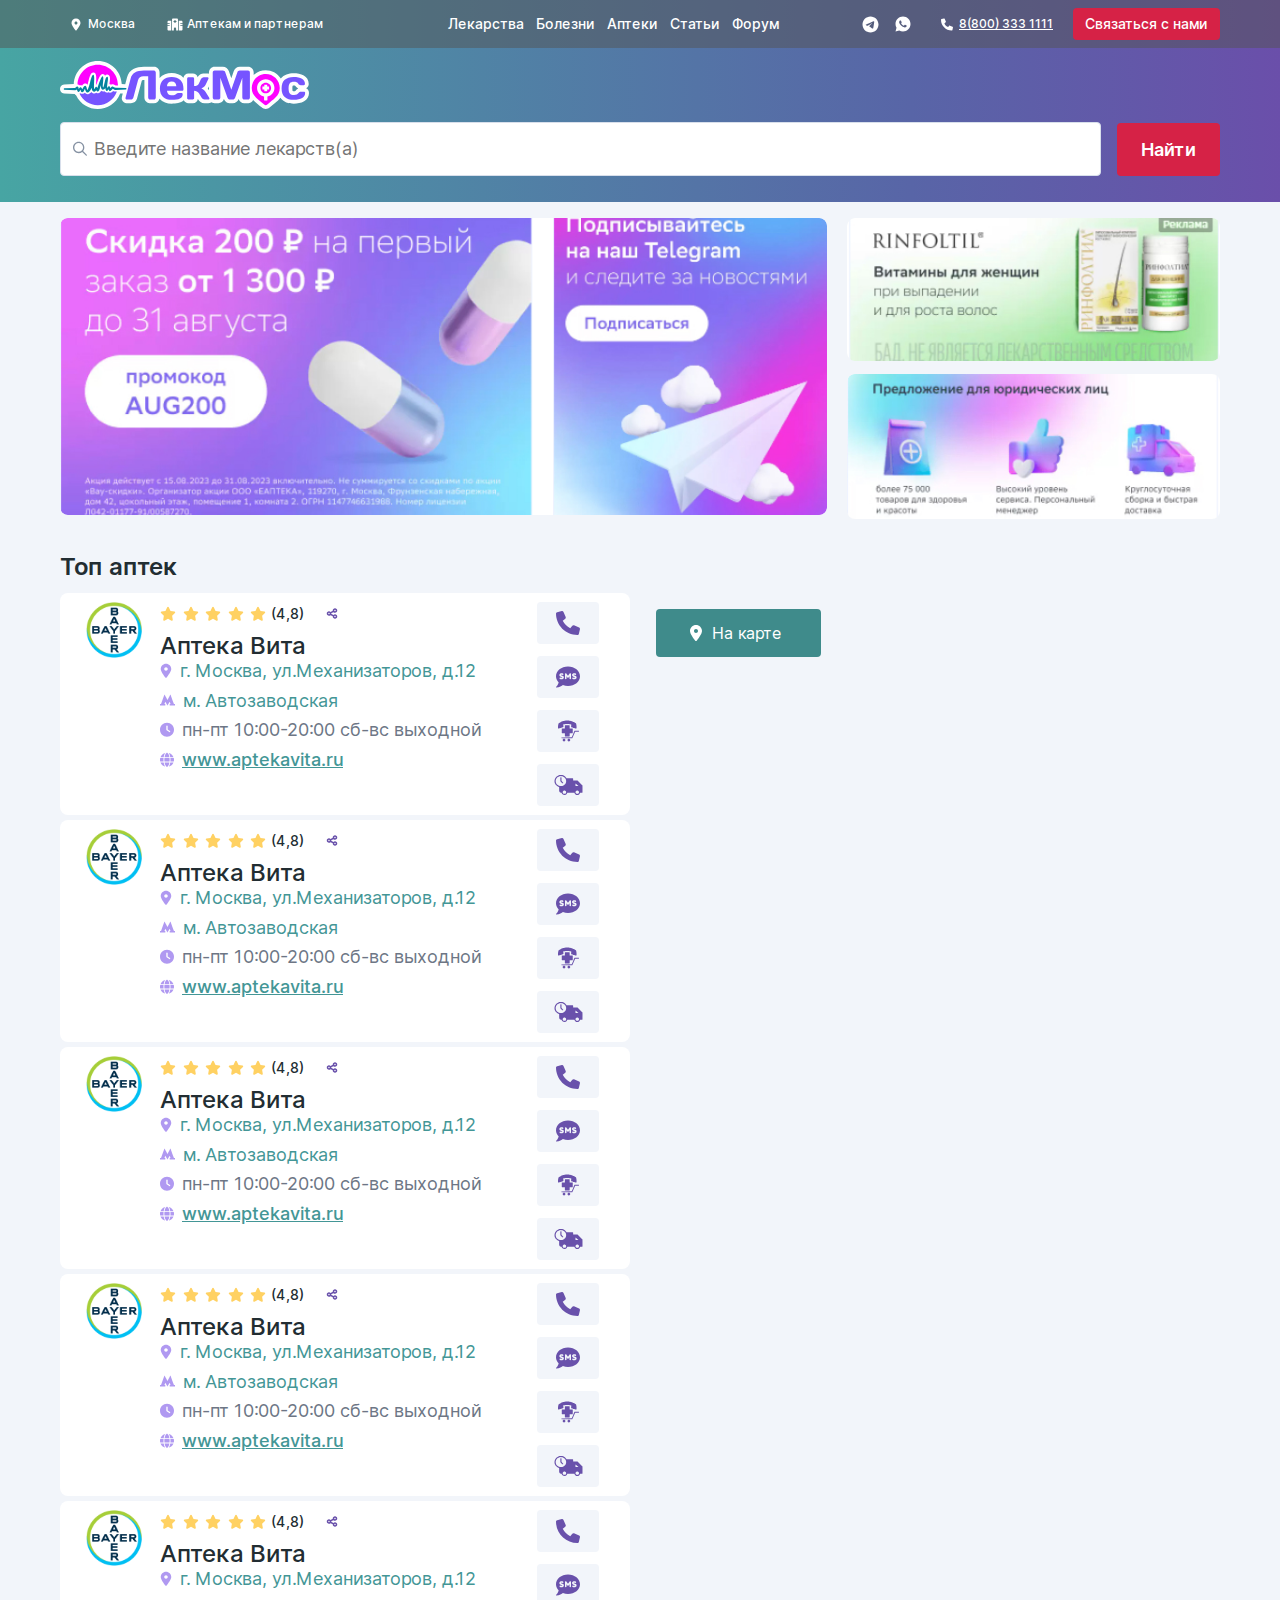
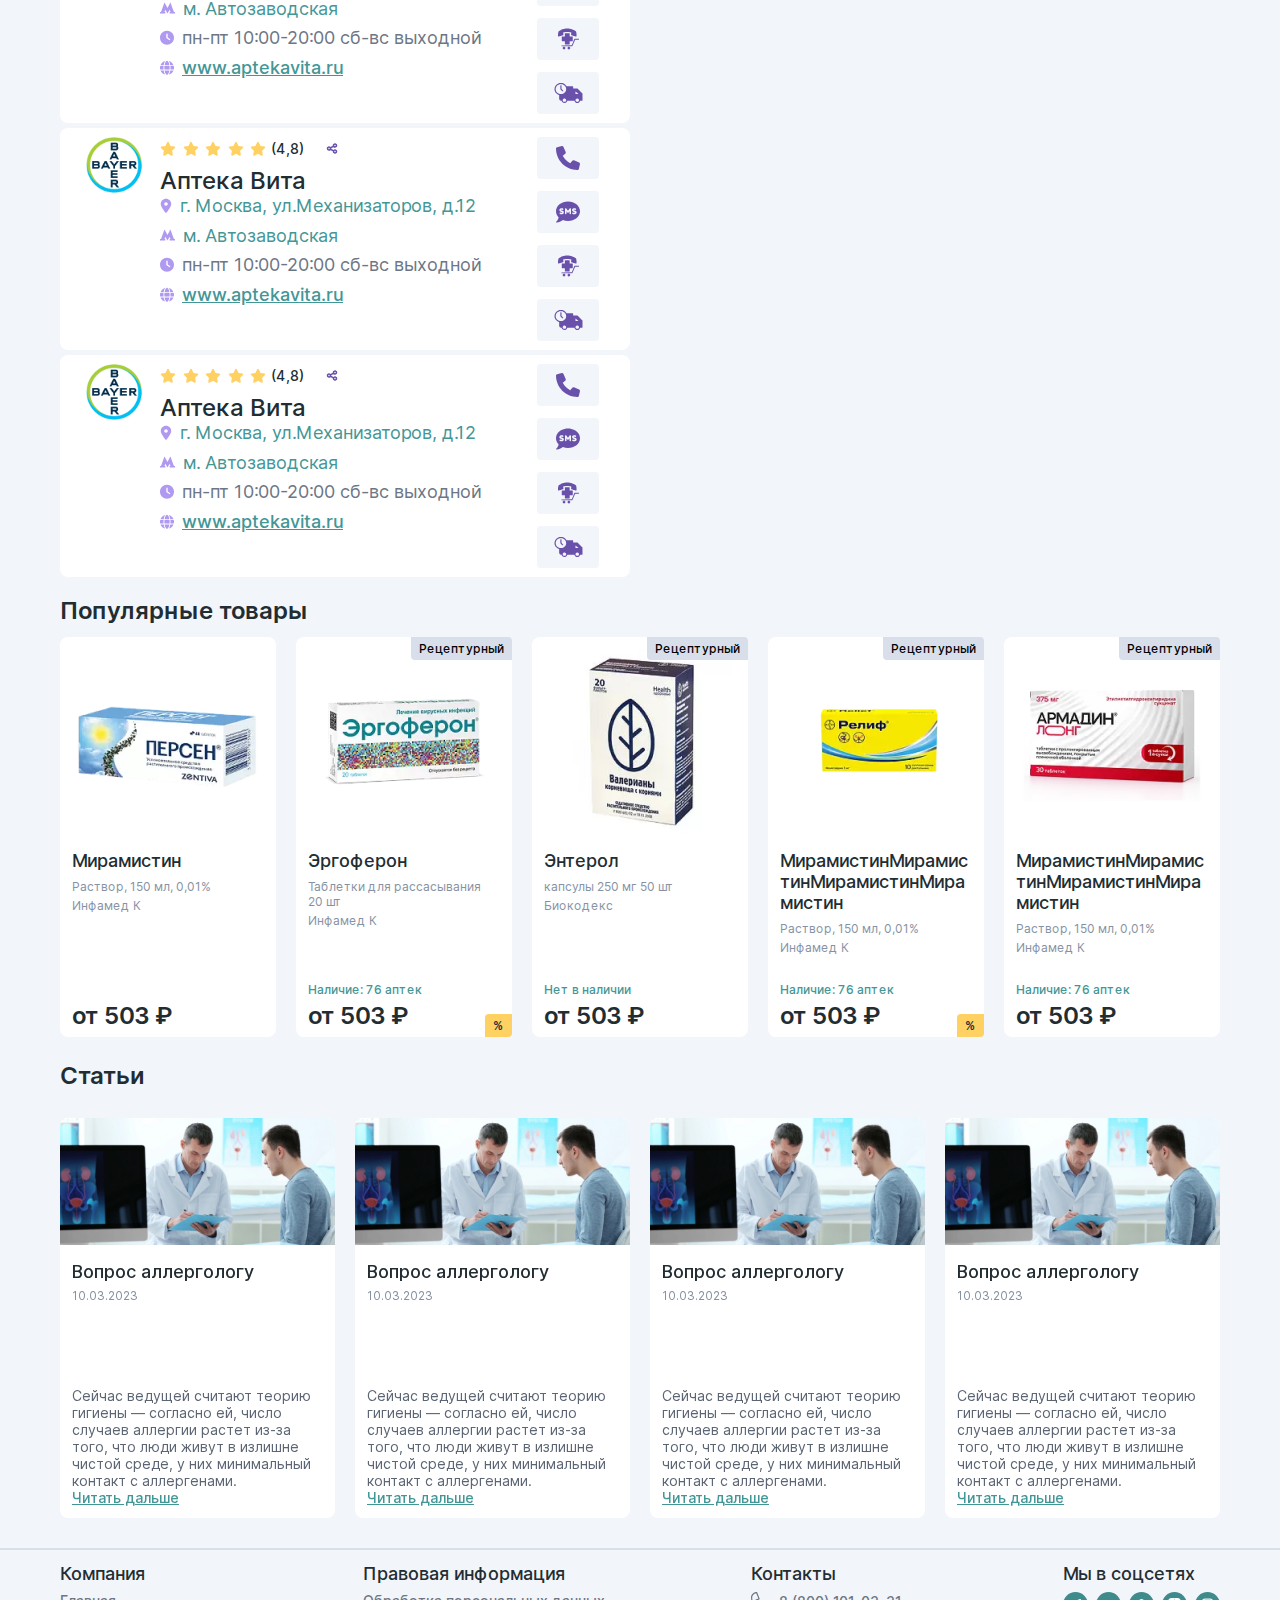
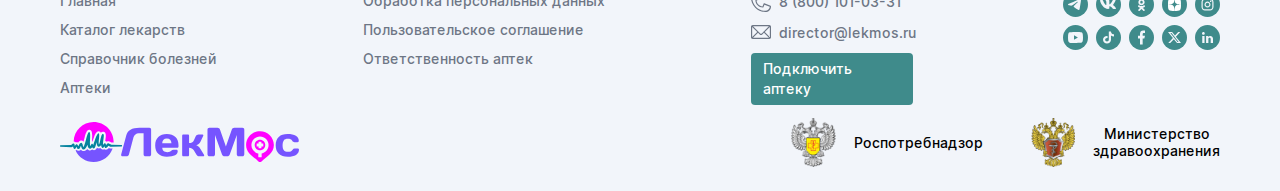
<file: index.html>
<!DOCTYPE html>
<html lang="ru">
  <head>
    <meta charset="UTF-8">
    <meta name="viewport" content="width=device-width, initial-scale=1.0">
    <title>Lekmos</title>
  
    <link rel="preload" href="fonts/Inter-Regular.woff" as="font" type="font/woff" crossorigin>
    <link rel="preload" href="fonts/Inter-Regular.woff2" as="font" type="font/woff" crossorigin>
    <link rel="preload" href="fonts/Inter-Medium.woff" as="font" type="font/woff2" crossorigin>
    <link rel="preload" href="fonts/Inter-Medium.woff2" as="font" type="font/woff2" crossorigin>
    <link rel="preload" href="fonts/Inter-SemiBold.woff" as="font" type="font/woff2" crossorigin>
    <link rel="preload" href="fonts/Inter-SemiBold.woff2" as="font" type="font/woff2" crossorigin>
    <link rel="preload" href="fonts/Inter-Bold.woff" as="font" type="font/woff2" crossorigin>
    <link rel="preload" href="fonts/Inter-Bold.woff2" as="font" type="font/woff2" crossorigin>
    <link rel="preload" href="fonts/fa-regular-400.woff2" as="font" type="font/woff2" crossorigin>
    <link rel="preload" href="fonts/fa-solid-900.woff2" as="font" type="font/woff2" crossorigin>
  
    <link rel="stylesheet" href="css/normalize.css">
    <link rel="stylesheet" href="css/swiper-bundle.min.css">
    <link rel="stylesheet" href="css/bootstrap.min.css">
    <link rel="stylesheet" href="css/style.css">
  
    <script defer src="js/swiper-bundle.min.js"></script>
    <script defer src="js/popper.min.js"></script>
    <script defer src="js/bootstrap.min.js"></script>
    <script src="https://api-maps.yandex.ru/2.1/?apikey=вашAPI-ключ&lang=ru_RU"></script>
    <script defer src="js/script.js"></script>
  </head>
<body id="scroll">
  <header class="header">
    <div class="header-up">
      <div class="container header-up__container">
        <div class="header-up__left-btn">
          <button class="header-up__location" id="modal__btn">
            <svg width="16" height="16" viewBox="0 0 16 16" fill="none" xmlns="http://www.w3.org/2000/svg">
              <path d="M7.4375 14.2188C6.21875 12.6953 3.5 9.0625 3.5 7C3.5 4.51562 5.49219 2.5 8 2.5C10.4844 2.5 12.5 4.51562 12.5 7C12.5 9.0625 9.75781 12.6953 8.53906 14.2188C8.25781 14.5703 7.71875 14.5703 7.4375 14.2188ZM8 8.5C8.82031 8.5 9.5 7.84375 9.5 7C9.5 6.17969 8.82031 5.5 8 5.5C7.15625 5.5 6.5 6.17969 6.5 7C6.5 7.84375 7.15625 8.5 8 8.5Z" fill="white"/>
            </svg>
            Москва
          </button>
          <a href="for_pharmacies.html" class="header-up__connect">
            <svg width="16" height="16" viewBox="0 0 16 16" fill="none" xmlns="http://www.w3.org/2000/svg">
              <path d="M5 3.625C5 3.01562 5.49219 2.5 6.125 2.5H9.875C10.4844 2.5 11 3.01562 11 3.625V14.5H9.125V12.625C9.125 12.0156 8.60938 11.5 8 11.5C7.36719 11.5 6.875 12.0156 6.875 12.625V14.5H5V3.625ZM7.8125 4C7.60156 4 7.4375 4.1875 7.4375 4.375V4.9375H6.875C6.66406 4.9375 6.5 5.125 6.5 5.3125V5.6875C6.5 5.89844 6.66406 6.0625 6.875 6.0625H7.4375V6.625C7.4375 6.83594 7.60156 7 7.8125 7H8.1875C8.375 7 8.5625 6.83594 8.5625 6.625V6.0625H9.125C9.3125 6.0625 9.5 5.89844 9.5 5.6875V5.3125C9.5 5.125 9.3125 4.9375 9.125 4.9375H8.5625V4.375C8.5625 4.1875 8.375 4 8.1875 4H7.8125ZM4.25 4.75V14.5H1.625C0.992188 14.5 0.5 14.0078 0.5 13.375V10H2.375C2.5625 10 2.75 9.83594 2.75 9.625C2.75 9.4375 2.5625 9.25 2.375 9.25H0.5V7.75H2.375C2.5625 7.75 2.75 7.58594 2.75 7.375C2.75 7.1875 2.5625 7 2.375 7H0.5V5.875C0.5 5.26562 0.992188 4.75 1.625 4.75H4.25ZM14.375 4.75C14.9844 4.75 15.5 5.26562 15.5 5.875V7H13.625C13.4141 7 13.25 7.1875 13.25 7.375C13.25 7.58594 13.4141 7.75 13.625 7.75H15.5V9.25H13.625C13.4141 9.25 13.25 9.4375 13.25 9.625C13.25 9.83594 13.4141 10 13.625 10H15.5V13.375C15.5 14.0078 14.9844 14.5 14.375 14.5H11.75V4.75H14.375Z" fill="white"/>
            </svg>
            <span class="header-up__connect-text">Аптекам и партнерам</span>
          </a>
        </div>
        <div class="modal" id="modal-connect">
          <div class="modal-content">
            <div class="modal-up">
              <button class="modal__btn-close modal-connect__btn-close"></button>
              <h2 class="modal-heading">Хотите разместить свою аптеку?</h2>
            </div>
            <div class="modal-main">
              <p class="modal-main__descr">Для размещения в информационной справке на сайте www.lekmos.ru и в голосовой электронной справке, заполните форму и наши менеджеры с вами свяжутся.</p>
              <form class="modal-form" action="#" autocomplete="off">
                <div class="input-box">
                  <label class="modal__label-form" for="name">Название аптеки (аптечной сети)</label>
                  <input class="modal__input-form" id="name" type="text" aria-label="Введите название аптеки" name="name">
                </div>
                <div class="input-box">
                  <label class="modal__label-form" for="email">E-mail</label>
                  <input class="modal__input-form" id="email" type="email" aria-label="Введите email" name="email">
                </div>
                <div class="input-box">
                  <label class="modal__label-form" for="phone">Телефон</label>
                  <input class="modal__input-form" id="phone" type="text" aria-label="Введите телефон" name="phone">
                </div>
                <div class="input-box">
                  <label class="modal__label-form" for="contact">Контактное лицо</label>
                  <input class="modal__input-form" id="contact" type="text" aria-label="Введите имя" name="contact">
                </div>
                <div class="modal-main__bottom">
                  <p class="modal-main__descr modal-main__descr-bottom">Либо свяжитесь с нами по адресам <a class="modal-link" href="mail:director@lekmos.ru">director@lekmos.ru </a><a class="modal-link" href="mail:admin@lekmos.ru">admin@lekmos.ru</a></p>
                  <p class="modal-main__descr modal-main__descr-bottom">или телефонам: <a class="modal-main__descr" href="tel:+79262440164">+7&nbsp;(926)&nbsp;244-01-64, </a><a class="modal-main__descr" href="tel:+79859927773">+7&nbsp;(985)&nbsp;992-77-73, </a><a class="modal-main__descr" href="tel:+79258804108">+7&nbsp;(925)&nbsp;880-41-08 </a><a class="modal-main__descr" href="tel:+79911256701">+7&nbsp;(991)&nbsp;125-67-01</a></p>
                </div>
                <button class="modal-main__btn green-btn" type="submit">Отправить</button>
              </form>
            </div>
          </div>
        </div>
        <div class="modal" id="modal-final">
          <div class="modal-content modal-content__final">
            <div class="modal-up">
              <button class="modal__btn-close modal-final__btn-close"></button>
              <h2 class="modal-heading">Данные отправлены</h2>
            </div>
            <div class="modal-main modal-main__final">
              <p class="modal-final__descr">
                <span class="modal-final__text">Благодарим за регистрацию!</span>
                <span class="modal-final__text">Наши менеджеры свяжутся с вами в ближайшее время</span>
              </p>
              <button class="modal-final__btn green-btn">ОК</button>
            </div>
          </div>
        </div>
        <div class="modal" id="modal__city">
          <div class="modal-content">
            <button class="modal__btn-close" id="close-city-btn"></button>
            <h2 class="modal-heading modal-heading__city">Выберите город</h2>
            <div class="modal-cont">
              <div class="modal-city">
                <ul class="modal-city__top-list">
                  <li class="modal-city__top-item"><a class="modal-city__top-link" href="#">Москва</a></li>
                  <li class="modal-city__top-item"><a class="modal-city__top-link" href="#">Санкт-Петербург</a></li>
                  <li class="modal-city__top-item"><a class="modal-city__top-link" href="#">Новосибирск</a></li>
                  <li class="modal-city__top-item"><a class="modal-city__top-link" href="#">Самара</a></li>
                  <li class="modal-city__top-item"><a class="modal-city__top-link" href="#">Казань</a></li>
                </ul>
                <form class="modal-city__form" action="#" autocomplete="off">
                  <div class="input-box modal-city__input-box">
                    <label class="modal-city__label" for="GET-name">Введите название города
                    </label>
                    <input class="modal-city__input" id="GET-name" type="text" aria-label="Введите город" placeholder="" name="name">
                  </div>
                  <button class="modal-city__form-btn" type="submit" aria-label="Начать поиск">
                    <svg width="24" height="24" viewBox="0 0 24 24" fill="none" xmlns="http://www.w3.org/2000/svg">
                      <path d="M11 20C15.9706 20 20 15.9706 20 11C20 6.02944 15.9706 2 11 2C6.02944 2 2 6.02944 2 11C2 15.9706 6.02944 20 11 20Z" stroke="#3F8B8B"/>
                      <path d="M22.0009 21.9999L18.7832 18.7822" stroke="#3F8B8B"/>
                    </svg>
                  </button>
                </form>
                <ul class="modal-city__bottom-list">
                  <li class="modal-city__top-item"><a class="modal-city__bottom-link" href="#">Брянск</a></li>
                  <li class="modal-city__top-item"><a class="modal-city__bottom-link" href="#">Брянск</a></li>
                  <li class="modal-city__top-item"><a class="modal-city__bottom-link" href="#">Брянск</a></li>
                  <li class="modal-city__top-item"><a class="modal-city__bottom-link" href="#">Брянск</a></li>
                  <li class="modal-city__top-item"><a class="modal-city__bottom-link" href="#">Дятьково</a></li>
                  <li class="modal-city__top-item"><a class="modal-city__bottom-link" href="#">Дятьково</a></li>
                  <li class="modal-city__top-item"><a class="modal-city__bottom-link" href="#">Дятьково</a></li>
                  <li class="modal-city__top-item"><a class="modal-city__bottom-link" href="#">Дятьково</a></li>
                  <li class="modal-city__top-item"><a class="modal-city__bottom-link" href="#">Клинцы</a></li>
                  <li class="modal-city__top-item"><a class="modal-city__bottom-link" href="#">Клинцы</a></li>
                  <li class="modal-city__top-item"><a class="modal-city__bottom-link" href="#">Клинцы</a></li>
                  <li class="modal-city__top-item"><a class="modal-city__bottom-link" href="#">Клинцы</a></li>
                  <li class="modal-city__top-item"><a class="modal-city__bottom-link" href="#">Новозыбков</a></li>
                  <li class="modal-city__top-item"><a class="modal-city__bottom-link" href="#">Новозыбков</a></li>
                  <li class="modal-city__top-item"><a class="modal-city__bottom-link" href="#">Новозыбков</a></li>
                  <li class="modal-city__top-item"><a class="modal-city__bottom-link" href="#">Новозыбков</a></li>
                  <li class="modal-city__top-item"><a class="modal-city__bottom-link" href="#">Унеча</a></li>
                  <li class="modal-city__top-item"><a class="modal-city__bottom-link" href="#">Унеча</a></li>
                  <li class="modal-city__top-item"><a class="modal-city__bottom-link" href="#">Унеча</a></li>
                  <li class="modal-city__top-item"><a class="modal-city__bottom-link" href="#">Унеча</a></li>
                  <li class="modal-city__top-item"><a class="modal-city__bottom-link" href="#">Бытошь</a></li>
                  <li class="modal-city__top-item"><a class="modal-city__bottom-link" href="#">Бытошь</a></li>
                  <li class="modal-city__top-item"><a class="modal-city__bottom-link" href="#">Бытошь</a></li>
                  <li class="modal-city__top-item"><a class="modal-city__bottom-link" href="#">Бытошь</a></li>
                  <li class="modal-city__top-item"><a class="modal-city__bottom-link" href="#">Выгоничи</a></li>
                  <li class="modal-city__top-item"><a class="modal-city__bottom-link" href="#">Выгоничи</a></li>
                  <li class="modal-city__top-item"><a class="modal-city__bottom-link" href="#">Выгоничи</a></li>
                  <li class="modal-city__top-item"><a class="modal-city__bottom-link" href="#">Выгоничи</a></li>
                  <li class="modal-city__top-item"><a class="modal-city__bottom-link" href="#">Глинищево</a></li>
                  <li class="modal-city__top-item"><a class="modal-city__bottom-link" href="#">Глинищево</a></li>
                  <li class="modal-city__top-item"><a class="modal-city__bottom-link" href="#">Глинищево</a></li>
                  <li class="modal-city__top-item"><a class="modal-city__bottom-link" href="#">Глинищево</a></li>
                </ul>
              </div>
            </div>
          </div>
        </div>
        <nav>
          <ul class="header-up__list">
            <li class="header-up__item"><a class="header-up__link" href="catalog.html">Лекарства</a></li>
            <li class="header-up__item"><a class="header-up__link" href="health.html">Болезни</a></li>
            <li class="header-up__item"><a class="header-up__link" href="pharmacies.html">Аптеки</a></li>
            <li class="header-up__item"><a class="header-up__link" href="article.html">Статьи</a></li>
            <li class="header-up__item"><a class="header-up__link" href="#">Форум</a></li>
          </ul>
        </nav>
        <button class="header-burger" aria-label="Открыть или закрыть меню"></button>
        <div class="header-mobile__burger-menu">
          <nav class="header-mobile__burger-nav">
            <ul class="header-mobile__list">
              <li class="header-mobile__item"><a class="header-mobile__link" href="catalog.html">Лекарства</a></li>
              <li class="header-mobile__item"><a class="header-mobile__link" href="health.html">Болезни</a></li>
              <li class="header-mobile__item"><a class="header-mobile__link" href="pharmacies.html">Аптеки</a></li>
              <li class="header-mobile__item"><a class="header-mobile__link" href="article.html">Статьи</a></li>
              <li class="header-mobile__item"><a class="header-mobile__link" href="#">Форум</a></li>
            </ul>
          </nav>
          <div class="header-mobile__bottom">
            <span class="header-mobile__social-title">Связаться</span>
            <ul class="header-mobile__social-list">
              <li class="header-up__social-item">
                <a class="section-hero__icon" href="tel:+78003331111" aria-label="Позвонить">
                  <svg width="23" height="23" viewBox="0 0 23 23" fill="none" xmlns="http://www.w3.org/2000/svg">
                    <path d="M21.957 17.3789L20.9258 21.7188C20.7969 22.3633 20.2812 22.793 19.6367 22.793C8.80859 22.75 0 13.9414 0 3.11328C0 2.46875 0.386719 1.95312 1.03125 1.82422L5.37109 0.792969C5.97266 0.664062 6.61719 1.00781 6.875 1.56641L8.89453 6.25C9.10938 6.80859 8.98047 7.45312 8.50781 7.79688L6.1875 9.6875C7.64844 12.6523 10.0547 15.0586 13.0625 16.5195L14.9531 14.1992C15.2969 13.7695 15.9414 13.5977 16.5 13.8125L21.1836 15.832C21.7422 16.1328 22.0859 16.7773 21.957 17.3789Z" fill="#6951AB"/>
                  </svg>
                </a>
              </li>
              <li class="header-up__social-item header-mobile__social-item">
                <a class="header-up__icon" href="#" aria-label="Ссылка на чат в Телеграм">
                  <svg width="30" height="30" viewBox="0 0 30 30" fill="none" xmlns="http://www.w3.org/2000/svg">
                    <path d="M15 3C8.376 3 3 8.376 3 15C3 21.624 8.376 27 15 27C21.624 27 27 21.624 27 15C27 8.376 21.624 3 15 3ZM20.568 11.16C20.388 13.056 19.608 17.664 19.212 19.788C19.044 20.688 18.708 20.988 18.396 21.024C17.7 21.084 17.172 20.568 16.5 20.124C15.444 19.428 14.844 18.996 13.824 18.324C12.636 17.544 13.404 17.112 14.088 16.416C14.268 16.236 17.34 13.44 17.4 13.188C17.4083 13.1498 17.4072 13.1102 17.3968 13.0726C17.3863 13.0349 17.3668 13.0004 17.34 12.972C17.268 12.912 17.172 12.936 17.088 12.948C16.98 12.972 15.3 14.088 12.024 16.296C11.544 16.62 11.112 16.788 10.728 16.776C10.296 16.764 9.48 16.536 8.868 16.332C8.112 16.092 7.524 15.96 7.572 15.54C7.596 15.324 7.896 15.108 8.46 14.88C11.964 13.356 14.292 12.348 15.456 11.868C18.792 10.476 19.476 10.236 19.932 10.236C20.028 10.236 20.256 10.26 20.4 10.38C20.52 10.476 20.556 10.608 20.568 10.704C20.556 10.776 20.58 10.992 20.568 11.16Z" fill="#6951AB"/>
                  </svg>
                </a>
              </li>
              <li class="header-up__social-item header-mobile__social-item">
                <a class="header-up__icon" href="#" aria-label="Ссылка на чат What's app">
                  <svg width="27" height="27" viewBox="0 0 27 27" fill="none" xmlns="http://www.w3.org/2000/svg">
                    <path d="M13.5012 2.25C19.7146 2.25 24.7512 7.28663 24.7512 13.5C24.7512 19.7134 19.7146 24.75 13.5012 24.75C11.5131 24.7532 9.55998 24.2271 7.84249 23.2256L2.25574 24.75L3.77674 19.161C2.77447 17.443 2.24792 15.489 2.25124 13.5C2.25124 7.28663 7.28786 2.25 13.5012 2.25ZM9.66724 8.2125L9.44224 8.2215C9.29657 8.23037 9.15421 8.26864 9.02374 8.334C8.9017 8.40311 8.7903 8.4895 8.69299 8.5905C8.55799 8.71763 8.48149 8.82788 8.39936 8.93475C7.98325 9.47577 7.75921 10.14 7.76261 10.8225C7.76486 11.3737 7.90886 11.9104 8.13386 12.4121C8.59399 13.4269 9.35111 14.5012 10.3501 15.4969C10.5909 15.7365 10.8271 15.9773 11.0814 16.2011C12.3227 17.294 13.8019 18.0822 15.4014 18.5029L16.0404 18.6007C16.2485 18.612 16.4566 18.5963 16.6659 18.5861C16.9935 18.5692 17.3134 18.4805 17.603 18.3263C17.7503 18.2504 17.8941 18.1678 18.0339 18.0787C18.0339 18.0787 18.0822 18.0472 18.1745 17.9775C18.3264 17.865 18.4197 17.7851 18.5457 17.6535C18.6391 17.5568 18.7201 17.4431 18.782 17.3138C18.8697 17.1304 18.9575 16.7805 18.9935 16.4891C19.0205 16.2664 19.0126 16.1449 19.0092 16.0695C19.0047 15.9491 18.9046 15.8243 18.7955 15.7714L18.1407 15.4778C18.1407 15.4778 17.162 15.0514 16.5635 14.7791C16.5009 14.7518 16.4338 14.7361 16.3655 14.733C16.2885 14.7251 16.2107 14.7338 16.1374 14.7584C16.064 14.783 15.9968 14.8231 15.9402 14.8759C15.9346 14.8736 15.8592 14.9377 15.0459 15.9233C14.9992 15.986 14.9349 16.0334 14.8611 16.0594C14.7874 16.0855 14.7076 16.089 14.6319 16.0695C14.5586 16.0498 14.4868 16.025 14.417 15.9953C14.2775 15.9368 14.2291 15.9142 14.1335 15.8737C13.4878 15.592 12.89 15.2113 12.3616 14.7454C12.2199 14.6216 12.0882 14.4866 11.9532 14.3561C11.5106 13.9323 11.1249 13.4528 10.8057 12.9296L10.7394 12.8228C10.6917 12.7509 10.6531 12.6735 10.6246 12.5921C10.5819 12.4268 10.6932 12.294 10.6932 12.294C10.6932 12.294 10.9666 11.9948 11.0937 11.8327C11.2175 11.6753 11.3221 11.5223 11.3896 11.4131C11.5224 11.1994 11.564 10.98 11.4942 10.8101C11.1792 10.0406 10.853 9.2745 10.5177 8.514C10.4514 8.36325 10.2545 8.25525 10.0756 8.23387C10.0149 8.22712 9.95411 8.22038 9.89336 8.21588C9.74228 8.20837 9.59089 8.20987 9.43999 8.22038L9.66611 8.21137L9.66724 8.2125Z" fill="#6951AB"/>
                  </svg>
                </a>
              </li>
              <li class="header-up__social-item header-mobile__social-item">
                <a class="header-up__icon" href="https://vk.com/lekmos" aria-label="Ссылка на группу вконтакте">
                  <svg width="25" height="25" viewBox="0 0 25 25" fill="none" xmlns="http://www.w3.org/2000/svg">
                    <circle cx="12.5" cy="12.5" r="12.5" fill="#6951AB"/>
                    <path fill-rule="evenodd" clip-rule="evenodd" d="M17.6051 16.9988H19.3566C19.856 16.9988 20.1069 16.7624 19.9568 16.3009C19.5799 15.5823 19.0816 14.9262 18.4814 14.3597C18.2803 14.1348 18.0319 13.9046 17.8096 13.6987C17.5753 13.4817 17.3704 13.2916 17.2809 13.164C17.0168 12.8446 17.0925 12.7025 17.2809 12.4298C18.2066 11.2383 18.9946 9.95599 19.6315 8.60518C19.7431 8.25056 19.6315 8.00165 19.1069 8.00165H17.3554C17.1913 7.99083 17.0279 8.03135 16.8903 8.11653C16.8375 8.14928 16.7896 8.18813 16.7476 8.23169C16.6799 8.30161 16.627 8.38403 16.5931 8.47449C16.0535 9.69625 15.3288 10.8373 14.4418 11.8615C14.0288 12.2524 13.8548 12.3707 13.6291 12.3707C13.5526 12.3707 13.4533 12.3162 13.3975 12.1703C13.371 12.1012 13.3542 12.0113 13.3542 11.8967V8.60518C13.3542 8.17897 13.2293 8.00165 12.8536 8.00165H10.1021C9.98981 7.99722 9.88009 8.03439 9.79629 8.10516C9.71238 8.17619 9.66112 8.27526 9.65308 8.38125C9.65308 8.53636 9.74563 8.64569 9.86376 8.78499C10.0524 9.00753 10.306 9.30667 10.3518 9.99066V12.4298C10.3518 12.9628 10.2533 13.0571 10.0276 13.0571C9.4394 13.0571 7.98921 10.9977 7.13925 8.62905C6.96282 8.19146 6.80074 8.00165 6.35056 8.00165H4.60024C4.09965 8.00165 4 8.22669 4 8.4756C4.45737 10.4852 5.40359 12.3662 6.76352 13.9687C7.33636 14.8383 8.11919 15.5665 9.04754 16.0936C9.97589 16.6207 11.0232 16.9311 12.1033 16.9999C13.2161 16.9999 13.3542 16.7635 13.3542 16.36V14.8688C13.3542 14.3949 13.4538 14.3006 13.8164 14.3006C14.0793 14.3006 14.5174 14.4188 15.5547 15.3655C15.9101 15.7022 16.1772 15.9835 16.3945 16.2127C16.9039 16.7493 17.1407 16.9988 17.6051 16.9988Z" fill="#F2F5FA"/>
                  </svg>
                </a>
              </li>
            </ul>
          </div>
        </div>
        <div class="header-up__right-btn">
          <a class="header-up__tg-btn" href="#" aria-label="Ссылка на чат в Телеграм"></a>
          <a class="header-up__wa-btn" href="#" aria-label="Ссылка на чат What's app"></a>
          <a href="tel:+78003331111" class="header-up__phone-btn">
            <svg class="header-up__contacts-icon" width="16" height="16" viewBox="0 0 16 16" fill="none" xmlns="http://www.w3.org/2000/svg">
              <path d="M13.9766 11.5703L13.4141 13.9375C13.3438 14.2891 13.0625 14.5234 12.7109 14.5234C6.80469 14.5 2 9.69531 2 3.78906C2 3.4375 2.21094 3.15625 2.5625 3.08594L4.92969 2.52344C5.25781 2.45312 5.60938 2.64062 5.75 2.94531L6.85156 5.5C6.96875 5.80469 6.89844 6.15625 6.64062 6.34375L5.375 7.375C6.17188 8.99219 7.48438 10.3047 9.125 11.1016L10.1562 9.83594C10.3438 9.60156 10.6953 9.50781 11 9.625L13.5547 10.7266C13.8594 10.8906 14.0469 11.2422 13.9766 11.5703Z" fill="white"/>
            </svg>
            <span class="header-up__contacts-text">8(800)&nbsp;333&nbsp;1111</span>
          </a>
          <button class="red-btn header-up__btn btnsConnect">Связаться с нами</button>
        </div>
      </div>
      <div class="header-middle container">
        <a href="tel:+78003331111" class="header-middle__phone-btn">
          <svg class="header-up__contacts-icon" width="16" height="16" viewBox="0 0 16 16" fill="none" xmlns="http://www.w3.org/2000/svg">
            <path d="M13.9766 11.5703L13.4141 13.9375C13.3438 14.2891 13.0625 14.5234 12.7109 14.5234C6.80469 14.5 2 9.69531 2 3.78906C2 3.4375 2.21094 3.15625 2.5625 3.08594L4.92969 2.52344C5.25781 2.45312 5.60938 2.64062 5.75 2.94531L6.85156 5.5C6.96875 5.80469 6.89844 6.15625 6.64062 6.34375L5.375 7.375C6.17188 8.99219 7.48438 10.3047 9.125 11.1016L10.1562 9.83594C10.3438 9.60156 10.6953 9.50781 11 9.625L13.5547 10.7266C13.8594 10.8906 14.0469 11.2422 13.9766 11.5703Z" fill="white"/>
          </svg>
          <span class="header-up__contacts-text">8(800)&nbsp;333&nbsp;1111</span>
        </a>
        <ul class="header-middle__social-list">
          <li class="header-middle__social-item">
            <a class="header-up__icon" href="#" aria-label="Ссылка на чат в Телеграм">
              <svg width="30" height="30" viewBox="0 0 30 30" fill="none" xmlns="http://www.w3.org/2000/svg">
                <path d="M15 3C8.376 3 3 8.376 3 15C3 21.624 8.376 27 15 27C21.624 27 27 21.624 27 15C27 8.376 21.624 3 15 3ZM20.568 11.16C20.388 13.056 19.608 17.664 19.212 19.788C19.044 20.688 18.708 20.988 18.396 21.024C17.7 21.084 17.172 20.568 16.5 20.124C15.444 19.428 14.844 18.996 13.824 18.324C12.636 17.544 13.404 17.112 14.088 16.416C14.268 16.236 17.34 13.44 17.4 13.188C17.4083 13.1498 17.4072 13.1102 17.3968 13.0726C17.3863 13.0349 17.3668 13.0004 17.34 12.972C17.268 12.912 17.172 12.936 17.088 12.948C16.98 12.972 15.3 14.088 12.024 16.296C11.544 16.62 11.112 16.788 10.728 16.776C10.296 16.764 9.48 16.536 8.868 16.332C8.112 16.092 7.524 15.96 7.572 15.54C7.596 15.324 7.896 15.108 8.46 14.88C11.964 13.356 14.292 12.348 15.456 11.868C18.792 10.476 19.476 10.236 19.932 10.236C20.028 10.236 20.256 10.26 20.4 10.38C20.52 10.476 20.556 10.608 20.568 10.704C20.556 10.776 20.58 10.992 20.568 11.16Z" fill="#6951AB"/>
              </svg>
            </a>
          </li>
          <li class="header-middle__social-item">
            <a class="header-up__icon header-middle__icon" href="#" aria-label="Ссылка на чат What's app">
              <svg width="27" height="27" viewBox="0 0 27 27" fill="none" xmlns="http://www.w3.org/2000/svg">
                <path d="M13.5012 2.25C19.7146 2.25 24.7512 7.28663 24.7512 13.5C24.7512 19.7134 19.7146 24.75 13.5012 24.75C11.5131 24.7532 9.55998 24.2271 7.84249 23.2256L2.25574 24.75L3.77674 19.161C2.77447 17.443 2.24792 15.489 2.25124 13.5C2.25124 7.28663 7.28786 2.25 13.5012 2.25ZM9.66724 8.2125L9.44224 8.2215C9.29657 8.23037 9.15421 8.26864 9.02374 8.334C8.9017 8.40311 8.7903 8.4895 8.69299 8.5905C8.55799 8.71763 8.48149 8.82788 8.39936 8.93475C7.98325 9.47577 7.75921 10.14 7.76261 10.8225C7.76486 11.3737 7.90886 11.9104 8.13386 12.4121C8.59399 13.4269 9.35111 14.5012 10.3501 15.4969C10.5909 15.7365 10.8271 15.9773 11.0814 16.2011C12.3227 17.294 13.8019 18.0822 15.4014 18.5029L16.0404 18.6007C16.2485 18.612 16.4566 18.5963 16.6659 18.5861C16.9935 18.5692 17.3134 18.4805 17.603 18.3263C17.7503 18.2504 17.8941 18.1678 18.0339 18.0787C18.0339 18.0787 18.0822 18.0472 18.1745 17.9775C18.3264 17.865 18.4197 17.7851 18.5457 17.6535C18.6391 17.5568 18.7201 17.4431 18.782 17.3138C18.8697 17.1304 18.9575 16.7805 18.9935 16.4891C19.0205 16.2664 19.0126 16.1449 19.0092 16.0695C19.0047 15.9491 18.9046 15.8243 18.7955 15.7714L18.1407 15.4778C18.1407 15.4778 17.162 15.0514 16.5635 14.7791C16.5009 14.7518 16.4338 14.7361 16.3655 14.733C16.2885 14.7251 16.2107 14.7338 16.1374 14.7584C16.064 14.783 15.9968 14.8231 15.9402 14.8759C15.9346 14.8736 15.8592 14.9377 15.0459 15.9233C14.9992 15.986 14.9349 16.0334 14.8611 16.0594C14.7874 16.0855 14.7076 16.089 14.6319 16.0695C14.5586 16.0498 14.4868 16.025 14.417 15.9953C14.2775 15.9368 14.2291 15.9142 14.1335 15.8737C13.4878 15.592 12.89 15.2113 12.3616 14.7454C12.2199 14.6216 12.0882 14.4866 11.9532 14.3561C11.5106 13.9323 11.1249 13.4528 10.8057 12.9296L10.7394 12.8228C10.6917 12.7509 10.6531 12.6735 10.6246 12.5921C10.5819 12.4268 10.6932 12.294 10.6932 12.294C10.6932 12.294 10.9666 11.9948 11.0937 11.8327C11.2175 11.6753 11.3221 11.5223 11.3896 11.4131C11.5224 11.1994 11.564 10.98 11.4942 10.8101C11.1792 10.0406 10.853 9.2745 10.5177 8.514C10.4514 8.36325 10.2545 8.25525 10.0756 8.23387C10.0149 8.22712 9.95411 8.22038 9.89336 8.21588C9.74228 8.20837 9.59089 8.20987 9.43999 8.22038L9.66611 8.21137L9.66724 8.2125Z" fill="#6951AB"/>
              </svg>
            </a>
          </li>
          <li class="header-middle__social-item">
            <a class="header-up__icon" href="https://vk.com/lekmos" aria-label="Ссылка на группу вконтакте">
              <svg width="25" height="25" viewBox="0 0 25 25" fill="none" xmlns="http://www.w3.org/2000/svg">
                <circle cx="12.5" cy="12.5" r="12.5" fill="#6951AB"/>
                <path fill-rule="evenodd" clip-rule="evenodd" d="M17.6051 16.9988H19.3566C19.856 16.9988 20.1069 16.7624 19.9568 16.3009C19.5799 15.5823 19.0816 14.9262 18.4814 14.3597C18.2803 14.1348 18.0319 13.9046 17.8096 13.6987C17.5753 13.4817 17.3704 13.2916 17.2809 13.164C17.0168 12.8446 17.0925 12.7025 17.2809 12.4298C18.2066 11.2383 18.9946 9.95599 19.6315 8.60518C19.7431 8.25056 19.6315 8.00165 19.1069 8.00165H17.3554C17.1913 7.99083 17.0279 8.03135 16.8903 8.11653C16.8375 8.14928 16.7896 8.18813 16.7476 8.23169C16.6799 8.30161 16.627 8.38403 16.5931 8.47449C16.0535 9.69625 15.3288 10.8373 14.4418 11.8615C14.0288 12.2524 13.8548 12.3707 13.6291 12.3707C13.5526 12.3707 13.4533 12.3162 13.3975 12.1703C13.371 12.1012 13.3542 12.0113 13.3542 11.8967V8.60518C13.3542 8.17897 13.2293 8.00165 12.8536 8.00165H10.1021C9.98981 7.99722 9.88009 8.03439 9.79629 8.10516C9.71238 8.17619 9.66112 8.27526 9.65308 8.38125C9.65308 8.53636 9.74563 8.64569 9.86376 8.78499C10.0524 9.00753 10.306 9.30667 10.3518 9.99066V12.4298C10.3518 12.9628 10.2533 13.0571 10.0276 13.0571C9.4394 13.0571 7.98921 10.9977 7.13925 8.62905C6.96282 8.19146 6.80074 8.00165 6.35056 8.00165H4.60024C4.09965 8.00165 4 8.22669 4 8.4756C4.45737 10.4852 5.40359 12.3662 6.76352 13.9687C7.33636 14.8383 8.11919 15.5665 9.04754 16.0936C9.97589 16.6207 11.0232 16.9311 12.1033 16.9999C13.2161 16.9999 13.3542 16.7635 13.3542 16.36V14.8688C13.3542 14.3949 13.4538 14.3006 13.8164 14.3006C14.0793 14.3006 14.5174 14.4188 15.5547 15.3655C15.9101 15.7022 16.1772 15.9835 16.3945 16.2127C16.9039 16.7493 17.1407 16.9988 17.6051 16.9988Z" fill="#F2F5FA"/>
              </svg>
            </a>
          </li>
        </ul>
      </div>
    </div>
    
    <div class="header-down container">
      <div class="header-down__logo">
        <img src="img/Logo-header.svg" alt="Логотип">
      </div>
      <form action="#" class="header-down__form">
        <input class="header-down__form-input" type="text" placeholder="Введите название лекарств(а)">
        <button class="header-down__form-btn red-btn" type="submit">Найти</button> 
      </form>
      <div class="modal-overlay" id="modal-dropdown"></div>
      <div class="header__dropdown-menu">
        <div class="dropdown-menu__item">
          <a class="dropdown-menu__link" href="#">
            <span class="dropdown-menu__name">Цитраль</span>
          </a>
        </div>
        <div class="dropdown-menu__item">
          <a class="dropdown-menu__link" href="#">
            <span class="dropdown-menu__name">Цитрамон П</span>
            <span class="dropdown-menu__count">544 шт от <span class="dropdown-menu__price">17₽</span></span>
          </a>
        </div>
        <div class="dropdown-menu__item">
          <a class="dropdown-menu__link" href="#">
            <span class="dropdown-menu__name">Магния цитрат</span>
            <span class="dropdown-menu__count">16 шт от <span class="dropdown-menu__price">670₽</span></span>
          </a>
        </div>
        <div class="dropdown-menu__item">
          <a class="dropdown-menu__link" href="#">
            <span class="dropdown-menu__name">Висмута трикалия дицитрат</span>
            <span class="dropdown-menu__count">90 шт от <span class="dropdown-menu__price">230₽</span></span>
          </a>
        </div>
        <div class="dropdown-menu__item">
          <a class="dropdown-menu__link" href="#">
            <span class="dropdown-menu__name">Цитрамон П</span>
            <span class="dropdown-menu__count">544 шт от <span class="dropdown-menu__price">17₽</span></span>
          </a>
        </div>
        <div class="dropdown-menu__item">
          <a class="dropdown-menu__link" href="#">
            <span class="dropdown-menu__name">Магния цитрат</span>
            <span class="dropdown-menu__count">16 шт от <span class="dropdown-menu__price">670₽</span></span>
          </a>
        </div>
        <div class="dropdown-menu__item">
          <a class="dropdown-menu__link" href="#">
            <span class="dropdown-menu__name">Висмута трикалия дицитрат</span>
            <span class="dropdown-menu__count">90 шт от <span class="dropdown-menu__price">230₽</span></span>
          </a>
        </div>
        <div class="dropdown-menu__item">
          <a class="dropdown-menu__link" href="#">
            <span class="dropdown-menu__name">Цитрамон П</span>
            <span class="dropdown-menu__count">544 шт от <span class="dropdown-menu__price">17₽</span></span>
          </a>
        </div>
        <div class="dropdown-menu__item">
          <a class="dropdown-menu__link" href="#">
            <span class="dropdown-menu__name">Магния цитрат</span>
            <span class="dropdown-menu__count">16 шт от <span class="dropdown-menu__price">670₽</span></span>
          </a>
        </div>
        <div class="dropdown-menu__item">
          <a class="dropdown-menu__link" href="#">
            <span class="dropdown-menu__name">Висмута трикалия дицитрат Висмута трикалия дицитрат Висмута трикалия дицитрат</span>
            <span class="dropdown-menu__count">90 шт от <span class="dropdown-menu__price">230₽</span></span>
          </a>
        </div>
      </div>
    </div>
  </header>
  <main class="index-main">
    <section class="section-nav container">
      <div class="section-nav__navigation">
        <button class="sw-btn section-nav__btn section-nav__btn-left"></button>
        <button class="sw-btn section-nav__btn section-nav__btn-right"></button>
      </div>
      <div class="section-nav__swiper swiper">
        <div class="swiper-wrapper">
          <a href="#" class="swiper-slide section-nav__slide">
            <img class="section-nav__img" src="img/лек-средства.svg" alt="Лекарственные средства">
            <span class="section-nav__text">Лекарственные средства</span>
          </a>
          <a href="#" class="swiper-slide section-nav__slide">
            <img class="section-nav__img" src="img/бад.svg" alt="БАДы">
            <span class="section-nav__text">БАДы</span>
          </a>
          <a href="#" class="swiper-slide section-nav__slide">
            <img class="section-nav__img" src="img/мед-техника.svg" alt="Мед.техника">
            <span class="section-nav__text">Мед.техника</span>
          </a>
          <a href="#" class="swiper-slide section-nav__slide">
            <img class="section-nav__img" src="img/оптика.svg" alt="Оптика">
            <span class="section-nav__text">Оптика</span>
          </a>
          <a href="#" class="swiper-slide section-nav__slide">
            <img class="section-nav__img" src="img/лек-средства2.svg" alt="Лекарственные средства">
            <span class="section-nav__text">Лекарственные средства</span>
          </a>
          <a href="#" class="swiper-slide section-nav__slide">
            <img class="section-nav__img" src="img/ср-ва-реаб.svg" alt="Средства реабилитации">
            <span class="section-nav__text">Средства реабилитации</span>
          </a>
        </div>
      </div>
    </section>
    <section class="section-banner">
      <ul class="section-banner__list container">
        <li class="section-banner__item">
          <a class="section-banner__link" href="#">
            <picture>
              <source class="section-banner__img" srcset="img/banner-mob.jpg" media="(max-width: 992px)">
              <img class="section-banner__img" src="img/banner1.jpg" alt="Баннер">
            </picture>
            
          </a>
        </li>
        <li class="section-banner__item">
          <a class="section-banner__link" href="#">
            <img class="section-banner__img" src="img/banner2.jpg" alt="Баннер">
          </a>
        </li>
        <li class="section-banner__item">
          <a class="section-banner__link" href="#">
            <img class="section-banner__img" src="img/banner3.jpg" alt="Баннер">
          </a>
        </li>
      </ul>
    </section>
    <section class="section-top">
      <div class="container">
        <h2 class="section-top__heading heading-h2">Топ аптек</h2>
        <div class="section-top__content section-top__content-pos">
          <button class="green-btn section-top__link-map">На карте</button>
          <ul class="section-top__list">
            <li class="section-top__card section-list__card">
              <div class="section-list__card-top">
                <img class="section-top__card-img" src="img/Лого-bayer.svg" alt="Логотип">
                <div class="section-top__card-info">
                <div class="section-top__rating-top">
                  <div class="section-top__rating">
                    <a href="pharma.html" class="section-top__stars">
                      <img class="section-top__stars-icon" src="img/star.svg" alt="Рейтинг">
                      <img class="section-top__stars-icon" src="img/star.svg" alt="Рейтинг">
                      <img class="section-top__stars-icon" src="img/star.svg" alt="Рейтинг">
                      <img class="section-top__stars-icon" src="img/star.svg" alt="Рейтинг">
                      <img class="section-top__stars-icon" src="img/star.svg" alt="Рейтинг">
                    </a>
                    <span class="section-top__stars-text">(4,8)</span>
                  </div>
                  <button class="section-top__btn-repost"></button>
                </div>
                <a href="pharma.html" class="section-top__card-name">Аптека Вита</a>
                <a href="https://yandex.ru/maps/-/CDUyQSjM" class="section-top__text section-top__address">
                  <svg width="12" height="15" viewBox="0 0 12 15" fill="none" xmlns="http://www.w3.org/2000/svg">
                    <path d="M5.34375 14.4219C3.92188 12.6445 0.75 8.40625 0.75 6C0.75 3.10156 3.07422 0.75 6 0.75C8.89844 0.75 11.25 3.10156 11.25 6C11.25 8.40625 8.05078 12.6445 6.62891 14.4219C6.30078 14.832 5.67188 14.832 5.34375 14.4219ZM6 7.75C6.95703 7.75 7.75 6.98438 7.75 6C7.75 5.04297 6.95703 4.25 6 4.25C5.01562 4.25 4.25 5.04297 4.25 6C4.25 6.98438 5.01562 7.75 6 7.75Z" fill="#B099F1"/>
                  </svg>
                  г. Москва, ул.Механизаторов, д.12
                </a>
                <a href="https://yandex.ru/maps/-/CDa6eDNz" class="section-top__text section-top__address">
                  <svg width="15" height="12" viewBox="0 0 15 12" fill="none" xmlns="http://www.w3.org/2000/svg">
                    <path fill-rule="evenodd" clip-rule="evenodd" d="M4.52348 0.500004C4.53286 0.497485 5.20188 1.72922 6.00939 3.23552C6.8169 4.74181 7.48122 5.97607 7.48826 5.98111C7.49531 5.98614 8.14789 4.767 8.94132 3.27582C9.73474 1.78464 10.3991 0.547863 10.4178 0.527712C10.439 0.507561 10.4577 0.494966 10.4601 0.502523C10.4648 0.507561 11.2535 2.63854 13.9601 9.95843L15 9.97103V11.4068H9.67136V9.97103L10.4624 9.95843L10.0939 8.81234C9.88967 8.18262 9.71596 7.66624 9.70892 7.66624C9.70188 7.66624 9.20423 8.5277 8.60329 9.5806C8.00235 10.6335 7.50235 11.4975 7.49296 11.5C7.48357 11.5025 6.98122 10.6335 5.26995 7.6335L4.89906 8.78211C4.69718 9.41687 4.53052 9.97103 4.53052 9.97103H5.30516V11.4068H0V9.97103H1.02113L2.72066 5.34131C3.65728 2.79723 4.44132 0.66625 4.46479 0.608316C4.48592 0.547862 4.51409 0.500004 4.52348 0.500004Z" fill="#B099F1"/>
                  </svg>
                  м. Автозаводская
                </a>
                <span class="section-top__text section-top__time">
                  <svg width="14" height="15" viewBox="0 0 14 15" fill="none" xmlns="http://www.w3.org/2000/svg">
                    <path d="M7 14.75C3.11719 14.75 0 11.6328 0 7.75C0 3.89453 3.11719 0.75 7 0.75C10.8555 0.75 14 3.89453 14 7.75C14 11.6328 10.8555 14.75 7 14.75ZM6.34375 7.75C6.34375 7.96875 6.45312 8.1875 6.61719 8.29688L9.24219 10.0469C9.54297 10.2656 9.95312 10.1836 10.1445 9.88281C10.3633 9.58203 10.2812 9.17188 9.98047 8.95312L7.65625 7.42188V4.03125C7.65625 3.67578 7.35547 3.375 6.97266 3.375C6.61719 3.375 6.31641 3.67578 6.31641 4.03125L6.34375 7.75Z" fill="#B099F1"/>
                  </svg>
                  пн-пт 10:00-20:00 сб-вс выходной
                </span>
                <span class="section-top__text section-top__text-last">
                  <svg width="14" height="15" viewBox="0 0 14 15" fill="none" xmlns="http://www.w3.org/2000/svg">
                    <path d="M9.625 7.75C9.625 8.37891 9.57031 8.95312 9.51562 9.5H4.45703C4.40234 8.95312 4.34766 8.37891 4.34766 7.75C4.34766 7.14844 4.40234 6.57422 4.45703 6H9.51562C9.57031 6.57422 9.625 7.14844 9.625 7.75ZM13.7539 6C13.918 6.57422 14 7.14844 14 7.75C14 8.37891 13.918 8.95312 13.7539 9.5H10.3906C10.4453 8.95312 10.5 8.35156 10.5 7.75C10.5 7.14844 10.4453 6.57422 10.3906 6H13.7539ZM13.4805 5.125H10.2812C10.0078 3.40234 9.46094 1.92578 8.77734 0.996094C10.9102 1.57031 12.6602 3.10156 13.4805 5.125ZM9.40625 5.125H4.56641C4.73047 4.14062 5.00391 3.26562 5.30469 2.55469C5.60547 1.89844 5.90625 1.43359 6.23438 1.13281C6.53516 0.859375 6.78125 0.75 7 0.75C7.19141 0.75 7.4375 0.859375 7.73828 1.13281C8.06641 1.43359 8.36719 1.89844 8.66797 2.55469C8.96875 3.26562 9.24219 4.14062 9.40625 5.125ZM0.492188 5.125C1.3125 3.10156 3.0625 1.57031 5.19531 0.996094C4.51172 1.92578 3.96484 3.40234 3.69141 5.125H0.492188ZM3.58203 6C3.52734 6.57422 3.47266 7.14844 3.47266 7.75C3.47266 8.35156 3.52734 8.95312 3.58203 9.5H0.21875C0.0546875 8.95312 0 8.37891 0 7.75C0 7.14844 0.0546875 6.57422 0.21875 6H3.58203ZM5.30469 12.9727C5.00391 12.2617 4.73047 11.3867 4.56641 10.375H9.40625C9.24219 11.3867 8.96875 12.2617 8.66797 12.9727C8.36719 13.6289 8.06641 14.0938 7.73828 14.3945C7.4375 14.668 7.19141 14.75 6.97266 14.75C6.78125 14.75 6.53516 14.668 6.23438 14.3945C5.90625 14.0938 5.60547 13.6289 5.30469 12.9727ZM5.19531 14.5312C3.0625 13.957 1.3125 12.4258 0.492188 10.375H3.69141C3.96484 12.125 4.51172 13.6016 5.19531 14.5312ZM8.77734 14.5312C9.46094 13.6016 10.0078 12.125 10.2812 10.375H13.4805C12.6602 12.4258 10.9102 13.957 8.77734 14.5312Z" fill="#B099F1"/>
                  </svg>
                  <a class="section-top__web" href="https://vitaexpress.ru/">www.aptekavita.ru</a>
                </span>
                </div>
              </div>
              <div class="section-top__btns-contact">
                <a href="tel:+78003331111" class="section-top__phone-btn section-top__btn"></a>
                <a href="#" class="section-top__sms-btn section-top__btn" data-bs-toggle="tooltip" data-bs-placement="top" data-bs-custom-class="custom-tooltip" title="Отправить себе информацию о препарате и адрес аптеки"></a>
                <span class="section-top__order-btn section-top__btn"></span>
                <span class="section-top__delivery-btn section-top__btn"></span>
              </div>
            </li>
            <li class="section-top__card section-list__card">
              <div class="section-list__card-top">
                <img class="section-top__card-img" src="img/Лого-bayer.svg" alt="Логотип">
                <div class="section-top__card-info">
                <div class="section-top__rating-top">
                  <div class="section-top__rating">
                    <a href="pharma.html" class="section-top__stars">
                      <img class="section-top__stars-icon" src="img/star.svg" alt="Рейтинг">
                      <img class="section-top__stars-icon" src="img/star.svg" alt="Рейтинг">
                      <img class="section-top__stars-icon" src="img/star.svg" alt="Рейтинг">
                      <img class="section-top__stars-icon" src="img/star.svg" alt="Рейтинг">
                      <img class="section-top__stars-icon" src="img/star.svg" alt="Рейтинг">
                    </a>
                    <span class="section-top__stars-text">(4,8)</span>
                  </div>
                  <button class="section-top__btn-repost"></button>
                </div>
                <a href="pharma.html" class="section-top__card-name">Аптека Вита</a>
                <a href="https://yandex.ru/maps/-/CDUyQSjM" class="section-top__text section-top__address">
                  <svg width="12" height="15" viewBox="0 0 12 15" fill="none" xmlns="http://www.w3.org/2000/svg">
                    <path d="M5.34375 14.4219C3.92188 12.6445 0.75 8.40625 0.75 6C0.75 3.10156 3.07422 0.75 6 0.75C8.89844 0.75 11.25 3.10156 11.25 6C11.25 8.40625 8.05078 12.6445 6.62891 14.4219C6.30078 14.832 5.67188 14.832 5.34375 14.4219ZM6 7.75C6.95703 7.75 7.75 6.98438 7.75 6C7.75 5.04297 6.95703 4.25 6 4.25C5.01562 4.25 4.25 5.04297 4.25 6C4.25 6.98438 5.01562 7.75 6 7.75Z" fill="#B099F1"/>
                  </svg>
                  г. Москва, ул.Механизаторов, д.12
                </a>
                <a href="https://yandex.ru/maps/-/CDa6eDNz" class="section-top__text section-top__address">
                  <svg width="15" height="12" viewBox="0 0 15 12" fill="none" xmlns="http://www.w3.org/2000/svg">
                    <path fill-rule="evenodd" clip-rule="evenodd" d="M4.52348 0.500004C4.53286 0.497485 5.20188 1.72922 6.00939 3.23552C6.8169 4.74181 7.48122 5.97607 7.48826 5.98111C7.49531 5.98614 8.14789 4.767 8.94132 3.27582C9.73474 1.78464 10.3991 0.547863 10.4178 0.527712C10.439 0.507561 10.4577 0.494966 10.4601 0.502523C10.4648 0.507561 11.2535 2.63854 13.9601 9.95843L15 9.97103V11.4068H9.67136V9.97103L10.4624 9.95843L10.0939 8.81234C9.88967 8.18262 9.71596 7.66624 9.70892 7.66624C9.70188 7.66624 9.20423 8.5277 8.60329 9.5806C8.00235 10.6335 7.50235 11.4975 7.49296 11.5C7.48357 11.5025 6.98122 10.6335 5.26995 7.6335L4.89906 8.78211C4.69718 9.41687 4.53052 9.97103 4.53052 9.97103H5.30516V11.4068H0V9.97103H1.02113L2.72066 5.34131C3.65728 2.79723 4.44132 0.66625 4.46479 0.608316C4.48592 0.547862 4.51409 0.500004 4.52348 0.500004Z" fill="#B099F1"/>
                  </svg>
                  м. Автозаводская
                </a>
                <span class="section-top__text section-top__time">
                  <svg width="14" height="15" viewBox="0 0 14 15" fill="none" xmlns="http://www.w3.org/2000/svg">
                    <path d="M7 14.75C3.11719 14.75 0 11.6328 0 7.75C0 3.89453 3.11719 0.75 7 0.75C10.8555 0.75 14 3.89453 14 7.75C14 11.6328 10.8555 14.75 7 14.75ZM6.34375 7.75C6.34375 7.96875 6.45312 8.1875 6.61719 8.29688L9.24219 10.0469C9.54297 10.2656 9.95312 10.1836 10.1445 9.88281C10.3633 9.58203 10.2812 9.17188 9.98047 8.95312L7.65625 7.42188V4.03125C7.65625 3.67578 7.35547 3.375 6.97266 3.375C6.61719 3.375 6.31641 3.67578 6.31641 4.03125L6.34375 7.75Z" fill="#B099F1"/>
                  </svg>
                  пн-пт 10:00-20:00 сб-вс выходной
                </span>
                <span class="section-top__text section-top__text-last">
                  <svg width="14" height="15" viewBox="0 0 14 15" fill="none" xmlns="http://www.w3.org/2000/svg">
                    <path d="M9.625 7.75C9.625 8.37891 9.57031 8.95312 9.51562 9.5H4.45703C4.40234 8.95312 4.34766 8.37891 4.34766 7.75C4.34766 7.14844 4.40234 6.57422 4.45703 6H9.51562C9.57031 6.57422 9.625 7.14844 9.625 7.75ZM13.7539 6C13.918 6.57422 14 7.14844 14 7.75C14 8.37891 13.918 8.95312 13.7539 9.5H10.3906C10.4453 8.95312 10.5 8.35156 10.5 7.75C10.5 7.14844 10.4453 6.57422 10.3906 6H13.7539ZM13.4805 5.125H10.2812C10.0078 3.40234 9.46094 1.92578 8.77734 0.996094C10.9102 1.57031 12.6602 3.10156 13.4805 5.125ZM9.40625 5.125H4.56641C4.73047 4.14062 5.00391 3.26562 5.30469 2.55469C5.60547 1.89844 5.90625 1.43359 6.23438 1.13281C6.53516 0.859375 6.78125 0.75 7 0.75C7.19141 0.75 7.4375 0.859375 7.73828 1.13281C8.06641 1.43359 8.36719 1.89844 8.66797 2.55469C8.96875 3.26562 9.24219 4.14062 9.40625 5.125ZM0.492188 5.125C1.3125 3.10156 3.0625 1.57031 5.19531 0.996094C4.51172 1.92578 3.96484 3.40234 3.69141 5.125H0.492188ZM3.58203 6C3.52734 6.57422 3.47266 7.14844 3.47266 7.75C3.47266 8.35156 3.52734 8.95312 3.58203 9.5H0.21875C0.0546875 8.95312 0 8.37891 0 7.75C0 7.14844 0.0546875 6.57422 0.21875 6H3.58203ZM5.30469 12.9727C5.00391 12.2617 4.73047 11.3867 4.56641 10.375H9.40625C9.24219 11.3867 8.96875 12.2617 8.66797 12.9727C8.36719 13.6289 8.06641 14.0938 7.73828 14.3945C7.4375 14.668 7.19141 14.75 6.97266 14.75C6.78125 14.75 6.53516 14.668 6.23438 14.3945C5.90625 14.0938 5.60547 13.6289 5.30469 12.9727ZM5.19531 14.5312C3.0625 13.957 1.3125 12.4258 0.492188 10.375H3.69141C3.96484 12.125 4.51172 13.6016 5.19531 14.5312ZM8.77734 14.5312C9.46094 13.6016 10.0078 12.125 10.2812 10.375H13.4805C12.6602 12.4258 10.9102 13.957 8.77734 14.5312Z" fill="#B099F1"/>
                  </svg>
                  <a class="section-top__web" href="https://vitaexpress.ru/">www.aptekavita.ru</a>
                </span>
                </div>
              </div>
              <div class="section-top__btns-contact">
                <a href="tel:+78003331111" class="section-top__phone-btn section-top__btn"></a>
                <a href="#" class="section-top__sms-btn section-top__btn" data-bs-toggle="tooltip" data-bs-placement="top" data-bs-custom-class="custom-tooltip" title="Отправить себе информацию о препарате и адрес аптеки"></a>
                <span class="section-top__order-btn section-top__btn"></span>
                <span class="section-top__delivery-btn section-top__btn"></span>
              </div>
            </li>
            <li class="section-top__card section-list__card">
              <div class="section-list__card-top">
                <img class="section-top__card-img" src="img/Лого-bayer.svg" alt="Логотип">
                <div class="section-top__card-info">
                <div class="section-top__rating-top">
                  <div class="section-top__rating">
                    <a href="pharma.html" class="section-top__stars">
                      <img class="section-top__stars-icon" src="img/star.svg" alt="Рейтинг">
                      <img class="section-top__stars-icon" src="img/star.svg" alt="Рейтинг">
                      <img class="section-top__stars-icon" src="img/star.svg" alt="Рейтинг">
                      <img class="section-top__stars-icon" src="img/star.svg" alt="Рейтинг">
                      <img class="section-top__stars-icon" src="img/star.svg" alt="Рейтинг">
                    </a>
                    <span class="section-top__stars-text">(4,8)</span>
                  </div>
                  <button class="section-top__btn-repost"></button>
                </div>
                <a href="pharma.html" class="section-top__card-name">Аптека Вита</a>
                <a href="https://yandex.ru/maps/-/CDUyQSjM" class="section-top__text section-top__address">
                  <svg width="12" height="15" viewBox="0 0 12 15" fill="none" xmlns="http://www.w3.org/2000/svg">
                    <path d="M5.34375 14.4219C3.92188 12.6445 0.75 8.40625 0.75 6C0.75 3.10156 3.07422 0.75 6 0.75C8.89844 0.75 11.25 3.10156 11.25 6C11.25 8.40625 8.05078 12.6445 6.62891 14.4219C6.30078 14.832 5.67188 14.832 5.34375 14.4219ZM6 7.75C6.95703 7.75 7.75 6.98438 7.75 6C7.75 5.04297 6.95703 4.25 6 4.25C5.01562 4.25 4.25 5.04297 4.25 6C4.25 6.98438 5.01562 7.75 6 7.75Z" fill="#B099F1"/>
                  </svg>
                  г. Москва, ул.Механизаторов, д.12
                </a>
                <a href="https://yandex.ru/maps/-/CDa6eDNz" class="section-top__text section-top__address">
                  <svg width="15" height="12" viewBox="0 0 15 12" fill="none" xmlns="http://www.w3.org/2000/svg">
                    <path fill-rule="evenodd" clip-rule="evenodd" d="M4.52348 0.500004C4.53286 0.497485 5.20188 1.72922 6.00939 3.23552C6.8169 4.74181 7.48122 5.97607 7.48826 5.98111C7.49531 5.98614 8.14789 4.767 8.94132 3.27582C9.73474 1.78464 10.3991 0.547863 10.4178 0.527712C10.439 0.507561 10.4577 0.494966 10.4601 0.502523C10.4648 0.507561 11.2535 2.63854 13.9601 9.95843L15 9.97103V11.4068H9.67136V9.97103L10.4624 9.95843L10.0939 8.81234C9.88967 8.18262 9.71596 7.66624 9.70892 7.66624C9.70188 7.66624 9.20423 8.5277 8.60329 9.5806C8.00235 10.6335 7.50235 11.4975 7.49296 11.5C7.48357 11.5025 6.98122 10.6335 5.26995 7.6335L4.89906 8.78211C4.69718 9.41687 4.53052 9.97103 4.53052 9.97103H5.30516V11.4068H0V9.97103H1.02113L2.72066 5.34131C3.65728 2.79723 4.44132 0.66625 4.46479 0.608316C4.48592 0.547862 4.51409 0.500004 4.52348 0.500004Z" fill="#B099F1"/>
                  </svg>
                  м. Автозаводская
                </a>
                <span class="section-top__text section-top__time">
                  <svg width="14" height="15" viewBox="0 0 14 15" fill="none" xmlns="http://www.w3.org/2000/svg">
                    <path d="M7 14.75C3.11719 14.75 0 11.6328 0 7.75C0 3.89453 3.11719 0.75 7 0.75C10.8555 0.75 14 3.89453 14 7.75C14 11.6328 10.8555 14.75 7 14.75ZM6.34375 7.75C6.34375 7.96875 6.45312 8.1875 6.61719 8.29688L9.24219 10.0469C9.54297 10.2656 9.95312 10.1836 10.1445 9.88281C10.3633 9.58203 10.2812 9.17188 9.98047 8.95312L7.65625 7.42188V4.03125C7.65625 3.67578 7.35547 3.375 6.97266 3.375C6.61719 3.375 6.31641 3.67578 6.31641 4.03125L6.34375 7.75Z" fill="#B099F1"/>
                  </svg>
                  пн-пт 10:00-20:00 сб-вс выходной
                </span>
                <span class="section-top__text section-top__text-last">
                  <svg width="14" height="15" viewBox="0 0 14 15" fill="none" xmlns="http://www.w3.org/2000/svg">
                    <path d="M9.625 7.75C9.625 8.37891 9.57031 8.95312 9.51562 9.5H4.45703C4.40234 8.95312 4.34766 8.37891 4.34766 7.75C4.34766 7.14844 4.40234 6.57422 4.45703 6H9.51562C9.57031 6.57422 9.625 7.14844 9.625 7.75ZM13.7539 6C13.918 6.57422 14 7.14844 14 7.75C14 8.37891 13.918 8.95312 13.7539 9.5H10.3906C10.4453 8.95312 10.5 8.35156 10.5 7.75C10.5 7.14844 10.4453 6.57422 10.3906 6H13.7539ZM13.4805 5.125H10.2812C10.0078 3.40234 9.46094 1.92578 8.77734 0.996094C10.9102 1.57031 12.6602 3.10156 13.4805 5.125ZM9.40625 5.125H4.56641C4.73047 4.14062 5.00391 3.26562 5.30469 2.55469C5.60547 1.89844 5.90625 1.43359 6.23438 1.13281C6.53516 0.859375 6.78125 0.75 7 0.75C7.19141 0.75 7.4375 0.859375 7.73828 1.13281C8.06641 1.43359 8.36719 1.89844 8.66797 2.55469C8.96875 3.26562 9.24219 4.14062 9.40625 5.125ZM0.492188 5.125C1.3125 3.10156 3.0625 1.57031 5.19531 0.996094C4.51172 1.92578 3.96484 3.40234 3.69141 5.125H0.492188ZM3.58203 6C3.52734 6.57422 3.47266 7.14844 3.47266 7.75C3.47266 8.35156 3.52734 8.95312 3.58203 9.5H0.21875C0.0546875 8.95312 0 8.37891 0 7.75C0 7.14844 0.0546875 6.57422 0.21875 6H3.58203ZM5.30469 12.9727C5.00391 12.2617 4.73047 11.3867 4.56641 10.375H9.40625C9.24219 11.3867 8.96875 12.2617 8.66797 12.9727C8.36719 13.6289 8.06641 14.0938 7.73828 14.3945C7.4375 14.668 7.19141 14.75 6.97266 14.75C6.78125 14.75 6.53516 14.668 6.23438 14.3945C5.90625 14.0938 5.60547 13.6289 5.30469 12.9727ZM5.19531 14.5312C3.0625 13.957 1.3125 12.4258 0.492188 10.375H3.69141C3.96484 12.125 4.51172 13.6016 5.19531 14.5312ZM8.77734 14.5312C9.46094 13.6016 10.0078 12.125 10.2812 10.375H13.4805C12.6602 12.4258 10.9102 13.957 8.77734 14.5312Z" fill="#B099F1"/>
                  </svg>
                  <a class="section-top__web" href="https://vitaexpress.ru/">www.aptekavita.ru</a>
                </span>
                </div>
              </div>
              <div class="section-top__btns-contact">
                <a href="tel:+78003331111" class="section-top__phone-btn section-top__btn"></a>
                <a href="#" class="section-top__sms-btn section-top__btn" data-bs-toggle="tooltip" data-bs-placement="top" data-bs-custom-class="custom-tooltip" title="Отправить себе информацию о препарате и адрес аптеки"></a>
                <span class="section-top__order-btn section-top__btn"></span>
                <span class="section-top__delivery-btn section-top__btn"></span>
              </div>
            </li>
            <li class="section-top__card section-list__card">
              <div class="section-list__card-top">
                <img class="section-top__card-img" src="img/Лого-bayer.svg" alt="Логотип">
                <div class="section-top__card-info">
                <div class="section-top__rating-top">
                  <div class="section-top__rating">
                    <a href="pharma.html" class="section-top__stars">
                      <img class="section-top__stars-icon" src="img/star.svg" alt="Рейтинг">
                      <img class="section-top__stars-icon" src="img/star.svg" alt="Рейтинг">
                      <img class="section-top__stars-icon" src="img/star.svg" alt="Рейтинг">
                      <img class="section-top__stars-icon" src="img/star.svg" alt="Рейтинг">
                      <img class="section-top__stars-icon" src="img/star.svg" alt="Рейтинг">
                    </a>
                    <span class="section-top__stars-text">(4,8)</span>
                  </div>
                  <button class="section-top__btn-repost"></button>
                </div>
                <a href="pharma.html" class="section-top__card-name">Аптека Вита</a>
                <a href="https://yandex.ru/maps/-/CDUyQSjM" class="section-top__text section-top__address">
                  <svg width="12" height="15" viewBox="0 0 12 15" fill="none" xmlns="http://www.w3.org/2000/svg">
                    <path d="M5.34375 14.4219C3.92188 12.6445 0.75 8.40625 0.75 6C0.75 3.10156 3.07422 0.75 6 0.75C8.89844 0.75 11.25 3.10156 11.25 6C11.25 8.40625 8.05078 12.6445 6.62891 14.4219C6.30078 14.832 5.67188 14.832 5.34375 14.4219ZM6 7.75C6.95703 7.75 7.75 6.98438 7.75 6C7.75 5.04297 6.95703 4.25 6 4.25C5.01562 4.25 4.25 5.04297 4.25 6C4.25 6.98438 5.01562 7.75 6 7.75Z" fill="#B099F1"/>
                  </svg>
                  г. Москва, ул.Механизаторов, д.12
                </a>
                <a href="https://yandex.ru/maps/-/CDa6eDNz" class="section-top__text section-top__address">
                  <svg width="15" height="12" viewBox="0 0 15 12" fill="none" xmlns="http://www.w3.org/2000/svg">
                    <path fill-rule="evenodd" clip-rule="evenodd" d="M4.52348 0.500004C4.53286 0.497485 5.20188 1.72922 6.00939 3.23552C6.8169 4.74181 7.48122 5.97607 7.48826 5.98111C7.49531 5.98614 8.14789 4.767 8.94132 3.27582C9.73474 1.78464 10.3991 0.547863 10.4178 0.527712C10.439 0.507561 10.4577 0.494966 10.4601 0.502523C10.4648 0.507561 11.2535 2.63854 13.9601 9.95843L15 9.97103V11.4068H9.67136V9.97103L10.4624 9.95843L10.0939 8.81234C9.88967 8.18262 9.71596 7.66624 9.70892 7.66624C9.70188 7.66624 9.20423 8.5277 8.60329 9.5806C8.00235 10.6335 7.50235 11.4975 7.49296 11.5C7.48357 11.5025 6.98122 10.6335 5.26995 7.6335L4.89906 8.78211C4.69718 9.41687 4.53052 9.97103 4.53052 9.97103H5.30516V11.4068H0V9.97103H1.02113L2.72066 5.34131C3.65728 2.79723 4.44132 0.66625 4.46479 0.608316C4.48592 0.547862 4.51409 0.500004 4.52348 0.500004Z" fill="#B099F1"/>
                  </svg>
                  м. Автозаводская
                </a>
                <span class="section-top__text section-top__time">
                  <svg width="14" height="15" viewBox="0 0 14 15" fill="none" xmlns="http://www.w3.org/2000/svg">
                    <path d="M7 14.75C3.11719 14.75 0 11.6328 0 7.75C0 3.89453 3.11719 0.75 7 0.75C10.8555 0.75 14 3.89453 14 7.75C14 11.6328 10.8555 14.75 7 14.75ZM6.34375 7.75C6.34375 7.96875 6.45312 8.1875 6.61719 8.29688L9.24219 10.0469C9.54297 10.2656 9.95312 10.1836 10.1445 9.88281C10.3633 9.58203 10.2812 9.17188 9.98047 8.95312L7.65625 7.42188V4.03125C7.65625 3.67578 7.35547 3.375 6.97266 3.375C6.61719 3.375 6.31641 3.67578 6.31641 4.03125L6.34375 7.75Z" fill="#B099F1"/>
                  </svg>
                  пн-пт 10:00-20:00 сб-вс выходной
                </span>
                <span class="section-top__text section-top__text-last">
                  <svg width="14" height="15" viewBox="0 0 14 15" fill="none" xmlns="http://www.w3.org/2000/svg">
                    <path d="M9.625 7.75C9.625 8.37891 9.57031 8.95312 9.51562 9.5H4.45703C4.40234 8.95312 4.34766 8.37891 4.34766 7.75C4.34766 7.14844 4.40234 6.57422 4.45703 6H9.51562C9.57031 6.57422 9.625 7.14844 9.625 7.75ZM13.7539 6C13.918 6.57422 14 7.14844 14 7.75C14 8.37891 13.918 8.95312 13.7539 9.5H10.3906C10.4453 8.95312 10.5 8.35156 10.5 7.75C10.5 7.14844 10.4453 6.57422 10.3906 6H13.7539ZM13.4805 5.125H10.2812C10.0078 3.40234 9.46094 1.92578 8.77734 0.996094C10.9102 1.57031 12.6602 3.10156 13.4805 5.125ZM9.40625 5.125H4.56641C4.73047 4.14062 5.00391 3.26562 5.30469 2.55469C5.60547 1.89844 5.90625 1.43359 6.23438 1.13281C6.53516 0.859375 6.78125 0.75 7 0.75C7.19141 0.75 7.4375 0.859375 7.73828 1.13281C8.06641 1.43359 8.36719 1.89844 8.66797 2.55469C8.96875 3.26562 9.24219 4.14062 9.40625 5.125ZM0.492188 5.125C1.3125 3.10156 3.0625 1.57031 5.19531 0.996094C4.51172 1.92578 3.96484 3.40234 3.69141 5.125H0.492188ZM3.58203 6C3.52734 6.57422 3.47266 7.14844 3.47266 7.75C3.47266 8.35156 3.52734 8.95312 3.58203 9.5H0.21875C0.0546875 8.95312 0 8.37891 0 7.75C0 7.14844 0.0546875 6.57422 0.21875 6H3.58203ZM5.30469 12.9727C5.00391 12.2617 4.73047 11.3867 4.56641 10.375H9.40625C9.24219 11.3867 8.96875 12.2617 8.66797 12.9727C8.36719 13.6289 8.06641 14.0938 7.73828 14.3945C7.4375 14.668 7.19141 14.75 6.97266 14.75C6.78125 14.75 6.53516 14.668 6.23438 14.3945C5.90625 14.0938 5.60547 13.6289 5.30469 12.9727ZM5.19531 14.5312C3.0625 13.957 1.3125 12.4258 0.492188 10.375H3.69141C3.96484 12.125 4.51172 13.6016 5.19531 14.5312ZM8.77734 14.5312C9.46094 13.6016 10.0078 12.125 10.2812 10.375H13.4805C12.6602 12.4258 10.9102 13.957 8.77734 14.5312Z" fill="#B099F1"/>
                  </svg>
                  <a class="section-top__web" href="https://vitaexpress.ru/">www.aptekavita.ru</a>
                </span>
                </div>
              </div>
              <div class="section-top__btns-contact">
                <a href="tel:+78003331111" class="section-top__phone-btn section-top__btn"></a>
                <a href="#" class="section-top__sms-btn section-top__btn" data-bs-toggle="tooltip" data-bs-placement="top" data-bs-custom-class="custom-tooltip" title="Отправить себе информацию о препарате и адрес аптеки"></a>
                <span class="section-top__order-btn section-top__btn"></span>
                <span class="section-top__delivery-btn section-top__btn"></span>
              </div>
            </li>
            <li class="section-top__card section-list__card">
              <div class="section-list__card-top">
                <img class="section-top__card-img" src="img/Лого-bayer.svg" alt="Логотип">
                <div class="section-top__card-info">
                <div class="section-top__rating-top">
                  <div class="section-top__rating">
                    <a href="pharma.html" class="section-top__stars">
                      <img class="section-top__stars-icon" src="img/star.svg" alt="Рейтинг">
                      <img class="section-top__stars-icon" src="img/star.svg" alt="Рейтинг">
                      <img class="section-top__stars-icon" src="img/star.svg" alt="Рейтинг">
                      <img class="section-top__stars-icon" src="img/star.svg" alt="Рейтинг">
                      <img class="section-top__stars-icon" src="img/star.svg" alt="Рейтинг">
                    </a>
                    <span class="section-top__stars-text">(4,8)</span>
                  </div>
                  <button class="section-top__btn-repost"></button>
                </div>
                <a href="pharma.html" class="section-top__card-name">Аптека Вита</a>
                <a href="https://yandex.ru/maps/-/CDUyQSjM" class="section-top__text section-top__address">
                  <svg width="12" height="15" viewBox="0 0 12 15" fill="none" xmlns="http://www.w3.org/2000/svg">
                    <path d="M5.34375 14.4219C3.92188 12.6445 0.75 8.40625 0.75 6C0.75 3.10156 3.07422 0.75 6 0.75C8.89844 0.75 11.25 3.10156 11.25 6C11.25 8.40625 8.05078 12.6445 6.62891 14.4219C6.30078 14.832 5.67188 14.832 5.34375 14.4219ZM6 7.75C6.95703 7.75 7.75 6.98438 7.75 6C7.75 5.04297 6.95703 4.25 6 4.25C5.01562 4.25 4.25 5.04297 4.25 6C4.25 6.98438 5.01562 7.75 6 7.75Z" fill="#B099F1"/>
                  </svg>
                  г. Москва, ул.Механизаторов, д.12
                </a>
                <a href="https://yandex.ru/maps/-/CDa6eDNz" class="section-top__text section-top__address">
                  <svg width="15" height="12" viewBox="0 0 15 12" fill="none" xmlns="http://www.w3.org/2000/svg">
                    <path fill-rule="evenodd" clip-rule="evenodd" d="M4.52348 0.500004C4.53286 0.497485 5.20188 1.72922 6.00939 3.23552C6.8169 4.74181 7.48122 5.97607 7.48826 5.98111C7.49531 5.98614 8.14789 4.767 8.94132 3.27582C9.73474 1.78464 10.3991 0.547863 10.4178 0.527712C10.439 0.507561 10.4577 0.494966 10.4601 0.502523C10.4648 0.507561 11.2535 2.63854 13.9601 9.95843L15 9.97103V11.4068H9.67136V9.97103L10.4624 9.95843L10.0939 8.81234C9.88967 8.18262 9.71596 7.66624 9.70892 7.66624C9.70188 7.66624 9.20423 8.5277 8.60329 9.5806C8.00235 10.6335 7.50235 11.4975 7.49296 11.5C7.48357 11.5025 6.98122 10.6335 5.26995 7.6335L4.89906 8.78211C4.69718 9.41687 4.53052 9.97103 4.53052 9.97103H5.30516V11.4068H0V9.97103H1.02113L2.72066 5.34131C3.65728 2.79723 4.44132 0.66625 4.46479 0.608316C4.48592 0.547862 4.51409 0.500004 4.52348 0.500004Z" fill="#B099F1"/>
                  </svg>
                  м. Автозаводская
                </a>
                <span class="section-top__text section-top__time">
                  <svg width="14" height="15" viewBox="0 0 14 15" fill="none" xmlns="http://www.w3.org/2000/svg">
                    <path d="M7 14.75C3.11719 14.75 0 11.6328 0 7.75C0 3.89453 3.11719 0.75 7 0.75C10.8555 0.75 14 3.89453 14 7.75C14 11.6328 10.8555 14.75 7 14.75ZM6.34375 7.75C6.34375 7.96875 6.45312 8.1875 6.61719 8.29688L9.24219 10.0469C9.54297 10.2656 9.95312 10.1836 10.1445 9.88281C10.3633 9.58203 10.2812 9.17188 9.98047 8.95312L7.65625 7.42188V4.03125C7.65625 3.67578 7.35547 3.375 6.97266 3.375C6.61719 3.375 6.31641 3.67578 6.31641 4.03125L6.34375 7.75Z" fill="#B099F1"/>
                  </svg>
                  пн-пт 10:00-20:00 сб-вс выходной
                </span>
                <span class="section-top__text section-top__text-last">
                  <svg width="14" height="15" viewBox="0 0 14 15" fill="none" xmlns="http://www.w3.org/2000/svg">
                    <path d="M9.625 7.75C9.625 8.37891 9.57031 8.95312 9.51562 9.5H4.45703C4.40234 8.95312 4.34766 8.37891 4.34766 7.75C4.34766 7.14844 4.40234 6.57422 4.45703 6H9.51562C9.57031 6.57422 9.625 7.14844 9.625 7.75ZM13.7539 6C13.918 6.57422 14 7.14844 14 7.75C14 8.37891 13.918 8.95312 13.7539 9.5H10.3906C10.4453 8.95312 10.5 8.35156 10.5 7.75C10.5 7.14844 10.4453 6.57422 10.3906 6H13.7539ZM13.4805 5.125H10.2812C10.0078 3.40234 9.46094 1.92578 8.77734 0.996094C10.9102 1.57031 12.6602 3.10156 13.4805 5.125ZM9.40625 5.125H4.56641C4.73047 4.14062 5.00391 3.26562 5.30469 2.55469C5.60547 1.89844 5.90625 1.43359 6.23438 1.13281C6.53516 0.859375 6.78125 0.75 7 0.75C7.19141 0.75 7.4375 0.859375 7.73828 1.13281C8.06641 1.43359 8.36719 1.89844 8.66797 2.55469C8.96875 3.26562 9.24219 4.14062 9.40625 5.125ZM0.492188 5.125C1.3125 3.10156 3.0625 1.57031 5.19531 0.996094C4.51172 1.92578 3.96484 3.40234 3.69141 5.125H0.492188ZM3.58203 6C3.52734 6.57422 3.47266 7.14844 3.47266 7.75C3.47266 8.35156 3.52734 8.95312 3.58203 9.5H0.21875C0.0546875 8.95312 0 8.37891 0 7.75C0 7.14844 0.0546875 6.57422 0.21875 6H3.58203ZM5.30469 12.9727C5.00391 12.2617 4.73047 11.3867 4.56641 10.375H9.40625C9.24219 11.3867 8.96875 12.2617 8.66797 12.9727C8.36719 13.6289 8.06641 14.0938 7.73828 14.3945C7.4375 14.668 7.19141 14.75 6.97266 14.75C6.78125 14.75 6.53516 14.668 6.23438 14.3945C5.90625 14.0938 5.60547 13.6289 5.30469 12.9727ZM5.19531 14.5312C3.0625 13.957 1.3125 12.4258 0.492188 10.375H3.69141C3.96484 12.125 4.51172 13.6016 5.19531 14.5312ZM8.77734 14.5312C9.46094 13.6016 10.0078 12.125 10.2812 10.375H13.4805C12.6602 12.4258 10.9102 13.957 8.77734 14.5312Z" fill="#B099F1"/>
                  </svg>
                  <a class="section-top__web" href="https://vitaexpress.ru/">www.aptekavita.ru</a>
                </span>
                </div>
              </div>
              <div class="section-top__btns-contact">
                <a href="tel:+78003331111" class="section-top__phone-btn section-top__btn"></a>
                <a href="#" class="section-top__sms-btn section-top__btn" data-bs-toggle="tooltip" data-bs-placement="top" data-bs-custom-class="custom-tooltip" title="Отправить себе информацию о препарате и адрес аптеки"></a>
                <span class="section-top__order-btn section-top__btn"></span>
                <span class="section-top__delivery-btn section-top__btn"></span>
              </div>
            </li>
            <li class="section-top__card section-list__card">
              <div class="section-list__card-top">
                <img class="section-top__card-img" src="img/Лого-bayer.svg" alt="Логотип">
                <div class="section-top__card-info">
                <div class="section-top__rating-top">
                  <div class="section-top__rating">
                    <a href="pharma.html" class="section-top__stars">
                      <img class="section-top__stars-icon" src="img/star.svg" alt="Рейтинг">
                      <img class="section-top__stars-icon" src="img/star.svg" alt="Рейтинг">
                      <img class="section-top__stars-icon" src="img/star.svg" alt="Рейтинг">
                      <img class="section-top__stars-icon" src="img/star.svg" alt="Рейтинг">
                      <img class="section-top__stars-icon" src="img/star.svg" alt="Рейтинг">
                    </a>
                    <span class="section-top__stars-text">(4,8)</span>
                  </div>
                  <button class="section-top__btn-repost"></button>
                </div>
                <a href="pharma.html" class="section-top__card-name">Аптека Вита</a>
                <a href="https://yandex.ru/maps/-/CDUyQSjM" class="section-top__text section-top__address">
                  <svg width="12" height="15" viewBox="0 0 12 15" fill="none" xmlns="http://www.w3.org/2000/svg">
                    <path d="M5.34375 14.4219C3.92188 12.6445 0.75 8.40625 0.75 6C0.75 3.10156 3.07422 0.75 6 0.75C8.89844 0.75 11.25 3.10156 11.25 6C11.25 8.40625 8.05078 12.6445 6.62891 14.4219C6.30078 14.832 5.67188 14.832 5.34375 14.4219ZM6 7.75C6.95703 7.75 7.75 6.98438 7.75 6C7.75 5.04297 6.95703 4.25 6 4.25C5.01562 4.25 4.25 5.04297 4.25 6C4.25 6.98438 5.01562 7.75 6 7.75Z" fill="#B099F1"/>
                  </svg>
                  г. Москва, ул.Механизаторов, д.12
                </a>
                <a href="https://yandex.ru/maps/-/CDa6eDNz" class="section-top__text section-top__address">
                  <svg width="15" height="12" viewBox="0 0 15 12" fill="none" xmlns="http://www.w3.org/2000/svg">
                    <path fill-rule="evenodd" clip-rule="evenodd" d="M4.52348 0.500004C4.53286 0.497485 5.20188 1.72922 6.00939 3.23552C6.8169 4.74181 7.48122 5.97607 7.48826 5.98111C7.49531 5.98614 8.14789 4.767 8.94132 3.27582C9.73474 1.78464 10.3991 0.547863 10.4178 0.527712C10.439 0.507561 10.4577 0.494966 10.4601 0.502523C10.4648 0.507561 11.2535 2.63854 13.9601 9.95843L15 9.97103V11.4068H9.67136V9.97103L10.4624 9.95843L10.0939 8.81234C9.88967 8.18262 9.71596 7.66624 9.70892 7.66624C9.70188 7.66624 9.20423 8.5277 8.60329 9.5806C8.00235 10.6335 7.50235 11.4975 7.49296 11.5C7.48357 11.5025 6.98122 10.6335 5.26995 7.6335L4.89906 8.78211C4.69718 9.41687 4.53052 9.97103 4.53052 9.97103H5.30516V11.4068H0V9.97103H1.02113L2.72066 5.34131C3.65728 2.79723 4.44132 0.66625 4.46479 0.608316C4.48592 0.547862 4.51409 0.500004 4.52348 0.500004Z" fill="#B099F1"/>
                  </svg>
                  м. Автозаводская
                </a>
                <span class="section-top__text section-top__time">
                  <svg width="14" height="15" viewBox="0 0 14 15" fill="none" xmlns="http://www.w3.org/2000/svg">
                    <path d="M7 14.75C3.11719 14.75 0 11.6328 0 7.75C0 3.89453 3.11719 0.75 7 0.75C10.8555 0.75 14 3.89453 14 7.75C14 11.6328 10.8555 14.75 7 14.75ZM6.34375 7.75C6.34375 7.96875 6.45312 8.1875 6.61719 8.29688L9.24219 10.0469C9.54297 10.2656 9.95312 10.1836 10.1445 9.88281C10.3633 9.58203 10.2812 9.17188 9.98047 8.95312L7.65625 7.42188V4.03125C7.65625 3.67578 7.35547 3.375 6.97266 3.375C6.61719 3.375 6.31641 3.67578 6.31641 4.03125L6.34375 7.75Z" fill="#B099F1"/>
                  </svg>
                  пн-пт 10:00-20:00 сб-вс выходной
                </span>
                <span class="section-top__text section-top__text-last">
                  <svg width="14" height="15" viewBox="0 0 14 15" fill="none" xmlns="http://www.w3.org/2000/svg">
                    <path d="M9.625 7.75C9.625 8.37891 9.57031 8.95312 9.51562 9.5H4.45703C4.40234 8.95312 4.34766 8.37891 4.34766 7.75C4.34766 7.14844 4.40234 6.57422 4.45703 6H9.51562C9.57031 6.57422 9.625 7.14844 9.625 7.75ZM13.7539 6C13.918 6.57422 14 7.14844 14 7.75C14 8.37891 13.918 8.95312 13.7539 9.5H10.3906C10.4453 8.95312 10.5 8.35156 10.5 7.75C10.5 7.14844 10.4453 6.57422 10.3906 6H13.7539ZM13.4805 5.125H10.2812C10.0078 3.40234 9.46094 1.92578 8.77734 0.996094C10.9102 1.57031 12.6602 3.10156 13.4805 5.125ZM9.40625 5.125H4.56641C4.73047 4.14062 5.00391 3.26562 5.30469 2.55469C5.60547 1.89844 5.90625 1.43359 6.23438 1.13281C6.53516 0.859375 6.78125 0.75 7 0.75C7.19141 0.75 7.4375 0.859375 7.73828 1.13281C8.06641 1.43359 8.36719 1.89844 8.66797 2.55469C8.96875 3.26562 9.24219 4.14062 9.40625 5.125ZM0.492188 5.125C1.3125 3.10156 3.0625 1.57031 5.19531 0.996094C4.51172 1.92578 3.96484 3.40234 3.69141 5.125H0.492188ZM3.58203 6C3.52734 6.57422 3.47266 7.14844 3.47266 7.75C3.47266 8.35156 3.52734 8.95312 3.58203 9.5H0.21875C0.0546875 8.95312 0 8.37891 0 7.75C0 7.14844 0.0546875 6.57422 0.21875 6H3.58203ZM5.30469 12.9727C5.00391 12.2617 4.73047 11.3867 4.56641 10.375H9.40625C9.24219 11.3867 8.96875 12.2617 8.66797 12.9727C8.36719 13.6289 8.06641 14.0938 7.73828 14.3945C7.4375 14.668 7.19141 14.75 6.97266 14.75C6.78125 14.75 6.53516 14.668 6.23438 14.3945C5.90625 14.0938 5.60547 13.6289 5.30469 12.9727ZM5.19531 14.5312C3.0625 13.957 1.3125 12.4258 0.492188 10.375H3.69141C3.96484 12.125 4.51172 13.6016 5.19531 14.5312ZM8.77734 14.5312C9.46094 13.6016 10.0078 12.125 10.2812 10.375H13.4805C12.6602 12.4258 10.9102 13.957 8.77734 14.5312Z" fill="#B099F1"/>
                  </svg>
                  <a class="section-top__web" href="https://vitaexpress.ru/">www.aptekavita.ru</a>
                </span>
                </div>
              </div>
              <div class="section-top__btns-contact">
                <a href="tel:+78003331111" class="section-top__phone-btn section-top__btn"></a>
                <a href="#" class="section-top__sms-btn section-top__btn" data-bs-toggle="tooltip" data-bs-placement="top" data-bs-custom-class="custom-tooltip" title="Отправить себе информацию о препарате и адрес аптеки"></a>
                <span class="section-top__order-btn section-top__btn"></span>
                <span class="section-top__delivery-btn section-top__btn"></span>
              </div>
            </li>
            <li class="section-top__card section-list__card">
              <div class="section-list__card-top">
                <img class="section-top__card-img" src="img/Лого-bayer.svg" alt="Логотип">
                <div class="section-top__card-info">
                <div class="section-top__rating-top">
                  <div class="section-top__rating">
                    <a href="pharma.html" class="section-top__stars">
                      <img class="section-top__stars-icon" src="img/star.svg" alt="Рейтинг">
                      <img class="section-top__stars-icon" src="img/star.svg" alt="Рейтинг">
                      <img class="section-top__stars-icon" src="img/star.svg" alt="Рейтинг">
                      <img class="section-top__stars-icon" src="img/star.svg" alt="Рейтинг">
                      <img class="section-top__stars-icon" src="img/star.svg" alt="Рейтинг">
                    </a>
                    <span class="section-top__stars-text">(4,8)</span>
                  </div>
                  <button class="section-top__btn-repost"></button>
                </div>
                <a href="pharma.html" class="section-top__card-name">Аптека Вита</a>
                <a href="https://yandex.ru/maps/-/CDUyQSjM" class="section-top__text section-top__address">
                  <svg width="12" height="15" viewBox="0 0 12 15" fill="none" xmlns="http://www.w3.org/2000/svg">
                    <path d="M5.34375 14.4219C3.92188 12.6445 0.75 8.40625 0.75 6C0.75 3.10156 3.07422 0.75 6 0.75C8.89844 0.75 11.25 3.10156 11.25 6C11.25 8.40625 8.05078 12.6445 6.62891 14.4219C6.30078 14.832 5.67188 14.832 5.34375 14.4219ZM6 7.75C6.95703 7.75 7.75 6.98438 7.75 6C7.75 5.04297 6.95703 4.25 6 4.25C5.01562 4.25 4.25 5.04297 4.25 6C4.25 6.98438 5.01562 7.75 6 7.75Z" fill="#B099F1"/>
                  </svg>
                  г. Москва, ул.Механизаторов, д.12
                </a>
                <a href="https://yandex.ru/maps/-/CDa6eDNz" class="section-top__text section-top__address">
                  <svg width="15" height="12" viewBox="0 0 15 12" fill="none" xmlns="http://www.w3.org/2000/svg">
                    <path fill-rule="evenodd" clip-rule="evenodd" d="M4.52348 0.500004C4.53286 0.497485 5.20188 1.72922 6.00939 3.23552C6.8169 4.74181 7.48122 5.97607 7.48826 5.98111C7.49531 5.98614 8.14789 4.767 8.94132 3.27582C9.73474 1.78464 10.3991 0.547863 10.4178 0.527712C10.439 0.507561 10.4577 0.494966 10.4601 0.502523C10.4648 0.507561 11.2535 2.63854 13.9601 9.95843L15 9.97103V11.4068H9.67136V9.97103L10.4624 9.95843L10.0939 8.81234C9.88967 8.18262 9.71596 7.66624 9.70892 7.66624C9.70188 7.66624 9.20423 8.5277 8.60329 9.5806C8.00235 10.6335 7.50235 11.4975 7.49296 11.5C7.48357 11.5025 6.98122 10.6335 5.26995 7.6335L4.89906 8.78211C4.69718 9.41687 4.53052 9.97103 4.53052 9.97103H5.30516V11.4068H0V9.97103H1.02113L2.72066 5.34131C3.65728 2.79723 4.44132 0.66625 4.46479 0.608316C4.48592 0.547862 4.51409 0.500004 4.52348 0.500004Z" fill="#B099F1"/>
                  </svg>
                  м. Автозаводская
                </a>
                <span class="section-top__text section-top__time">
                  <svg width="14" height="15" viewBox="0 0 14 15" fill="none" xmlns="http://www.w3.org/2000/svg">
                    <path d="M7 14.75C3.11719 14.75 0 11.6328 0 7.75C0 3.89453 3.11719 0.75 7 0.75C10.8555 0.75 14 3.89453 14 7.75C14 11.6328 10.8555 14.75 7 14.75ZM6.34375 7.75C6.34375 7.96875 6.45312 8.1875 6.61719 8.29688L9.24219 10.0469C9.54297 10.2656 9.95312 10.1836 10.1445 9.88281C10.3633 9.58203 10.2812 9.17188 9.98047 8.95312L7.65625 7.42188V4.03125C7.65625 3.67578 7.35547 3.375 6.97266 3.375C6.61719 3.375 6.31641 3.67578 6.31641 4.03125L6.34375 7.75Z" fill="#B099F1"/>
                  </svg>
                  пн-пт 10:00-20:00 сб-вс выходной
                </span>
                <span class="section-top__text section-top__text-last">
                  <svg width="14" height="15" viewBox="0 0 14 15" fill="none" xmlns="http://www.w3.org/2000/svg">
                    <path d="M9.625 7.75C9.625 8.37891 9.57031 8.95312 9.51562 9.5H4.45703C4.40234 8.95312 4.34766 8.37891 4.34766 7.75C4.34766 7.14844 4.40234 6.57422 4.45703 6H9.51562C9.57031 6.57422 9.625 7.14844 9.625 7.75ZM13.7539 6C13.918 6.57422 14 7.14844 14 7.75C14 8.37891 13.918 8.95312 13.7539 9.5H10.3906C10.4453 8.95312 10.5 8.35156 10.5 7.75C10.5 7.14844 10.4453 6.57422 10.3906 6H13.7539ZM13.4805 5.125H10.2812C10.0078 3.40234 9.46094 1.92578 8.77734 0.996094C10.9102 1.57031 12.6602 3.10156 13.4805 5.125ZM9.40625 5.125H4.56641C4.73047 4.14062 5.00391 3.26562 5.30469 2.55469C5.60547 1.89844 5.90625 1.43359 6.23438 1.13281C6.53516 0.859375 6.78125 0.75 7 0.75C7.19141 0.75 7.4375 0.859375 7.73828 1.13281C8.06641 1.43359 8.36719 1.89844 8.66797 2.55469C8.96875 3.26562 9.24219 4.14062 9.40625 5.125ZM0.492188 5.125C1.3125 3.10156 3.0625 1.57031 5.19531 0.996094C4.51172 1.92578 3.96484 3.40234 3.69141 5.125H0.492188ZM3.58203 6C3.52734 6.57422 3.47266 7.14844 3.47266 7.75C3.47266 8.35156 3.52734 8.95312 3.58203 9.5H0.21875C0.0546875 8.95312 0 8.37891 0 7.75C0 7.14844 0.0546875 6.57422 0.21875 6H3.58203ZM5.30469 12.9727C5.00391 12.2617 4.73047 11.3867 4.56641 10.375H9.40625C9.24219 11.3867 8.96875 12.2617 8.66797 12.9727C8.36719 13.6289 8.06641 14.0938 7.73828 14.3945C7.4375 14.668 7.19141 14.75 6.97266 14.75C6.78125 14.75 6.53516 14.668 6.23438 14.3945C5.90625 14.0938 5.60547 13.6289 5.30469 12.9727ZM5.19531 14.5312C3.0625 13.957 1.3125 12.4258 0.492188 10.375H3.69141C3.96484 12.125 4.51172 13.6016 5.19531 14.5312ZM8.77734 14.5312C9.46094 13.6016 10.0078 12.125 10.2812 10.375H13.4805C12.6602 12.4258 10.9102 13.957 8.77734 14.5312Z" fill="#B099F1"/>
                  </svg>
                  <a class="section-top__web" href="https://vitaexpress.ru/">www.aptekavita.ru</a>
                </span>
                </div>
              </div>
              <div class="section-top__btns-contact">
                <a href="tel:+78003331111" class="section-top__phone-btn section-top__btn"></a>
                <a href="#" class="section-top__sms-btn section-top__btn" data-bs-toggle="tooltip" data-bs-placement="top" data-bs-custom-class="custom-tooltip" title="Отправить себе информацию о препарате и адрес аптеки"></a>
                <span class="section-top__order-btn section-top__btn"></span>
                <span class="section-top__delivery-btn section-top__btn"></span>
              </div>
            </li>
          </ul>
          <div class="section-top__right">
            <button class="green-btn section-top__map-btn">На карте</button>
            <button class="green-btn section-top__list-btn">Списком</button>
            <div class="section-top__map" id="map"></div> 
          </div>
        </div>
      </div>
    </section>
    <section class="section-popular">
      <div class="container">
        <h2 class="section-popular__heading heading-h2">Популярные товары</h2>
        <div class="section-popular__list swiper">
          <div class="swiper-wrapper">
            <div class="section-popular__item swiper-slide">
              <a class="section-popular__item-img" href="#">
                <img src="img/popular1.png" alt="Фото препарата">
              </a>
              <a class="section-popular__item-name" href="#">Мирамистин</a>
              <span class="section-popular__item-text">Раствор, 150&nbsp;мл, 0,01%</span>
              <span class="section-popular__item-text">Инфамед К</span>
              <div class="section-popular__item-bottom">
                <span class="section-popular__item-price">от 503 ₽</span>
              </div>
            </div>
            <div class="section-popular__item swiper-slide">
              <span class="section-popular__sticker">Рецептурный</span>
              <a class="section-popular__item-img" href="#">
                <img src="img/popular2.png" alt="Фото препарата">
              </a>
              <a class="section-popular__item-name" href="#">Эргоферон</a>
              <span class="section-popular__item-text">Таблетки для рассасывания 20&nbsp;шт</span>
              <span class="section-popular__item-text">Инфамед К</span>
              <div class="section-popular__item-bottom">
                <span class="section-popular__item-count">Наличие: 76&nbsp;аптек</span>
                <span class="section-popular__item-price">от 503 ₽</span>
              </div>
              <span class="section-popular__item-sale" data-bs-toggle="tooltip" data-bs-placement="top" data-bs-custom-class="custom-tooltip" title="Скидки до 90% по бонусной программе «Максавит»">%</span>
            </div>
            <div class="section-popular__item swiper-slide">
              <span class="section-popular__sticker">Рецептурный</span>
              <a class="section-popular__item-img" href="#">
                <img src="img/popular3.png" alt="Фото препарата">
              </a>
              <a class="section-popular__item-name" href="#">Энтерол</a>
              <span class="section-popular__item-text">капсулы 250&nbsp;мг 50&nbsp;шт</span>
              <span class="section-popular__item-text">Биокодекс</span>
              <div class="section-popular__item-bottom">
                <span class="section-popular__item-count">Нет в наличии</span>
                <span class="section-popular__item-price">от 503 ₽</span>
              </div>
            </div>
            <div class="section-popular__item swiper-slide">
              <span class="section-popular__sticker">Рецептурный</span>
              <a class="section-popular__item-img" href="#">
                <img src="img/popular4.png" alt="Фото препарата">
              </a>
              <a class="section-popular__item-name" href="#">МирамистинМирамистинМирамистинМирамистин</a>
              <span class="section-popular__item-text">Раствор, 150&nbsp;мл, 0,01%</span>
              <span class="section-popular__item-text">Инфамед К</span>
              <div class="section-popular__item-bottom">
                <span class="section-popular__item-count">Наличие: 76&nbsp;аптек</span>
                <span class="section-popular__item-price">от 503 ₽</span>
              </div>
              <span class="section-popular__item-sale" data-bs-toggle="tooltip" data-bs-placement="top" data-bs-custom-class="custom-tooltip" title="Скидки до 90% по бонусной программе «Максавит»">%</span>
            </div>
            <div class="section-popular__item swiper-slide">
              <span class="section-popular__sticker">Рецептурный</span>
              <a class="section-popular__item-img" href="#">
                <img src="img/popular5.png" alt="Фото препарата">
              </a>
              <a class="section-popular__item-name" href="#">МирамистинМирамистинМирамистинМирамистин</a>
              <span class="section-popular__item-text">Раствор, 150&nbsp;мл, 0,01%</span>
              <span class="section-popular__item-text">Инфамед К</span>
              <div class="section-popular__item-bottom">
                <span class="section-popular__item-count">Наличие: 76&nbsp;аптек</span>
                <span class="section-popular__item-price">от 503 ₽</span>
              </div>
            </div>
            <div class="section-popular__item swiper-slide">
              <a class="section-popular__item-img" href="#">
                <img src="img/popular1.png" alt="Фото препарата">
              </a>
              <a class="section-popular__item-name" href="#">Мирамистин</a>
              <span class="section-popular__item-text">Раствор, 150&nbsp;мл, 0,01%</span>
              <span class="section-popular__item-text">Инфамед К</span>
              <div class="section-popular__item-bottom">
                <span class="section-popular__item-price">от 503 ₽</span>
              </div>
            </div>
          </div>
        </div>
      </div>
    </section>
    <section class="section-article">
      <div class="container section-article__container">
        <h2 class="section-article__heading heading-h2">Статьи</h2> 
        <div class="section-article__navigation">
          <button class="sw-btn section-article__btn section-article__btn-left"></button>
          <button class="sw-btn section-article__btn section-article__btn-right"></button>
        </div>
        <div class="swiper section-article__swiper-main">
          <div class="swiper-wrapper">
            <div class="swiper-slide section-article__slide">
              <a class="section-article__link" href="article-one.html">
                <div class="section-article__slide-top">
                  <picture>
                    <source class="section-article__slide-img" srcset="img/article_992.jpg" media="(max-width: 768px)">
                    <img class="section-article__slide-img" src="img/article_1920.jpg" alt="">
                  </picture>
                  <div class="section-article__slide-text">
                    <span class="section-article__slide-title">Вопрос аллергологу</span>
                    <span class="section-article__slide-date">10.03.2023</span>
                  </div>
                </div>
                <p class="section-article__descr">Сейчас ведущей считают теорию гигиены — согласно ей, число случаев аллергии растет из-за того, что люди живут в излишне чистой среде, у них минимальный контакт с аллергенами. <a href="article-one.html" class="btnsMore dots">Читать дальше</a></p>
              </a>
            </div>
            <div class="swiper-slide section-article__slide">
              <a class="section-article__link" href="article-one.html">
                <div class="section-article__slide-top">
                  <picture>
                    <source class="section-article__slide-img" srcset="img/article_992.jpg" media="(max-width: 768px)">
                    <img class="section-article__slide-img" src="img/article_1920.jpg" alt="">
                  </picture>
                  <div class="section-article__slide-text">
                    <span class="section-article__slide-title">Вопрос аллергологу</span>
                    <span class="section-article__slide-date">10.03.2023</span>
                  </div>
                </div>
                <p class="section-article__descr">Сейчас ведущей считают теорию гигиены — согласно ей, число случаев аллергии растет из-за того, что люди живут в излишне чистой среде, у них минимальный контакт с аллергенами. <a href="article-one.html" class="btnsMore dots">Читать дальше</a></p>
              </a>
            </div>
            <div class="swiper-slide section-article__slide">
              <a class="section-article__link" href="article-one.html">
                <div class="section-article__slide-top">
                  <picture>
                    <source class="section-article__slide-img" srcset="img/article_992.jpg" media="(max-width: 768px)">
                    <img class="section-article__slide-img" src="img/article_1920.jpg" alt="">
                  </picture>
                  <div class="section-article__slide-text">
                    <span class="section-article__slide-title">Вопрос аллергологу</span>
                    <span class="section-article__slide-date">10.03.2023</span>
                  </div>
                </div>
                <p class="section-article__descr">Сейчас ведущей считают теорию гигиены — согласно ей, число случаев аллергии растет из-за того, что люди живут в излишне чистой среде, у них минимальный контакт с аллергенами. <a href="article-one.html" class="btnsMore dots">Читать дальше</a></p>
              </a>
            </div>
            <div class="swiper-slide section-article__slide">
              <a class="section-article__link" href="article-one.html">
                <div class="section-article__slide-top">
                  <picture>
                    <source class="section-article__slide-img" srcset="img/article_992.jpg" media="(max-width: 768px)">
                    <img class="section-article__slide-img" src="img/article_1920.jpg" alt="">
                  </picture>
                  <div class="section-article__slide-text">
                    <span class="section-article__slide-title">Вопрос аллергологу</span>
                    <span class="section-article__slide-date">10.03.2023</span>
                  </div>
                </div>
                <p class="section-article__descr">Сейчас ведущей считают теорию гигиены — согласно ей, число случаев аллергии растет из-за того, что люди живут в излишне чистой среде, у них минимальный контакт с аллергенами. <a href="article-one.html" class="btnsMore dots">Читать дальше</a></p>
              </a>
            </div>
          </div>
        </div>
      </div>
    </section>
  </main>
  <footer class="footer">
    <div class="footer-up container">
      <ul class="footer-up__list">
        <li class="footer-up__item">
          <h2 class="footer-up__heading">Компания</h2>
          <nav>
            <ul class="footer-up__nav-list">
              <li class="footer-up__nav-item"><a class="footer-up__nav-link" href="index.html">Главная</a></li>
              <li class="footer-up__nav-item"><a class="footer-up__nav-link" href="catalog.html">Каталог лекарств</a></li>
              <li class="footer-up__nav-item"><a class="footer-up__nav-link" href="health.html">Справочник болезней</a></li>
              <li class="footer-up__nav-item"><a class="footer-up__nav-link" href="pharmacies.html">Аптеки</a></li>
            </ul>
          </nav>
        </li>
        <li class="footer-up__item">
          <h2 class="footer-up__heading">Правовая информация</h2>
          <nav>
            <ul class="footer-up__nav-list">
              <li class="footer-up__nav-item"><a class="footer-up__nav-link" href="#">Обработка персональных данных</a></li>
              <li class="footer-up__nav-item"><a class="footer-up__nav-link" href="#">Пользовательское соглашение</a></li>
              <li class="footer-up__nav-item"><a class="footer-up__nav-link" href="#">Ответственность аптек</a></li>
            </ul>
          </nav>
        </li>
        <li class="footer-up__item">
          <h2 class="footer-up__heading">Контакты</h2>
          <ul class="footer-up__nav-list">
            <li class="footer-up__nav-item">
              <a class="footer-up__nav-link footer-up__contact-link" href="tel:+78001010331">
                <svg class="footer-up__contact-icon" width="20" height="20" viewBox="0 0 20 20" fill="none" xmlns="http://www.w3.org/2000/svg">
                  <g id="icon/phone 1" clip-path="url(#clip0_701_9530)">
                  <path id="Vector" d="M14.3932 20C10.8871 20 7.14305 18.7117 4.21562 15.7843C1.29309 12.8618 0 9.12016 0 5.60676C0 2.51031 2.50516 0 5.60676 0C5.84637 0 6.0618 0.145859 6.15078 0.36832L8.66121 6.64437C8.78141 6.94484 8.63527 7.28582 8.33484 7.40602L5.57715 8.50906C5.77223 11.6816 8.31887 14.2281 11.4909 14.4229L12.594 11.6652C12.7139 11.3653 13.0548 11.2186 13.3557 11.3388L19.6316 13.8492C19.8541 13.9382 20 14.1536 20 14.3932C20 17.4897 17.4948 20 14.3932 20ZM5.2168 1.18867C2.97273 1.38285 1.17188 3.26465 1.17188 5.60676C1.17188 9.13832 2.54711 12.4585 5.0443 14.9557C7.54145 17.4529 10.8616 18.8281 14.3932 18.8281C16.7346 18.8281 18.617 17.0283 18.8114 14.7832L13.4645 12.6445L12.4268 15.2384C12.3379 15.4609 12.1224 15.6068 11.8828 15.6068C7.75277 15.6068 4.39324 12.2472 4.39324 8.11781C4.39324 7.87824 4.5391 7.66211 4.76156 7.57316L7.35555 6.53555L5.2168 1.18867Z" fill="#6D7685"/>
                  </g>
                  <defs>
                  <clipPath id="clip0_701_9530">
                  <rect width="20" height="20" fill="white"/>
                  </clipPath>
                  </defs>
                </svg>
                8&nbsp;(800)&nbsp;101-03-31
              </a>
            </li>
            <li class="footer-up__nav-item">
              <a class="footer-up__nav-link footer-up__contact-link" href="mailto:director@lekmos.ru">
                <svg class="footer-up__contact-icon" width="20" height="16" viewBox="0 0 20 16" fill="none" xmlns="http://www.w3.org/2000/svg">
                  <g id="Group">
                  <g id="Group_2">
                  <path id="Vector" d="M18.2422 0.96875H1.75781C0.790547 0.96875 0 1.75582 0 2.72656V13.2734C0 14.2445 0.791055 15.0312 1.75781 15.0312H18.2422C19.2095 15.0312 20 14.2442 20 13.2734V2.72656C20 1.75559 19.2091 0.96875 18.2422 0.96875ZM17.9723 2.14062C17.4039 2.71082 10.7283 9.4082 10.4541 9.68336C10.225 9.91313 9.77512 9.91328 9.54594 9.68336L2.02773 2.14062H17.9723ZM1.17188 13.058V2.94199L6.21348 8L1.17188 13.058ZM2.02773 13.8594L7.04078 8.83L8.71598 10.5107C9.40246 11.1994 10.5978 11.1991 11.2841 10.5107L12.9593 8.83004L17.9723 13.8594H2.02773ZM18.8281 13.058L13.7865 8L18.8281 2.94199V13.058Z" fill="#6D7685"/>
                  </g>
                  </g>
                </svg>
                director@lekmos.ru
              </a>
            </li>
            <li class="footer-up__nav-item">
              <a href="for_pharmacies.html" class="footer-up__nav-btn green-btn">Подключить аптеку</a>
            </li>
          </ul>
        </li>
        <li class="footer-up__item footer-up__item-last">
          <h2 class="footer-up__heading">Мы в соцсетях</h2>
          <ul class="footer-up__icon-list">
            <li class="footer-up__icon-item"><a class="footer-up__icon footer-up__icon-tg" href="#" target="_blank"></a></li>
            <li class="footer-up__icon-item"><a class="footer-up__icon footer-up__icon-vk" href="https://vk.com/lekmos" target="_blank"></a></li>
            <li class="footer-up__icon-item"><a class="footer-up__icon footer-up__icon-ok" href="https://ok.ru/group/70000004352516" target="_blank"></a></li>
            <li class="footer-up__icon-item"><a class="footer-up__icon footer-up__icon-dz" href="https://dzen.ru/lekmos" target="_blank"></a></li>
            <li class="footer-up__icon-item"><a class="footer-up__icon footer-up__icon-ins" href="#" target="_blank"></a></li>
            <li class="footer-up__icon-item"><a class="footer-up__icon footer-up__icon-yo" href="#" target="_blank"></a></li>
            <li class="footer-up__icon-item"><a class="footer-up__icon footer-up__icon-tt" href="https://www.tiktok.com/@lekmosru" target="_blank"></a></li>
            <li class="footer-up__icon-item"><a class="footer-up__icon footer-up__icon-fb" href="#" target="_blank"></a></li>
            <li class="footer-up__icon-item"><a class="footer-up__icon footer-up__icon-x" href="https://twitter.com/lekmosru" target="_blank"></a></li>
            <li class="footer-up__icon-item"><a class="footer-up__icon footer-up__icon-in" href="#" target="_blank"></a></li>
          </ul>
        </li>
      </ul>
    </div>
    <div class="footer-down container">
      <a href="index.html"><img class="footer-logo" src="img/logo-footer.svg" alt="Логотип"></a>
      <ul class="footer-down__logo-list">
        <li class="footer-down__logo-item">
          <picture class="footer-down__logo-img">
            <source srcset="img/footer_logo1.svg" media="(max-width: 700px)">
            <img class="footer-down__logo-mob" src="img/logo2-1.png" alt="Логотип роспотребнадзора">
          </picture>
          <a class="footer-down__logo-link" href="https://www.rospotrebnadzor.ru/">Роспотребнадзор</a>
        </li>
        <li class="footer-down__logo-item">
          <picture class="footer-down__logo-img">
            <source srcset="img/footer_logo2.svg" media="(max-width: 700px)">
            <img class="footer-down__logo-mob" src="img/logo2-2.png" alt="Логотип министерства здравоохранения">
          </picture>
          <a class="footer-down__logo-link" href="https://minzdrav.gov.ru/">Министерство <br>здравоохранения</a>
        </li>
      </ul>
    </div>
    <div id="overlay">
      <div class="popup">
        <p class="cookie-text">Продолжая пользоваться сайтом, вы соглашаетесь на использование <a class="cookie-link" href="#" target="_blank">cookie</a></p>
        <button id="popupClose" class="cookie-btn" onclick="document.getElementById('overlay').style.display='none';">Принять</button>
      </div>
    </div>
  </footer>
</body>
</html>
</file>
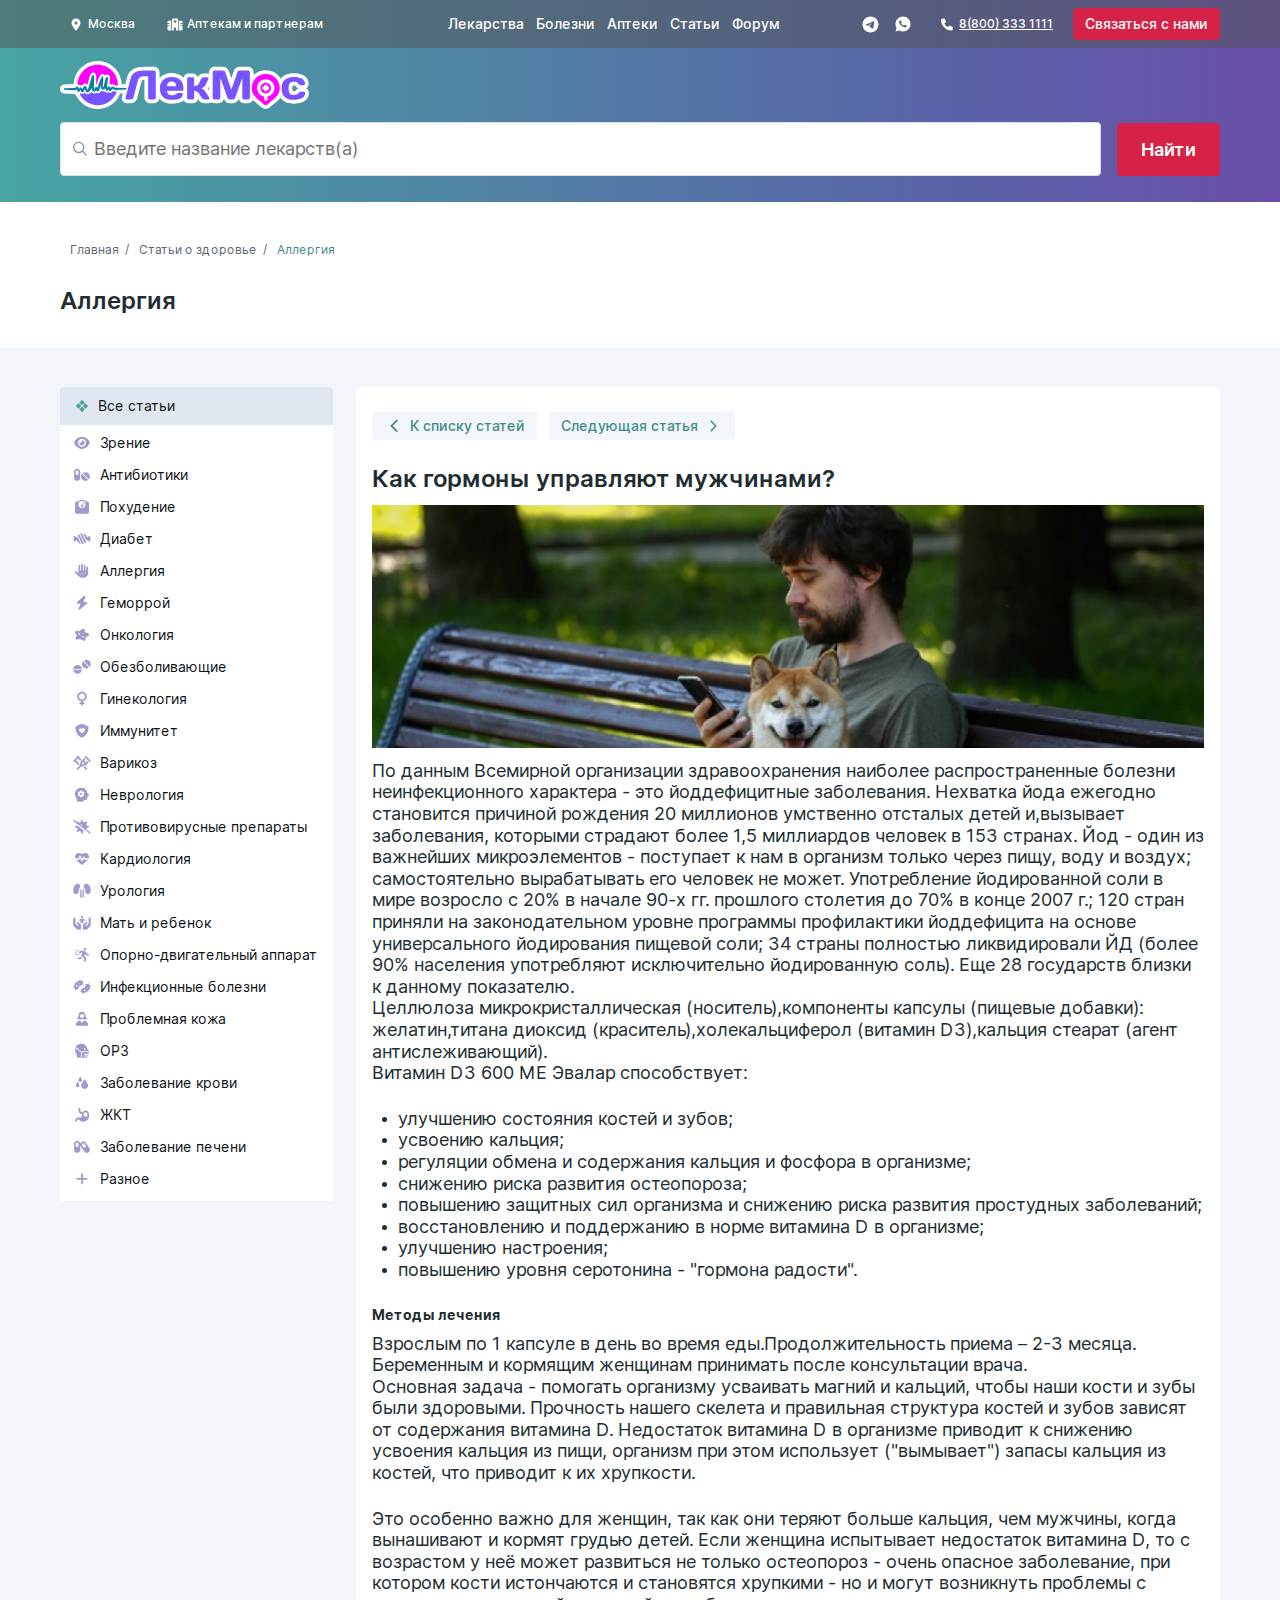
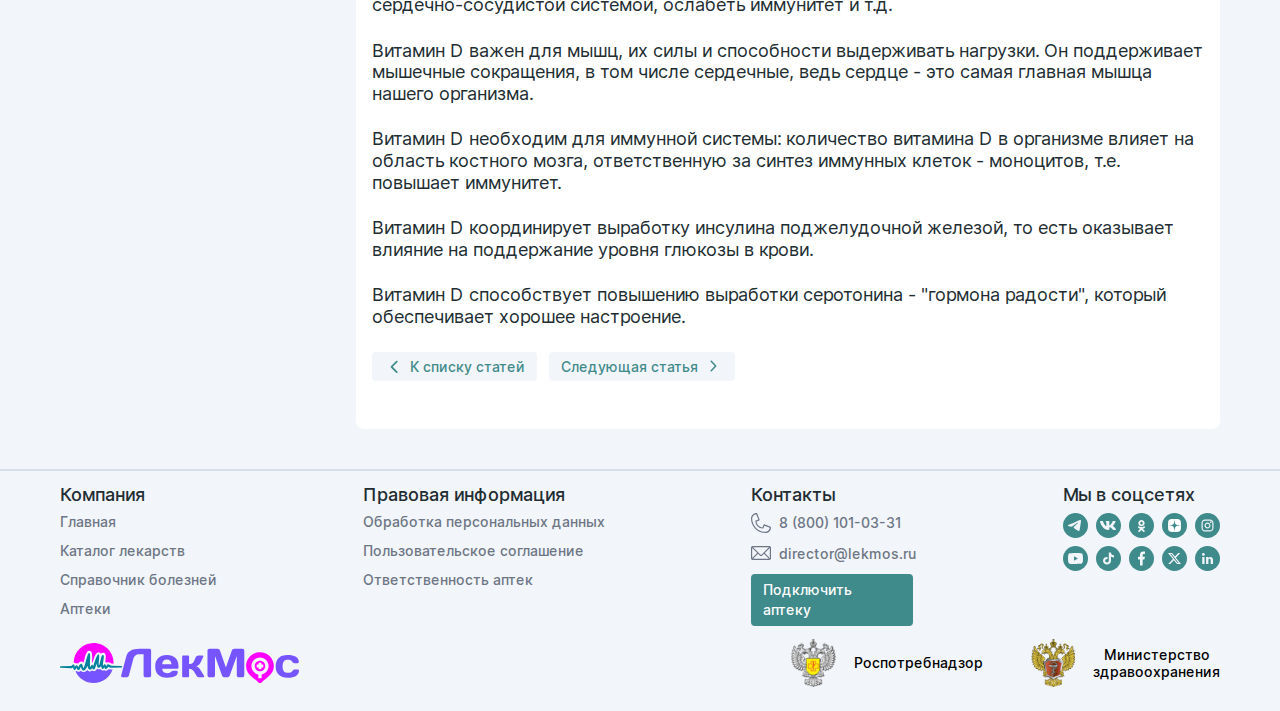
<file: article-one.html>
<!DOCTYPE html>
<html lang="ru">
  <head>
    <meta charset="UTF-8">
    <meta name="viewport" content="width=device-width, initial-scale=1.0">
    <title>Lekmos</title>
  
    <link rel="preload" href="fonts/Inter-Regular.woff" as="font" type="font/woff" crossorigin>
    <link rel="preload" href="fonts/Inter-Regular.woff2" as="font" type="font/woff" crossorigin>
    <link rel="preload" href="fonts/Inter-Medium.woff" as="font" type="font/woff2" crossorigin>
    <link rel="preload" href="fonts/Inter-Medium.woff2" as="font" type="font/woff2" crossorigin>
    <link rel="preload" href="fonts/Inter-SemiBold.woff" as="font" type="font/woff2" crossorigin>
    <link rel="preload" href="fonts/Inter-SemiBold.woff2" as="font" type="font/woff2" crossorigin>
    <link rel="preload" href="fonts/Inter-Bold.woff" as="font" type="font/woff2" crossorigin>
    <link rel="preload" href="fonts/Inter-Bold.woff2" as="font" type="font/woff2" crossorigin>
    <link rel="preload" href="fonts/fa-regular-400.woff2" as="font" type="font/woff2" crossorigin>
    <link rel="preload" href="fonts/fa-solid-900.woff2" as="font" type="font/woff2" crossorigin>
  
    <link rel="stylesheet" href="css/normalize.css">
    <link rel="stylesheet" href="css/swiper-bundle.min.css">
    <link rel="stylesheet" href="css/bootstrap.min.css">
    <link rel="stylesheet" href="css/style.css">
  
    <script defer src="js/swiper-bundle.min.js"></script>
    <script defer src="js/popper.min.js"></script>
    <script defer src="js/bootstrap.min.js"></script>
    <script defer src="js/script.js"></script>
  </head>
<body id="scroll">
  <header class="header">
    <div class="header-up">
      <div class="container header-up__container">
        <div class="header-up__left-btn">
          <button class="header-up__location" id="modal__btn">
            <svg width="16" height="16" viewBox="0 0 16 16" fill="none" xmlns="http://www.w3.org/2000/svg">
              <path d="M7.4375 14.2188C6.21875 12.6953 3.5 9.0625 3.5 7C3.5 4.51562 5.49219 2.5 8 2.5C10.4844 2.5 12.5 4.51562 12.5 7C12.5 9.0625 9.75781 12.6953 8.53906 14.2188C8.25781 14.5703 7.71875 14.5703 7.4375 14.2188ZM8 8.5C8.82031 8.5 9.5 7.84375 9.5 7C9.5 6.17969 8.82031 5.5 8 5.5C7.15625 5.5 6.5 6.17969 6.5 7C6.5 7.84375 7.15625 8.5 8 8.5Z" fill="white"/>
            </svg>
            Москва
          </button>
          <a href="for_pharmacies.html" class="header-up__connect">
            <svg width="16" height="16" viewBox="0 0 16 16" fill="none" xmlns="http://www.w3.org/2000/svg">
              <path d="M5 3.625C5 3.01562 5.49219 2.5 6.125 2.5H9.875C10.4844 2.5 11 3.01562 11 3.625V14.5H9.125V12.625C9.125 12.0156 8.60938 11.5 8 11.5C7.36719 11.5 6.875 12.0156 6.875 12.625V14.5H5V3.625ZM7.8125 4C7.60156 4 7.4375 4.1875 7.4375 4.375V4.9375H6.875C6.66406 4.9375 6.5 5.125 6.5 5.3125V5.6875C6.5 5.89844 6.66406 6.0625 6.875 6.0625H7.4375V6.625C7.4375 6.83594 7.60156 7 7.8125 7H8.1875C8.375 7 8.5625 6.83594 8.5625 6.625V6.0625H9.125C9.3125 6.0625 9.5 5.89844 9.5 5.6875V5.3125C9.5 5.125 9.3125 4.9375 9.125 4.9375H8.5625V4.375C8.5625 4.1875 8.375 4 8.1875 4H7.8125ZM4.25 4.75V14.5H1.625C0.992188 14.5 0.5 14.0078 0.5 13.375V10H2.375C2.5625 10 2.75 9.83594 2.75 9.625C2.75 9.4375 2.5625 9.25 2.375 9.25H0.5V7.75H2.375C2.5625 7.75 2.75 7.58594 2.75 7.375C2.75 7.1875 2.5625 7 2.375 7H0.5V5.875C0.5 5.26562 0.992188 4.75 1.625 4.75H4.25ZM14.375 4.75C14.9844 4.75 15.5 5.26562 15.5 5.875V7H13.625C13.4141 7 13.25 7.1875 13.25 7.375C13.25 7.58594 13.4141 7.75 13.625 7.75H15.5V9.25H13.625C13.4141 9.25 13.25 9.4375 13.25 9.625C13.25 9.83594 13.4141 10 13.625 10H15.5V13.375C15.5 14.0078 14.9844 14.5 14.375 14.5H11.75V4.75H14.375Z" fill="white"/>
            </svg>
            <span class="header-up__connect-text">Аптекам и партнерам</span>
          </a>
        </div>
        <div class="modal" id="modal-connect">
          <div class="modal-content">
            <div class="modal-up">
              <button class="modal__btn-close modal-connect__btn-close"></button>
              <h2 class="modal-heading">Хотите разместить свою аптеку?</h2>
            </div>
            <div class="modal-main">
              <p class="modal-main__descr">Для размещения в информационной справке на сайте www.lekmos.ru и в голосовой электронной справке, заполните форму и наши менеджеры с вами свяжутся.</p>
              <form class="modal-form" action="#" autocomplete="off">
                <div class="input-box">
                  <label class="modal__label-form" for="name">Название аптеки (аптечной сети)</label>
                  <input class="modal__input-form" id="name" type="text" aria-label="Введите название аптеки" name="name">
                </div>
                <div class="input-box">
                  <label class="modal__label-form" for="email">E-mail</label>
                  <input class="modal__input-form" id="email" type="email" aria-label="Введите email" name="email">
                </div>
                <div class="input-box">
                  <label class="modal__label-form" for="phone">Телефон</label>
                  <input class="modal__input-form" id="phone" type="text" aria-label="Введите телефон" name="phone">
                </div>
                <div class="input-box">
                  <label class="modal__label-form" for="contact">Контактное лицо</label>
                  <input class="modal__input-form" id="contact" type="text" aria-label="Введите имя" name="contact">
                </div>
                <div class="modal-main__bottom">
                  <p class="modal-main__descr modal-main__descr-bottom">Либо свяжитесь с нами по адресам <a class="modal-link" href="mail:director@lekmos.ru">director@lekmos.ru </a><a class="modal-link" href="mail:admin@lekmos.ru">admin@lekmos.ru</a></p>
                  <p class="modal-main__descr modal-main__descr-bottom">или телефонам: <a class="modal-main__descr" href="tel:+79262440164">+7&nbsp;(926)&nbsp;244-01-64, </a><a class="modal-main__descr" href="tel:+79859927773">+7&nbsp;(985)&nbsp;992-77-73, </a><a class="modal-main__descr" href="tel:+79258804108">+7&nbsp;(925)&nbsp;880-41-08 </a><a class="modal-main__descr" href="tel:+79911256701">+7&nbsp;(991)&nbsp;125-67-01</a></p>
                </div>
                <button class="modal-main__btn green-btn" type="submit">Отправить</button>
              </form>
            </div>
          </div>
        </div>
        <div class="modal" id="modal-final">
          <div class="modal-content modal-content__final">
            <div class="modal-up">
              <button class="modal__btn-close modal-final__btn-close"></button>
              <h2 class="modal-heading">Данные отправлены</h2>
            </div>
            <div class="modal-main modal-main__final">
              <p class="modal-final__descr">
                <span class="modal-final__text">Благодарим за регистрацию!</span>
                <span class="modal-final__text">Наши менеджеры свяжутся с вами в ближайшее время</span>
              </p>
              <button class="modal-final__btn green-btn">ОК</button>
            </div>
          </div>
        </div>
        <div class="modal" id="modal__city">
          <div class="modal-content">
            <button class="modal__btn-close" id="close-city-btn"></button>
            <h2 class="modal-heading modal-heading__city">Выберите город</h2>
            <div class="modal-cont">
              <div class="modal-city">
                <ul class="modal-city__top-list">
                  <li class="modal-city__top-item"><a class="modal-city__top-link" href="#">Москва</a></li>
                  <li class="modal-city__top-item"><a class="modal-city__top-link" href="#">Санкт-Петербург</a></li>
                  <li class="modal-city__top-item"><a class="modal-city__top-link" href="#">Новосибирск</a></li>
                  <li class="modal-city__top-item"><a class="modal-city__top-link" href="#">Самара</a></li>
                  <li class="modal-city__top-item"><a class="modal-city__top-link" href="#">Казань</a></li>
                </ul>
                <form class="modal-city__form" action="#" autocomplete="off">
                  <div class="input-box modal-city__input-box">
                    <label class="modal-city__label" for="GET-name">Введите название города
                    </label>
                    <input class="modal-city__input" id="GET-name" type="text" aria-label="Введите город" placeholder="" name="name">
                  </div>
                  <button class="modal-city__form-btn" type="submit" aria-label="Начать поиск">
                    <svg width="24" height="24" viewBox="0 0 24 24" fill="none" xmlns="http://www.w3.org/2000/svg">
                      <path d="M11 20C15.9706 20 20 15.9706 20 11C20 6.02944 15.9706 2 11 2C6.02944 2 2 6.02944 2 11C2 15.9706 6.02944 20 11 20Z" stroke="#3F8B8B"/>
                      <path d="M22.0009 21.9999L18.7832 18.7822" stroke="#3F8B8B"/>
                    </svg>
                  </button>
                </form>
                <ul class="modal-city__bottom-list">
                  <li class="modal-city__top-item"><a class="modal-city__bottom-link" href="#">Брянск</a></li>
                  <li class="modal-city__top-item"><a class="modal-city__bottom-link" href="#">Брянск</a></li>
                  <li class="modal-city__top-item"><a class="modal-city__bottom-link" href="#">Брянск</a></li>
                  <li class="modal-city__top-item"><a class="modal-city__bottom-link" href="#">Брянск</a></li>
                  <li class="modal-city__top-item"><a class="modal-city__bottom-link" href="#">Дятьково</a></li>
                  <li class="modal-city__top-item"><a class="modal-city__bottom-link" href="#">Дятьково</a></li>
                  <li class="modal-city__top-item"><a class="modal-city__bottom-link" href="#">Дятьково</a></li>
                  <li class="modal-city__top-item"><a class="modal-city__bottom-link" href="#">Дятьково</a></li>
                  <li class="modal-city__top-item"><a class="modal-city__bottom-link" href="#">Клинцы</a></li>
                  <li class="modal-city__top-item"><a class="modal-city__bottom-link" href="#">Клинцы</a></li>
                  <li class="modal-city__top-item"><a class="modal-city__bottom-link" href="#">Клинцы</a></li>
                  <li class="modal-city__top-item"><a class="modal-city__bottom-link" href="#">Клинцы</a></li>
                  <li class="modal-city__top-item"><a class="modal-city__bottom-link" href="#">Новозыбков</a></li>
                  <li class="modal-city__top-item"><a class="modal-city__bottom-link" href="#">Новозыбков</a></li>
                  <li class="modal-city__top-item"><a class="modal-city__bottom-link" href="#">Новозыбков</a></li>
                  <li class="modal-city__top-item"><a class="modal-city__bottom-link" href="#">Новозыбков</a></li>
                  <li class="modal-city__top-item"><a class="modal-city__bottom-link" href="#">Унеча</a></li>
                  <li class="modal-city__top-item"><a class="modal-city__bottom-link" href="#">Унеча</a></li>
                  <li class="modal-city__top-item"><a class="modal-city__bottom-link" href="#">Унеча</a></li>
                  <li class="modal-city__top-item"><a class="modal-city__bottom-link" href="#">Унеча</a></li>
                  <li class="modal-city__top-item"><a class="modal-city__bottom-link" href="#">Бытошь</a></li>
                  <li class="modal-city__top-item"><a class="modal-city__bottom-link" href="#">Бытошь</a></li>
                  <li class="modal-city__top-item"><a class="modal-city__bottom-link" href="#">Бытошь</a></li>
                  <li class="modal-city__top-item"><a class="modal-city__bottom-link" href="#">Бытошь</a></li>
                  <li class="modal-city__top-item"><a class="modal-city__bottom-link" href="#">Выгоничи</a></li>
                  <li class="modal-city__top-item"><a class="modal-city__bottom-link" href="#">Выгоничи</a></li>
                  <li class="modal-city__top-item"><a class="modal-city__bottom-link" href="#">Выгоничи</a></li>
                  <li class="modal-city__top-item"><a class="modal-city__bottom-link" href="#">Выгоничи</a></li>
                  <li class="modal-city__top-item"><a class="modal-city__bottom-link" href="#">Глинищево</a></li>
                  <li class="modal-city__top-item"><a class="modal-city__bottom-link" href="#">Глинищево</a></li>
                  <li class="modal-city__top-item"><a class="modal-city__bottom-link" href="#">Глинищево</a></li>
                  <li class="modal-city__top-item"><a class="modal-city__bottom-link" href="#">Глинищево</a></li>
                </ul>
              </div>
            </div>
          </div>
        </div>
        <nav>
          <ul class="header-up__list">
            <li class="header-up__item"><a class="header-up__link" href="catalog.html">Лекарства</a></li>
            <li class="header-up__item"><a class="header-up__link" href="health.html">Болезни</a></li>
            <li class="header-up__item"><a class="header-up__link" href="pharmacies.html">Аптеки</a></li>
            <li class="header-up__item"><a class="header-up__link" href="article.html">Статьи</a></li>
            <li class="header-up__item"><a class="header-up__link" href="#">Форум</a></li>
          </ul>
        </nav>
        <button class="header-burger" aria-label="Открыть или закрыть меню"></button>
        <div class="header-mobile__burger-menu">
          <nav class="header-mobile__burger-nav">
            <ul class="header-mobile__list">
              <li class="header-mobile__item"><a class="header-mobile__link" href="catalog.html">Лекарства</a></li>
              <li class="header-mobile__item"><a class="header-mobile__link" href="health.html">Болезни</a></li>
              <li class="header-mobile__item"><a class="header-mobile__link" href="pharmacies.html">Аптеки</a></li>
              <li class="header-mobile__item"><a class="header-mobile__link" href="article.html">Статьи</a></li>
              <li class="header-mobile__item"><a class="header-mobile__link" href="#">Форум</a></li>
            </ul>
          </nav>
          <div class="header-mobile__bottom">
            <span class="header-mobile__social-title">Связаться</span>
            <ul class="header-mobile__social-list">
              <li class="header-up__social-item">
                <a class="section-hero__icon" href="tel:+78003331111" aria-label="Позвонить">
                  <svg width="23" height="23" viewBox="0 0 23 23" fill="none" xmlns="http://www.w3.org/2000/svg">
                    <path d="M21.957 17.3789L20.9258 21.7188C20.7969 22.3633 20.2812 22.793 19.6367 22.793C8.80859 22.75 0 13.9414 0 3.11328C0 2.46875 0.386719 1.95312 1.03125 1.82422L5.37109 0.792969C5.97266 0.664062 6.61719 1.00781 6.875 1.56641L8.89453 6.25C9.10938 6.80859 8.98047 7.45312 8.50781 7.79688L6.1875 9.6875C7.64844 12.6523 10.0547 15.0586 13.0625 16.5195L14.9531 14.1992C15.2969 13.7695 15.9414 13.5977 16.5 13.8125L21.1836 15.832C21.7422 16.1328 22.0859 16.7773 21.957 17.3789Z" fill="#6951AB"/>
                  </svg>
                </a>
              </li>
              <li class="header-up__social-item header-mobile__social-item">
                <a class="header-up__icon" href="#" aria-label="Ссылка на чат в Телеграм">
                  <svg width="30" height="30" viewBox="0 0 30 30" fill="none" xmlns="http://www.w3.org/2000/svg">
                    <path d="M15 3C8.376 3 3 8.376 3 15C3 21.624 8.376 27 15 27C21.624 27 27 21.624 27 15C27 8.376 21.624 3 15 3ZM20.568 11.16C20.388 13.056 19.608 17.664 19.212 19.788C19.044 20.688 18.708 20.988 18.396 21.024C17.7 21.084 17.172 20.568 16.5 20.124C15.444 19.428 14.844 18.996 13.824 18.324C12.636 17.544 13.404 17.112 14.088 16.416C14.268 16.236 17.34 13.44 17.4 13.188C17.4083 13.1498 17.4072 13.1102 17.3968 13.0726C17.3863 13.0349 17.3668 13.0004 17.34 12.972C17.268 12.912 17.172 12.936 17.088 12.948C16.98 12.972 15.3 14.088 12.024 16.296C11.544 16.62 11.112 16.788 10.728 16.776C10.296 16.764 9.48 16.536 8.868 16.332C8.112 16.092 7.524 15.96 7.572 15.54C7.596 15.324 7.896 15.108 8.46 14.88C11.964 13.356 14.292 12.348 15.456 11.868C18.792 10.476 19.476 10.236 19.932 10.236C20.028 10.236 20.256 10.26 20.4 10.38C20.52 10.476 20.556 10.608 20.568 10.704C20.556 10.776 20.58 10.992 20.568 11.16Z" fill="#6951AB"/>
                  </svg>
                </a>
              </li>
              <li class="header-up__social-item header-mobile__social-item">
                <a class="header-up__icon" href="#" aria-label="Ссылка на чат What's app">
                  <svg width="27" height="27" viewBox="0 0 27 27" fill="none" xmlns="http://www.w3.org/2000/svg">
                    <path d="M13.5012 2.25C19.7146 2.25 24.7512 7.28663 24.7512 13.5C24.7512 19.7134 19.7146 24.75 13.5012 24.75C11.5131 24.7532 9.55998 24.2271 7.84249 23.2256L2.25574 24.75L3.77674 19.161C2.77447 17.443 2.24792 15.489 2.25124 13.5C2.25124 7.28663 7.28786 2.25 13.5012 2.25ZM9.66724 8.2125L9.44224 8.2215C9.29657 8.23037 9.15421 8.26864 9.02374 8.334C8.9017 8.40311 8.7903 8.4895 8.69299 8.5905C8.55799 8.71763 8.48149 8.82788 8.39936 8.93475C7.98325 9.47577 7.75921 10.14 7.76261 10.8225C7.76486 11.3737 7.90886 11.9104 8.13386 12.4121C8.59399 13.4269 9.35111 14.5012 10.3501 15.4969C10.5909 15.7365 10.8271 15.9773 11.0814 16.2011C12.3227 17.294 13.8019 18.0822 15.4014 18.5029L16.0404 18.6007C16.2485 18.612 16.4566 18.5963 16.6659 18.5861C16.9935 18.5692 17.3134 18.4805 17.603 18.3263C17.7503 18.2504 17.8941 18.1678 18.0339 18.0787C18.0339 18.0787 18.0822 18.0472 18.1745 17.9775C18.3264 17.865 18.4197 17.7851 18.5457 17.6535C18.6391 17.5568 18.7201 17.4431 18.782 17.3138C18.8697 17.1304 18.9575 16.7805 18.9935 16.4891C19.0205 16.2664 19.0126 16.1449 19.0092 16.0695C19.0047 15.9491 18.9046 15.8243 18.7955 15.7714L18.1407 15.4778C18.1407 15.4778 17.162 15.0514 16.5635 14.7791C16.5009 14.7518 16.4338 14.7361 16.3655 14.733C16.2885 14.7251 16.2107 14.7338 16.1374 14.7584C16.064 14.783 15.9968 14.8231 15.9402 14.8759C15.9346 14.8736 15.8592 14.9377 15.0459 15.9233C14.9992 15.986 14.9349 16.0334 14.8611 16.0594C14.7874 16.0855 14.7076 16.089 14.6319 16.0695C14.5586 16.0498 14.4868 16.025 14.417 15.9953C14.2775 15.9368 14.2291 15.9142 14.1335 15.8737C13.4878 15.592 12.89 15.2113 12.3616 14.7454C12.2199 14.6216 12.0882 14.4866 11.9532 14.3561C11.5106 13.9323 11.1249 13.4528 10.8057 12.9296L10.7394 12.8228C10.6917 12.7509 10.6531 12.6735 10.6246 12.5921C10.5819 12.4268 10.6932 12.294 10.6932 12.294C10.6932 12.294 10.9666 11.9948 11.0937 11.8327C11.2175 11.6753 11.3221 11.5223 11.3896 11.4131C11.5224 11.1994 11.564 10.98 11.4942 10.8101C11.1792 10.0406 10.853 9.2745 10.5177 8.514C10.4514 8.36325 10.2545 8.25525 10.0756 8.23387C10.0149 8.22712 9.95411 8.22038 9.89336 8.21588C9.74228 8.20837 9.59089 8.20987 9.43999 8.22038L9.66611 8.21137L9.66724 8.2125Z" fill="#6951AB"/>
                  </svg>
                </a>
              </li>
              <li class="header-up__social-item header-mobile__social-item">
                <a class="header-up__icon" href="https://vk.com/lekmos" aria-label="Ссылка на группу вконтакте">
                  <svg width="25" height="25" viewBox="0 0 25 25" fill="none" xmlns="http://www.w3.org/2000/svg">
                    <circle cx="12.5" cy="12.5" r="12.5" fill="#6951AB"/>
                    <path fill-rule="evenodd" clip-rule="evenodd" d="M17.6051 16.9988H19.3566C19.856 16.9988 20.1069 16.7624 19.9568 16.3009C19.5799 15.5823 19.0816 14.9262 18.4814 14.3597C18.2803 14.1348 18.0319 13.9046 17.8096 13.6987C17.5753 13.4817 17.3704 13.2916 17.2809 13.164C17.0168 12.8446 17.0925 12.7025 17.2809 12.4298C18.2066 11.2383 18.9946 9.95599 19.6315 8.60518C19.7431 8.25056 19.6315 8.00165 19.1069 8.00165H17.3554C17.1913 7.99083 17.0279 8.03135 16.8903 8.11653C16.8375 8.14928 16.7896 8.18813 16.7476 8.23169C16.6799 8.30161 16.627 8.38403 16.5931 8.47449C16.0535 9.69625 15.3288 10.8373 14.4418 11.8615C14.0288 12.2524 13.8548 12.3707 13.6291 12.3707C13.5526 12.3707 13.4533 12.3162 13.3975 12.1703C13.371 12.1012 13.3542 12.0113 13.3542 11.8967V8.60518C13.3542 8.17897 13.2293 8.00165 12.8536 8.00165H10.1021C9.98981 7.99722 9.88009 8.03439 9.79629 8.10516C9.71238 8.17619 9.66112 8.27526 9.65308 8.38125C9.65308 8.53636 9.74563 8.64569 9.86376 8.78499C10.0524 9.00753 10.306 9.30667 10.3518 9.99066V12.4298C10.3518 12.9628 10.2533 13.0571 10.0276 13.0571C9.4394 13.0571 7.98921 10.9977 7.13925 8.62905C6.96282 8.19146 6.80074 8.00165 6.35056 8.00165H4.60024C4.09965 8.00165 4 8.22669 4 8.4756C4.45737 10.4852 5.40359 12.3662 6.76352 13.9687C7.33636 14.8383 8.11919 15.5665 9.04754 16.0936C9.97589 16.6207 11.0232 16.9311 12.1033 16.9999C13.2161 16.9999 13.3542 16.7635 13.3542 16.36V14.8688C13.3542 14.3949 13.4538 14.3006 13.8164 14.3006C14.0793 14.3006 14.5174 14.4188 15.5547 15.3655C15.9101 15.7022 16.1772 15.9835 16.3945 16.2127C16.9039 16.7493 17.1407 16.9988 17.6051 16.9988Z" fill="#F2F5FA"/>
                  </svg>
                </a>
              </li>
            </ul>
          </div>
        </div>
        <div class="header-up__right-btn">
          <a class="header-up__tg-btn" href="#" aria-label="Ссылка на чат в Телеграм"></a>
          <a class="header-up__wa-btn" href="#" aria-label="Ссылка на чат What's app"></a>
          <a href="tel:+78003331111" class="header-up__phone-btn">
            <svg class="header-up__contacts-icon" width="16" height="16" viewBox="0 0 16 16" fill="none" xmlns="http://www.w3.org/2000/svg">
              <path d="M13.9766 11.5703L13.4141 13.9375C13.3438 14.2891 13.0625 14.5234 12.7109 14.5234C6.80469 14.5 2 9.69531 2 3.78906C2 3.4375 2.21094 3.15625 2.5625 3.08594L4.92969 2.52344C5.25781 2.45312 5.60938 2.64062 5.75 2.94531L6.85156 5.5C6.96875 5.80469 6.89844 6.15625 6.64062 6.34375L5.375 7.375C6.17188 8.99219 7.48438 10.3047 9.125 11.1016L10.1562 9.83594C10.3438 9.60156 10.6953 9.50781 11 9.625L13.5547 10.7266C13.8594 10.8906 14.0469 11.2422 13.9766 11.5703Z" fill="white"/>
            </svg>
            <span class="header-up__contacts-text">8(800)&nbsp;333&nbsp;1111</span>
          </a>
          <button class="red-btn header-up__btn btnsConnect">Связаться с нами</button>
        </div>
      </div>
      <div class="header-middle container">
        <a href="tel:+78003331111" class="header-middle__phone-btn">
          <svg class="header-up__contacts-icon" width="16" height="16" viewBox="0 0 16 16" fill="none" xmlns="http://www.w3.org/2000/svg">
            <path d="M13.9766 11.5703L13.4141 13.9375C13.3438 14.2891 13.0625 14.5234 12.7109 14.5234C6.80469 14.5 2 9.69531 2 3.78906C2 3.4375 2.21094 3.15625 2.5625 3.08594L4.92969 2.52344C5.25781 2.45312 5.60938 2.64062 5.75 2.94531L6.85156 5.5C6.96875 5.80469 6.89844 6.15625 6.64062 6.34375L5.375 7.375C6.17188 8.99219 7.48438 10.3047 9.125 11.1016L10.1562 9.83594C10.3438 9.60156 10.6953 9.50781 11 9.625L13.5547 10.7266C13.8594 10.8906 14.0469 11.2422 13.9766 11.5703Z" fill="white"/>
          </svg>
          <span class="header-up__contacts-text">8(800)&nbsp;333&nbsp;1111</span>
        </a>
        <ul class="header-middle__social-list">
          <li class="header-middle__social-item">
            <a class="header-up__icon" href="#" aria-label="Ссылка на чат в Телеграм">
              <svg width="30" height="30" viewBox="0 0 30 30" fill="none" xmlns="http://www.w3.org/2000/svg">
                <path d="M15 3C8.376 3 3 8.376 3 15C3 21.624 8.376 27 15 27C21.624 27 27 21.624 27 15C27 8.376 21.624 3 15 3ZM20.568 11.16C20.388 13.056 19.608 17.664 19.212 19.788C19.044 20.688 18.708 20.988 18.396 21.024C17.7 21.084 17.172 20.568 16.5 20.124C15.444 19.428 14.844 18.996 13.824 18.324C12.636 17.544 13.404 17.112 14.088 16.416C14.268 16.236 17.34 13.44 17.4 13.188C17.4083 13.1498 17.4072 13.1102 17.3968 13.0726C17.3863 13.0349 17.3668 13.0004 17.34 12.972C17.268 12.912 17.172 12.936 17.088 12.948C16.98 12.972 15.3 14.088 12.024 16.296C11.544 16.62 11.112 16.788 10.728 16.776C10.296 16.764 9.48 16.536 8.868 16.332C8.112 16.092 7.524 15.96 7.572 15.54C7.596 15.324 7.896 15.108 8.46 14.88C11.964 13.356 14.292 12.348 15.456 11.868C18.792 10.476 19.476 10.236 19.932 10.236C20.028 10.236 20.256 10.26 20.4 10.38C20.52 10.476 20.556 10.608 20.568 10.704C20.556 10.776 20.58 10.992 20.568 11.16Z" fill="#6951AB"/>
              </svg>
            </a>
          </li>
          <li class="header-middle__social-item">
            <a class="header-up__icon header-middle__icon" href="#" aria-label="Ссылка на чат What's app">
              <svg width="27" height="27" viewBox="0 0 27 27" fill="none" xmlns="http://www.w3.org/2000/svg">
                <path d="M13.5012 2.25C19.7146 2.25 24.7512 7.28663 24.7512 13.5C24.7512 19.7134 19.7146 24.75 13.5012 24.75C11.5131 24.7532 9.55998 24.2271 7.84249 23.2256L2.25574 24.75L3.77674 19.161C2.77447 17.443 2.24792 15.489 2.25124 13.5C2.25124 7.28663 7.28786 2.25 13.5012 2.25ZM9.66724 8.2125L9.44224 8.2215C9.29657 8.23037 9.15421 8.26864 9.02374 8.334C8.9017 8.40311 8.7903 8.4895 8.69299 8.5905C8.55799 8.71763 8.48149 8.82788 8.39936 8.93475C7.98325 9.47577 7.75921 10.14 7.76261 10.8225C7.76486 11.3737 7.90886 11.9104 8.13386 12.4121C8.59399 13.4269 9.35111 14.5012 10.3501 15.4969C10.5909 15.7365 10.8271 15.9773 11.0814 16.2011C12.3227 17.294 13.8019 18.0822 15.4014 18.5029L16.0404 18.6007C16.2485 18.612 16.4566 18.5963 16.6659 18.5861C16.9935 18.5692 17.3134 18.4805 17.603 18.3263C17.7503 18.2504 17.8941 18.1678 18.0339 18.0787C18.0339 18.0787 18.0822 18.0472 18.1745 17.9775C18.3264 17.865 18.4197 17.7851 18.5457 17.6535C18.6391 17.5568 18.7201 17.4431 18.782 17.3138C18.8697 17.1304 18.9575 16.7805 18.9935 16.4891C19.0205 16.2664 19.0126 16.1449 19.0092 16.0695C19.0047 15.9491 18.9046 15.8243 18.7955 15.7714L18.1407 15.4778C18.1407 15.4778 17.162 15.0514 16.5635 14.7791C16.5009 14.7518 16.4338 14.7361 16.3655 14.733C16.2885 14.7251 16.2107 14.7338 16.1374 14.7584C16.064 14.783 15.9968 14.8231 15.9402 14.8759C15.9346 14.8736 15.8592 14.9377 15.0459 15.9233C14.9992 15.986 14.9349 16.0334 14.8611 16.0594C14.7874 16.0855 14.7076 16.089 14.6319 16.0695C14.5586 16.0498 14.4868 16.025 14.417 15.9953C14.2775 15.9368 14.2291 15.9142 14.1335 15.8737C13.4878 15.592 12.89 15.2113 12.3616 14.7454C12.2199 14.6216 12.0882 14.4866 11.9532 14.3561C11.5106 13.9323 11.1249 13.4528 10.8057 12.9296L10.7394 12.8228C10.6917 12.7509 10.6531 12.6735 10.6246 12.5921C10.5819 12.4268 10.6932 12.294 10.6932 12.294C10.6932 12.294 10.9666 11.9948 11.0937 11.8327C11.2175 11.6753 11.3221 11.5223 11.3896 11.4131C11.5224 11.1994 11.564 10.98 11.4942 10.8101C11.1792 10.0406 10.853 9.2745 10.5177 8.514C10.4514 8.36325 10.2545 8.25525 10.0756 8.23387C10.0149 8.22712 9.95411 8.22038 9.89336 8.21588C9.74228 8.20837 9.59089 8.20987 9.43999 8.22038L9.66611 8.21137L9.66724 8.2125Z" fill="#6951AB"/>
              </svg>
            </a>
          </li>
          <li class="header-middle__social-item">
            <a class="header-up__icon" href="https://vk.com/lekmos" aria-label="Ссылка на группу вконтакте">
              <svg width="25" height="25" viewBox="0 0 25 25" fill="none" xmlns="http://www.w3.org/2000/svg">
                <circle cx="12.5" cy="12.5" r="12.5" fill="#6951AB"/>
                <path fill-rule="evenodd" clip-rule="evenodd" d="M17.6051 16.9988H19.3566C19.856 16.9988 20.1069 16.7624 19.9568 16.3009C19.5799 15.5823 19.0816 14.9262 18.4814 14.3597C18.2803 14.1348 18.0319 13.9046 17.8096 13.6987C17.5753 13.4817 17.3704 13.2916 17.2809 13.164C17.0168 12.8446 17.0925 12.7025 17.2809 12.4298C18.2066 11.2383 18.9946 9.95599 19.6315 8.60518C19.7431 8.25056 19.6315 8.00165 19.1069 8.00165H17.3554C17.1913 7.99083 17.0279 8.03135 16.8903 8.11653C16.8375 8.14928 16.7896 8.18813 16.7476 8.23169C16.6799 8.30161 16.627 8.38403 16.5931 8.47449C16.0535 9.69625 15.3288 10.8373 14.4418 11.8615C14.0288 12.2524 13.8548 12.3707 13.6291 12.3707C13.5526 12.3707 13.4533 12.3162 13.3975 12.1703C13.371 12.1012 13.3542 12.0113 13.3542 11.8967V8.60518C13.3542 8.17897 13.2293 8.00165 12.8536 8.00165H10.1021C9.98981 7.99722 9.88009 8.03439 9.79629 8.10516C9.71238 8.17619 9.66112 8.27526 9.65308 8.38125C9.65308 8.53636 9.74563 8.64569 9.86376 8.78499C10.0524 9.00753 10.306 9.30667 10.3518 9.99066V12.4298C10.3518 12.9628 10.2533 13.0571 10.0276 13.0571C9.4394 13.0571 7.98921 10.9977 7.13925 8.62905C6.96282 8.19146 6.80074 8.00165 6.35056 8.00165H4.60024C4.09965 8.00165 4 8.22669 4 8.4756C4.45737 10.4852 5.40359 12.3662 6.76352 13.9687C7.33636 14.8383 8.11919 15.5665 9.04754 16.0936C9.97589 16.6207 11.0232 16.9311 12.1033 16.9999C13.2161 16.9999 13.3542 16.7635 13.3542 16.36V14.8688C13.3542 14.3949 13.4538 14.3006 13.8164 14.3006C14.0793 14.3006 14.5174 14.4188 15.5547 15.3655C15.9101 15.7022 16.1772 15.9835 16.3945 16.2127C16.9039 16.7493 17.1407 16.9988 17.6051 16.9988Z" fill="#F2F5FA"/>
              </svg>
            </a>
          </li>
        </ul>
      </div>
    </div>
    
    <div class="header-down container">
      <div class="header-down__logo">
        <img src="img/Logo-header.svg" alt="Логотип">
      </div>
      <form action="#" class="header-down__form">
        <input class="header-down__form-input" type="text" placeholder="Введите название лекарств(а)">
        <button class="header-down__form-btn red-btn" type="submit">Найти</button> 
      </form>
      <div class="modal-overlay" id="modal-dropdown"></div>
      <div class="header__dropdown-menu">
        <div class="dropdown-menu__item">
          <a class="dropdown-menu__link" href="#">
            <span class="dropdown-menu__name">Цитраль</span>
          </a>
        </div>
        <div class="dropdown-menu__item">
          <a class="dropdown-menu__link" href="#">
            <span class="dropdown-menu__name">Цитрамон П</span>
            <span class="dropdown-menu__count">544 шт от <span class="dropdown-menu__price">17₽</span></span>
          </a>
        </div>
        <div class="dropdown-menu__item">
          <a class="dropdown-menu__link" href="#">
            <span class="dropdown-menu__name">Магния цитрат</span>
            <span class="dropdown-menu__count">16 шт от <span class="dropdown-menu__price">670₽</span></span>
          </a>
        </div>
        <div class="dropdown-menu__item">
          <a class="dropdown-menu__link" href="#">
            <span class="dropdown-menu__name">Висмута трикалия дицитрат</span>
            <span class="dropdown-menu__count">90 шт от <span class="dropdown-menu__price">230₽</span></span>
          </a>
        </div>
        <div class="dropdown-menu__item">
          <a class="dropdown-menu__link" href="#">
            <span class="dropdown-menu__name">Цитрамон П</span>
            <span class="dropdown-menu__count">544 шт от <span class="dropdown-menu__price">17₽</span></span>
          </a>
        </div>
        <div class="dropdown-menu__item">
          <a class="dropdown-menu__link" href="#">
            <span class="dropdown-menu__name">Магния цитрат</span>
            <span class="dropdown-menu__count">16 шт от <span class="dropdown-menu__price">670₽</span></span>
          </a>
        </div>
        <div class="dropdown-menu__item">
          <a class="dropdown-menu__link" href="#">
            <span class="dropdown-menu__name">Висмута трикалия дицитрат</span>
            <span class="dropdown-menu__count">90 шт от <span class="dropdown-menu__price">230₽</span></span>
          </a>
        </div>
        <div class="dropdown-menu__item">
          <a class="dropdown-menu__link" href="#">
            <span class="dropdown-menu__name">Цитрамон П</span>
            <span class="dropdown-menu__count">544 шт от <span class="dropdown-menu__price">17₽</span></span>
          </a>
        </div>
        <div class="dropdown-menu__item">
          <a class="dropdown-menu__link" href="#">
            <span class="dropdown-menu__name">Магния цитрат</span>
            <span class="dropdown-menu__count">16 шт от <span class="dropdown-menu__price">670₽</span></span>
          </a>
        </div>
        <div class="dropdown-menu__item">
          <a class="dropdown-menu__link" href="#">
            <span class="dropdown-menu__name">Висмута трикалия дицитрат Висмута трикалия дицитрат Висмута трикалия дицитрат</span>
            <span class="dropdown-menu__count">90 шт от <span class="dropdown-menu__price">230₽</span></span>
          </a>
        </div>
      </div>
    </div>
  </header>
  <main>
    <section class="section-group container">
      <ul class="breadcrumbs breadcrumbs-mb">
        <li class="breadcrumbs-item"><a class="breadcrumbs-link" href="index.html">Главная</a></li>
        <li class="breadcrumbs-item"><a class="breadcrumbs-link" href="article.html">Статьи о здоровье</a></li>
        <li class="breadcrumbs-item active"><span class="breadcrumbs-link">Аллергия</span></li>
      </ul>
      <h2 class="section-group__heading heading-h2">Аллергия</h2>
    </section>
    <section class="section-articleMain">
      <div class="container section-articleMain__container">
        <button class="section-articleMain__art-btn">Все статьи</button>
        <div class="section-category__left section-articleMain__left">
          <h3 class="section-articleMain__headind section-category__left-item" data-path="art-all">
            <svg width="20" height="20" viewBox="0 0 20 20" fill="none" xmlns="http://www.w3.org/2000/svg">
              <path fill-rule="evenodd" clip-rule="evenodd" d="M10.3445 4.14272C10.1543 3.95243 9.84574 3.95243 9.65545 4.14272L7.58817 6.21C7.39788 6.40028 7.39788 6.7088 7.58817 6.89909L9.65545 8.96637C9.84574 9.15666 10.1543 9.15666 10.3445 8.96637L12.4118 6.89909C12.6021 6.7088 12.6021 6.40028 12.4118 6.21L10.3445 4.14272ZM6.89909 7.58817C6.7088 7.39788 6.40028 7.39788 6.21 7.58817L4.14272 9.65545C3.95243 9.84574 3.95243 10.1543 4.14272 10.3445L6.21 12.4118C6.40028 12.6021 6.7088 12.6021 6.89909 12.4118L8.96637 10.3445C9.15666 10.1543 9.15666 9.84574 8.96637 9.65545L6.89909 7.58817ZM13.1009 7.58817C13.2912 7.39788 13.5997 7.39788 13.79 7.58817L15.8573 9.65545C16.0476 9.84574 16.0476 10.1543 15.8573 10.3445L13.79 12.4118C13.5997 12.6021 13.2912 12.6021 13.1009 12.4118L11.0336 10.3445C10.8433 10.1543 10.8433 9.84574 11.0336 9.65545L13.1009 7.58817ZM10.3445 11.0336C10.1543 10.8433 9.84574 10.8433 9.65545 11.0336L7.58817 13.1009C7.39788 13.2912 7.39788 13.5997 7.58817 13.79L9.65545 15.8573C9.84574 16.0476 10.1543 16.0476 10.3445 15.8573L12.4118 13.79C12.6021 13.5997 12.6021 13.2912 12.4118 13.1009L10.3445 11.0336Z" fill="#48A4A3"/>
            </svg>
            Все статьи
          </h3>
          <ul class="section-category__left-list">
            <li class="section-category__left-item" data-path="art1">
              <a class="section-category__left-link left-link-1" href="#">
                Зрение
              </a>
            </li>
            <li class="section-category__left-item" data-path="art2">
              <a class="section-category__left-link left-link-2" href="#">
                Антибиотики
              </a>
            </li>
            <li class="section-category__left-item" data-path="art3">
              <a class="section-category__left-link left-link-3" href="#">
                Похудение
              </a>
            </li>
            <li class="section-category__left-item" data-path="art4">
              <a class="section-category__left-link left-link-4" href="#">
                Диабет
              </a>
            </li>
            <li class="section-category__left-item" data-path="art5">
              <a class="section-category__left-link left-link-5" href="#">
                Аллергия
              </a>
            </li>
            <li class="section-category__left-item" data-path="art6">
              <a class="section-category__left-link left-link-6" href="#">
                Геморрой
              </a>
            </li>
            <li class="section-category__left-item" data-path="art7">
              <a class="section-category__left-link left-link-7" href="#">
                Онкология
              </a>
            </li>
            <li class="section-category__left-item" data-path="art8">
              <a class="section-category__left-link left-link-8" href="#">
                Обезболивающие
              </a>
            </li>
            <li class="section-category__left-item" data-path="art9">
              <a class="section-category__left-link left-link-9" href="#">
                Гинекология
              </a>
            </li>
            <li class="section-category__left-item" data-path="art10">
              <a class="section-category__left-link left-link-10" href="#">
                Иммунитет
              </a>
            </li>
            <li class="section-category__left-item" data-path="art11">
              <a class="section-category__left-link left-link-11" href="#">
                Варикоз
              </a>
            </li>
            <li class="section-category__left-item" data-path="art12">
              <a class="section-category__left-link left-link-12" href="#">
                Неврология
              </a>
            </li>
            <li class="section-category__left-item" data-path="art13">
              <a class="section-category__left-link left-link-13" href="#">
                Противовирусные препараты
              </a>
            </li>
            <li class="section-category__left-item" data-path="art14">
              <a class="section-category__left-link left-link-14" href="#">
                Кардиология
              </a>
            </li>
            <li class="section-category__left-item" data-path="art15">
              <a class="section-category__left-link left-link-15" href="#">
                Урология
              </a>
            </li>
            <li class="section-category__left-item" data-path="art16">
              <a class="section-category__left-link left-link-16" href="#">
                Мать и ребенок
              </a>
            </li>
            <li class="section-category__left-item" data-path="art17">
              <a class="section-category__left-link left-link-17" href="#">
                Опорно-двигательный аппарат
              </a>
            </li>
            <li class="section-category__left-item" data-path="art18">
              <a class="section-category__left-link left-link-18" href="#">
                Инфекционные болезни
              </a>
            </li>
            <li class="section-category__left-item" data-path="art19">
              <a class="section-category__left-link left-link-19" href="#">
                Проблемная кожа
              </a>
            </li>
            <li class="section-category__left-item" data-path="art20">
              <a class="section-category__left-link left-link-20" href="#">
                ОРЗ
              </a>
            </li>
            <li class="section-category__left-item" data-path="art21">
              <a class="section-category__left-link left-link-21" href="#">
                Заболевание крови
              </a>
            </li>
            <li class="section-category__left-item" data-path="art22">
              <a class="section-category__left-link left-link-22" href="#">
                ЖКТ
              </a>
            </li>
            <li class="section-category__left-item" data-path="art23">
              <a class="section-category__left-link left-link-23" href="#">
                Заболевание печени
              </a>
            </li>
            <li class="section-category__left-item" data-path="art24">
              <a class="section-category__left-link left-link-24" href="#">
                Разное
              </a>
            </li>
          </ul>
        </div>
        <div class="section-articleOne__right">
          <div class="section-articleOne__btn-wrap">
            <a class="section-articleOne__btn section-articleOne__btn-left" href="article.html">
              <svg width="8" height="13" viewBox="0 0 8 13" fill="none" xmlns="http://www.w3.org/2000/svg">
                <path d="M6.75 12.875C6.50391 12.875 6.28516 12.793 6.12109 12.6289L0.871094 7.37891C0.515625 7.05078 0.515625 6.47656 0.871094 6.14844L6.12109 0.898438C6.44922 0.542969 7.02344 0.542969 7.35156 0.898438C7.70703 1.22656 7.70703 1.80078 7.35156 2.12891L2.73047 6.75L7.35156 11.3984C7.70703 11.7266 7.70703 12.3008 7.35156 12.6289C7.1875 12.793 6.96875 12.875 6.75 12.875Z" fill="#3F8B8B"/>
              </svg>
              К списку статей
            </a>
            <a class="section-articleOne__btn section-articleOne__btn-right" href="#">
              Следующая статья
              <svg width="7" height="12" viewBox="0 0 7 12" fill="none" xmlns="http://www.w3.org/2000/svg">
                <path d="M1.78125 0.75L6.25 5.5C6.375 5.65625 6.46875 5.84375 6.46875 6C6.46875 6.1875 6.375 6.375 6.25 6.53125L1.78125 11.2812C1.5 11.5938 1.03125 11.5938 0.71875 11.3125C0.40625 11.0312 0.40625 10.5625 0.6875 10.25L4.6875 6L0.6875 1.78125C0.40625 1.46875 0.40625 1 0.71875 0.71875C1.03125 0.4375 1.5 0.4375 1.78125 0.75Z" fill="#3F8B8B"/>
              </svg>
            </a>
          </div>
          <div class="section-articleMain__content section-articleMain__content__active" data-target="art-all">
            <h2 class="section-articleOne__heading heading-h2">Как гормоны управляют мужчинами?</h2>
            <img class="section-articleOne__img" src="img/article-one.jpg" alt="Фото статьи">
            <p class="section-articleOne__descr">По данным Всемирной организации здравоохранения наиболее распространенные болезни неинфекционного характера - это йоддефицитные заболевания. Нехватка йода ежегодно становится причиной рождения 20 миллионов умственно отсталых детей и,вызывает заболевания, которыми страдают более 1,5 миллиардов человек в 153 странах. Йод - один из важнейших микроэлементов - поступает к нам в организм только через пищу, воду и воздух; самостоятельно вырабатывать его человек не может. Употребление йодированной соли в мире возросло с 20% в начале 90-х гг. прошлого столетия до 70% в конце 2007 г.; 120 стран приняли на законодательном уровне программы профилактики йоддефицита на основе универсального йодирования пищевой соли; 34 страны полностью ликвидировали ЙД (более 90% населения употребляют исключительно йодированную соль). Еще 28 государств близки к данному показателю.</p>
            <p class="section-articleOne__descr">Целлюлоза микрокристаллическая (носитель),компоненты капсулы (пищевые добавки): желатин,титана диоксид (краситель),холекальциферол (витамин D3),кальция стеарат (агент антислеживающий).</p>
            <p class="info-block__descr">Витамин D3 600 МЕ Эвалар способствует:</p>
            <ul class="info-block__indicat-list">
              <li class="info-block__indicat-item">улучшению состояния костей и зубов;</li>
              <li class="info-block__indicat-item">усвоению кальция;</li>
              <li class="info-block__indicat-item">регуляции обмена и содержания кальция и фосфора в организме;</li>
              <li class="info-block__indicat-item">снижению риска развития остеопороза;</li>
              <li class="info-block__indicat-item">повышению защитных сил организма и снижению риска развития простудных заболеваний;</li>
              <li class="info-block__indicat-item">восстановлению и поддержанию в норме витамина D в организме;</li>
              <li class="info-block__indicat-item">улучшению настроения;</li>
              <li class="info-block__indicat-item">повышению уровня серотонина - "гормона радости".</li>
            </ul>
            <h3 class="section-articleOne__title">Методы лечения</h3>
            <p class="section-articleOne__descr">Взрослым по 1 капсуле в день во время еды.Продолжительность приема – 2-3 месяца.</p>
            <p class="section-articleOne__descr">Беременным и кормящим женщинам принимать после консультации врача.</p>
            <p class="info-block__descr">Основная задача - помогать организму усваивать магний и кальций, чтобы наши кости и зубы были здоровыми. Прочность нашего скелета и правильная структура костей и зубов зависят от содержания витамина D. Недостаток витамина D в организме приводит к снижению усвоения кальция из пищи, организм при этом использует ("вымывает") запасы кальция из костей, что приводит к их хрупкости.</p>
            <p class="info-block__descr">Это особенно важно для женщин, так как они теряют больше кальция, чем мужчины, когда вынашивают и кормят грудью детей. Если женщина испытывает недостаток витамина D, то с возрастом у неё может развиться не только остеопороз - очень опасное заболевание, при котором кости истончаются и становятся хрупкими - но и могут возникнуть проблемы с сердечно-сосудистой системой, ослабеть иммунитет и т.д.</p>
            <p class="info-block__descr">Витамин D важен для мышц, их силы и способности выдерживать нагрузки. Он поддерживает мышечные сокращения, в том числе сердечные, ведь сердце - это самая главная мышца нашего организма.</p>
            <p class="info-block__descr">Витамин D необходим для иммунной системы: количество витамина D в организме влияет на область костного мозга, ответственную за синтез иммунных клеток - моноцитов, т.е. повышает иммунитет.</p>
            <p class="info-block__descr">Витамин D координирует выработку инсулина поджелудочной железой, то есть оказывает влияние на поддержание уровня глюкозы в крови.</p>
            <p class="info-block__descr">Витамин D способствует повышению выработки серотонина - "гормона радости", который обеспечивает хорошее настроение.</p>
          </div>
          <div class="section-articleMain__content" data-target="art1">
            <h2 class="section-articleOne__heading heading-h2">Как гормоны управляют женщинами?</h2>
            <img class="section-articleOne__img" src="img/article-woman.jpeg" alt="Фото статьи">
            <p class="section-articleOne__descr">По данным Всемирной организации здравоохранения наиболее распространенные болезни неинфекционного характера - это йоддефицитные заболевания. Нехватка йода ежегодно становится причиной рождения 20 миллионов умственно отсталых детей и,вызывает заболевания, которыми страдают более 1,5 миллиардов человек в 153 странах. Йод - один из важнейших микроэлементов - поступает к нам в организм только через пищу, воду и воздух; самостоятельно вырабатывать его человек не может. Употребление йодированной соли в мире возросло с 20% в начале 90-х гг. прошлого столетия до 70% в конце 2007 г.; 120 стран приняли на законодательном уровне программы профилактики йоддефицита на основе универсального йодирования пищевой соли; 34 страны полностью ликвидировали ЙД (более 90% населения употребляют исключительно йодированную соль). Еще 28 государств близки к данному показателю.</p>
            <p class="section-articleOne__descr">Целлюлоза микрокристаллическая (носитель),компоненты капсулы (пищевые добавки): желатин,титана диоксид (краситель),холекальциферол (витамин D3),кальция стеарат (агент антислеживающий).</p>
            <p class="info-block__descr">Витамин D3 600 МЕ Эвалар способствует:</p>
            <ul class="info-block__indicat-list">
              <li class="info-block__indicat-item">улучшению состояния костей и зубов;</li>
              <li class="info-block__indicat-item">усвоению кальция;</li>
              <li class="info-block__indicat-item">регуляции обмена и содержания кальция и фосфора в организме;</li>
              <li class="info-block__indicat-item">снижению риска развития остеопороза;</li>
              <li class="info-block__indicat-item">повышению защитных сил организма и снижению риска развития простудных заболеваний;</li>
              <li class="info-block__indicat-item">восстановлению и поддержанию в норме витамина D в организме;</li>
              <li class="info-block__indicat-item">улучшению настроения;</li>
              <li class="info-block__indicat-item">повышению уровня серотонина - "гормона радости".</li>
            </ul>
            <h3 class="section-articleOne__title">Методы лечения</h3>
            <p class="section-articleOne__descr">Взрослым по 1 капсуле в день во время еды.Продолжительность приема – 2-3 месяца.</p>
            <p class="section-articleOne__descr">Беременным и кормящим женщинам принимать после консультации врача.</p>
            <p class="info-block__descr">Основная задача - помогать организму усваивать магний и кальций, чтобы наши кости и зубы были здоровыми. Прочность нашего скелета и правильная структура костей и зубов зависят от содержания витамина D. Недостаток витамина D в организме приводит к снижению усвоения кальция из пищи, организм при этом использует ("вымывает") запасы кальция из костей, что приводит к их хрупкости.</p>
            <p class="info-block__descr">Это особенно важно для женщин, так как они теряют больше кальция, чем мужчины, когда вынашивают и кормят грудью детей. Если женщина испытывает недостаток витамина D, то с возрастом у неё может развиться не только остеопороз - очень опасное заболевание, при котором кости истончаются и становятся хрупкими - но и могут возникнуть проблемы с сердечно-сосудистой системой, ослабеть иммунитет и т.д.</p>
            <p class="info-block__descr">Витамин D важен для мышц, их силы и способности выдерживать нагрузки. Он поддерживает мышечные сокращения, в том числе сердечные, ведь сердце - это самая главная мышца нашего организма.</p>
            <p class="info-block__descr">Витамин D необходим для иммунной системы: количество витамина D в организме влияет на область костного мозга, ответственную за синтез иммунных клеток - моноцитов, т.е. повышает иммунитет.</p>
            <p class="info-block__descr">Витамин D координирует выработку инсулина поджелудочной железой, то есть оказывает влияние на поддержание уровня глюкозы в крови.</p>
            <p class="info-block__descr">Витамин D способствует повышению выработки серотонина - "гормона радости", который обеспечивает хорошее настроение.</p>
          </div>
          <div class="section-articleMain__content" data-target="art2">
            <h2 class="section-articleOne__heading heading-h2">Как гормоны управляют мужчинами?</h2>
            <img class="section-articleOne__img" src="img/article-one.jpg" alt="Фото статьи">
            <p class="section-articleOne__descr">По данным Всемирной организации здравоохранения наиболее распространенные болезни неинфекционного характера - это йоддефицитные заболевания. Нехватка йода ежегодно становится причиной рождения 20 миллионов умственно отсталых детей и,вызывает заболевания, которыми страдают более 1,5 миллиардов человек в 153 странах. Йод - один из важнейших микроэлементов - поступает к нам в организм только через пищу, воду и воздух; самостоятельно вырабатывать его человек не может. Употребление йодированной соли в мире возросло с 20% в начале 90-х гг. прошлого столетия до 70% в конце 2007 г.; 120 стран приняли на законодательном уровне программы профилактики йоддефицита на основе универсального йодирования пищевой соли; 34 страны полностью ликвидировали ЙД (более 90% населения употребляют исключительно йодированную соль). Еще 28 государств близки к данному показателю.</p>
            <p class="section-articleOne__descr">Целлюлоза микрокристаллическая (носитель),компоненты капсулы (пищевые добавки): желатин,титана диоксид (краситель),холекальциферол (витамин D3),кальция стеарат (агент антислеживающий).</p>
            <p class="info-block__descr">Витамин D3 600 МЕ Эвалар способствует:</p>
            <ul class="info-block__indicat-list">
              <li class="info-block__indicat-item">улучшению состояния костей и зубов;</li>
              <li class="info-block__indicat-item">усвоению кальция;</li>
              <li class="info-block__indicat-item">регуляции обмена и содержания кальция и фосфора в организме;</li>
              <li class="info-block__indicat-item">снижению риска развития остеопороза;</li>
              <li class="info-block__indicat-item">повышению защитных сил организма и снижению риска развития простудных заболеваний;</li>
              <li class="info-block__indicat-item">восстановлению и поддержанию в норме витамина D в организме;</li>
              <li class="info-block__indicat-item">улучшению настроения;</li>
              <li class="info-block__indicat-item">повышению уровня серотонина - "гормона радости".</li>
            </ul>
            <h3 class="section-articleOne__title">Методы лечения</h3>
            <p class="section-articleOne__descr">Взрослым по 1 капсуле в день во время еды.Продолжительность приема – 2-3 месяца.</p>
            <p class="section-articleOne__descr">Беременным и кормящим женщинам принимать после консультации врача.</p>
            <p class="info-block__descr">Основная задача - помогать организму усваивать магний и кальций, чтобы наши кости и зубы были здоровыми. Прочность нашего скелета и правильная структура костей и зубов зависят от содержания витамина D. Недостаток витамина D в организме приводит к снижению усвоения кальция из пищи, организм при этом использует ("вымывает") запасы кальция из костей, что приводит к их хрупкости.</p>
            <p class="info-block__descr">Это особенно важно для женщин, так как они теряют больше кальция, чем мужчины, когда вынашивают и кормят грудью детей. Если женщина испытывает недостаток витамина D, то с возрастом у неё может развиться не только остеопороз - очень опасное заболевание, при котором кости истончаются и становятся хрупкими - но и могут возникнуть проблемы с сердечно-сосудистой системой, ослабеть иммунитет и т.д.</p>
            <p class="info-block__descr">Витамин D важен для мышц, их силы и способности выдерживать нагрузки. Он поддерживает мышечные сокращения, в том числе сердечные, ведь сердце - это самая главная мышца нашего организма.</p>
            <p class="info-block__descr">Витамин D необходим для иммунной системы: количество витамина D в организме влияет на область костного мозга, ответственную за синтез иммунных клеток - моноцитов, т.е. повышает иммунитет.</p>
            <p class="info-block__descr">Витамин D координирует выработку инсулина поджелудочной железой, то есть оказывает влияние на поддержание уровня глюкозы в крови.</p>
            <p class="info-block__descr">Витамин D способствует повышению выработки серотонина - "гормона радости", который обеспечивает хорошее настроение.</p>
          </div>
          <div class="section-articleMain__content" data-target="art3">
            <h2 class="section-articleOne__heading heading-h2">Как гормоны управляют женщинами?</h2>
            <img class="section-articleOne__img" src="img/article-woman.jpeg" alt="Фото статьи">
            <p class="section-articleOne__descr">По данным Всемирной организации здравоохранения наиболее распространенные болезни неинфекционного характера - это йоддефицитные заболевания. Нехватка йода ежегодно становится причиной рождения 20 миллионов умственно отсталых детей и,вызывает заболевания, которыми страдают более 1,5 миллиардов человек в 153 странах. Йод - один из важнейших микроэлементов - поступает к нам в организм только через пищу, воду и воздух; самостоятельно вырабатывать его человек не может. Употребление йодированной соли в мире возросло с 20% в начале 90-х гг. прошлого столетия до 70% в конце 2007 г.; 120 стран приняли на законодательном уровне программы профилактики йоддефицита на основе универсального йодирования пищевой соли; 34 страны полностью ликвидировали ЙД (более 90% населения употребляют исключительно йодированную соль). Еще 28 государств близки к данному показателю.</p>
            <p class="section-articleOne__descr">Целлюлоза микрокристаллическая (носитель),компоненты капсулы (пищевые добавки): желатин,титана диоксид (краситель),холекальциферол (витамин D3),кальция стеарат (агент антислеживающий).</p>
            <p class="info-block__descr">Витамин D3 600 МЕ Эвалар способствует:</p>
            <ul class="info-block__indicat-list">
              <li class="info-block__indicat-item">улучшению состояния костей и зубов;</li>
              <li class="info-block__indicat-item">усвоению кальция;</li>
              <li class="info-block__indicat-item">регуляции обмена и содержания кальция и фосфора в организме;</li>
              <li class="info-block__indicat-item">снижению риска развития остеопороза;</li>
              <li class="info-block__indicat-item">повышению защитных сил организма и снижению риска развития простудных заболеваний;</li>
              <li class="info-block__indicat-item">восстановлению и поддержанию в норме витамина D в организме;</li>
              <li class="info-block__indicat-item">улучшению настроения;</li>
              <li class="info-block__indicat-item">повышению уровня серотонина - "гормона радости".</li>
            </ul>
            <h3 class="section-articleOne__title">Методы лечения</h3>
            <p class="section-articleOne__descr">Взрослым по 1 капсуле в день во время еды.Продолжительность приема – 2-3 месяца.</p>
            <p class="section-articleOne__descr">Беременным и кормящим женщинам принимать после консультации врача.</p>
            <p class="info-block__descr">Основная задача - помогать организму усваивать магний и кальций, чтобы наши кости и зубы были здоровыми. Прочность нашего скелета и правильная структура костей и зубов зависят от содержания витамина D. Недостаток витамина D в организме приводит к снижению усвоения кальция из пищи, организм при этом использует ("вымывает") запасы кальция из костей, что приводит к их хрупкости.</p>
            <p class="info-block__descr">Это особенно важно для женщин, так как они теряют больше кальция, чем мужчины, когда вынашивают и кормят грудью детей. Если женщина испытывает недостаток витамина D, то с возрастом у неё может развиться не только остеопороз - очень опасное заболевание, при котором кости истончаются и становятся хрупкими - но и могут возникнуть проблемы с сердечно-сосудистой системой, ослабеть иммунитет и т.д.</p>
            <p class="info-block__descr">Витамин D важен для мышц, их силы и способности выдерживать нагрузки. Он поддерживает мышечные сокращения, в том числе сердечные, ведь сердце - это самая главная мышца нашего организма.</p>
            <p class="info-block__descr">Витамин D необходим для иммунной системы: количество витамина D в организме влияет на область костного мозга, ответственную за синтез иммунных клеток - моноцитов, т.е. повышает иммунитет.</p>
            <p class="info-block__descr">Витамин D координирует выработку инсулина поджелудочной железой, то есть оказывает влияние на поддержание уровня глюкозы в крови.</p>
            <p class="info-block__descr">Витамин D способствует повышению выработки серотонина - "гормона радости", который обеспечивает хорошее настроение.</p>
          </div>
          <div class="section-articleMain__content" data-target="art4">
            <h2 class="section-articleOne__heading heading-h2">Как гормоны управляют мужчинами?</h2>
            <img class="section-articleOne__img" src="img/article-one.jpg" alt="Фото статьи">
            <p class="section-articleOne__descr">По данным Всемирной организации здравоохранения наиболее распространенные болезни неинфекционного характера - это йоддефицитные заболевания. Нехватка йода ежегодно становится причиной рождения 20 миллионов умственно отсталых детей и,вызывает заболевания, которыми страдают более 1,5 миллиардов человек в 153 странах. Йод - один из важнейших микроэлементов - поступает к нам в организм только через пищу, воду и воздух; самостоятельно вырабатывать его человек не может. Употребление йодированной соли в мире возросло с 20% в начале 90-х гг. прошлого столетия до 70% в конце 2007 г.; 120 стран приняли на законодательном уровне программы профилактики йоддефицита на основе универсального йодирования пищевой соли; 34 страны полностью ликвидировали ЙД (более 90% населения употребляют исключительно йодированную соль). Еще 28 государств близки к данному показателю.</p>
            <p class="section-articleOne__descr">Целлюлоза микрокристаллическая (носитель),компоненты капсулы (пищевые добавки): желатин,титана диоксид (краситель),холекальциферол (витамин D3),кальция стеарат (агент антислеживающий).</p>
            <p class="info-block__descr">Витамин D3 600 МЕ Эвалар способствует:</p>
            <ul class="info-block__indicat-list">
              <li class="info-block__indicat-item">улучшению состояния костей и зубов;</li>
              <li class="info-block__indicat-item">усвоению кальция;</li>
              <li class="info-block__indicat-item">регуляции обмена и содержания кальция и фосфора в организме;</li>
              <li class="info-block__indicat-item">снижению риска развития остеопороза;</li>
              <li class="info-block__indicat-item">повышению защитных сил организма и снижению риска развития простудных заболеваний;</li>
              <li class="info-block__indicat-item">восстановлению и поддержанию в норме витамина D в организме;</li>
              <li class="info-block__indicat-item">улучшению настроения;</li>
              <li class="info-block__indicat-item">повышению уровня серотонина - "гормона радости".</li>
            </ul>
            <h3 class="section-articleOne__title">Методы лечения</h3>
            <p class="section-articleOne__descr">Взрослым по 1 капсуле в день во время еды.Продолжительность приема – 2-3 месяца.</p>
            <p class="section-articleOne__descr">Беременным и кормящим женщинам принимать после консультации врача.</p>
            <p class="info-block__descr">Основная задача - помогать организму усваивать магний и кальций, чтобы наши кости и зубы были здоровыми. Прочность нашего скелета и правильная структура костей и зубов зависят от содержания витамина D. Недостаток витамина D в организме приводит к снижению усвоения кальция из пищи, организм при этом использует ("вымывает") запасы кальция из костей, что приводит к их хрупкости.</p>
            <p class="info-block__descr">Это особенно важно для женщин, так как они теряют больше кальция, чем мужчины, когда вынашивают и кормят грудью детей. Если женщина испытывает недостаток витамина D, то с возрастом у неё может развиться не только остеопороз - очень опасное заболевание, при котором кости истончаются и становятся хрупкими - но и могут возникнуть проблемы с сердечно-сосудистой системой, ослабеть иммунитет и т.д.</p>
            <p class="info-block__descr">Витамин D важен для мышц, их силы и способности выдерживать нагрузки. Он поддерживает мышечные сокращения, в том числе сердечные, ведь сердце - это самая главная мышца нашего организма.</p>
            <p class="info-block__descr">Витамин D необходим для иммунной системы: количество витамина D в организме влияет на область костного мозга, ответственную за синтез иммунных клеток - моноцитов, т.е. повышает иммунитет.</p>
            <p class="info-block__descr">Витамин D координирует выработку инсулина поджелудочной железой, то есть оказывает влияние на поддержание уровня глюкозы в крови.</p>
            <p class="info-block__descr">Витамин D способствует повышению выработки серотонина - "гормона радости", который обеспечивает хорошее настроение.</p>
          </div>
          <div class="section-articleMain__content" data-target="art5">
            <h2 class="section-articleOne__heading heading-h2">Как гормоны управляют женщинами?</h2>
            <img class="section-articleOne__img" src="img/article-woman.jpeg" alt="Фото статьи">
            <p class="section-articleOne__descr">По данным Всемирной организации здравоохранения наиболее распространенные болезни неинфекционного характера - это йоддефицитные заболевания. Нехватка йода ежегодно становится причиной рождения 20 миллионов умственно отсталых детей и,вызывает заболевания, которыми страдают более 1,5 миллиардов человек в 153 странах. Йод - один из важнейших микроэлементов - поступает к нам в организм только через пищу, воду и воздух; самостоятельно вырабатывать его человек не может. Употребление йодированной соли в мире возросло с 20% в начале 90-х гг. прошлого столетия до 70% в конце 2007 г.; 120 стран приняли на законодательном уровне программы профилактики йоддефицита на основе универсального йодирования пищевой соли; 34 страны полностью ликвидировали ЙД (более 90% населения употребляют исключительно йодированную соль). Еще 28 государств близки к данному показателю.</p>
            <p class="section-articleOne__descr">Целлюлоза микрокристаллическая (носитель),компоненты капсулы (пищевые добавки): желатин,титана диоксид (краситель),холекальциферол (витамин D3),кальция стеарат (агент антислеживающий).</p>
            <p class="info-block__descr">Витамин D3 600 МЕ Эвалар способствует:</p>
            <ul class="info-block__indicat-list">
              <li class="info-block__indicat-item">улучшению состояния костей и зубов;</li>
              <li class="info-block__indicat-item">усвоению кальция;</li>
              <li class="info-block__indicat-item">регуляции обмена и содержания кальция и фосфора в организме;</li>
              <li class="info-block__indicat-item">снижению риска развития остеопороза;</li>
              <li class="info-block__indicat-item">повышению защитных сил организма и снижению риска развития простудных заболеваний;</li>
              <li class="info-block__indicat-item">восстановлению и поддержанию в норме витамина D в организме;</li>
              <li class="info-block__indicat-item">улучшению настроения;</li>
              <li class="info-block__indicat-item">повышению уровня серотонина - "гормона радости".</li>
            </ul>
            <h3 class="section-articleOne__title">Методы лечения</h3>
            <p class="section-articleOne__descr">Взрослым по 1 капсуле в день во время еды.Продолжительность приема – 2-3 месяца.</p>
            <p class="section-articleOne__descr">Беременным и кормящим женщинам принимать после консультации врача.</p>
            <p class="info-block__descr">Основная задача - помогать организму усваивать магний и кальций, чтобы наши кости и зубы были здоровыми. Прочность нашего скелета и правильная структура костей и зубов зависят от содержания витамина D. Недостаток витамина D в организме приводит к снижению усвоения кальция из пищи, организм при этом использует ("вымывает") запасы кальция из костей, что приводит к их хрупкости.</p>
            <p class="info-block__descr">Это особенно важно для женщин, так как они теряют больше кальция, чем мужчины, когда вынашивают и кормят грудью детей. Если женщина испытывает недостаток витамина D, то с возрастом у неё может развиться не только остеопороз - очень опасное заболевание, при котором кости истончаются и становятся хрупкими - но и могут возникнуть проблемы с сердечно-сосудистой системой, ослабеть иммунитет и т.д.</p>
            <p class="info-block__descr">Витамин D важен для мышц, их силы и способности выдерживать нагрузки. Он поддерживает мышечные сокращения, в том числе сердечные, ведь сердце - это самая главная мышца нашего организма.</p>
            <p class="info-block__descr">Витамин D необходим для иммунной системы: количество витамина D в организме влияет на область костного мозга, ответственную за синтез иммунных клеток - моноцитов, т.е. повышает иммунитет.</p>
            <p class="info-block__descr">Витамин D координирует выработку инсулина поджелудочной железой, то есть оказывает влияние на поддержание уровня глюкозы в крови.</p>
            <p class="info-block__descr">Витамин D способствует повышению выработки серотонина - "гормона радости", который обеспечивает хорошее настроение.</p>
          </div>
          <div class="section-articleMain__content" data-target="art6">
            <h2 class="section-articleOne__heading heading-h2">Как гормоны управляют мужчинами?</h2>
            <img class="section-articleOne__img" src="img/article-one.jpg" alt="Фото статьи">
            <p class="section-articleOne__descr">По данным Всемирной организации здравоохранения наиболее распространенные болезни неинфекционного характера - это йоддефицитные заболевания. Нехватка йода ежегодно становится причиной рождения 20 миллионов умственно отсталых детей и,вызывает заболевания, которыми страдают более 1,5 миллиардов человек в 153 странах. Йод - один из важнейших микроэлементов - поступает к нам в организм только через пищу, воду и воздух; самостоятельно вырабатывать его человек не может. Употребление йодированной соли в мире возросло с 20% в начале 90-х гг. прошлого столетия до 70% в конце 2007 г.; 120 стран приняли на законодательном уровне программы профилактики йоддефицита на основе универсального йодирования пищевой соли; 34 страны полностью ликвидировали ЙД (более 90% населения употребляют исключительно йодированную соль). Еще 28 государств близки к данному показателю.</p>
            <p class="section-articleOne__descr">Целлюлоза микрокристаллическая (носитель),компоненты капсулы (пищевые добавки): желатин,титана диоксид (краситель),холекальциферол (витамин D3),кальция стеарат (агент антислеживающий).</p>
            <p class="info-block__descr">Витамин D3 600 МЕ Эвалар способствует:</p>
            <ul class="info-block__indicat-list">
              <li class="info-block__indicat-item">улучшению состояния костей и зубов;</li>
              <li class="info-block__indicat-item">усвоению кальция;</li>
              <li class="info-block__indicat-item">регуляции обмена и содержания кальция и фосфора в организме;</li>
              <li class="info-block__indicat-item">снижению риска развития остеопороза;</li>
              <li class="info-block__indicat-item">повышению защитных сил организма и снижению риска развития простудных заболеваний;</li>
              <li class="info-block__indicat-item">восстановлению и поддержанию в норме витамина D в организме;</li>
              <li class="info-block__indicat-item">улучшению настроения;</li>
              <li class="info-block__indicat-item">повышению уровня серотонина - "гормона радости".</li>
            </ul>
            <h3 class="section-articleOne__title">Методы лечения</h3>
            <p class="section-articleOne__descr">Взрослым по 1 капсуле в день во время еды.Продолжительность приема – 2-3 месяца.</p>
            <p class="section-articleOne__descr">Беременным и кормящим женщинам принимать после консультации врача.</p>
            <p class="info-block__descr">Основная задача - помогать организму усваивать магний и кальций, чтобы наши кости и зубы были здоровыми. Прочность нашего скелета и правильная структура костей и зубов зависят от содержания витамина D. Недостаток витамина D в организме приводит к снижению усвоения кальция из пищи, организм при этом использует ("вымывает") запасы кальция из костей, что приводит к их хрупкости.</p>
            <p class="info-block__descr">Это особенно важно для женщин, так как они теряют больше кальция, чем мужчины, когда вынашивают и кормят грудью детей. Если женщина испытывает недостаток витамина D, то с возрастом у неё может развиться не только остеопороз - очень опасное заболевание, при котором кости истончаются и становятся хрупкими - но и могут возникнуть проблемы с сердечно-сосудистой системой, ослабеть иммунитет и т.д.</p>
            <p class="info-block__descr">Витамин D важен для мышц, их силы и способности выдерживать нагрузки. Он поддерживает мышечные сокращения, в том числе сердечные, ведь сердце - это самая главная мышца нашего организма.</p>
            <p class="info-block__descr">Витамин D необходим для иммунной системы: количество витамина D в организме влияет на область костного мозга, ответственную за синтез иммунных клеток - моноцитов, т.е. повышает иммунитет.</p>
            <p class="info-block__descr">Витамин D координирует выработку инсулина поджелудочной железой, то есть оказывает влияние на поддержание уровня глюкозы в крови.</p>
            <p class="info-block__descr">Витамин D способствует повышению выработки серотонина - "гормона радости", который обеспечивает хорошее настроение.</p>
          </div>
          <div class="section-articleOne__btn-wrap">
            <a class="section-articleOne__btn section-articleOne__btn-left" href="article.html">
              <svg width="8" height="13" viewBox="0 0 8 13" fill="none" xmlns="http://www.w3.org/2000/svg">
                <path d="M6.75 12.875C6.50391 12.875 6.28516 12.793 6.12109 12.6289L0.871094 7.37891C0.515625 7.05078 0.515625 6.47656 0.871094 6.14844L6.12109 0.898438C6.44922 0.542969 7.02344 0.542969 7.35156 0.898438C7.70703 1.22656 7.70703 1.80078 7.35156 2.12891L2.73047 6.75L7.35156 11.3984C7.70703 11.7266 7.70703 12.3008 7.35156 12.6289C7.1875 12.793 6.96875 12.875 6.75 12.875Z" fill="#3F8B8B"/>
              </svg>
              К списку статей
            </a>
            <a class="section-articleOne__btn section-articleOne__btn-right" href="#">
              Следующая статья
              <svg width="7" height="12" viewBox="0 0 7 12" fill="none" xmlns="http://www.w3.org/2000/svg">
                <path d="M1.78125 0.75L6.25 5.5C6.375 5.65625 6.46875 5.84375 6.46875 6C6.46875 6.1875 6.375 6.375 6.25 6.53125L1.78125 11.2812C1.5 11.5938 1.03125 11.5938 0.71875 11.3125C0.40625 11.0312 0.40625 10.5625 0.6875 10.25L4.6875 6L0.6875 1.78125C0.40625 1.46875 0.40625 1 0.71875 0.71875C1.03125 0.4375 1.5 0.4375 1.78125 0.75Z" fill="#3F8B8B"/>
              </svg>
            </a>
          </div>
        </div>
      </div>
    </section>
  </main>
  <footer class="footer">
    <div class="footer-up container">
      <ul class="footer-up__list">
        <li class="footer-up__item">
          <h2 class="footer-up__heading">Компания</h2>
          <nav>
            <ul class="footer-up__nav-list">
              <li class="footer-up__nav-item"><a class="footer-up__nav-link" href="index.html">Главная</a></li>
              <li class="footer-up__nav-item"><a class="footer-up__nav-link" href="catalog.html">Каталог лекарств</a></li>
              <li class="footer-up__nav-item"><a class="footer-up__nav-link" href="health.html">Справочник болезней</a></li>
              <li class="footer-up__nav-item"><a class="footer-up__nav-link" href="pharmacies.html">Аптеки</a></li>
            </ul>
          </nav>
        </li>
        <li class="footer-up__item">
          <h2 class="footer-up__heading">Правовая информация</h2>
          <nav>
            <ul class="footer-up__nav-list">
              <li class="footer-up__nav-item"><a class="footer-up__nav-link" href="#">Обработка персональных данных</a></li>
              <li class="footer-up__nav-item"><a class="footer-up__nav-link" href="#">Пользовательское соглашение</a></li>
              <li class="footer-up__nav-item"><a class="footer-up__nav-link" href="#">Ответственность аптек</a></li>
            </ul>
          </nav>
        </li>
        <li class="footer-up__item">
          <h2 class="footer-up__heading">Контакты</h2>
          <ul class="footer-up__nav-list">
            <li class="footer-up__nav-item">
              <a class="footer-up__nav-link footer-up__contact-link" href="tel:+78001010331">
                <svg class="footer-up__contact-icon" width="20" height="20" viewBox="0 0 20 20" fill="none" xmlns="http://www.w3.org/2000/svg">
                  <g id="icon/phone 1" clip-path="url(#clip0_701_9530)">
                  <path id="Vector" d="M14.3932 20C10.8871 20 7.14305 18.7117 4.21562 15.7843C1.29309 12.8618 0 9.12016 0 5.60676C0 2.51031 2.50516 0 5.60676 0C5.84637 0 6.0618 0.145859 6.15078 0.36832L8.66121 6.64437C8.78141 6.94484 8.63527 7.28582 8.33484 7.40602L5.57715 8.50906C5.77223 11.6816 8.31887 14.2281 11.4909 14.4229L12.594 11.6652C12.7139 11.3653 13.0548 11.2186 13.3557 11.3388L19.6316 13.8492C19.8541 13.9382 20 14.1536 20 14.3932C20 17.4897 17.4948 20 14.3932 20ZM5.2168 1.18867C2.97273 1.38285 1.17188 3.26465 1.17188 5.60676C1.17188 9.13832 2.54711 12.4585 5.0443 14.9557C7.54145 17.4529 10.8616 18.8281 14.3932 18.8281C16.7346 18.8281 18.617 17.0283 18.8114 14.7832L13.4645 12.6445L12.4268 15.2384C12.3379 15.4609 12.1224 15.6068 11.8828 15.6068C7.75277 15.6068 4.39324 12.2472 4.39324 8.11781C4.39324 7.87824 4.5391 7.66211 4.76156 7.57316L7.35555 6.53555L5.2168 1.18867Z" fill="#6D7685"/>
                  </g>
                  <defs>
                  <clipPath id="clip0_701_9530">
                  <rect width="20" height="20" fill="white"/>
                  </clipPath>
                  </defs>
                </svg>
                8&nbsp;(800)&nbsp;101-03-31
              </a>
            </li>
            <li class="footer-up__nav-item">
              <a class="footer-up__nav-link footer-up__contact-link" href="mailto:director@lekmos.ru">
                <svg class="footer-up__contact-icon" width="20" height="16" viewBox="0 0 20 16" fill="none" xmlns="http://www.w3.org/2000/svg">
                  <g id="Group">
                  <g id="Group_2">
                  <path id="Vector" d="M18.2422 0.96875H1.75781C0.790547 0.96875 0 1.75582 0 2.72656V13.2734C0 14.2445 0.791055 15.0312 1.75781 15.0312H18.2422C19.2095 15.0312 20 14.2442 20 13.2734V2.72656C20 1.75559 19.2091 0.96875 18.2422 0.96875ZM17.9723 2.14062C17.4039 2.71082 10.7283 9.4082 10.4541 9.68336C10.225 9.91313 9.77512 9.91328 9.54594 9.68336L2.02773 2.14062H17.9723ZM1.17188 13.058V2.94199L6.21348 8L1.17188 13.058ZM2.02773 13.8594L7.04078 8.83L8.71598 10.5107C9.40246 11.1994 10.5978 11.1991 11.2841 10.5107L12.9593 8.83004L17.9723 13.8594H2.02773ZM18.8281 13.058L13.7865 8L18.8281 2.94199V13.058Z" fill="#6D7685"/>
                  </g>
                  </g>
                </svg>
                director@lekmos.ru
              </a>
            </li>
            <li class="footer-up__nav-item">
              <a href="for_pharmacies.html" class="footer-up__nav-btn green-btn">Подключить аптеку</a>
            </li>
          </ul>
        </li>
        <li class="footer-up__item footer-up__item-last">
          <h2 class="footer-up__heading">Мы в соцсетях</h2>
          <ul class="footer-up__icon-list">
            <li class="footer-up__icon-item"><a class="footer-up__icon footer-up__icon-tg" href="#" target="_blank"></a></li>
            <li class="footer-up__icon-item"><a class="footer-up__icon footer-up__icon-vk" href="https://vk.com/lekmos" target="_blank"></a></li>
            <li class="footer-up__icon-item"><a class="footer-up__icon footer-up__icon-ok" href="https://ok.ru/group/70000004352516" target="_blank"></a></li>
            <li class="footer-up__icon-item"><a class="footer-up__icon footer-up__icon-dz" href="https://dzen.ru/lekmos" target="_blank"></a></li>
            <li class="footer-up__icon-item"><a class="footer-up__icon footer-up__icon-ins" href="#" target="_blank"></a></li>
            <li class="footer-up__icon-item"><a class="footer-up__icon footer-up__icon-yo" href="#" target="_blank"></a></li>
            <li class="footer-up__icon-item"><a class="footer-up__icon footer-up__icon-tt" href="https://www.tiktok.com/@lekmosru" target="_blank"></a></li>
            <li class="footer-up__icon-item"><a class="footer-up__icon footer-up__icon-fb" href="#" target="_blank"></a></li>
            <li class="footer-up__icon-item"><a class="footer-up__icon footer-up__icon-x" href="https://twitter.com/lekmosru" target="_blank"></a></li>
            <li class="footer-up__icon-item"><a class="footer-up__icon footer-up__icon-in" href="#" target="_blank"></a></li>
          </ul>
        </li>
      </ul>
    </div>
    <div class="footer-down container">
      <a href="index.html"><img class="footer-logo" src="img/logo-footer.svg" alt="Логотип"></a>
      <ul class="footer-down__logo-list">
        <li class="footer-down__logo-item">
          <picture class="footer-down__logo-img">
            <source srcset="img/footer_logo1.svg" media="(max-width: 700px)">
            <img class="footer-down__logo-mob" src="img/logo2-1.png" alt="Логотип роспотребнадзора">
          </picture>
          <a class="footer-down__logo-link" href="https://www.rospotrebnadzor.ru/">Роспотребнадзор</a>
        </li>
        <li class="footer-down__logo-item">
          <picture class="footer-down__logo-img">
            <source srcset="img/footer_logo2.svg" media="(max-width: 700px)">
            <img class="footer-down__logo-mob" src="img/logo2-2.png" alt="Логотип министерства здравоохранения">
          </picture>
          <a class="footer-down__logo-link" href="https://minzdrav.gov.ru/">Министерство <br>здравоохранения</a>
        </li>
      </ul>
    </div>
    <div id="overlay">
      <div class="popup">
        <p class="cookie-text">Продолжая пользоваться сайтом, вы соглашаетесь на использование <a class="cookie-link" href="#" target="_blank">cookie</a></p>
        <button id="popupClose" class="cookie-btn" onclick="document.getElementById('overlay').style.display='none';">Принять</button>
      </div>
    </div>
  </footer>
</body>
</html>
</file>
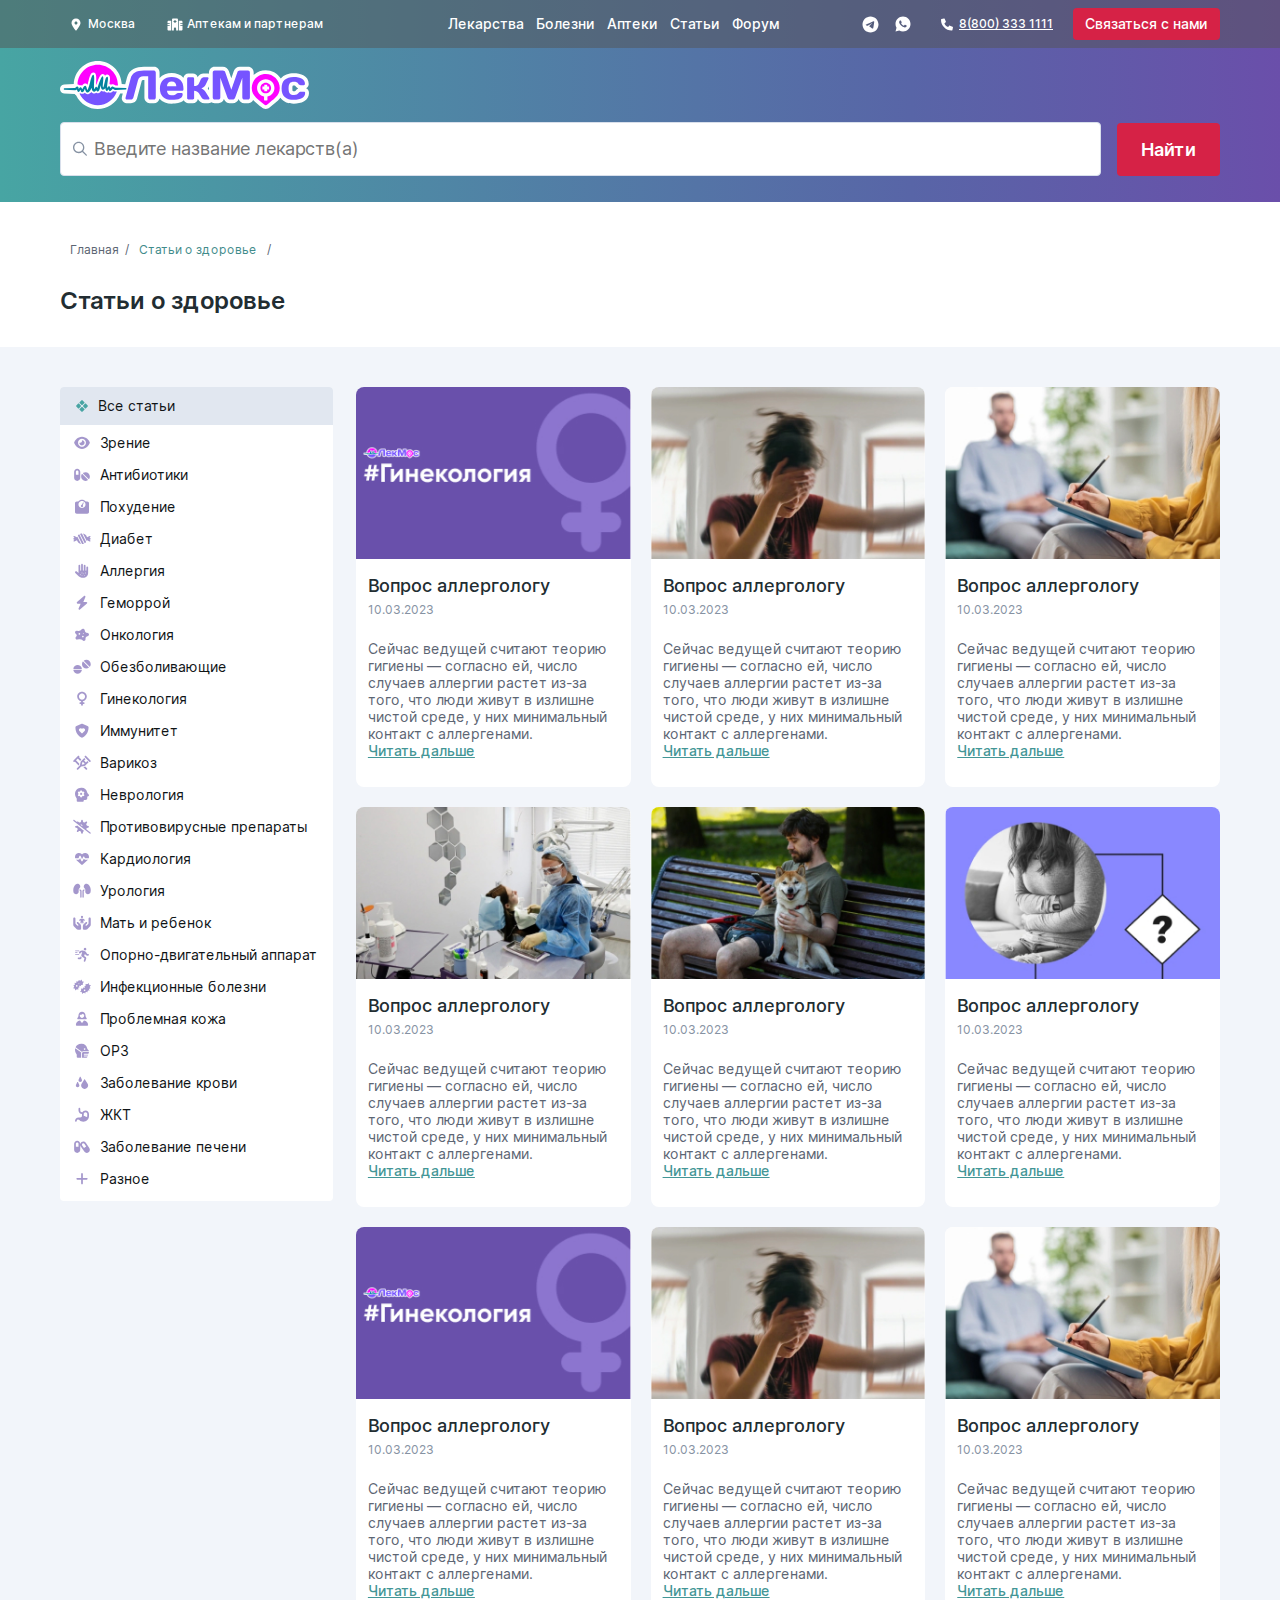
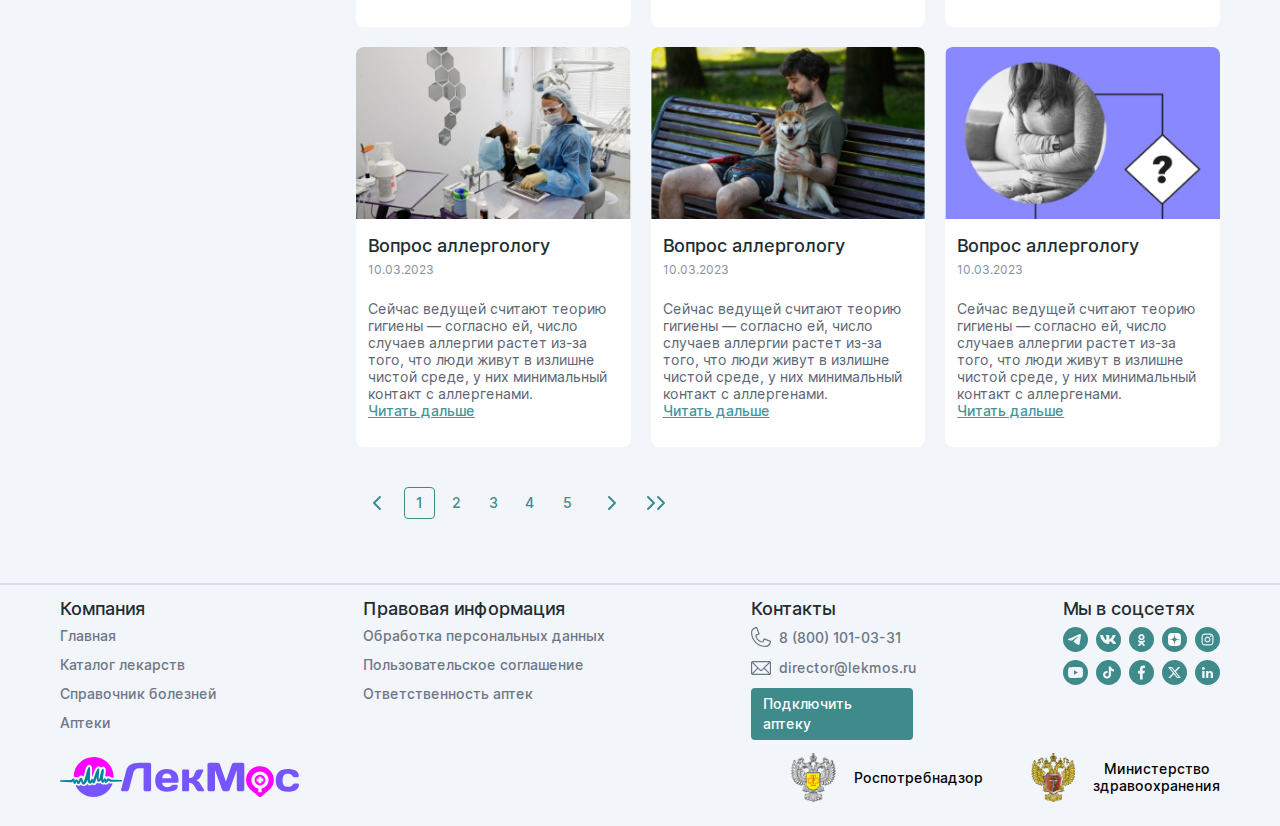
<file: article.html>
<!DOCTYPE html>
<html lang="ru">
  <head>
    <meta charset="UTF-8">
    <meta name="viewport" content="width=device-width, initial-scale=1.0">
    <title>Lekmos</title>
  
    <link rel="preload" href="fonts/Inter-Regular.woff" as="font" type="font/woff" crossorigin>
    <link rel="preload" href="fonts/Inter-Regular.woff2" as="font" type="font/woff" crossorigin>
    <link rel="preload" href="fonts/Inter-Medium.woff" as="font" type="font/woff2" crossorigin>
    <link rel="preload" href="fonts/Inter-Medium.woff2" as="font" type="font/woff2" crossorigin>
    <link rel="preload" href="fonts/Inter-SemiBold.woff" as="font" type="font/woff2" crossorigin>
    <link rel="preload" href="fonts/Inter-SemiBold.woff2" as="font" type="font/woff2" crossorigin>
    <link rel="preload" href="fonts/Inter-Bold.woff" as="font" type="font/woff2" crossorigin>
    <link rel="preload" href="fonts/Inter-Bold.woff2" as="font" type="font/woff2" crossorigin>
    <link rel="preload" href="fonts/fa-regular-400.woff2" as="font" type="font/woff2" crossorigin>
    <link rel="preload" href="fonts/fa-solid-900.woff2" as="font" type="font/woff2" crossorigin>
  
    <link rel="stylesheet" href="css/normalize.css">
    <link rel="stylesheet" href="css/swiper-bundle.min.css">
    <link rel="stylesheet" href="css/bootstrap.min.css">
    <link rel="stylesheet" href="css/style.css">
  
    <script defer src="js/swiper-bundle.min.js"></script>
    <script defer src="js/popper.min.js"></script>
    <script defer src="js/bootstrap.min.js"></script>
    <script defer src="js/script.js"></script>
  </head>
<body id="scroll">
  <header class="header">
    <div class="header-up">
      <div class="container header-up__container">
        <div class="header-up__left-btn">
          <button class="header-up__location" id="modal__btn">
            <svg width="16" height="16" viewBox="0 0 16 16" fill="none" xmlns="http://www.w3.org/2000/svg">
              <path d="M7.4375 14.2188C6.21875 12.6953 3.5 9.0625 3.5 7C3.5 4.51562 5.49219 2.5 8 2.5C10.4844 2.5 12.5 4.51562 12.5 7C12.5 9.0625 9.75781 12.6953 8.53906 14.2188C8.25781 14.5703 7.71875 14.5703 7.4375 14.2188ZM8 8.5C8.82031 8.5 9.5 7.84375 9.5 7C9.5 6.17969 8.82031 5.5 8 5.5C7.15625 5.5 6.5 6.17969 6.5 7C6.5 7.84375 7.15625 8.5 8 8.5Z" fill="white"/>
            </svg>
            Москва
          </button>
          <a href="for_pharmacies.html" class="header-up__connect">
            <svg width="16" height="16" viewBox="0 0 16 16" fill="none" xmlns="http://www.w3.org/2000/svg">
              <path d="M5 3.625C5 3.01562 5.49219 2.5 6.125 2.5H9.875C10.4844 2.5 11 3.01562 11 3.625V14.5H9.125V12.625C9.125 12.0156 8.60938 11.5 8 11.5C7.36719 11.5 6.875 12.0156 6.875 12.625V14.5H5V3.625ZM7.8125 4C7.60156 4 7.4375 4.1875 7.4375 4.375V4.9375H6.875C6.66406 4.9375 6.5 5.125 6.5 5.3125V5.6875C6.5 5.89844 6.66406 6.0625 6.875 6.0625H7.4375V6.625C7.4375 6.83594 7.60156 7 7.8125 7H8.1875C8.375 7 8.5625 6.83594 8.5625 6.625V6.0625H9.125C9.3125 6.0625 9.5 5.89844 9.5 5.6875V5.3125C9.5 5.125 9.3125 4.9375 9.125 4.9375H8.5625V4.375C8.5625 4.1875 8.375 4 8.1875 4H7.8125ZM4.25 4.75V14.5H1.625C0.992188 14.5 0.5 14.0078 0.5 13.375V10H2.375C2.5625 10 2.75 9.83594 2.75 9.625C2.75 9.4375 2.5625 9.25 2.375 9.25H0.5V7.75H2.375C2.5625 7.75 2.75 7.58594 2.75 7.375C2.75 7.1875 2.5625 7 2.375 7H0.5V5.875C0.5 5.26562 0.992188 4.75 1.625 4.75H4.25ZM14.375 4.75C14.9844 4.75 15.5 5.26562 15.5 5.875V7H13.625C13.4141 7 13.25 7.1875 13.25 7.375C13.25 7.58594 13.4141 7.75 13.625 7.75H15.5V9.25H13.625C13.4141 9.25 13.25 9.4375 13.25 9.625C13.25 9.83594 13.4141 10 13.625 10H15.5V13.375C15.5 14.0078 14.9844 14.5 14.375 14.5H11.75V4.75H14.375Z" fill="white"/>
            </svg>
            <span class="header-up__connect-text">Аптекам и партнерам</span>
          </a>
        </div>
        <div class="modal" id="modal-connect">
          <div class="modal-content">
            <div class="modal-up">
              <button class="modal__btn-close modal-connect__btn-close"></button>
              <h2 class="modal-heading">Хотите разместить свою аптеку?</h2>
            </div>
            <div class="modal-main">
              <p class="modal-main__descr">Для размещения в информационной справке на сайте www.lekmos.ru и в голосовой электронной справке, заполните форму и наши менеджеры с вами свяжутся.</p>
              <form class="modal-form" action="#" autocomplete="off">
                <div class="input-box">
                  <label class="modal__label-form" for="name">Название аптеки (аптечной сети)</label>
                  <input class="modal__input-form" id="name" type="text" aria-label="Введите название аптеки" name="name">
                </div>
                <div class="input-box">
                  <label class="modal__label-form" for="email">E-mail</label>
                  <input class="modal__input-form" id="email" type="email" aria-label="Введите email" name="email">
                </div>
                <div class="input-box">
                  <label class="modal__label-form" for="phone">Телефон</label>
                  <input class="modal__input-form" id="phone" type="text" aria-label="Введите телефон" name="phone">
                </div>
                <div class="input-box">
                  <label class="modal__label-form" for="contact">Контактное лицо</label>
                  <input class="modal__input-form" id="contact" type="text" aria-label="Введите имя" name="contact">
                </div>
                <div class="modal-main__bottom">
                  <p class="modal-main__descr modal-main__descr-bottom">Либо свяжитесь с нами по адресам <a class="modal-link" href="mail:director@lekmos.ru">director@lekmos.ru </a><a class="modal-link" href="mail:admin@lekmos.ru">admin@lekmos.ru</a></p>
                  <p class="modal-main__descr modal-main__descr-bottom">или телефонам: <a class="modal-main__descr" href="tel:+79262440164">+7&nbsp;(926)&nbsp;244-01-64, </a><a class="modal-main__descr" href="tel:+79859927773">+7&nbsp;(985)&nbsp;992-77-73, </a><a class="modal-main__descr" href="tel:+79258804108">+7&nbsp;(925)&nbsp;880-41-08 </a><a class="modal-main__descr" href="tel:+79911256701">+7&nbsp;(991)&nbsp;125-67-01</a></p>
                </div>
                <button class="modal-main__btn green-btn" type="submit">Отправить</button>
              </form>
            </div>
          </div>
        </div>
        <div class="modal" id="modal-final">
          <div class="modal-content modal-content__final">
            <div class="modal-up">
              <button class="modal__btn-close modal-final__btn-close"></button>
              <h2 class="modal-heading">Данные отправлены</h2>
            </div>
            <div class="modal-main modal-main__final">
              <p class="modal-final__descr">
                <span class="modal-final__text">Благодарим за регистрацию!</span>
                <span class="modal-final__text">Наши менеджеры свяжутся с вами в ближайшее время</span>
              </p>
              <button class="modal-final__btn green-btn">ОК</button>
            </div>
          </div>
        </div>
        <div class="modal" id="modal__city">
          <div class="modal-content">
            <button class="modal__btn-close" id="close-city-btn"></button>
            <h2 class="modal-heading modal-heading__city">Выберите город</h2>
            <div class="modal-cont">
              <div class="modal-city">
                <ul class="modal-city__top-list">
                  <li class="modal-city__top-item"><a class="modal-city__top-link" href="#">Москва</a></li>
                  <li class="modal-city__top-item"><a class="modal-city__top-link" href="#">Санкт-Петербург</a></li>
                  <li class="modal-city__top-item"><a class="modal-city__top-link" href="#">Новосибирск</a></li>
                  <li class="modal-city__top-item"><a class="modal-city__top-link" href="#">Самара</a></li>
                  <li class="modal-city__top-item"><a class="modal-city__top-link" href="#">Казань</a></li>
                </ul>
                <form class="modal-city__form" action="#" autocomplete="off">
                  <div class="input-box modal-city__input-box">
                    <label class="modal-city__label" for="GET-name">Введите название города
                    </label>
                    <input class="modal-city__input" id="GET-name" type="text" aria-label="Введите город" placeholder="" name="name">
                  </div>
                  <button class="modal-city__form-btn" type="submit" aria-label="Начать поиск">
                    <svg width="24" height="24" viewBox="0 0 24 24" fill="none" xmlns="http://www.w3.org/2000/svg">
                      <path d="M11 20C15.9706 20 20 15.9706 20 11C20 6.02944 15.9706 2 11 2C6.02944 2 2 6.02944 2 11C2 15.9706 6.02944 20 11 20Z" stroke="#3F8B8B"/>
                      <path d="M22.0009 21.9999L18.7832 18.7822" stroke="#3F8B8B"/>
                    </svg>
                  </button>
                </form>
                <ul class="modal-city__bottom-list">
                  <li class="modal-city__top-item"><a class="modal-city__bottom-link" href="#">Брянск</a></li>
                  <li class="modal-city__top-item"><a class="modal-city__bottom-link" href="#">Брянск</a></li>
                  <li class="modal-city__top-item"><a class="modal-city__bottom-link" href="#">Брянск</a></li>
                  <li class="modal-city__top-item"><a class="modal-city__bottom-link" href="#">Брянск</a></li>
                  <li class="modal-city__top-item"><a class="modal-city__bottom-link" href="#">Дятьково</a></li>
                  <li class="modal-city__top-item"><a class="modal-city__bottom-link" href="#">Дятьково</a></li>
                  <li class="modal-city__top-item"><a class="modal-city__bottom-link" href="#">Дятьково</a></li>
                  <li class="modal-city__top-item"><a class="modal-city__bottom-link" href="#">Дятьково</a></li>
                  <li class="modal-city__top-item"><a class="modal-city__bottom-link" href="#">Клинцы</a></li>
                  <li class="modal-city__top-item"><a class="modal-city__bottom-link" href="#">Клинцы</a></li>
                  <li class="modal-city__top-item"><a class="modal-city__bottom-link" href="#">Клинцы</a></li>
                  <li class="modal-city__top-item"><a class="modal-city__bottom-link" href="#">Клинцы</a></li>
                  <li class="modal-city__top-item"><a class="modal-city__bottom-link" href="#">Новозыбков</a></li>
                  <li class="modal-city__top-item"><a class="modal-city__bottom-link" href="#">Новозыбков</a></li>
                  <li class="modal-city__top-item"><a class="modal-city__bottom-link" href="#">Новозыбков</a></li>
                  <li class="modal-city__top-item"><a class="modal-city__bottom-link" href="#">Новозыбков</a></li>
                  <li class="modal-city__top-item"><a class="modal-city__bottom-link" href="#">Унеча</a></li>
                  <li class="modal-city__top-item"><a class="modal-city__bottom-link" href="#">Унеча</a></li>
                  <li class="modal-city__top-item"><a class="modal-city__bottom-link" href="#">Унеча</a></li>
                  <li class="modal-city__top-item"><a class="modal-city__bottom-link" href="#">Унеча</a></li>
                  <li class="modal-city__top-item"><a class="modal-city__bottom-link" href="#">Бытошь</a></li>
                  <li class="modal-city__top-item"><a class="modal-city__bottom-link" href="#">Бытошь</a></li>
                  <li class="modal-city__top-item"><a class="modal-city__bottom-link" href="#">Бытошь</a></li>
                  <li class="modal-city__top-item"><a class="modal-city__bottom-link" href="#">Бытошь</a></li>
                  <li class="modal-city__top-item"><a class="modal-city__bottom-link" href="#">Выгоничи</a></li>
                  <li class="modal-city__top-item"><a class="modal-city__bottom-link" href="#">Выгоничи</a></li>
                  <li class="modal-city__top-item"><a class="modal-city__bottom-link" href="#">Выгоничи</a></li>
                  <li class="modal-city__top-item"><a class="modal-city__bottom-link" href="#">Выгоничи</a></li>
                  <li class="modal-city__top-item"><a class="modal-city__bottom-link" href="#">Глинищево</a></li>
                  <li class="modal-city__top-item"><a class="modal-city__bottom-link" href="#">Глинищево</a></li>
                  <li class="modal-city__top-item"><a class="modal-city__bottom-link" href="#">Глинищево</a></li>
                  <li class="modal-city__top-item"><a class="modal-city__bottom-link" href="#">Глинищево</a></li>
                </ul>
              </div>
            </div>
          </div>
        </div>
        <nav>
          <ul class="header-up__list">
            <li class="header-up__item"><a class="header-up__link" href="catalog.html">Лекарства</a></li>
            <li class="header-up__item"><a class="header-up__link" href="health.html">Болезни</a></li>
            <li class="header-up__item"><a class="header-up__link" href="pharmacies.html">Аптеки</a></li>
            <li class="header-up__item"><a class="header-up__link" href="article.html">Статьи</a></li>
            <li class="header-up__item"><a class="header-up__link" href="#">Форум</a></li>
          </ul>
        </nav>
        <button class="header-burger" aria-label="Открыть или закрыть меню"></button>
        <div class="header-mobile__burger-menu">
          <nav class="header-mobile__burger-nav">
            <ul class="header-mobile__list">
              <li class="header-mobile__item"><a class="header-mobile__link" href="catalog.html">Лекарства</a></li>
              <li class="header-mobile__item"><a class="header-mobile__link" href="health.html">Болезни</a></li>
              <li class="header-mobile__item"><a class="header-mobile__link" href="pharmacies.html">Аптеки</a></li>
              <li class="header-mobile__item"><a class="header-mobile__link" href="article.html">Статьи</a></li>
              <li class="header-mobile__item"><a class="header-mobile__link" href="#">Форум</a></li>
            </ul>
          </nav>
          <div class="header-mobile__bottom">
            <span class="header-mobile__social-title">Связаться</span>
            <ul class="header-mobile__social-list">
              <li class="header-up__social-item">
                <a class="section-hero__icon" href="tel:+78003331111" aria-label="Позвонить">
                  <svg width="23" height="23" viewBox="0 0 23 23" fill="none" xmlns="http://www.w3.org/2000/svg">
                    <path d="M21.957 17.3789L20.9258 21.7188C20.7969 22.3633 20.2812 22.793 19.6367 22.793C8.80859 22.75 0 13.9414 0 3.11328C0 2.46875 0.386719 1.95312 1.03125 1.82422L5.37109 0.792969C5.97266 0.664062 6.61719 1.00781 6.875 1.56641L8.89453 6.25C9.10938 6.80859 8.98047 7.45312 8.50781 7.79688L6.1875 9.6875C7.64844 12.6523 10.0547 15.0586 13.0625 16.5195L14.9531 14.1992C15.2969 13.7695 15.9414 13.5977 16.5 13.8125L21.1836 15.832C21.7422 16.1328 22.0859 16.7773 21.957 17.3789Z" fill="#6951AB"/>
                  </svg>
                </a>
              </li>
              <li class="header-up__social-item header-mobile__social-item">
                <a class="header-up__icon" href="#" aria-label="Ссылка на чат в Телеграм">
                  <svg width="30" height="30" viewBox="0 0 30 30" fill="none" xmlns="http://www.w3.org/2000/svg">
                    <path d="M15 3C8.376 3 3 8.376 3 15C3 21.624 8.376 27 15 27C21.624 27 27 21.624 27 15C27 8.376 21.624 3 15 3ZM20.568 11.16C20.388 13.056 19.608 17.664 19.212 19.788C19.044 20.688 18.708 20.988 18.396 21.024C17.7 21.084 17.172 20.568 16.5 20.124C15.444 19.428 14.844 18.996 13.824 18.324C12.636 17.544 13.404 17.112 14.088 16.416C14.268 16.236 17.34 13.44 17.4 13.188C17.4083 13.1498 17.4072 13.1102 17.3968 13.0726C17.3863 13.0349 17.3668 13.0004 17.34 12.972C17.268 12.912 17.172 12.936 17.088 12.948C16.98 12.972 15.3 14.088 12.024 16.296C11.544 16.62 11.112 16.788 10.728 16.776C10.296 16.764 9.48 16.536 8.868 16.332C8.112 16.092 7.524 15.96 7.572 15.54C7.596 15.324 7.896 15.108 8.46 14.88C11.964 13.356 14.292 12.348 15.456 11.868C18.792 10.476 19.476 10.236 19.932 10.236C20.028 10.236 20.256 10.26 20.4 10.38C20.52 10.476 20.556 10.608 20.568 10.704C20.556 10.776 20.58 10.992 20.568 11.16Z" fill="#6951AB"/>
                  </svg>
                </a>
              </li>
              <li class="header-up__social-item header-mobile__social-item">
                <a class="header-up__icon" href="#" aria-label="Ссылка на чат What's app">
                  <svg width="27" height="27" viewBox="0 0 27 27" fill="none" xmlns="http://www.w3.org/2000/svg">
                    <path d="M13.5012 2.25C19.7146 2.25 24.7512 7.28663 24.7512 13.5C24.7512 19.7134 19.7146 24.75 13.5012 24.75C11.5131 24.7532 9.55998 24.2271 7.84249 23.2256L2.25574 24.75L3.77674 19.161C2.77447 17.443 2.24792 15.489 2.25124 13.5C2.25124 7.28663 7.28786 2.25 13.5012 2.25ZM9.66724 8.2125L9.44224 8.2215C9.29657 8.23037 9.15421 8.26864 9.02374 8.334C8.9017 8.40311 8.7903 8.4895 8.69299 8.5905C8.55799 8.71763 8.48149 8.82788 8.39936 8.93475C7.98325 9.47577 7.75921 10.14 7.76261 10.8225C7.76486 11.3737 7.90886 11.9104 8.13386 12.4121C8.59399 13.4269 9.35111 14.5012 10.3501 15.4969C10.5909 15.7365 10.8271 15.9773 11.0814 16.2011C12.3227 17.294 13.8019 18.0822 15.4014 18.5029L16.0404 18.6007C16.2485 18.612 16.4566 18.5963 16.6659 18.5861C16.9935 18.5692 17.3134 18.4805 17.603 18.3263C17.7503 18.2504 17.8941 18.1678 18.0339 18.0787C18.0339 18.0787 18.0822 18.0472 18.1745 17.9775C18.3264 17.865 18.4197 17.7851 18.5457 17.6535C18.6391 17.5568 18.7201 17.4431 18.782 17.3138C18.8697 17.1304 18.9575 16.7805 18.9935 16.4891C19.0205 16.2664 19.0126 16.1449 19.0092 16.0695C19.0047 15.9491 18.9046 15.8243 18.7955 15.7714L18.1407 15.4778C18.1407 15.4778 17.162 15.0514 16.5635 14.7791C16.5009 14.7518 16.4338 14.7361 16.3655 14.733C16.2885 14.7251 16.2107 14.7338 16.1374 14.7584C16.064 14.783 15.9968 14.8231 15.9402 14.8759C15.9346 14.8736 15.8592 14.9377 15.0459 15.9233C14.9992 15.986 14.9349 16.0334 14.8611 16.0594C14.7874 16.0855 14.7076 16.089 14.6319 16.0695C14.5586 16.0498 14.4868 16.025 14.417 15.9953C14.2775 15.9368 14.2291 15.9142 14.1335 15.8737C13.4878 15.592 12.89 15.2113 12.3616 14.7454C12.2199 14.6216 12.0882 14.4866 11.9532 14.3561C11.5106 13.9323 11.1249 13.4528 10.8057 12.9296L10.7394 12.8228C10.6917 12.7509 10.6531 12.6735 10.6246 12.5921C10.5819 12.4268 10.6932 12.294 10.6932 12.294C10.6932 12.294 10.9666 11.9948 11.0937 11.8327C11.2175 11.6753 11.3221 11.5223 11.3896 11.4131C11.5224 11.1994 11.564 10.98 11.4942 10.8101C11.1792 10.0406 10.853 9.2745 10.5177 8.514C10.4514 8.36325 10.2545 8.25525 10.0756 8.23387C10.0149 8.22712 9.95411 8.22038 9.89336 8.21588C9.74228 8.20837 9.59089 8.20987 9.43999 8.22038L9.66611 8.21137L9.66724 8.2125Z" fill="#6951AB"/>
                  </svg>
                </a>
              </li>
              <li class="header-up__social-item header-mobile__social-item">
                <a class="header-up__icon" href="https://vk.com/lekmos" aria-label="Ссылка на группу вконтакте">
                  <svg width="25" height="25" viewBox="0 0 25 25" fill="none" xmlns="http://www.w3.org/2000/svg">
                    <circle cx="12.5" cy="12.5" r="12.5" fill="#6951AB"/>
                    <path fill-rule="evenodd" clip-rule="evenodd" d="M17.6051 16.9988H19.3566C19.856 16.9988 20.1069 16.7624 19.9568 16.3009C19.5799 15.5823 19.0816 14.9262 18.4814 14.3597C18.2803 14.1348 18.0319 13.9046 17.8096 13.6987C17.5753 13.4817 17.3704 13.2916 17.2809 13.164C17.0168 12.8446 17.0925 12.7025 17.2809 12.4298C18.2066 11.2383 18.9946 9.95599 19.6315 8.60518C19.7431 8.25056 19.6315 8.00165 19.1069 8.00165H17.3554C17.1913 7.99083 17.0279 8.03135 16.8903 8.11653C16.8375 8.14928 16.7896 8.18813 16.7476 8.23169C16.6799 8.30161 16.627 8.38403 16.5931 8.47449C16.0535 9.69625 15.3288 10.8373 14.4418 11.8615C14.0288 12.2524 13.8548 12.3707 13.6291 12.3707C13.5526 12.3707 13.4533 12.3162 13.3975 12.1703C13.371 12.1012 13.3542 12.0113 13.3542 11.8967V8.60518C13.3542 8.17897 13.2293 8.00165 12.8536 8.00165H10.1021C9.98981 7.99722 9.88009 8.03439 9.79629 8.10516C9.71238 8.17619 9.66112 8.27526 9.65308 8.38125C9.65308 8.53636 9.74563 8.64569 9.86376 8.78499C10.0524 9.00753 10.306 9.30667 10.3518 9.99066V12.4298C10.3518 12.9628 10.2533 13.0571 10.0276 13.0571C9.4394 13.0571 7.98921 10.9977 7.13925 8.62905C6.96282 8.19146 6.80074 8.00165 6.35056 8.00165H4.60024C4.09965 8.00165 4 8.22669 4 8.4756C4.45737 10.4852 5.40359 12.3662 6.76352 13.9687C7.33636 14.8383 8.11919 15.5665 9.04754 16.0936C9.97589 16.6207 11.0232 16.9311 12.1033 16.9999C13.2161 16.9999 13.3542 16.7635 13.3542 16.36V14.8688C13.3542 14.3949 13.4538 14.3006 13.8164 14.3006C14.0793 14.3006 14.5174 14.4188 15.5547 15.3655C15.9101 15.7022 16.1772 15.9835 16.3945 16.2127C16.9039 16.7493 17.1407 16.9988 17.6051 16.9988Z" fill="#F2F5FA"/>
                  </svg>
                </a>
              </li>
            </ul>
          </div>
        </div>
        <div class="header-up__right-btn">
          <a class="header-up__tg-btn" href="#" aria-label="Ссылка на чат в Телеграм"></a>
          <a class="header-up__wa-btn" href="#" aria-label="Ссылка на чат What's app"></a>
          <a href="tel:+78003331111" class="header-up__phone-btn">
            <svg class="header-up__contacts-icon" width="16" height="16" viewBox="0 0 16 16" fill="none" xmlns="http://www.w3.org/2000/svg">
              <path d="M13.9766 11.5703L13.4141 13.9375C13.3438 14.2891 13.0625 14.5234 12.7109 14.5234C6.80469 14.5 2 9.69531 2 3.78906C2 3.4375 2.21094 3.15625 2.5625 3.08594L4.92969 2.52344C5.25781 2.45312 5.60938 2.64062 5.75 2.94531L6.85156 5.5C6.96875 5.80469 6.89844 6.15625 6.64062 6.34375L5.375 7.375C6.17188 8.99219 7.48438 10.3047 9.125 11.1016L10.1562 9.83594C10.3438 9.60156 10.6953 9.50781 11 9.625L13.5547 10.7266C13.8594 10.8906 14.0469 11.2422 13.9766 11.5703Z" fill="white"/>
            </svg>
            <span class="header-up__contacts-text">8(800)&nbsp;333&nbsp;1111</span>
          </a>
          <button class="red-btn header-up__btn btnsConnect">Связаться с нами</button>
        </div>
      </div>
      <div class="header-middle container">
        <a href="tel:+78003331111" class="header-middle__phone-btn">
          <svg class="header-up__contacts-icon" width="16" height="16" viewBox="0 0 16 16" fill="none" xmlns="http://www.w3.org/2000/svg">
            <path d="M13.9766 11.5703L13.4141 13.9375C13.3438 14.2891 13.0625 14.5234 12.7109 14.5234C6.80469 14.5 2 9.69531 2 3.78906C2 3.4375 2.21094 3.15625 2.5625 3.08594L4.92969 2.52344C5.25781 2.45312 5.60938 2.64062 5.75 2.94531L6.85156 5.5C6.96875 5.80469 6.89844 6.15625 6.64062 6.34375L5.375 7.375C6.17188 8.99219 7.48438 10.3047 9.125 11.1016L10.1562 9.83594C10.3438 9.60156 10.6953 9.50781 11 9.625L13.5547 10.7266C13.8594 10.8906 14.0469 11.2422 13.9766 11.5703Z" fill="white"/>
          </svg>
          <span class="header-up__contacts-text">8(800)&nbsp;333&nbsp;1111</span>
        </a>
        <ul class="header-middle__social-list">
          <li class="header-middle__social-item">
            <a class="header-up__icon" href="#" aria-label="Ссылка на чат в Телеграм">
              <svg width="30" height="30" viewBox="0 0 30 30" fill="none" xmlns="http://www.w3.org/2000/svg">
                <path d="M15 3C8.376 3 3 8.376 3 15C3 21.624 8.376 27 15 27C21.624 27 27 21.624 27 15C27 8.376 21.624 3 15 3ZM20.568 11.16C20.388 13.056 19.608 17.664 19.212 19.788C19.044 20.688 18.708 20.988 18.396 21.024C17.7 21.084 17.172 20.568 16.5 20.124C15.444 19.428 14.844 18.996 13.824 18.324C12.636 17.544 13.404 17.112 14.088 16.416C14.268 16.236 17.34 13.44 17.4 13.188C17.4083 13.1498 17.4072 13.1102 17.3968 13.0726C17.3863 13.0349 17.3668 13.0004 17.34 12.972C17.268 12.912 17.172 12.936 17.088 12.948C16.98 12.972 15.3 14.088 12.024 16.296C11.544 16.62 11.112 16.788 10.728 16.776C10.296 16.764 9.48 16.536 8.868 16.332C8.112 16.092 7.524 15.96 7.572 15.54C7.596 15.324 7.896 15.108 8.46 14.88C11.964 13.356 14.292 12.348 15.456 11.868C18.792 10.476 19.476 10.236 19.932 10.236C20.028 10.236 20.256 10.26 20.4 10.38C20.52 10.476 20.556 10.608 20.568 10.704C20.556 10.776 20.58 10.992 20.568 11.16Z" fill="#6951AB"/>
              </svg>
            </a>
          </li>
          <li class="header-middle__social-item">
            <a class="header-up__icon header-middle__icon" href="#" aria-label="Ссылка на чат What's app">
              <svg width="27" height="27" viewBox="0 0 27 27" fill="none" xmlns="http://www.w3.org/2000/svg">
                <path d="M13.5012 2.25C19.7146 2.25 24.7512 7.28663 24.7512 13.5C24.7512 19.7134 19.7146 24.75 13.5012 24.75C11.5131 24.7532 9.55998 24.2271 7.84249 23.2256L2.25574 24.75L3.77674 19.161C2.77447 17.443 2.24792 15.489 2.25124 13.5C2.25124 7.28663 7.28786 2.25 13.5012 2.25ZM9.66724 8.2125L9.44224 8.2215C9.29657 8.23037 9.15421 8.26864 9.02374 8.334C8.9017 8.40311 8.7903 8.4895 8.69299 8.5905C8.55799 8.71763 8.48149 8.82788 8.39936 8.93475C7.98325 9.47577 7.75921 10.14 7.76261 10.8225C7.76486 11.3737 7.90886 11.9104 8.13386 12.4121C8.59399 13.4269 9.35111 14.5012 10.3501 15.4969C10.5909 15.7365 10.8271 15.9773 11.0814 16.2011C12.3227 17.294 13.8019 18.0822 15.4014 18.5029L16.0404 18.6007C16.2485 18.612 16.4566 18.5963 16.6659 18.5861C16.9935 18.5692 17.3134 18.4805 17.603 18.3263C17.7503 18.2504 17.8941 18.1678 18.0339 18.0787C18.0339 18.0787 18.0822 18.0472 18.1745 17.9775C18.3264 17.865 18.4197 17.7851 18.5457 17.6535C18.6391 17.5568 18.7201 17.4431 18.782 17.3138C18.8697 17.1304 18.9575 16.7805 18.9935 16.4891C19.0205 16.2664 19.0126 16.1449 19.0092 16.0695C19.0047 15.9491 18.9046 15.8243 18.7955 15.7714L18.1407 15.4778C18.1407 15.4778 17.162 15.0514 16.5635 14.7791C16.5009 14.7518 16.4338 14.7361 16.3655 14.733C16.2885 14.7251 16.2107 14.7338 16.1374 14.7584C16.064 14.783 15.9968 14.8231 15.9402 14.8759C15.9346 14.8736 15.8592 14.9377 15.0459 15.9233C14.9992 15.986 14.9349 16.0334 14.8611 16.0594C14.7874 16.0855 14.7076 16.089 14.6319 16.0695C14.5586 16.0498 14.4868 16.025 14.417 15.9953C14.2775 15.9368 14.2291 15.9142 14.1335 15.8737C13.4878 15.592 12.89 15.2113 12.3616 14.7454C12.2199 14.6216 12.0882 14.4866 11.9532 14.3561C11.5106 13.9323 11.1249 13.4528 10.8057 12.9296L10.7394 12.8228C10.6917 12.7509 10.6531 12.6735 10.6246 12.5921C10.5819 12.4268 10.6932 12.294 10.6932 12.294C10.6932 12.294 10.9666 11.9948 11.0937 11.8327C11.2175 11.6753 11.3221 11.5223 11.3896 11.4131C11.5224 11.1994 11.564 10.98 11.4942 10.8101C11.1792 10.0406 10.853 9.2745 10.5177 8.514C10.4514 8.36325 10.2545 8.25525 10.0756 8.23387C10.0149 8.22712 9.95411 8.22038 9.89336 8.21588C9.74228 8.20837 9.59089 8.20987 9.43999 8.22038L9.66611 8.21137L9.66724 8.2125Z" fill="#6951AB"/>
              </svg>
            </a>
          </li>
          <li class="header-middle__social-item">
            <a class="header-up__icon" href="https://vk.com/lekmos" aria-label="Ссылка на группу вконтакте">
              <svg width="25" height="25" viewBox="0 0 25 25" fill="none" xmlns="http://www.w3.org/2000/svg">
                <circle cx="12.5" cy="12.5" r="12.5" fill="#6951AB"/>
                <path fill-rule="evenodd" clip-rule="evenodd" d="M17.6051 16.9988H19.3566C19.856 16.9988 20.1069 16.7624 19.9568 16.3009C19.5799 15.5823 19.0816 14.9262 18.4814 14.3597C18.2803 14.1348 18.0319 13.9046 17.8096 13.6987C17.5753 13.4817 17.3704 13.2916 17.2809 13.164C17.0168 12.8446 17.0925 12.7025 17.2809 12.4298C18.2066 11.2383 18.9946 9.95599 19.6315 8.60518C19.7431 8.25056 19.6315 8.00165 19.1069 8.00165H17.3554C17.1913 7.99083 17.0279 8.03135 16.8903 8.11653C16.8375 8.14928 16.7896 8.18813 16.7476 8.23169C16.6799 8.30161 16.627 8.38403 16.5931 8.47449C16.0535 9.69625 15.3288 10.8373 14.4418 11.8615C14.0288 12.2524 13.8548 12.3707 13.6291 12.3707C13.5526 12.3707 13.4533 12.3162 13.3975 12.1703C13.371 12.1012 13.3542 12.0113 13.3542 11.8967V8.60518C13.3542 8.17897 13.2293 8.00165 12.8536 8.00165H10.1021C9.98981 7.99722 9.88009 8.03439 9.79629 8.10516C9.71238 8.17619 9.66112 8.27526 9.65308 8.38125C9.65308 8.53636 9.74563 8.64569 9.86376 8.78499C10.0524 9.00753 10.306 9.30667 10.3518 9.99066V12.4298C10.3518 12.9628 10.2533 13.0571 10.0276 13.0571C9.4394 13.0571 7.98921 10.9977 7.13925 8.62905C6.96282 8.19146 6.80074 8.00165 6.35056 8.00165H4.60024C4.09965 8.00165 4 8.22669 4 8.4756C4.45737 10.4852 5.40359 12.3662 6.76352 13.9687C7.33636 14.8383 8.11919 15.5665 9.04754 16.0936C9.97589 16.6207 11.0232 16.9311 12.1033 16.9999C13.2161 16.9999 13.3542 16.7635 13.3542 16.36V14.8688C13.3542 14.3949 13.4538 14.3006 13.8164 14.3006C14.0793 14.3006 14.5174 14.4188 15.5547 15.3655C15.9101 15.7022 16.1772 15.9835 16.3945 16.2127C16.9039 16.7493 17.1407 16.9988 17.6051 16.9988Z" fill="#F2F5FA"/>
              </svg>
            </a>
          </li>
        </ul>
      </div>
    </div>
    
    <div class="header-down container">
      <div class="header-down__logo">
        <img src="img/Logo-header.svg" alt="Логотип">
      </div>
      <form action="#" class="header-down__form">
        <input class="header-down__form-input" type="text" placeholder="Введите название лекарств(а)">
        <button class="header-down__form-btn red-btn" type="submit">Найти</button> 
      </form>
      <div class="modal-overlay" id="modal-dropdown"></div>
      <div class="header__dropdown-menu">
        <div class="dropdown-menu__item">
          <a class="dropdown-menu__link" href="#">
            <span class="dropdown-menu__name">Цитраль</span>
          </a>
        </div>
        <div class="dropdown-menu__item">
          <a class="dropdown-menu__link" href="#">
            <span class="dropdown-menu__name">Цитрамон П</span>
            <span class="dropdown-menu__count">544 шт от <span class="dropdown-menu__price">17₽</span></span>
          </a>
        </div>
        <div class="dropdown-menu__item">
          <a class="dropdown-menu__link" href="#">
            <span class="dropdown-menu__name">Магния цитрат</span>
            <span class="dropdown-menu__count">16 шт от <span class="dropdown-menu__price">670₽</span></span>
          </a>
        </div>
        <div class="dropdown-menu__item">
          <a class="dropdown-menu__link" href="#">
            <span class="dropdown-menu__name">Висмута трикалия дицитрат</span>
            <span class="dropdown-menu__count">90 шт от <span class="dropdown-menu__price">230₽</span></span>
          </a>
        </div>
        <div class="dropdown-menu__item">
          <a class="dropdown-menu__link" href="#">
            <span class="dropdown-menu__name">Цитрамон П</span>
            <span class="dropdown-menu__count">544 шт от <span class="dropdown-menu__price">17₽</span></span>
          </a>
        </div>
        <div class="dropdown-menu__item">
          <a class="dropdown-menu__link" href="#">
            <span class="dropdown-menu__name">Магния цитрат</span>
            <span class="dropdown-menu__count">16 шт от <span class="dropdown-menu__price">670₽</span></span>
          </a>
        </div>
        <div class="dropdown-menu__item">
          <a class="dropdown-menu__link" href="#">
            <span class="dropdown-menu__name">Висмута трикалия дицитрат</span>
            <span class="dropdown-menu__count">90 шт от <span class="dropdown-menu__price">230₽</span></span>
          </a>
        </div>
        <div class="dropdown-menu__item">
          <a class="dropdown-menu__link" href="#">
            <span class="dropdown-menu__name">Цитрамон П</span>
            <span class="dropdown-menu__count">544 шт от <span class="dropdown-menu__price">17₽</span></span>
          </a>
        </div>
        <div class="dropdown-menu__item">
          <a class="dropdown-menu__link" href="#">
            <span class="dropdown-menu__name">Магния цитрат</span>
            <span class="dropdown-menu__count">16 шт от <span class="dropdown-menu__price">670₽</span></span>
          </a>
        </div>
        <div class="dropdown-menu__item">
          <a class="dropdown-menu__link" href="#">
            <span class="dropdown-menu__name">Висмута трикалия дицитрат Висмута трикалия дицитрат Висмута трикалия дицитрат</span>
            <span class="dropdown-menu__count">90 шт от <span class="dropdown-menu__price">230₽</span></span>
          </a>
        </div>
      </div>
    </div>
  </header>
  <main>
    <section class="section-group container">
      <ul class="breadcrumbs breadcrumbs-mb">
        <li class="breadcrumbs-item"><a class="breadcrumbs-link" href="index.html">Главная</a></li>
        <li class="breadcrumbs-item active"><a class="breadcrumbs-link" href="article.html">Статьи о здоровье</a></li>
        <li class="breadcrumbs-item breadcrumbs-item__hidden"><span class="breadcrumbs-link"></span></li>
      </ul>
      <h2 class="section-group__heading heading-h2">Статьи о здоровье</h2>
    </section>
    <section class="section-articleMain">
      <div class="container section-articleMain__container">
        <button class="section-articleMain__art-btn">Все статьи</button>
        <div class="section-category__left section-articleMain__left">
          <h3 class="section-articleMain__headind section-category__left-item" data-path="art-all">
            <svg width="20" height="20" viewBox="0 0 20 20" fill="none" xmlns="http://www.w3.org/2000/svg">
              <path fill-rule="evenodd" clip-rule="evenodd" d="M10.3445 4.14272C10.1543 3.95243 9.84574 3.95243 9.65545 4.14272L7.58817 6.21C7.39788 6.40028 7.39788 6.7088 7.58817 6.89909L9.65545 8.96637C9.84574 9.15666 10.1543 9.15666 10.3445 8.96637L12.4118 6.89909C12.6021 6.7088 12.6021 6.40028 12.4118 6.21L10.3445 4.14272ZM6.89909 7.58817C6.7088 7.39788 6.40028 7.39788 6.21 7.58817L4.14272 9.65545C3.95243 9.84574 3.95243 10.1543 4.14272 10.3445L6.21 12.4118C6.40028 12.6021 6.7088 12.6021 6.89909 12.4118L8.96637 10.3445C9.15666 10.1543 9.15666 9.84574 8.96637 9.65545L6.89909 7.58817ZM13.1009 7.58817C13.2912 7.39788 13.5997 7.39788 13.79 7.58817L15.8573 9.65545C16.0476 9.84574 16.0476 10.1543 15.8573 10.3445L13.79 12.4118C13.5997 12.6021 13.2912 12.6021 13.1009 12.4118L11.0336 10.3445C10.8433 10.1543 10.8433 9.84574 11.0336 9.65545L13.1009 7.58817ZM10.3445 11.0336C10.1543 10.8433 9.84574 10.8433 9.65545 11.0336L7.58817 13.1009C7.39788 13.2912 7.39788 13.5997 7.58817 13.79L9.65545 15.8573C9.84574 16.0476 10.1543 16.0476 10.3445 15.8573L12.4118 13.79C12.6021 13.5997 12.6021 13.2912 12.4118 13.1009L10.3445 11.0336Z" fill="#48A4A3"/>
            </svg>
            Все статьи
          </h3>
          <ul class="section-category__left-list">
            <li class="section-category__left-item" data-path="art1">
              <a class="section-category__left-link left-link-1" href="#">
                Зрение
              </a>
            </li>
            <li class="section-category__left-item" data-path="art2">
              <a class="section-category__left-link left-link-2" href="#">
                Антибиотики
              </a>
            </li>
            <li class="section-category__left-item" data-path="art3">
              <a class="section-category__left-link left-link-3" href="#">
                Похудение
              </a>
            </li>
            <li class="section-category__left-item" data-path="art4">
              <a class="section-category__left-link left-link-4" href="#">
                Диабет
              </a>
            </li>
            <li class="section-category__left-item" data-path="art5">
              <a class="section-category__left-link left-link-5" href="#">
                Аллергия
              </a>
            </li>
            <li class="section-category__left-item" data-path="art6">
              <a class="section-category__left-link left-link-6" href="#">
                Геморрой
              </a>
            </li>
            <li class="section-category__left-item" data-path="art7">
              <a class="section-category__left-link left-link-7" href="#">
                Онкология
              </a>
            </li>
            <li class="section-category__left-item" data-path="art8">
              <a class="section-category__left-link left-link-8" href="#">
                Обезболивающие
              </a>
            </li>
            <li class="section-category__left-item" data-path="art9">
              <a class="section-category__left-link left-link-9" href="#">
                Гинекология
              </a>
            </li>
            <li class="section-category__left-item" data-path="art10">
              <a class="section-category__left-link left-link-10" href="#">
                Иммунитет
              </a>
            </li>
            <li class="section-category__left-item" data-path="art11">
              <a class="section-category__left-link left-link-11" href="#">
                Варикоз
              </a>
            </li>
            <li class="section-category__left-item" data-path="art12">
              <a class="section-category__left-link left-link-12" href="#">
                Неврология
              </a>
            </li>
            <li class="section-category__left-item" data-path="art13">
              <a class="section-category__left-link left-link-13" href="#">
                Противовирусные препараты
              </a>
            </li>
            <li class="section-category__left-item" data-path="art14">
              <a class="section-category__left-link left-link-14" href="#">
                Кардиология
              </a>
            </li>
            <li class="section-category__left-item" data-path="art15">
              <a class="section-category__left-link left-link-15" href="#">
                Урология
              </a>
            </li>
            <li class="section-category__left-item" data-path="art16">
              <a class="section-category__left-link left-link-16" href="#">
                Мать и ребенок
              </a>
            </li>
            <li class="section-category__left-item" data-path="art17">
              <a class="section-category__left-link left-link-17" href="#">
                Опорно-двигательный аппарат
              </a>
            </li>
            <li class="section-category__left-item" data-path="art18">
              <a class="section-category__left-link left-link-18" href="#">
                Инфекционные болезни
              </a>
            </li>
            <li class="section-category__left-item" data-path="art19">
              <a class="section-category__left-link left-link-19" href="#">
                Проблемная кожа
              </a>
            </li>
            <li class="section-category__left-item" data-path="art20">
              <a class="section-category__left-link left-link-20" href="#">
                ОРЗ
              </a>
            </li>
            <li class="section-category__left-item" data-path="art21">
              <a class="section-category__left-link left-link-21" href="#">
                Заболевание крови
              </a>
            </li>
            <li class="section-category__left-item" data-path="art22">
              <a class="section-category__left-link left-link-22" href="#">
                ЖКТ
              </a>
            </li>
            <li class="section-category__left-item" data-path="art23">
              <a class="section-category__left-link left-link-23" href="#">
                Заболевание печени
              </a>
            </li>
            <li class="section-category__left-item" data-path="art24">
              <a class="section-category__left-link left-link-24" href="#">
                Разное
              </a>
            </li>
          </ul>
        </div>
        <div class="section-articleMain__right">
          <ul class="section-articleMain__list section-articleMain__list__active" data-target="art-all">
            <li class="section-category__item section-articleMain__item">
              <a class="section-articleMain__link" href="article-one.html">
                <div class="section-article__slide-top">
                  <picture>
                    <source class="section-article__slide-img" srcset="img/art1_mob.jpg" media="(max-width: 992px)">
                    <img class="section-article__slide-img" src="img/art1.jpg" alt="">
                  </picture>
                  <div class="section-article__slide-text">
                    <span class="section-article__slide-title">Вопрос аллергологу</span>
                    <span class="section-article__slide-date">10.03.2023</span>
                  </div>
                </div>
                <p class="section-article__descr">Сейчас ведущей считают теорию гигиены — согласно ей, число случаев аллергии растет из-за того, что люди живут в излишне чистой среде, у них минимальный контакт с аллергенами. <span class="btnsMore dots">Читать дальше</span><span class="more">Иммунная система не получает нужной нагрузки, а при встрече с аллергенами — продуктами, пыльцой растений и другими — на них формируются сверхсильные защитные реакции.</span></p>
              </a>
            </li>
            <li class="section-category__item section-articleMain__item">
              <a class="section-articleMain__link" href="article-one.html">
                <div class="section-article__slide-top">
                  <picture>
                    <source class="section-article__slide-img" srcset="img/art2_mob.jpg" media="(max-width: 992px)">
                    <img class="section-article__slide-img" src="img/art2.jpg" alt="">
                  </picture>
                  <div class="section-article__slide-text">
                    <span class="section-article__slide-title">Вопрос аллергологу</span>
                    <span class="section-article__slide-date">10.03.2023</span>
                  </div>
                </div>
                <p class="section-article__descr">Сейчас ведущей считают теорию гигиены — согласно ей, число случаев аллергии растет из-за того, что люди живут в излишне чистой среде, у них минимальный контакт с аллергенами. <span class="btnsMore dots">Читать дальше</span><span class="more">Иммунная система не получает нужной нагрузки, а при встрече с аллергенами — продуктами, пыльцой растений и другими — на них формируются сверхсильные защитные реакции.</span></p>
              </a>
            </li>
            <li class="section-category__item section-articleMain__item">
              <a class="section-articleMain__link" href="article-one.html">
                <div class="section-article__slide-top">
                  <picture>
                    <source class="section-article__slide-img" srcset="img/art3_mob.jpg" media="(max-width: 992px)">
                    <img class="section-article__slide-img" src="img/art3.jpg" alt="">
                  </picture>
                  <div class="section-article__slide-text">
                    <span class="section-article__slide-title">Вопрос аллергологу</span>
                    <span class="section-article__slide-date">10.03.2023</span>
                  </div>
                </div>
                <p class="section-article__descr">Сейчас ведущей считают теорию гигиены — согласно ей, число случаев аллергии растет из-за того, что люди живут в излишне чистой среде, у них минимальный контакт с аллергенами. <span class="btnsMore dots">Читать дальше</span><span class="more">Иммунная система не получает нужной нагрузки, а при встрече с аллергенами — продуктами, пыльцой растений и другими — на них формируются сверхсильные защитные реакции.</span></p>
              </a>
            </li>
            <li class="section-category__item section-articleMain__item">
              <a class="section-articleMain__link" href="article-one.html">
                <div class="section-article__slide-top">
                  <picture>
                    <source class="section-article__slide-img" srcset="img/art4_mob.jpg" media="(max-width: 992px)">
                    <img class="section-article__slide-img" src="img/art4.jpg" alt="">
                  </picture>
                  <div class="section-article__slide-text">
                    <span class="section-article__slide-title">Вопрос аллергологу</span>
                    <span class="section-article__slide-date">10.03.2023</span>
                  </div>
                </div>
                <p class="section-article__descr">Сейчас ведущей считают теорию гигиены — согласно ей, число случаев аллергии растет из-за того, что люди живут в излишне чистой среде, у них минимальный контакт с аллергенами. <span class="btnsMore dots">Читать дальше</span><span class="more">Иммунная система не получает нужной нагрузки, а при встрече с аллергенами — продуктами, пыльцой растений и другими — на них формируются сверхсильные защитные реакции.</span></p>
              </a>
            </li>
            <li class="section-category__item section-articleMain__item">
              <a class="section-articleMain__link" href="article-one.html">
                <div class="section-article__slide-top">
                  <picture>
                    <source class="section-article__slide-img" srcset="img/article_992.jpg" media="(max-width: 768px)">
                    <img class="section-article__slide-img" src="img/art5.jpg" alt="">
                  </picture>
                  <div class="section-article__slide-text">
                    <span class="section-article__slide-title">Вопрос аллергологу</span>
                    <span class="section-article__slide-date">10.03.2023</span>
                  </div>
                </div>
                <p class="section-article__descr">Сейчас ведущей считают теорию гигиены — согласно ей, число случаев аллергии растет из-за того, что люди живут в излишне чистой среде, у них минимальный контакт с аллергенами. <span class="btnsMore dots">Читать дальше</span><span class="more">Иммунная система не получает нужной нагрузки, а при встрече с аллергенами — продуктами, пыльцой растений и другими — на них формируются сверхсильные защитные реакции.</span></p>
              </a>
            </li>
            <li class="section-category__item section-articleMain__item">
              <a class="section-articleMain__link" href="article-one.html">
                <div class="section-article__slide-top">
                  <picture>
                    <source class="section-article__slide-img" srcset="img/article_992.jpg" media="(max-width: 768px)">
                    <img class="section-article__slide-img" src="img/art6.jpg" alt="">
                  </picture>
                  <div class="section-article__slide-text">
                    <span class="section-article__slide-title">Вопрос аллергологу</span>
                    <span class="section-article__slide-date">10.03.2023</span>
                  </div>
                </div>
                <p class="section-article__descr">Сейчас ведущей считают теорию гигиены — согласно ей, число случаев аллергии растет из-за того, что люди живут в излишне чистой среде, у них минимальный контакт с аллергенами. <span class="btnsMore dots">Читать дальше</span><span class="more">Иммунная система не получает нужной нагрузки, а при встрече с аллергенами — продуктами, пыльцой растений и другими — на них формируются сверхсильные защитные реакции.</span></p>
              </a>
            </li>
            <li class="section-category__item section-articleMain__item">
              <a class="section-articleMain__link" href="article-one.html">
                <div class="section-article__slide-top">
                  <picture>
                    <source class="section-article__slide-img" srcset="img/article_992.jpg" media="(max-width: 768px)">
                    <img class="section-article__slide-img" src="img/art1.jpg" alt="">
                  </picture>
                  <div class="section-article__slide-text">
                    <span class="section-article__slide-title">Вопрос аллергологу</span>
                    <span class="section-article__slide-date">10.03.2023</span>
                  </div>
                </div>
                <p class="section-article__descr">Сейчас ведущей считают теорию гигиены — согласно ей, число случаев аллергии растет из-за того, что люди живут в излишне чистой среде, у них минимальный контакт с аллергенами. <span class="btnsMore dots">Читать дальше</span><span class="more">Иммунная система не получает нужной нагрузки, а при встрече с аллергенами — продуктами, пыльцой растений и другими — на них формируются сверхсильные защитные реакции.</span></p>
              </a>
            </li>
            <li class="section-category__item section-articleMain__item">
              <a class="section-articleMain__link" href="article-one.html">
                <div class="section-article__slide-top">
                  <picture>
                    <source class="section-article__slide-img" srcset="img/article_992.jpg" media="(max-width: 768px)">
                    <img class="section-article__slide-img" src="img/art2.jpg" alt="">
                  </picture>
                  <div class="section-article__slide-text">
                    <span class="section-article__slide-title">Вопрос аллергологу</span>
                    <span class="section-article__slide-date">10.03.2023</span>
                  </div>
                </div>
                <p class="section-article__descr">Сейчас ведущей считают теорию гигиены — согласно ей, число случаев аллергии растет из-за того, что люди живут в излишне чистой среде, у них минимальный контакт с аллергенами. <span class="btnsMore dots">Читать дальше</span><span class="more">Иммунная система не получает нужной нагрузки, а при встрече с аллергенами — продуктами, пыльцой растений и другими — на них формируются сверхсильные защитные реакции.</span></p>
              </a>
            </li>
            <li class="section-category__item section-articleMain__item">
              <a class="section-articleMain__link" href="article-one.html">
                <div class="section-article__slide-top">
                  <picture>
                    <source class="section-article__slide-img" srcset="img/article_992.jpg" media="(max-width: 768px)">
                    <img class="section-article__slide-img" src="img/art3.jpg" alt="">
                  </picture>
                  <div class="section-article__slide-text">
                    <span class="section-article__slide-title">Вопрос аллергологу</span>
                    <span class="section-article__slide-date">10.03.2023</span>
                  </div>
                </div>
                <p class="section-article__descr">Сейчас ведущей считают теорию гигиены — согласно ей, число случаев аллергии растет из-за того, что люди живут в излишне чистой среде, у них минимальный контакт с аллергенами. <span class="btnsMore dots">Читать дальше</span><span class="more">Иммунная система не получает нужной нагрузки, а при встрече с аллергенами — продуктами, пыльцой растений и другими — на них формируются сверхсильные защитные реакции.</span></p>
              </a>
            </li>
            <li class="section-category__item section-articleMain__item">
              <a class="section-articleMain__link" href="article-one.html">
                <div class="section-article__slide-top">
                  <picture>
                    <source class="section-article__slide-img" srcset="img/article_992.jpg" media="(max-width: 768px)">
                    <img class="section-article__slide-img" src="img/art4.jpg" alt="">
                  </picture>
                  <div class="section-article__slide-text">
                    <span class="section-article__slide-title">Вопрос аллергологу</span>
                    <span class="section-article__slide-date">10.03.2023</span>
                  </div>
                </div>
                <p class="section-article__descr">Сейчас ведущей считают теорию гигиены — согласно ей, число случаев аллергии растет из-за того, что люди живут в излишне чистой среде, у них минимальный контакт с аллергенами. <span class="btnsMore dots">Читать дальше</span><span class="more">Иммунная система не получает нужной нагрузки, а при встрече с аллергенами — продуктами, пыльцой растений и другими — на них формируются сверхсильные защитные реакции.</span></p>
              </a>
            </li>
            <li class="section-category__item section-articleMain__item">
              <a class="section-articleMain__link" href="article-one.html">
                <div class="section-article__slide-top">
                  <picture>
                    <source class="section-article__slide-img" srcset="img/article_992.jpg" media="(max-width: 768px)">
                    <img class="section-article__slide-img" src="img/art5.jpg" alt="">
                  </picture>
                  <div class="section-article__slide-text">
                    <span class="section-article__slide-title">Вопрос аллергологу</span>
                    <span class="section-article__slide-date">10.03.2023</span>
                  </div>
                </div>
                <p class="section-article__descr">Сейчас ведущей считают теорию гигиены — согласно ей, число случаев аллергии растет из-за того, что люди живут в излишне чистой среде, у них минимальный контакт с аллергенами. <span class="btnsMore dots">Читать дальше</span><span class="more">Иммунная система не получает нужной нагрузки, а при встрече с аллергенами — продуктами, пыльцой растений и другими — на них формируются сверхсильные защитные реакции.</span></p>
              </a>
            </li>
            <li class="section-category__item section-articleMain__item">
              <a class="section-articleMain__link" href="article-one.html">
                <div class="section-article__slide-top">
                  <picture>
                    <source class="section-article__slide-img" srcset="img/article_992.jpg" media="(max-width: 768px)">
                    <img class="section-article__slide-img" src="img/art6.jpg" alt="">
                  </picture>
                  <div class="section-article__slide-text">
                    <span class="section-article__slide-title">Вопрос аллергологу</span>
                    <span class="section-article__slide-date">10.03.2023</span>
                  </div>
                </div>
                <p class="section-article__descr">Сейчас ведущей считают теорию гигиены — согласно ей, число случаев аллергии растет из-за того, что люди живут в излишне чистой среде, у них минимальный контакт с аллергенами. <span class="btnsMore dots">Читать дальше</span><span class="more">Иммунная система не получает нужной нагрузки, а при встрече с аллергенами — продуктами, пыльцой растений и другими — на них формируются сверхсильные защитные реакции.</span></p>
              </a>
            </li>
          </ul>
          <ul class="section-articleMain__list" data-target="art1">
            <li class="section-category__item section-articleMain__item">
              <a class="section-articleMain__link" href="article-one.html">
                <div class="section-article__slide-top">
                  <picture>
                    <source class="section-article__slide-img" srcset="img/art1_mob.jpg" media="(max-width: 992px)">
                    <img class="section-article__slide-img" src="img/art1.jpg" alt="">
                  </picture>
                  <div class="section-article__slide-text">
                    <span class="section-article__slide-title">Вопрос аллергологу</span>
                    <span class="section-article__slide-date">10.03.2023</span>
                  </div>
                </div>
                <p class="section-article__descr">Сейчас ведущей считают теорию гигиены — согласно ей, число случаев аллергии растет из-за того, что люди живут в излишне чистой среде, у них минимальный контакт с аллергенами. <span class="btnsMore dots">Читать дальше</span><span class="more">Иммунная система не получает нужной нагрузки, а при встрече с аллергенами — продуктами, пыльцой растений и другими — на них формируются сверхсильные защитные реакции.</span></p>
              </a>
            </li>
            <li class="section-category__item section-articleMain__item">
              <a class="section-articleMain__link" href="article-one.html">
                <div class="section-article__slide-top">
                  <picture>
                    <source class="section-article__slide-img" srcset="img/art2_mob.jpg" media="(max-width: 992px)">
                    <img class="section-article__slide-img" src="img/art2.jpg" alt="">
                  </picture>
                  <div class="section-article__slide-text">
                    <span class="section-article__slide-title">Вопрос аллергологу</span>
                    <span class="section-article__slide-date">10.03.2023</span>
                  </div>
                </div>
                <p class="section-article__descr">Сейчас ведущей считают теорию гигиены — согласно ей, число случаев аллергии растет из-за того, что люди живут в излишне чистой среде, у них минимальный контакт с аллергенами. <span class="btnsMore dots">Читать дальше</span><span class="more">Иммунная система не получает нужной нагрузки, а при встрече с аллергенами — продуктами, пыльцой растений и другими — на них формируются сверхсильные защитные реакции.</span></p>
              </a>
            </li>
            <li class="section-category__item section-articleMain__item">
              <a class="section-articleMain__link" href="article-one.html">
                <div class="section-article__slide-top">
                  <picture>
                    <source class="section-article__slide-img" srcset="img/art3_mob.jpg" media="(max-width: 992px)">
                    <img class="section-article__slide-img" src="img/art3.jpg" alt="">
                  </picture>
                  <div class="section-article__slide-text">
                    <span class="section-article__slide-title">Вопрос аллергологу</span>
                    <span class="section-article__slide-date">10.03.2023</span>
                  </div>
                </div>
                <p class="section-article__descr">Сейчас ведущей считают теорию гигиены — согласно ей, число случаев аллергии растет из-за того, что люди живут в излишне чистой среде, у них минимальный контакт с аллергенами. <span class="btnsMore dots">Читать дальше</span><span class="more">Иммунная система не получает нужной нагрузки, а при встрече с аллергенами — продуктами, пыльцой растений и другими — на них формируются сверхсильные защитные реакции.</span></p>
              </a>
            </li>
          </ul>
          <ul class="section-articleMain__list" data-target="art2">
            <li class="section-category__item section-articleMain__item">
              <a class="section-articleMain__link" href="article-one.html">
                <div class="section-article__slide-top">
                  <picture>
                    <source class="section-article__slide-img" srcset="img/art1_mob.jpg" media="(max-width: 992px)">
                    <img class="section-article__slide-img" src="img/art1.jpg" alt="">
                  </picture>
                  <div class="section-article__slide-text">
                    <span class="section-article__slide-title">Вопрос иммуннологу</span>
                    <span class="section-article__slide-date">10.03.2023</span>
                  </div>
                </div>
                <p class="section-article__descr">Сейчас ведущей считают теорию гигиены — согласно ей, число случаев аллергии растет из-за того, что люди живут в излишне чистой среде, у них минимальный контакт с аллергенами. <span class="btnsMore dots">Читать дальше</span><span class="more">Иммунная система не получает нужной нагрузки, а при встрече с аллергенами — продуктами, пыльцой растений и другими — на них формируются сверхсильные защитные реакции.</span></p>
              </a>
            </li>
            <li class="section-category__item section-articleMain__item">
              <a class="section-articleMain__link" href="article-one.html">
                <div class="section-article__slide-top">
                  <picture>
                    <source class="section-article__slide-img" srcset="img/art2_mob.jpg" media="(max-width: 992px)">
                    <img class="section-article__slide-img" src="img/art2.jpg" alt="">
                  </picture>
                  <div class="section-article__slide-text">
                    <span class="section-article__slide-title">Вопрос иммуннологу</span>
                    <span class="section-article__slide-date">10.03.2023</span>
                  </div>
                </div>
                <p class="section-article__descr">Сейчас ведущей считают теорию гигиены — согласно ей, число случаев аллергии растет из-за того, что люди живут в излишне чистой среде, у них минимальный контакт с аллергенами. <span class="btnsMore dots">Читать дальше</span><span class="more">Иммунная система не получает нужной нагрузки, а при встрече с аллергенами — продуктами, пыльцой растений и другими — на них формируются сверхсильные защитные реакции.</span></p>
              </a>
            </li>
            <li class="section-category__item section-articleMain__item">
              <a class="section-articleMain__link" href="article-one.html">
                <div class="section-article__slide-top">
                  <picture>
                    <source class="section-article__slide-img" srcset="img/art3_mob.jpg" media="(max-width: 992px)">
                    <img class="section-article__slide-img" src="img/art3.jpg" alt="">
                  </picture>
                  <div class="section-article__slide-text">
                    <span class="section-article__slide-title">Вопрос иммуннологу</span>
                    <span class="section-article__slide-date">10.03.2023</span>
                  </div>
                </div>
                <p class="section-article__descr">Сейчас ведущей считают теорию гигиены — согласно ей, число случаев аллергии растет из-за того, что люди живут в излишне чистой среде, у них минимальный контакт с аллергенами. <span class="btnsMore dots">Читать дальше</span><span class="more">Иммунная система не получает нужной нагрузки, а при встрече с аллергенами — продуктами, пыльцой растений и другими — на них формируются сверхсильные защитные реакции.</span></p>
              </a>
            </li>
          </ul>
          <ul class="section-articleMain__list" data-target="art3">
            <li class="section-category__item section-articleMain__item">
              <a class="section-articleMain__link" href="article-one.html">
                <div class="section-article__slide-top">
                  <picture>
                    <source class="section-article__slide-img" srcset="img/art1_mob.jpg" media="(max-width: 992px)">
                    <img class="section-article__slide-img" src="img/art1.jpg" alt="">
                  </picture>
                  <div class="section-article__slide-text">
                    <span class="section-article__slide-title">Вопрос кардиологу</span>
                    <span class="section-article__slide-date">10.03.2023</span>
                  </div>
                </div>
                <p class="section-article__descr">Сейчас ведущей считают теорию гигиены — согласно ей, число случаев аллергии растет из-за того, что люди живут в излишне чистой среде, у них минимальный контакт с аллергенами. <span class="btnsMore dots">Читать дальше</span><span class="more">Иммунная система не получает нужной нагрузки, а при встрече с аллергенами — продуктами, пыльцой растений и другими — на них формируются сверхсильные защитные реакции.</span></p>
              </a>
            </li>
            <li class="section-category__item section-articleMain__item">
              <a class="section-articleMain__link" href="article-one.html">
                <div class="section-article__slide-top">
                  <picture>
                    <source class="section-article__slide-img" srcset="img/art2_mob.jpg" media="(max-width: 992px)">
                    <img class="section-article__slide-img" src="img/art2.jpg" alt="">
                  </picture>
                  <div class="section-article__slide-text">
                    <span class="section-article__slide-title">Вопрос кардиологу</span>
                    <span class="section-article__slide-date">10.03.2023</span>
                  </div>
                </div>
                <p class="section-article__descr">Сейчас ведущей считают теорию гигиены — согласно ей, число случаев аллергии растет из-за того, что люди живут в излишне чистой среде, у них минимальный контакт с аллергенами. <span class="btnsMore dots">Читать дальше</span><span class="more">Иммунная система не получает нужной нагрузки, а при встрече с аллергенами — продуктами, пыльцой растений и другими — на них формируются сверхсильные защитные реакции.</span></p>
              </a>
            </li>
            <li class="section-category__item section-articleMain__item">
              <a class="section-articleMain__link" href="article-one.html">
                <div class="section-article__slide-top">
                  <picture>
                    <source class="section-article__slide-img" srcset="img/art3_mob.jpg" media="(max-width: 992px)">
                    <img class="section-article__slide-img" src="img/art3.jpg" alt="">
                  </picture>
                  <div class="section-article__slide-text">
                    <span class="section-article__slide-title">Вопрос кардиологу</span>
                    <span class="section-article__slide-date">10.03.2023</span>
                  </div>
                </div>
                <p class="section-article__descr">Сейчас ведущей считают теорию гигиены — согласно ей, число случаев аллергии растет из-за того, что люди живут в излишне чистой среде, у них минимальный контакт с аллергенами. <span class="btnsMore dots">Читать дальше</span><span class="more">Иммунная система не получает нужной нагрузки, а при встрече с аллергенами — продуктами, пыльцой растений и другими — на них формируются сверхсильные защитные реакции.</span></p>
              </a>
            </li>
          </ul>
          <ul class="section-articleMain__list" data-target="art4">
            <li class="section-category__item section-articleMain__item">
              <a class="section-articleMain__link" href="article-one.html">
                <div class="section-article__slide-top">
                  <picture>
                    <source class="section-article__slide-img" srcset="img/art1_mob.jpg" media="(max-width: 992px)">
                    <img class="section-article__slide-img" src="img/art1.jpg" alt="">
                  </picture>
                  <div class="section-article__slide-text">
                    <span class="section-article__slide-title">Вопрос терапевту</span>
                    <span class="section-article__slide-date">10.03.2023</span>
                  </div>
                </div>
                <p class="section-article__descr">Сейчас ведущей считают теорию гигиены — согласно ей, число случаев аллергии растет из-за того, что люди живут в излишне чистой среде, у них минимальный контакт с аллергенами. <span class="btnsMore dots">Читать дальше</span><span class="more">Иммунная система не получает нужной нагрузки, а при встрече с аллергенами — продуктами, пыльцой растений и другими — на них формируются сверхсильные защитные реакции.</span></p>
              </a>
            </li>
            <li class="section-category__item section-articleMain__item">
              <a class="section-articleMain__link" href="article-one.html">
                <div class="section-article__slide-top">
                  <picture>
                    <source class="section-article__slide-img" srcset="img/art2_mob.jpg" media="(max-width: 992px)">
                    <img class="section-article__slide-img" src="img/art2.jpg" alt="">
                  </picture>
                  <div class="section-article__slide-text">
                    <span class="section-article__slide-title">Вопрос терапевту</span>
                    <span class="section-article__slide-date">10.03.2023</span>
                  </div>
                </div>
                <p class="section-article__descr">Сейчас ведущей считают теорию гигиены — согласно ей, число случаев аллергии растет из-за того, что люди живут в излишне чистой среде, у них минимальный контакт с аллергенами. <span class="btnsMore dots">Читать дальше</span><span class="more">Иммунная система не получает нужной нагрузки, а при встрече с аллергенами — продуктами, пыльцой растений и другими — на них формируются сверхсильные защитные реакции.</span></p>
              </a>
            </li>
            <li class="section-category__item section-articleMain__item">
              <a class="section-articleMain__link" href="article-one.html">
                <div class="section-article__slide-top">
                  <picture>
                    <source class="section-article__slide-img" srcset="img/art3_mob.jpg" media="(max-width: 992px)">
                    <img class="section-article__slide-img" src="img/art3.jpg" alt="">
                  </picture>
                  <div class="section-article__slide-text">
                    <span class="section-article__slide-title">Вопрос терапевту</span>
                    <span class="section-article__slide-date">10.03.2023</span>
                  </div>
                </div>
                <p class="section-article__descr">Сейчас ведущей считают теорию гигиены — согласно ей, число случаев аллергии растет из-за того, что люди живут в излишне чистой среде, у них минимальный контакт с аллергенами. <span class="btnsMore dots">Читать дальше</span><span class="more">Иммунная система не получает нужной нагрузки, а при встрече с аллергенами — продуктами, пыльцой растений и другими — на них формируются сверхсильные защитные реакции.</span></p>
              </a>
            </li>
          </ul>
          <ul class="section-articleMain__list" data-target="art5">
            <li class="section-category__item section-articleMain__item">
              <a class="section-articleMain__link" href="article-one.html">
                <div class="section-article__slide-top">
                  <picture>
                    <source class="section-article__slide-img" srcset="img/art1_mob.jpg" media="(max-width: 992px)">
                    <img class="section-article__slide-img" src="img/art1.jpg" alt="">
                  </picture>
                  <div class="section-article__slide-text">
                    <span class="section-article__slide-title">Вопрос ЛОРу</span>
                    <span class="section-article__slide-date">10.03.2023</span>
                  </div>
                </div>
                <p class="section-article__descr">Сейчас ведущей считают теорию гигиены — согласно ей, число случаев аллергии растет из-за того, что люди живут в излишне чистой среде, у них минимальный контакт с аллергенами. <span class="btnsMore dots">Читать дальше</span><span class="more">Иммунная система не получает нужной нагрузки, а при встрече с аллергенами — продуктами, пыльцой растений и другими — на них формируются сверхсильные защитные реакции.</span></p>
              </a>
            </li>
            <li class="section-category__item section-articleMain__item">
              <a class="section-articleMain__link" href="article-one.html">
                <div class="section-article__slide-top">
                  <picture>
                    <source class="section-article__slide-img" srcset="img/art2_mob.jpg" media="(max-width: 992px)">
                    <img class="section-article__slide-img" src="img/art2.jpg" alt="">
                  </picture>
                  <div class="section-article__slide-text">
                    <span class="section-article__slide-title">Вопрос ЛОРу</span>
                    <span class="section-article__slide-date">10.03.2023</span>
                  </div>
                </div>
                <p class="section-article__descr">Сейчас ведущей считают теорию гигиены — согласно ей, число случаев аллергии растет из-за того, что люди живут в излишне чистой среде, у них минимальный контакт с аллергенами. <span class="btnsMore dots">Читать дальше</span><span class="more">Иммунная система не получает нужной нагрузки, а при встрече с аллергенами — продуктами, пыльцой растений и другими — на них формируются сверхсильные защитные реакции.</span></p>
              </a>
            </li>
            <li class="section-category__item section-articleMain__item">
              <a class="section-articleMain__link" href="article-one.html">
                <div class="section-article__slide-top">
                  <picture>
                    <source class="section-article__slide-img" srcset="img/art3_mob.jpg" media="(max-width: 992px)">
                    <img class="section-article__slide-img" src="img/art3.jpg" alt="">
                  </picture>
                  <div class="section-article__slide-text">
                    <span class="section-article__slide-title">Вопрос ЛОРу</span>
                    <span class="section-article__slide-date">10.03.2023</span>
                  </div>
                </div>
                <p class="section-article__descr">Сейчас ведущей считают теорию гигиены — согласно ей, число случаев аллергии растет из-за того, что люди живут в излишне чистой среде, у них минимальный контакт с аллергенами. <span class="btnsMore dots">Читать дальше</span><span class="more">Иммунная система не получает нужной нагрузки, а при встрече с аллергенами — продуктами, пыльцой растений и другими — на них формируются сверхсильные защитные реакции.</span></p>
              </a>
            </li>
          </ul>
          <ul class="section-articleMain__list" data-target="art6">
            <li class="section-category__item section-articleMain__item">
              <a class="section-articleMain__link" href="article-one.html">
                <div class="section-article__slide-top">
                  <picture>
                    <source class="section-article__slide-img" srcset="img/art1_mob.jpg" media="(max-width: 992px)">
                    <img class="section-article__slide-img" src="img/art1.jpg" alt="">
                  </picture>
                  <div class="section-article__slide-text">
                    <span class="section-article__slide-title">Вопрос неврологу</span>
                    <span class="section-article__slide-date">10.03.2023</span>
                  </div>
                </div>
                <p class="section-article__descr">Сейчас ведущей считают теорию гигиены — согласно ей, число случаев аллергии растет из-за того, что люди живут в излишне чистой среде, у них минимальный контакт с аллергенами. <span class="btnsMore dots">Читать дальше</span><span class="more">Иммунная система не получает нужной нагрузки, а при встрече с аллергенами — продуктами, пыльцой растений и другими — на них формируются сверхсильные защитные реакции.</span></p>
              </a>
            </li>
            <li class="section-category__item section-articleMain__item">
              <a class="section-articleMain__link" href="article-one.html">
                <div class="section-article__slide-top">
                  <picture>
                    <source class="section-article__slide-img" srcset="img/art2_mob.jpg" media="(max-width: 992px)">
                    <img class="section-article__slide-img" src="img/art2.jpg" alt="">
                  </picture>
                  <div class="section-article__slide-text">
                    <span class="section-article__slide-title">Вопрос неврологу</span>
                    <span class="section-article__slide-date">10.03.2023</span>
                  </div>
                </div>
                <p class="section-article__descr">Сейчас ведущей считают теорию гигиены — согласно ей, число случаев аллергии растет из-за того, что люди живут в излишне чистой среде, у них минимальный контакт с аллергенами. <span class="btnsMore dots">Читать дальше</span><span class="more">Иммунная система не получает нужной нагрузки, а при встрече с аллергенами — продуктами, пыльцой растений и другими — на них формируются сверхсильные защитные реакции.</span></p>
              </a>
            </li>
            <li class="section-category__item section-articleMain__item">
              <a class="section-articleMain__link" href="article-one.html">
                <div class="section-article__slide-top">
                  <picture>
                    <source class="section-article__slide-img" srcset="img/art3_mob.jpg" media="(max-width: 992px)">
                    <img class="section-article__slide-img" src="img/art3.jpg" alt="">
                  </picture>
                  <div class="section-article__slide-text">
                    <span class="section-article__slide-title">Вопрос неврологу</span>
                    <span class="section-article__slide-date">10.03.2023</span>
                  </div>
                </div>
                <p class="section-article__descr">Сейчас ведущей считают теорию гигиены — согласно ей, число случаев аллергии растет из-за того, что люди живут в излишне чистой среде, у них минимальный контакт с аллергенами. <span class="btnsMore dots">Читать дальше</span><span class="more">Иммунная система не получает нужной нагрузки, а при встрече с аллергенами — продуктами, пыльцой растений и другими — на них формируются сверхсильные защитные реакции.</span></p>
              </a>
            </li>
          </ul>
          <div class="section-list__pagination section-tab__pagination">
            <a class="section-list__pagination-left" href="#"></a>
            <a class="section-list__pagination-number section-list__pagination-active" href="#">1</a>
            <a class="section-list__pagination-number" href="#">2</a>
            <a class="section-list__pagination-number" href="#">3</a>
            <a class="section-list__pagination-number" href="#">4</a>
            <a class="section-list__pagination-number" href="#">5</a>
            <a class="section-list__pagination-right" href="#"></a>
            <a class="section-list__pagination-last" href="#"></a>
          </div>
        </div>
      </div>
    </section>
  </main>
  <footer class="footer">
    <div class="footer-up container">
      <ul class="footer-up__list">
        <li class="footer-up__item">
          <h2 class="footer-up__heading">Компания</h2>
          <nav>
            <ul class="footer-up__nav-list">
              <li class="footer-up__nav-item"><a class="footer-up__nav-link" href="index.html">Главная</a></li>
              <li class="footer-up__nav-item"><a class="footer-up__nav-link" href="catalog.html">Каталог лекарств</a></li>
              <li class="footer-up__nav-item"><a class="footer-up__nav-link" href="health.html">Справочник болезней</a></li>
              <li class="footer-up__nav-item"><a class="footer-up__nav-link" href="pharmacies.html">Аптеки</a></li>
            </ul>
          </nav>
        </li>
        <li class="footer-up__item">
          <h2 class="footer-up__heading">Правовая информация</h2>
          <nav>
            <ul class="footer-up__nav-list">
              <li class="footer-up__nav-item"><a class="footer-up__nav-link" href="#">Обработка персональных данных</a></li>
              <li class="footer-up__nav-item"><a class="footer-up__nav-link" href="#">Пользовательское соглашение</a></li>
              <li class="footer-up__nav-item"><a class="footer-up__nav-link" href="#">Ответственность аптек</a></li>
            </ul>
          </nav>
        </li>
        <li class="footer-up__item">
          <h2 class="footer-up__heading">Контакты</h2>
          <ul class="footer-up__nav-list">
            <li class="footer-up__nav-item">
              <a class="footer-up__nav-link footer-up__contact-link" href="tel:+78001010331">
                <svg class="footer-up__contact-icon" width="20" height="20" viewBox="0 0 20 20" fill="none" xmlns="http://www.w3.org/2000/svg">
                  <g id="icon/phone 1" clip-path="url(#clip0_701_9530)">
                  <path id="Vector" d="M14.3932 20C10.8871 20 7.14305 18.7117 4.21562 15.7843C1.29309 12.8618 0 9.12016 0 5.60676C0 2.51031 2.50516 0 5.60676 0C5.84637 0 6.0618 0.145859 6.15078 0.36832L8.66121 6.64437C8.78141 6.94484 8.63527 7.28582 8.33484 7.40602L5.57715 8.50906C5.77223 11.6816 8.31887 14.2281 11.4909 14.4229L12.594 11.6652C12.7139 11.3653 13.0548 11.2186 13.3557 11.3388L19.6316 13.8492C19.8541 13.9382 20 14.1536 20 14.3932C20 17.4897 17.4948 20 14.3932 20ZM5.2168 1.18867C2.97273 1.38285 1.17188 3.26465 1.17188 5.60676C1.17188 9.13832 2.54711 12.4585 5.0443 14.9557C7.54145 17.4529 10.8616 18.8281 14.3932 18.8281C16.7346 18.8281 18.617 17.0283 18.8114 14.7832L13.4645 12.6445L12.4268 15.2384C12.3379 15.4609 12.1224 15.6068 11.8828 15.6068C7.75277 15.6068 4.39324 12.2472 4.39324 8.11781C4.39324 7.87824 4.5391 7.66211 4.76156 7.57316L7.35555 6.53555L5.2168 1.18867Z" fill="#6D7685"/>
                  </g>
                  <defs>
                  <clipPath id="clip0_701_9530">
                  <rect width="20" height="20" fill="white"/>
                  </clipPath>
                  </defs>
                </svg>
                8&nbsp;(800)&nbsp;101-03-31
              </a>
            </li>
            <li class="footer-up__nav-item">
              <a class="footer-up__nav-link footer-up__contact-link" href="mailto:director@lekmos.ru">
                <svg class="footer-up__contact-icon" width="20" height="16" viewBox="0 0 20 16" fill="none" xmlns="http://www.w3.org/2000/svg">
                  <g id="Group">
                  <g id="Group_2">
                  <path id="Vector" d="M18.2422 0.96875H1.75781C0.790547 0.96875 0 1.75582 0 2.72656V13.2734C0 14.2445 0.791055 15.0312 1.75781 15.0312H18.2422C19.2095 15.0312 20 14.2442 20 13.2734V2.72656C20 1.75559 19.2091 0.96875 18.2422 0.96875ZM17.9723 2.14062C17.4039 2.71082 10.7283 9.4082 10.4541 9.68336C10.225 9.91313 9.77512 9.91328 9.54594 9.68336L2.02773 2.14062H17.9723ZM1.17188 13.058V2.94199L6.21348 8L1.17188 13.058ZM2.02773 13.8594L7.04078 8.83L8.71598 10.5107C9.40246 11.1994 10.5978 11.1991 11.2841 10.5107L12.9593 8.83004L17.9723 13.8594H2.02773ZM18.8281 13.058L13.7865 8L18.8281 2.94199V13.058Z" fill="#6D7685"/>
                  </g>
                  </g>
                </svg>
                director@lekmos.ru
              </a>
            </li>
            <li class="footer-up__nav-item">
              <a href="for_pharmacies.html" class="footer-up__nav-btn green-btn">Подключить аптеку</a>
            </li>
          </ul>
        </li>
        <li class="footer-up__item footer-up__item-last">
          <h2 class="footer-up__heading">Мы в соцсетях</h2>
          <ul class="footer-up__icon-list">
            <li class="footer-up__icon-item"><a class="footer-up__icon footer-up__icon-tg" href="#" target="_blank"></a></li>
            <li class="footer-up__icon-item"><a class="footer-up__icon footer-up__icon-vk" href="https://vk.com/lekmos" target="_blank"></a></li>
            <li class="footer-up__icon-item"><a class="footer-up__icon footer-up__icon-ok" href="https://ok.ru/group/70000004352516" target="_blank"></a></li>
            <li class="footer-up__icon-item"><a class="footer-up__icon footer-up__icon-dz" href="https://dzen.ru/lekmos" target="_blank"></a></li>
            <li class="footer-up__icon-item"><a class="footer-up__icon footer-up__icon-ins" href="#" target="_blank"></a></li>
            <li class="footer-up__icon-item"><a class="footer-up__icon footer-up__icon-yo" href="#" target="_blank"></a></li>
            <li class="footer-up__icon-item"><a class="footer-up__icon footer-up__icon-tt" href="https://www.tiktok.com/@lekmosru" target="_blank"></a></li>
            <li class="footer-up__icon-item"><a class="footer-up__icon footer-up__icon-fb" href="#" target="_blank"></a></li>
            <li class="footer-up__icon-item"><a class="footer-up__icon footer-up__icon-x" href="https://twitter.com/lekmosru" target="_blank"></a></li>
            <li class="footer-up__icon-item"><a class="footer-up__icon footer-up__icon-in" href="#" target="_blank"></a></li>
          </ul>
        </li>
      </ul>
    </div>
    <div class="footer-down container">
      <a href="index.html"><img class="footer-logo" src="img/logo-footer.svg" alt="Логотип"></a>
      <ul class="footer-down__logo-list">
        <li class="footer-down__logo-item">
          <picture class="footer-down__logo-img">
            <source srcset="img/footer_logo1.svg" media="(max-width: 700px)">
            <img class="footer-down__logo-mob" src="img/logo2-1.png" alt="Логотип роспотребнадзора">
          </picture>
          <a class="footer-down__logo-link" href="https://www.rospotrebnadzor.ru/">Роспотребнадзор</a>
        </li>
        <li class="footer-down__logo-item">
          <picture class="footer-down__logo-img">
            <source srcset="img/footer_logo2.svg" media="(max-width: 700px)">
            <img class="footer-down__logo-mob" src="img/logo2-2.png" alt="Логотип министерства здравоохранения">
          </picture>
          <a class="footer-down__logo-link" href="https://minzdrav.gov.ru/">Министерство <br>здравоохранения</a>
        </li>
      </ul>
    </div>
    <div id="overlay">
      <div class="popup">
        <p class="cookie-text">Продолжая пользоваться сайтом, вы соглашаетесь на использование <a class="cookie-link" href="#" target="_blank">cookie</a></p>
        <button id="popupClose" class="cookie-btn" onclick="document.getElementById('overlay').style.display='none';">Принять</button>
      </div>
    </div>
  </footer>
  
</body>
</html>
</file>
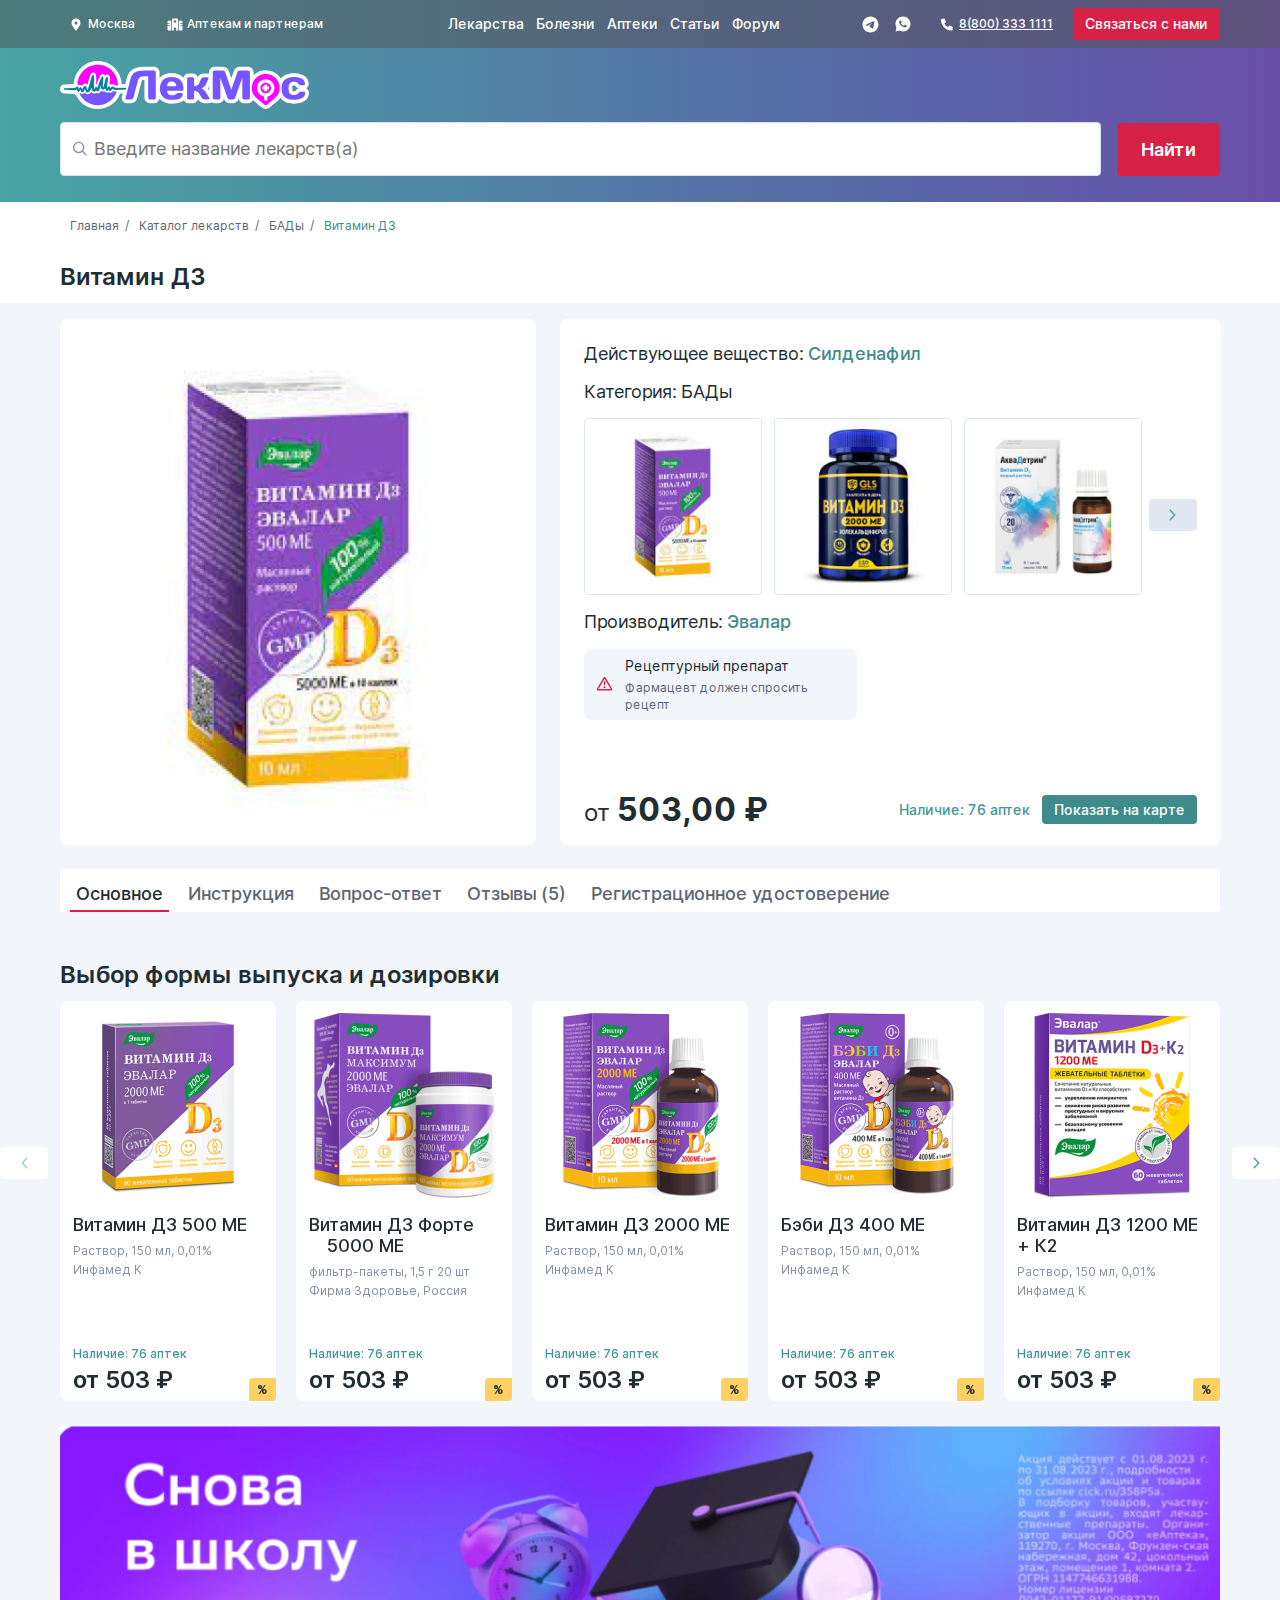
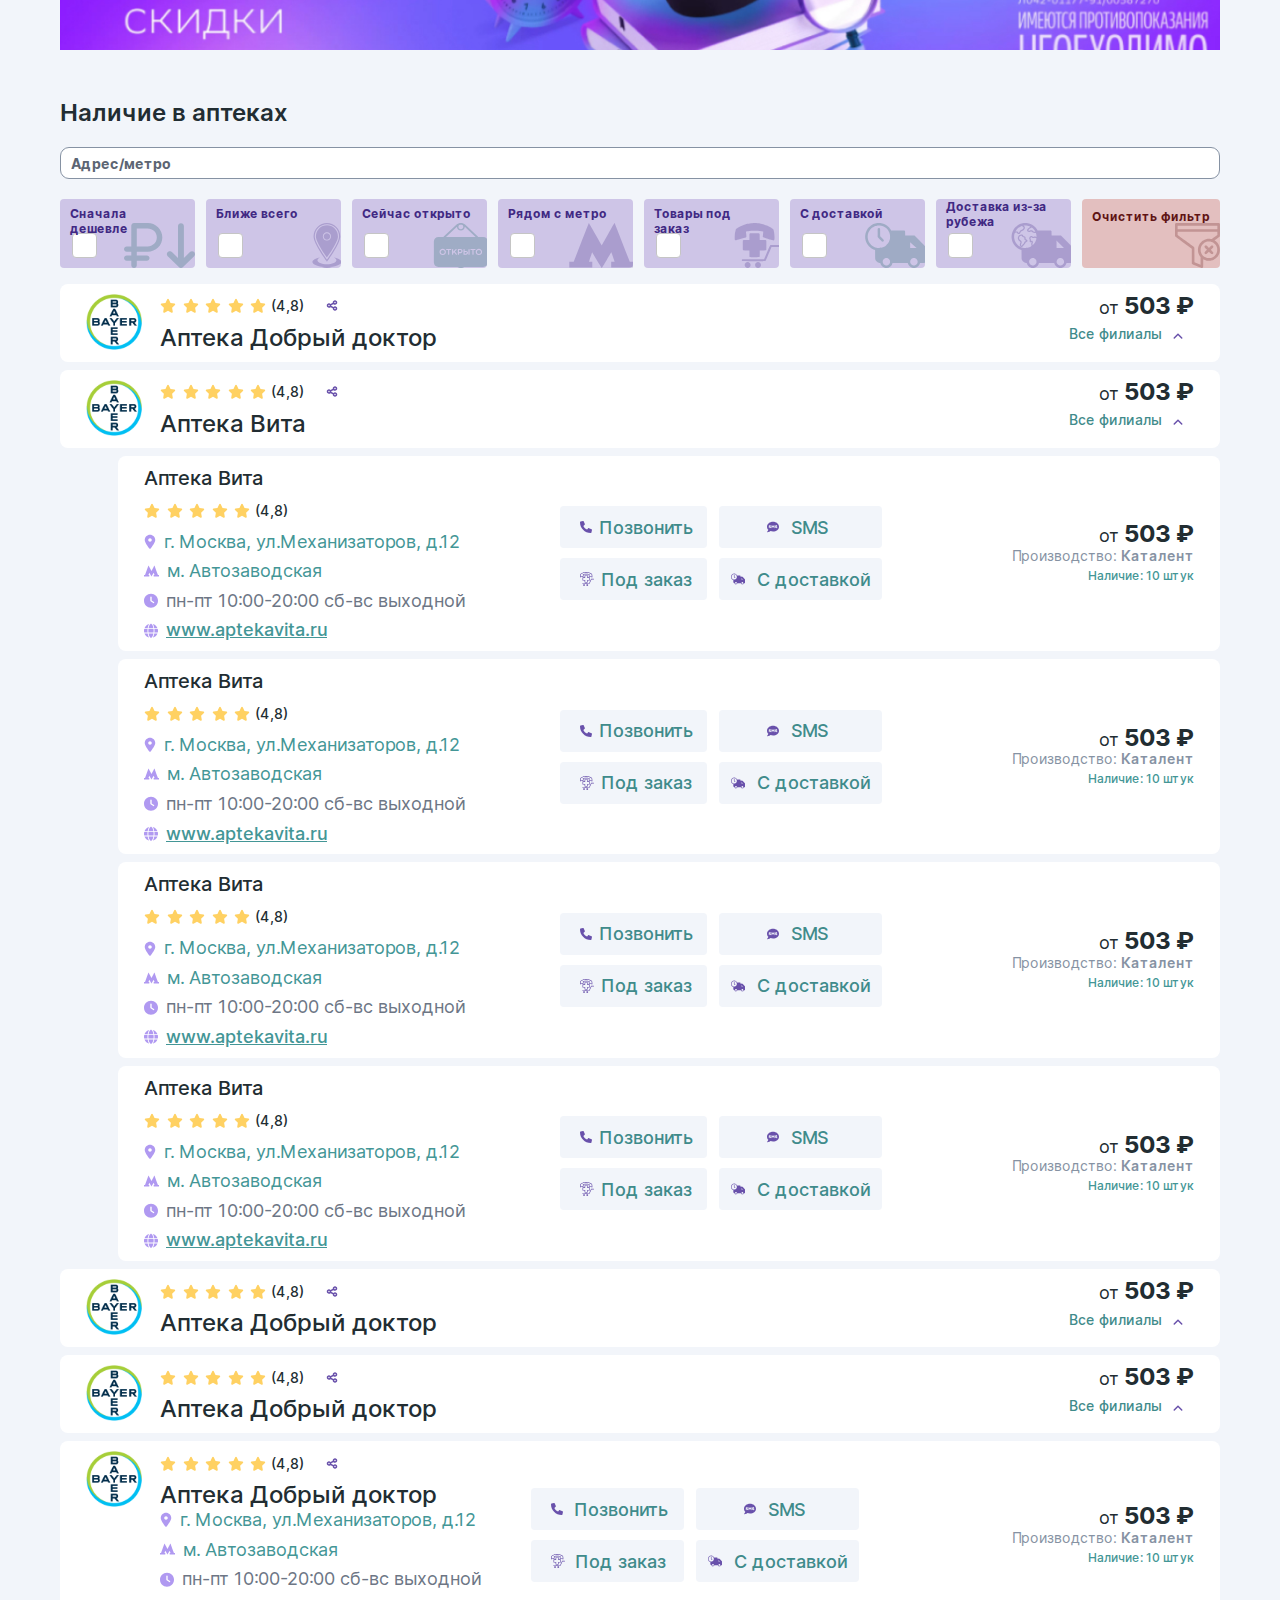
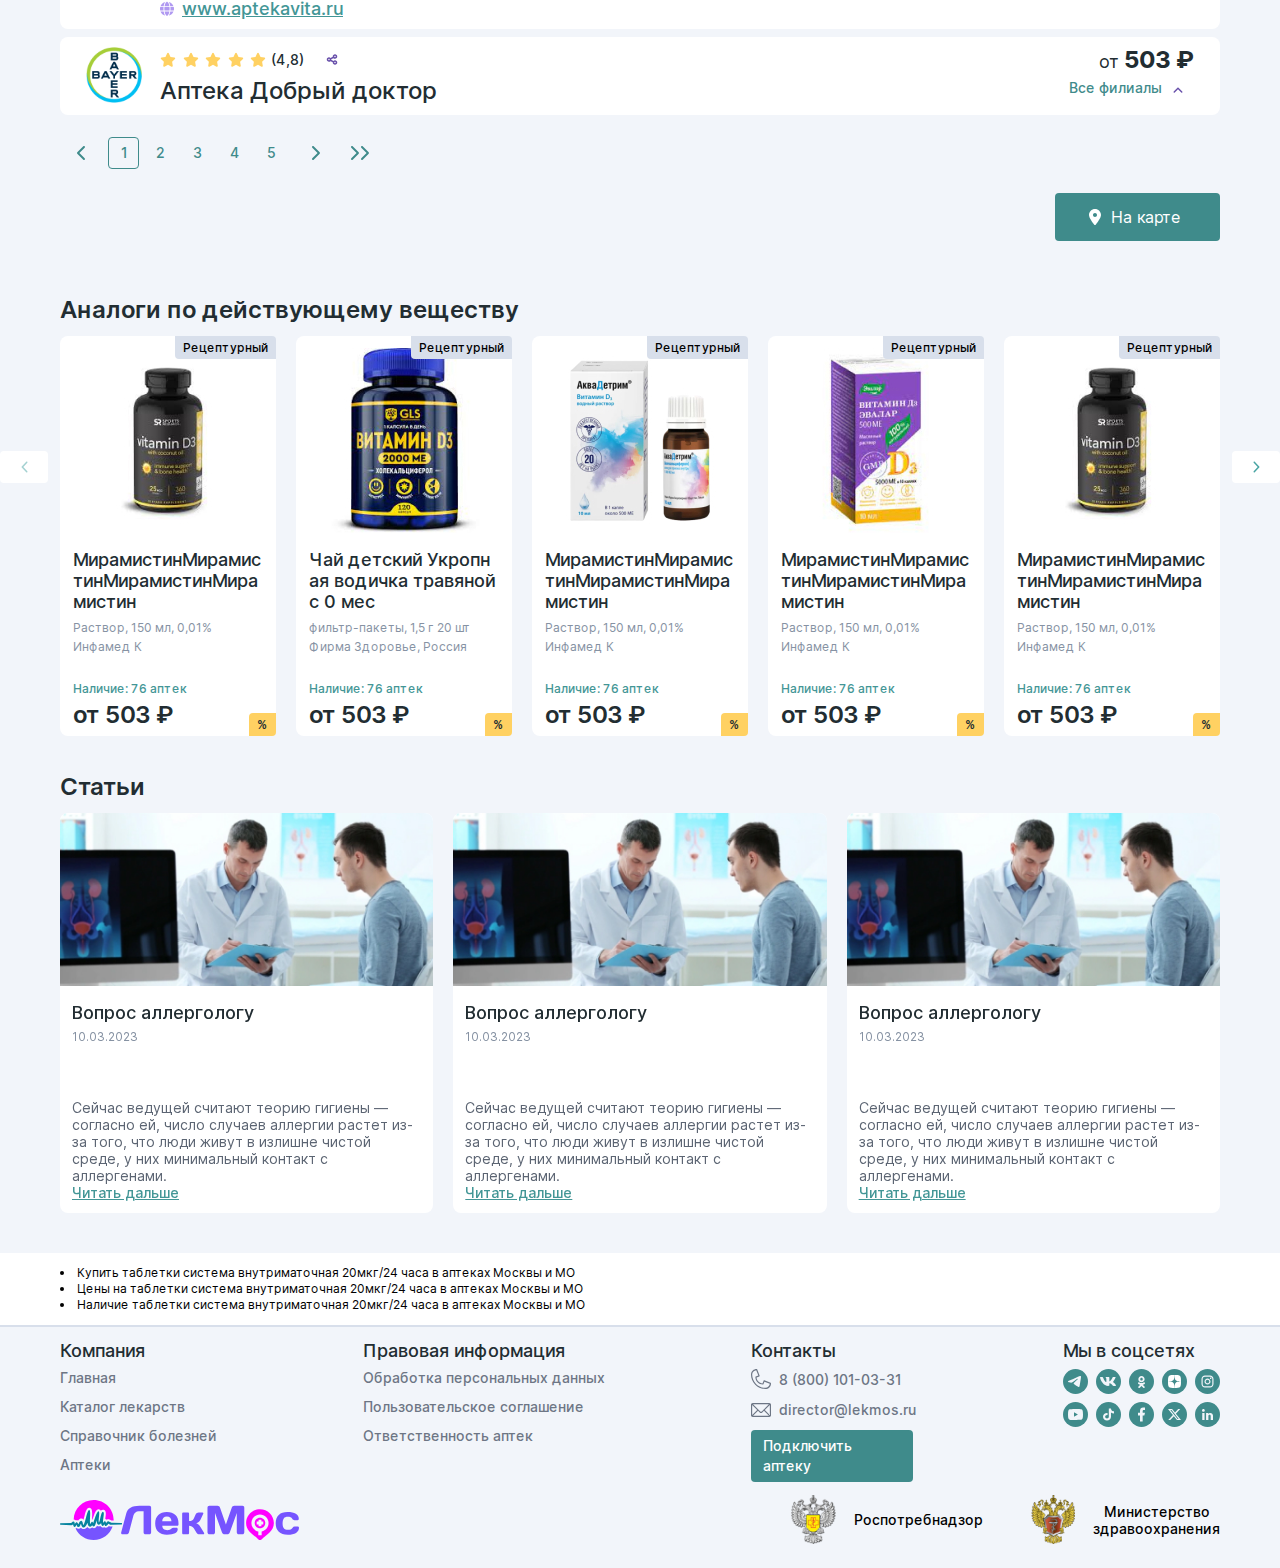
<file: card.html>
<!DOCTYPE html>
<html lang="ru">
  <head>
    <meta charset="UTF-8">
    <meta name="viewport" content="width=device-width, initial-scale=1.0">
    <title>Lekmos</title>
  
    <link rel="preload" href="fonts/Inter-Regular.woff" as="font" type="font/woff" crossorigin>
    <link rel="preload" href="fonts/Inter-Regular.woff2" as="font" type="font/woff" crossorigin>
    <link rel="preload" href="fonts/Inter-Medium.woff" as="font" type="font/woff2" crossorigin>
    <link rel="preload" href="fonts/Inter-Medium.woff2" as="font" type="font/woff2" crossorigin>
    <link rel="preload" href="fonts/Inter-SemiBold.woff" as="font" type="font/woff2" crossorigin>
    <link rel="preload" href="fonts/Inter-SemiBold.woff2" as="font" type="font/woff2" crossorigin>
    <link rel="preload" href="fonts/Inter-Bold.woff" as="font" type="font/woff2" crossorigin>
    <link rel="preload" href="fonts/Inter-Bold.woff2" as="font" type="font/woff2" crossorigin>
    <link rel="preload" href="fonts/fa-regular-400.woff2" as="font" type="font/woff2" crossorigin>
    <link rel="preload" href="fonts/fa-solid-900.woff2" as="font" type="font/woff2" crossorigin>
  
    <link rel="stylesheet" href="css/normalize.css">
    <link rel="stylesheet" href="css/swiper-bundle.min.css">
    <link rel="stylesheet" href="css/choices.min.css">
    <link rel="stylesheet" href="css/bootstrap.min.css">
    <link rel="stylesheet" href="css/style.css">
  
    <script defer src="js/swiper-bundle.min.js"></script>
    <script defer src="js/popper.min.js"></script>
    <script defer src="js/bootstrap.min.js"></script>
    <script defer src="js/choices.min.js"></script>
    <script src="https://api-maps.yandex.ru/2.1/?apikey=вашAPI-ключ&lang=ru_RU"></script>
    <script defer src="js/script.js"></script>
  </head>
<body id="scroll">
  <header class="header">
    <div class="header-up">
      <div class="container header-up__container">
        <div class="header-up__left-btn">
          <button class="header-up__location" id="modal__btn">
            <svg width="16" height="16" viewBox="0 0 16 16" fill="none" xmlns="http://www.w3.org/2000/svg">
              <path d="M7.4375 14.2188C6.21875 12.6953 3.5 9.0625 3.5 7C3.5 4.51562 5.49219 2.5 8 2.5C10.4844 2.5 12.5 4.51562 12.5 7C12.5 9.0625 9.75781 12.6953 8.53906 14.2188C8.25781 14.5703 7.71875 14.5703 7.4375 14.2188ZM8 8.5C8.82031 8.5 9.5 7.84375 9.5 7C9.5 6.17969 8.82031 5.5 8 5.5C7.15625 5.5 6.5 6.17969 6.5 7C6.5 7.84375 7.15625 8.5 8 8.5Z" fill="white"/>
            </svg>
            Москва
          </button>
          <a href="for_pharmacies.html" class="header-up__connect">
            <svg width="16" height="16" viewBox="0 0 16 16" fill="none" xmlns="http://www.w3.org/2000/svg">
              <path d="M5 3.625C5 3.01562 5.49219 2.5 6.125 2.5H9.875C10.4844 2.5 11 3.01562 11 3.625V14.5H9.125V12.625C9.125 12.0156 8.60938 11.5 8 11.5C7.36719 11.5 6.875 12.0156 6.875 12.625V14.5H5V3.625ZM7.8125 4C7.60156 4 7.4375 4.1875 7.4375 4.375V4.9375H6.875C6.66406 4.9375 6.5 5.125 6.5 5.3125V5.6875C6.5 5.89844 6.66406 6.0625 6.875 6.0625H7.4375V6.625C7.4375 6.83594 7.60156 7 7.8125 7H8.1875C8.375 7 8.5625 6.83594 8.5625 6.625V6.0625H9.125C9.3125 6.0625 9.5 5.89844 9.5 5.6875V5.3125C9.5 5.125 9.3125 4.9375 9.125 4.9375H8.5625V4.375C8.5625 4.1875 8.375 4 8.1875 4H7.8125ZM4.25 4.75V14.5H1.625C0.992188 14.5 0.5 14.0078 0.5 13.375V10H2.375C2.5625 10 2.75 9.83594 2.75 9.625C2.75 9.4375 2.5625 9.25 2.375 9.25H0.5V7.75H2.375C2.5625 7.75 2.75 7.58594 2.75 7.375C2.75 7.1875 2.5625 7 2.375 7H0.5V5.875C0.5 5.26562 0.992188 4.75 1.625 4.75H4.25ZM14.375 4.75C14.9844 4.75 15.5 5.26562 15.5 5.875V7H13.625C13.4141 7 13.25 7.1875 13.25 7.375C13.25 7.58594 13.4141 7.75 13.625 7.75H15.5V9.25H13.625C13.4141 9.25 13.25 9.4375 13.25 9.625C13.25 9.83594 13.4141 10 13.625 10H15.5V13.375C15.5 14.0078 14.9844 14.5 14.375 14.5H11.75V4.75H14.375Z" fill="white"/>
            </svg>
            <span class="header-up__connect-text">Аптекам и партнерам</span>
          </a>
        </div>
        <div class="modal" id="modal-connect">
          <div class="modal-content">
            <div class="modal-up">
              <button class="modal__btn-close modal-connect__btn-close"></button>
              <h2 class="modal-heading">Хотите разместить свою аптеку?</h2>
            </div>
            <div class="modal-main">
              <p class="modal-main__descr">Для размещения в информационной справке на сайте www.lekmos.ru и в голосовой электронной справке, заполните форму и наши менеджеры с вами свяжутся.</p>
              <form class="modal-form" action="#" autocomplete="off">
                <div class="input-box">
                  <label class="modal__label-form" for="name">Название аптеки (аптечной сети)</label>
                  <input class="modal__input-form" id="name" type="text" aria-label="Введите название аптеки" name="name">
                </div>
                <div class="input-box">
                  <label class="modal__label-form" for="email">E-mail</label>
                  <input class="modal__input-form" id="email" type="email" aria-label="Введите email" name="email">
                </div>
                <div class="input-box">
                  <label class="modal__label-form" for="phone">Телефон</label>
                  <input class="modal__input-form" id="phone" type="text" aria-label="Введите телефон" name="phone">
                </div>
                <div class="input-box">
                  <label class="modal__label-form" for="contact">Контактное лицо</label>
                  <input class="modal__input-form" id="contact" type="text" aria-label="Введите имя" name="contact">
                </div>
                <div class="modal-main__bottom">
                  <p class="modal-main__descr modal-main__descr-bottom">Либо свяжитесь с нами по адресам <a class="modal-link" href="mail:director@lekmos.ru">director@lekmos.ru </a><a class="modal-link" href="mail:admin@lekmos.ru">admin@lekmos.ru</a></p>
                  <p class="modal-main__descr modal-main__descr-bottom">или телефонам: <a class="modal-main__descr" href="tel:+79262440164">+7&nbsp;(926)&nbsp;244-01-64, </a><a class="modal-main__descr" href="tel:+79859927773">+7&nbsp;(985)&nbsp;992-77-73, </a><a class="modal-main__descr" href="tel:+79258804108">+7&nbsp;(925)&nbsp;880-41-08 </a><a class="modal-main__descr" href="tel:+79911256701">+7&nbsp;(991)&nbsp;125-67-01</a></p>
                </div>
                <button class="modal-main__btn green-btn" type="submit">Отправить</button>
              </form>
            </div>
          </div>
        </div>
        <div class="modal" id="modal-final">
          <div class="modal-content modal-content__final">
            <div class="modal-up">
              <button class="modal__btn-close modal-final__btn-close"></button>
              <h2 class="modal-heading">Данные отправлены</h2>
            </div>
            <div class="modal-main modal-main__final">
              <p class="modal-final__descr">
                <span class="modal-final__text">Благодарим за регистрацию!</span>
                <span class="modal-final__text">Наши менеджеры свяжутся с вами в ближайшее время</span>
              </p>
              <button class="modal-final__btn green-btn">ОК</button>
            </div>
          </div>
        </div>
        <div class="modal" id="modal__city">
          <div class="modal-content">
            <button class="modal__btn-close" id="close-city-btn"></button>
            <h2 class="modal-heading modal-heading__city">Выберите город</h2>
            <div class="modal-cont">
              <div class="modal-city">
                <ul class="modal-city__top-list">
                  <li class="modal-city__top-item"><a class="modal-city__top-link" href="#">Москва</a></li>
                  <li class="modal-city__top-item"><a class="modal-city__top-link" href="#">Санкт-Петербург</a></li>
                  <li class="modal-city__top-item"><a class="modal-city__top-link" href="#">Новосибирск</a></li>
                  <li class="modal-city__top-item"><a class="modal-city__top-link" href="#">Самара</a></li>
                  <li class="modal-city__top-item"><a class="modal-city__top-link" href="#">Казань</a></li>
                </ul>
                <form class="modal-city__form" action="#" autocomplete="off">
                  <div class="input-box modal-city__input-box">
                    <label class="modal-city__label" for="GET-name">Введите название города
                    </label>
                    <input class="modal-city__input" id="GET-name" type="text" aria-label="Введите город" placeholder="" name="name">
                  </div>
                  <button class="modal-city__form-btn" type="submit" aria-label="Начать поиск">
                    <svg width="24" height="24" viewBox="0 0 24 24" fill="none" xmlns="http://www.w3.org/2000/svg">
                      <path d="M11 20C15.9706 20 20 15.9706 20 11C20 6.02944 15.9706 2 11 2C6.02944 2 2 6.02944 2 11C2 15.9706 6.02944 20 11 20Z" stroke="#3F8B8B"/>
                      <path d="M22.0009 21.9999L18.7832 18.7822" stroke="#3F8B8B"/>
                    </svg>
                  </button>
                </form>
                <ul class="modal-city__bottom-list">
                  <li class="modal-city__top-item"><a class="modal-city__bottom-link" href="#">Брянск</a></li>
                  <li class="modal-city__top-item"><a class="modal-city__bottom-link" href="#">Брянск</a></li>
                  <li class="modal-city__top-item"><a class="modal-city__bottom-link" href="#">Брянск</a></li>
                  <li class="modal-city__top-item"><a class="modal-city__bottom-link" href="#">Брянск</a></li>
                  <li class="modal-city__top-item"><a class="modal-city__bottom-link" href="#">Дятьково</a></li>
                  <li class="modal-city__top-item"><a class="modal-city__bottom-link" href="#">Дятьково</a></li>
                  <li class="modal-city__top-item"><a class="modal-city__bottom-link" href="#">Дятьково</a></li>
                  <li class="modal-city__top-item"><a class="modal-city__bottom-link" href="#">Дятьково</a></li>
                  <li class="modal-city__top-item"><a class="modal-city__bottom-link" href="#">Клинцы</a></li>
                  <li class="modal-city__top-item"><a class="modal-city__bottom-link" href="#">Клинцы</a></li>
                  <li class="modal-city__top-item"><a class="modal-city__bottom-link" href="#">Клинцы</a></li>
                  <li class="modal-city__top-item"><a class="modal-city__bottom-link" href="#">Клинцы</a></li>
                  <li class="modal-city__top-item"><a class="modal-city__bottom-link" href="#">Новозыбков</a></li>
                  <li class="modal-city__top-item"><a class="modal-city__bottom-link" href="#">Новозыбков</a></li>
                  <li class="modal-city__top-item"><a class="modal-city__bottom-link" href="#">Новозыбков</a></li>
                  <li class="modal-city__top-item"><a class="modal-city__bottom-link" href="#">Новозыбков</a></li>
                  <li class="modal-city__top-item"><a class="modal-city__bottom-link" href="#">Унеча</a></li>
                  <li class="modal-city__top-item"><a class="modal-city__bottom-link" href="#">Унеча</a></li>
                  <li class="modal-city__top-item"><a class="modal-city__bottom-link" href="#">Унеча</a></li>
                  <li class="modal-city__top-item"><a class="modal-city__bottom-link" href="#">Унеча</a></li>
                  <li class="modal-city__top-item"><a class="modal-city__bottom-link" href="#">Бытошь</a></li>
                  <li class="modal-city__top-item"><a class="modal-city__bottom-link" href="#">Бытошь</a></li>
                  <li class="modal-city__top-item"><a class="modal-city__bottom-link" href="#">Бытошь</a></li>
                  <li class="modal-city__top-item"><a class="modal-city__bottom-link" href="#">Бытошь</a></li>
                  <li class="modal-city__top-item"><a class="modal-city__bottom-link" href="#">Выгоничи</a></li>
                  <li class="modal-city__top-item"><a class="modal-city__bottom-link" href="#">Выгоничи</a></li>
                  <li class="modal-city__top-item"><a class="modal-city__bottom-link" href="#">Выгоничи</a></li>
                  <li class="modal-city__top-item"><a class="modal-city__bottom-link" href="#">Выгоничи</a></li>
                  <li class="modal-city__top-item"><a class="modal-city__bottom-link" href="#">Глинищево</a></li>
                  <li class="modal-city__top-item"><a class="modal-city__bottom-link" href="#">Глинищево</a></li>
                  <li class="modal-city__top-item"><a class="modal-city__bottom-link" href="#">Глинищево</a></li>
                  <li class="modal-city__top-item"><a class="modal-city__bottom-link" href="#">Глинищево</a></li>
                </ul>
              </div>
            </div>
          </div>
        </div>
        <nav>
          <ul class="header-up__list">
            <li class="header-up__item"><a class="header-up__link" href="catalog.html">Лекарства</a></li>
            <li class="header-up__item"><a class="header-up__link" href="health.html">Болезни</a></li>
            <li class="header-up__item"><a class="header-up__link" href="pharmacies.html">Аптеки</a></li>
            <li class="header-up__item"><a class="header-up__link" href="article.html">Статьи</a></li>
            <li class="header-up__item"><a class="header-up__link" href="#">Форум</a></li>
          </ul>
        </nav>
        <button class="header-burger" aria-label="Открыть или закрыть меню"></button>
        <div class="header-mobile__burger-menu">
          <nav class="header-mobile__burger-nav">
            <ul class="header-mobile__list">
              <li class="header-mobile__item"><a class="header-mobile__link" href="catalog.html">Лекарства</a></li>
              <li class="header-mobile__item"><a class="header-mobile__link" href="health.html">Болезни</a></li>
              <li class="header-mobile__item"><a class="header-mobile__link" href="pharmacies.html">Аптеки</a></li>
              <li class="header-mobile__item"><a class="header-mobile__link" href="article.html">Статьи</a></li>
              <li class="header-mobile__item"><a class="header-mobile__link" href="#">Форум</a></li>
            </ul>
          </nav>
          <div class="header-mobile__bottom">
            <span class="header-mobile__social-title">Связаться</span>
            <ul class="header-mobile__social-list">
              <li class="header-up__social-item">
                <a class="section-hero__icon" href="tel:+78003331111" aria-label="Позвонить">
                  <svg width="23" height="23" viewBox="0 0 23 23" fill="none" xmlns="http://www.w3.org/2000/svg">
                    <path d="M21.957 17.3789L20.9258 21.7188C20.7969 22.3633 20.2812 22.793 19.6367 22.793C8.80859 22.75 0 13.9414 0 3.11328C0 2.46875 0.386719 1.95312 1.03125 1.82422L5.37109 0.792969C5.97266 0.664062 6.61719 1.00781 6.875 1.56641L8.89453 6.25C9.10938 6.80859 8.98047 7.45312 8.50781 7.79688L6.1875 9.6875C7.64844 12.6523 10.0547 15.0586 13.0625 16.5195L14.9531 14.1992C15.2969 13.7695 15.9414 13.5977 16.5 13.8125L21.1836 15.832C21.7422 16.1328 22.0859 16.7773 21.957 17.3789Z" fill="#6951AB"/>
                  </svg>
                </a>
              </li>
              <li class="header-up__social-item header-mobile__social-item">
                <a class="header-up__icon" href="#" aria-label="Ссылка на чат в Телеграм">
                  <svg width="30" height="30" viewBox="0 0 30 30" fill="none" xmlns="http://www.w3.org/2000/svg">
                    <path d="M15 3C8.376 3 3 8.376 3 15C3 21.624 8.376 27 15 27C21.624 27 27 21.624 27 15C27 8.376 21.624 3 15 3ZM20.568 11.16C20.388 13.056 19.608 17.664 19.212 19.788C19.044 20.688 18.708 20.988 18.396 21.024C17.7 21.084 17.172 20.568 16.5 20.124C15.444 19.428 14.844 18.996 13.824 18.324C12.636 17.544 13.404 17.112 14.088 16.416C14.268 16.236 17.34 13.44 17.4 13.188C17.4083 13.1498 17.4072 13.1102 17.3968 13.0726C17.3863 13.0349 17.3668 13.0004 17.34 12.972C17.268 12.912 17.172 12.936 17.088 12.948C16.98 12.972 15.3 14.088 12.024 16.296C11.544 16.62 11.112 16.788 10.728 16.776C10.296 16.764 9.48 16.536 8.868 16.332C8.112 16.092 7.524 15.96 7.572 15.54C7.596 15.324 7.896 15.108 8.46 14.88C11.964 13.356 14.292 12.348 15.456 11.868C18.792 10.476 19.476 10.236 19.932 10.236C20.028 10.236 20.256 10.26 20.4 10.38C20.52 10.476 20.556 10.608 20.568 10.704C20.556 10.776 20.58 10.992 20.568 11.16Z" fill="#6951AB"/>
                  </svg>
                </a>
              </li>
              <li class="header-up__social-item header-mobile__social-item">
                <a class="header-up__icon" href="#" aria-label="Ссылка на чат What's app">
                  <svg width="27" height="27" viewBox="0 0 27 27" fill="none" xmlns="http://www.w3.org/2000/svg">
                    <path d="M13.5012 2.25C19.7146 2.25 24.7512 7.28663 24.7512 13.5C24.7512 19.7134 19.7146 24.75 13.5012 24.75C11.5131 24.7532 9.55998 24.2271 7.84249 23.2256L2.25574 24.75L3.77674 19.161C2.77447 17.443 2.24792 15.489 2.25124 13.5C2.25124 7.28663 7.28786 2.25 13.5012 2.25ZM9.66724 8.2125L9.44224 8.2215C9.29657 8.23037 9.15421 8.26864 9.02374 8.334C8.9017 8.40311 8.7903 8.4895 8.69299 8.5905C8.55799 8.71763 8.48149 8.82788 8.39936 8.93475C7.98325 9.47577 7.75921 10.14 7.76261 10.8225C7.76486 11.3737 7.90886 11.9104 8.13386 12.4121C8.59399 13.4269 9.35111 14.5012 10.3501 15.4969C10.5909 15.7365 10.8271 15.9773 11.0814 16.2011C12.3227 17.294 13.8019 18.0822 15.4014 18.5029L16.0404 18.6007C16.2485 18.612 16.4566 18.5963 16.6659 18.5861C16.9935 18.5692 17.3134 18.4805 17.603 18.3263C17.7503 18.2504 17.8941 18.1678 18.0339 18.0787C18.0339 18.0787 18.0822 18.0472 18.1745 17.9775C18.3264 17.865 18.4197 17.7851 18.5457 17.6535C18.6391 17.5568 18.7201 17.4431 18.782 17.3138C18.8697 17.1304 18.9575 16.7805 18.9935 16.4891C19.0205 16.2664 19.0126 16.1449 19.0092 16.0695C19.0047 15.9491 18.9046 15.8243 18.7955 15.7714L18.1407 15.4778C18.1407 15.4778 17.162 15.0514 16.5635 14.7791C16.5009 14.7518 16.4338 14.7361 16.3655 14.733C16.2885 14.7251 16.2107 14.7338 16.1374 14.7584C16.064 14.783 15.9968 14.8231 15.9402 14.8759C15.9346 14.8736 15.8592 14.9377 15.0459 15.9233C14.9992 15.986 14.9349 16.0334 14.8611 16.0594C14.7874 16.0855 14.7076 16.089 14.6319 16.0695C14.5586 16.0498 14.4868 16.025 14.417 15.9953C14.2775 15.9368 14.2291 15.9142 14.1335 15.8737C13.4878 15.592 12.89 15.2113 12.3616 14.7454C12.2199 14.6216 12.0882 14.4866 11.9532 14.3561C11.5106 13.9323 11.1249 13.4528 10.8057 12.9296L10.7394 12.8228C10.6917 12.7509 10.6531 12.6735 10.6246 12.5921C10.5819 12.4268 10.6932 12.294 10.6932 12.294C10.6932 12.294 10.9666 11.9948 11.0937 11.8327C11.2175 11.6753 11.3221 11.5223 11.3896 11.4131C11.5224 11.1994 11.564 10.98 11.4942 10.8101C11.1792 10.0406 10.853 9.2745 10.5177 8.514C10.4514 8.36325 10.2545 8.25525 10.0756 8.23387C10.0149 8.22712 9.95411 8.22038 9.89336 8.21588C9.74228 8.20837 9.59089 8.20987 9.43999 8.22038L9.66611 8.21137L9.66724 8.2125Z" fill="#6951AB"/>
                  </svg>
                </a>
              </li>
              <li class="header-up__social-item header-mobile__social-item">
                <a class="header-up__icon" href="https://vk.com/lekmos" aria-label="Ссылка на группу вконтакте">
                  <svg width="25" height="25" viewBox="0 0 25 25" fill="none" xmlns="http://www.w3.org/2000/svg">
                    <circle cx="12.5" cy="12.5" r="12.5" fill="#6951AB"/>
                    <path fill-rule="evenodd" clip-rule="evenodd" d="M17.6051 16.9988H19.3566C19.856 16.9988 20.1069 16.7624 19.9568 16.3009C19.5799 15.5823 19.0816 14.9262 18.4814 14.3597C18.2803 14.1348 18.0319 13.9046 17.8096 13.6987C17.5753 13.4817 17.3704 13.2916 17.2809 13.164C17.0168 12.8446 17.0925 12.7025 17.2809 12.4298C18.2066 11.2383 18.9946 9.95599 19.6315 8.60518C19.7431 8.25056 19.6315 8.00165 19.1069 8.00165H17.3554C17.1913 7.99083 17.0279 8.03135 16.8903 8.11653C16.8375 8.14928 16.7896 8.18813 16.7476 8.23169C16.6799 8.30161 16.627 8.38403 16.5931 8.47449C16.0535 9.69625 15.3288 10.8373 14.4418 11.8615C14.0288 12.2524 13.8548 12.3707 13.6291 12.3707C13.5526 12.3707 13.4533 12.3162 13.3975 12.1703C13.371 12.1012 13.3542 12.0113 13.3542 11.8967V8.60518C13.3542 8.17897 13.2293 8.00165 12.8536 8.00165H10.1021C9.98981 7.99722 9.88009 8.03439 9.79629 8.10516C9.71238 8.17619 9.66112 8.27526 9.65308 8.38125C9.65308 8.53636 9.74563 8.64569 9.86376 8.78499C10.0524 9.00753 10.306 9.30667 10.3518 9.99066V12.4298C10.3518 12.9628 10.2533 13.0571 10.0276 13.0571C9.4394 13.0571 7.98921 10.9977 7.13925 8.62905C6.96282 8.19146 6.80074 8.00165 6.35056 8.00165H4.60024C4.09965 8.00165 4 8.22669 4 8.4756C4.45737 10.4852 5.40359 12.3662 6.76352 13.9687C7.33636 14.8383 8.11919 15.5665 9.04754 16.0936C9.97589 16.6207 11.0232 16.9311 12.1033 16.9999C13.2161 16.9999 13.3542 16.7635 13.3542 16.36V14.8688C13.3542 14.3949 13.4538 14.3006 13.8164 14.3006C14.0793 14.3006 14.5174 14.4188 15.5547 15.3655C15.9101 15.7022 16.1772 15.9835 16.3945 16.2127C16.9039 16.7493 17.1407 16.9988 17.6051 16.9988Z" fill="#F2F5FA"/>
                  </svg>
                </a>
              </li>
            </ul>
          </div>
        </div>
        <div class="header-up__right-btn">
          <a class="header-up__tg-btn" href="#" aria-label="Ссылка на чат в Телеграм"></a>
          <a class="header-up__wa-btn" href="#" aria-label="Ссылка на чат What's app"></a>
          <a href="tel:+78003331111" class="header-up__phone-btn">
            <svg class="header-up__contacts-icon" width="16" height="16" viewBox="0 0 16 16" fill="none" xmlns="http://www.w3.org/2000/svg">
              <path d="M13.9766 11.5703L13.4141 13.9375C13.3438 14.2891 13.0625 14.5234 12.7109 14.5234C6.80469 14.5 2 9.69531 2 3.78906C2 3.4375 2.21094 3.15625 2.5625 3.08594L4.92969 2.52344C5.25781 2.45312 5.60938 2.64062 5.75 2.94531L6.85156 5.5C6.96875 5.80469 6.89844 6.15625 6.64062 6.34375L5.375 7.375C6.17188 8.99219 7.48438 10.3047 9.125 11.1016L10.1562 9.83594C10.3438 9.60156 10.6953 9.50781 11 9.625L13.5547 10.7266C13.8594 10.8906 14.0469 11.2422 13.9766 11.5703Z" fill="white"/>
            </svg>
            <span class="header-up__contacts-text">8(800)&nbsp;333&nbsp;1111</span>
          </a>
          <button class="red-btn header-up__btn btnsConnect">Связаться с нами</button>
        </div>
      </div>
      <div class="header-middle container">
        <a href="tel:+78003331111" class="header-middle__phone-btn">
          <svg class="header-up__contacts-icon" width="16" height="16" viewBox="0 0 16 16" fill="none" xmlns="http://www.w3.org/2000/svg">
            <path d="M13.9766 11.5703L13.4141 13.9375C13.3438 14.2891 13.0625 14.5234 12.7109 14.5234C6.80469 14.5 2 9.69531 2 3.78906C2 3.4375 2.21094 3.15625 2.5625 3.08594L4.92969 2.52344C5.25781 2.45312 5.60938 2.64062 5.75 2.94531L6.85156 5.5C6.96875 5.80469 6.89844 6.15625 6.64062 6.34375L5.375 7.375C6.17188 8.99219 7.48438 10.3047 9.125 11.1016L10.1562 9.83594C10.3438 9.60156 10.6953 9.50781 11 9.625L13.5547 10.7266C13.8594 10.8906 14.0469 11.2422 13.9766 11.5703Z" fill="white"/>
          </svg>
          <span class="header-up__contacts-text">8(800)&nbsp;333&nbsp;1111</span>
        </a>
        <ul class="header-middle__social-list">
          <li class="header-middle__social-item">
            <a class="header-up__icon" href="#" aria-label="Ссылка на чат в Телеграм">
              <svg width="30" height="30" viewBox="0 0 30 30" fill="none" xmlns="http://www.w3.org/2000/svg">
                <path d="M15 3C8.376 3 3 8.376 3 15C3 21.624 8.376 27 15 27C21.624 27 27 21.624 27 15C27 8.376 21.624 3 15 3ZM20.568 11.16C20.388 13.056 19.608 17.664 19.212 19.788C19.044 20.688 18.708 20.988 18.396 21.024C17.7 21.084 17.172 20.568 16.5 20.124C15.444 19.428 14.844 18.996 13.824 18.324C12.636 17.544 13.404 17.112 14.088 16.416C14.268 16.236 17.34 13.44 17.4 13.188C17.4083 13.1498 17.4072 13.1102 17.3968 13.0726C17.3863 13.0349 17.3668 13.0004 17.34 12.972C17.268 12.912 17.172 12.936 17.088 12.948C16.98 12.972 15.3 14.088 12.024 16.296C11.544 16.62 11.112 16.788 10.728 16.776C10.296 16.764 9.48 16.536 8.868 16.332C8.112 16.092 7.524 15.96 7.572 15.54C7.596 15.324 7.896 15.108 8.46 14.88C11.964 13.356 14.292 12.348 15.456 11.868C18.792 10.476 19.476 10.236 19.932 10.236C20.028 10.236 20.256 10.26 20.4 10.38C20.52 10.476 20.556 10.608 20.568 10.704C20.556 10.776 20.58 10.992 20.568 11.16Z" fill="#6951AB"/>
              </svg>
            </a>
          </li>
          <li class="header-middle__social-item">
            <a class="header-up__icon header-middle__icon" href="#" aria-label="Ссылка на чат What's app">
              <svg width="27" height="27" viewBox="0 0 27 27" fill="none" xmlns="http://www.w3.org/2000/svg">
                <path d="M13.5012 2.25C19.7146 2.25 24.7512 7.28663 24.7512 13.5C24.7512 19.7134 19.7146 24.75 13.5012 24.75C11.5131 24.7532 9.55998 24.2271 7.84249 23.2256L2.25574 24.75L3.77674 19.161C2.77447 17.443 2.24792 15.489 2.25124 13.5C2.25124 7.28663 7.28786 2.25 13.5012 2.25ZM9.66724 8.2125L9.44224 8.2215C9.29657 8.23037 9.15421 8.26864 9.02374 8.334C8.9017 8.40311 8.7903 8.4895 8.69299 8.5905C8.55799 8.71763 8.48149 8.82788 8.39936 8.93475C7.98325 9.47577 7.75921 10.14 7.76261 10.8225C7.76486 11.3737 7.90886 11.9104 8.13386 12.4121C8.59399 13.4269 9.35111 14.5012 10.3501 15.4969C10.5909 15.7365 10.8271 15.9773 11.0814 16.2011C12.3227 17.294 13.8019 18.0822 15.4014 18.5029L16.0404 18.6007C16.2485 18.612 16.4566 18.5963 16.6659 18.5861C16.9935 18.5692 17.3134 18.4805 17.603 18.3263C17.7503 18.2504 17.8941 18.1678 18.0339 18.0787C18.0339 18.0787 18.0822 18.0472 18.1745 17.9775C18.3264 17.865 18.4197 17.7851 18.5457 17.6535C18.6391 17.5568 18.7201 17.4431 18.782 17.3138C18.8697 17.1304 18.9575 16.7805 18.9935 16.4891C19.0205 16.2664 19.0126 16.1449 19.0092 16.0695C19.0047 15.9491 18.9046 15.8243 18.7955 15.7714L18.1407 15.4778C18.1407 15.4778 17.162 15.0514 16.5635 14.7791C16.5009 14.7518 16.4338 14.7361 16.3655 14.733C16.2885 14.7251 16.2107 14.7338 16.1374 14.7584C16.064 14.783 15.9968 14.8231 15.9402 14.8759C15.9346 14.8736 15.8592 14.9377 15.0459 15.9233C14.9992 15.986 14.9349 16.0334 14.8611 16.0594C14.7874 16.0855 14.7076 16.089 14.6319 16.0695C14.5586 16.0498 14.4868 16.025 14.417 15.9953C14.2775 15.9368 14.2291 15.9142 14.1335 15.8737C13.4878 15.592 12.89 15.2113 12.3616 14.7454C12.2199 14.6216 12.0882 14.4866 11.9532 14.3561C11.5106 13.9323 11.1249 13.4528 10.8057 12.9296L10.7394 12.8228C10.6917 12.7509 10.6531 12.6735 10.6246 12.5921C10.5819 12.4268 10.6932 12.294 10.6932 12.294C10.6932 12.294 10.9666 11.9948 11.0937 11.8327C11.2175 11.6753 11.3221 11.5223 11.3896 11.4131C11.5224 11.1994 11.564 10.98 11.4942 10.8101C11.1792 10.0406 10.853 9.2745 10.5177 8.514C10.4514 8.36325 10.2545 8.25525 10.0756 8.23387C10.0149 8.22712 9.95411 8.22038 9.89336 8.21588C9.74228 8.20837 9.59089 8.20987 9.43999 8.22038L9.66611 8.21137L9.66724 8.2125Z" fill="#6951AB"/>
              </svg>
            </a>
          </li>
          <li class="header-middle__social-item">
            <a class="header-up__icon" href="https://vk.com/lekmos" aria-label="Ссылка на группу вконтакте">
              <svg width="25" height="25" viewBox="0 0 25 25" fill="none" xmlns="http://www.w3.org/2000/svg">
                <circle cx="12.5" cy="12.5" r="12.5" fill="#6951AB"/>
                <path fill-rule="evenodd" clip-rule="evenodd" d="M17.6051 16.9988H19.3566C19.856 16.9988 20.1069 16.7624 19.9568 16.3009C19.5799 15.5823 19.0816 14.9262 18.4814 14.3597C18.2803 14.1348 18.0319 13.9046 17.8096 13.6987C17.5753 13.4817 17.3704 13.2916 17.2809 13.164C17.0168 12.8446 17.0925 12.7025 17.2809 12.4298C18.2066 11.2383 18.9946 9.95599 19.6315 8.60518C19.7431 8.25056 19.6315 8.00165 19.1069 8.00165H17.3554C17.1913 7.99083 17.0279 8.03135 16.8903 8.11653C16.8375 8.14928 16.7896 8.18813 16.7476 8.23169C16.6799 8.30161 16.627 8.38403 16.5931 8.47449C16.0535 9.69625 15.3288 10.8373 14.4418 11.8615C14.0288 12.2524 13.8548 12.3707 13.6291 12.3707C13.5526 12.3707 13.4533 12.3162 13.3975 12.1703C13.371 12.1012 13.3542 12.0113 13.3542 11.8967V8.60518C13.3542 8.17897 13.2293 8.00165 12.8536 8.00165H10.1021C9.98981 7.99722 9.88009 8.03439 9.79629 8.10516C9.71238 8.17619 9.66112 8.27526 9.65308 8.38125C9.65308 8.53636 9.74563 8.64569 9.86376 8.78499C10.0524 9.00753 10.306 9.30667 10.3518 9.99066V12.4298C10.3518 12.9628 10.2533 13.0571 10.0276 13.0571C9.4394 13.0571 7.98921 10.9977 7.13925 8.62905C6.96282 8.19146 6.80074 8.00165 6.35056 8.00165H4.60024C4.09965 8.00165 4 8.22669 4 8.4756C4.45737 10.4852 5.40359 12.3662 6.76352 13.9687C7.33636 14.8383 8.11919 15.5665 9.04754 16.0936C9.97589 16.6207 11.0232 16.9311 12.1033 16.9999C13.2161 16.9999 13.3542 16.7635 13.3542 16.36V14.8688C13.3542 14.3949 13.4538 14.3006 13.8164 14.3006C14.0793 14.3006 14.5174 14.4188 15.5547 15.3655C15.9101 15.7022 16.1772 15.9835 16.3945 16.2127C16.9039 16.7493 17.1407 16.9988 17.6051 16.9988Z" fill="#F2F5FA"/>
              </svg>
            </a>
          </li>
        </ul>
      </div>
    </div>
    
    <div class="header-down container">
      <div class="header-down__logo">
        <img src="img/Logo-header.svg" alt="Логотип">
      </div>
      <form action="#" class="header-down__form">
        <input class="header-down__form-input" type="text" placeholder="Введите название лекарств(а)">
        <button class="header-down__form-btn red-btn" type="submit">Найти</button> 
      </form>
      <div class="modal-overlay" id="modal-dropdown"></div>
      <div class="header__dropdown-menu">
        <div class="dropdown-menu__item">
          <a class="dropdown-menu__link" href="#">
            <span class="dropdown-menu__name">Цитраль</span>
          </a>
        </div>
        <div class="dropdown-menu__item">
          <a class="dropdown-menu__link" href="#">
            <span class="dropdown-menu__name">Цитрамон П</span>
            <span class="dropdown-menu__count">544 шт от <span class="dropdown-menu__price">17₽</span></span>
          </a>
        </div>
        <div class="dropdown-menu__item">
          <a class="dropdown-menu__link" href="#">
            <span class="dropdown-menu__name">Магния цитрат</span>
            <span class="dropdown-menu__count">16 шт от <span class="dropdown-menu__price">670₽</span></span>
          </a>
        </div>
        <div class="dropdown-menu__item">
          <a class="dropdown-menu__link" href="#">
            <span class="dropdown-menu__name">Висмута трикалия дицитрат</span>
            <span class="dropdown-menu__count">90 шт от <span class="dropdown-menu__price">230₽</span></span>
          </a>
        </div>
        <div class="dropdown-menu__item">
          <a class="dropdown-menu__link" href="#">
            <span class="dropdown-menu__name">Цитрамон П</span>
            <span class="dropdown-menu__count">544 шт от <span class="dropdown-menu__price">17₽</span></span>
          </a>
        </div>
        <div class="dropdown-menu__item">
          <a class="dropdown-menu__link" href="#">
            <span class="dropdown-menu__name">Магния цитрат</span>
            <span class="dropdown-menu__count">16 шт от <span class="dropdown-menu__price">670₽</span></span>
          </a>
        </div>
        <div class="dropdown-menu__item">
          <a class="dropdown-menu__link" href="#">
            <span class="dropdown-menu__name">Висмута трикалия дицитрат</span>
            <span class="dropdown-menu__count">90 шт от <span class="dropdown-menu__price">230₽</span></span>
          </a>
        </div>
        <div class="dropdown-menu__item">
          <a class="dropdown-menu__link" href="#">
            <span class="dropdown-menu__name">Цитрамон П</span>
            <span class="dropdown-menu__count">544 шт от <span class="dropdown-menu__price">17₽</span></span>
          </a>
        </div>
        <div class="dropdown-menu__item">
          <a class="dropdown-menu__link" href="#">
            <span class="dropdown-menu__name">Магния цитрат</span>
            <span class="dropdown-menu__count">16 шт от <span class="dropdown-menu__price">670₽</span></span>
          </a>
        </div>
        <div class="dropdown-menu__item">
          <a class="dropdown-menu__link" href="#">
            <span class="dropdown-menu__name">Висмута трикалия дицитрат Висмута трикалия дицитрат Висмута трикалия дицитрат</span>
            <span class="dropdown-menu__count">90 шт от <span class="dropdown-menu__price">230₽</span></span>
          </a>
        </div>
      </div>
    </div>
  </header>
  <main>
    <section class="section-card">
        <div class="section-card__top">
          <div class="container">
            <ul class="breadcrumbs breadcrumbs-mb">
              <li class="breadcrumbs-item"><a class="breadcrumbs-link" href="index.html">Главная</a></li>
              <li class="breadcrumbs-item"><a class="breadcrumbs-link" href="catalog.html">Каталог лекарств</a></li>
              <li class="breadcrumbs-item"><a class="breadcrumbs-link" href="#">БАДы</a></li>
              <li class="breadcrumbs-item active"><span class="breadcrumbs-link">Витамин Д3</span></li>
            </ul>
            <h2 class="section-card__heading heading-h2">Витамин Д3</h2>
          </div>
        </div>
        <div class="section-card__main container">
          <div class="section-card__left">
            <div class="section-card__main-swiper swiper">
              <div class="swiper-wrapper">
                <div class="swiper-slide section-card__main-slide">
                  <img src="img/card-1.jpg" alt="Фото товара">
                </div>
                <div class="swiper-slide section-card__main-slide">
                  <img src="img/card-sm2.jpg" alt="Фото товара">
                </div>
                <div class="swiper-slide section-card__main-slide">
                  <img src="img/card-sm3.jpg" alt="Фото товара">
                </div>
                <div class="swiper-slide section-card__main-slide">
                  <img src="img/card-1.jpg" alt="Фото товара">
                </div>
              </div>
            </div>
          </div>
          <div class="section-card__right">
            <p class="section-card__right-descr section-card__right-descr__mob">Действующее вещество: <span class="section-card__descr-color">Силденафил</span></p>
            <span class="section-card__right-descr section-card__right-descr__mob">Категория: БАДы</span>
            <div class="section-card__right-bottom section-card__right-bottom__mob">
              <span class="section-card__right-price">от <span class="section-card__price-bold">503,00&nbsp;₽</span></span>
              <div class="section-card__right-all">
                <span class="section-card__right-count">Наличие: 76&nbsp;аптек</span>
                <a class="section-card__right-btn green-btn section-card__map-btn" href="#map-wrap">Показать на карте</a>
              </div>
            </div>
            <div class="section-card__prev-swiper swiper" thumbsSlider="">
              <div class="swiper-wrapper">
                <div class="swiper-slide section-card__prev-slide">
                  <img src="img/card-sm1.jpg" alt="Фото товара">
                </div>
                <div class="swiper-slide section-card__prev-slide">
                  <img src="img/card-sm2.jpg" alt="Фото товара">
                </div>
                <div class="swiper-slide section-card__prev-slide">
                  <img src="img/card-sm3.jpg" alt="Фото товара">
                </div>
                <div class="swiper-slide section-card__prev-slide">
                  <img src="img/card-sm1.jpg" alt="Фото товара">
                </div>
              </div>
            </div>
            <div class="section-card__navigation">
              <button class="sw-btn section-card__btn section-card__btn-right"></button>
            </div>
            <p class="section-card__right-descr">Производитель: <span class="section-card__descr-color">Эвалар</span></p>
            <div class="section-card__recipe">
              <svg width="20" height="17" viewBox="0 0 20 17" fill="none" xmlns="http://www.w3.org/2000/svg">
                <path d="M18.7891 13.9102C19.3516 14.8945 18.6484 16.125 17.4883 16.125H2.47656C1.31641 16.125 0.613281 14.8945 1.14062 13.9102L8.66406 1.11328C8.98047 0.621094 9.47266 0.375 10 0.375C10.4922 0.375 10.9844 0.621094 11.3008 1.11328L18.7891 13.9102ZM2.82812 14.4375H17.1367L9.96484 2.23828L2.82812 14.4375ZM10 11.1328C10.5977 11.1328 11.0898 11.625 11.0898 12.2227C11.0898 12.8203 10.5977 13.3125 10 13.3125C9.36719 13.3125 8.875 12.8203 8.875 12.2227C8.875 11.625 9.36719 11.1328 10 11.1328ZM9.15625 5.71875C9.15625 5.26172 9.50781 4.875 10 4.875C10.457 4.875 10.8438 5.26172 10.8438 5.71875V9.09375C10.8438 9.58594 10.457 9.9375 10 9.9375C9.50781 9.9375 9.15625 9.58594 9.15625 9.09375V5.71875Z" fill="#D62246"/>
              </svg>
              <div class="section-card__text">
                <span class="section-card__recipe-text">Рецептурный препарат</span>
                <span class="section-card__recipe-text-sm">Фармацевт должен спросить рецепт</span>
              </div>
            </div>
            <div class="section-card__right-bottom section-card__right-bottom__desk">
              <span class="section-card__right-price">от <span class="section-card__price-bold">503,00&nbsp;₽</span></span>
              <div class="section-card__right-all">
                <span class="section-card__right-count">Наличие: 76&nbsp;аптек</span>
                <a class="section-card__right-btn green-btn section-card__map-btn" href="#map-wrap">Показать на карте</a>
              </div>
            </div>
          </div>
        </div>
      </div>
    </section>
    <section class="section-content">
      <div class="container section-content__container">
        <div class="section-tab__btn-wrap section-content__btn-wrap">
          <button class="accent-btn section-content__tab-btn section-content__tab-btn__active" aria-label="Основное" data-path="tab1">Основное</button>
          <button class="light-btn section-content__tab-btn" aria-label="Инструкция" data-path="tab2">Инструкция</button>
          <button class="light-btn section-content__tab-btn" aria-label="Вопрос-ответ" data-path="tab3">Вопрос-ответ</button>
          <button class="light-btn section-content__tab-btn" aria-label="Отзывы" data-path="tab4">Отзывы (5)</button>
          <button class="light-btn section-content__tab-btn section-content__tab-btn__long" aria-label="Регистрационное удостоверение" data-path="tab5">Регистрационное удостоверение</button>
        </div>
        <div class="section-content__card section-content__card__active" data-target="tab1">
          <h2 class="section-content__heading heading-h2">Выбор формы выпуска и дозировки</h2>
          <div class="section-content__swiper swiper">
            <div class="swiper-wrapper">
              <div class="section-category__item swiper-slide">
                <a class="section-popular__item-img" href="#">
                  <img src="img/form1.jpg" alt="Фото препарата">
                </a>
                <a class="section-popular__item-name" href="#">Витамин Д3 500&nbsp;МЕ</a>
                <span class="section-popular__item-text">Раствор, 150&nbsp;мл, 0,01%</span>
                <span class="section-popular__item-text">Инфамед К</span>
                <div class="section-popular__item-bottom">
                  <span class="section-popular__item-count">Наличие: 76&nbsp;аптек</span>
                  <span class="section-popular__item-price">от 503 ₽</span>
                </div>
                <span class="section-popular__item-sale" data-bs-toggle="tooltip" data-bs-placement="top" data-bs-custom-class="custom-tooltip" title="Скидки до 90% по бонусной программе «Максавит»">%</span>
              </div>
              <div class="section-category__item swiper-slide">
                <a class="section-popular__item-img" href="#">
                  <img src="img/form2.jpg" alt="Фото препарата">
                </a>
                <a class="section-popular__item-name" href="#">Витамин&nbsp;Д3&nbsp;Форте&emsp;&emsp;5000&nbsp;МЕ</a>
                <span class="section-popular__item-text">фильтр-пакеты, 1,5&nbsp;г 20&nbsp;шт</span>
                <span class="section-popular__item-text">Фирма Здоровье, Россия</span>
                <div class="section-popular__item-bottom">
                  <span class="section-popular__item-count">Наличие: 76&nbsp;аптек</span>
                  <span class="section-popular__item-price">от 503 ₽</span>
                </div>
                <span class="section-popular__item-sale" data-bs-toggle="tooltip" data-bs-placement="top" data-bs-custom-class="custom-tooltip" title="Скидки до 90% по бонусной программе «Максавит»">%</span>
              </div>
              <div class="section-category__item swiper-slide">
                <a class="section-popular__item-img" href="#">
                  <img src="img/form3.jpg" alt="Фото препарата">
                </a>
                <a class="section-popular__item-name" href="#">Витамин Д3 2000&nbsp;МЕ</a>
                <span class="section-popular__item-text">Раствор, 150&nbsp;мл, 0,01%</span>
                <span class="section-popular__item-text">Инфамед К</span>
                <div class="section-popular__item-bottom">
                  <span class="section-popular__item-count">Наличие: 76&nbsp;аптек</span>
                  <span class="section-popular__item-price">от 503 ₽</span>
                </div>
                <span class="section-popular__item-sale" data-bs-toggle="tooltip" data-bs-placement="top" data-bs-custom-class="custom-tooltip" title="Скидки до 90% по бонусной программе «Максавит»">%</span>
              </div>
              <div class="section-category__item swiper-slide">
                <a class="section-popular__item-img" href="#">
                  <img src="img/form4.jpg" alt="Фото препарата">
                </a>
                <a class="section-popular__item-name" href="#">Бэби Д3 400&nbsp;МЕ</a>
                <span class="section-popular__item-text">Раствор, 150&nbsp;мл, 0,01%</span>
                <span class="section-popular__item-text">Инфамед К</span>
                <div class="section-popular__item-bottom">
                  <span class="section-popular__item-count">Наличие: 76&nbsp;аптек</span>
                  <span class="section-popular__item-price">от 503 ₽</span>
                </div>
                <span class="section-popular__item-sale" data-bs-toggle="tooltip" data-bs-placement="top" data-bs-custom-class="custom-tooltip" title="Скидки до 90% по бонусной программе «Максавит»">%</span>
              </div>
              <div class="section-category__item swiper-slide">
                <a class="section-popular__item-img" href="#">
                  <img src="img/form5.jpg" alt="Фото препарата">
                </a>
                <a class="section-popular__item-name" href="#">Витамин Д3 1200&nbsp;МЕ + К2</a>
                <span class="section-popular__item-text">Раствор, 150&nbsp;мл, 0,01%</span>
                <span class="section-popular__item-text">Инфамед К</span>
                <div class="section-popular__item-bottom">
                  <span class="section-popular__item-count">Наличие: 76&nbsp;аптек</span>
                  <span class="section-popular__item-price">от 503 ₽</span>
                </div>
                <span class="section-popular__item-sale" data-bs-toggle="tooltip" data-bs-placement="top" data-bs-custom-class="custom-tooltip" title="Скидки до 90% по бонусной программе «Максавит»">%</span>
              </div>
            </div>
          </div>
          <div class="section-content__navigation">
            <button class="sw-btn section-content__btn section-content__btn-left"></button>
            <button class="sw-btn section-content__btn section-content__btn-right"></button>
          </div>
          <div class="section-content__banner">
            <img src="img/banner-img.jpg" alt="Баннер">
          </div>
          <h2 class="block-count__heading heading-h2">Наличие в аптеках</h2>
          <form class="block-count__dropdown-form" action="#">
            <div class="block-count__search-wrap">
              <input class="section-content__input" type="text" name="station-search" id="station-search" placeholder="Адрес/метро">
            </div>

            <div class="block-count__check">
              <div class="block-count__check-wrap filter_1">
                <input class="block-count__input-check" type="checkbox" id="cheap" name="filter" value="cheap" />
                <label class="block-count__label-check" for="cheap">Сначала дешевле</label>
              </div>
              <div class="block-count__check-wrap filter_2">
                <input class="block-count__input-check" type="checkbox" id="near" name="filter" value="near" />
                <label class="block-count__label-check" for="near">Ближе всего</label>
              </div>
              <div class="block-count__check-wrap filter_3">
                <input class="block-count__input-check" type="checkbox" id="open" name="filter" value="open" />
                <label class="block-count__label-check" for="open">Сейчас открыто</label>
              </div>
              <div class="block-count__check-wrap filter_4">
                <input class="block-count__input-check" type="checkbox" id="underground" name="filter" value="underground" />
                <label class="block-count__label-check" for="underground">Рядом с метро</label>
              </div>
              <div class="block-count__check-wrap filter_5">
                <input class="block-count__input-check" type="checkbox" id="order" name="filter" value="order" />
                <label class="block-count__label-check" for="order">Товары под заказ</label>
              </div>
              <div class="block-count__check-wrap filter_6">
                <input class="block-count__input-check" type="checkbox" id="delivery" name="filter" value="delivery" />
                <label class="block-count__label-check" for="delivery">С доставкой</label>
              </div>
              <div class="block-count__check-wrap filter_7">
                <input class="block-count__input-check" type="checkbox" id="delivery2" name="filter" value="delivery2" />
                <label class="block-count__label-check" for="delivery2">Доставка из-за рубежа</label>
              </div>
              <button type="reset" class="block-count__form-btn">Очистить фильтр</button>
            </div>
          </form>
          <div class="block-count">
            
            
            <div class="block-count__list">
              <div class="section-search__card block-count__card">
                <div class="section-search__card-left">
                  <img class="section-top__card-img" src="img/Лого-bayer.svg" alt="Логотип">
                  <div class="section-top__card-info">
                    <div class="section-top__rating-top">
                      <div class="section-top__rating">
                        <a href="pharma.html" class="section-top__stars">
                          <img class="section-top__stars-icon" src="img/star.svg" alt="Рейтинг">
                          <img class="section-top__stars-icon" src="img/star.svg" alt="Рейтинг">
                          <img class="section-top__stars-icon" src="img/star.svg" alt="Рейтинг">
                          <img class="section-top__stars-icon" src="img/star.svg" alt="Рейтинг">
                          <img class="section-top__stars-icon" src="img/star.svg" alt="Рейтинг">
                        </a>
                        <span class="section-top__stars-text">(4,8)</span>
                      </div>
                      <button class="section-top__btn-repost"></button>
                    </div>
                    <a href="pharma.html" class="section-top__card-name">Аптека Добрый доктор</a>
                  </div>
                </div>
                <div class="section-search__card-right">
                  <div class="block-count__right-price">
                    <span class="section-search__price-text">от <span class="section-search__bold-price">503&nbsp;₽</span></span>
                    <button class="block-count__right-btn" data-path="pharma-1">Все филиалы</button>
                  </div>
                </div>
              </div>
              <div class="block-count__item-fil">
                <div class="section-search__card">
                  <div class="section-search__card-left">
                    <div class="section-top__card-info">
                      <a href="pharma.html" class="section-top__card-title">Аптека Добрый доктор</a>
                      <div class="section-top__rating block-count__rating">
                        <a href="pharma.html" class="section-top__stars">
                          <img class="section-top__stars-icon" src="img/star.svg" alt="Рейтинг">
                          <img class="section-top__stars-icon" src="img/star.svg" alt="Рейтинг">
                          <img class="section-top__stars-icon" src="img/star.svg" alt="Рейтинг">
                          <img class="section-top__stars-icon" src="img/star.svg" alt="Рейтинг">
                          <img class="section-top__stars-icon" src="img/star.svg" alt="Рейтинг">
                        </a>
                        <span class="section-top__stars-text">(4,8)</span>
                      </div>
                      <a href="https://yandex.ru/maps/-/CDUyQSjM" class="section-top__text section-top__address">
                        <svg width="12" height="15" viewBox="0 0 12 15" fill="none" xmlns="http://www.w3.org/2000/svg">
                          <path d="M5.34375 14.4219C3.92188 12.6445 0.75 8.40625 0.75 6C0.75 3.10156 3.07422 0.75 6 0.75C8.89844 0.75 11.25 3.10156 11.25 6C11.25 8.40625 8.05078 12.6445 6.62891 14.4219C6.30078 14.832 5.67188 14.832 5.34375 14.4219ZM6 7.75C6.95703 7.75 7.75 6.98438 7.75 6C7.75 5.04297 6.95703 4.25 6 4.25C5.01562 4.25 4.25 5.04297 4.25 6C4.25 6.98438 5.01562 7.75 6 7.75Z" fill="#B099F1"/>
                        </svg>
                        г. Москва, ул.Механизаторов, д.12
                      </a>
                      <a href="https://yandex.ru/maps/-/CDa6eDNz" class="section-top__text section-top__address">
                        <svg width="15" height="12" viewBox="0 0 15 12" fill="none" xmlns="http://www.w3.org/2000/svg">
                          <path fill-rule="evenodd" clip-rule="evenodd" d="M4.52348 0.500004C4.53286 0.497485 5.20188 1.72922 6.00939 3.23552C6.8169 4.74181 7.48122 5.97607 7.48826 5.98111C7.49531 5.98614 8.14789 4.767 8.94132 3.27582C9.73474 1.78464 10.3991 0.547863 10.4178 0.527712C10.439 0.507561 10.4577 0.494966 10.4601 0.502523C10.4648 0.507561 11.2535 2.63854 13.9601 9.95843L15 9.97103V11.4068H9.67136V9.97103L10.4624 9.95843L10.0939 8.81234C9.88967 8.18262 9.71596 7.66624 9.70892 7.66624C9.70188 7.66624 9.20423 8.5277 8.60329 9.5806C8.00235 10.6335 7.50235 11.4975 7.49296 11.5C7.48357 11.5025 6.98122 10.6335 5.26995 7.6335L4.89906 8.78211C4.69718 9.41687 4.53052 9.97103 4.53052 9.97103H5.30516V11.4068H0V9.97103H1.02113L2.72066 5.34131C3.65728 2.79723 4.44132 0.66625 4.46479 0.608316C4.48592 0.547862 4.51409 0.500004 4.52348 0.500004Z" fill="#B099F1"/>
                        </svg>
                        м. Автозаводская
                      </a>
                      <span class="section-top__text section-top__time">
                        <svg width="14" height="15" viewBox="0 0 14 15" fill="none" xmlns="http://www.w3.org/2000/svg">
                          <path d="M7 14.75C3.11719 14.75 0 11.6328 0 7.75C0 3.89453 3.11719 0.75 7 0.75C10.8555 0.75 14 3.89453 14 7.75C14 11.6328 10.8555 14.75 7 14.75ZM6.34375 7.75C6.34375 7.96875 6.45312 8.1875 6.61719 8.29688L9.24219 10.0469C9.54297 10.2656 9.95312 10.1836 10.1445 9.88281C10.3633 9.58203 10.2812 9.17188 9.98047 8.95312L7.65625 7.42188V4.03125C7.65625 3.67578 7.35547 3.375 6.97266 3.375C6.61719 3.375 6.31641 3.67578 6.31641 4.03125L6.34375 7.75Z" fill="#B099F1"/>
                        </svg>
                        пн-пт 10:00-20:00 сб-вс выходной
                      </span>
                      <span class="section-top__text section-top__text-last">
                        <svg width="14" height="15" viewBox="0 0 14 15" fill="none" xmlns="http://www.w3.org/2000/svg">
                          <path d="M9.625 7.75C9.625 8.37891 9.57031 8.95312 9.51562 9.5H4.45703C4.40234 8.95312 4.34766 8.37891 4.34766 7.75C4.34766 7.14844 4.40234 6.57422 4.45703 6H9.51562C9.57031 6.57422 9.625 7.14844 9.625 7.75ZM13.7539 6C13.918 6.57422 14 7.14844 14 7.75C14 8.37891 13.918 8.95312 13.7539 9.5H10.3906C10.4453 8.95312 10.5 8.35156 10.5 7.75C10.5 7.14844 10.4453 6.57422 10.3906 6H13.7539ZM13.4805 5.125H10.2812C10.0078 3.40234 9.46094 1.92578 8.77734 0.996094C10.9102 1.57031 12.6602 3.10156 13.4805 5.125ZM9.40625 5.125H4.56641C4.73047 4.14062 5.00391 3.26562 5.30469 2.55469C5.60547 1.89844 5.90625 1.43359 6.23438 1.13281C6.53516 0.859375 6.78125 0.75 7 0.75C7.19141 0.75 7.4375 0.859375 7.73828 1.13281C8.06641 1.43359 8.36719 1.89844 8.66797 2.55469C8.96875 3.26562 9.24219 4.14062 9.40625 5.125ZM0.492188 5.125C1.3125 3.10156 3.0625 1.57031 5.19531 0.996094C4.51172 1.92578 3.96484 3.40234 3.69141 5.125H0.492188ZM3.58203 6C3.52734 6.57422 3.47266 7.14844 3.47266 7.75C3.47266 8.35156 3.52734 8.95312 3.58203 9.5H0.21875C0.0546875 8.95312 0 8.37891 0 7.75C0 7.14844 0.0546875 6.57422 0.21875 6H3.58203ZM5.30469 12.9727C5.00391 12.2617 4.73047 11.3867 4.56641 10.375H9.40625C9.24219 11.3867 8.96875 12.2617 8.66797 12.9727C8.36719 13.6289 8.06641 14.0938 7.73828 14.3945C7.4375 14.668 7.19141 14.75 6.97266 14.75C6.78125 14.75 6.53516 14.668 6.23438 14.3945C5.90625 14.0938 5.60547 13.6289 5.30469 12.9727ZM5.19531 14.5312C3.0625 13.957 1.3125 12.4258 0.492188 10.375H3.69141C3.96484 12.125 4.51172 13.6016 5.19531 14.5312ZM8.77734 14.5312C9.46094 13.6016 10.0078 12.125 10.2812 10.375H13.4805C12.6602 12.4258 10.9102 13.957 8.77734 14.5312Z" fill="#B099F1"/>
                        </svg>
                        <a class="section-top__web" href="https://vitaexpress.ru/">www.aptekavita.ru</a>
                      </span>
                    </div>
                  </div>
                  <div class="section-search__card-center">
                    <a href="tel:+78003331111" class="section-search__phone-btn section-search__btn">
                      <span class="section-search__center-btn">Позвонить</span>
                    </a>
                    <a href="#" class="section-search__sms-btn section-search__btn" data-bs-toggle="tooltip" data-bs-placement="top" data-bs-custom-class="custom-tooltip" title="Отправить себе информацию о препарате и адрес аптеки">
                      <span class="section-search__center-btn">SMS</span>
                    </a>
                    <span class="section-search__order-btn section-search__btn">
                      <span class="section-search__center-btn">Под заказ</span>
                    </span>
                    <span class="section-search__delivery-btn section-search__btn">
                      <span class="section-search__center-btn">С доставкой</span>
                    </span>
                  </div>
                  <div class="section-search__card-right">
                    <span class="section-search__price-text">от <span class="section-search__bold-price">503&nbsp;₽</span></span>
                    <p class="section-search__right-location">Производство: <span class="section-search__location-bold">Каталент</span></p>
                    <span class="section-search__right-count">Наличие: 10 штук</span>
                  </div>
                </div>
                <div class="section-search__card">
                  <div class="section-search__card-left">
                    <div class="section-top__card-info">
                      <a href="pharma.html" class="section-top__card-title">Аптека Добрый доктор</a>
                      <div class="section-top__rating block-count__rating">
                        <a href="pharma.html" class="section-top__stars">
                          <img class="section-top__stars-icon" src="img/star.svg" alt="Рейтинг">
                          <img class="section-top__stars-icon" src="img/star.svg" alt="Рейтинг">
                          <img class="section-top__stars-icon" src="img/star.svg" alt="Рейтинг">
                          <img class="section-top__stars-icon" src="img/star.svg" alt="Рейтинг">
                          <img class="section-top__stars-icon" src="img/star.svg" alt="Рейтинг">
                        </a>
                        <span class="section-top__stars-text">(4,8)</span>
                      </div>
                      <a href="https://yandex.ru/maps/-/CDUyQSjM" class="section-top__text section-top__address">
                        <svg width="12" height="15" viewBox="0 0 12 15" fill="none" xmlns="http://www.w3.org/2000/svg">
                          <path d="M5.34375 14.4219C3.92188 12.6445 0.75 8.40625 0.75 6C0.75 3.10156 3.07422 0.75 6 0.75C8.89844 0.75 11.25 3.10156 11.25 6C11.25 8.40625 8.05078 12.6445 6.62891 14.4219C6.30078 14.832 5.67188 14.832 5.34375 14.4219ZM6 7.75C6.95703 7.75 7.75 6.98438 7.75 6C7.75 5.04297 6.95703 4.25 6 4.25C5.01562 4.25 4.25 5.04297 4.25 6C4.25 6.98438 5.01562 7.75 6 7.75Z" fill="#B099F1"/>
                        </svg>
                        г. Москва, ул.Механизаторов, д.12
                      </a>
                      <a href="https://yandex.ru/maps/-/CDa6eDNz" class="section-top__text section-top__address">
                        <svg width="15" height="12" viewBox="0 0 15 12" fill="none" xmlns="http://www.w3.org/2000/svg">
                          <path fill-rule="evenodd" clip-rule="evenodd" d="M4.52348 0.500004C4.53286 0.497485 5.20188 1.72922 6.00939 3.23552C6.8169 4.74181 7.48122 5.97607 7.48826 5.98111C7.49531 5.98614 8.14789 4.767 8.94132 3.27582C9.73474 1.78464 10.3991 0.547863 10.4178 0.527712C10.439 0.507561 10.4577 0.494966 10.4601 0.502523C10.4648 0.507561 11.2535 2.63854 13.9601 9.95843L15 9.97103V11.4068H9.67136V9.97103L10.4624 9.95843L10.0939 8.81234C9.88967 8.18262 9.71596 7.66624 9.70892 7.66624C9.70188 7.66624 9.20423 8.5277 8.60329 9.5806C8.00235 10.6335 7.50235 11.4975 7.49296 11.5C7.48357 11.5025 6.98122 10.6335 5.26995 7.6335L4.89906 8.78211C4.69718 9.41687 4.53052 9.97103 4.53052 9.97103H5.30516V11.4068H0V9.97103H1.02113L2.72066 5.34131C3.65728 2.79723 4.44132 0.66625 4.46479 0.608316C4.48592 0.547862 4.51409 0.500004 4.52348 0.500004Z" fill="#B099F1"/>
                        </svg>
                        м. Автозаводская
                      </a>
                      <span class="section-top__text section-top__time">
                        <svg width="14" height="15" viewBox="0 0 14 15" fill="none" xmlns="http://www.w3.org/2000/svg">
                          <path d="M7 14.75C3.11719 14.75 0 11.6328 0 7.75C0 3.89453 3.11719 0.75 7 0.75C10.8555 0.75 14 3.89453 14 7.75C14 11.6328 10.8555 14.75 7 14.75ZM6.34375 7.75C6.34375 7.96875 6.45312 8.1875 6.61719 8.29688L9.24219 10.0469C9.54297 10.2656 9.95312 10.1836 10.1445 9.88281C10.3633 9.58203 10.2812 9.17188 9.98047 8.95312L7.65625 7.42188V4.03125C7.65625 3.67578 7.35547 3.375 6.97266 3.375C6.61719 3.375 6.31641 3.67578 6.31641 4.03125L6.34375 7.75Z" fill="#B099F1"/>
                        </svg>
                        пн-пт 10:00-20:00 сб-вс выходной
                      </span>
                      <span class="section-top__text section-top__text-last">
                        <svg width="14" height="15" viewBox="0 0 14 15" fill="none" xmlns="http://www.w3.org/2000/svg">
                          <path d="M9.625 7.75C9.625 8.37891 9.57031 8.95312 9.51562 9.5H4.45703C4.40234 8.95312 4.34766 8.37891 4.34766 7.75C4.34766 7.14844 4.40234 6.57422 4.45703 6H9.51562C9.57031 6.57422 9.625 7.14844 9.625 7.75ZM13.7539 6C13.918 6.57422 14 7.14844 14 7.75C14 8.37891 13.918 8.95312 13.7539 9.5H10.3906C10.4453 8.95312 10.5 8.35156 10.5 7.75C10.5 7.14844 10.4453 6.57422 10.3906 6H13.7539ZM13.4805 5.125H10.2812C10.0078 3.40234 9.46094 1.92578 8.77734 0.996094C10.9102 1.57031 12.6602 3.10156 13.4805 5.125ZM9.40625 5.125H4.56641C4.73047 4.14062 5.00391 3.26562 5.30469 2.55469C5.60547 1.89844 5.90625 1.43359 6.23438 1.13281C6.53516 0.859375 6.78125 0.75 7 0.75C7.19141 0.75 7.4375 0.859375 7.73828 1.13281C8.06641 1.43359 8.36719 1.89844 8.66797 2.55469C8.96875 3.26562 9.24219 4.14062 9.40625 5.125ZM0.492188 5.125C1.3125 3.10156 3.0625 1.57031 5.19531 0.996094C4.51172 1.92578 3.96484 3.40234 3.69141 5.125H0.492188ZM3.58203 6C3.52734 6.57422 3.47266 7.14844 3.47266 7.75C3.47266 8.35156 3.52734 8.95312 3.58203 9.5H0.21875C0.0546875 8.95312 0 8.37891 0 7.75C0 7.14844 0.0546875 6.57422 0.21875 6H3.58203ZM5.30469 12.9727C5.00391 12.2617 4.73047 11.3867 4.56641 10.375H9.40625C9.24219 11.3867 8.96875 12.2617 8.66797 12.9727C8.36719 13.6289 8.06641 14.0938 7.73828 14.3945C7.4375 14.668 7.19141 14.75 6.97266 14.75C6.78125 14.75 6.53516 14.668 6.23438 14.3945C5.90625 14.0938 5.60547 13.6289 5.30469 12.9727ZM5.19531 14.5312C3.0625 13.957 1.3125 12.4258 0.492188 10.375H3.69141C3.96484 12.125 4.51172 13.6016 5.19531 14.5312ZM8.77734 14.5312C9.46094 13.6016 10.0078 12.125 10.2812 10.375H13.4805C12.6602 12.4258 10.9102 13.957 8.77734 14.5312Z" fill="#B099F1"/>
                        </svg>
                        <a class="section-top__web" href="https://vitaexpress.ru/">www.aptekavita.ru</a>
                      </span>
                    </div>
                  </div>
                  <div class="section-search__card-center">
                    <a href="tel:+78003331111" class="section-search__phone-btn section-search__btn">
                      <span class="section-search__center-btn">Позвонить</span>
                    </a>
                    <a href="#" class="section-search__sms-btn section-search__btn" data-bs-toggle="tooltip" data-bs-placement="top" data-bs-custom-class="custom-tooltip" title="Отправить себе информацию о препарате и адрес аптеки">
                      <span class="section-search__center-btn">SMS</span>
                    </a>
                    <span class="section-search__order-btn section-search__btn">
                      <span class="section-search__center-btn">Под заказ</span>
                    </span>
                    <span class="section-search__delivery-btn section-search__btn">
                      <span class="section-search__center-btn">С доставкой</span>
                    </span>
                  </div>
                  <div class="section-search__card-right">
                    <span class="section-search__price-text">от <span class="section-search__bold-price">503&nbsp;₽</span></span>
                    <p class="section-search__right-location">Производство: <span class="section-search__location-bold">Каталент</span></p>
                    <span class="section-search__right-count">Наличие: 10 штук</span>
                  </div>
                </div>
                <div class="section-search__card">
                  <div class="section-search__card-left">
                    <div class="section-top__card-info">
                      <a href="pharma.html" class="section-top__card-title">Аптека Добрый доктор</a>
                      <div class="section-top__rating block-count__rating">
                        <a href="pharma.html" class="section-top__stars">
                          <img class="section-top__stars-icon" src="img/star.svg" alt="Рейтинг">
                          <img class="section-top__stars-icon" src="img/star.svg" alt="Рейтинг">
                          <img class="section-top__stars-icon" src="img/star.svg" alt="Рейтинг">
                          <img class="section-top__stars-icon" src="img/star.svg" alt="Рейтинг">
                          <img class="section-top__stars-icon" src="img/star.svg" alt="Рейтинг">
                        </a>
                        <span class="section-top__stars-text">(4,8)</span>
                      </div>
                      <a href="https://yandex.ru/maps/-/CDUyQSjM" class="section-top__text section-top__address">
                        <svg width="12" height="15" viewBox="0 0 12 15" fill="none" xmlns="http://www.w3.org/2000/svg">
                          <path d="M5.34375 14.4219C3.92188 12.6445 0.75 8.40625 0.75 6C0.75 3.10156 3.07422 0.75 6 0.75C8.89844 0.75 11.25 3.10156 11.25 6C11.25 8.40625 8.05078 12.6445 6.62891 14.4219C6.30078 14.832 5.67188 14.832 5.34375 14.4219ZM6 7.75C6.95703 7.75 7.75 6.98438 7.75 6C7.75 5.04297 6.95703 4.25 6 4.25C5.01562 4.25 4.25 5.04297 4.25 6C4.25 6.98438 5.01562 7.75 6 7.75Z" fill="#B099F1"/>
                        </svg>
                        г. Москва, ул.Механизаторов, д.12
                      </a>
                      <a href="https://yandex.ru/maps/-/CDa6eDNz" class="section-top__text section-top__address">
                        <svg width="15" height="12" viewBox="0 0 15 12" fill="none" xmlns="http://www.w3.org/2000/svg">
                          <path fill-rule="evenodd" clip-rule="evenodd" d="M4.52348 0.500004C4.53286 0.497485 5.20188 1.72922 6.00939 3.23552C6.8169 4.74181 7.48122 5.97607 7.48826 5.98111C7.49531 5.98614 8.14789 4.767 8.94132 3.27582C9.73474 1.78464 10.3991 0.547863 10.4178 0.527712C10.439 0.507561 10.4577 0.494966 10.4601 0.502523C10.4648 0.507561 11.2535 2.63854 13.9601 9.95843L15 9.97103V11.4068H9.67136V9.97103L10.4624 9.95843L10.0939 8.81234C9.88967 8.18262 9.71596 7.66624 9.70892 7.66624C9.70188 7.66624 9.20423 8.5277 8.60329 9.5806C8.00235 10.6335 7.50235 11.4975 7.49296 11.5C7.48357 11.5025 6.98122 10.6335 5.26995 7.6335L4.89906 8.78211C4.69718 9.41687 4.53052 9.97103 4.53052 9.97103H5.30516V11.4068H0V9.97103H1.02113L2.72066 5.34131C3.65728 2.79723 4.44132 0.66625 4.46479 0.608316C4.48592 0.547862 4.51409 0.500004 4.52348 0.500004Z" fill="#B099F1"/>
                        </svg>
                        м. Автозаводская
                      </a>
                      <span class="section-top__text section-top__time">
                        <svg width="14" height="15" viewBox="0 0 14 15" fill="none" xmlns="http://www.w3.org/2000/svg">
                          <path d="M7 14.75C3.11719 14.75 0 11.6328 0 7.75C0 3.89453 3.11719 0.75 7 0.75C10.8555 0.75 14 3.89453 14 7.75C14 11.6328 10.8555 14.75 7 14.75ZM6.34375 7.75C6.34375 7.96875 6.45312 8.1875 6.61719 8.29688L9.24219 10.0469C9.54297 10.2656 9.95312 10.1836 10.1445 9.88281C10.3633 9.58203 10.2812 9.17188 9.98047 8.95312L7.65625 7.42188V4.03125C7.65625 3.67578 7.35547 3.375 6.97266 3.375C6.61719 3.375 6.31641 3.67578 6.31641 4.03125L6.34375 7.75Z" fill="#B099F1"/>
                        </svg>
                        пн-пт 10:00-20:00 сб-вс выходной
                      </span>
                      <span class="section-top__text section-top__text-last">
                        <svg width="14" height="15" viewBox="0 0 14 15" fill="none" xmlns="http://www.w3.org/2000/svg">
                          <path d="M9.625 7.75C9.625 8.37891 9.57031 8.95312 9.51562 9.5H4.45703C4.40234 8.95312 4.34766 8.37891 4.34766 7.75C4.34766 7.14844 4.40234 6.57422 4.45703 6H9.51562C9.57031 6.57422 9.625 7.14844 9.625 7.75ZM13.7539 6C13.918 6.57422 14 7.14844 14 7.75C14 8.37891 13.918 8.95312 13.7539 9.5H10.3906C10.4453 8.95312 10.5 8.35156 10.5 7.75C10.5 7.14844 10.4453 6.57422 10.3906 6H13.7539ZM13.4805 5.125H10.2812C10.0078 3.40234 9.46094 1.92578 8.77734 0.996094C10.9102 1.57031 12.6602 3.10156 13.4805 5.125ZM9.40625 5.125H4.56641C4.73047 4.14062 5.00391 3.26562 5.30469 2.55469C5.60547 1.89844 5.90625 1.43359 6.23438 1.13281C6.53516 0.859375 6.78125 0.75 7 0.75C7.19141 0.75 7.4375 0.859375 7.73828 1.13281C8.06641 1.43359 8.36719 1.89844 8.66797 2.55469C8.96875 3.26562 9.24219 4.14062 9.40625 5.125ZM0.492188 5.125C1.3125 3.10156 3.0625 1.57031 5.19531 0.996094C4.51172 1.92578 3.96484 3.40234 3.69141 5.125H0.492188ZM3.58203 6C3.52734 6.57422 3.47266 7.14844 3.47266 7.75C3.47266 8.35156 3.52734 8.95312 3.58203 9.5H0.21875C0.0546875 8.95312 0 8.37891 0 7.75C0 7.14844 0.0546875 6.57422 0.21875 6H3.58203ZM5.30469 12.9727C5.00391 12.2617 4.73047 11.3867 4.56641 10.375H9.40625C9.24219 11.3867 8.96875 12.2617 8.66797 12.9727C8.36719 13.6289 8.06641 14.0938 7.73828 14.3945C7.4375 14.668 7.19141 14.75 6.97266 14.75C6.78125 14.75 6.53516 14.668 6.23438 14.3945C5.90625 14.0938 5.60547 13.6289 5.30469 12.9727ZM5.19531 14.5312C3.0625 13.957 1.3125 12.4258 0.492188 10.375H3.69141C3.96484 12.125 4.51172 13.6016 5.19531 14.5312ZM8.77734 14.5312C9.46094 13.6016 10.0078 12.125 10.2812 10.375H13.4805C12.6602 12.4258 10.9102 13.957 8.77734 14.5312Z" fill="#B099F1"/>
                        </svg>
                        <a class="section-top__web" href="https://vitaexpress.ru/">www.aptekavita.ru</a>
                      </span>
                    </div>
                  </div>
                  <div class="section-search__card-center">
                    <a href="tel:+78003331111" class="section-search__phone-btn section-search__btn">
                      <span class="section-search__center-btn">Позвонить</span>
                    </a>
                    <a href="#" class="section-search__sms-btn section-search__btn" data-bs-toggle="tooltip" data-bs-placement="top" data-bs-custom-class="custom-tooltip" title="Отправить себе информацию о препарате и адрес аптеки">
                      <span class="section-search__center-btn">SMS</span>
                    </a>
                    <span class="section-search__order-btn section-search__btn">
                      <span class="section-search__center-btn">Под заказ</span>
                    </span>
                    <span class="section-search__delivery-btn section-search__btn">
                      <span class="section-search__center-btn">С доставкой</span>
                    </span>
                  </div>
                  <div class="section-search__card-right">
                    <span class="section-search__price-text">от <span class="section-search__bold-price">503&nbsp;₽</span></span>
                    <p class="section-search__right-location">Производство: <span class="section-search__location-bold">Каталент</span></p>
                    <span class="section-search__right-count">Наличие: 10 штук</span>
                  </div>
                </div>
                <div class="section-search__card">
                  <div class="section-search__card-left">
                    <div class="section-top__card-info">
                      <a href="pharma.html" class="section-top__card-title">Аптека Добрый доктор</a>
                      <div class="section-top__rating block-count__rating">
                        <a href="pharma.html" class="section-top__stars">
                          <img class="section-top__stars-icon" src="img/star.svg" alt="Рейтинг">
                          <img class="section-top__stars-icon" src="img/star.svg" alt="Рейтинг">
                          <img class="section-top__stars-icon" src="img/star.svg" alt="Рейтинг">
                          <img class="section-top__stars-icon" src="img/star.svg" alt="Рейтинг">
                          <img class="section-top__stars-icon" src="img/star.svg" alt="Рейтинг">
                        </a>
                        <span class="section-top__stars-text">(4,8)</span>
                      </div>
                      <a href="https://yandex.ru/maps/-/CDUyQSjM" class="section-top__text section-top__address">
                        <svg width="12" height="15" viewBox="0 0 12 15" fill="none" xmlns="http://www.w3.org/2000/svg">
                          <path d="M5.34375 14.4219C3.92188 12.6445 0.75 8.40625 0.75 6C0.75 3.10156 3.07422 0.75 6 0.75C8.89844 0.75 11.25 3.10156 11.25 6C11.25 8.40625 8.05078 12.6445 6.62891 14.4219C6.30078 14.832 5.67188 14.832 5.34375 14.4219ZM6 7.75C6.95703 7.75 7.75 6.98438 7.75 6C7.75 5.04297 6.95703 4.25 6 4.25C5.01562 4.25 4.25 5.04297 4.25 6C4.25 6.98438 5.01562 7.75 6 7.75Z" fill="#B099F1"/>
                        </svg>
                        г. Москва, ул.Механизаторов, д.12
                      </a>
                      <a href="https://yandex.ru/maps/-/CDa6eDNz" class="section-top__text section-top__address">
                        <svg width="15" height="12" viewBox="0 0 15 12" fill="none" xmlns="http://www.w3.org/2000/svg">
                          <path fill-rule="evenodd" clip-rule="evenodd" d="M4.52348 0.500004C4.53286 0.497485 5.20188 1.72922 6.00939 3.23552C6.8169 4.74181 7.48122 5.97607 7.48826 5.98111C7.49531 5.98614 8.14789 4.767 8.94132 3.27582C9.73474 1.78464 10.3991 0.547863 10.4178 0.527712C10.439 0.507561 10.4577 0.494966 10.4601 0.502523C10.4648 0.507561 11.2535 2.63854 13.9601 9.95843L15 9.97103V11.4068H9.67136V9.97103L10.4624 9.95843L10.0939 8.81234C9.88967 8.18262 9.71596 7.66624 9.70892 7.66624C9.70188 7.66624 9.20423 8.5277 8.60329 9.5806C8.00235 10.6335 7.50235 11.4975 7.49296 11.5C7.48357 11.5025 6.98122 10.6335 5.26995 7.6335L4.89906 8.78211C4.69718 9.41687 4.53052 9.97103 4.53052 9.97103H5.30516V11.4068H0V9.97103H1.02113L2.72066 5.34131C3.65728 2.79723 4.44132 0.66625 4.46479 0.608316C4.48592 0.547862 4.51409 0.500004 4.52348 0.500004Z" fill="#B099F1"/>
                        </svg>
                        м. Автозаводская
                      </a>
                      <span class="section-top__text section-top__time">
                        <svg width="14" height="15" viewBox="0 0 14 15" fill="none" xmlns="http://www.w3.org/2000/svg">
                          <path d="M7 14.75C3.11719 14.75 0 11.6328 0 7.75C0 3.89453 3.11719 0.75 7 0.75C10.8555 0.75 14 3.89453 14 7.75C14 11.6328 10.8555 14.75 7 14.75ZM6.34375 7.75C6.34375 7.96875 6.45312 8.1875 6.61719 8.29688L9.24219 10.0469C9.54297 10.2656 9.95312 10.1836 10.1445 9.88281C10.3633 9.58203 10.2812 9.17188 9.98047 8.95312L7.65625 7.42188V4.03125C7.65625 3.67578 7.35547 3.375 6.97266 3.375C6.61719 3.375 6.31641 3.67578 6.31641 4.03125L6.34375 7.75Z" fill="#B099F1"/>
                        </svg>
                        пн-пт 10:00-20:00 сб-вс выходной
                      </span>
                      <span class="section-top__text section-top__text-last">
                        <svg width="14" height="15" viewBox="0 0 14 15" fill="none" xmlns="http://www.w3.org/2000/svg">
                          <path d="M9.625 7.75C9.625 8.37891 9.57031 8.95312 9.51562 9.5H4.45703C4.40234 8.95312 4.34766 8.37891 4.34766 7.75C4.34766 7.14844 4.40234 6.57422 4.45703 6H9.51562C9.57031 6.57422 9.625 7.14844 9.625 7.75ZM13.7539 6C13.918 6.57422 14 7.14844 14 7.75C14 8.37891 13.918 8.95312 13.7539 9.5H10.3906C10.4453 8.95312 10.5 8.35156 10.5 7.75C10.5 7.14844 10.4453 6.57422 10.3906 6H13.7539ZM13.4805 5.125H10.2812C10.0078 3.40234 9.46094 1.92578 8.77734 0.996094C10.9102 1.57031 12.6602 3.10156 13.4805 5.125ZM9.40625 5.125H4.56641C4.73047 4.14062 5.00391 3.26562 5.30469 2.55469C5.60547 1.89844 5.90625 1.43359 6.23438 1.13281C6.53516 0.859375 6.78125 0.75 7 0.75C7.19141 0.75 7.4375 0.859375 7.73828 1.13281C8.06641 1.43359 8.36719 1.89844 8.66797 2.55469C8.96875 3.26562 9.24219 4.14062 9.40625 5.125ZM0.492188 5.125C1.3125 3.10156 3.0625 1.57031 5.19531 0.996094C4.51172 1.92578 3.96484 3.40234 3.69141 5.125H0.492188ZM3.58203 6C3.52734 6.57422 3.47266 7.14844 3.47266 7.75C3.47266 8.35156 3.52734 8.95312 3.58203 9.5H0.21875C0.0546875 8.95312 0 8.37891 0 7.75C0 7.14844 0.0546875 6.57422 0.21875 6H3.58203ZM5.30469 12.9727C5.00391 12.2617 4.73047 11.3867 4.56641 10.375H9.40625C9.24219 11.3867 8.96875 12.2617 8.66797 12.9727C8.36719 13.6289 8.06641 14.0938 7.73828 14.3945C7.4375 14.668 7.19141 14.75 6.97266 14.75C6.78125 14.75 6.53516 14.668 6.23438 14.3945C5.90625 14.0938 5.60547 13.6289 5.30469 12.9727ZM5.19531 14.5312C3.0625 13.957 1.3125 12.4258 0.492188 10.375H3.69141C3.96484 12.125 4.51172 13.6016 5.19531 14.5312ZM8.77734 14.5312C9.46094 13.6016 10.0078 12.125 10.2812 10.375H13.4805C12.6602 12.4258 10.9102 13.957 8.77734 14.5312Z" fill="#B099F1"/>
                        </svg>
                        <a class="section-top__web" href="https://vitaexpress.ru/">www.aptekavita.ru</a>
                      </span>
                    </div>
                  </div>
                  <div class="section-search__card-center">
                    <a href="tel:+78003331111" class="section-search__phone-btn section-search__btn">
                      <span class="section-search__center-btn">Позвонить</span>
                    </a>
                    <a href="#" class="section-search__sms-btn section-search__btn" data-bs-toggle="tooltip" data-bs-placement="top" data-bs-custom-class="custom-tooltip" title="Отправить себе информацию о препарате и адрес аптеки">
                      <span class="section-search__center-btn">SMS</span>
                    </a>
                    <span class="section-search__order-btn section-search__btn">
                      <span class="section-search__center-btn">Под заказ</span>
                    </span>
                    <span class="section-search__delivery-btn section-search__btn">
                      <span class="section-search__center-btn">С доставкой</span>
                    </span>
                  </div>
                  <div class="section-search__card-right">
                    <span class="section-search__price-text">от <span class="section-search__bold-price">503&nbsp;₽</span></span>
                    <p class="section-search__right-location">Производство: <span class="section-search__location-bold">Каталент</span></p>
                    <span class="section-search__right-count">Наличие: 10 штук</span>
                  </div>
                </div>
              </div>
            </div>

            <div class="block-count__list">
              <div class="section-search__card block-count__card">
                <div class="section-search__card-left">
                  <img class="section-top__card-img" src="img/Лого-bayer.svg" alt="Логотип">
                  <div class="section-top__card-info">
                    <div class="section-top__rating-top">
                      <div class="section-top__rating">
                        <a href="pharma.html" class="section-top__stars">
                          <img class="section-top__stars-icon" src="img/star.svg" alt="Рейтинг">
                          <img class="section-top__stars-icon" src="img/star.svg" alt="Рейтинг">
                          <img class="section-top__stars-icon" src="img/star.svg" alt="Рейтинг">
                          <img class="section-top__stars-icon" src="img/star.svg" alt="Рейтинг">
                          <img class="section-top__stars-icon" src="img/star.svg" alt="Рейтинг">
                        </a>
                        <span class="section-top__stars-text">(4,8)</span>
                      </div>
                      <button class="section-top__btn-repost"></button>
                    </div>
                    <a href="pharma.html" class="section-top__card-name">Аптека Вита</a>
                  </div>
                </div>
                <div class="section-search__card-right">
                  <div class="block-count__right-price">
                    <span class="section-search__price-text">от <span class="section-search__bold-price">503&nbsp;₽</span></span>
                    <button class="block-count__right-btn" data-path="pharma-2">Все филиалы</button>
                  </div>
                </div>
              </div>

              <div class="block-count__item-fil block-count__item-fil__active">
                <div class="section-search__card">
                  <div class="section-search__card-left">
                    <div class="section-top__card-info">
                      <a href="pharma.html" class="section-top__card-title">Аптека Вита</a>
                      <div class="section-top__rating block-count__rating">
                        <a href="pharma.html" class="section-top__stars">
                          <img class="section-top__stars-icon" src="img/star.svg" alt="Рейтинг">
                          <img class="section-top__stars-icon" src="img/star.svg" alt="Рейтинг">
                          <img class="section-top__stars-icon" src="img/star.svg" alt="Рейтинг">
                          <img class="section-top__stars-icon" src="img/star.svg" alt="Рейтинг">
                          <img class="section-top__stars-icon" src="img/star.svg" alt="Рейтинг">
                        </a>
                        <span class="section-top__stars-text">(4,8)</span>
                      </div>
                      <a href="https://yandex.ru/maps/-/CDUyQSjM" class="section-top__text section-top__address">
                        <svg width="12" height="15" viewBox="0 0 12 15" fill="none" xmlns="http://www.w3.org/2000/svg">
                          <path d="M5.34375 14.4219C3.92188 12.6445 0.75 8.40625 0.75 6C0.75 3.10156 3.07422 0.75 6 0.75C8.89844 0.75 11.25 3.10156 11.25 6C11.25 8.40625 8.05078 12.6445 6.62891 14.4219C6.30078 14.832 5.67188 14.832 5.34375 14.4219ZM6 7.75C6.95703 7.75 7.75 6.98438 7.75 6C7.75 5.04297 6.95703 4.25 6 4.25C5.01562 4.25 4.25 5.04297 4.25 6C4.25 6.98438 5.01562 7.75 6 7.75Z" fill="#B099F1"/>
                        </svg>
                        г. Москва, ул.Механизаторов, д.12
                      </a>
                      <a href="https://yandex.ru/maps/-/CDa6eDNz" class="section-top__text section-top__address">
                        <svg width="15" height="12" viewBox="0 0 15 12" fill="none" xmlns="http://www.w3.org/2000/svg">
                          <path fill-rule="evenodd" clip-rule="evenodd" d="M4.52348 0.500004C4.53286 0.497485 5.20188 1.72922 6.00939 3.23552C6.8169 4.74181 7.48122 5.97607 7.48826 5.98111C7.49531 5.98614 8.14789 4.767 8.94132 3.27582C9.73474 1.78464 10.3991 0.547863 10.4178 0.527712C10.439 0.507561 10.4577 0.494966 10.4601 0.502523C10.4648 0.507561 11.2535 2.63854 13.9601 9.95843L15 9.97103V11.4068H9.67136V9.97103L10.4624 9.95843L10.0939 8.81234C9.88967 8.18262 9.71596 7.66624 9.70892 7.66624C9.70188 7.66624 9.20423 8.5277 8.60329 9.5806C8.00235 10.6335 7.50235 11.4975 7.49296 11.5C7.48357 11.5025 6.98122 10.6335 5.26995 7.6335L4.89906 8.78211C4.69718 9.41687 4.53052 9.97103 4.53052 9.97103H5.30516V11.4068H0V9.97103H1.02113L2.72066 5.34131C3.65728 2.79723 4.44132 0.66625 4.46479 0.608316C4.48592 0.547862 4.51409 0.500004 4.52348 0.500004Z" fill="#B099F1"/>
                        </svg>
                        м. Автозаводская
                      </a>
                      <span class="section-top__text section-top__time">
                        <svg width="14" height="15" viewBox="0 0 14 15" fill="none" xmlns="http://www.w3.org/2000/svg">
                          <path d="M7 14.75C3.11719 14.75 0 11.6328 0 7.75C0 3.89453 3.11719 0.75 7 0.75C10.8555 0.75 14 3.89453 14 7.75C14 11.6328 10.8555 14.75 7 14.75ZM6.34375 7.75C6.34375 7.96875 6.45312 8.1875 6.61719 8.29688L9.24219 10.0469C9.54297 10.2656 9.95312 10.1836 10.1445 9.88281C10.3633 9.58203 10.2812 9.17188 9.98047 8.95312L7.65625 7.42188V4.03125C7.65625 3.67578 7.35547 3.375 6.97266 3.375C6.61719 3.375 6.31641 3.67578 6.31641 4.03125L6.34375 7.75Z" fill="#B099F1"/>
                        </svg>
                        пн-пт 10:00-20:00 сб-вс выходной
                      </span>
                      <span class="section-top__text section-top__text-last">
                        <svg width="14" height="15" viewBox="0 0 14 15" fill="none" xmlns="http://www.w3.org/2000/svg">
                          <path d="M9.625 7.75C9.625 8.37891 9.57031 8.95312 9.51562 9.5H4.45703C4.40234 8.95312 4.34766 8.37891 4.34766 7.75C4.34766 7.14844 4.40234 6.57422 4.45703 6H9.51562C9.57031 6.57422 9.625 7.14844 9.625 7.75ZM13.7539 6C13.918 6.57422 14 7.14844 14 7.75C14 8.37891 13.918 8.95312 13.7539 9.5H10.3906C10.4453 8.95312 10.5 8.35156 10.5 7.75C10.5 7.14844 10.4453 6.57422 10.3906 6H13.7539ZM13.4805 5.125H10.2812C10.0078 3.40234 9.46094 1.92578 8.77734 0.996094C10.9102 1.57031 12.6602 3.10156 13.4805 5.125ZM9.40625 5.125H4.56641C4.73047 4.14062 5.00391 3.26562 5.30469 2.55469C5.60547 1.89844 5.90625 1.43359 6.23438 1.13281C6.53516 0.859375 6.78125 0.75 7 0.75C7.19141 0.75 7.4375 0.859375 7.73828 1.13281C8.06641 1.43359 8.36719 1.89844 8.66797 2.55469C8.96875 3.26562 9.24219 4.14062 9.40625 5.125ZM0.492188 5.125C1.3125 3.10156 3.0625 1.57031 5.19531 0.996094C4.51172 1.92578 3.96484 3.40234 3.69141 5.125H0.492188ZM3.58203 6C3.52734 6.57422 3.47266 7.14844 3.47266 7.75C3.47266 8.35156 3.52734 8.95312 3.58203 9.5H0.21875C0.0546875 8.95312 0 8.37891 0 7.75C0 7.14844 0.0546875 6.57422 0.21875 6H3.58203ZM5.30469 12.9727C5.00391 12.2617 4.73047 11.3867 4.56641 10.375H9.40625C9.24219 11.3867 8.96875 12.2617 8.66797 12.9727C8.36719 13.6289 8.06641 14.0938 7.73828 14.3945C7.4375 14.668 7.19141 14.75 6.97266 14.75C6.78125 14.75 6.53516 14.668 6.23438 14.3945C5.90625 14.0938 5.60547 13.6289 5.30469 12.9727ZM5.19531 14.5312C3.0625 13.957 1.3125 12.4258 0.492188 10.375H3.69141C3.96484 12.125 4.51172 13.6016 5.19531 14.5312ZM8.77734 14.5312C9.46094 13.6016 10.0078 12.125 10.2812 10.375H13.4805C12.6602 12.4258 10.9102 13.957 8.77734 14.5312Z" fill="#B099F1"/>
                        </svg>
                        <a class="section-top__web" href="https://vitaexpress.ru/">www.aptekavita.ru</a>
                      </span>
                    </div>
                  </div>
                  <div class="section-search__card-center">
                    <a href="tel:+78003331111" class="section-search__phone-btn section-search__btn">
                      <span class="section-search__center-btn">Позвонить</span>
                    </a>
                    <a href="#" class="section-search__sms-btn section-search__btn" data-bs-toggle="tooltip" data-bs-placement="top" data-bs-custom-class="custom-tooltip" title="Отправить себе информацию о препарате и адрес аптеки">
                      <span class="section-search__center-btn">SMS</span>
                    </a>
                    <span class="section-search__order-btn section-search__btn">
                      <span class="section-search__center-btn">Под заказ</span>
                    </span>
                    <span class="section-search__delivery-btn section-search__btn">
                      <span class="section-search__center-btn">С доставкой</span>
                    </span>
                  </div>
                  <div class="section-search__card-right">
                    <span class="section-search__price-text">от <span class="section-search__bold-price">503&nbsp;₽</span></span>
                    <p class="section-search__right-location">Производство: <span class="section-search__location-bold">Каталент</span></p>
                    <span class="section-search__right-count">Наличие: 10 штук</span>
                  </div>
                </div>
                <div class="section-search__card">
                  <div class="section-search__card-left">
                    <div class="section-top__card-info">
                      <a href="pharma.html" class="section-top__card-title">Аптека Вита</a>
                      <div class="section-top__rating block-count__rating">
                        <a href="pharma.html" class="section-top__stars">
                          <img class="section-top__stars-icon" src="img/star.svg" alt="Рейтинг">
                          <img class="section-top__stars-icon" src="img/star.svg" alt="Рейтинг">
                          <img class="section-top__stars-icon" src="img/star.svg" alt="Рейтинг">
                          <img class="section-top__stars-icon" src="img/star.svg" alt="Рейтинг">
                          <img class="section-top__stars-icon" src="img/star.svg" alt="Рейтинг">
                        </a>
                        <span class="section-top__stars-text">(4,8)</span>
                      </div>
                      <a href="https://yandex.ru/maps/-/CDUyQSjM" class="section-top__text section-top__address">
                        <svg width="12" height="15" viewBox="0 0 12 15" fill="none" xmlns="http://www.w3.org/2000/svg">
                          <path d="M5.34375 14.4219C3.92188 12.6445 0.75 8.40625 0.75 6C0.75 3.10156 3.07422 0.75 6 0.75C8.89844 0.75 11.25 3.10156 11.25 6C11.25 8.40625 8.05078 12.6445 6.62891 14.4219C6.30078 14.832 5.67188 14.832 5.34375 14.4219ZM6 7.75C6.95703 7.75 7.75 6.98438 7.75 6C7.75 5.04297 6.95703 4.25 6 4.25C5.01562 4.25 4.25 5.04297 4.25 6C4.25 6.98438 5.01562 7.75 6 7.75Z" fill="#B099F1"/>
                        </svg>
                        г. Москва, ул.Механизаторов, д.12
                      </a>
                      <a href="https://yandex.ru/maps/-/CDa6eDNz" class="section-top__text section-top__address">
                        <svg width="15" height="12" viewBox="0 0 15 12" fill="none" xmlns="http://www.w3.org/2000/svg">
                          <path fill-rule="evenodd" clip-rule="evenodd" d="M4.52348 0.500004C4.53286 0.497485 5.20188 1.72922 6.00939 3.23552C6.8169 4.74181 7.48122 5.97607 7.48826 5.98111C7.49531 5.98614 8.14789 4.767 8.94132 3.27582C9.73474 1.78464 10.3991 0.547863 10.4178 0.527712C10.439 0.507561 10.4577 0.494966 10.4601 0.502523C10.4648 0.507561 11.2535 2.63854 13.9601 9.95843L15 9.97103V11.4068H9.67136V9.97103L10.4624 9.95843L10.0939 8.81234C9.88967 8.18262 9.71596 7.66624 9.70892 7.66624C9.70188 7.66624 9.20423 8.5277 8.60329 9.5806C8.00235 10.6335 7.50235 11.4975 7.49296 11.5C7.48357 11.5025 6.98122 10.6335 5.26995 7.6335L4.89906 8.78211C4.69718 9.41687 4.53052 9.97103 4.53052 9.97103H5.30516V11.4068H0V9.97103H1.02113L2.72066 5.34131C3.65728 2.79723 4.44132 0.66625 4.46479 0.608316C4.48592 0.547862 4.51409 0.500004 4.52348 0.500004Z" fill="#B099F1"/>
                        </svg>
                        м. Автозаводская
                      </a>
                      <span class="section-top__text section-top__time">
                        <svg width="14" height="15" viewBox="0 0 14 15" fill="none" xmlns="http://www.w3.org/2000/svg">
                          <path d="M7 14.75C3.11719 14.75 0 11.6328 0 7.75C0 3.89453 3.11719 0.75 7 0.75C10.8555 0.75 14 3.89453 14 7.75C14 11.6328 10.8555 14.75 7 14.75ZM6.34375 7.75C6.34375 7.96875 6.45312 8.1875 6.61719 8.29688L9.24219 10.0469C9.54297 10.2656 9.95312 10.1836 10.1445 9.88281C10.3633 9.58203 10.2812 9.17188 9.98047 8.95312L7.65625 7.42188V4.03125C7.65625 3.67578 7.35547 3.375 6.97266 3.375C6.61719 3.375 6.31641 3.67578 6.31641 4.03125L6.34375 7.75Z" fill="#B099F1"/>
                        </svg>
                        пн-пт 10:00-20:00 сб-вс выходной
                      </span>
                      <span class="section-top__text section-top__text-last">
                        <svg width="14" height="15" viewBox="0 0 14 15" fill="none" xmlns="http://www.w3.org/2000/svg">
                          <path d="M9.625 7.75C9.625 8.37891 9.57031 8.95312 9.51562 9.5H4.45703C4.40234 8.95312 4.34766 8.37891 4.34766 7.75C4.34766 7.14844 4.40234 6.57422 4.45703 6H9.51562C9.57031 6.57422 9.625 7.14844 9.625 7.75ZM13.7539 6C13.918 6.57422 14 7.14844 14 7.75C14 8.37891 13.918 8.95312 13.7539 9.5H10.3906C10.4453 8.95312 10.5 8.35156 10.5 7.75C10.5 7.14844 10.4453 6.57422 10.3906 6H13.7539ZM13.4805 5.125H10.2812C10.0078 3.40234 9.46094 1.92578 8.77734 0.996094C10.9102 1.57031 12.6602 3.10156 13.4805 5.125ZM9.40625 5.125H4.56641C4.73047 4.14062 5.00391 3.26562 5.30469 2.55469C5.60547 1.89844 5.90625 1.43359 6.23438 1.13281C6.53516 0.859375 6.78125 0.75 7 0.75C7.19141 0.75 7.4375 0.859375 7.73828 1.13281C8.06641 1.43359 8.36719 1.89844 8.66797 2.55469C8.96875 3.26562 9.24219 4.14062 9.40625 5.125ZM0.492188 5.125C1.3125 3.10156 3.0625 1.57031 5.19531 0.996094C4.51172 1.92578 3.96484 3.40234 3.69141 5.125H0.492188ZM3.58203 6C3.52734 6.57422 3.47266 7.14844 3.47266 7.75C3.47266 8.35156 3.52734 8.95312 3.58203 9.5H0.21875C0.0546875 8.95312 0 8.37891 0 7.75C0 7.14844 0.0546875 6.57422 0.21875 6H3.58203ZM5.30469 12.9727C5.00391 12.2617 4.73047 11.3867 4.56641 10.375H9.40625C9.24219 11.3867 8.96875 12.2617 8.66797 12.9727C8.36719 13.6289 8.06641 14.0938 7.73828 14.3945C7.4375 14.668 7.19141 14.75 6.97266 14.75C6.78125 14.75 6.53516 14.668 6.23438 14.3945C5.90625 14.0938 5.60547 13.6289 5.30469 12.9727ZM5.19531 14.5312C3.0625 13.957 1.3125 12.4258 0.492188 10.375H3.69141C3.96484 12.125 4.51172 13.6016 5.19531 14.5312ZM8.77734 14.5312C9.46094 13.6016 10.0078 12.125 10.2812 10.375H13.4805C12.6602 12.4258 10.9102 13.957 8.77734 14.5312Z" fill="#B099F1"/>
                        </svg>
                        <a class="section-top__web" href="https://vitaexpress.ru/">www.aptekavita.ru</a>
                      </span>
                    </div>
                  </div>
                  <div class="section-search__card-center">
                    <a href="tel:+78003331111" class="section-search__phone-btn section-search__btn">
                      <span class="section-search__center-btn">Позвонить</span>
                    </a>
                    <a href="#" class="section-search__sms-btn section-search__btn" data-bs-toggle="tooltip" data-bs-placement="top" data-bs-custom-class="custom-tooltip" title="Отправить себе информацию о препарате и адрес аптеки">
                      <span class="section-search__center-btn">SMS</span>
                    </a>
                    <span class="section-search__order-btn section-search__btn">
                      <span class="section-search__center-btn">Под заказ</span>
                    </span>
                    <span class="section-search__delivery-btn section-search__btn">
                      <span class="section-search__center-btn">С доставкой</span>
                    </span>
                  </div>
                  <div class="section-search__card-right">
                    <span class="section-search__price-text">от <span class="section-search__bold-price">503&nbsp;₽</span></span>
                    <p class="section-search__right-location">Производство: <span class="section-search__location-bold">Каталент</span></p>
                    <span class="section-search__right-count">Наличие: 10 штук</span>
                  </div>
                </div>
                <div class="section-search__card">
                  <div class="section-search__card-left">
                    <div class="section-top__card-info">
                      <a href="pharma.html" class="section-top__card-title">Аптека Вита</a>
                      <div class="section-top__rating block-count__rating">
                        <a href="pharma.html" class="section-top__stars">
                          <img class="section-top__stars-icon" src="img/star.svg" alt="Рейтинг">
                          <img class="section-top__stars-icon" src="img/star.svg" alt="Рейтинг">
                          <img class="section-top__stars-icon" src="img/star.svg" alt="Рейтинг">
                          <img class="section-top__stars-icon" src="img/star.svg" alt="Рейтинг">
                          <img class="section-top__stars-icon" src="img/star.svg" alt="Рейтинг">
                        </a>
                        <span class="section-top__stars-text">(4,8)</span>
                      </div>
                      <a href="https://yandex.ru/maps/-/CDUyQSjM" class="section-top__text section-top__address">
                        <svg width="12" height="15" viewBox="0 0 12 15" fill="none" xmlns="http://www.w3.org/2000/svg">
                          <path d="M5.34375 14.4219C3.92188 12.6445 0.75 8.40625 0.75 6C0.75 3.10156 3.07422 0.75 6 0.75C8.89844 0.75 11.25 3.10156 11.25 6C11.25 8.40625 8.05078 12.6445 6.62891 14.4219C6.30078 14.832 5.67188 14.832 5.34375 14.4219ZM6 7.75C6.95703 7.75 7.75 6.98438 7.75 6C7.75 5.04297 6.95703 4.25 6 4.25C5.01562 4.25 4.25 5.04297 4.25 6C4.25 6.98438 5.01562 7.75 6 7.75Z" fill="#B099F1"/>
                        </svg>
                        г. Москва, ул.Механизаторов, д.12
                      </a>
                      <a href="https://yandex.ru/maps/-/CDa6eDNz" class="section-top__text section-top__address">
                        <svg width="15" height="12" viewBox="0 0 15 12" fill="none" xmlns="http://www.w3.org/2000/svg">
                          <path fill-rule="evenodd" clip-rule="evenodd" d="M4.52348 0.500004C4.53286 0.497485 5.20188 1.72922 6.00939 3.23552C6.8169 4.74181 7.48122 5.97607 7.48826 5.98111C7.49531 5.98614 8.14789 4.767 8.94132 3.27582C9.73474 1.78464 10.3991 0.547863 10.4178 0.527712C10.439 0.507561 10.4577 0.494966 10.4601 0.502523C10.4648 0.507561 11.2535 2.63854 13.9601 9.95843L15 9.97103V11.4068H9.67136V9.97103L10.4624 9.95843L10.0939 8.81234C9.88967 8.18262 9.71596 7.66624 9.70892 7.66624C9.70188 7.66624 9.20423 8.5277 8.60329 9.5806C8.00235 10.6335 7.50235 11.4975 7.49296 11.5C7.48357 11.5025 6.98122 10.6335 5.26995 7.6335L4.89906 8.78211C4.69718 9.41687 4.53052 9.97103 4.53052 9.97103H5.30516V11.4068H0V9.97103H1.02113L2.72066 5.34131C3.65728 2.79723 4.44132 0.66625 4.46479 0.608316C4.48592 0.547862 4.51409 0.500004 4.52348 0.500004Z" fill="#B099F1"/>
                        </svg>
                        м. Автозаводская
                      </a>
                      <span class="section-top__text section-top__time">
                        <svg width="14" height="15" viewBox="0 0 14 15" fill="none" xmlns="http://www.w3.org/2000/svg">
                          <path d="M7 14.75C3.11719 14.75 0 11.6328 0 7.75C0 3.89453 3.11719 0.75 7 0.75C10.8555 0.75 14 3.89453 14 7.75C14 11.6328 10.8555 14.75 7 14.75ZM6.34375 7.75C6.34375 7.96875 6.45312 8.1875 6.61719 8.29688L9.24219 10.0469C9.54297 10.2656 9.95312 10.1836 10.1445 9.88281C10.3633 9.58203 10.2812 9.17188 9.98047 8.95312L7.65625 7.42188V4.03125C7.65625 3.67578 7.35547 3.375 6.97266 3.375C6.61719 3.375 6.31641 3.67578 6.31641 4.03125L6.34375 7.75Z" fill="#B099F1"/>
                        </svg>
                        пн-пт 10:00-20:00 сб-вс выходной
                      </span>
                      <span class="section-top__text section-top__text-last">
                        <svg width="14" height="15" viewBox="0 0 14 15" fill="none" xmlns="http://www.w3.org/2000/svg">
                          <path d="M9.625 7.75C9.625 8.37891 9.57031 8.95312 9.51562 9.5H4.45703C4.40234 8.95312 4.34766 8.37891 4.34766 7.75C4.34766 7.14844 4.40234 6.57422 4.45703 6H9.51562C9.57031 6.57422 9.625 7.14844 9.625 7.75ZM13.7539 6C13.918 6.57422 14 7.14844 14 7.75C14 8.37891 13.918 8.95312 13.7539 9.5H10.3906C10.4453 8.95312 10.5 8.35156 10.5 7.75C10.5 7.14844 10.4453 6.57422 10.3906 6H13.7539ZM13.4805 5.125H10.2812C10.0078 3.40234 9.46094 1.92578 8.77734 0.996094C10.9102 1.57031 12.6602 3.10156 13.4805 5.125ZM9.40625 5.125H4.56641C4.73047 4.14062 5.00391 3.26562 5.30469 2.55469C5.60547 1.89844 5.90625 1.43359 6.23438 1.13281C6.53516 0.859375 6.78125 0.75 7 0.75C7.19141 0.75 7.4375 0.859375 7.73828 1.13281C8.06641 1.43359 8.36719 1.89844 8.66797 2.55469C8.96875 3.26562 9.24219 4.14062 9.40625 5.125ZM0.492188 5.125C1.3125 3.10156 3.0625 1.57031 5.19531 0.996094C4.51172 1.92578 3.96484 3.40234 3.69141 5.125H0.492188ZM3.58203 6C3.52734 6.57422 3.47266 7.14844 3.47266 7.75C3.47266 8.35156 3.52734 8.95312 3.58203 9.5H0.21875C0.0546875 8.95312 0 8.37891 0 7.75C0 7.14844 0.0546875 6.57422 0.21875 6H3.58203ZM5.30469 12.9727C5.00391 12.2617 4.73047 11.3867 4.56641 10.375H9.40625C9.24219 11.3867 8.96875 12.2617 8.66797 12.9727C8.36719 13.6289 8.06641 14.0938 7.73828 14.3945C7.4375 14.668 7.19141 14.75 6.97266 14.75C6.78125 14.75 6.53516 14.668 6.23438 14.3945C5.90625 14.0938 5.60547 13.6289 5.30469 12.9727ZM5.19531 14.5312C3.0625 13.957 1.3125 12.4258 0.492188 10.375H3.69141C3.96484 12.125 4.51172 13.6016 5.19531 14.5312ZM8.77734 14.5312C9.46094 13.6016 10.0078 12.125 10.2812 10.375H13.4805C12.6602 12.4258 10.9102 13.957 8.77734 14.5312Z" fill="#B099F1"/>
                        </svg>
                        <a class="section-top__web" href="https://vitaexpress.ru/">www.aptekavita.ru</a>
                      </span>
                    </div>
                  </div>
                  <div class="section-search__card-center">
                    <a href="tel:+78003331111" class="section-search__phone-btn section-search__btn">
                      <span class="section-search__center-btn">Позвонить</span>
                    </a>
                    <a href="#" class="section-search__sms-btn section-search__btn" data-bs-toggle="tooltip" data-bs-placement="top" data-bs-custom-class="custom-tooltip" title="Отправить себе информацию о препарате и адрес аптеки">
                      <span class="section-search__center-btn">SMS</span>
                    </a>
                    <span class="section-search__order-btn section-search__btn">
                      <span class="section-search__center-btn">Под заказ</span>
                    </span>
                    <span class="section-search__delivery-btn section-search__btn">
                      <span class="section-search__center-btn">С доставкой</span>
                    </span>
                  </div>
                  <div class="section-search__card-right">
                    <span class="section-search__price-text">от <span class="section-search__bold-price">503&nbsp;₽</span></span>
                    <p class="section-search__right-location">Производство: <span class="section-search__location-bold">Каталент</span></p>
                    <span class="section-search__right-count">Наличие: 10 штук</span>
                  </div>
                </div>
                <div class="section-search__card">
                  <div class="section-search__card-left">
                    <div class="section-top__card-info">
                      <a href="pharma.html" class="section-top__card-title">Аптека Вита</a>
                      <div class="section-top__rating block-count__rating">
                        <a href="pharma.html" class="section-top__stars">
                          <img class="section-top__stars-icon" src="img/star.svg" alt="Рейтинг">
                          <img class="section-top__stars-icon" src="img/star.svg" alt="Рейтинг">
                          <img class="section-top__stars-icon" src="img/star.svg" alt="Рейтинг">
                          <img class="section-top__stars-icon" src="img/star.svg" alt="Рейтинг">
                          <img class="section-top__stars-icon" src="img/star.svg" alt="Рейтинг">
                        </a>
                        <span class="section-top__stars-text">(4,8)</span>
                      </div>
                      <a href="https://yandex.ru/maps/-/CDUyQSjM" class="section-top__text section-top__address">
                        <svg width="12" height="15" viewBox="0 0 12 15" fill="none" xmlns="http://www.w3.org/2000/svg">
                          <path d="M5.34375 14.4219C3.92188 12.6445 0.75 8.40625 0.75 6C0.75 3.10156 3.07422 0.75 6 0.75C8.89844 0.75 11.25 3.10156 11.25 6C11.25 8.40625 8.05078 12.6445 6.62891 14.4219C6.30078 14.832 5.67188 14.832 5.34375 14.4219ZM6 7.75C6.95703 7.75 7.75 6.98438 7.75 6C7.75 5.04297 6.95703 4.25 6 4.25C5.01562 4.25 4.25 5.04297 4.25 6C4.25 6.98438 5.01562 7.75 6 7.75Z" fill="#B099F1"/>
                        </svg>
                        г. Москва, ул.Механизаторов, д.12
                      </a>
                      <a href="https://yandex.ru/maps/-/CDa6eDNz" class="section-top__text section-top__address">
                        <svg width="15" height="12" viewBox="0 0 15 12" fill="none" xmlns="http://www.w3.org/2000/svg">
                          <path fill-rule="evenodd" clip-rule="evenodd" d="M4.52348 0.500004C4.53286 0.497485 5.20188 1.72922 6.00939 3.23552C6.8169 4.74181 7.48122 5.97607 7.48826 5.98111C7.49531 5.98614 8.14789 4.767 8.94132 3.27582C9.73474 1.78464 10.3991 0.547863 10.4178 0.527712C10.439 0.507561 10.4577 0.494966 10.4601 0.502523C10.4648 0.507561 11.2535 2.63854 13.9601 9.95843L15 9.97103V11.4068H9.67136V9.97103L10.4624 9.95843L10.0939 8.81234C9.88967 8.18262 9.71596 7.66624 9.70892 7.66624C9.70188 7.66624 9.20423 8.5277 8.60329 9.5806C8.00235 10.6335 7.50235 11.4975 7.49296 11.5C7.48357 11.5025 6.98122 10.6335 5.26995 7.6335L4.89906 8.78211C4.69718 9.41687 4.53052 9.97103 4.53052 9.97103H5.30516V11.4068H0V9.97103H1.02113L2.72066 5.34131C3.65728 2.79723 4.44132 0.66625 4.46479 0.608316C4.48592 0.547862 4.51409 0.500004 4.52348 0.500004Z" fill="#B099F1"/>
                        </svg>
                        м. Автозаводская
                      </a>
                      <span class="section-top__text section-top__time">
                        <svg width="14" height="15" viewBox="0 0 14 15" fill="none" xmlns="http://www.w3.org/2000/svg">
                          <path d="M7 14.75C3.11719 14.75 0 11.6328 0 7.75C0 3.89453 3.11719 0.75 7 0.75C10.8555 0.75 14 3.89453 14 7.75C14 11.6328 10.8555 14.75 7 14.75ZM6.34375 7.75C6.34375 7.96875 6.45312 8.1875 6.61719 8.29688L9.24219 10.0469C9.54297 10.2656 9.95312 10.1836 10.1445 9.88281C10.3633 9.58203 10.2812 9.17188 9.98047 8.95312L7.65625 7.42188V4.03125C7.65625 3.67578 7.35547 3.375 6.97266 3.375C6.61719 3.375 6.31641 3.67578 6.31641 4.03125L6.34375 7.75Z" fill="#B099F1"/>
                        </svg>
                        пн-пт 10:00-20:00 сб-вс выходной
                      </span>
                      <span class="section-top__text section-top__text-last">
                        <svg width="14" height="15" viewBox="0 0 14 15" fill="none" xmlns="http://www.w3.org/2000/svg">
                          <path d="M9.625 7.75C9.625 8.37891 9.57031 8.95312 9.51562 9.5H4.45703C4.40234 8.95312 4.34766 8.37891 4.34766 7.75C4.34766 7.14844 4.40234 6.57422 4.45703 6H9.51562C9.57031 6.57422 9.625 7.14844 9.625 7.75ZM13.7539 6C13.918 6.57422 14 7.14844 14 7.75C14 8.37891 13.918 8.95312 13.7539 9.5H10.3906C10.4453 8.95312 10.5 8.35156 10.5 7.75C10.5 7.14844 10.4453 6.57422 10.3906 6H13.7539ZM13.4805 5.125H10.2812C10.0078 3.40234 9.46094 1.92578 8.77734 0.996094C10.9102 1.57031 12.6602 3.10156 13.4805 5.125ZM9.40625 5.125H4.56641C4.73047 4.14062 5.00391 3.26562 5.30469 2.55469C5.60547 1.89844 5.90625 1.43359 6.23438 1.13281C6.53516 0.859375 6.78125 0.75 7 0.75C7.19141 0.75 7.4375 0.859375 7.73828 1.13281C8.06641 1.43359 8.36719 1.89844 8.66797 2.55469C8.96875 3.26562 9.24219 4.14062 9.40625 5.125ZM0.492188 5.125C1.3125 3.10156 3.0625 1.57031 5.19531 0.996094C4.51172 1.92578 3.96484 3.40234 3.69141 5.125H0.492188ZM3.58203 6C3.52734 6.57422 3.47266 7.14844 3.47266 7.75C3.47266 8.35156 3.52734 8.95312 3.58203 9.5H0.21875C0.0546875 8.95312 0 8.37891 0 7.75C0 7.14844 0.0546875 6.57422 0.21875 6H3.58203ZM5.30469 12.9727C5.00391 12.2617 4.73047 11.3867 4.56641 10.375H9.40625C9.24219 11.3867 8.96875 12.2617 8.66797 12.9727C8.36719 13.6289 8.06641 14.0938 7.73828 14.3945C7.4375 14.668 7.19141 14.75 6.97266 14.75C6.78125 14.75 6.53516 14.668 6.23438 14.3945C5.90625 14.0938 5.60547 13.6289 5.30469 12.9727ZM5.19531 14.5312C3.0625 13.957 1.3125 12.4258 0.492188 10.375H3.69141C3.96484 12.125 4.51172 13.6016 5.19531 14.5312ZM8.77734 14.5312C9.46094 13.6016 10.0078 12.125 10.2812 10.375H13.4805C12.6602 12.4258 10.9102 13.957 8.77734 14.5312Z" fill="#B099F1"/>
                        </svg>
                        <a class="section-top__web" href="https://vitaexpress.ru/">www.aptekavita.ru</a>
                      </span>
                    </div>
                  </div>
                  <div class="section-search__card-center">
                    <a href="tel:+78003331111" class="section-search__phone-btn section-search__btn">
                      <span class="section-search__center-btn">Позвонить</span>
                    </a>
                    <a href="#" class="section-search__sms-btn section-search__btn" data-bs-toggle="tooltip" data-bs-placement="top" data-bs-custom-class="custom-tooltip" title="Отправить себе информацию о препарате и адрес аптеки">
                      <span class="section-search__center-btn">SMS</span>
                    </a>
                    <span class="section-search__order-btn section-search__btn">
                      <span class="section-search__center-btn">Под заказ</span>
                    </span>
                    <span class="section-search__delivery-btn section-search__btn">
                      <span class="section-search__center-btn">С доставкой</span>
                    </span>
                  </div>
                  <div class="section-search__card-right">
                    <span class="section-search__price-text">от <span class="section-search__bold-price">503&nbsp;₽</span></span>
                    <p class="section-search__right-location">Производство: <span class="section-search__location-bold">Каталент</span></p>
                    <span class="section-search__right-count">Наличие: 10 штук</span>
                  </div>
                </div>
              </div>
            </div>

            <div class="block-count__list">
              <div class="section-search__card block-count__card">
                <div class="section-search__card-left">
                  <img class="section-top__card-img" src="img/Лого-bayer.svg" alt="Логотип">
                  <div class="section-top__card-info">
                    <div class="section-top__rating-top">
                      <div class="section-top__rating">
                        <a href="pharma.html" class="section-top__stars">
                          <img class="section-top__stars-icon" src="img/star.svg" alt="Рейтинг">
                          <img class="section-top__stars-icon" src="img/star.svg" alt="Рейтинг">
                          <img class="section-top__stars-icon" src="img/star.svg" alt="Рейтинг">
                          <img class="section-top__stars-icon" src="img/star.svg" alt="Рейтинг">
                          <img class="section-top__stars-icon" src="img/star.svg" alt="Рейтинг">
                        </a>
                        <span class="section-top__stars-text">(4,8)</span>
                      </div>
                      <button class="section-top__btn-repost"></button>
                    </div>
                    <a href="pharma.html" class="section-top__card-name">Аптека Добрый доктор</a>
                  </div>
                </div>
                <div class="section-search__card-right">
                  <div class="block-count__right-price">
                    <span class="section-search__price-text">от <span class="section-search__bold-price">503&nbsp;₽</span></span>
                    <button class="block-count__right-btn" data-path="pharma-3">Все филиалы</button>
                  </div>
                </div>
              </div>
              <div class="block-count__item-fil" data-target="pharma-3">
                <div class="section-search__card">
                  <div class="section-search__card-left">
                    <div class="section-top__card-info">
                      <a href="pharma.html" class="section-top__card-title">Аптека Добрый доктор</a>
                      <div class="section-top__rating block-count__rating">
                        <a href="pharma.html" class="section-top__stars">
                          <img class="section-top__stars-icon" src="img/star.svg" alt="Рейтинг">
                          <img class="section-top__stars-icon" src="img/star.svg" alt="Рейтинг">
                          <img class="section-top__stars-icon" src="img/star.svg" alt="Рейтинг">
                          <img class="section-top__stars-icon" src="img/star.svg" alt="Рейтинг">
                          <img class="section-top__stars-icon" src="img/star.svg" alt="Рейтинг">
                        </a>
                        <span class="section-top__stars-text">(4,8)</span>
                      </div>
                      <a href="https://yandex.ru/maps/-/CDUyQSjM" class="section-top__text section-top__address">
                        <svg width="12" height="15" viewBox="0 0 12 15" fill="none" xmlns="http://www.w3.org/2000/svg">
                          <path d="M5.34375 14.4219C3.92188 12.6445 0.75 8.40625 0.75 6C0.75 3.10156 3.07422 0.75 6 0.75C8.89844 0.75 11.25 3.10156 11.25 6C11.25 8.40625 8.05078 12.6445 6.62891 14.4219C6.30078 14.832 5.67188 14.832 5.34375 14.4219ZM6 7.75C6.95703 7.75 7.75 6.98438 7.75 6C7.75 5.04297 6.95703 4.25 6 4.25C5.01562 4.25 4.25 5.04297 4.25 6C4.25 6.98438 5.01562 7.75 6 7.75Z" fill="#B099F1"/>
                        </svg>
                        г. Москва, ул.Механизаторов, д.12
                      </a>
                      <a href="https://yandex.ru/maps/-/CDa6eDNz" class="section-top__text section-top__address">
                        <svg width="15" height="12" viewBox="0 0 15 12" fill="none" xmlns="http://www.w3.org/2000/svg">
                          <path fill-rule="evenodd" clip-rule="evenodd" d="M4.52348 0.500004C4.53286 0.497485 5.20188 1.72922 6.00939 3.23552C6.8169 4.74181 7.48122 5.97607 7.48826 5.98111C7.49531 5.98614 8.14789 4.767 8.94132 3.27582C9.73474 1.78464 10.3991 0.547863 10.4178 0.527712C10.439 0.507561 10.4577 0.494966 10.4601 0.502523C10.4648 0.507561 11.2535 2.63854 13.9601 9.95843L15 9.97103V11.4068H9.67136V9.97103L10.4624 9.95843L10.0939 8.81234C9.88967 8.18262 9.71596 7.66624 9.70892 7.66624C9.70188 7.66624 9.20423 8.5277 8.60329 9.5806C8.00235 10.6335 7.50235 11.4975 7.49296 11.5C7.48357 11.5025 6.98122 10.6335 5.26995 7.6335L4.89906 8.78211C4.69718 9.41687 4.53052 9.97103 4.53052 9.97103H5.30516V11.4068H0V9.97103H1.02113L2.72066 5.34131C3.65728 2.79723 4.44132 0.66625 4.46479 0.608316C4.48592 0.547862 4.51409 0.500004 4.52348 0.500004Z" fill="#B099F1"/>
                        </svg>
                        м. Автозаводская
                      </a>
                      <span class="section-top__text section-top__time">
                        <svg width="14" height="15" viewBox="0 0 14 15" fill="none" xmlns="http://www.w3.org/2000/svg">
                          <path d="M7 14.75C3.11719 14.75 0 11.6328 0 7.75C0 3.89453 3.11719 0.75 7 0.75C10.8555 0.75 14 3.89453 14 7.75C14 11.6328 10.8555 14.75 7 14.75ZM6.34375 7.75C6.34375 7.96875 6.45312 8.1875 6.61719 8.29688L9.24219 10.0469C9.54297 10.2656 9.95312 10.1836 10.1445 9.88281C10.3633 9.58203 10.2812 9.17188 9.98047 8.95312L7.65625 7.42188V4.03125C7.65625 3.67578 7.35547 3.375 6.97266 3.375C6.61719 3.375 6.31641 3.67578 6.31641 4.03125L6.34375 7.75Z" fill="#B099F1"/>
                        </svg>
                        пн-пт 10:00-20:00 сб-вс выходной
                      </span>
                      <span class="section-top__text section-top__text-last">
                        <svg width="14" height="15" viewBox="0 0 14 15" fill="none" xmlns="http://www.w3.org/2000/svg">
                          <path d="M9.625 7.75C9.625 8.37891 9.57031 8.95312 9.51562 9.5H4.45703C4.40234 8.95312 4.34766 8.37891 4.34766 7.75C4.34766 7.14844 4.40234 6.57422 4.45703 6H9.51562C9.57031 6.57422 9.625 7.14844 9.625 7.75ZM13.7539 6C13.918 6.57422 14 7.14844 14 7.75C14 8.37891 13.918 8.95312 13.7539 9.5H10.3906C10.4453 8.95312 10.5 8.35156 10.5 7.75C10.5 7.14844 10.4453 6.57422 10.3906 6H13.7539ZM13.4805 5.125H10.2812C10.0078 3.40234 9.46094 1.92578 8.77734 0.996094C10.9102 1.57031 12.6602 3.10156 13.4805 5.125ZM9.40625 5.125H4.56641C4.73047 4.14062 5.00391 3.26562 5.30469 2.55469C5.60547 1.89844 5.90625 1.43359 6.23438 1.13281C6.53516 0.859375 6.78125 0.75 7 0.75C7.19141 0.75 7.4375 0.859375 7.73828 1.13281C8.06641 1.43359 8.36719 1.89844 8.66797 2.55469C8.96875 3.26562 9.24219 4.14062 9.40625 5.125ZM0.492188 5.125C1.3125 3.10156 3.0625 1.57031 5.19531 0.996094C4.51172 1.92578 3.96484 3.40234 3.69141 5.125H0.492188ZM3.58203 6C3.52734 6.57422 3.47266 7.14844 3.47266 7.75C3.47266 8.35156 3.52734 8.95312 3.58203 9.5H0.21875C0.0546875 8.95312 0 8.37891 0 7.75C0 7.14844 0.0546875 6.57422 0.21875 6H3.58203ZM5.30469 12.9727C5.00391 12.2617 4.73047 11.3867 4.56641 10.375H9.40625C9.24219 11.3867 8.96875 12.2617 8.66797 12.9727C8.36719 13.6289 8.06641 14.0938 7.73828 14.3945C7.4375 14.668 7.19141 14.75 6.97266 14.75C6.78125 14.75 6.53516 14.668 6.23438 14.3945C5.90625 14.0938 5.60547 13.6289 5.30469 12.9727ZM5.19531 14.5312C3.0625 13.957 1.3125 12.4258 0.492188 10.375H3.69141C3.96484 12.125 4.51172 13.6016 5.19531 14.5312ZM8.77734 14.5312C9.46094 13.6016 10.0078 12.125 10.2812 10.375H13.4805C12.6602 12.4258 10.9102 13.957 8.77734 14.5312Z" fill="#B099F1"/>
                        </svg>
                        <a class="section-top__web" href="https://vitaexpress.ru/">www.aptekavita.ru</a>
                      </span>
                    </div>
                  </div>
                  <div class="section-search__card-center">
                    <a href="tel:+78003331111" class="section-search__phone-btn section-search__btn">
                      <span class="section-search__center-btn">Позвонить</span>
                    </a>
                    <a href="#" class="section-search__sms-btn section-search__btn" data-bs-toggle="tooltip" data-bs-placement="top" data-bs-custom-class="custom-tooltip" title="Отправить себе информацию о препарате и адрес аптеки">
                      <span class="section-search__center-btn">SMS</span>
                    </a>
                    <span class="section-search__order-btn section-search__btn">
                      <span class="section-search__center-btn">Под заказ</span>
                    </span>
                    <span class="section-search__delivery-btn section-search__btn">
                      <span class="section-search__center-btn">С доставкой</span>
                    </span>
                  </div>
                  <div class="section-search__card-right">
                    <span class="section-search__price-text">от <span class="section-search__bold-price">503&nbsp;₽</span></span>
                    <p class="section-search__right-location">Производство: <span class="section-search__location-bold">Каталент</span></p>
                    <span class="section-search__right-count">Наличие: 10 штук</span>
                  </div>
                </div>
                <div class="section-search__card">
                  <div class="section-search__card-left">
                    <div class="section-top__card-info">
                      <a href="pharma.html" class="section-top__card-title">Аптека Добрый доктор</a>
                      <div class="section-top__rating block-count__rating">
                        <a href="pharma.html" class="section-top__stars">
                          <img class="section-top__stars-icon" src="img/star.svg" alt="Рейтинг">
                          <img class="section-top__stars-icon" src="img/star.svg" alt="Рейтинг">
                          <img class="section-top__stars-icon" src="img/star.svg" alt="Рейтинг">
                          <img class="section-top__stars-icon" src="img/star.svg" alt="Рейтинг">
                          <img class="section-top__stars-icon" src="img/star.svg" alt="Рейтинг">
                        </a>
                        <span class="section-top__stars-text">(4,8)</span>
                      </div>
                      <a href="https://yandex.ru/maps/-/CDUyQSjM" class="section-top__text section-top__address">
                        <svg width="12" height="15" viewBox="0 0 12 15" fill="none" xmlns="http://www.w3.org/2000/svg">
                          <path d="M5.34375 14.4219C3.92188 12.6445 0.75 8.40625 0.75 6C0.75 3.10156 3.07422 0.75 6 0.75C8.89844 0.75 11.25 3.10156 11.25 6C11.25 8.40625 8.05078 12.6445 6.62891 14.4219C6.30078 14.832 5.67188 14.832 5.34375 14.4219ZM6 7.75C6.95703 7.75 7.75 6.98438 7.75 6C7.75 5.04297 6.95703 4.25 6 4.25C5.01562 4.25 4.25 5.04297 4.25 6C4.25 6.98438 5.01562 7.75 6 7.75Z" fill="#B099F1"/>
                        </svg>
                        г. Москва, ул.Механизаторов, д.12
                      </a>
                      <a href="https://yandex.ru/maps/-/CDa6eDNz" class="section-top__text section-top__address">
                        <svg width="15" height="12" viewBox="0 0 15 12" fill="none" xmlns="http://www.w3.org/2000/svg">
                          <path fill-rule="evenodd" clip-rule="evenodd" d="M4.52348 0.500004C4.53286 0.497485 5.20188 1.72922 6.00939 3.23552C6.8169 4.74181 7.48122 5.97607 7.48826 5.98111C7.49531 5.98614 8.14789 4.767 8.94132 3.27582C9.73474 1.78464 10.3991 0.547863 10.4178 0.527712C10.439 0.507561 10.4577 0.494966 10.4601 0.502523C10.4648 0.507561 11.2535 2.63854 13.9601 9.95843L15 9.97103V11.4068H9.67136V9.97103L10.4624 9.95843L10.0939 8.81234C9.88967 8.18262 9.71596 7.66624 9.70892 7.66624C9.70188 7.66624 9.20423 8.5277 8.60329 9.5806C8.00235 10.6335 7.50235 11.4975 7.49296 11.5C7.48357 11.5025 6.98122 10.6335 5.26995 7.6335L4.89906 8.78211C4.69718 9.41687 4.53052 9.97103 4.53052 9.97103H5.30516V11.4068H0V9.97103H1.02113L2.72066 5.34131C3.65728 2.79723 4.44132 0.66625 4.46479 0.608316C4.48592 0.547862 4.51409 0.500004 4.52348 0.500004Z" fill="#B099F1"/>
                        </svg>
                        м. Автозаводская
                      </a>
                      <span class="section-top__text section-top__time">
                        <svg width="14" height="15" viewBox="0 0 14 15" fill="none" xmlns="http://www.w3.org/2000/svg">
                          <path d="M7 14.75C3.11719 14.75 0 11.6328 0 7.75C0 3.89453 3.11719 0.75 7 0.75C10.8555 0.75 14 3.89453 14 7.75C14 11.6328 10.8555 14.75 7 14.75ZM6.34375 7.75C6.34375 7.96875 6.45312 8.1875 6.61719 8.29688L9.24219 10.0469C9.54297 10.2656 9.95312 10.1836 10.1445 9.88281C10.3633 9.58203 10.2812 9.17188 9.98047 8.95312L7.65625 7.42188V4.03125C7.65625 3.67578 7.35547 3.375 6.97266 3.375C6.61719 3.375 6.31641 3.67578 6.31641 4.03125L6.34375 7.75Z" fill="#B099F1"/>
                        </svg>
                        пн-пт 10:00-20:00 сб-вс выходной
                      </span>
                      <span class="section-top__text section-top__text-last">
                        <svg width="14" height="15" viewBox="0 0 14 15" fill="none" xmlns="http://www.w3.org/2000/svg">
                          <path d="M9.625 7.75C9.625 8.37891 9.57031 8.95312 9.51562 9.5H4.45703C4.40234 8.95312 4.34766 8.37891 4.34766 7.75C4.34766 7.14844 4.40234 6.57422 4.45703 6H9.51562C9.57031 6.57422 9.625 7.14844 9.625 7.75ZM13.7539 6C13.918 6.57422 14 7.14844 14 7.75C14 8.37891 13.918 8.95312 13.7539 9.5H10.3906C10.4453 8.95312 10.5 8.35156 10.5 7.75C10.5 7.14844 10.4453 6.57422 10.3906 6H13.7539ZM13.4805 5.125H10.2812C10.0078 3.40234 9.46094 1.92578 8.77734 0.996094C10.9102 1.57031 12.6602 3.10156 13.4805 5.125ZM9.40625 5.125H4.56641C4.73047 4.14062 5.00391 3.26562 5.30469 2.55469C5.60547 1.89844 5.90625 1.43359 6.23438 1.13281C6.53516 0.859375 6.78125 0.75 7 0.75C7.19141 0.75 7.4375 0.859375 7.73828 1.13281C8.06641 1.43359 8.36719 1.89844 8.66797 2.55469C8.96875 3.26562 9.24219 4.14062 9.40625 5.125ZM0.492188 5.125C1.3125 3.10156 3.0625 1.57031 5.19531 0.996094C4.51172 1.92578 3.96484 3.40234 3.69141 5.125H0.492188ZM3.58203 6C3.52734 6.57422 3.47266 7.14844 3.47266 7.75C3.47266 8.35156 3.52734 8.95312 3.58203 9.5H0.21875C0.0546875 8.95312 0 8.37891 0 7.75C0 7.14844 0.0546875 6.57422 0.21875 6H3.58203ZM5.30469 12.9727C5.00391 12.2617 4.73047 11.3867 4.56641 10.375H9.40625C9.24219 11.3867 8.96875 12.2617 8.66797 12.9727C8.36719 13.6289 8.06641 14.0938 7.73828 14.3945C7.4375 14.668 7.19141 14.75 6.97266 14.75C6.78125 14.75 6.53516 14.668 6.23438 14.3945C5.90625 14.0938 5.60547 13.6289 5.30469 12.9727ZM5.19531 14.5312C3.0625 13.957 1.3125 12.4258 0.492188 10.375H3.69141C3.96484 12.125 4.51172 13.6016 5.19531 14.5312ZM8.77734 14.5312C9.46094 13.6016 10.0078 12.125 10.2812 10.375H13.4805C12.6602 12.4258 10.9102 13.957 8.77734 14.5312Z" fill="#B099F1"/>
                        </svg>
                        <a class="section-top__web" href="https://vitaexpress.ru/">www.aptekavita.ru</a>
                      </span>
                    </div>
                  </div>
                  <div class="section-search__card-center">
                    <a href="tel:+78003331111" class="section-search__phone-btn section-search__btn">
                      <span class="section-search__center-btn">Позвонить</span>
                    </a>
                    <a href="#" class="section-search__sms-btn section-search__btn" data-bs-toggle="tooltip" data-bs-placement="top" data-bs-custom-class="custom-tooltip" title="Отправить себе информацию о препарате и адрес аптеки">
                      <span class="section-search__center-btn">SMS</span>
                    </a>
                    <span class="section-search__order-btn section-search__btn">
                      <span class="section-search__center-btn">Под заказ</span>
                    </span>
                    <span class="section-search__delivery-btn section-search__btn">
                      <span class="section-search__center-btn">С доставкой</span>
                    </span>
                  </div>
                  <div class="section-search__card-right">
                    <span class="section-search__price-text">от <span class="section-search__bold-price">503&nbsp;₽</span></span>
                    <p class="section-search__right-location">Производство: <span class="section-search__location-bold">Каталент</span></p>
                    <span class="section-search__right-count">Наличие: 10 штук</span>
                  </div>
                </div>
                <div class="section-search__card">
                  <div class="section-search__card-left">
                    <div class="section-top__card-info">
                      <a href="pharma.html" class="section-top__card-title">Аптека Добрый доктор</a>
                      <div class="section-top__rating block-count__rating">
                        <a href="pharma.html" class="section-top__stars">
                          <img class="section-top__stars-icon" src="img/star.svg" alt="Рейтинг">
                          <img class="section-top__stars-icon" src="img/star.svg" alt="Рейтинг">
                          <img class="section-top__stars-icon" src="img/star.svg" alt="Рейтинг">
                          <img class="section-top__stars-icon" src="img/star.svg" alt="Рейтинг">
                          <img class="section-top__stars-icon" src="img/star.svg" alt="Рейтинг">
                        </a>
                        <span class="section-top__stars-text">(4,8)</span>
                      </div>
                      <a href="https://yandex.ru/maps/-/CDUyQSjM" class="section-top__text section-top__address">
                        <svg width="12" height="15" viewBox="0 0 12 15" fill="none" xmlns="http://www.w3.org/2000/svg">
                          <path d="M5.34375 14.4219C3.92188 12.6445 0.75 8.40625 0.75 6C0.75 3.10156 3.07422 0.75 6 0.75C8.89844 0.75 11.25 3.10156 11.25 6C11.25 8.40625 8.05078 12.6445 6.62891 14.4219C6.30078 14.832 5.67188 14.832 5.34375 14.4219ZM6 7.75C6.95703 7.75 7.75 6.98438 7.75 6C7.75 5.04297 6.95703 4.25 6 4.25C5.01562 4.25 4.25 5.04297 4.25 6C4.25 6.98438 5.01562 7.75 6 7.75Z" fill="#B099F1"/>
                        </svg>
                        г. Москва, ул.Механизаторов, д.12
                      </a>
                      <a href="https://yandex.ru/maps/-/CDa6eDNz" class="section-top__text section-top__address">
                        <svg width="15" height="12" viewBox="0 0 15 12" fill="none" xmlns="http://www.w3.org/2000/svg">
                          <path fill-rule="evenodd" clip-rule="evenodd" d="M4.52348 0.500004C4.53286 0.497485 5.20188 1.72922 6.00939 3.23552C6.8169 4.74181 7.48122 5.97607 7.48826 5.98111C7.49531 5.98614 8.14789 4.767 8.94132 3.27582C9.73474 1.78464 10.3991 0.547863 10.4178 0.527712C10.439 0.507561 10.4577 0.494966 10.4601 0.502523C10.4648 0.507561 11.2535 2.63854 13.9601 9.95843L15 9.97103V11.4068H9.67136V9.97103L10.4624 9.95843L10.0939 8.81234C9.88967 8.18262 9.71596 7.66624 9.70892 7.66624C9.70188 7.66624 9.20423 8.5277 8.60329 9.5806C8.00235 10.6335 7.50235 11.4975 7.49296 11.5C7.48357 11.5025 6.98122 10.6335 5.26995 7.6335L4.89906 8.78211C4.69718 9.41687 4.53052 9.97103 4.53052 9.97103H5.30516V11.4068H0V9.97103H1.02113L2.72066 5.34131C3.65728 2.79723 4.44132 0.66625 4.46479 0.608316C4.48592 0.547862 4.51409 0.500004 4.52348 0.500004Z" fill="#B099F1"/>
                        </svg>
                        м. Автозаводская
                      </a>
                      <span class="section-top__text section-top__time">
                        <svg width="14" height="15" viewBox="0 0 14 15" fill="none" xmlns="http://www.w3.org/2000/svg">
                          <path d="M7 14.75C3.11719 14.75 0 11.6328 0 7.75C0 3.89453 3.11719 0.75 7 0.75C10.8555 0.75 14 3.89453 14 7.75C14 11.6328 10.8555 14.75 7 14.75ZM6.34375 7.75C6.34375 7.96875 6.45312 8.1875 6.61719 8.29688L9.24219 10.0469C9.54297 10.2656 9.95312 10.1836 10.1445 9.88281C10.3633 9.58203 10.2812 9.17188 9.98047 8.95312L7.65625 7.42188V4.03125C7.65625 3.67578 7.35547 3.375 6.97266 3.375C6.61719 3.375 6.31641 3.67578 6.31641 4.03125L6.34375 7.75Z" fill="#B099F1"/>
                        </svg>
                        пн-пт 10:00-20:00 сб-вс выходной
                      </span>
                      <span class="section-top__text section-top__text-last">
                        <svg width="14" height="15" viewBox="0 0 14 15" fill="none" xmlns="http://www.w3.org/2000/svg">
                          <path d="M9.625 7.75C9.625 8.37891 9.57031 8.95312 9.51562 9.5H4.45703C4.40234 8.95312 4.34766 8.37891 4.34766 7.75C4.34766 7.14844 4.40234 6.57422 4.45703 6H9.51562C9.57031 6.57422 9.625 7.14844 9.625 7.75ZM13.7539 6C13.918 6.57422 14 7.14844 14 7.75C14 8.37891 13.918 8.95312 13.7539 9.5H10.3906C10.4453 8.95312 10.5 8.35156 10.5 7.75C10.5 7.14844 10.4453 6.57422 10.3906 6H13.7539ZM13.4805 5.125H10.2812C10.0078 3.40234 9.46094 1.92578 8.77734 0.996094C10.9102 1.57031 12.6602 3.10156 13.4805 5.125ZM9.40625 5.125H4.56641C4.73047 4.14062 5.00391 3.26562 5.30469 2.55469C5.60547 1.89844 5.90625 1.43359 6.23438 1.13281C6.53516 0.859375 6.78125 0.75 7 0.75C7.19141 0.75 7.4375 0.859375 7.73828 1.13281C8.06641 1.43359 8.36719 1.89844 8.66797 2.55469C8.96875 3.26562 9.24219 4.14062 9.40625 5.125ZM0.492188 5.125C1.3125 3.10156 3.0625 1.57031 5.19531 0.996094C4.51172 1.92578 3.96484 3.40234 3.69141 5.125H0.492188ZM3.58203 6C3.52734 6.57422 3.47266 7.14844 3.47266 7.75C3.47266 8.35156 3.52734 8.95312 3.58203 9.5H0.21875C0.0546875 8.95312 0 8.37891 0 7.75C0 7.14844 0.0546875 6.57422 0.21875 6H3.58203ZM5.30469 12.9727C5.00391 12.2617 4.73047 11.3867 4.56641 10.375H9.40625C9.24219 11.3867 8.96875 12.2617 8.66797 12.9727C8.36719 13.6289 8.06641 14.0938 7.73828 14.3945C7.4375 14.668 7.19141 14.75 6.97266 14.75C6.78125 14.75 6.53516 14.668 6.23438 14.3945C5.90625 14.0938 5.60547 13.6289 5.30469 12.9727ZM5.19531 14.5312C3.0625 13.957 1.3125 12.4258 0.492188 10.375H3.69141C3.96484 12.125 4.51172 13.6016 5.19531 14.5312ZM8.77734 14.5312C9.46094 13.6016 10.0078 12.125 10.2812 10.375H13.4805C12.6602 12.4258 10.9102 13.957 8.77734 14.5312Z" fill="#B099F1"/>
                        </svg>
                        <a class="section-top__web" href="https://vitaexpress.ru/">www.aptekavita.ru</a>
                      </span>
                    </div>
                  </div>
                  <div class="section-search__card-center">
                    <a href="tel:+78003331111" class="section-search__phone-btn section-search__btn">
                      <span class="section-search__center-btn">Позвонить</span>
                    </a>
                    <a href="#" class="section-search__sms-btn section-search__btn" data-bs-toggle="tooltip" data-bs-placement="top" data-bs-custom-class="custom-tooltip" title="Отправить себе информацию о препарате и адрес аптеки">
                      <span class="section-search__center-btn">SMS</span>
                    </a>
                    <span class="section-search__order-btn section-search__btn">
                      <span class="section-search__center-btn">Под заказ</span>
                    </span>
                    <span class="section-search__delivery-btn section-search__btn">
                      <span class="section-search__center-btn">С доставкой</span>
                    </span>
                  </div>
                  <div class="section-search__card-right">
                    <span class="section-search__price-text">от <span class="section-search__bold-price">503&nbsp;₽</span></span>
                    <p class="section-search__right-location">Производство: <span class="section-search__location-bold">Каталент</span></p>
                    <span class="section-search__right-count">Наличие: 10 штук</span>
                  </div>
                </div>
                <div class="section-search__card">
                  <div class="section-search__card-left">
                    <div class="section-top__card-info">
                      <a href="pharma.html" class="section-top__card-title">Аптека Добрый доктор</a>
                      <div class="section-top__rating block-count__rating">
                        <a href="pharma.html" class="section-top__stars">
                          <img class="section-top__stars-icon" src="img/star.svg" alt="Рейтинг">
                          <img class="section-top__stars-icon" src="img/star.svg" alt="Рейтинг">
                          <img class="section-top__stars-icon" src="img/star.svg" alt="Рейтинг">
                          <img class="section-top__stars-icon" src="img/star.svg" alt="Рейтинг">
                          <img class="section-top__stars-icon" src="img/star.svg" alt="Рейтинг">
                        </a>
                        <span class="section-top__stars-text">(4,8)</span>
                      </div>
                      <a href="https://yandex.ru/maps/-/CDUyQSjM" class="section-top__text section-top__address">
                        <svg width="12" height="15" viewBox="0 0 12 15" fill="none" xmlns="http://www.w3.org/2000/svg">
                          <path d="M5.34375 14.4219C3.92188 12.6445 0.75 8.40625 0.75 6C0.75 3.10156 3.07422 0.75 6 0.75C8.89844 0.75 11.25 3.10156 11.25 6C11.25 8.40625 8.05078 12.6445 6.62891 14.4219C6.30078 14.832 5.67188 14.832 5.34375 14.4219ZM6 7.75C6.95703 7.75 7.75 6.98438 7.75 6C7.75 5.04297 6.95703 4.25 6 4.25C5.01562 4.25 4.25 5.04297 4.25 6C4.25 6.98438 5.01562 7.75 6 7.75Z" fill="#B099F1"/>
                        </svg>
                        г. Москва, ул.Механизаторов, д.12
                      </a>
                      <a href="https://yandex.ru/maps/-/CDa6eDNz" class="section-top__text section-top__address">
                        <svg width="15" height="12" viewBox="0 0 15 12" fill="none" xmlns="http://www.w3.org/2000/svg">
                          <path fill-rule="evenodd" clip-rule="evenodd" d="M4.52348 0.500004C4.53286 0.497485 5.20188 1.72922 6.00939 3.23552C6.8169 4.74181 7.48122 5.97607 7.48826 5.98111C7.49531 5.98614 8.14789 4.767 8.94132 3.27582C9.73474 1.78464 10.3991 0.547863 10.4178 0.527712C10.439 0.507561 10.4577 0.494966 10.4601 0.502523C10.4648 0.507561 11.2535 2.63854 13.9601 9.95843L15 9.97103V11.4068H9.67136V9.97103L10.4624 9.95843L10.0939 8.81234C9.88967 8.18262 9.71596 7.66624 9.70892 7.66624C9.70188 7.66624 9.20423 8.5277 8.60329 9.5806C8.00235 10.6335 7.50235 11.4975 7.49296 11.5C7.48357 11.5025 6.98122 10.6335 5.26995 7.6335L4.89906 8.78211C4.69718 9.41687 4.53052 9.97103 4.53052 9.97103H5.30516V11.4068H0V9.97103H1.02113L2.72066 5.34131C3.65728 2.79723 4.44132 0.66625 4.46479 0.608316C4.48592 0.547862 4.51409 0.500004 4.52348 0.500004Z" fill="#B099F1"/>
                        </svg>
                        м. Автозаводская
                      </a>
                      <span class="section-top__text section-top__time">
                        <svg width="14" height="15" viewBox="0 0 14 15" fill="none" xmlns="http://www.w3.org/2000/svg">
                          <path d="M7 14.75C3.11719 14.75 0 11.6328 0 7.75C0 3.89453 3.11719 0.75 7 0.75C10.8555 0.75 14 3.89453 14 7.75C14 11.6328 10.8555 14.75 7 14.75ZM6.34375 7.75C6.34375 7.96875 6.45312 8.1875 6.61719 8.29688L9.24219 10.0469C9.54297 10.2656 9.95312 10.1836 10.1445 9.88281C10.3633 9.58203 10.2812 9.17188 9.98047 8.95312L7.65625 7.42188V4.03125C7.65625 3.67578 7.35547 3.375 6.97266 3.375C6.61719 3.375 6.31641 3.67578 6.31641 4.03125L6.34375 7.75Z" fill="#B099F1"/>
                        </svg>
                        пн-пт 10:00-20:00 сб-вс выходной
                      </span>
                      <span class="section-top__text section-top__text-last">
                        <svg width="14" height="15" viewBox="0 0 14 15" fill="none" xmlns="http://www.w3.org/2000/svg">
                          <path d="M9.625 7.75C9.625 8.37891 9.57031 8.95312 9.51562 9.5H4.45703C4.40234 8.95312 4.34766 8.37891 4.34766 7.75C4.34766 7.14844 4.40234 6.57422 4.45703 6H9.51562C9.57031 6.57422 9.625 7.14844 9.625 7.75ZM13.7539 6C13.918 6.57422 14 7.14844 14 7.75C14 8.37891 13.918 8.95312 13.7539 9.5H10.3906C10.4453 8.95312 10.5 8.35156 10.5 7.75C10.5 7.14844 10.4453 6.57422 10.3906 6H13.7539ZM13.4805 5.125H10.2812C10.0078 3.40234 9.46094 1.92578 8.77734 0.996094C10.9102 1.57031 12.6602 3.10156 13.4805 5.125ZM9.40625 5.125H4.56641C4.73047 4.14062 5.00391 3.26562 5.30469 2.55469C5.60547 1.89844 5.90625 1.43359 6.23438 1.13281C6.53516 0.859375 6.78125 0.75 7 0.75C7.19141 0.75 7.4375 0.859375 7.73828 1.13281C8.06641 1.43359 8.36719 1.89844 8.66797 2.55469C8.96875 3.26562 9.24219 4.14062 9.40625 5.125ZM0.492188 5.125C1.3125 3.10156 3.0625 1.57031 5.19531 0.996094C4.51172 1.92578 3.96484 3.40234 3.69141 5.125H0.492188ZM3.58203 6C3.52734 6.57422 3.47266 7.14844 3.47266 7.75C3.47266 8.35156 3.52734 8.95312 3.58203 9.5H0.21875C0.0546875 8.95312 0 8.37891 0 7.75C0 7.14844 0.0546875 6.57422 0.21875 6H3.58203ZM5.30469 12.9727C5.00391 12.2617 4.73047 11.3867 4.56641 10.375H9.40625C9.24219 11.3867 8.96875 12.2617 8.66797 12.9727C8.36719 13.6289 8.06641 14.0938 7.73828 14.3945C7.4375 14.668 7.19141 14.75 6.97266 14.75C6.78125 14.75 6.53516 14.668 6.23438 14.3945C5.90625 14.0938 5.60547 13.6289 5.30469 12.9727ZM5.19531 14.5312C3.0625 13.957 1.3125 12.4258 0.492188 10.375H3.69141C3.96484 12.125 4.51172 13.6016 5.19531 14.5312ZM8.77734 14.5312C9.46094 13.6016 10.0078 12.125 10.2812 10.375H13.4805C12.6602 12.4258 10.9102 13.957 8.77734 14.5312Z" fill="#B099F1"/>
                        </svg>
                        <a class="section-top__web" href="https://vitaexpress.ru/">www.aptekavita.ru</a>
                      </span>
                    </div>
                  </div>
                  <div class="section-search__card-center">
                    <a href="tel:+78003331111" class="section-search__phone-btn section-search__btn">
                      <span class="section-search__center-btn">Позвонить</span>
                    </a>
                    <a href="#" class="section-search__sms-btn section-search__btn" data-bs-toggle="tooltip" data-bs-placement="top" data-bs-custom-class="custom-tooltip" title="Отправить себе информацию о препарате и адрес аптеки">
                      <span class="section-search__center-btn">SMS</span>
                    </a>
                    <span class="section-search__order-btn section-search__btn">
                      <span class="section-search__center-btn">Под заказ</span>
                    </span>
                    <span class="section-search__delivery-btn section-search__btn">
                      <span class="section-search__center-btn">С доставкой</span>
                    </span>
                  </div>
                  <div class="section-search__card-right">
                    <span class="section-search__price-text">от <span class="section-search__bold-price">503&nbsp;₽</span></span>
                    <p class="section-search__right-location">Производство: <span class="section-search__location-bold">Каталент</span></p>
                    <span class="section-search__right-count">Наличие: 10 штук</span>
                  </div>
                </div>
              </div>
            </div>

            <div class="block-count__list">
              <div class="section-search__card block-count__card">
                <div class="section-search__card-left">
                  <img class="section-top__card-img" src="img/Лого-bayer.svg" alt="Логотип">
                  <div class="section-top__card-info">
                    <div class="section-top__rating-top">
                      <div class="section-top__rating">
                        <a href="pharma.html" class="section-top__stars">
                          <img class="section-top__stars-icon" src="img/star.svg" alt="Рейтинг">
                          <img class="section-top__stars-icon" src="img/star.svg" alt="Рейтинг">
                          <img class="section-top__stars-icon" src="img/star.svg" alt="Рейтинг">
                          <img class="section-top__stars-icon" src="img/star.svg" alt="Рейтинг">
                          <img class="section-top__stars-icon" src="img/star.svg" alt="Рейтинг">
                        </a>
                        <span class="section-top__stars-text">(4,8)</span>
                      </div>
                      <button class="section-top__btn-repost"></button>
                    </div>
                    <a href="pharma.html" class="section-top__card-name">Аптека Добрый доктор</a>
                  </div>
                </div>
                <div class="section-search__card-right">
                  <div class="block-count__right-price">
                    <span class="section-search__price-text">от <span class="section-search__bold-price">503&nbsp;₽</span></span>
                    <button class="block-count__right-btn" data-path="pharma-4">Все филиалы</button>
                  </div>
                </div>
              </div>
              <div class="block-count__item-fil" data-target="pharma-4">
                <div class="section-search__card">
                  <div class="section-search__card-left">
                    <div class="section-top__card-info">
                      <a href="pharma.html" class="section-top__card-title">Аптека Добрый доктор</a>
                      <div class="section-top__rating block-count__rating">
                        <a href="pharma.html" class="section-top__stars">
                          <img class="section-top__stars-icon" src="img/star.svg" alt="Рейтинг">
                          <img class="section-top__stars-icon" src="img/star.svg" alt="Рейтинг">
                          <img class="section-top__stars-icon" src="img/star.svg" alt="Рейтинг">
                          <img class="section-top__stars-icon" src="img/star.svg" alt="Рейтинг">
                          <img class="section-top__stars-icon" src="img/star.svg" alt="Рейтинг">
                        </a>
                        <span class="section-top__stars-text">(4,8)</span>
                      </div>
                      <a href="https://yandex.ru/maps/-/CDUyQSjM" class="section-top__text section-top__address">
                        <svg width="12" height="15" viewBox="0 0 12 15" fill="none" xmlns="http://www.w3.org/2000/svg">
                          <path d="M5.34375 14.4219C3.92188 12.6445 0.75 8.40625 0.75 6C0.75 3.10156 3.07422 0.75 6 0.75C8.89844 0.75 11.25 3.10156 11.25 6C11.25 8.40625 8.05078 12.6445 6.62891 14.4219C6.30078 14.832 5.67188 14.832 5.34375 14.4219ZM6 7.75C6.95703 7.75 7.75 6.98438 7.75 6C7.75 5.04297 6.95703 4.25 6 4.25C5.01562 4.25 4.25 5.04297 4.25 6C4.25 6.98438 5.01562 7.75 6 7.75Z" fill="#B099F1"/>
                        </svg>
                        г. Москва, ул.Механизаторов, д.12
                      </a>
                      <a href="https://yandex.ru/maps/-/CDa6eDNz" class="section-top__text section-top__address">
                        <svg width="15" height="12" viewBox="0 0 15 12" fill="none" xmlns="http://www.w3.org/2000/svg">
                          <path fill-rule="evenodd" clip-rule="evenodd" d="M4.52348 0.500004C4.53286 0.497485 5.20188 1.72922 6.00939 3.23552C6.8169 4.74181 7.48122 5.97607 7.48826 5.98111C7.49531 5.98614 8.14789 4.767 8.94132 3.27582C9.73474 1.78464 10.3991 0.547863 10.4178 0.527712C10.439 0.507561 10.4577 0.494966 10.4601 0.502523C10.4648 0.507561 11.2535 2.63854 13.9601 9.95843L15 9.97103V11.4068H9.67136V9.97103L10.4624 9.95843L10.0939 8.81234C9.88967 8.18262 9.71596 7.66624 9.70892 7.66624C9.70188 7.66624 9.20423 8.5277 8.60329 9.5806C8.00235 10.6335 7.50235 11.4975 7.49296 11.5C7.48357 11.5025 6.98122 10.6335 5.26995 7.6335L4.89906 8.78211C4.69718 9.41687 4.53052 9.97103 4.53052 9.97103H5.30516V11.4068H0V9.97103H1.02113L2.72066 5.34131C3.65728 2.79723 4.44132 0.66625 4.46479 0.608316C4.48592 0.547862 4.51409 0.500004 4.52348 0.500004Z" fill="#B099F1"/>
                        </svg>
                        м. Автозаводская
                      </a>
                      <span class="section-top__text section-top__time">
                        <svg width="14" height="15" viewBox="0 0 14 15" fill="none" xmlns="http://www.w3.org/2000/svg">
                          <path d="M7 14.75C3.11719 14.75 0 11.6328 0 7.75C0 3.89453 3.11719 0.75 7 0.75C10.8555 0.75 14 3.89453 14 7.75C14 11.6328 10.8555 14.75 7 14.75ZM6.34375 7.75C6.34375 7.96875 6.45312 8.1875 6.61719 8.29688L9.24219 10.0469C9.54297 10.2656 9.95312 10.1836 10.1445 9.88281C10.3633 9.58203 10.2812 9.17188 9.98047 8.95312L7.65625 7.42188V4.03125C7.65625 3.67578 7.35547 3.375 6.97266 3.375C6.61719 3.375 6.31641 3.67578 6.31641 4.03125L6.34375 7.75Z" fill="#B099F1"/>
                        </svg>
                        пн-пт 10:00-20:00 сб-вс выходной
                      </span>
                      <span class="section-top__text section-top__text-last">
                        <svg width="14" height="15" viewBox="0 0 14 15" fill="none" xmlns="http://www.w3.org/2000/svg">
                          <path d="M9.625 7.75C9.625 8.37891 9.57031 8.95312 9.51562 9.5H4.45703C4.40234 8.95312 4.34766 8.37891 4.34766 7.75C4.34766 7.14844 4.40234 6.57422 4.45703 6H9.51562C9.57031 6.57422 9.625 7.14844 9.625 7.75ZM13.7539 6C13.918 6.57422 14 7.14844 14 7.75C14 8.37891 13.918 8.95312 13.7539 9.5H10.3906C10.4453 8.95312 10.5 8.35156 10.5 7.75C10.5 7.14844 10.4453 6.57422 10.3906 6H13.7539ZM13.4805 5.125H10.2812C10.0078 3.40234 9.46094 1.92578 8.77734 0.996094C10.9102 1.57031 12.6602 3.10156 13.4805 5.125ZM9.40625 5.125H4.56641C4.73047 4.14062 5.00391 3.26562 5.30469 2.55469C5.60547 1.89844 5.90625 1.43359 6.23438 1.13281C6.53516 0.859375 6.78125 0.75 7 0.75C7.19141 0.75 7.4375 0.859375 7.73828 1.13281C8.06641 1.43359 8.36719 1.89844 8.66797 2.55469C8.96875 3.26562 9.24219 4.14062 9.40625 5.125ZM0.492188 5.125C1.3125 3.10156 3.0625 1.57031 5.19531 0.996094C4.51172 1.92578 3.96484 3.40234 3.69141 5.125H0.492188ZM3.58203 6C3.52734 6.57422 3.47266 7.14844 3.47266 7.75C3.47266 8.35156 3.52734 8.95312 3.58203 9.5H0.21875C0.0546875 8.95312 0 8.37891 0 7.75C0 7.14844 0.0546875 6.57422 0.21875 6H3.58203ZM5.30469 12.9727C5.00391 12.2617 4.73047 11.3867 4.56641 10.375H9.40625C9.24219 11.3867 8.96875 12.2617 8.66797 12.9727C8.36719 13.6289 8.06641 14.0938 7.73828 14.3945C7.4375 14.668 7.19141 14.75 6.97266 14.75C6.78125 14.75 6.53516 14.668 6.23438 14.3945C5.90625 14.0938 5.60547 13.6289 5.30469 12.9727ZM5.19531 14.5312C3.0625 13.957 1.3125 12.4258 0.492188 10.375H3.69141C3.96484 12.125 4.51172 13.6016 5.19531 14.5312ZM8.77734 14.5312C9.46094 13.6016 10.0078 12.125 10.2812 10.375H13.4805C12.6602 12.4258 10.9102 13.957 8.77734 14.5312Z" fill="#B099F1"/>
                        </svg>
                        <a class="section-top__web" href="https://vitaexpress.ru/">www.aptekavita.ru</a>
                      </span>
                    </div>
                  </div>
                  <div class="section-search__card-center">
                    <a href="tel:+78003331111" class="section-search__phone-btn section-search__btn">
                      <span class="section-search__center-btn">Позвонить</span>
                    </a>
                    <a href="#" class="section-search__sms-btn section-search__btn" data-bs-toggle="tooltip" data-bs-placement="top" data-bs-custom-class="custom-tooltip" title="Отправить себе информацию о препарате и адрес аптеки">
                      <span class="section-search__center-btn">SMS</span>
                    </a>
                    <span class="section-search__order-btn section-search__btn">
                      <span class="section-search__center-btn">Под заказ</span>
                    </span>
                    <span class="section-search__delivery-btn section-search__btn">
                      <span class="section-search__center-btn">С доставкой</span>
                    </span>
                  </div>
                  <div class="section-search__card-right">
                    <span class="section-search__price-text">от <span class="section-search__bold-price">503&nbsp;₽</span></span>
                    <p class="section-search__right-location">Производство: <span class="section-search__location-bold">Каталент</span></p>
                    <span class="section-search__right-count">Наличие: 10 штук</span>
                  </div>
                </div>
                <div class="section-search__card">
                  <div class="section-search__card-left">
                    <div class="section-top__card-info">
                      <a href="pharma.html" class="section-top__card-title">Аптека Добрый доктор</a>
                      <div class="section-top__rating block-count__rating">
                        <a href="pharma.html" class="section-top__stars">
                          <img class="section-top__stars-icon" src="img/star.svg" alt="Рейтинг">
                          <img class="section-top__stars-icon" src="img/star.svg" alt="Рейтинг">
                          <img class="section-top__stars-icon" src="img/star.svg" alt="Рейтинг">
                          <img class="section-top__stars-icon" src="img/star.svg" alt="Рейтинг">
                          <img class="section-top__stars-icon" src="img/star.svg" alt="Рейтинг">
                        </a>
                        <span class="section-top__stars-text">(4,8)</span>
                      </div>
                      <a href="https://yandex.ru/maps/-/CDUyQSjM" class="section-top__text section-top__address">
                        <svg width="12" height="15" viewBox="0 0 12 15" fill="none" xmlns="http://www.w3.org/2000/svg">
                          <path d="M5.34375 14.4219C3.92188 12.6445 0.75 8.40625 0.75 6C0.75 3.10156 3.07422 0.75 6 0.75C8.89844 0.75 11.25 3.10156 11.25 6C11.25 8.40625 8.05078 12.6445 6.62891 14.4219C6.30078 14.832 5.67188 14.832 5.34375 14.4219ZM6 7.75C6.95703 7.75 7.75 6.98438 7.75 6C7.75 5.04297 6.95703 4.25 6 4.25C5.01562 4.25 4.25 5.04297 4.25 6C4.25 6.98438 5.01562 7.75 6 7.75Z" fill="#B099F1"/>
                        </svg>
                        г. Москва, ул.Механизаторов, д.12
                      </a>
                      <a href="https://yandex.ru/maps/-/CDa6eDNz" class="section-top__text section-top__address">
                        <svg width="15" height="12" viewBox="0 0 15 12" fill="none" xmlns="http://www.w3.org/2000/svg">
                          <path fill-rule="evenodd" clip-rule="evenodd" d="M4.52348 0.500004C4.53286 0.497485 5.20188 1.72922 6.00939 3.23552C6.8169 4.74181 7.48122 5.97607 7.48826 5.98111C7.49531 5.98614 8.14789 4.767 8.94132 3.27582C9.73474 1.78464 10.3991 0.547863 10.4178 0.527712C10.439 0.507561 10.4577 0.494966 10.4601 0.502523C10.4648 0.507561 11.2535 2.63854 13.9601 9.95843L15 9.97103V11.4068H9.67136V9.97103L10.4624 9.95843L10.0939 8.81234C9.88967 8.18262 9.71596 7.66624 9.70892 7.66624C9.70188 7.66624 9.20423 8.5277 8.60329 9.5806C8.00235 10.6335 7.50235 11.4975 7.49296 11.5C7.48357 11.5025 6.98122 10.6335 5.26995 7.6335L4.89906 8.78211C4.69718 9.41687 4.53052 9.97103 4.53052 9.97103H5.30516V11.4068H0V9.97103H1.02113L2.72066 5.34131C3.65728 2.79723 4.44132 0.66625 4.46479 0.608316C4.48592 0.547862 4.51409 0.500004 4.52348 0.500004Z" fill="#B099F1"/>
                        </svg>
                        м. Автозаводская
                      </a>
                      <span class="section-top__text section-top__time">
                        <svg width="14" height="15" viewBox="0 0 14 15" fill="none" xmlns="http://www.w3.org/2000/svg">
                          <path d="M7 14.75C3.11719 14.75 0 11.6328 0 7.75C0 3.89453 3.11719 0.75 7 0.75C10.8555 0.75 14 3.89453 14 7.75C14 11.6328 10.8555 14.75 7 14.75ZM6.34375 7.75C6.34375 7.96875 6.45312 8.1875 6.61719 8.29688L9.24219 10.0469C9.54297 10.2656 9.95312 10.1836 10.1445 9.88281C10.3633 9.58203 10.2812 9.17188 9.98047 8.95312L7.65625 7.42188V4.03125C7.65625 3.67578 7.35547 3.375 6.97266 3.375C6.61719 3.375 6.31641 3.67578 6.31641 4.03125L6.34375 7.75Z" fill="#B099F1"/>
                        </svg>
                        пн-пт 10:00-20:00 сб-вс выходной
                      </span>
                      <span class="section-top__text section-top__text-last">
                        <svg width="14" height="15" viewBox="0 0 14 15" fill="none" xmlns="http://www.w3.org/2000/svg">
                          <path d="M9.625 7.75C9.625 8.37891 9.57031 8.95312 9.51562 9.5H4.45703C4.40234 8.95312 4.34766 8.37891 4.34766 7.75C4.34766 7.14844 4.40234 6.57422 4.45703 6H9.51562C9.57031 6.57422 9.625 7.14844 9.625 7.75ZM13.7539 6C13.918 6.57422 14 7.14844 14 7.75C14 8.37891 13.918 8.95312 13.7539 9.5H10.3906C10.4453 8.95312 10.5 8.35156 10.5 7.75C10.5 7.14844 10.4453 6.57422 10.3906 6H13.7539ZM13.4805 5.125H10.2812C10.0078 3.40234 9.46094 1.92578 8.77734 0.996094C10.9102 1.57031 12.6602 3.10156 13.4805 5.125ZM9.40625 5.125H4.56641C4.73047 4.14062 5.00391 3.26562 5.30469 2.55469C5.60547 1.89844 5.90625 1.43359 6.23438 1.13281C6.53516 0.859375 6.78125 0.75 7 0.75C7.19141 0.75 7.4375 0.859375 7.73828 1.13281C8.06641 1.43359 8.36719 1.89844 8.66797 2.55469C8.96875 3.26562 9.24219 4.14062 9.40625 5.125ZM0.492188 5.125C1.3125 3.10156 3.0625 1.57031 5.19531 0.996094C4.51172 1.92578 3.96484 3.40234 3.69141 5.125H0.492188ZM3.58203 6C3.52734 6.57422 3.47266 7.14844 3.47266 7.75C3.47266 8.35156 3.52734 8.95312 3.58203 9.5H0.21875C0.0546875 8.95312 0 8.37891 0 7.75C0 7.14844 0.0546875 6.57422 0.21875 6H3.58203ZM5.30469 12.9727C5.00391 12.2617 4.73047 11.3867 4.56641 10.375H9.40625C9.24219 11.3867 8.96875 12.2617 8.66797 12.9727C8.36719 13.6289 8.06641 14.0938 7.73828 14.3945C7.4375 14.668 7.19141 14.75 6.97266 14.75C6.78125 14.75 6.53516 14.668 6.23438 14.3945C5.90625 14.0938 5.60547 13.6289 5.30469 12.9727ZM5.19531 14.5312C3.0625 13.957 1.3125 12.4258 0.492188 10.375H3.69141C3.96484 12.125 4.51172 13.6016 5.19531 14.5312ZM8.77734 14.5312C9.46094 13.6016 10.0078 12.125 10.2812 10.375H13.4805C12.6602 12.4258 10.9102 13.957 8.77734 14.5312Z" fill="#B099F1"/>
                        </svg>
                        <a class="section-top__web" href="https://vitaexpress.ru/">www.aptekavita.ru</a>
                      </span>
                    </div>
                  </div>
                  <div class="section-search__card-center">
                    <a href="tel:+78003331111" class="section-search__phone-btn section-search__btn">
                      <span class="section-search__center-btn">Позвонить</span>
                    </a>
                    <a href="#" class="section-search__sms-btn section-search__btn" data-bs-toggle="tooltip" data-bs-placement="top" data-bs-custom-class="custom-tooltip" title="Отправить себе информацию о препарате и адрес аптеки">
                      <span class="section-search__center-btn">SMS</span>
                    </a>
                    <span class="section-search__order-btn section-search__btn">
                      <span class="section-search__center-btn">Под заказ</span>
                    </span>
                    <span class="section-search__delivery-btn section-search__btn">
                      <span class="section-search__center-btn">С доставкой</span>
                    </span>
                  </div>
                  <div class="section-search__card-right">
                    <span class="section-search__price-text">от <span class="section-search__bold-price">503&nbsp;₽</span></span>
                    <p class="section-search__right-location">Производство: <span class="section-search__location-bold">Каталент</span></p>
                    <span class="section-search__right-count">Наличие: 10 штук</span>
                  </div>
                </div>
                <div class="section-search__card">
                  <div class="section-search__card-left">
                    <div class="section-top__card-info">
                      <a href="pharma.html" class="section-top__card-title">Аптека Добрый доктор</a>
                      <div class="section-top__rating block-count__rating">
                        <a href="pharma.html" class="section-top__stars">
                          <img class="section-top__stars-icon" src="img/star.svg" alt="Рейтинг">
                          <img class="section-top__stars-icon" src="img/star.svg" alt="Рейтинг">
                          <img class="section-top__stars-icon" src="img/star.svg" alt="Рейтинг">
                          <img class="section-top__stars-icon" src="img/star.svg" alt="Рейтинг">
                          <img class="section-top__stars-icon" src="img/star.svg" alt="Рейтинг">
                        </a>
                        <span class="section-top__stars-text">(4,8)</span>
                      </div>
                      <a href="https://yandex.ru/maps/-/CDUyQSjM" class="section-top__text section-top__address">
                        <svg width="12" height="15" viewBox="0 0 12 15" fill="none" xmlns="http://www.w3.org/2000/svg">
                          <path d="M5.34375 14.4219C3.92188 12.6445 0.75 8.40625 0.75 6C0.75 3.10156 3.07422 0.75 6 0.75C8.89844 0.75 11.25 3.10156 11.25 6C11.25 8.40625 8.05078 12.6445 6.62891 14.4219C6.30078 14.832 5.67188 14.832 5.34375 14.4219ZM6 7.75C6.95703 7.75 7.75 6.98438 7.75 6C7.75 5.04297 6.95703 4.25 6 4.25C5.01562 4.25 4.25 5.04297 4.25 6C4.25 6.98438 5.01562 7.75 6 7.75Z" fill="#B099F1"/>
                        </svg>
                        г. Москва, ул.Механизаторов, д.12
                      </a>
                      <a href="https://yandex.ru/maps/-/CDa6eDNz" class="section-top__text section-top__address">
                        <svg width="15" height="12" viewBox="0 0 15 12" fill="none" xmlns="http://www.w3.org/2000/svg">
                          <path fill-rule="evenodd" clip-rule="evenodd" d="M4.52348 0.500004C4.53286 0.497485 5.20188 1.72922 6.00939 3.23552C6.8169 4.74181 7.48122 5.97607 7.48826 5.98111C7.49531 5.98614 8.14789 4.767 8.94132 3.27582C9.73474 1.78464 10.3991 0.547863 10.4178 0.527712C10.439 0.507561 10.4577 0.494966 10.4601 0.502523C10.4648 0.507561 11.2535 2.63854 13.9601 9.95843L15 9.97103V11.4068H9.67136V9.97103L10.4624 9.95843L10.0939 8.81234C9.88967 8.18262 9.71596 7.66624 9.70892 7.66624C9.70188 7.66624 9.20423 8.5277 8.60329 9.5806C8.00235 10.6335 7.50235 11.4975 7.49296 11.5C7.48357 11.5025 6.98122 10.6335 5.26995 7.6335L4.89906 8.78211C4.69718 9.41687 4.53052 9.97103 4.53052 9.97103H5.30516V11.4068H0V9.97103H1.02113L2.72066 5.34131C3.65728 2.79723 4.44132 0.66625 4.46479 0.608316C4.48592 0.547862 4.51409 0.500004 4.52348 0.500004Z" fill="#B099F1"/>
                        </svg>
                        м. Автозаводская
                      </a>
                      <span class="section-top__text section-top__time">
                        <svg width="14" height="15" viewBox="0 0 14 15" fill="none" xmlns="http://www.w3.org/2000/svg">
                          <path d="M7 14.75C3.11719 14.75 0 11.6328 0 7.75C0 3.89453 3.11719 0.75 7 0.75C10.8555 0.75 14 3.89453 14 7.75C14 11.6328 10.8555 14.75 7 14.75ZM6.34375 7.75C6.34375 7.96875 6.45312 8.1875 6.61719 8.29688L9.24219 10.0469C9.54297 10.2656 9.95312 10.1836 10.1445 9.88281C10.3633 9.58203 10.2812 9.17188 9.98047 8.95312L7.65625 7.42188V4.03125C7.65625 3.67578 7.35547 3.375 6.97266 3.375C6.61719 3.375 6.31641 3.67578 6.31641 4.03125L6.34375 7.75Z" fill="#B099F1"/>
                        </svg>
                        пн-пт 10:00-20:00 сб-вс выходной
                      </span>
                      <span class="section-top__text section-top__text-last">
                        <svg width="14" height="15" viewBox="0 0 14 15" fill="none" xmlns="http://www.w3.org/2000/svg">
                          <path d="M9.625 7.75C9.625 8.37891 9.57031 8.95312 9.51562 9.5H4.45703C4.40234 8.95312 4.34766 8.37891 4.34766 7.75C4.34766 7.14844 4.40234 6.57422 4.45703 6H9.51562C9.57031 6.57422 9.625 7.14844 9.625 7.75ZM13.7539 6C13.918 6.57422 14 7.14844 14 7.75C14 8.37891 13.918 8.95312 13.7539 9.5H10.3906C10.4453 8.95312 10.5 8.35156 10.5 7.75C10.5 7.14844 10.4453 6.57422 10.3906 6H13.7539ZM13.4805 5.125H10.2812C10.0078 3.40234 9.46094 1.92578 8.77734 0.996094C10.9102 1.57031 12.6602 3.10156 13.4805 5.125ZM9.40625 5.125H4.56641C4.73047 4.14062 5.00391 3.26562 5.30469 2.55469C5.60547 1.89844 5.90625 1.43359 6.23438 1.13281C6.53516 0.859375 6.78125 0.75 7 0.75C7.19141 0.75 7.4375 0.859375 7.73828 1.13281C8.06641 1.43359 8.36719 1.89844 8.66797 2.55469C8.96875 3.26562 9.24219 4.14062 9.40625 5.125ZM0.492188 5.125C1.3125 3.10156 3.0625 1.57031 5.19531 0.996094C4.51172 1.92578 3.96484 3.40234 3.69141 5.125H0.492188ZM3.58203 6C3.52734 6.57422 3.47266 7.14844 3.47266 7.75C3.47266 8.35156 3.52734 8.95312 3.58203 9.5H0.21875C0.0546875 8.95312 0 8.37891 0 7.75C0 7.14844 0.0546875 6.57422 0.21875 6H3.58203ZM5.30469 12.9727C5.00391 12.2617 4.73047 11.3867 4.56641 10.375H9.40625C9.24219 11.3867 8.96875 12.2617 8.66797 12.9727C8.36719 13.6289 8.06641 14.0938 7.73828 14.3945C7.4375 14.668 7.19141 14.75 6.97266 14.75C6.78125 14.75 6.53516 14.668 6.23438 14.3945C5.90625 14.0938 5.60547 13.6289 5.30469 12.9727ZM5.19531 14.5312C3.0625 13.957 1.3125 12.4258 0.492188 10.375H3.69141C3.96484 12.125 4.51172 13.6016 5.19531 14.5312ZM8.77734 14.5312C9.46094 13.6016 10.0078 12.125 10.2812 10.375H13.4805C12.6602 12.4258 10.9102 13.957 8.77734 14.5312Z" fill="#B099F1"/>
                        </svg>
                        <a class="section-top__web" href="https://vitaexpress.ru/">www.aptekavita.ru</a>
                      </span>
                    </div>
                  </div>
                  <div class="section-search__card-center">
                    <a href="tel:+78003331111" class="section-search__phone-btn section-search__btn">
                      <span class="section-search__center-btn">Позвонить</span>
                    </a>
                    <a href="#" class="section-search__sms-btn section-search__btn" data-bs-toggle="tooltip" data-bs-placement="top" data-bs-custom-class="custom-tooltip" title="Отправить себе информацию о препарате и адрес аптеки">
                      <span class="section-search__center-btn">SMS</span>
                    </a>
                    <span class="section-search__order-btn section-search__btn">
                      <span class="section-search__center-btn">Под заказ</span>
                    </span>
                    <span class="section-search__delivery-btn section-search__btn">
                      <span class="section-search__center-btn">С доставкой</span>
                    </span>
                  </div>
                  <div class="section-search__card-right">
                    <span class="section-search__price-text">от <span class="section-search__bold-price">503&nbsp;₽</span></span>
                    <p class="section-search__right-location">Производство: <span class="section-search__location-bold">Каталент</span></p>
                    <span class="section-search__right-count">Наличие: 10 штук</span>
                  </div>
                </div>
                <div class="section-search__card">
                  <div class="section-search__card-left">
                    <div class="section-top__card-info">
                      <a href="pharma.html" class="section-top__card-title">Аптека Добрый доктор</a>
                      <div class="section-top__rating block-count__rating">
                        <a href="pharma.html" class="section-top__stars">
                          <img class="section-top__stars-icon" src="img/star.svg" alt="Рейтинг">
                          <img class="section-top__stars-icon" src="img/star.svg" alt="Рейтинг">
                          <img class="section-top__stars-icon" src="img/star.svg" alt="Рейтинг">
                          <img class="section-top__stars-icon" src="img/star.svg" alt="Рейтинг">
                          <img class="section-top__stars-icon" src="img/star.svg" alt="Рейтинг">
                        </a>
                        <span class="section-top__stars-text">(4,8)</span>
                      </div>
                      <a href="https://yandex.ru/maps/-/CDUyQSjM" class="section-top__text section-top__address">
                        <svg width="12" height="15" viewBox="0 0 12 15" fill="none" xmlns="http://www.w3.org/2000/svg">
                          <path d="M5.34375 14.4219C3.92188 12.6445 0.75 8.40625 0.75 6C0.75 3.10156 3.07422 0.75 6 0.75C8.89844 0.75 11.25 3.10156 11.25 6C11.25 8.40625 8.05078 12.6445 6.62891 14.4219C6.30078 14.832 5.67188 14.832 5.34375 14.4219ZM6 7.75C6.95703 7.75 7.75 6.98438 7.75 6C7.75 5.04297 6.95703 4.25 6 4.25C5.01562 4.25 4.25 5.04297 4.25 6C4.25 6.98438 5.01562 7.75 6 7.75Z" fill="#B099F1"/>
                        </svg>
                        г. Москва, ул.Механизаторов, д.12
                      </a>
                      <a href="https://yandex.ru/maps/-/CDa6eDNz" class="section-top__text section-top__address">
                        <svg width="15" height="12" viewBox="0 0 15 12" fill="none" xmlns="http://www.w3.org/2000/svg">
                          <path fill-rule="evenodd" clip-rule="evenodd" d="M4.52348 0.500004C4.53286 0.497485 5.20188 1.72922 6.00939 3.23552C6.8169 4.74181 7.48122 5.97607 7.48826 5.98111C7.49531 5.98614 8.14789 4.767 8.94132 3.27582C9.73474 1.78464 10.3991 0.547863 10.4178 0.527712C10.439 0.507561 10.4577 0.494966 10.4601 0.502523C10.4648 0.507561 11.2535 2.63854 13.9601 9.95843L15 9.97103V11.4068H9.67136V9.97103L10.4624 9.95843L10.0939 8.81234C9.88967 8.18262 9.71596 7.66624 9.70892 7.66624C9.70188 7.66624 9.20423 8.5277 8.60329 9.5806C8.00235 10.6335 7.50235 11.4975 7.49296 11.5C7.48357 11.5025 6.98122 10.6335 5.26995 7.6335L4.89906 8.78211C4.69718 9.41687 4.53052 9.97103 4.53052 9.97103H5.30516V11.4068H0V9.97103H1.02113L2.72066 5.34131C3.65728 2.79723 4.44132 0.66625 4.46479 0.608316C4.48592 0.547862 4.51409 0.500004 4.52348 0.500004Z" fill="#B099F1"/>
                        </svg>
                        м. Автозаводская
                      </a>
                      <span class="section-top__text section-top__time">
                        <svg width="14" height="15" viewBox="0 0 14 15" fill="none" xmlns="http://www.w3.org/2000/svg">
                          <path d="M7 14.75C3.11719 14.75 0 11.6328 0 7.75C0 3.89453 3.11719 0.75 7 0.75C10.8555 0.75 14 3.89453 14 7.75C14 11.6328 10.8555 14.75 7 14.75ZM6.34375 7.75C6.34375 7.96875 6.45312 8.1875 6.61719 8.29688L9.24219 10.0469C9.54297 10.2656 9.95312 10.1836 10.1445 9.88281C10.3633 9.58203 10.2812 9.17188 9.98047 8.95312L7.65625 7.42188V4.03125C7.65625 3.67578 7.35547 3.375 6.97266 3.375C6.61719 3.375 6.31641 3.67578 6.31641 4.03125L6.34375 7.75Z" fill="#B099F1"/>
                        </svg>
                        пн-пт 10:00-20:00 сб-вс выходной
                      </span>
                      <span class="section-top__text section-top__text-last">
                        <svg width="14" height="15" viewBox="0 0 14 15" fill="none" xmlns="http://www.w3.org/2000/svg">
                          <path d="M9.625 7.75C9.625 8.37891 9.57031 8.95312 9.51562 9.5H4.45703C4.40234 8.95312 4.34766 8.37891 4.34766 7.75C4.34766 7.14844 4.40234 6.57422 4.45703 6H9.51562C9.57031 6.57422 9.625 7.14844 9.625 7.75ZM13.7539 6C13.918 6.57422 14 7.14844 14 7.75C14 8.37891 13.918 8.95312 13.7539 9.5H10.3906C10.4453 8.95312 10.5 8.35156 10.5 7.75C10.5 7.14844 10.4453 6.57422 10.3906 6H13.7539ZM13.4805 5.125H10.2812C10.0078 3.40234 9.46094 1.92578 8.77734 0.996094C10.9102 1.57031 12.6602 3.10156 13.4805 5.125ZM9.40625 5.125H4.56641C4.73047 4.14062 5.00391 3.26562 5.30469 2.55469C5.60547 1.89844 5.90625 1.43359 6.23438 1.13281C6.53516 0.859375 6.78125 0.75 7 0.75C7.19141 0.75 7.4375 0.859375 7.73828 1.13281C8.06641 1.43359 8.36719 1.89844 8.66797 2.55469C8.96875 3.26562 9.24219 4.14062 9.40625 5.125ZM0.492188 5.125C1.3125 3.10156 3.0625 1.57031 5.19531 0.996094C4.51172 1.92578 3.96484 3.40234 3.69141 5.125H0.492188ZM3.58203 6C3.52734 6.57422 3.47266 7.14844 3.47266 7.75C3.47266 8.35156 3.52734 8.95312 3.58203 9.5H0.21875C0.0546875 8.95312 0 8.37891 0 7.75C0 7.14844 0.0546875 6.57422 0.21875 6H3.58203ZM5.30469 12.9727C5.00391 12.2617 4.73047 11.3867 4.56641 10.375H9.40625C9.24219 11.3867 8.96875 12.2617 8.66797 12.9727C8.36719 13.6289 8.06641 14.0938 7.73828 14.3945C7.4375 14.668 7.19141 14.75 6.97266 14.75C6.78125 14.75 6.53516 14.668 6.23438 14.3945C5.90625 14.0938 5.60547 13.6289 5.30469 12.9727ZM5.19531 14.5312C3.0625 13.957 1.3125 12.4258 0.492188 10.375H3.69141C3.96484 12.125 4.51172 13.6016 5.19531 14.5312ZM8.77734 14.5312C9.46094 13.6016 10.0078 12.125 10.2812 10.375H13.4805C12.6602 12.4258 10.9102 13.957 8.77734 14.5312Z" fill="#B099F1"/>
                        </svg>
                        <a class="section-top__web" href="https://vitaexpress.ru/">www.aptekavita.ru</a>
                      </span>
                    </div>
                  </div>
                  <div class="section-search__card-center">
                    <a href="tel:+78003331111" class="section-search__phone-btn section-search__btn">
                      <span class="section-search__center-btn">Позвонить</span>
                    </a>
                    <a href="#" class="section-search__sms-btn section-search__btn" data-bs-toggle="tooltip" data-bs-placement="top" data-bs-custom-class="custom-tooltip" title="Отправить себе информацию о препарате и адрес аптеки">
                      <span class="section-search__center-btn">SMS</span>
                    </a>
                    <span class="section-search__order-btn section-search__btn">
                      <span class="section-search__center-btn">Под заказ</span>
                    </span>
                    <span class="section-search__delivery-btn section-search__btn">
                      <span class="section-search__center-btn">С доставкой</span>
                    </span>
                  </div>
                  <div class="section-search__card-right">
                    <span class="section-search__price-text">от <span class="section-search__bold-price">503&nbsp;₽</span></span>
                    <p class="section-search__right-location">Производство: <span class="section-search__location-bold">Каталент</span></p>
                    <span class="section-search__right-count">Наличие: 10 штук</span>
                  </div>
                </div>
              </div>
            </div>

            <div class="section-search__card section-search__card-big">
              <div class="section-search__card-left">
                <img class="section-top__card-img" src="img/Лого-bayer.svg" alt="Логотип">
                <div class="section-top__card-info">
                  <div class="section-top__rating-top">
                    <div class="section-top__rating">
                      <a href="pharma.html" class="section-top__stars">
                        <img class="section-top__stars-icon" src="img/star.svg" alt="Рейтинг">
                        <img class="section-top__stars-icon" src="img/star.svg" alt="Рейтинг">
                        <img class="section-top__stars-icon" src="img/star.svg" alt="Рейтинг">
                        <img class="section-top__stars-icon" src="img/star.svg" alt="Рейтинг">
                        <img class="section-top__stars-icon" src="img/star.svg" alt="Рейтинг">
                      </a>
                      <span class="section-top__stars-text">(4,8)</span>
                    </div>
                    <button class="section-top__btn-repost"></button>
                  </div>
                  <a href="pharma.html" class="section-top__card-name">Аптека Добрый доктор</a>
                  <a href="https://yandex.ru/maps/-/CDUyQSjM" class="section-top__text section-top__address">
                    <svg width="12" height="15" viewBox="0 0 12 15" fill="none" xmlns="http://www.w3.org/2000/svg">
                      <path d="M5.34375 14.4219C3.92188 12.6445 0.75 8.40625 0.75 6C0.75 3.10156 3.07422 0.75 6 0.75C8.89844 0.75 11.25 3.10156 11.25 6C11.25 8.40625 8.05078 12.6445 6.62891 14.4219C6.30078 14.832 5.67188 14.832 5.34375 14.4219ZM6 7.75C6.95703 7.75 7.75 6.98438 7.75 6C7.75 5.04297 6.95703 4.25 6 4.25C5.01562 4.25 4.25 5.04297 4.25 6C4.25 6.98438 5.01562 7.75 6 7.75Z" fill="#B099F1"/>
                    </svg>
                    г. Москва, ул.Механизаторов, д.12
                  </a>
                  <a href="https://yandex.ru/maps/-/CDa6eDNz" class="section-top__text section-top__address">
                    <svg width="15" height="12" viewBox="0 0 15 12" fill="none" xmlns="http://www.w3.org/2000/svg">
                      <path fill-rule="evenodd" clip-rule="evenodd" d="M4.52348 0.500004C4.53286 0.497485 5.20188 1.72922 6.00939 3.23552C6.8169 4.74181 7.48122 5.97607 7.48826 5.98111C7.49531 5.98614 8.14789 4.767 8.94132 3.27582C9.73474 1.78464 10.3991 0.547863 10.4178 0.527712C10.439 0.507561 10.4577 0.494966 10.4601 0.502523C10.4648 0.507561 11.2535 2.63854 13.9601 9.95843L15 9.97103V11.4068H9.67136V9.97103L10.4624 9.95843L10.0939 8.81234C9.88967 8.18262 9.71596 7.66624 9.70892 7.66624C9.70188 7.66624 9.20423 8.5277 8.60329 9.5806C8.00235 10.6335 7.50235 11.4975 7.49296 11.5C7.48357 11.5025 6.98122 10.6335 5.26995 7.6335L4.89906 8.78211C4.69718 9.41687 4.53052 9.97103 4.53052 9.97103H5.30516V11.4068H0V9.97103H1.02113L2.72066 5.34131C3.65728 2.79723 4.44132 0.66625 4.46479 0.608316C4.48592 0.547862 4.51409 0.500004 4.52348 0.500004Z" fill="#B099F1"/>
                    </svg>
                    м. Автозаводская
                  </a>
                  <span class="section-top__text section-top__time">
                    <svg width="14" height="15" viewBox="0 0 14 15" fill="none" xmlns="http://www.w3.org/2000/svg">
                      <path d="M7 14.75C3.11719 14.75 0 11.6328 0 7.75C0 3.89453 3.11719 0.75 7 0.75C10.8555 0.75 14 3.89453 14 7.75C14 11.6328 10.8555 14.75 7 14.75ZM6.34375 7.75C6.34375 7.96875 6.45312 8.1875 6.61719 8.29688L9.24219 10.0469C9.54297 10.2656 9.95312 10.1836 10.1445 9.88281C10.3633 9.58203 10.2812 9.17188 9.98047 8.95312L7.65625 7.42188V4.03125C7.65625 3.67578 7.35547 3.375 6.97266 3.375C6.61719 3.375 6.31641 3.67578 6.31641 4.03125L6.34375 7.75Z" fill="#B099F1"/>
                    </svg>
                    пн-пт 10:00-20:00 сб-вс выходной
                  </span>
                  <span class="section-top__text section-top__text-last">
                    <svg width="14" height="15" viewBox="0 0 14 15" fill="none" xmlns="http://www.w3.org/2000/svg">
                      <path d="M9.625 7.75C9.625 8.37891 9.57031 8.95312 9.51562 9.5H4.45703C4.40234 8.95312 4.34766 8.37891 4.34766 7.75C4.34766 7.14844 4.40234 6.57422 4.45703 6H9.51562C9.57031 6.57422 9.625 7.14844 9.625 7.75ZM13.7539 6C13.918 6.57422 14 7.14844 14 7.75C14 8.37891 13.918 8.95312 13.7539 9.5H10.3906C10.4453 8.95312 10.5 8.35156 10.5 7.75C10.5 7.14844 10.4453 6.57422 10.3906 6H13.7539ZM13.4805 5.125H10.2812C10.0078 3.40234 9.46094 1.92578 8.77734 0.996094C10.9102 1.57031 12.6602 3.10156 13.4805 5.125ZM9.40625 5.125H4.56641C4.73047 4.14062 5.00391 3.26562 5.30469 2.55469C5.60547 1.89844 5.90625 1.43359 6.23438 1.13281C6.53516 0.859375 6.78125 0.75 7 0.75C7.19141 0.75 7.4375 0.859375 7.73828 1.13281C8.06641 1.43359 8.36719 1.89844 8.66797 2.55469C8.96875 3.26562 9.24219 4.14062 9.40625 5.125ZM0.492188 5.125C1.3125 3.10156 3.0625 1.57031 5.19531 0.996094C4.51172 1.92578 3.96484 3.40234 3.69141 5.125H0.492188ZM3.58203 6C3.52734 6.57422 3.47266 7.14844 3.47266 7.75C3.47266 8.35156 3.52734 8.95312 3.58203 9.5H0.21875C0.0546875 8.95312 0 8.37891 0 7.75C0 7.14844 0.0546875 6.57422 0.21875 6H3.58203ZM5.30469 12.9727C5.00391 12.2617 4.73047 11.3867 4.56641 10.375H9.40625C9.24219 11.3867 8.96875 12.2617 8.66797 12.9727C8.36719 13.6289 8.06641 14.0938 7.73828 14.3945C7.4375 14.668 7.19141 14.75 6.97266 14.75C6.78125 14.75 6.53516 14.668 6.23438 14.3945C5.90625 14.0938 5.60547 13.6289 5.30469 12.9727ZM5.19531 14.5312C3.0625 13.957 1.3125 12.4258 0.492188 10.375H3.69141C3.96484 12.125 4.51172 13.6016 5.19531 14.5312ZM8.77734 14.5312C9.46094 13.6016 10.0078 12.125 10.2812 10.375H13.4805C12.6602 12.4258 10.9102 13.957 8.77734 14.5312Z" fill="#B099F1"/>
                    </svg>
                    <a class="section-top__web" href="https://vitaexpress.ru/">www.aptekavita.ru</a>
                  </span>
                </div>
              </div>
              <div class="section-search__card-center">
                <a href="tel:+78003331111" class="section-search__phone-btn section-search__btn">
                  <span class="section-search__center-btn">Позвонить</span>
                </a>
                <a href="#" class="section-search__sms-btn section-search__btn" data-bs-toggle="tooltip" data-bs-placement="top" data-bs-custom-class="custom-tooltip" title="Отправить себе информацию о препарате и адрес аптеки">
                  <span class="section-search__center-btn">SMS</span>
                </a>
                <span class="section-search__order-btn section-search__btn">
                  <span class="section-search__center-btn">Под заказ</span>
                </span>
                <span class="section-search__delivery-btn section-search__btn">
                  <span class="section-search__center-btn">С доставкой</span>
                </span>
              </div>
              <div class="section-search__card-right">
                <div class="block-count__right-price">
                  <span class="section-search__price-text">от <span class="section-search__bold-price">503&nbsp;₽</span></span>
                </div>
                <p class="section-search__right-location">Производство: <span class="section-search__location-bold">Каталент</span></p>
                <span class="section-search__right-count">Наличие: 10 штук</span>
              </div>
            </div>

            <div class="block-count__list">
              <div class="section-search__card block-count__card">
                <div class="section-search__card-left">
                  <img class="section-top__card-img" src="img/Лого-bayer.svg" alt="Логотип">
                  <div class="section-top__card-info">
                    <div class="section-top__rating-top">
                      <div class="section-top__rating">
                        <a href="pharma.html" class="section-top__stars">
                          <img class="section-top__stars-icon" src="img/star.svg" alt="Рейтинг">
                          <img class="section-top__stars-icon" src="img/star.svg" alt="Рейтинг">
                          <img class="section-top__stars-icon" src="img/star.svg" alt="Рейтинг">
                          <img class="section-top__stars-icon" src="img/star.svg" alt="Рейтинг">
                          <img class="section-top__stars-icon" src="img/star.svg" alt="Рейтинг">
                        </a>
                        <span class="section-top__stars-text">(4,8)</span>
                      </div>
                      <button class="section-top__btn-repost"></button>
                    </div>
                    <a href="pharma.html" class="section-top__card-name">Аптека Добрый доктор</a>
                  </div>
                </div>
                <div class="section-search__card-right">
                  <div class="block-count__right-price">
                    <span class="section-search__price-text">от <span class="section-search__bold-price">503&nbsp;₽</span></span>
                    <button class="block-count__right-btn" data-path="pharma-5">Все филиалы</button>
                  </div>
                </div>
              </div>
              <div class="block-count__item-fil" data-target="pharma-5">
                <div class="section-search__card">
                  <div class="section-search__card-left">
                    <div class="section-top__card-info">
                      <a href="pharma.html" class="section-top__card-title">Аптека Добрый доктор</a>
                      <div class="section-top__rating block-count__rating">
                        <a href="pharma.html" class="section-top__stars">
                          <img class="section-top__stars-icon" src="img/star.svg" alt="Рейтинг">
                          <img class="section-top__stars-icon" src="img/star.svg" alt="Рейтинг">
                          <img class="section-top__stars-icon" src="img/star.svg" alt="Рейтинг">
                          <img class="section-top__stars-icon" src="img/star.svg" alt="Рейтинг">
                          <img class="section-top__stars-icon" src="img/star.svg" alt="Рейтинг">
                        </a>
                        <span class="section-top__stars-text">(4,8)</span>
                      </div>
                      <a href="https://yandex.ru/maps/-/CDUyQSjM" class="section-top__text section-top__address">
                        <svg width="12" height="15" viewBox="0 0 12 15" fill="none" xmlns="http://www.w3.org/2000/svg">
                          <path d="M5.34375 14.4219C3.92188 12.6445 0.75 8.40625 0.75 6C0.75 3.10156 3.07422 0.75 6 0.75C8.89844 0.75 11.25 3.10156 11.25 6C11.25 8.40625 8.05078 12.6445 6.62891 14.4219C6.30078 14.832 5.67188 14.832 5.34375 14.4219ZM6 7.75C6.95703 7.75 7.75 6.98438 7.75 6C7.75 5.04297 6.95703 4.25 6 4.25C5.01562 4.25 4.25 5.04297 4.25 6C4.25 6.98438 5.01562 7.75 6 7.75Z" fill="#B099F1"/>
                        </svg>
                        г. Москва, ул.Механизаторов, д.12
                      </a>
                      <a href="https://yandex.ru/maps/-/CDa6eDNz" class="section-top__text section-top__address">
                        <svg width="15" height="12" viewBox="0 0 15 12" fill="none" xmlns="http://www.w3.org/2000/svg">
                          <path fill-rule="evenodd" clip-rule="evenodd" d="M4.52348 0.500004C4.53286 0.497485 5.20188 1.72922 6.00939 3.23552C6.8169 4.74181 7.48122 5.97607 7.48826 5.98111C7.49531 5.98614 8.14789 4.767 8.94132 3.27582C9.73474 1.78464 10.3991 0.547863 10.4178 0.527712C10.439 0.507561 10.4577 0.494966 10.4601 0.502523C10.4648 0.507561 11.2535 2.63854 13.9601 9.95843L15 9.97103V11.4068H9.67136V9.97103L10.4624 9.95843L10.0939 8.81234C9.88967 8.18262 9.71596 7.66624 9.70892 7.66624C9.70188 7.66624 9.20423 8.5277 8.60329 9.5806C8.00235 10.6335 7.50235 11.4975 7.49296 11.5C7.48357 11.5025 6.98122 10.6335 5.26995 7.6335L4.89906 8.78211C4.69718 9.41687 4.53052 9.97103 4.53052 9.97103H5.30516V11.4068H0V9.97103H1.02113L2.72066 5.34131C3.65728 2.79723 4.44132 0.66625 4.46479 0.608316C4.48592 0.547862 4.51409 0.500004 4.52348 0.500004Z" fill="#B099F1"/>
                        </svg>
                        м. Автозаводская
                      </a>
                      <span class="section-top__text section-top__time">
                        <svg width="14" height="15" viewBox="0 0 14 15" fill="none" xmlns="http://www.w3.org/2000/svg">
                          <path d="M7 14.75C3.11719 14.75 0 11.6328 0 7.75C0 3.89453 3.11719 0.75 7 0.75C10.8555 0.75 14 3.89453 14 7.75C14 11.6328 10.8555 14.75 7 14.75ZM6.34375 7.75C6.34375 7.96875 6.45312 8.1875 6.61719 8.29688L9.24219 10.0469C9.54297 10.2656 9.95312 10.1836 10.1445 9.88281C10.3633 9.58203 10.2812 9.17188 9.98047 8.95312L7.65625 7.42188V4.03125C7.65625 3.67578 7.35547 3.375 6.97266 3.375C6.61719 3.375 6.31641 3.67578 6.31641 4.03125L6.34375 7.75Z" fill="#B099F1"/>
                        </svg>
                        пн-пт 10:00-20:00 сб-вс выходной
                      </span>
                      <span class="section-top__text section-top__text-last">
                        <svg width="14" height="15" viewBox="0 0 14 15" fill="none" xmlns="http://www.w3.org/2000/svg">
                          <path d="M9.625 7.75C9.625 8.37891 9.57031 8.95312 9.51562 9.5H4.45703C4.40234 8.95312 4.34766 8.37891 4.34766 7.75C4.34766 7.14844 4.40234 6.57422 4.45703 6H9.51562C9.57031 6.57422 9.625 7.14844 9.625 7.75ZM13.7539 6C13.918 6.57422 14 7.14844 14 7.75C14 8.37891 13.918 8.95312 13.7539 9.5H10.3906C10.4453 8.95312 10.5 8.35156 10.5 7.75C10.5 7.14844 10.4453 6.57422 10.3906 6H13.7539ZM13.4805 5.125H10.2812C10.0078 3.40234 9.46094 1.92578 8.77734 0.996094C10.9102 1.57031 12.6602 3.10156 13.4805 5.125ZM9.40625 5.125H4.56641C4.73047 4.14062 5.00391 3.26562 5.30469 2.55469C5.60547 1.89844 5.90625 1.43359 6.23438 1.13281C6.53516 0.859375 6.78125 0.75 7 0.75C7.19141 0.75 7.4375 0.859375 7.73828 1.13281C8.06641 1.43359 8.36719 1.89844 8.66797 2.55469C8.96875 3.26562 9.24219 4.14062 9.40625 5.125ZM0.492188 5.125C1.3125 3.10156 3.0625 1.57031 5.19531 0.996094C4.51172 1.92578 3.96484 3.40234 3.69141 5.125H0.492188ZM3.58203 6C3.52734 6.57422 3.47266 7.14844 3.47266 7.75C3.47266 8.35156 3.52734 8.95312 3.58203 9.5H0.21875C0.0546875 8.95312 0 8.37891 0 7.75C0 7.14844 0.0546875 6.57422 0.21875 6H3.58203ZM5.30469 12.9727C5.00391 12.2617 4.73047 11.3867 4.56641 10.375H9.40625C9.24219 11.3867 8.96875 12.2617 8.66797 12.9727C8.36719 13.6289 8.06641 14.0938 7.73828 14.3945C7.4375 14.668 7.19141 14.75 6.97266 14.75C6.78125 14.75 6.53516 14.668 6.23438 14.3945C5.90625 14.0938 5.60547 13.6289 5.30469 12.9727ZM5.19531 14.5312C3.0625 13.957 1.3125 12.4258 0.492188 10.375H3.69141C3.96484 12.125 4.51172 13.6016 5.19531 14.5312ZM8.77734 14.5312C9.46094 13.6016 10.0078 12.125 10.2812 10.375H13.4805C12.6602 12.4258 10.9102 13.957 8.77734 14.5312Z" fill="#B099F1"/>
                        </svg>
                        <a class="section-top__web" href="https://vitaexpress.ru/">www.aptekavita.ru</a>
                      </span>
                    </div>
                  </div>
                  <div class="section-search__card-center">
                    <a href="tel:+78003331111" class="section-search__phone-btn section-search__btn">
                      <span class="section-search__center-btn">Позвонить</span>
                    </a>
                    <a href="#" class="section-search__sms-btn section-search__btn" data-bs-toggle="tooltip" data-bs-placement="top" data-bs-custom-class="custom-tooltip" title="Отправить себе информацию о препарате и адрес аптеки">
                      <span class="section-search__center-btn">SMS</span>
                    </a>
                    <span class="section-search__order-btn section-search__btn">
                      <span class="section-search__center-btn">Под заказ</span>
                    </span>
                    <span class="section-search__delivery-btn section-search__btn">
                      <span class="section-search__center-btn">С доставкой</span>
                    </span>
                  </div>
                  <div class="section-search__card-right">
                    <span class="section-search__price-text">от <span class="section-search__bold-price">503&nbsp;₽</span></span>
                    <p class="section-search__right-location">Производство: <span class="section-search__location-bold">Каталент</span></p>
                    <span class="section-search__right-count">Наличие: 10 штук</span>
                  </div>
                </div>
                <div class="section-search__card">
                  <div class="section-search__card-left">
                    <div class="section-top__card-info">
                      <a href="pharma.html" class="section-top__card-title">Аптека Добрый доктор</a>
                      <div class="section-top__rating block-count__rating">
                        <a href="pharma.html" class="section-top__stars">
                          <img class="section-top__stars-icon" src="img/star.svg" alt="Рейтинг">
                          <img class="section-top__stars-icon" src="img/star.svg" alt="Рейтинг">
                          <img class="section-top__stars-icon" src="img/star.svg" alt="Рейтинг">
                          <img class="section-top__stars-icon" src="img/star.svg" alt="Рейтинг">
                          <img class="section-top__stars-icon" src="img/star.svg" alt="Рейтинг">
                        </a>
                        <span class="section-top__stars-text">(4,8)</span>
                      </div>
                      <a href="https://yandex.ru/maps/-/CDUyQSjM" class="section-top__text section-top__address">
                        <svg width="12" height="15" viewBox="0 0 12 15" fill="none" xmlns="http://www.w3.org/2000/svg">
                          <path d="M5.34375 14.4219C3.92188 12.6445 0.75 8.40625 0.75 6C0.75 3.10156 3.07422 0.75 6 0.75C8.89844 0.75 11.25 3.10156 11.25 6C11.25 8.40625 8.05078 12.6445 6.62891 14.4219C6.30078 14.832 5.67188 14.832 5.34375 14.4219ZM6 7.75C6.95703 7.75 7.75 6.98438 7.75 6C7.75 5.04297 6.95703 4.25 6 4.25C5.01562 4.25 4.25 5.04297 4.25 6C4.25 6.98438 5.01562 7.75 6 7.75Z" fill="#B099F1"/>
                        </svg>
                        г. Москва, ул.Механизаторов, д.12
                      </a>
                      <a href="https://yandex.ru/maps/-/CDa6eDNz" class="section-top__text section-top__address">
                        <svg width="15" height="12" viewBox="0 0 15 12" fill="none" xmlns="http://www.w3.org/2000/svg">
                          <path fill-rule="evenodd" clip-rule="evenodd" d="M4.52348 0.500004C4.53286 0.497485 5.20188 1.72922 6.00939 3.23552C6.8169 4.74181 7.48122 5.97607 7.48826 5.98111C7.49531 5.98614 8.14789 4.767 8.94132 3.27582C9.73474 1.78464 10.3991 0.547863 10.4178 0.527712C10.439 0.507561 10.4577 0.494966 10.4601 0.502523C10.4648 0.507561 11.2535 2.63854 13.9601 9.95843L15 9.97103V11.4068H9.67136V9.97103L10.4624 9.95843L10.0939 8.81234C9.88967 8.18262 9.71596 7.66624 9.70892 7.66624C9.70188 7.66624 9.20423 8.5277 8.60329 9.5806C8.00235 10.6335 7.50235 11.4975 7.49296 11.5C7.48357 11.5025 6.98122 10.6335 5.26995 7.6335L4.89906 8.78211C4.69718 9.41687 4.53052 9.97103 4.53052 9.97103H5.30516V11.4068H0V9.97103H1.02113L2.72066 5.34131C3.65728 2.79723 4.44132 0.66625 4.46479 0.608316C4.48592 0.547862 4.51409 0.500004 4.52348 0.500004Z" fill="#B099F1"/>
                        </svg>
                        м. Автозаводская
                      </a>
                      <span class="section-top__text section-top__time">
                        <svg width="14" height="15" viewBox="0 0 14 15" fill="none" xmlns="http://www.w3.org/2000/svg">
                          <path d="M7 14.75C3.11719 14.75 0 11.6328 0 7.75C0 3.89453 3.11719 0.75 7 0.75C10.8555 0.75 14 3.89453 14 7.75C14 11.6328 10.8555 14.75 7 14.75ZM6.34375 7.75C6.34375 7.96875 6.45312 8.1875 6.61719 8.29688L9.24219 10.0469C9.54297 10.2656 9.95312 10.1836 10.1445 9.88281C10.3633 9.58203 10.2812 9.17188 9.98047 8.95312L7.65625 7.42188V4.03125C7.65625 3.67578 7.35547 3.375 6.97266 3.375C6.61719 3.375 6.31641 3.67578 6.31641 4.03125L6.34375 7.75Z" fill="#B099F1"/>
                        </svg>
                        пн-пт 10:00-20:00 сб-вс выходной
                      </span>
                      <span class="section-top__text section-top__text-last">
                        <svg width="14" height="15" viewBox="0 0 14 15" fill="none" xmlns="http://www.w3.org/2000/svg">
                          <path d="M9.625 7.75C9.625 8.37891 9.57031 8.95312 9.51562 9.5H4.45703C4.40234 8.95312 4.34766 8.37891 4.34766 7.75C4.34766 7.14844 4.40234 6.57422 4.45703 6H9.51562C9.57031 6.57422 9.625 7.14844 9.625 7.75ZM13.7539 6C13.918 6.57422 14 7.14844 14 7.75C14 8.37891 13.918 8.95312 13.7539 9.5H10.3906C10.4453 8.95312 10.5 8.35156 10.5 7.75C10.5 7.14844 10.4453 6.57422 10.3906 6H13.7539ZM13.4805 5.125H10.2812C10.0078 3.40234 9.46094 1.92578 8.77734 0.996094C10.9102 1.57031 12.6602 3.10156 13.4805 5.125ZM9.40625 5.125H4.56641C4.73047 4.14062 5.00391 3.26562 5.30469 2.55469C5.60547 1.89844 5.90625 1.43359 6.23438 1.13281C6.53516 0.859375 6.78125 0.75 7 0.75C7.19141 0.75 7.4375 0.859375 7.73828 1.13281C8.06641 1.43359 8.36719 1.89844 8.66797 2.55469C8.96875 3.26562 9.24219 4.14062 9.40625 5.125ZM0.492188 5.125C1.3125 3.10156 3.0625 1.57031 5.19531 0.996094C4.51172 1.92578 3.96484 3.40234 3.69141 5.125H0.492188ZM3.58203 6C3.52734 6.57422 3.47266 7.14844 3.47266 7.75C3.47266 8.35156 3.52734 8.95312 3.58203 9.5H0.21875C0.0546875 8.95312 0 8.37891 0 7.75C0 7.14844 0.0546875 6.57422 0.21875 6H3.58203ZM5.30469 12.9727C5.00391 12.2617 4.73047 11.3867 4.56641 10.375H9.40625C9.24219 11.3867 8.96875 12.2617 8.66797 12.9727C8.36719 13.6289 8.06641 14.0938 7.73828 14.3945C7.4375 14.668 7.19141 14.75 6.97266 14.75C6.78125 14.75 6.53516 14.668 6.23438 14.3945C5.90625 14.0938 5.60547 13.6289 5.30469 12.9727ZM5.19531 14.5312C3.0625 13.957 1.3125 12.4258 0.492188 10.375H3.69141C3.96484 12.125 4.51172 13.6016 5.19531 14.5312ZM8.77734 14.5312C9.46094 13.6016 10.0078 12.125 10.2812 10.375H13.4805C12.6602 12.4258 10.9102 13.957 8.77734 14.5312Z" fill="#B099F1"/>
                        </svg>
                        <a class="section-top__web" href="https://vitaexpress.ru/">www.aptekavita.ru</a>
                      </span>
                    </div>
                  </div>
                  <div class="section-search__card-center">
                    <a href="tel:+78003331111" class="section-search__phone-btn section-search__btn">
                      <span class="section-search__center-btn">Позвонить</span>
                    </a>
                    <a href="#" class="section-search__sms-btn section-search__btn" data-bs-toggle="tooltip" data-bs-placement="top" data-bs-custom-class="custom-tooltip" title="Отправить себе информацию о препарате и адрес аптеки">
                      <span class="section-search__center-btn">SMS</span>
                    </a>
                    <span class="section-search__order-btn section-search__btn">
                      <span class="section-search__center-btn">Под заказ</span>
                    </span>
                    <span class="section-search__delivery-btn section-search__btn">
                      <span class="section-search__center-btn">С доставкой</span>
                    </span>
                  </div>
                  <div class="section-search__card-right">
                    <span class="section-search__price-text">от <span class="section-search__bold-price">503&nbsp;₽</span></span>
                    <p class="section-search__right-location">Производство: <span class="section-search__location-bold">Каталент</span></p>
                    <span class="section-search__right-count">Наличие: 10 штук</span>
                  </div>
                </div>
                <div class="section-search__card">
                  <div class="section-search__card-left">
                    <div class="section-top__card-info">
                      <a href="pharma.html" class="section-top__card-title">Аптека Добрый доктор</a>
                      <div class="section-top__rating block-count__rating">
                        <a href="pharma.html" class="section-top__stars">
                          <img class="section-top__stars-icon" src="img/star.svg" alt="Рейтинг">
                          <img class="section-top__stars-icon" src="img/star.svg" alt="Рейтинг">
                          <img class="section-top__stars-icon" src="img/star.svg" alt="Рейтинг">
                          <img class="section-top__stars-icon" src="img/star.svg" alt="Рейтинг">
                          <img class="section-top__stars-icon" src="img/star.svg" alt="Рейтинг">
                        </a>
                        <span class="section-top__stars-text">(4,8)</span>
                      </div>
                      <a href="https://yandex.ru/maps/-/CDUyQSjM" class="section-top__text section-top__address">
                        <svg width="12" height="15" viewBox="0 0 12 15" fill="none" xmlns="http://www.w3.org/2000/svg">
                          <path d="M5.34375 14.4219C3.92188 12.6445 0.75 8.40625 0.75 6C0.75 3.10156 3.07422 0.75 6 0.75C8.89844 0.75 11.25 3.10156 11.25 6C11.25 8.40625 8.05078 12.6445 6.62891 14.4219C6.30078 14.832 5.67188 14.832 5.34375 14.4219ZM6 7.75C6.95703 7.75 7.75 6.98438 7.75 6C7.75 5.04297 6.95703 4.25 6 4.25C5.01562 4.25 4.25 5.04297 4.25 6C4.25 6.98438 5.01562 7.75 6 7.75Z" fill="#B099F1"/>
                        </svg>
                        г. Москва, ул.Механизаторов, д.12
                      </a>
                      <a href="https://yandex.ru/maps/-/CDa6eDNz" class="section-top__text section-top__address">
                        <svg width="15" height="12" viewBox="0 0 15 12" fill="none" xmlns="http://www.w3.org/2000/svg">
                          <path fill-rule="evenodd" clip-rule="evenodd" d="M4.52348 0.500004C4.53286 0.497485 5.20188 1.72922 6.00939 3.23552C6.8169 4.74181 7.48122 5.97607 7.48826 5.98111C7.49531 5.98614 8.14789 4.767 8.94132 3.27582C9.73474 1.78464 10.3991 0.547863 10.4178 0.527712C10.439 0.507561 10.4577 0.494966 10.4601 0.502523C10.4648 0.507561 11.2535 2.63854 13.9601 9.95843L15 9.97103V11.4068H9.67136V9.97103L10.4624 9.95843L10.0939 8.81234C9.88967 8.18262 9.71596 7.66624 9.70892 7.66624C9.70188 7.66624 9.20423 8.5277 8.60329 9.5806C8.00235 10.6335 7.50235 11.4975 7.49296 11.5C7.48357 11.5025 6.98122 10.6335 5.26995 7.6335L4.89906 8.78211C4.69718 9.41687 4.53052 9.97103 4.53052 9.97103H5.30516V11.4068H0V9.97103H1.02113L2.72066 5.34131C3.65728 2.79723 4.44132 0.66625 4.46479 0.608316C4.48592 0.547862 4.51409 0.500004 4.52348 0.500004Z" fill="#B099F1"/>
                        </svg>
                        м. Автозаводская
                      </a>
                      <span class="section-top__text section-top__time">
                        <svg width="14" height="15" viewBox="0 0 14 15" fill="none" xmlns="http://www.w3.org/2000/svg">
                          <path d="M7 14.75C3.11719 14.75 0 11.6328 0 7.75C0 3.89453 3.11719 0.75 7 0.75C10.8555 0.75 14 3.89453 14 7.75C14 11.6328 10.8555 14.75 7 14.75ZM6.34375 7.75C6.34375 7.96875 6.45312 8.1875 6.61719 8.29688L9.24219 10.0469C9.54297 10.2656 9.95312 10.1836 10.1445 9.88281C10.3633 9.58203 10.2812 9.17188 9.98047 8.95312L7.65625 7.42188V4.03125C7.65625 3.67578 7.35547 3.375 6.97266 3.375C6.61719 3.375 6.31641 3.67578 6.31641 4.03125L6.34375 7.75Z" fill="#B099F1"/>
                        </svg>
                        пн-пт 10:00-20:00 сб-вс выходной
                      </span>
                      <span class="section-top__text section-top__text-last">
                        <svg width="14" height="15" viewBox="0 0 14 15" fill="none" xmlns="http://www.w3.org/2000/svg">
                          <path d="M9.625 7.75C9.625 8.37891 9.57031 8.95312 9.51562 9.5H4.45703C4.40234 8.95312 4.34766 8.37891 4.34766 7.75C4.34766 7.14844 4.40234 6.57422 4.45703 6H9.51562C9.57031 6.57422 9.625 7.14844 9.625 7.75ZM13.7539 6C13.918 6.57422 14 7.14844 14 7.75C14 8.37891 13.918 8.95312 13.7539 9.5H10.3906C10.4453 8.95312 10.5 8.35156 10.5 7.75C10.5 7.14844 10.4453 6.57422 10.3906 6H13.7539ZM13.4805 5.125H10.2812C10.0078 3.40234 9.46094 1.92578 8.77734 0.996094C10.9102 1.57031 12.6602 3.10156 13.4805 5.125ZM9.40625 5.125H4.56641C4.73047 4.14062 5.00391 3.26562 5.30469 2.55469C5.60547 1.89844 5.90625 1.43359 6.23438 1.13281C6.53516 0.859375 6.78125 0.75 7 0.75C7.19141 0.75 7.4375 0.859375 7.73828 1.13281C8.06641 1.43359 8.36719 1.89844 8.66797 2.55469C8.96875 3.26562 9.24219 4.14062 9.40625 5.125ZM0.492188 5.125C1.3125 3.10156 3.0625 1.57031 5.19531 0.996094C4.51172 1.92578 3.96484 3.40234 3.69141 5.125H0.492188ZM3.58203 6C3.52734 6.57422 3.47266 7.14844 3.47266 7.75C3.47266 8.35156 3.52734 8.95312 3.58203 9.5H0.21875C0.0546875 8.95312 0 8.37891 0 7.75C0 7.14844 0.0546875 6.57422 0.21875 6H3.58203ZM5.30469 12.9727C5.00391 12.2617 4.73047 11.3867 4.56641 10.375H9.40625C9.24219 11.3867 8.96875 12.2617 8.66797 12.9727C8.36719 13.6289 8.06641 14.0938 7.73828 14.3945C7.4375 14.668 7.19141 14.75 6.97266 14.75C6.78125 14.75 6.53516 14.668 6.23438 14.3945C5.90625 14.0938 5.60547 13.6289 5.30469 12.9727ZM5.19531 14.5312C3.0625 13.957 1.3125 12.4258 0.492188 10.375H3.69141C3.96484 12.125 4.51172 13.6016 5.19531 14.5312ZM8.77734 14.5312C9.46094 13.6016 10.0078 12.125 10.2812 10.375H13.4805C12.6602 12.4258 10.9102 13.957 8.77734 14.5312Z" fill="#B099F1"/>
                        </svg>
                        <a class="section-top__web" href="https://vitaexpress.ru/">www.aptekavita.ru</a>
                      </span>
                    </div>
                  </div>
                  <div class="section-search__card-center">
                    <a href="tel:+78003331111" class="section-search__phone-btn section-search__btn">
                      <span class="section-search__center-btn">Позвонить</span>
                    </a>
                    <a href="#" class="section-search__sms-btn section-search__btn" data-bs-toggle="tooltip" data-bs-placement="top" data-bs-custom-class="custom-tooltip" title="Отправить себе информацию о препарате и адрес аптеки">
                      <span class="section-search__center-btn">SMS</span>
                    </a>
                    <span class="section-search__order-btn section-search__btn">
                      <span class="section-search__center-btn">Под заказ</span>
                    </span>
                    <span class="section-search__delivery-btn section-search__btn">
                      <span class="section-search__center-btn">С доставкой</span>
                    </span>
                  </div>
                  <div class="section-search__card-right">
                    <span class="section-search__price-text">от <span class="section-search__bold-price">503&nbsp;₽</span></span>
                    <p class="section-search__right-location">Производство: <span class="section-search__location-bold">Каталент</span></p>
                    <span class="section-search__right-count">Наличие: 10 штук</span>
                  </div>
                </div>
                <div class="section-search__card">
                  <div class="section-search__card-left">
                    <div class="section-top__card-info">
                      <a href="pharma.html" class="section-top__card-title">Аптека Добрый доктор</a>
                      <div class="section-top__rating block-count__rating">
                        <a href="pharma.html" class="section-top__stars">
                          <img class="section-top__stars-icon" src="img/star.svg" alt="Рейтинг">
                          <img class="section-top__stars-icon" src="img/star.svg" alt="Рейтинг">
                          <img class="section-top__stars-icon" src="img/star.svg" alt="Рейтинг">
                          <img class="section-top__stars-icon" src="img/star.svg" alt="Рейтинг">
                          <img class="section-top__stars-icon" src="img/star.svg" alt="Рейтинг">
                        </a>
                        <span class="section-top__stars-text">(4,8)</span>
                      </div>
                      <a href="https://yandex.ru/maps/-/CDUyQSjM" class="section-top__text section-top__address">
                        <svg width="12" height="15" viewBox="0 0 12 15" fill="none" xmlns="http://www.w3.org/2000/svg">
                          <path d="M5.34375 14.4219C3.92188 12.6445 0.75 8.40625 0.75 6C0.75 3.10156 3.07422 0.75 6 0.75C8.89844 0.75 11.25 3.10156 11.25 6C11.25 8.40625 8.05078 12.6445 6.62891 14.4219C6.30078 14.832 5.67188 14.832 5.34375 14.4219ZM6 7.75C6.95703 7.75 7.75 6.98438 7.75 6C7.75 5.04297 6.95703 4.25 6 4.25C5.01562 4.25 4.25 5.04297 4.25 6C4.25 6.98438 5.01562 7.75 6 7.75Z" fill="#B099F1"/>
                        </svg>
                        г. Москва, ул.Механизаторов, д.12
                      </a>
                      <a href="https://yandex.ru/maps/-/CDa6eDNz" class="section-top__text section-top__address">
                        <svg width="15" height="12" viewBox="0 0 15 12" fill="none" xmlns="http://www.w3.org/2000/svg">
                          <path fill-rule="evenodd" clip-rule="evenodd" d="M4.52348 0.500004C4.53286 0.497485 5.20188 1.72922 6.00939 3.23552C6.8169 4.74181 7.48122 5.97607 7.48826 5.98111C7.49531 5.98614 8.14789 4.767 8.94132 3.27582C9.73474 1.78464 10.3991 0.547863 10.4178 0.527712C10.439 0.507561 10.4577 0.494966 10.4601 0.502523C10.4648 0.507561 11.2535 2.63854 13.9601 9.95843L15 9.97103V11.4068H9.67136V9.97103L10.4624 9.95843L10.0939 8.81234C9.88967 8.18262 9.71596 7.66624 9.70892 7.66624C9.70188 7.66624 9.20423 8.5277 8.60329 9.5806C8.00235 10.6335 7.50235 11.4975 7.49296 11.5C7.48357 11.5025 6.98122 10.6335 5.26995 7.6335L4.89906 8.78211C4.69718 9.41687 4.53052 9.97103 4.53052 9.97103H5.30516V11.4068H0V9.97103H1.02113L2.72066 5.34131C3.65728 2.79723 4.44132 0.66625 4.46479 0.608316C4.48592 0.547862 4.51409 0.500004 4.52348 0.500004Z" fill="#B099F1"/>
                        </svg>
                        м. Автозаводская
                      </a>
                      <span class="section-top__text section-top__time">
                        <svg width="14" height="15" viewBox="0 0 14 15" fill="none" xmlns="http://www.w3.org/2000/svg">
                          <path d="M7 14.75C3.11719 14.75 0 11.6328 0 7.75C0 3.89453 3.11719 0.75 7 0.75C10.8555 0.75 14 3.89453 14 7.75C14 11.6328 10.8555 14.75 7 14.75ZM6.34375 7.75C6.34375 7.96875 6.45312 8.1875 6.61719 8.29688L9.24219 10.0469C9.54297 10.2656 9.95312 10.1836 10.1445 9.88281C10.3633 9.58203 10.2812 9.17188 9.98047 8.95312L7.65625 7.42188V4.03125C7.65625 3.67578 7.35547 3.375 6.97266 3.375C6.61719 3.375 6.31641 3.67578 6.31641 4.03125L6.34375 7.75Z" fill="#B099F1"/>
                        </svg>
                        пн-пт 10:00-20:00 сб-вс выходной
                      </span>
                      <span class="section-top__text section-top__text-last">
                        <svg width="14" height="15" viewBox="0 0 14 15" fill="none" xmlns="http://www.w3.org/2000/svg">
                          <path d="M9.625 7.75C9.625 8.37891 9.57031 8.95312 9.51562 9.5H4.45703C4.40234 8.95312 4.34766 8.37891 4.34766 7.75C4.34766 7.14844 4.40234 6.57422 4.45703 6H9.51562C9.57031 6.57422 9.625 7.14844 9.625 7.75ZM13.7539 6C13.918 6.57422 14 7.14844 14 7.75C14 8.37891 13.918 8.95312 13.7539 9.5H10.3906C10.4453 8.95312 10.5 8.35156 10.5 7.75C10.5 7.14844 10.4453 6.57422 10.3906 6H13.7539ZM13.4805 5.125H10.2812C10.0078 3.40234 9.46094 1.92578 8.77734 0.996094C10.9102 1.57031 12.6602 3.10156 13.4805 5.125ZM9.40625 5.125H4.56641C4.73047 4.14062 5.00391 3.26562 5.30469 2.55469C5.60547 1.89844 5.90625 1.43359 6.23438 1.13281C6.53516 0.859375 6.78125 0.75 7 0.75C7.19141 0.75 7.4375 0.859375 7.73828 1.13281C8.06641 1.43359 8.36719 1.89844 8.66797 2.55469C8.96875 3.26562 9.24219 4.14062 9.40625 5.125ZM0.492188 5.125C1.3125 3.10156 3.0625 1.57031 5.19531 0.996094C4.51172 1.92578 3.96484 3.40234 3.69141 5.125H0.492188ZM3.58203 6C3.52734 6.57422 3.47266 7.14844 3.47266 7.75C3.47266 8.35156 3.52734 8.95312 3.58203 9.5H0.21875C0.0546875 8.95312 0 8.37891 0 7.75C0 7.14844 0.0546875 6.57422 0.21875 6H3.58203ZM5.30469 12.9727C5.00391 12.2617 4.73047 11.3867 4.56641 10.375H9.40625C9.24219 11.3867 8.96875 12.2617 8.66797 12.9727C8.36719 13.6289 8.06641 14.0938 7.73828 14.3945C7.4375 14.668 7.19141 14.75 6.97266 14.75C6.78125 14.75 6.53516 14.668 6.23438 14.3945C5.90625 14.0938 5.60547 13.6289 5.30469 12.9727ZM5.19531 14.5312C3.0625 13.957 1.3125 12.4258 0.492188 10.375H3.69141C3.96484 12.125 4.51172 13.6016 5.19531 14.5312ZM8.77734 14.5312C9.46094 13.6016 10.0078 12.125 10.2812 10.375H13.4805C12.6602 12.4258 10.9102 13.957 8.77734 14.5312Z" fill="#B099F1"/>
                        </svg>
                        <a class="section-top__web" href="https://vitaexpress.ru/">www.aptekavita.ru</a>
                      </span>
                    </div>
                  </div>
                  <div class="section-search__card-center">
                    <a href="tel:+78003331111" class="section-search__phone-btn section-search__btn">
                      <span class="section-search__center-btn">Позвонить</span>
                    </a>
                    <a href="#" class="section-search__sms-btn section-search__btn" data-bs-toggle="tooltip" data-bs-placement="top" data-bs-custom-class="custom-tooltip" title="Отправить себе информацию о препарате и адрес аптеки">
                      <span class="section-search__center-btn">SMS</span>
                    </a>
                    <span class="section-search__order-btn section-search__btn">
                      <span class="section-search__center-btn">Под заказ</span>
                    </span>
                    <span class="section-search__delivery-btn section-search__btn">
                      <span class="section-search__center-btn">С доставкой</span>
                    </span>
                  </div>
                  <div class="section-search__card-right">
                    <span class="section-search__price-text">от <span class="section-search__bold-price">503&nbsp;₽</span></span>
                    <p class="section-search__right-location">Производство: <span class="section-search__location-bold">Каталент</span></p>
                    <span class="section-search__right-count">Наличие: 10 штук</span>
                  </div>
                </div>
              </div>
            </div>

          </div>
          <div class="section-list__pagination section-tab__pagination block-count__pagination">
            <a class="section-list__pagination-left" href="#"></a>
            <a class="section-list__pagination-number section-list__pagination-active" href="#">1</a>
            <a class="section-list__pagination-number" href="#">2</a>
            <a class="section-list__pagination-number" href="#">3</a>
            <a class="section-list__pagination-number" href="#">4</a>
            <a class="section-list__pagination-number" href="#">5</a>
            <a class="section-list__pagination-right" href="#"></a>
            <a class="section-list__pagination-last" href="#"></a>
          </div>
          <div class="block-count__map-wrap" id="map-wrap">
            <button class="green-btn block-count__map-btn">На карте</button>
            <button class="green-btn block-count__list-btn">Списком</button>
            <div class="block-count__map-3" id="map3"></div> 
            <div class="block-count__map-4" id="map4"></div> 
          </div>
          
          <div class="block-analogue">
            <h2 class="block-analogue__heading heading-h2">Аналоги по действующему веществу</h2>
            <div class="block-analogue__swiper swiper">
              <div class="swiper-wrapper">
                <div class="block-analogue__item swiper-slide">
                  <span class="section-popular__sticker">Рецептурный</span>
                  <a class="section-popular__item-img" href="#">
                    <img src="img/analog1.jpg" alt="Фото препарата">
                  </a>
                  <a class="section-popular__item-name" href="#">МирамистинМирамистинМирамистинМирамистин</a>
                  <span class="section-popular__item-text">Раствор, 150&nbsp;мл, 0,01%</span>
                  <span class="section-popular__item-text">Инфамед К</span>
                  <div class="section-popular__item-bottom">
                    <span class="section-popular__item-count">Наличие: 76&nbsp;аптек</span>
                    <span class="section-popular__item-price">от 503 ₽</span>
                  </div>
                  <span class="section-popular__item-sale" data-bs-toggle="tooltip" data-bs-placement="top" data-bs-custom-class="custom-tooltip" title="Скидки до 90% по бонусной программе «Максавит»">%</span>
                </div>
                <div class="block-analogue__item swiper-slide">
                  <span class="section-popular__sticker">Рецептурный</span>
                  <a class="section-popular__item-img" href="#">
                    <img src="img/analog2.jpg" alt="Фото препарата">
                  </a>
                  <a class="section-popular__item-name" href="#">Чай детский Укропная водичка травяной с 0 мес</a>
                  <span class="section-popular__item-text">фильтр-пакеты, 1,5&nbsp;г 20&nbsp;шт</span>
                  <span class="section-popular__item-text">Фирма Здоровье, Россия</span>
                  <div class="section-popular__item-bottom">
                    <span class="section-popular__item-count">Наличие: 76&nbsp;аптек</span>
                    <span class="section-popular__item-price">от 503 ₽</span>
                  </div>
                  <span class="section-popular__item-sale" data-bs-toggle="tooltip" data-bs-placement="top" data-bs-custom-class="custom-tooltip" title="Скидки до 90% по бонусной программе «Максавит»">%</span>
                </div>
                <div class="block-analogue__item swiper-slide">
                  <span class="section-popular__sticker">Рецептурный</span>
                  <a class="section-popular__item-img" href="#">
                    <img src="img/analog3.jpg" alt="Фото препарата">
                  </a>
                  <a class="section-popular__item-name" href="#">МирамистинМирамистинМирамистинМирамистин</a>
                  <span class="section-popular__item-text">Раствор, 150&nbsp;мл, 0,01%</span>
                  <span class="section-popular__item-text">Инфамед К</span>
                  <div class="section-popular__item-bottom">
                    <span class="section-popular__item-count">Наличие: 76&nbsp;аптек</span>
                    <span class="section-popular__item-price">от 503 ₽</span>
                  </div>
                  <span class="section-popular__item-sale" data-bs-toggle="tooltip" data-bs-placement="top" data-bs-custom-class="custom-tooltip" title="Скидки до 90% по бонусной программе «Максавит»">%</span>
                </div>
                <div class="block-analogue__item swiper-slide">
                  <span class="section-popular__sticker">Рецептурный</span>
                  <a class="section-popular__item-img" href="#">
                    <img src="img/analog4.jpg" alt="Фото препарата">
                  </a>
                  <a class="section-popular__item-name" href="#">МирамистинМирамистинМирамистинМирамистин</a>
                  <span class="section-popular__item-text">Раствор, 150&nbsp;мл, 0,01%</span>
                  <span class="section-popular__item-text">Инфамед К</span>
                  <div class="section-popular__item-bottom">
                    <span class="section-popular__item-count">Наличие: 76&nbsp;аптек</span>
                    <span class="section-popular__item-price">от 503 ₽</span>
                  </div>
                  <span class="section-popular__item-sale" data-bs-toggle="tooltip" data-bs-placement="top" data-bs-custom-class="custom-tooltip" title="Скидки до 90% по бонусной программе «Максавит»">%</span>
                </div>
                <div class="block-analogue__item swiper-slide">
                  <span class="section-popular__sticker">Рецептурный</span>
                  <a class="section-popular__item-img" href="#">
                    <img src="img/analog5.jpg" alt="Фото препарата">
                  </a>
                  <a class="section-popular__item-name" href="#">МирамистинМирамистинМирамистинМирамистин</a>
                  <span class="section-popular__item-text">Раствор, 150&nbsp;мл, 0,01%</span>
                  <span class="section-popular__item-text">Инфамед К</span>
                  <div class="section-popular__item-bottom">
                    <span class="section-popular__item-count">Наличие: 76&nbsp;аптек</span>
                    <span class="section-popular__item-price">от 503 ₽</span>
                  </div>
                  <span class="section-popular__item-sale" data-bs-toggle="tooltip" data-bs-placement="top" data-bs-custom-class="custom-tooltip" title="Скидки до 90% по бонусной программе «Максавит»">%</span>
                </div>
              </div>
            </div>
            <div class="block-analogue__navigation">
              <button class="sw-btn block-analogue__btn block-analogue__btn-left"></button>
              <button class="sw-btn block-analogue__btn block-analogue__btn-right"></button>
            </div>
          </div>
          <div class="section-article">
            <div class="section-article__container">
              <h2 class="section-article__heading heading-h2" id="article">Статьи</h2> 
              <div class="swiper section-article__swiper">
                <div class="swiper-wrapper">
                  <div class="swiper-slide section-article__slide">
                    <a class="section-article__link" href="article-one.html">
                      <div class="section-article__slide-top">
                        <picture>
                          <source class="section-article__slide-img" srcset="img/article_992.jpg" media="(max-width: 768px)">
                          <img class="section-article__slide-img" src="img/article_1920.jpg" alt="">
                        </picture>
                        <div class="section-article__slide-text">
                          <span class="section-article__slide-title">Вопрос аллергологу</span>
                          <span class="section-article__slide-date">10.03.2023</span>
                        </div>
                      </div>
                      <p class="section-article__descr">Сейчас ведущей считают теорию гигиены — согласно ей, число случаев аллергии растет из-за того, что люди живут в излишне чистой среде, у них минимальный контакт с аллергенами. <a href="article-one.html" class="btnsMore dots">Читать дальше</a></p>
                    </a>
                  </div>
                  <div class="swiper-slide section-article__slide">
                    <a class="section-article__link" href="article-one.html">
                      <div class="section-article__slide-top">
                        <picture>
                          <source class="section-article__slide-img" srcset="img/article_992.jpg" media="(max-width: 768px)">
                          <img class="section-article__slide-img" src="img/article_1920.jpg" alt="">
                        </picture>
                        <div class="section-article__slide-text">
                          <span class="section-article__slide-title">Вопрос аллергологу</span>
                          <span class="section-article__slide-date">10.03.2023</span>
                        </div>
                      </div>
                      <p class="section-article__descr">Сейчас ведущей считают теорию гигиены — согласно ей, число случаев аллергии растет из-за того, что люди живут в излишне чистой среде, у них минимальный контакт с аллергенами. <a href="article-one.html" class="btnsMore dots">Читать дальше</a></p>
                    </a>
                  </div>
                  <div class="swiper-slide section-article__slide">
                    <a class="section-article__link" href="article-one.html">
                      <div class="section-article__slide-top">
                        <picture>
                          <source class="section-article__slide-img" srcset="img/article_992.jpg" media="(max-width: 768px)">
                          <img class="section-article__slide-img" src="img/article_1920.jpg" alt="">
                        </picture>
                        <div class="section-article__slide-text">
                          <span class="section-article__slide-title">Вопрос аллергологу</span>
                          <span class="section-article__slide-date">10.03.2023</span>
                        </div>
                      </div>
                      <p class="section-article__descr">Сейчас ведущей считают теорию гигиены — согласно ей, число случаев аллергии растет из-за того, что люди живут в излишне чистой среде, у них минимальный контакт с аллергенами. <a href="article-one.html" class="btnsMore dots">Читать дальше</a></p>
                    </a>
                  </div>
                  <div class="swiper-slide section-article__slide">
                    <a class="section-article__link" href="article-one.html">
                      <div class="section-article__slide-top">
                        <picture>
                          <source class="section-article__slide-img" srcset="img/article_992.jpg" media="(max-width: 768px)">
                          <img class="section-article__slide-img" src="img/article_1920.jpg" alt="">
                        </picture>
                        <div class="section-article__slide-text">
                          <span class="section-article__slide-title">Вопрос аллергологу</span>
                          <span class="section-article__slide-date">10.03.2023</span>
                        </div>
                      </div>
                      <p class="section-article__descr">Сейчас ведущей считают теорию гигиены — согласно ей, число случаев аллергии растет из-за того, что люди живут в излишне чистой среде, у них минимальный контакт с аллергенами. <a href="article-one.html" class="btnsMore dots">Читать дальше</a></p>
                    </a>
                  </div>
                </div>
              </div>
            </div>
          </div>
        </div>
        <div class="section-content__card section-content__card info-block" data-target="tab2">
          
          <ul class="info-block__list">
            <li class="info-block__item"><a class="info-block__link" href="#producer">Производитель</a></li>
            <li class="info-block__item"><a class="info-block__link" href="#about">Кратко о товаре</a></li>
            <li class="info-block__item"><a class="info-block__link" href="#substance">Действующее вещество</a></li>
            <li class="info-block__item"><a class="info-block__link" href="#compound">Состав</a></li>
            <li class="info-block__item"><a class="info-block__link" href="#doses">Способ применения и дозы</a></li>
            <li class="info-block__item"><a class="info-block__link" href="#if">Условия отпуска из аптек</a></li>
            <li class="info-block__item"><a class="info-block__link" href="#сontr">Противопоказания</a></li>
          </ul>
          <h2 class="info-block__heading heading-h2" id="producer">Произоводитель</h2>
          <p class="info-block__descr">Эвалар, Россия</p>
          <h2 class="info-block__heading heading-h2">Состав</h2>
          <p class="info-block__descr" id="substance">Целлюлоза микрокристаллическая (носитель),компоненты капсулы (пищевые добавки): желатин,титана диоксид (краситель),холекальциферол (витамин D3),кальция стеарат (агент антислеживающий).</p>
          <h2 class="info-block__heading heading-h2">Показания</h2>
          <p class="info-block__descr">Витамин D3 600 МЕ Эвалар способствует:</p>
          <ul class="info-block__indicat-list">
            <li class="info-block__indicat-item">улучшению состояния костей и зубов;</li>
            <li class="info-block__indicat-item">усвоению кальция;</li>
            <li class="info-block__indicat-item">регуляции обмена и содержания кальция и фосфора в организме;</li>
            <li class="info-block__indicat-item">снижению риска развития остеопороза;</li>
            <li class="info-block__indicat-item">повышению защитных сил организма и снижению риска развития простудных заболеваний;</li>
            <li class="info-block__indicat-item">восстановлению и поддержанию в норме витамина D в организме;</li>
            <li class="info-block__indicat-item">улучшению настроения;</li>
            <li class="info-block__indicat-item">повышению уровня серотонина - "гормона радости".</li>
          </ul>
          <h2 class="info-block__heading heading-h2" id="doses">Рекомендации по применению</h2>
          <p class="info-block__descr info-block__descr-mb">Взрослым по 1 капсуле в день во время еды.Продолжительность приема – 2-3 месяца.</p>
          <p class="info-block__descr" id="if">Беременным и кормящим женщинам принимать после консультации врача.</p>
          <h2 class="info-block__heading heading-h2">Описание</h2>
          <p class="info-block__descr" id="about">Основная задача - помогать организму усваивать магний и кальций, чтобы наши кости и зубы были здоровыми. Прочность нашего скелета и правильная структура костей и зубов зависят от содержания витамина D. Недостаток витамина D в организме приводит к снижению усвоения кальция из пищи, организм при этом использует ("вымывает") запасы кальция из костей, что приводит к их хрупкости.</p>
          <p class="info-block__descr">Это особенно важно для женщин, так как они теряют больше кальция, чем мужчины, когда вынашивают и кормят грудью детей. Если женщина испытывает недостаток витамина D, то с возрастом у неё может развиться не только остеопороз - очень опасное заболевание, при котором кости истончаются и становятся хрупкими - но и могут возникнуть проблемы с сердечно-сосудистой системой, ослабеть иммунитет и т.д.</p>
          <p class="info-block__descr">Витамин D важен для мышц, их силы и способности выдерживать нагрузки. Он поддерживает мышечные сокращения, в том числе сердечные, ведь сердце - это самая главная мышца нашего организма.</p>
          <p class="info-block__descr">Витамин D необходим для иммунной системы: количество витамина D в организме влияет на область костного мозга, ответственную за синтез иммунных клеток - моноцитов, т.е. повышает иммунитет.</p>
          <p class="info-block__descr">Витамин D координирует выработку инсулина поджелудочной железой, то есть оказывает влияние на поддержание уровня глюкозы в крови.</p>
          <p class="info-block__descr">Витамин D способствует повышению выработки серотонина - "гормона радости", который обеспечивает хорошее настроение.</p>
          <h2 class="info-block__heading heading-h2">Противопоказания</h2>
          <p class="info-block__descr info-block__descr-mb" id="сontr">Индивидуальная непереносимость компонентов. Перед применением рекомендуется проконсультироваться с врачом.</p>
        </div> 
        <div class="section-content__card section-content__card question-block" data-target="tab3">
          
          <div class="question-block__container">
            <button class="section-tab__question-btn green-btn">Оставить вопрос</button>
            <form class="question-block__form" action="#" autocomplete="off">
              <button class="question-block__close-btn">
                <svg width="10" height="10" viewBox="0 0 10 10" fill="none" xmlns="http://www.w3.org/2000/svg">
                  <path d="M9.53125 8.50391C9.77734 8.77734 9.77734 9.1875 9.53125 9.43359C9.25781 9.70703 8.84766 9.70703 8.60156 9.43359L5.375 6.17969L2.12109 9.43359C1.84766 9.70703 1.4375 9.70703 1.19141 9.43359C0.917969 9.1875 0.917969 8.77734 1.19141 8.50391L4.44531 5.25L1.19141 1.99609C0.917969 1.72266 0.917969 1.3125 1.19141 1.06641C1.4375 0.792969 1.84766 0.792969 2.09375 1.06641L5.375 4.34766L8.62891 1.09375C8.875 0.820312 9.28516 0.820312 9.53125 1.09375C9.80469 1.33984 9.80469 1.75 9.53125 2.02344L6.27734 5.25L9.53125 8.50391Z" fill="#8692A3"/>
                </svg>
              </button>
              <span class="review-block__title">Представьтесь, пожалуйста</span>
              <input class="review-block__form-input" type="text" placeholder="Имя" aria-label="Введите имя">
              <input class="review-block__form-input" type="email" placeholder="Электронная почта" aria-label="Введите электронную почту">
              <textarea class="review-block__form-input review-block__textarea" name="" id="" cols="30" rows="7" placeholder="Ваш вопрос" aria-label="Введите вопрос"></textarea>
              <button class="green-btn review-block__submit-btn" type="submit">Отправить</button>
            </form>
            <h3 class="question-block__question">Подскажите пожалуйста где лучше хранить после открытия? В холодильнике не потеряет своих свойств,или лучше открытую баночку хранить при комнатной температуре?</h3>
            <div class="question-block__answer">
              <span class="question-block__answer-text">Ответ</span>
              <p class="question-block__answer-descr">Прием удобный – раз в сутки, для забывчивых ,как я это важно! Цена адекватная и не в ущерб качеству, перешла на этот вариант витамина Д около года назад, стала чувствовать себя крепче, он дешевле моего прежнего поэтому чаще могу пить, что на здоровье сразу сказывается).</p>
            </div>
            <h3 class="question-block__question">GMP имеется?</h3>
            <div class="question-block__answer">
              <span class="question-block__answer-text">Ответ</span>
              <p class="question-block__answer-descr">Хорошие витамины. Доступная цена. Заметно улучшилось настроение.</p>
            </div>
            <h3 class="question-block__question">В наборе присутствует лак, объёма лака хватает на всю картину?</h3>
            <div class="question-block__answer">
              <span class="question-block__answer-text">Ответ</span>
              <p class="question-block__answer-descr">Спасение зимой при недостатке солнечных лучей. Упаковки хватает на долго.</p>
            </div>
            <h3 class="question-block__question">Почему омега у вас дешевле, чем на официальном сайте?</h3>
            <div class="question-block__answer">
              <span class="question-block__answer-text">Ответ</span>
              <p class="question-block__answer-descr">Мне понравились, такие витамины обязательно надо пропивать время от времени. способствует усвоению кальция и магния, что крайне важно.</p>
            </div>
            <h3 class="question-block__question">В наборе присутствует лак, объёма лака хватает на всю картину?</h3>
            <div class="question-block__answer">
              <span class="question-block__answer-text">Ответ</span>
              <p class="question-block__answer-descr">Прием удобный – раз в сутки, для забывчивых ,как я это важно! Цена адекватная и не в ущерб качеству, перешла на этот вариант витамина Д около года назад, стала чувствовать себя крепче, он дешевле моего прежнего поэтому чаще могу пить, что на здоровье сразу сказывается).</p>
            </div>
          </div>
        </div>
        <div class="section-content__card section-content__card review-block" data-target="tab4">
          
          <button class="section-tab__review-btn green-btn">Оставить отзыв</button>
          <form class="review-block__form" action="#" autocomplete="off">
            <button class="review-block__close-btn">
              <svg width="10" height="10" viewBox="0 0 10 10" fill="none" xmlns="http://www.w3.org/2000/svg">
                <path d="M9.53125 8.50391C9.77734 8.77734 9.77734 9.1875 9.53125 9.43359C9.25781 9.70703 8.84766 9.70703 8.60156 9.43359L5.375 6.17969L2.12109 9.43359C1.84766 9.70703 1.4375 9.70703 1.19141 9.43359C0.917969 9.1875 0.917969 8.77734 1.19141 8.50391L4.44531 5.25L1.19141 1.99609C0.917969 1.72266 0.917969 1.3125 1.19141 1.06641C1.4375 0.792969 1.84766 0.792969 2.09375 1.06641L5.375 4.34766L8.62891 1.09375C8.875 0.820312 9.28516 0.820312 9.53125 1.09375C9.80469 1.33984 9.80469 1.75 9.53125 2.02344L6.27734 5.25L9.53125 8.50391Z" fill="#8692A3"/>
              </svg>
            </button>
            <span class="review-block__title">Оценка</span>
            <div class="full-stars">
              <div class="rating-group">
                <input name="fst" value="0" type="radio" disabled checked />
                <!-- рейтинг 1 -->    
                <label for="fst-1">
                  <svg width="20" height="20" viewBox="0 0 20 20" fill="none" xmlns="http://www.w3.org/2000/svg">
                    <path d="M17.7359 6.89649L12.7769 6.17579L10.5601 1.68165C10.4996 1.5586 10.4 1.45899 10.2769 1.39844C9.96833 1.2461 9.59333 1.37305 9.43903 1.68165L7.22223 6.17579L2.26325 6.89649C2.12653 6.91602 2.00153 6.98048 1.90583 7.07813C1.79013 7.19705 1.72637 7.35704 1.72857 7.52294C1.73077 7.68884 1.79874 7.84708 1.91755 7.9629L5.50544 11.4609L4.65778 16.4004C4.6379 16.5153 4.65062 16.6335 4.69448 16.7415C4.73835 16.8496 4.81161 16.9432 4.90596 17.0117C5.00031 17.0802 5.11197 17.1209 5.22829 17.1292C5.3446 17.1375 5.46091 17.113 5.56403 17.0586L9.99958 14.7266L14.4351 17.0586C14.5562 17.1231 14.6968 17.1445 14.8316 17.1211C15.1715 17.0625 15.4 16.7402 15.3414 16.4004L14.4937 11.4609L18.0816 7.9629C18.1793 7.86719 18.2437 7.74219 18.2633 7.60548C18.316 7.26368 18.0777 6.94727 17.7359 6.89649Z"/>
                  </svg>
                </label>
                <input name="fst" id="fst-1" value="1" type="radio" />
                <!-- рейтинг 2 -->    
                <label for="fst-2">
                  <svg width="20" height="20" viewBox="0 0 20 20" fill="none" xmlns="http://www.w3.org/2000/svg">
                    <path d="M17.7359 6.89649L12.7769 6.17579L10.5601 1.68165C10.4996 1.5586 10.4 1.45899 10.2769 1.39844C9.96833 1.2461 9.59333 1.37305 9.43903 1.68165L7.22223 6.17579L2.26325 6.89649C2.12653 6.91602 2.00153 6.98048 1.90583 7.07813C1.79013 7.19705 1.72637 7.35704 1.72857 7.52294C1.73077 7.68884 1.79874 7.84708 1.91755 7.9629L5.50544 11.4609L4.65778 16.4004C4.6379 16.5153 4.65062 16.6335 4.69448 16.7415C4.73835 16.8496 4.81161 16.9432 4.90596 17.0117C5.00031 17.0802 5.11197 17.1209 5.22829 17.1292C5.3446 17.1375 5.46091 17.113 5.56403 17.0586L9.99958 14.7266L14.4351 17.0586C14.5562 17.1231 14.6968 17.1445 14.8316 17.1211C15.1715 17.0625 15.4 16.7402 15.3414 16.4004L14.4937 11.4609L18.0816 7.9629C18.1793 7.86719 18.2437 7.74219 18.2633 7.60548C18.316 7.26368 18.0777 6.94727 17.7359 6.89649Z"/>
                  </svg>
                </label>
                <input name="fst" id="fst-2" value="2" type="radio" />
                <!-- рейтинг 3 -->    
                <label for="fst-3">
                  <svg width="20" height="20" viewBox="0 0 20 20" fill="none" xmlns="http://www.w3.org/2000/svg">
                    <path d="M17.7359 6.89649L12.7769 6.17579L10.5601 1.68165C10.4996 1.5586 10.4 1.45899 10.2769 1.39844C9.96833 1.2461 9.59333 1.37305 9.43903 1.68165L7.22223 6.17579L2.26325 6.89649C2.12653 6.91602 2.00153 6.98048 1.90583 7.07813C1.79013 7.19705 1.72637 7.35704 1.72857 7.52294C1.73077 7.68884 1.79874 7.84708 1.91755 7.9629L5.50544 11.4609L4.65778 16.4004C4.6379 16.5153 4.65062 16.6335 4.69448 16.7415C4.73835 16.8496 4.81161 16.9432 4.90596 17.0117C5.00031 17.0802 5.11197 17.1209 5.22829 17.1292C5.3446 17.1375 5.46091 17.113 5.56403 17.0586L9.99958 14.7266L14.4351 17.0586C14.5562 17.1231 14.6968 17.1445 14.8316 17.1211C15.1715 17.0625 15.4 16.7402 15.3414 16.4004L14.4937 11.4609L18.0816 7.9629C18.1793 7.86719 18.2437 7.74219 18.2633 7.60548C18.316 7.26368 18.0777 6.94727 17.7359 6.89649Z"/>
                  </svg>
                </label>
                <input name="fst" id="fst-3" value="3" type="radio" />
                <!-- рейтинг 4 -->        
                <label for="fst-4">
                  <svg width="20" height="20" viewBox="0 0 20 20" fill="none" xmlns="http://www.w3.org/2000/svg">
                    <path d="M17.7359 6.89649L12.7769 6.17579L10.5601 1.68165C10.4996 1.5586 10.4 1.45899 10.2769 1.39844C9.96833 1.2461 9.59333 1.37305 9.43903 1.68165L7.22223 6.17579L2.26325 6.89649C2.12653 6.91602 2.00153 6.98048 1.90583 7.07813C1.79013 7.19705 1.72637 7.35704 1.72857 7.52294C1.73077 7.68884 1.79874 7.84708 1.91755 7.9629L5.50544 11.4609L4.65778 16.4004C4.6379 16.5153 4.65062 16.6335 4.69448 16.7415C4.73835 16.8496 4.81161 16.9432 4.90596 17.0117C5.00031 17.0802 5.11197 17.1209 5.22829 17.1292C5.3446 17.1375 5.46091 17.113 5.56403 17.0586L9.99958 14.7266L14.4351 17.0586C14.5562 17.1231 14.6968 17.1445 14.8316 17.1211C15.1715 17.0625 15.4 16.7402 15.3414 16.4004L14.4937 11.4609L18.0816 7.9629C18.1793 7.86719 18.2437 7.74219 18.2633 7.60548C18.316 7.26368 18.0777 6.94727 17.7359 6.89649Z"/>
                  </svg>
                </label>
                <input name="fst" id="fst-4" value="4" type="radio" />
                <!-- рейтинг 5 -->    
                <label for="fst-5">
                  <svg width="20" height="20" viewBox="0 0 20 20" fill="none" xmlns="http://www.w3.org/2000/svg">
                    <path d="M17.7359 6.89649L12.7769 6.17579L10.5601 1.68165C10.4996 1.5586 10.4 1.45899 10.2769 1.39844C9.96833 1.2461 9.59333 1.37305 9.43903 1.68165L7.22223 6.17579L2.26325 6.89649C2.12653 6.91602 2.00153 6.98048 1.90583 7.07813C1.79013 7.19705 1.72637 7.35704 1.72857 7.52294C1.73077 7.68884 1.79874 7.84708 1.91755 7.9629L5.50544 11.4609L4.65778 16.4004C4.6379 16.5153 4.65062 16.6335 4.69448 16.7415C4.73835 16.8496 4.81161 16.9432 4.90596 17.0117C5.00031 17.0802 5.11197 17.1209 5.22829 17.1292C5.3446 17.1375 5.46091 17.113 5.56403 17.0586L9.99958 14.7266L14.4351 17.0586C14.5562 17.1231 14.6968 17.1445 14.8316 17.1211C15.1715 17.0625 15.4 16.7402 15.3414 16.4004L14.4937 11.4609L18.0816 7.9629C18.1793 7.86719 18.2437 7.74219 18.2633 7.60548C18.316 7.26368 18.0777 6.94727 17.7359 6.89649Z"/>
                  </svg>
                </label>
                <input name="fst" id="fst-5" value="5" type="radio" />
              </div>
            </div>
            <span class="review-block__title">Представьтесь, пожалуйста</span>
            <input class="review-block__form-input" type="text" placeholder="Имя" aria-label="Введите имя">
            <input class="review-block__form-input" type="email" placeholder="Электронная почта" aria-label="Введите электронную почту">
            <textarea class="review-block__form-input review-block__textarea" name="" id="" cols="30" rows="7" placeholder="Ваш комментарий" aria-label="Введите комментарий"></textarea>
            <button class="green-btn review-block__submit-btn" type="submit">Отправить</button>
          </form>
          <ul class="section-tab__review-list">
            <li class="section-tab__review-item">
              <a href="pharma.html" class="section-top__stars section-tab__stars">
                <img class="section-top__stars-icon" src="img/star.svg" alt="Рейтинг">
                <img class="section-top__stars-icon" src="img/star.svg" alt="Рейтинг">
                <img class="section-top__stars-icon" src="img/star.svg" alt="Рейтинг">
                <img class="section-top__stars-icon" src="img/star.svg" alt="Рейтинг">
                <img class="section-top__stars-icon" src="img/star.svg" alt="Рейтинг">
              </a>
              <p class="section-tab__review-descr">Прием удобный – раз в сутки, для забывчивых ,как я это важно! Цена адекватная и не в ущерб качеству, перешла на этот вариант витамина Д около года назад, стала чувствовать себя крепче, он дешевле моего прежнего поэтому чаще могу пить, что на здоровье сразу сказывается).</p>
              <p class="section-tab__review-author"><span>Автор отзыва: </span><span class="section-tab__author-name">Виктория</span></p>
              <span class="section-tab__review-date">15  июня 2020</span>
            </li>
            <li class="section-tab__review-item">
              <a href="pharma.html" class="section-top__stars section-tab__stars">
                <img class="section-top__stars-icon" src="img/star.svg" alt="Рейтинг">
                <img class="section-top__stars-icon" src="img/star.svg" alt="Рейтинг">
                <img class="section-top__stars-icon" src="img/star.svg" alt="Рейтинг">
                <img class="section-top__stars-icon" src="img/star-gray.svg" alt="Рейтинг">
                <img class="section-top__stars-icon" src="img/star-gray.svg" alt="Рейтинг">
              </a>
              <p class="section-tab__review-descr">Хорошие витамины. Доступная цена. Заметно улучшилось настроение.</p>
              <p class="section-tab__review-author"><span>Автор отзыва: </span><span class="section-tab__author-name">Виктория</span></p>
              <span class="section-tab__review-date">15  июня 2020</span>
            </li>
            <li class="section-tab__review-item">
              <a href="pharma.html" class="section-top__stars section-tab__stars">
                <img class="section-top__stars-icon" src="img/star.svg" alt="Рейтинг">
                <img class="section-top__stars-icon" src="img/star.svg" alt="Рейтинг">
                <img class="section-top__stars-icon" src="img/star.svg" alt="Рейтинг">
                <img class="section-top__stars-icon" src="img/star.svg" alt="Рейтинг">
                <img class="section-top__stars-icon" src="img/star.svg" alt="Рейтинг">
              </a>
              <p class="section-tab__review-descr">Спасение зимой при недостатке солнечных лучей. Упаковки хватает на долго.</p>
              <p class="section-tab__review-author"><span>Автор отзыва: </span><span class="section-tab__author-name">Виктория</span></p>
              <span class="section-tab__review-date">15  июня 2020</span>
            </li>
            <li class="section-tab__review-item">
              <a href="pharma.html" class="section-top__stars section-tab__stars">
                <img class="section-top__stars-icon" src="img/star.svg" alt="Рейтинг">
                <img class="section-top__stars-icon" src="img/star.svg" alt="Рейтинг">
                <img class="section-top__stars-icon" src="img/star.svg" alt="Рейтинг">
                <img class="section-top__stars-icon" src="img/star.svg" alt="Рейтинг">
                <img class="section-top__stars-icon" src="img/star.svg" alt="Рейтинг">
              </a>
              <p class="section-tab__review-descr">Мне понравились, такие витамины обязательно надо пропивать время от времени. способствует усвоению кальция и магния, что крайне важно.</p>
              <p class="section-tab__review-author"><span>Автор отзыва: </span><span class="section-tab__author-name">Виктория</span></p>
              <span class="section-tab__review-date">15  июня 2020</span>
            </li>
            <li class="section-tab__review-item">
              <a href="pharma.html" class="section-top__stars section-tab__stars">
                <img class="section-top__stars-icon" src="img/star.svg" alt="Рейтинг">
                <img class="section-top__stars-icon" src="img/star.svg" alt="Рейтинг">
                <img class="section-top__stars-icon" src="img/star.svg" alt="Рейтинг">
                <img class="section-top__stars-icon" src="img/star.svg" alt="Рейтинг">
                <img class="section-top__stars-icon" src="img/star.svg" alt="Рейтинг">
              </a>
              <p class="section-tab__review-descr">Прием удобный – раз в сутки, для забывчивых ,как я это важно! Цена адекватная и не в ущерб качеству, перешла на этот вариант витамина Д около года назад, стала чувствовать себя крепче, он дешевле моего прежнего поэтому чаще могу пить, что на здоровье сразу сказывается).</p>
              <p class="section-tab__review-author"><span>Автор отзыва: </span><span class="section-tab__author-name">Виктория</span></p>
              <span class="section-tab__review-date">15  июня 2020</span>
            </li>
          </ul>
        </div>
        <div class="section-content__card section-content__card reg-block" data-target="tab5">
          <div class="reg-block__left">
            <span class="reg-block__left-text">Номер регистрационного удостоверения: <span class="reg-block__thin-text">П03-1961</span></span>
            <span class="reg-block__left-text">Владелец регистрационного удостоверения: <span class="reg-block__thin-text">ООО &laquo;ЛекМос&raquo;</span></span>
            <span class="reg-block__left-text">Страна: <span class="reg-block__thin-text">Россия</span></span>
            <span class="reg-block__left-text reg-block__last-text">Дата получения: <span class="reg-block__thin-text">21.01.2001</span></span>
          </div>
          <div class="reg-block__right">
            <p class="reg-block__right-text">Вы можете ознакомиться с удостоверением в Государственном реестре лекарственных средств или скачать его по кнопке ниже:</p>
            <div class="reg-block__right-wrap">
              <a class="green-btn reg-block__right-link" href="#">Скачать удостоверение</a>
              <a class="green-btn reg-block__right-link" href="#" target="_blank">Государственный реестр</a>
            </div>

          </div>

        </div>
      </div>
    </section>
    <div class="block-seo">
      <div class="container">
        <ul class="block-seo__list">
          <li class="block-seo__item">Купить таблетки система внутриматочная 20мкг/24 часа в аптеках Москвы и МО</li>
          <li class="block-seo__item">Цены на таблетки система внутриматочная 20мкг/24 часа в аптеках Москвы и МО</li>
          <li class="block-seo__item">Наличие таблетки система внутриматочная 20мкг/24 часа в аптеках Москвы и МО </li>
        </ul>
      </div>
    </div>
  </main>
  <footer class="footer">
    <div class="footer-up container">
      <ul class="footer-up__list">
        <li class="footer-up__item">
          <h2 class="footer-up__heading">Компания</h2>
          <nav>
            <ul class="footer-up__nav-list">
              <li class="footer-up__nav-item"><a class="footer-up__nav-link" href="index.html">Главная</a></li>
              <li class="footer-up__nav-item"><a class="footer-up__nav-link" href="catalog.html">Каталог лекарств</a></li>
              <li class="footer-up__nav-item"><a class="footer-up__nav-link" href="health.html">Справочник болезней</a></li>
              <li class="footer-up__nav-item"><a class="footer-up__nav-link" href="pharmacies.html">Аптеки</a></li>
            </ul>
          </nav>
        </li>
        <li class="footer-up__item">
          <h2 class="footer-up__heading">Правовая информация</h2>
          <nav>
            <ul class="footer-up__nav-list">
              <li class="footer-up__nav-item"><a class="footer-up__nav-link" href="#">Обработка персональных данных</a></li>
              <li class="footer-up__nav-item"><a class="footer-up__nav-link" href="#">Пользовательское соглашение</a></li>
              <li class="footer-up__nav-item"><a class="footer-up__nav-link" href="#">Ответственность аптек</a></li>
            </ul>
          </nav>
        </li>
        <li class="footer-up__item">
          <h2 class="footer-up__heading">Контакты</h2>
          <ul class="footer-up__nav-list">
            <li class="footer-up__nav-item">
              <a class="footer-up__nav-link footer-up__contact-link" href="tel:+78001010331">
                <svg class="footer-up__contact-icon" width="20" height="20" viewBox="0 0 20 20" fill="none" xmlns="http://www.w3.org/2000/svg">
                  <g id="icon/phone 1" clip-path="url(#clip0_701_9530)">
                  <path id="Vector" d="M14.3932 20C10.8871 20 7.14305 18.7117 4.21562 15.7843C1.29309 12.8618 0 9.12016 0 5.60676C0 2.51031 2.50516 0 5.60676 0C5.84637 0 6.0618 0.145859 6.15078 0.36832L8.66121 6.64437C8.78141 6.94484 8.63527 7.28582 8.33484 7.40602L5.57715 8.50906C5.77223 11.6816 8.31887 14.2281 11.4909 14.4229L12.594 11.6652C12.7139 11.3653 13.0548 11.2186 13.3557 11.3388L19.6316 13.8492C19.8541 13.9382 20 14.1536 20 14.3932C20 17.4897 17.4948 20 14.3932 20ZM5.2168 1.18867C2.97273 1.38285 1.17188 3.26465 1.17188 5.60676C1.17188 9.13832 2.54711 12.4585 5.0443 14.9557C7.54145 17.4529 10.8616 18.8281 14.3932 18.8281C16.7346 18.8281 18.617 17.0283 18.8114 14.7832L13.4645 12.6445L12.4268 15.2384C12.3379 15.4609 12.1224 15.6068 11.8828 15.6068C7.75277 15.6068 4.39324 12.2472 4.39324 8.11781C4.39324 7.87824 4.5391 7.66211 4.76156 7.57316L7.35555 6.53555L5.2168 1.18867Z" fill="#6D7685"/>
                  </g>
                  <defs>
                  <clipPath id="clip0_701_9530">
                  <rect width="20" height="20" fill="white"/>
                  </clipPath>
                  </defs>
                </svg>
                8&nbsp;(800)&nbsp;101-03-31
              </a>
            </li>
            <li class="footer-up__nav-item">
              <a class="footer-up__nav-link footer-up__contact-link" href="mailto:director@lekmos.ru">
                <svg class="footer-up__contact-icon" width="20" height="16" viewBox="0 0 20 16" fill="none" xmlns="http://www.w3.org/2000/svg">
                  <g id="Group">
                  <g id="Group_2">
                  <path id="Vector" d="M18.2422 0.96875H1.75781C0.790547 0.96875 0 1.75582 0 2.72656V13.2734C0 14.2445 0.791055 15.0312 1.75781 15.0312H18.2422C19.2095 15.0312 20 14.2442 20 13.2734V2.72656C20 1.75559 19.2091 0.96875 18.2422 0.96875ZM17.9723 2.14062C17.4039 2.71082 10.7283 9.4082 10.4541 9.68336C10.225 9.91313 9.77512 9.91328 9.54594 9.68336L2.02773 2.14062H17.9723ZM1.17188 13.058V2.94199L6.21348 8L1.17188 13.058ZM2.02773 13.8594L7.04078 8.83L8.71598 10.5107C9.40246 11.1994 10.5978 11.1991 11.2841 10.5107L12.9593 8.83004L17.9723 13.8594H2.02773ZM18.8281 13.058L13.7865 8L18.8281 2.94199V13.058Z" fill="#6D7685"/>
                  </g>
                  </g>
                </svg>
                director@lekmos.ru
              </a>
            </li>
            <li class="footer-up__nav-item">
              <a href="for_pharmacies.html" class="footer-up__nav-btn green-btn">Подключить аптеку</a>
            </li>
          </ul>
        </li>
        <li class="footer-up__item footer-up__item-last">
          <h2 class="footer-up__heading">Мы в соцсетях</h2>
          <ul class="footer-up__icon-list">
            <li class="footer-up__icon-item"><a class="footer-up__icon footer-up__icon-tg" href="#" target="_blank"></a></li>
            <li class="footer-up__icon-item"><a class="footer-up__icon footer-up__icon-vk" href="https://vk.com/lekmos" target="_blank"></a></li>
            <li class="footer-up__icon-item"><a class="footer-up__icon footer-up__icon-ok" href="https://ok.ru/group/70000004352516" target="_blank"></a></li>
            <li class="footer-up__icon-item"><a class="footer-up__icon footer-up__icon-dz" href="https://dzen.ru/lekmos" target="_blank"></a></li>
            <li class="footer-up__icon-item"><a class="footer-up__icon footer-up__icon-ins" href="#" target="_blank"></a></li>
            <li class="footer-up__icon-item"><a class="footer-up__icon footer-up__icon-yo" href="#" target="_blank"></a></li>
            <li class="footer-up__icon-item"><a class="footer-up__icon footer-up__icon-tt" href="https://www.tiktok.com/@lekmosru" target="_blank"></a></li>
            <li class="footer-up__icon-item"><a class="footer-up__icon footer-up__icon-fb" href="#" target="_blank"></a></li>
            <li class="footer-up__icon-item"><a class="footer-up__icon footer-up__icon-x" href="https://twitter.com/lekmosru" target="_blank"></a></li>
            <li class="footer-up__icon-item"><a class="footer-up__icon footer-up__icon-in" href="#" target="_blank"></a></li>
          </ul>
        </li>
      </ul>
    </div>
    <div class="footer-down container">
      <a href="index.html"><img class="footer-logo" src="img/logo-footer.svg" alt="Логотип"></a>
      <ul class="footer-down__logo-list">
        <li class="footer-down__logo-item">
          <picture class="footer-down__logo-img">
            <source srcset="img/footer_logo1.svg" media="(max-width: 700px)">
            <img class="footer-down__logo-mob" src="img/logo2-1.png" alt="Логотип роспотребнадзора">
          </picture>
          <a class="footer-down__logo-link" href="https://www.rospotrebnadzor.ru/">Роспотребнадзор</a>
        </li>
        <li class="footer-down__logo-item">
          <picture class="footer-down__logo-img">
            <source srcset="img/footer_logo2.svg" media="(max-width: 700px)">
            <img class="footer-down__logo-mob" src="img/logo2-2.png" alt="Логотип министерства здравоохранения">
          </picture>
          <a class="footer-down__logo-link" href="https://minzdrav.gov.ru/">Министерство <br>здравоохранения</a>
        </li>
      </ul>
    </div>
    <div id="overlay">
      <div class="popup">
        <p class="cookie-text">Продолжая пользоваться сайтом, вы соглашаетесь на использование <a class="cookie-link" href="#" target="_blank">cookie</a></p>
        <button id="popupClose" class="cookie-btn" onclick="document.getElementById('overlay').style.display='none';">Принять</button>
      </div>
    </div>
  </footer>
</body>
</html>
</file>
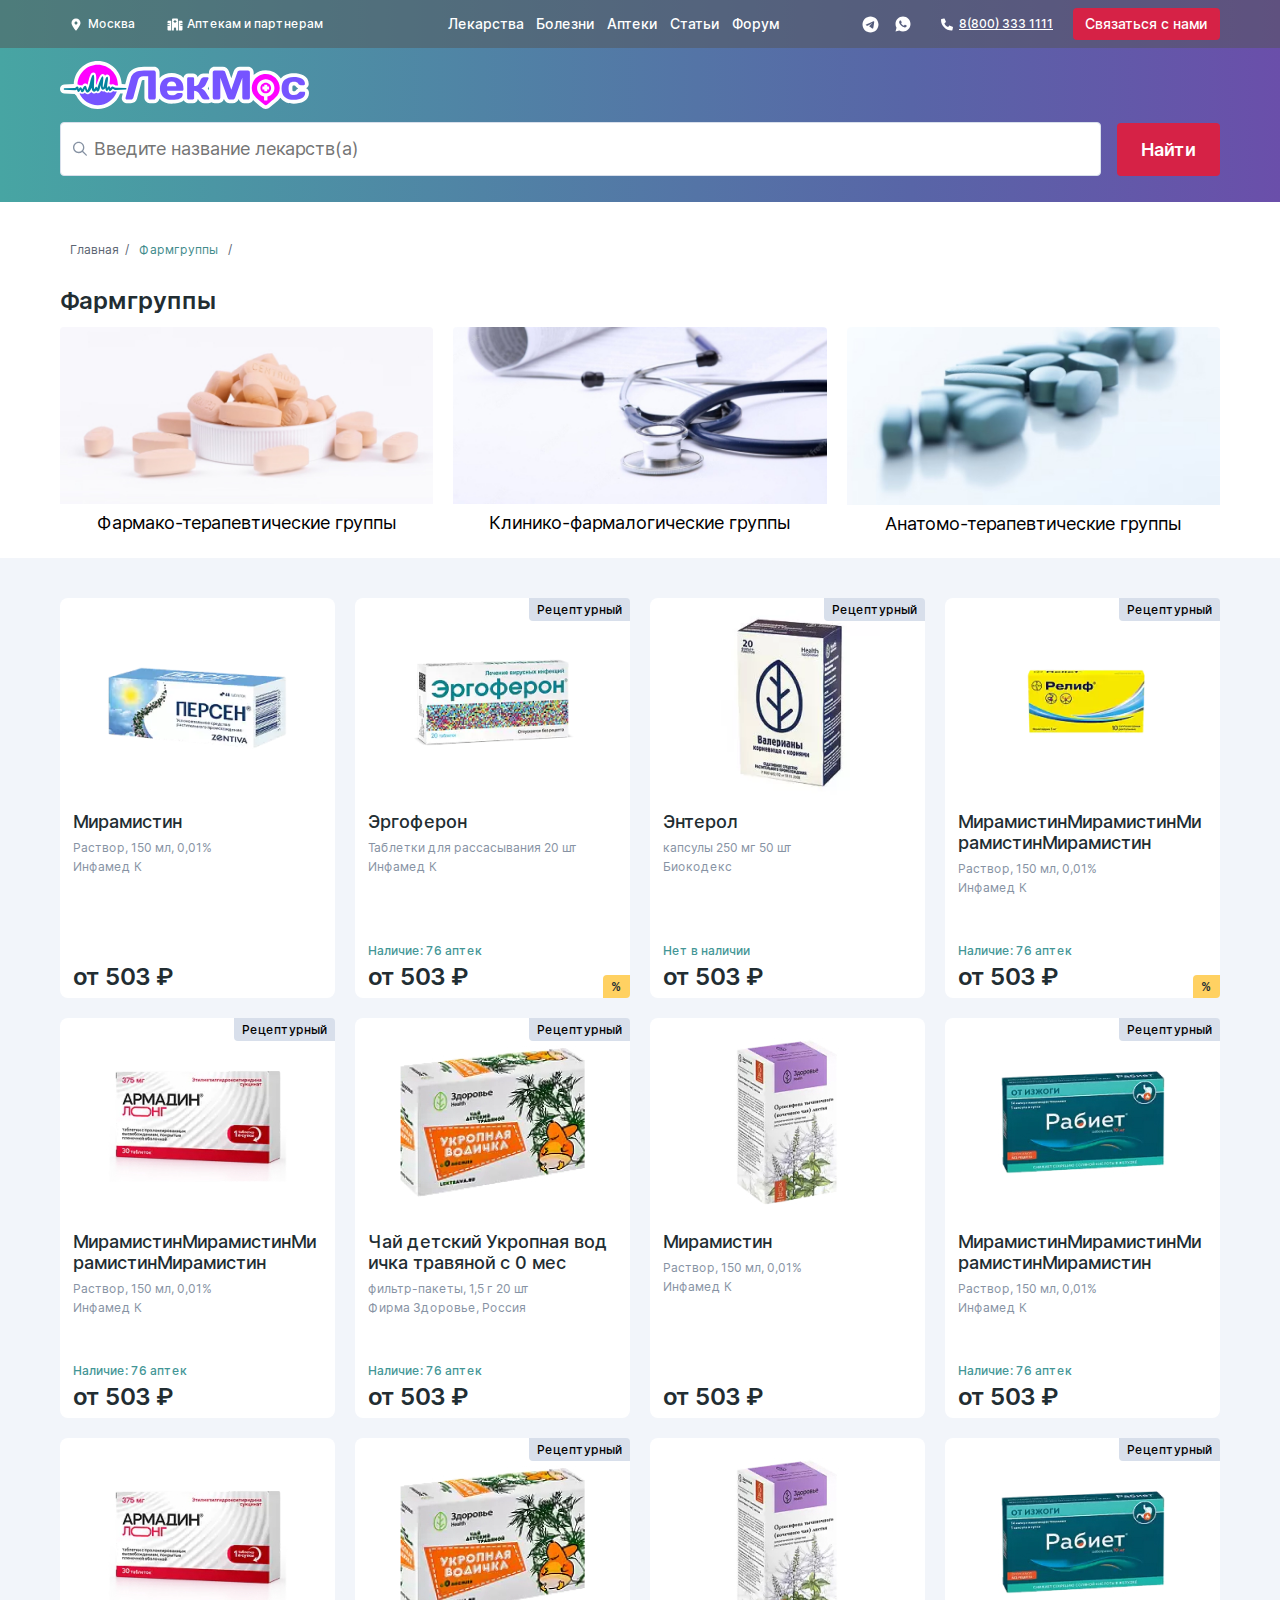
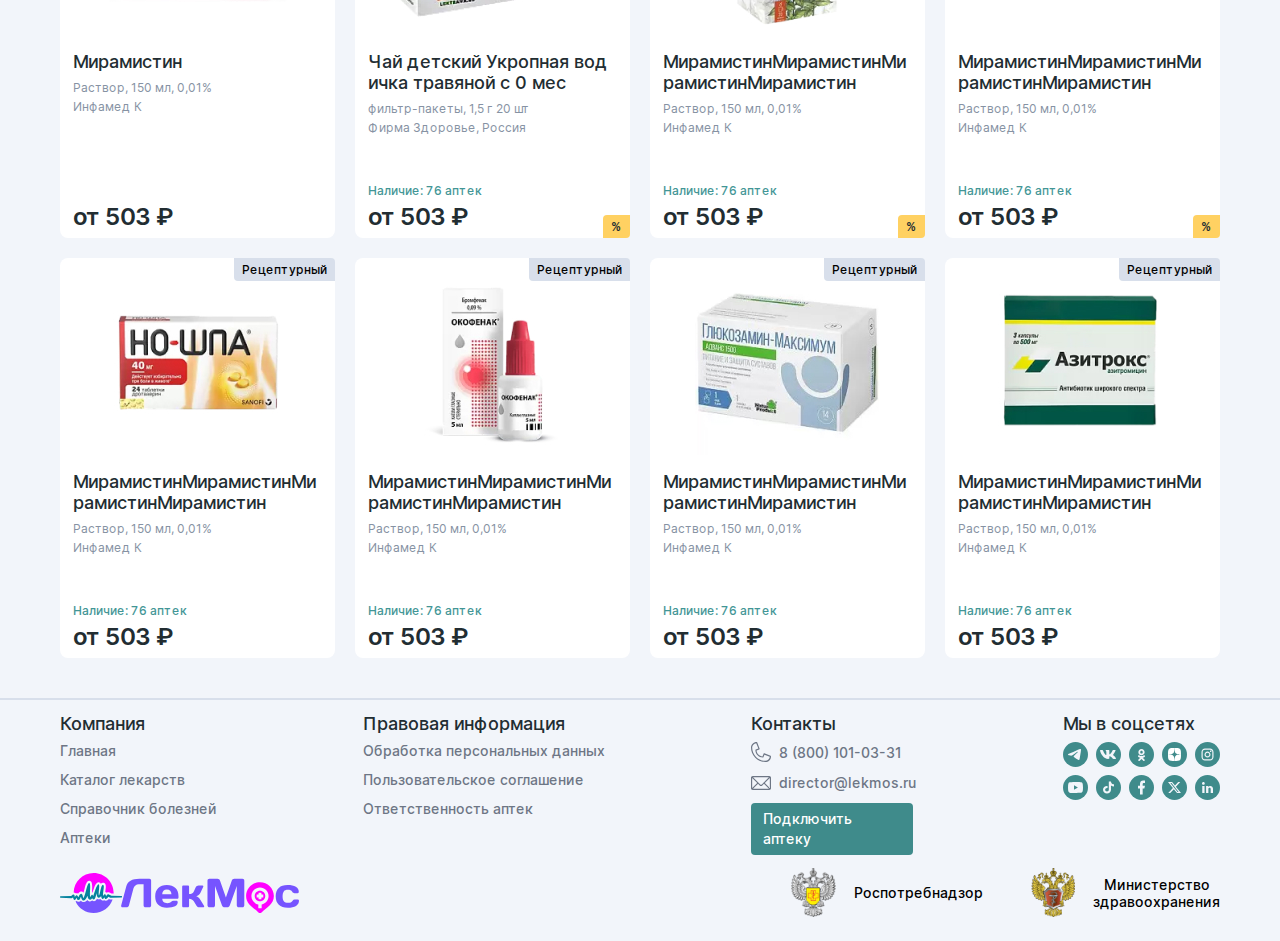
<file: catalog.html>
<!DOCTYPE html>
<html lang="ru">
  <head>
    <meta charset="UTF-8">
    <meta name="viewport" content="width=device-width, initial-scale=1.0">
    <title>Lekmos</title>
  
    <link rel="preload" href="fonts/Inter-Regular.woff" as="font" type="font/woff" crossorigin>
    <link rel="preload" href="fonts/Inter-Regular.woff2" as="font" type="font/woff" crossorigin>
    <link rel="preload" href="fonts/Inter-Medium.woff" as="font" type="font/woff2" crossorigin>
    <link rel="preload" href="fonts/Inter-Medium.woff2" as="font" type="font/woff2" crossorigin>
    <link rel="preload" href="fonts/Inter-SemiBold.woff" as="font" type="font/woff2" crossorigin>
    <link rel="preload" href="fonts/Inter-SemiBold.woff2" as="font" type="font/woff2" crossorigin>
    <link rel="preload" href="fonts/Inter-Bold.woff" as="font" type="font/woff2" crossorigin>
    <link rel="preload" href="fonts/Inter-Bold.woff2" as="font" type="font/woff2" crossorigin>
    <link rel="preload" href="fonts/fa-regular-400.woff2" as="font" type="font/woff2" crossorigin>
    <link rel="preload" href="fonts/fa-solid-900.woff2" as="font" type="font/woff2" crossorigin>
  
    <link rel="stylesheet" href="css/normalize.css">
    <link rel="stylesheet" href="css/swiper-bundle.min.css">
    <link rel="stylesheet" href="css/bootstrap.min.css">
    <link rel="stylesheet" href="css/style.css">
  
    <script defer src="js/swiper-bundle.min.js"></script>
    <script defer src="js/popper.min.js"></script>
    <script defer src="js/bootstrap.min.js"></script>
    <script defer src="js/script.js"></script>
  </head>
<body id="scroll">
  <header class="header">
    <div class="header-up">
      <div class="container header-up__container">
        <div class="header-up__left-btn">
          <button class="header-up__location" id="modal__btn">
            <svg width="16" height="16" viewBox="0 0 16 16" fill="none" xmlns="http://www.w3.org/2000/svg">
              <path d="M7.4375 14.2188C6.21875 12.6953 3.5 9.0625 3.5 7C3.5 4.51562 5.49219 2.5 8 2.5C10.4844 2.5 12.5 4.51562 12.5 7C12.5 9.0625 9.75781 12.6953 8.53906 14.2188C8.25781 14.5703 7.71875 14.5703 7.4375 14.2188ZM8 8.5C8.82031 8.5 9.5 7.84375 9.5 7C9.5 6.17969 8.82031 5.5 8 5.5C7.15625 5.5 6.5 6.17969 6.5 7C6.5 7.84375 7.15625 8.5 8 8.5Z" fill="white"/>
            </svg>
            Москва
          </button>
          <a href="for_pharmacies.html" class="header-up__connect">
            <svg width="16" height="16" viewBox="0 0 16 16" fill="none" xmlns="http://www.w3.org/2000/svg">
              <path d="M5 3.625C5 3.01562 5.49219 2.5 6.125 2.5H9.875C10.4844 2.5 11 3.01562 11 3.625V14.5H9.125V12.625C9.125 12.0156 8.60938 11.5 8 11.5C7.36719 11.5 6.875 12.0156 6.875 12.625V14.5H5V3.625ZM7.8125 4C7.60156 4 7.4375 4.1875 7.4375 4.375V4.9375H6.875C6.66406 4.9375 6.5 5.125 6.5 5.3125V5.6875C6.5 5.89844 6.66406 6.0625 6.875 6.0625H7.4375V6.625C7.4375 6.83594 7.60156 7 7.8125 7H8.1875C8.375 7 8.5625 6.83594 8.5625 6.625V6.0625H9.125C9.3125 6.0625 9.5 5.89844 9.5 5.6875V5.3125C9.5 5.125 9.3125 4.9375 9.125 4.9375H8.5625V4.375C8.5625 4.1875 8.375 4 8.1875 4H7.8125ZM4.25 4.75V14.5H1.625C0.992188 14.5 0.5 14.0078 0.5 13.375V10H2.375C2.5625 10 2.75 9.83594 2.75 9.625C2.75 9.4375 2.5625 9.25 2.375 9.25H0.5V7.75H2.375C2.5625 7.75 2.75 7.58594 2.75 7.375C2.75 7.1875 2.5625 7 2.375 7H0.5V5.875C0.5 5.26562 0.992188 4.75 1.625 4.75H4.25ZM14.375 4.75C14.9844 4.75 15.5 5.26562 15.5 5.875V7H13.625C13.4141 7 13.25 7.1875 13.25 7.375C13.25 7.58594 13.4141 7.75 13.625 7.75H15.5V9.25H13.625C13.4141 9.25 13.25 9.4375 13.25 9.625C13.25 9.83594 13.4141 10 13.625 10H15.5V13.375C15.5 14.0078 14.9844 14.5 14.375 14.5H11.75V4.75H14.375Z" fill="white"/>
            </svg>
            <span class="header-up__connect-text">Аптекам и партнерам</span>
          </a>
        </div>
        <div class="modal" id="modal-connect">
          <div class="modal-content">
            <div class="modal-up">
              <button class="modal__btn-close modal-connect__btn-close"></button>
              <h2 class="modal-heading">Хотите разместить свою аптеку?</h2>
            </div>
            <div class="modal-main">
              <p class="modal-main__descr">Для размещения в информационной справке на сайте www.lekmos.ru и в голосовой электронной справке, заполните форму и наши менеджеры с вами свяжутся.</p>
              <form class="modal-form" action="#" autocomplete="off">
                <div class="input-box">
                  <label class="modal__label-form" for="name">Название аптеки (аптечной сети)</label>
                  <input class="modal__input-form" id="name" type="text" aria-label="Введите название аптеки" name="name">
                </div>
                <div class="input-box">
                  <label class="modal__label-form" for="email">E-mail</label>
                  <input class="modal__input-form" id="email" type="email" aria-label="Введите email" name="email">
                </div>
                <div class="input-box">
                  <label class="modal__label-form" for="phone">Телефон</label>
                  <input class="modal__input-form" id="phone" type="text" aria-label="Введите телефон" name="phone">
                </div>
                <div class="input-box">
                  <label class="modal__label-form" for="contact">Контактное лицо</label>
                  <input class="modal__input-form" id="contact" type="text" aria-label="Введите имя" name="contact">
                </div>
                <div class="modal-main__bottom">
                  <p class="modal-main__descr modal-main__descr-bottom">Либо свяжитесь с нами по адресам <a class="modal-link" href="mail:director@lekmos.ru">director@lekmos.ru </a><a class="modal-link" href="mail:admin@lekmos.ru">admin@lekmos.ru</a></p>
                  <p class="modal-main__descr modal-main__descr-bottom">или телефонам: <a class="modal-main__descr" href="tel:+79262440164">+7&nbsp;(926)&nbsp;244-01-64, </a><a class="modal-main__descr" href="tel:+79859927773">+7&nbsp;(985)&nbsp;992-77-73, </a><a class="modal-main__descr" href="tel:+79258804108">+7&nbsp;(925)&nbsp;880-41-08 </a><a class="modal-main__descr" href="tel:+79911256701">+7&nbsp;(991)&nbsp;125-67-01</a></p>
                </div>
                <button class="modal-main__btn green-btn" type="submit">Отправить</button>
              </form>
            </div>
          </div>
        </div>
        <div class="modal" id="modal-final">
          <div class="modal-content modal-content__final">
            <div class="modal-up">
              <button class="modal__btn-close modal-final__btn-close"></button>
              <h2 class="modal-heading">Данные отправлены</h2>
            </div>
            <div class="modal-main modal-main__final">
              <p class="modal-final__descr">
                <span class="modal-final__text">Благодарим за регистрацию!</span>
                <span class="modal-final__text">Наши менеджеры свяжутся с вами в ближайшее время</span>
              </p>
              <button class="modal-final__btn green-btn">ОК</button>
            </div>
          </div>
        </div>
        <div class="modal" id="modal__city">
          <div class="modal-content">
            <button class="modal__btn-close" id="close-city-btn"></button>
            <h2 class="modal-heading modal-heading__city">Выберите город</h2>
            <div class="modal-cont">
              <div class="modal-city">
                <ul class="modal-city__top-list">
                  <li class="modal-city__top-item"><a class="modal-city__top-link" href="#">Москва</a></li>
                  <li class="modal-city__top-item"><a class="modal-city__top-link" href="#">Санкт-Петербург</a></li>
                  <li class="modal-city__top-item"><a class="modal-city__top-link" href="#">Новосибирск</a></li>
                  <li class="modal-city__top-item"><a class="modal-city__top-link" href="#">Самара</a></li>
                  <li class="modal-city__top-item"><a class="modal-city__top-link" href="#">Казань</a></li>
                </ul>
                <form class="modal-city__form" action="#" autocomplete="off">
                  <div class="input-box modal-city__input-box">
                    <label class="modal-city__label" for="GET-name">Введите название города
                    </label>
                    <input class="modal-city__input" id="GET-name" type="text" aria-label="Введите город" placeholder="" name="name">
                  </div>
                  <button class="modal-city__form-btn" type="submit" aria-label="Начать поиск">
                    <svg width="24" height="24" viewBox="0 0 24 24" fill="none" xmlns="http://www.w3.org/2000/svg">
                      <path d="M11 20C15.9706 20 20 15.9706 20 11C20 6.02944 15.9706 2 11 2C6.02944 2 2 6.02944 2 11C2 15.9706 6.02944 20 11 20Z" stroke="#3F8B8B"/>
                      <path d="M22.0009 21.9999L18.7832 18.7822" stroke="#3F8B8B"/>
                    </svg>
                  </button>
                </form>
                <ul class="modal-city__bottom-list">
                  <li class="modal-city__top-item"><a class="modal-city__bottom-link" href="#">Брянск</a></li>
                  <li class="modal-city__top-item"><a class="modal-city__bottom-link" href="#">Брянск</a></li>
                  <li class="modal-city__top-item"><a class="modal-city__bottom-link" href="#">Брянск</a></li>
                  <li class="modal-city__top-item"><a class="modal-city__bottom-link" href="#">Брянск</a></li>
                  <li class="modal-city__top-item"><a class="modal-city__bottom-link" href="#">Дятьково</a></li>
                  <li class="modal-city__top-item"><a class="modal-city__bottom-link" href="#">Дятьково</a></li>
                  <li class="modal-city__top-item"><a class="modal-city__bottom-link" href="#">Дятьково</a></li>
                  <li class="modal-city__top-item"><a class="modal-city__bottom-link" href="#">Дятьково</a></li>
                  <li class="modal-city__top-item"><a class="modal-city__bottom-link" href="#">Клинцы</a></li>
                  <li class="modal-city__top-item"><a class="modal-city__bottom-link" href="#">Клинцы</a></li>
                  <li class="modal-city__top-item"><a class="modal-city__bottom-link" href="#">Клинцы</a></li>
                  <li class="modal-city__top-item"><a class="modal-city__bottom-link" href="#">Клинцы</a></li>
                  <li class="modal-city__top-item"><a class="modal-city__bottom-link" href="#">Новозыбков</a></li>
                  <li class="modal-city__top-item"><a class="modal-city__bottom-link" href="#">Новозыбков</a></li>
                  <li class="modal-city__top-item"><a class="modal-city__bottom-link" href="#">Новозыбков</a></li>
                  <li class="modal-city__top-item"><a class="modal-city__bottom-link" href="#">Новозыбков</a></li>
                  <li class="modal-city__top-item"><a class="modal-city__bottom-link" href="#">Унеча</a></li>
                  <li class="modal-city__top-item"><a class="modal-city__bottom-link" href="#">Унеча</a></li>
                  <li class="modal-city__top-item"><a class="modal-city__bottom-link" href="#">Унеча</a></li>
                  <li class="modal-city__top-item"><a class="modal-city__bottom-link" href="#">Унеча</a></li>
                  <li class="modal-city__top-item"><a class="modal-city__bottom-link" href="#">Бытошь</a></li>
                  <li class="modal-city__top-item"><a class="modal-city__bottom-link" href="#">Бытошь</a></li>
                  <li class="modal-city__top-item"><a class="modal-city__bottom-link" href="#">Бытошь</a></li>
                  <li class="modal-city__top-item"><a class="modal-city__bottom-link" href="#">Бытошь</a></li>
                  <li class="modal-city__top-item"><a class="modal-city__bottom-link" href="#">Выгоничи</a></li>
                  <li class="modal-city__top-item"><a class="modal-city__bottom-link" href="#">Выгоничи</a></li>
                  <li class="modal-city__top-item"><a class="modal-city__bottom-link" href="#">Выгоничи</a></li>
                  <li class="modal-city__top-item"><a class="modal-city__bottom-link" href="#">Выгоничи</a></li>
                  <li class="modal-city__top-item"><a class="modal-city__bottom-link" href="#">Глинищево</a></li>
                  <li class="modal-city__top-item"><a class="modal-city__bottom-link" href="#">Глинищево</a></li>
                  <li class="modal-city__top-item"><a class="modal-city__bottom-link" href="#">Глинищево</a></li>
                  <li class="modal-city__top-item"><a class="modal-city__bottom-link" href="#">Глинищево</a></li>
                </ul>
              </div>
            </div>
          </div>
        </div>
        <nav>
          <ul class="header-up__list">
            <li class="header-up__item"><a class="header-up__link" href="catalog.html">Лекарства</a></li>
            <li class="header-up__item"><a class="header-up__link" href="health.html">Болезни</a></li>
            <li class="header-up__item"><a class="header-up__link" href="pharmacies.html">Аптеки</a></li>
            <li class="header-up__item"><a class="header-up__link" href="article.html">Статьи</a></li>
            <li class="header-up__item"><a class="header-up__link" href="#">Форум</a></li>
          </ul>
        </nav>
        <button class="header-burger" aria-label="Открыть или закрыть меню"></button>
        <div class="header-mobile__burger-menu">
          <nav class="header-mobile__burger-nav">
            <ul class="header-mobile__list">
              <li class="header-mobile__item"><a class="header-mobile__link" href="catalog.html">Лекарства</a></li>
              <li class="header-mobile__item"><a class="header-mobile__link" href="health.html">Болезни</a></li>
              <li class="header-mobile__item"><a class="header-mobile__link" href="pharmacies.html">Аптеки</a></li>
              <li class="header-mobile__item"><a class="header-mobile__link" href="article.html">Статьи</a></li>
              <li class="header-mobile__item"><a class="header-mobile__link" href="#">Форум</a></li>
            </ul>
          </nav>
          <div class="header-mobile__bottom">
            <span class="header-mobile__social-title">Связаться</span>
            <ul class="header-mobile__social-list">
              <li class="header-up__social-item">
                <a class="section-hero__icon" href="tel:+78003331111" aria-label="Позвонить">
                  <svg width="23" height="23" viewBox="0 0 23 23" fill="none" xmlns="http://www.w3.org/2000/svg">
                    <path d="M21.957 17.3789L20.9258 21.7188C20.7969 22.3633 20.2812 22.793 19.6367 22.793C8.80859 22.75 0 13.9414 0 3.11328C0 2.46875 0.386719 1.95312 1.03125 1.82422L5.37109 0.792969C5.97266 0.664062 6.61719 1.00781 6.875 1.56641L8.89453 6.25C9.10938 6.80859 8.98047 7.45312 8.50781 7.79688L6.1875 9.6875C7.64844 12.6523 10.0547 15.0586 13.0625 16.5195L14.9531 14.1992C15.2969 13.7695 15.9414 13.5977 16.5 13.8125L21.1836 15.832C21.7422 16.1328 22.0859 16.7773 21.957 17.3789Z" fill="#6951AB"/>
                  </svg>
                </a>
              </li>
              <li class="header-up__social-item header-mobile__social-item">
                <a class="header-up__icon" href="#" aria-label="Ссылка на чат в Телеграм">
                  <svg width="30" height="30" viewBox="0 0 30 30" fill="none" xmlns="http://www.w3.org/2000/svg">
                    <path d="M15 3C8.376 3 3 8.376 3 15C3 21.624 8.376 27 15 27C21.624 27 27 21.624 27 15C27 8.376 21.624 3 15 3ZM20.568 11.16C20.388 13.056 19.608 17.664 19.212 19.788C19.044 20.688 18.708 20.988 18.396 21.024C17.7 21.084 17.172 20.568 16.5 20.124C15.444 19.428 14.844 18.996 13.824 18.324C12.636 17.544 13.404 17.112 14.088 16.416C14.268 16.236 17.34 13.44 17.4 13.188C17.4083 13.1498 17.4072 13.1102 17.3968 13.0726C17.3863 13.0349 17.3668 13.0004 17.34 12.972C17.268 12.912 17.172 12.936 17.088 12.948C16.98 12.972 15.3 14.088 12.024 16.296C11.544 16.62 11.112 16.788 10.728 16.776C10.296 16.764 9.48 16.536 8.868 16.332C8.112 16.092 7.524 15.96 7.572 15.54C7.596 15.324 7.896 15.108 8.46 14.88C11.964 13.356 14.292 12.348 15.456 11.868C18.792 10.476 19.476 10.236 19.932 10.236C20.028 10.236 20.256 10.26 20.4 10.38C20.52 10.476 20.556 10.608 20.568 10.704C20.556 10.776 20.58 10.992 20.568 11.16Z" fill="#6951AB"/>
                  </svg>
                </a>
              </li>
              <li class="header-up__social-item header-mobile__social-item">
                <a class="header-up__icon" href="#" aria-label="Ссылка на чат What's app">
                  <svg width="27" height="27" viewBox="0 0 27 27" fill="none" xmlns="http://www.w3.org/2000/svg">
                    <path d="M13.5012 2.25C19.7146 2.25 24.7512 7.28663 24.7512 13.5C24.7512 19.7134 19.7146 24.75 13.5012 24.75C11.5131 24.7532 9.55998 24.2271 7.84249 23.2256L2.25574 24.75L3.77674 19.161C2.77447 17.443 2.24792 15.489 2.25124 13.5C2.25124 7.28663 7.28786 2.25 13.5012 2.25ZM9.66724 8.2125L9.44224 8.2215C9.29657 8.23037 9.15421 8.26864 9.02374 8.334C8.9017 8.40311 8.7903 8.4895 8.69299 8.5905C8.55799 8.71763 8.48149 8.82788 8.39936 8.93475C7.98325 9.47577 7.75921 10.14 7.76261 10.8225C7.76486 11.3737 7.90886 11.9104 8.13386 12.4121C8.59399 13.4269 9.35111 14.5012 10.3501 15.4969C10.5909 15.7365 10.8271 15.9773 11.0814 16.2011C12.3227 17.294 13.8019 18.0822 15.4014 18.5029L16.0404 18.6007C16.2485 18.612 16.4566 18.5963 16.6659 18.5861C16.9935 18.5692 17.3134 18.4805 17.603 18.3263C17.7503 18.2504 17.8941 18.1678 18.0339 18.0787C18.0339 18.0787 18.0822 18.0472 18.1745 17.9775C18.3264 17.865 18.4197 17.7851 18.5457 17.6535C18.6391 17.5568 18.7201 17.4431 18.782 17.3138C18.8697 17.1304 18.9575 16.7805 18.9935 16.4891C19.0205 16.2664 19.0126 16.1449 19.0092 16.0695C19.0047 15.9491 18.9046 15.8243 18.7955 15.7714L18.1407 15.4778C18.1407 15.4778 17.162 15.0514 16.5635 14.7791C16.5009 14.7518 16.4338 14.7361 16.3655 14.733C16.2885 14.7251 16.2107 14.7338 16.1374 14.7584C16.064 14.783 15.9968 14.8231 15.9402 14.8759C15.9346 14.8736 15.8592 14.9377 15.0459 15.9233C14.9992 15.986 14.9349 16.0334 14.8611 16.0594C14.7874 16.0855 14.7076 16.089 14.6319 16.0695C14.5586 16.0498 14.4868 16.025 14.417 15.9953C14.2775 15.9368 14.2291 15.9142 14.1335 15.8737C13.4878 15.592 12.89 15.2113 12.3616 14.7454C12.2199 14.6216 12.0882 14.4866 11.9532 14.3561C11.5106 13.9323 11.1249 13.4528 10.8057 12.9296L10.7394 12.8228C10.6917 12.7509 10.6531 12.6735 10.6246 12.5921C10.5819 12.4268 10.6932 12.294 10.6932 12.294C10.6932 12.294 10.9666 11.9948 11.0937 11.8327C11.2175 11.6753 11.3221 11.5223 11.3896 11.4131C11.5224 11.1994 11.564 10.98 11.4942 10.8101C11.1792 10.0406 10.853 9.2745 10.5177 8.514C10.4514 8.36325 10.2545 8.25525 10.0756 8.23387C10.0149 8.22712 9.95411 8.22038 9.89336 8.21588C9.74228 8.20837 9.59089 8.20987 9.43999 8.22038L9.66611 8.21137L9.66724 8.2125Z" fill="#6951AB"/>
                  </svg>
                </a>
              </li>
              <li class="header-up__social-item header-mobile__social-item">
                <a class="header-up__icon" href="https://vk.com/lekmos" aria-label="Ссылка на группу вконтакте">
                  <svg width="25" height="25" viewBox="0 0 25 25" fill="none" xmlns="http://www.w3.org/2000/svg">
                    <circle cx="12.5" cy="12.5" r="12.5" fill="#6951AB"/>
                    <path fill-rule="evenodd" clip-rule="evenodd" d="M17.6051 16.9988H19.3566C19.856 16.9988 20.1069 16.7624 19.9568 16.3009C19.5799 15.5823 19.0816 14.9262 18.4814 14.3597C18.2803 14.1348 18.0319 13.9046 17.8096 13.6987C17.5753 13.4817 17.3704 13.2916 17.2809 13.164C17.0168 12.8446 17.0925 12.7025 17.2809 12.4298C18.2066 11.2383 18.9946 9.95599 19.6315 8.60518C19.7431 8.25056 19.6315 8.00165 19.1069 8.00165H17.3554C17.1913 7.99083 17.0279 8.03135 16.8903 8.11653C16.8375 8.14928 16.7896 8.18813 16.7476 8.23169C16.6799 8.30161 16.627 8.38403 16.5931 8.47449C16.0535 9.69625 15.3288 10.8373 14.4418 11.8615C14.0288 12.2524 13.8548 12.3707 13.6291 12.3707C13.5526 12.3707 13.4533 12.3162 13.3975 12.1703C13.371 12.1012 13.3542 12.0113 13.3542 11.8967V8.60518C13.3542 8.17897 13.2293 8.00165 12.8536 8.00165H10.1021C9.98981 7.99722 9.88009 8.03439 9.79629 8.10516C9.71238 8.17619 9.66112 8.27526 9.65308 8.38125C9.65308 8.53636 9.74563 8.64569 9.86376 8.78499C10.0524 9.00753 10.306 9.30667 10.3518 9.99066V12.4298C10.3518 12.9628 10.2533 13.0571 10.0276 13.0571C9.4394 13.0571 7.98921 10.9977 7.13925 8.62905C6.96282 8.19146 6.80074 8.00165 6.35056 8.00165H4.60024C4.09965 8.00165 4 8.22669 4 8.4756C4.45737 10.4852 5.40359 12.3662 6.76352 13.9687C7.33636 14.8383 8.11919 15.5665 9.04754 16.0936C9.97589 16.6207 11.0232 16.9311 12.1033 16.9999C13.2161 16.9999 13.3542 16.7635 13.3542 16.36V14.8688C13.3542 14.3949 13.4538 14.3006 13.8164 14.3006C14.0793 14.3006 14.5174 14.4188 15.5547 15.3655C15.9101 15.7022 16.1772 15.9835 16.3945 16.2127C16.9039 16.7493 17.1407 16.9988 17.6051 16.9988Z" fill="#F2F5FA"/>
                  </svg>
                </a>
              </li>
            </ul>
          </div>
        </div>
        <div class="header-up__right-btn">
          <a class="header-up__tg-btn" href="#" aria-label="Ссылка на чат в Телеграм"></a>
          <a class="header-up__wa-btn" href="#" aria-label="Ссылка на чат What's app"></a>
          <a href="tel:+78003331111" class="header-up__phone-btn">
            <svg class="header-up__contacts-icon" width="16" height="16" viewBox="0 0 16 16" fill="none" xmlns="http://www.w3.org/2000/svg">
              <path d="M13.9766 11.5703L13.4141 13.9375C13.3438 14.2891 13.0625 14.5234 12.7109 14.5234C6.80469 14.5 2 9.69531 2 3.78906C2 3.4375 2.21094 3.15625 2.5625 3.08594L4.92969 2.52344C5.25781 2.45312 5.60938 2.64062 5.75 2.94531L6.85156 5.5C6.96875 5.80469 6.89844 6.15625 6.64062 6.34375L5.375 7.375C6.17188 8.99219 7.48438 10.3047 9.125 11.1016L10.1562 9.83594C10.3438 9.60156 10.6953 9.50781 11 9.625L13.5547 10.7266C13.8594 10.8906 14.0469 11.2422 13.9766 11.5703Z" fill="white"/>
            </svg>
            <span class="header-up__contacts-text">8(800)&nbsp;333&nbsp;1111</span>
          </a>
          <button class="red-btn header-up__btn btnsConnect">Связаться с нами</button>
        </div>
      </div>
      <div class="header-middle container">
        <a href="tel:+78003331111" class="header-middle__phone-btn">
          <svg class="header-up__contacts-icon" width="16" height="16" viewBox="0 0 16 16" fill="none" xmlns="http://www.w3.org/2000/svg">
            <path d="M13.9766 11.5703L13.4141 13.9375C13.3438 14.2891 13.0625 14.5234 12.7109 14.5234C6.80469 14.5 2 9.69531 2 3.78906C2 3.4375 2.21094 3.15625 2.5625 3.08594L4.92969 2.52344C5.25781 2.45312 5.60938 2.64062 5.75 2.94531L6.85156 5.5C6.96875 5.80469 6.89844 6.15625 6.64062 6.34375L5.375 7.375C6.17188 8.99219 7.48438 10.3047 9.125 11.1016L10.1562 9.83594C10.3438 9.60156 10.6953 9.50781 11 9.625L13.5547 10.7266C13.8594 10.8906 14.0469 11.2422 13.9766 11.5703Z" fill="white"/>
          </svg>
          <span class="header-up__contacts-text">8(800)&nbsp;333&nbsp;1111</span>
        </a>
        <ul class="header-middle__social-list">
          <li class="header-middle__social-item">
            <a class="header-up__icon" href="#" aria-label="Ссылка на чат в Телеграм">
              <svg width="30" height="30" viewBox="0 0 30 30" fill="none" xmlns="http://www.w3.org/2000/svg">
                <path d="M15 3C8.376 3 3 8.376 3 15C3 21.624 8.376 27 15 27C21.624 27 27 21.624 27 15C27 8.376 21.624 3 15 3ZM20.568 11.16C20.388 13.056 19.608 17.664 19.212 19.788C19.044 20.688 18.708 20.988 18.396 21.024C17.7 21.084 17.172 20.568 16.5 20.124C15.444 19.428 14.844 18.996 13.824 18.324C12.636 17.544 13.404 17.112 14.088 16.416C14.268 16.236 17.34 13.44 17.4 13.188C17.4083 13.1498 17.4072 13.1102 17.3968 13.0726C17.3863 13.0349 17.3668 13.0004 17.34 12.972C17.268 12.912 17.172 12.936 17.088 12.948C16.98 12.972 15.3 14.088 12.024 16.296C11.544 16.62 11.112 16.788 10.728 16.776C10.296 16.764 9.48 16.536 8.868 16.332C8.112 16.092 7.524 15.96 7.572 15.54C7.596 15.324 7.896 15.108 8.46 14.88C11.964 13.356 14.292 12.348 15.456 11.868C18.792 10.476 19.476 10.236 19.932 10.236C20.028 10.236 20.256 10.26 20.4 10.38C20.52 10.476 20.556 10.608 20.568 10.704C20.556 10.776 20.58 10.992 20.568 11.16Z" fill="#6951AB"/>
              </svg>
            </a>
          </li>
          <li class="header-middle__social-item">
            <a class="header-up__icon header-middle__icon" href="#" aria-label="Ссылка на чат What's app">
              <svg width="27" height="27" viewBox="0 0 27 27" fill="none" xmlns="http://www.w3.org/2000/svg">
                <path d="M13.5012 2.25C19.7146 2.25 24.7512 7.28663 24.7512 13.5C24.7512 19.7134 19.7146 24.75 13.5012 24.75C11.5131 24.7532 9.55998 24.2271 7.84249 23.2256L2.25574 24.75L3.77674 19.161C2.77447 17.443 2.24792 15.489 2.25124 13.5C2.25124 7.28663 7.28786 2.25 13.5012 2.25ZM9.66724 8.2125L9.44224 8.2215C9.29657 8.23037 9.15421 8.26864 9.02374 8.334C8.9017 8.40311 8.7903 8.4895 8.69299 8.5905C8.55799 8.71763 8.48149 8.82788 8.39936 8.93475C7.98325 9.47577 7.75921 10.14 7.76261 10.8225C7.76486 11.3737 7.90886 11.9104 8.13386 12.4121C8.59399 13.4269 9.35111 14.5012 10.3501 15.4969C10.5909 15.7365 10.8271 15.9773 11.0814 16.2011C12.3227 17.294 13.8019 18.0822 15.4014 18.5029L16.0404 18.6007C16.2485 18.612 16.4566 18.5963 16.6659 18.5861C16.9935 18.5692 17.3134 18.4805 17.603 18.3263C17.7503 18.2504 17.8941 18.1678 18.0339 18.0787C18.0339 18.0787 18.0822 18.0472 18.1745 17.9775C18.3264 17.865 18.4197 17.7851 18.5457 17.6535C18.6391 17.5568 18.7201 17.4431 18.782 17.3138C18.8697 17.1304 18.9575 16.7805 18.9935 16.4891C19.0205 16.2664 19.0126 16.1449 19.0092 16.0695C19.0047 15.9491 18.9046 15.8243 18.7955 15.7714L18.1407 15.4778C18.1407 15.4778 17.162 15.0514 16.5635 14.7791C16.5009 14.7518 16.4338 14.7361 16.3655 14.733C16.2885 14.7251 16.2107 14.7338 16.1374 14.7584C16.064 14.783 15.9968 14.8231 15.9402 14.8759C15.9346 14.8736 15.8592 14.9377 15.0459 15.9233C14.9992 15.986 14.9349 16.0334 14.8611 16.0594C14.7874 16.0855 14.7076 16.089 14.6319 16.0695C14.5586 16.0498 14.4868 16.025 14.417 15.9953C14.2775 15.9368 14.2291 15.9142 14.1335 15.8737C13.4878 15.592 12.89 15.2113 12.3616 14.7454C12.2199 14.6216 12.0882 14.4866 11.9532 14.3561C11.5106 13.9323 11.1249 13.4528 10.8057 12.9296L10.7394 12.8228C10.6917 12.7509 10.6531 12.6735 10.6246 12.5921C10.5819 12.4268 10.6932 12.294 10.6932 12.294C10.6932 12.294 10.9666 11.9948 11.0937 11.8327C11.2175 11.6753 11.3221 11.5223 11.3896 11.4131C11.5224 11.1994 11.564 10.98 11.4942 10.8101C11.1792 10.0406 10.853 9.2745 10.5177 8.514C10.4514 8.36325 10.2545 8.25525 10.0756 8.23387C10.0149 8.22712 9.95411 8.22038 9.89336 8.21588C9.74228 8.20837 9.59089 8.20987 9.43999 8.22038L9.66611 8.21137L9.66724 8.2125Z" fill="#6951AB"/>
              </svg>
            </a>
          </li>
          <li class="header-middle__social-item">
            <a class="header-up__icon" href="https://vk.com/lekmos" aria-label="Ссылка на группу вконтакте">
              <svg width="25" height="25" viewBox="0 0 25 25" fill="none" xmlns="http://www.w3.org/2000/svg">
                <circle cx="12.5" cy="12.5" r="12.5" fill="#6951AB"/>
                <path fill-rule="evenodd" clip-rule="evenodd" d="M17.6051 16.9988H19.3566C19.856 16.9988 20.1069 16.7624 19.9568 16.3009C19.5799 15.5823 19.0816 14.9262 18.4814 14.3597C18.2803 14.1348 18.0319 13.9046 17.8096 13.6987C17.5753 13.4817 17.3704 13.2916 17.2809 13.164C17.0168 12.8446 17.0925 12.7025 17.2809 12.4298C18.2066 11.2383 18.9946 9.95599 19.6315 8.60518C19.7431 8.25056 19.6315 8.00165 19.1069 8.00165H17.3554C17.1913 7.99083 17.0279 8.03135 16.8903 8.11653C16.8375 8.14928 16.7896 8.18813 16.7476 8.23169C16.6799 8.30161 16.627 8.38403 16.5931 8.47449C16.0535 9.69625 15.3288 10.8373 14.4418 11.8615C14.0288 12.2524 13.8548 12.3707 13.6291 12.3707C13.5526 12.3707 13.4533 12.3162 13.3975 12.1703C13.371 12.1012 13.3542 12.0113 13.3542 11.8967V8.60518C13.3542 8.17897 13.2293 8.00165 12.8536 8.00165H10.1021C9.98981 7.99722 9.88009 8.03439 9.79629 8.10516C9.71238 8.17619 9.66112 8.27526 9.65308 8.38125C9.65308 8.53636 9.74563 8.64569 9.86376 8.78499C10.0524 9.00753 10.306 9.30667 10.3518 9.99066V12.4298C10.3518 12.9628 10.2533 13.0571 10.0276 13.0571C9.4394 13.0571 7.98921 10.9977 7.13925 8.62905C6.96282 8.19146 6.80074 8.00165 6.35056 8.00165H4.60024C4.09965 8.00165 4 8.22669 4 8.4756C4.45737 10.4852 5.40359 12.3662 6.76352 13.9687C7.33636 14.8383 8.11919 15.5665 9.04754 16.0936C9.97589 16.6207 11.0232 16.9311 12.1033 16.9999C13.2161 16.9999 13.3542 16.7635 13.3542 16.36V14.8688C13.3542 14.3949 13.4538 14.3006 13.8164 14.3006C14.0793 14.3006 14.5174 14.4188 15.5547 15.3655C15.9101 15.7022 16.1772 15.9835 16.3945 16.2127C16.9039 16.7493 17.1407 16.9988 17.6051 16.9988Z" fill="#F2F5FA"/>
              </svg>
            </a>
          </li>
        </ul>
      </div>
    </div>
    
    <div class="header-down container">
      <div class="header-down__logo">
        <img src="img/Logo-header.svg" alt="Логотип">
      </div>
      <form action="#" class="header-down__form">
        <input class="header-down__form-input" type="text" placeholder="Введите название лекарств(а)">
        <button class="header-down__form-btn red-btn" type="submit">Найти</button> 
      </form>
      <div class="modal-overlay" id="modal-dropdown"></div>
      <div class="header__dropdown-menu">
        <div class="dropdown-menu__item">
          <a class="dropdown-menu__link" href="#">
            <span class="dropdown-menu__name">Цитраль</span>
          </a>
        </div>
        <div class="dropdown-menu__item">
          <a class="dropdown-menu__link" href="#">
            <span class="dropdown-menu__name">Цитрамон П</span>
            <span class="dropdown-menu__count">544 шт от <span class="dropdown-menu__price">17₽</span></span>
          </a>
        </div>
        <div class="dropdown-menu__item">
          <a class="dropdown-menu__link" href="#">
            <span class="dropdown-menu__name">Магния цитрат</span>
            <span class="dropdown-menu__count">16 шт от <span class="dropdown-menu__price">670₽</span></span>
          </a>
        </div>
        <div class="dropdown-menu__item">
          <a class="dropdown-menu__link" href="#">
            <span class="dropdown-menu__name">Висмута трикалия дицитрат</span>
            <span class="dropdown-menu__count">90 шт от <span class="dropdown-menu__price">230₽</span></span>
          </a>
        </div>
        <div class="dropdown-menu__item">
          <a class="dropdown-menu__link" href="#">
            <span class="dropdown-menu__name">Цитрамон П</span>
            <span class="dropdown-menu__count">544 шт от <span class="dropdown-menu__price">17₽</span></span>
          </a>
        </div>
        <div class="dropdown-menu__item">
          <a class="dropdown-menu__link" href="#">
            <span class="dropdown-menu__name">Магния цитрат</span>
            <span class="dropdown-menu__count">16 шт от <span class="dropdown-menu__price">670₽</span></span>
          </a>
        </div>
        <div class="dropdown-menu__item">
          <a class="dropdown-menu__link" href="#">
            <span class="dropdown-menu__name">Висмута трикалия дицитрат</span>
            <span class="dropdown-menu__count">90 шт от <span class="dropdown-menu__price">230₽</span></span>
          </a>
        </div>
        <div class="dropdown-menu__item">
          <a class="dropdown-menu__link" href="#">
            <span class="dropdown-menu__name">Цитрамон П</span>
            <span class="dropdown-menu__count">544 шт от <span class="dropdown-menu__price">17₽</span></span>
          </a>
        </div>
        <div class="dropdown-menu__item">
          <a class="dropdown-menu__link" href="#">
            <span class="dropdown-menu__name">Магния цитрат</span>
            <span class="dropdown-menu__count">16 шт от <span class="dropdown-menu__price">670₽</span></span>
          </a>
        </div>
        <div class="dropdown-menu__item">
          <a class="dropdown-menu__link" href="#">
            <span class="dropdown-menu__name">Висмута трикалия дицитрат Висмута трикалия дицитрат Висмута трикалия дицитрат</span>
            <span class="dropdown-menu__count">90 шт от <span class="dropdown-menu__price">230₽</span></span>
          </a>
        </div>
      </div>
    </div>
  </header>
  <main>
    <section class="section-group container">
      <ul class="breadcrumbs breadcrumbs-mb">
        <li class="breadcrumbs-item"><a class="breadcrumbs-link" href="index.html">Главная</a></li>
        <li class="breadcrumbs-item active"><a class="breadcrumbs-link" href="catalog.html">Фармгруппы</a></li>
        <li class="breadcrumbs-item breadcrumbs-item__hidden"><a href="#" class="breadcrumbs-link"></a></li>
        
      </ul>
      <h2 class="section-group__heading heading-h2">Фармгруппы</h2>
      <div class="section-group__list">
        <div class="section-group__item" data-path="group1">
          <a class="section-group__link">
            <img class="section-group__item-img" src="img/group1.jpg" alt="Фото группы">
            <span>Фармако-терапевтические группы</span>
          </a>
        </div>
        <div class="section-group__item" data-path="group2">
          <a class="section-group__link">
            <img class="section-group__item-img" src="img/group2.jpg" alt="Фото группы">
            <span>Клинико-фармалогические группы</span>
          </a>
        </div>
        <div class="section-group__item" data-path="group3">
          <a class="section-group__link section-group__group-3">
            <img class="section-group__item-img" src="img/group3.jpg" alt="Фото группы">
            <span>Анатомо-терапевтические группы</span>
          </a>
        </div>
      </div>
      <div class="section-group__group" data-target="group1">
        <h2 class="heading-h2 section-group__group-heading">Фармако-терапевтические группы</h2>
        <ul class="section-group__group-list">
          <li class="section-group__group-item"><a href="card.html" class="section-alphabet__main-link">5-альфа-редуктазы ингибитор</a></li>
          <li class="section-group__group-item"><a href="card.html" class="section-alphabet__main-link">H1-гистаминовых рецепторов блокатор</a></li>
          <li class="section-group__group-item"><a href="card.html" class="section-alphabet__main-link">H2-гистаминовых рецепторов блокатор</a></li>
          <li class="section-group__group-item"><a href="card.html" class="section-alphabet__main-link">Адаптогенное средство</a></li>
          <li class="section-group__group-item"><a href="card.html" class="section-alphabet__main-link">Адаптогенное средство (мелатониновых рецепторов агонист)</a></li>
          <li class="section-group__group-item"><a href="card.html" class="section-alphabet__main-link">Адаптогенное средство растительного происхождения</a></li>
          <li class="section-group__group-item"><a href="card.html" class="section-alphabet__main-link">Адреномиметики в комбинации с антихолинергиками</a></li>
          <li class="section-group__group-item"><a href="card.html" class="section-alphabet__main-link">АКТГ</a></li>
          <li class="section-group__group-item"><a href="card.html" class="section-alphabet__main-link">Алкоголизма средство лечения</a></li>
          <li class="section-group__group-item"><a href="card.html" class="section-alphabet__main-link">Альфа- и бета-адреноблокатор</a></li>
          <li class="section-group__group-item"><a href="card.html" class="section-alphabet__main-link">Альфа- и бета-адреномиметик</a></li>
          <li class="section-group__group-item"><a href="card.html" class="section-alphabet__main-link">Альфа-адреноблокатор</a></li>
          <li class="section-group__group-item"><a href="card.html" class="section-alphabet__main-link">Альфа-адреномиметик</a></li>
          <li class="section-group__group-item"><a href="card.html" class="section-alphabet__main-link">Альфа1-адреноблокатор</a></li>
          <li class="section-group__group-item"><a href="card.html" class="section-alphabet__main-link">Альфа2-адреномиметик центральный</a></li>
          <li class="section-group__group-item"><a href="card.html" class="section-alphabet__main-link">Анаболическое стероидное средство</a></li>
          <li class="section-group__group-item"><a href="card.html" class="section-alphabet__main-link">Аналептическое средство</a></li>
          <li class="section-group__group-item"><a href="card.html" class="section-alphabet__main-link">Анальгезирующее наркотическое средство</a></li>
          <li class="section-group__group-item"><a href="card.html" class="section-alphabet__main-link">Анальгезирующее ненаркотическое и спазмолитическое средство</a></li>
          <li class="section-group__group-item"><a href="card.html" class="section-alphabet__main-link">Анальгезирующее ненаркотическое комбинированное средство</a></li>
          <li class="section-group__group-item"><a href="card.html" class="section-alphabet__main-link">Анальгезирующее ненаркотическое средство</a></li>
          <li class="section-group__group-item"><a href="card.html" class="section-alphabet__main-link">Анальгезирующее ненаркотическое средство (анальгетик ненаркотический + витамин)</a></li>
          <li class="section-group__group-item"><a href="card.html" class="section-alphabet__main-link">Анальгезирующее ненаркотическое средство (анальгетик ненаркотический + спазмолитик)</a></li>
          <li class="section-group__group-item"><a href="card.html" class="section-alphabet__main-link">Анальгезирующее ненаркотическое средство (НПВП + анальгезирующее ненаркотическое средство + психостимулирующее средство)</a></li>
          <li class="section-group__group-item"><a href="card.html" class="section-alphabet__main-link">Анальгезирующее опиоидное + анальгезирующее ненаркотическое средство</a></li>
          <li class="section-group__group-item"><a href="card.html" class="section-alphabet__main-link">Анальгезирующее средство (анальгезирующее ненаркотическое средство+H1-гистаминовых рецепторов блокатор)</a></li>
          <li class="section-group__group-item"><a href="card.html" class="section-alphabet__main-link">Анальгезирующее средство (анальгезирующее ненаркотическое средство+спазмолитическое средство)</a></li>
          <li class="section-group__group-item"><a href="card.html" class="section-alphabet__main-link">Анальгезирующее средство (анальгезирующее ненаркотическое средство+спазмолитическое средство+H1-гистаминовых рецепторов блокатор)</a></li>
          <li class="section-group__group-item"><a href="card.html" class="section-alphabet__main-link">Анальгезирующее средство (анальгезирующее опиоидное средство+НПВП+анальгезирующее ненаркотическое средство+психостимулирующее средство+барбитурат)</a></li>
          <li class="section-group__group-item"><a href="card.html" class="section-alphabet__main-link">Анальгезирующее средство (анальгезирующее средство со смешанным механизмом действия+анальгезирующее ненаркотическое средство)</a></li>
        </ul>
        <div class="section-list__pagination section-tab__pagination">
          <a class="section-list__pagination-left" href="#"></a>
          <a class="section-list__pagination-number section-list__pagination-active" href="#">1</a>
          <a class="section-list__pagination-number" href="#">2</a>
          <a class="section-list__pagination-number" href="#">3</a>
          <a class="section-list__pagination-number" href="#">4</a>
          <a class="section-list__pagination-number" href="#">5</a>
          <a class="section-list__pagination-right" href="#"></a>
          <a class="section-list__pagination-last" href="#"></a>
        </div>
      </div>
      
      <div class="section-group__group" data-target="group2">
        <h2 class="heading-h2 section-group__group-heading">Клинико-фармалогические группы</h2>
        <ul class="section-group__group-list">
          <li class="section-group__group-item"><a href="card.html" class="section-alphabet__main-link">Агонист допаминовых рецепторов. Ингибитор секреции пролактина</a></li>
          <li class="section-group__group-item"><a href="card.html" class="section-alphabet__main-link">Агонист серотониновых 5-HT1-рецепторов. Препарат с противомигренозной активностью</a></li>
          <li class="section-group__group-item"><a href="card.html" class="section-alphabet__main-link">Агонист-антагонист опиоидных рецепторов. Анальгетик</a></li>
          <li class="section-group__group-item"><a href="card.html" class="section-alphabet__main-link">Адаптогенный препарат</a></li>
          <li class="section-group__group-item"><a href="card.html" class="section-alphabet__main-link">Альфа-,бета-адреноблокатор</a></li>
          <li class="section-group__group-item"><a href="card.html" class="section-alphabet__main-link">Альфа-,бета-адреномиметик</a></li>
          <li class="section-group__group-item"><a href="card.html" class="section-alphabet__main-link">Альфа-адреноблокатор. Препарат, улучшающий мозговое и периферическое кровообращение</a></li>
          <li class="section-group__group-item"><a href="card.html" class="section-alphabet__main-link">Альфа-адреномиметик</a></li>
          <li class="section-group__group-item"><a href="card.html" class="section-alphabet__main-link">Альфа-адреномиметик для местного применения в офтальмологии</a></li>
          <li class="section-group__group-item"><a href="card.html" class="section-alphabet__main-link">Альфа-адреномиметик. Радиозащитный препарат</a></li>
          <li class="section-group__group-item"><a href="card.html" class="section-alphabet__main-link">Альфа1-, альфа2-адреноблокатор</a></li>
          <li class="section-group__group-item"><a href="card.html" class="section-alphabet__main-link">Альфа1-адреноблокатор</a></li>
          <li class="section-group__group-item"><a href="card.html" class="section-alphabet__main-link">Альфа1-адреноблокатор. Антигипертензивный препарат</a></li>
          <li class="section-group__group-item"><a href="card.html" class="section-alphabet__main-link">Альфа1-адреноблокатор. Антигипертензивный препарат. Препарат, применяемый при нарушениях мочеиспускания при доброкачественной гиперплазии предстательной железы</a></li>
          <li class="section-group__group-item"><a href="card.html" class="section-alphabet__main-link">Анаболический стероид для системного применения - депо-форма</a></li>
          <li class="section-group__group-item"><a href="card.html" class="section-alphabet__main-link">Анаболический стероидный препарат</a></li>
          <li class="section-group__group-item"><a href="card.html" class="section-alphabet__main-link">Аналептик</a></li>
          <li class="section-group__group-item"><a href="card.html" class="section-alphabet__main-link">Аналог АКТГ</a></li>
          <li class="section-group__group-item"><a href="card.html" class="section-alphabet__main-link">Аналог вазопрессина</a></li>
          <li class="section-group__group-item"><a href="card.html" class="section-alphabet__main-link">Аналог вазопрессина. Антидиуретик</a></li>
          <li class="section-group__group-item"><a href="card.html" class="section-alphabet__main-link">Аналог вазопрессина. Вазоконстриктор</a></li>
          <li class="section-group__group-item"><a href="card.html" class="section-alphabet__main-link">Аналог гонадотропин-рилизинг гормона</a></li>
          <li class="section-group__group-item"><a href="card.html" class="section-alphabet__main-link">Аналог гонадотропин-рилизинг гормона - депо-форма</a></li>
          <li class="section-group__group-item"><a href="card.html" class="section-alphabet__main-link">Аналог паратиреоидного гормона</a></li>
          <li class="section-group__group-item"><a href="card.html" class="section-alphabet__main-link">Аналог простагландина. Препарат для лечения гипотрихоза</a></li>
          <li class="section-group__group-item"><a href="card.html" class="section-alphabet__main-link">Аналог соматостатина</a></li>
          <li class="section-group__group-item"><a href="card.html" class="section-alphabet__main-link">Аналог соматостатина. Препарат для проведения интенсивной терапии в гастроэнтерологии</a></li>
          <li class="section-group__group-item"><a href="card.html" class="section-alphabet__main-link">Аналог соматотропного гормона</a></li>
          <li class="section-group__group-item"><a href="card.html" class="section-alphabet__main-link">Аналог человеческого инсулина длительного действия</a></li>
          <li class="section-group__group-item"><a href="card.html" class="section-alphabet__main-link">Аналог человеческого инсулина короткого действия</a></li>
        </ul>
        <div class="section-list__pagination section-tab__pagination">
          <a class="section-list__pagination-left" href="#"></a>
          <a class="section-list__pagination-number section-list__pagination-active" href="#">1</a>
          <a class="section-list__pagination-number" href="#">2</a>
          <a class="section-list__pagination-number" href="#">3</a>
          <a class="section-list__pagination-number" href="#">4</a>
          <a class="section-list__pagination-number" href="#">5</a>
          <a class="section-list__pagination-right" href="#"></a>
          <a class="section-list__pagination-last" href="#"></a>
        </div>
      </div>
      
      <div class="section-group__group" data-target="group3">
        <h2 class="section-group__group-heading heading-h2">Анатомо-терапевтические группы</h2>
        <ul class="section-group__group-list">
          <li class="section-group__group-item"><a href="#" class="section-alphabet__main-link">A Пищеварительный тракт и обмен веществ</a></li>
          <li class="section-group__group-item"><a href="#" class="section-alphabet__main-link">B Препараты, влияющие на кроветворение и кровь</a></li>
          <li class="section-group__group-item"><a href="#" class="section-alphabet__main-link">C Препараты для лечения заболеваний сердечно-сосудистой системы</a></li>
          <li class="section-group__group-item"><a href="#" class="section-alphabet__main-link">D Препараты для лечения заболеваний кожи</a></li>
          <li class="section-group__group-item"><a href="#" class="section-alphabet__main-link">G Препараты для лечения заболеваний мочеполовой системы и половые гормоны</a></li>
          <li class="section-group__group-item"><a href="#" class="section-alphabet__main-link">H Гормональные препараты для системного использования (исключая половые гормоны)</a></li>
          <li class="section-group__group-item"><a href="#" class="section-alphabet__main-link">J Противомикробные препараты для системного использования</a></li>
          <li class="section-group__group-item"><a href="#" class="section-alphabet__main-link">L Противоопухолевые препараты и иммуномодуляторы</a></li>
          <li class="section-group__group-item"><a href="#" class="section-alphabet__main-link">M Препараты для лечения заболеваний костно-мышечной системы</a></li>
          <li class="section-group__group-item"><a href="#" class="section-alphabet__main-link">N Препараты для лечения заболеваний нервной системы</a></li>
          <li class="section-group__group-item"><a href="#" class="section-alphabet__main-link">P Противопаразитарные препараты, инсектициды и репелленты</a></li>
          <li class="section-group__group-item"><a href="#" class="section-alphabet__main-link">Q Ветеринарные препараты</a></li>
          <li class="section-group__group-item"><a href="#" class="section-alphabet__main-link">R Препараты для лечения заболеваний респираторной системы</a></li>
          <li class="section-group__group-item"><a href="#" class="section-alphabet__main-link">S Препараты для лечения заболеваний органов чувств</a></li>
          <li class="section-group__group-item"><a href="#" class="section-alphabet__main-link">V Прочие лекарственные препараты</a></li>
        </ul>
        <div class="section-list__pagination section-tab__pagination">
          <a class="section-list__pagination-left" href="#"></a>
          <a class="section-list__pagination-number section-list__pagination-active" href="#">1</a>
          <a class="section-list__pagination-number" href="#">2</a>
          <a class="section-list__pagination-number" href="#">3</a>
          <a class="section-list__pagination-number" href="#">4</a>
          <a class="section-list__pagination-number" href="#">5</a>
          <a class="section-list__pagination-right" href="#"></a>
          <a class="section-list__pagination-last" href="#"></a>
        </div>
      </div>
    </section>
    <section class="section-nav section-nav__pb container">
      <div class="section-nav__navigation">
        <button class="sw-btn section-nav__btn section-nav__btn-left"></button>
        <button class="sw-btn section-nav__btn section-nav__btn-right"></button>
      </div>
      <div class="section-nav__swiper swiper">
        <div class="swiper-wrapper">
          <a href="#" class="swiper-slide section-nav__slide">
            <img class="section-nav__img" src="img/лек-средства.svg" alt="Лекарственные средства">
            <span class="section-nav__text">Лекарственные средства</span>
          </a>
          <a href="#" class="swiper-slide section-nav__slide">
            <img class="section-nav__img" src="img/бад.svg" alt="БАДы">
            <span class="section-nav__text">БАДы</span>
          </a>
          <a href="#" class="swiper-slide section-nav__slide">
            <img class="section-nav__img" src="img/мед-техника.svg" alt="Мед.техника">
            <span class="section-nav__text">Мед.техника</span>
          </a>
          <a href="#" class="swiper-slide section-nav__slide">
            <img class="section-nav__img" src="img/оптика.svg" alt="Оптика">
            <span class="section-nav__text">Оптика</span>
          </a>
          <a href="#" class="swiper-slide section-nav__slide">
            <img class="section-nav__img" src="img/лек-средства2.svg" alt="Лекарственные средства">
            <span class="section-nav__text">Лекарственные средства</span>
          </a>
          <a href="#" class="swiper-slide section-nav__slide">
            <img class="section-nav__img" src="img/ср-ва-реаб.svg" alt="Средства реабилитации">
            <span class="section-nav__text">Средства реабилитации</span>
          </a>
        </div>
      </div>
    </section>
    <section class="section-category">
      <div class="container section-category__container">
        <button class="section-search__filter-btn section-category__cat-btn">Категории</button>
        
        <ul class="section-category__list">
          <li class="section-category__item">
            <a class="section-popular__item-img" href="#">
              <img src="img/popular1.png" alt="Фото препарата">
            </a>
            <a class="section-popular__item-name" href="#">Мирамистин</a>
            <span class="section-popular__item-text">Раствор, 150&nbsp;мл, 0,01%</span>
            <span class="section-popular__item-text">Инфамед К</span>
            <div class="section-popular__item-bottom">
              <span class="section-popular__item-price">от 503 ₽</span>
            </div>
          </li>
          <li class="section-category__item">
            <span class="section-popular__sticker">Рецептурный</span>
            <a class="section-popular__item-img" href="#">
              <img src="img/popular2.png" alt="Фото препарата">
            </a>
            <a class="section-popular__item-name" href="#">Эргоферон</a>
            <span class="section-popular__item-text">Таблетки для рассасывания 20&nbsp;шт</span>
            <span class="section-popular__item-text">Инфамед К</span>
            <div class="section-popular__item-bottom">
              <span class="section-popular__item-count">Наличие: 76&nbsp;аптек</span>
              <span class="section-popular__item-price">от 503 ₽</span>
            </div>
            <span class="section-popular__item-sale" data-bs-toggle="tooltip" data-bs-placement="top" data-bs-custom-class="custom-tooltip" title="Скидки до 90% по бонусной программе «Максавит»">%</span>
          </li>
          <li class="section-category__item">
            <span class="section-popular__sticker">Рецептурный</span>
            <a class="section-popular__item-img" href="#">
              <img src="img/popular3.png" alt="Фото препарата">
            </a>
            <a class="section-popular__item-name" href="#">Энтерол</a>
            <span class="section-popular__item-text">капсулы 250&nbsp;мг 50&nbsp;шт</span>
            <span class="section-popular__item-text">Биокодекс</span>
            <div class="section-popular__item-bottom">
              <span class="section-popular__item-count">Нет в наличии</span>
              <span class="section-popular__item-price">от 503 ₽</span>
            </div>
          </li>
          <li class="section-category__item">
            <span class="section-popular__sticker">Рецептурный</span>
            <a class="section-popular__item-img" href="#">
              <img src="img/popular4.png" alt="Фото препарата">
            </a>
            <a class="section-popular__item-name" href="#">МирамистинМирамистинМирамистинМирамистин</a>
            <span class="section-popular__item-text">Раствор, 150&nbsp;мл, 0,01%</span>
            <span class="section-popular__item-text">Инфамед К</span>
            <div class="section-popular__item-bottom">
              <span class="section-popular__item-count">Наличие: 76&nbsp;аптек</span>
              <span class="section-popular__item-price">от 503 ₽</span>
            </div>
            <span class="section-popular__item-sale" data-bs-toggle="tooltip" data-bs-placement="top" data-bs-custom-class="custom-tooltip" title="Скидки до 90% по бонусной программе «Максавит»">%</span>
          </li>
          <li class="section-category__item">
            <span class="section-popular__sticker">Рецептурный</span>
            <a class="section-popular__item-img" href="#">
              <img src="img/cat-5.jpg" alt="Фото препарата">
            </a>
            <a class="section-popular__item-name" href="#">МирамистинМирамистинМирамистинМирамистин</a>
            <span class="section-popular__item-text">Раствор, 150&nbsp;мл, 0,01%</span>
            <span class="section-popular__item-text">Инфамед К</span>
            <div class="section-popular__item-bottom">
              <span class="section-popular__item-count">Наличие: 76&nbsp;аптек</span>
              <span class="section-popular__item-price">от 503 ₽</span>
            </div>
          </li>
          <li class="section-category__item">
            <span class="section-popular__sticker">Рецептурный</span>
            <a class="section-popular__item-img" href="#">
              <img src="img/cat-6.jpg" alt="Фото препарата">
            </a>
            <a class="section-popular__item-name" href="#">Чай детский Укропная водичка травяной с 0 мес</a>
            <span class="section-popular__item-text">фильтр-пакеты, 1,5 г 20 шт</span>
            <span class="section-popular__item-text">Фирма Здоровье, Россия</span>
            <div class="section-popular__item-bottom">
              <span class="section-popular__item-count">Наличие: 76&nbsp;аптек</span>
              <span class="section-popular__item-price">от 503 ₽</span>
            </div>
          </li>
          <li class="section-category__item">
            <a class="section-popular__item-img" href="#">
              <img src="img/cat-7.jpg" alt="Фото препарата">
            </a>
            <a class="section-popular__item-name" href="#">Мирамистин</a>
            <span class="section-popular__item-text">Раствор, 150&nbsp;мл, 0,01%</span>
            <span class="section-popular__item-text">Инфамед К</span>
            <div class="section-popular__item-bottom">
              <span class="section-popular__item-price">от 503 ₽</span>
            </div>
          </li>
          <li class="section-category__item">
            <span class="section-popular__sticker">Рецептурный</span>
            <a class="section-popular__item-img" href="#">
              <img src="img/cat-8.jpg" alt="Фото препарата">
            </a>
            <a class="section-popular__item-name" href="#">МирамистинМирамистинМирамистинМирамистин</a>
            <span class="section-popular__item-text">Раствор, 150&nbsp;мл, 0,01%</span>
            <span class="section-popular__item-text">Инфамед К</span>
            <div class="section-popular__item-bottom">
              <span class="section-popular__item-count">Наличие: 76&nbsp;аптек</span>
              <span class="section-popular__item-price">от 503 ₽</span>
            </div>
          </li>

          <li class="section-category__item">
            <a class="section-popular__item-img" href="#">
              <img src="img/cat-5.jpg" alt="Фото препарата">
            </a>
            <a class="section-popular__item-name" href="#">Мирамистин</a>
            <span class="section-popular__item-text">Раствор, 150&nbsp;мл, 0,01%</span>
            <span class="section-popular__item-text">Инфамед К</span>
            <div class="section-popular__item-bottom">
              <span class="section-popular__item-price">от 503 ₽</span>
            </div>
          </li>
          <li class="section-category__item">
            <span class="section-popular__sticker">Рецептурный</span>
            <a class="section-popular__item-img" href="#">
              <img src="img/cat-6.jpg" alt="Фото препарата">
            </a>
            <a class="section-popular__item-name" href="#">Чай детский Укропная водичка травяной с 0 мес</a>
            <span class="section-popular__item-text">фильтр-пакеты, 1,5 г 20 шт</span>
            <span class="section-popular__item-text">Фирма Здоровье, Россия</span>
            <div class="section-popular__item-bottom">
              <span class="section-popular__item-count">Наличие: 76&nbsp;аптек</span>
              <span class="section-popular__item-price">от 503 ₽</span>
            </div>
            <span class="section-popular__item-sale" data-bs-toggle="tooltip" data-bs-placement="top" data-bs-custom-class="custom-tooltip" title="Скидки до 90% по бонусной программе «Максавит»">%</span>
          </li>
          <li class="section-category__item">
            <a class="section-popular__item-img" href="#">
              <img src="img/cat-7.jpg" alt="Фото препарата">
            </a>
            <a class="section-popular__item-name" href="#">МирамистинМирамистинМирамистинМирамистин</a>
            <span class="section-popular__item-text">Раствор, 150&nbsp;мл, 0,01%</span>
            <span class="section-popular__item-text">Инфамед К</span>
            <div class="section-popular__item-bottom">
              <span class="section-popular__item-count">Наличие: 76&nbsp;аптек</span>
              <span class="section-popular__item-price">от 503 ₽</span>
            </div>
            <span class="section-popular__item-sale" data-bs-toggle="tooltip" data-bs-placement="top" data-bs-custom-class="custom-tooltip" title="Скидки до 90% по бонусной программе «Максавит»">%</span>
          </li>
          <li class="section-category__item">
            <span class="section-popular__sticker">Рецептурный</span>
            <a class="section-popular__item-img" href="#">
              <img src="img/cat-8.jpg" alt="Фото препарата">
            </a>
            <a class="section-popular__item-name" href="#">МирамистинМирамистинМирамистинМирамистин</a>
            <span class="section-popular__item-text">Раствор, 150&nbsp;мл, 0,01%</span>
            <span class="section-popular__item-text">Инфамед К</span>
            <div class="section-popular__item-bottom">
              <span class="section-popular__item-count">Наличие: 76&nbsp;аптек</span>
              <span class="section-popular__item-price">от 503 ₽</span>
            </div>
            <span class="section-popular__item-sale" data-bs-toggle="tooltip" data-bs-placement="top" data-bs-custom-class="custom-tooltip" title="Скидки до 90% по бонусной программе «Максавит»">%</span>
          </li>
          <li class="section-category__item">
            <span class="section-popular__sticker">Рецептурный</span>
            <a class="section-popular__item-img" href="#">
              <img src="img/cat-9.jpg" alt="Фото препарата">
            </a>
            <a class="section-popular__item-name" href="#">МирамистинМирамистинМирамистинМирамистин</a>
            <span class="section-popular__item-text">Раствор, 150&nbsp;мл, 0,01%</span>
            <span class="section-popular__item-text">Инфамед К</span>
            <div class="section-popular__item-bottom">
              <span class="section-popular__item-count">Наличие: 76&nbsp;аптек</span>
              <span class="section-popular__item-price">от 503 ₽</span>
            </div>
          </li>
          <li class="section-category__item">
            <span class="section-popular__sticker">Рецептурный</span>
            <a class="section-popular__item-img" href="#">
              <img src="img/cat-10.jpg" alt="Фото препарата">
            </a>
            <a class="section-popular__item-name" href="#">МирамистинМирамистинМирамистинМирамистин</a>
            <span class="section-popular__item-text">Раствор, 150&nbsp;мл, 0,01%</span>
            <span class="section-popular__item-text">Инфамед К</span>
            <div class="section-popular__item-bottom">
              <span class="section-popular__item-count">Наличие: 76&nbsp;аптек</span>
              <span class="section-popular__item-price">от 503 ₽</span>
            </div>
          </li>
          <li class="section-category__item">
            <span class="section-popular__sticker">Рецептурный</span>
            <a class="section-popular__item-img" href="#">
              <img src="img/cat-11.jpg" alt="Фото препарата">
            </a>
            <a class="section-popular__item-name" href="#">МирамистинМирамистинМирамистинМирамистин</a>
            <span class="section-popular__item-text">Раствор, 150&nbsp;мл, 0,01%</span>
            <span class="section-popular__item-text">Инфамед К</span>
            <div class="section-popular__item-bottom">
              <span class="section-popular__item-count">Наличие: 76&nbsp;аптек</span>
              <span class="section-popular__item-price">от 503 ₽</span>
            </div>
          </li>
          <li class="section-category__item">
            <span class="section-popular__sticker">Рецептурный</span>
            <a class="section-popular__item-img" href="#">
              <img src="img/cat-12.jpg" alt="Фото препарата">
            </a>
            <a class="section-popular__item-name" href="#">МирамистинМирамистинМирамистинМирамистин</a>
            <span class="section-popular__item-text">Раствор, 150&nbsp;мл, 0,01%</span>
            <span class="section-popular__item-text">Инфамед К</span>
            <div class="section-popular__item-bottom">
              <span class="section-popular__item-count">Наличие: 76&nbsp;аптек</span>
              <span class="section-popular__item-price">от 503 ₽</span>
            </div>
          </li>
        </ul>
      </div>
    </section>
  </main>
  <footer class="footer">
    <div class="footer-up container">
      <ul class="footer-up__list">
        <li class="footer-up__item">
          <h2 class="footer-up__heading">Компания</h2>
          <nav>
            <ul class="footer-up__nav-list">
              <li class="footer-up__nav-item"><a class="footer-up__nav-link" href="index.html">Главная</a></li>
              <li class="footer-up__nav-item"><a class="footer-up__nav-link" href="catalog.html">Каталог лекарств</a></li>
              <li class="footer-up__nav-item"><a class="footer-up__nav-link" href="health.html">Справочник болезней</a></li>
              <li class="footer-up__nav-item"><a class="footer-up__nav-link" href="pharmacies.html">Аптеки</a></li>
            </ul>
          </nav>
        </li>
        <li class="footer-up__item">
          <h2 class="footer-up__heading">Правовая информация</h2>
          <nav>
            <ul class="footer-up__nav-list">
              <li class="footer-up__nav-item"><a class="footer-up__nav-link" href="#">Обработка персональных данных</a></li>
              <li class="footer-up__nav-item"><a class="footer-up__nav-link" href="#">Пользовательское соглашение</a></li>
              <li class="footer-up__nav-item"><a class="footer-up__nav-link" href="#">Ответственность аптек</a></li>
            </ul>
          </nav>
        </li>
        <li class="footer-up__item">
          <h2 class="footer-up__heading">Контакты</h2>
          <ul class="footer-up__nav-list">
            <li class="footer-up__nav-item">
              <a class="footer-up__nav-link footer-up__contact-link" href="tel:+78001010331">
                <svg class="footer-up__contact-icon" width="20" height="20" viewBox="0 0 20 20" fill="none" xmlns="http://www.w3.org/2000/svg">
                  <g id="icon/phone 1" clip-path="url(#clip0_701_9530)">
                  <path id="Vector" d="M14.3932 20C10.8871 20 7.14305 18.7117 4.21562 15.7843C1.29309 12.8618 0 9.12016 0 5.60676C0 2.51031 2.50516 0 5.60676 0C5.84637 0 6.0618 0.145859 6.15078 0.36832L8.66121 6.64437C8.78141 6.94484 8.63527 7.28582 8.33484 7.40602L5.57715 8.50906C5.77223 11.6816 8.31887 14.2281 11.4909 14.4229L12.594 11.6652C12.7139 11.3653 13.0548 11.2186 13.3557 11.3388L19.6316 13.8492C19.8541 13.9382 20 14.1536 20 14.3932C20 17.4897 17.4948 20 14.3932 20ZM5.2168 1.18867C2.97273 1.38285 1.17188 3.26465 1.17188 5.60676C1.17188 9.13832 2.54711 12.4585 5.0443 14.9557C7.54145 17.4529 10.8616 18.8281 14.3932 18.8281C16.7346 18.8281 18.617 17.0283 18.8114 14.7832L13.4645 12.6445L12.4268 15.2384C12.3379 15.4609 12.1224 15.6068 11.8828 15.6068C7.75277 15.6068 4.39324 12.2472 4.39324 8.11781C4.39324 7.87824 4.5391 7.66211 4.76156 7.57316L7.35555 6.53555L5.2168 1.18867Z" fill="#6D7685"/>
                  </g>
                  <defs>
                  <clipPath id="clip0_701_9530">
                  <rect width="20" height="20" fill="white"/>
                  </clipPath>
                  </defs>
                </svg>
                8&nbsp;(800)&nbsp;101-03-31
              </a>
            </li>
            <li class="footer-up__nav-item">
              <a class="footer-up__nav-link footer-up__contact-link" href="mailto:director@lekmos.ru">
                <svg class="footer-up__contact-icon" width="20" height="16" viewBox="0 0 20 16" fill="none" xmlns="http://www.w3.org/2000/svg">
                  <g id="Group">
                  <g id="Group_2">
                  <path id="Vector" d="M18.2422 0.96875H1.75781C0.790547 0.96875 0 1.75582 0 2.72656V13.2734C0 14.2445 0.791055 15.0312 1.75781 15.0312H18.2422C19.2095 15.0312 20 14.2442 20 13.2734V2.72656C20 1.75559 19.2091 0.96875 18.2422 0.96875ZM17.9723 2.14062C17.4039 2.71082 10.7283 9.4082 10.4541 9.68336C10.225 9.91313 9.77512 9.91328 9.54594 9.68336L2.02773 2.14062H17.9723ZM1.17188 13.058V2.94199L6.21348 8L1.17188 13.058ZM2.02773 13.8594L7.04078 8.83L8.71598 10.5107C9.40246 11.1994 10.5978 11.1991 11.2841 10.5107L12.9593 8.83004L17.9723 13.8594H2.02773ZM18.8281 13.058L13.7865 8L18.8281 2.94199V13.058Z" fill="#6D7685"/>
                  </g>
                  </g>
                </svg>
                director@lekmos.ru
              </a>
            </li>
            <li class="footer-up__nav-item">
              <a href="for_pharmacies.html" class="footer-up__nav-btn green-btn">Подключить аптеку</a>
            </li>
          </ul>
        </li>
        <li class="footer-up__item footer-up__item-last">
          <h2 class="footer-up__heading">Мы в соцсетях</h2>
          <ul class="footer-up__icon-list">
            <li class="footer-up__icon-item"><a class="footer-up__icon footer-up__icon-tg" href="#" target="_blank"></a></li>
            <li class="footer-up__icon-item"><a class="footer-up__icon footer-up__icon-vk" href="https://vk.com/lekmos" target="_blank"></a></li>
            <li class="footer-up__icon-item"><a class="footer-up__icon footer-up__icon-ok" href="https://ok.ru/group/70000004352516" target="_blank"></a></li>
            <li class="footer-up__icon-item"><a class="footer-up__icon footer-up__icon-dz" href="https://dzen.ru/lekmos" target="_blank"></a></li>
            <li class="footer-up__icon-item"><a class="footer-up__icon footer-up__icon-ins" href="#" target="_blank"></a></li>
            <li class="footer-up__icon-item"><a class="footer-up__icon footer-up__icon-yo" href="#" target="_blank"></a></li>
            <li class="footer-up__icon-item"><a class="footer-up__icon footer-up__icon-tt" href="https://www.tiktok.com/@lekmosru" target="_blank"></a></li>
            <li class="footer-up__icon-item"><a class="footer-up__icon footer-up__icon-fb" href="#" target="_blank"></a></li>
            <li class="footer-up__icon-item"><a class="footer-up__icon footer-up__icon-x" href="https://twitter.com/lekmosru" target="_blank"></a></li>
            <li class="footer-up__icon-item"><a class="footer-up__icon footer-up__icon-in" href="#" target="_blank"></a></li>
          </ul>
        </li>
      </ul>
    </div>
    <div class="footer-down container">
      <a href="index.html"><img class="footer-logo" src="img/logo-footer.svg" alt="Логотип"></a>
      <ul class="footer-down__logo-list">
        <li class="footer-down__logo-item">
          <picture class="footer-down__logo-img">
            <source srcset="img/footer_logo1.svg" media="(max-width: 700px)">
            <img class="footer-down__logo-mob" src="img/logo2-1.png" alt="Логотип роспотребнадзора">
          </picture>
          <a class="footer-down__logo-link" href="https://www.rospotrebnadzor.ru/">Роспотребнадзор</a>
        </li>
        <li class="footer-down__logo-item">
          <picture class="footer-down__logo-img">
            <source srcset="img/footer_logo2.svg" media="(max-width: 700px)">
            <img class="footer-down__logo-mob" src="img/logo2-2.png" alt="Логотип министерства здравоохранения">
          </picture>
          <a class="footer-down__logo-link" href="https://minzdrav.gov.ru/">Министерство <br>здравоохранения</a>
        </li>
      </ul>
    </div>
    <div id="overlay">
      <div class="popup">
        <p class="cookie-text">Продолжая пользоваться сайтом, вы соглашаетесь на использование <a class="cookie-link" href="#" target="_blank">cookie</a></p>
        <button id="popupClose" class="cookie-btn" onclick="document.getElementById('overlay').style.display='none';">Принять</button>
      </div>
    </div>
  </footer>
  
</body>
</html>
</file>
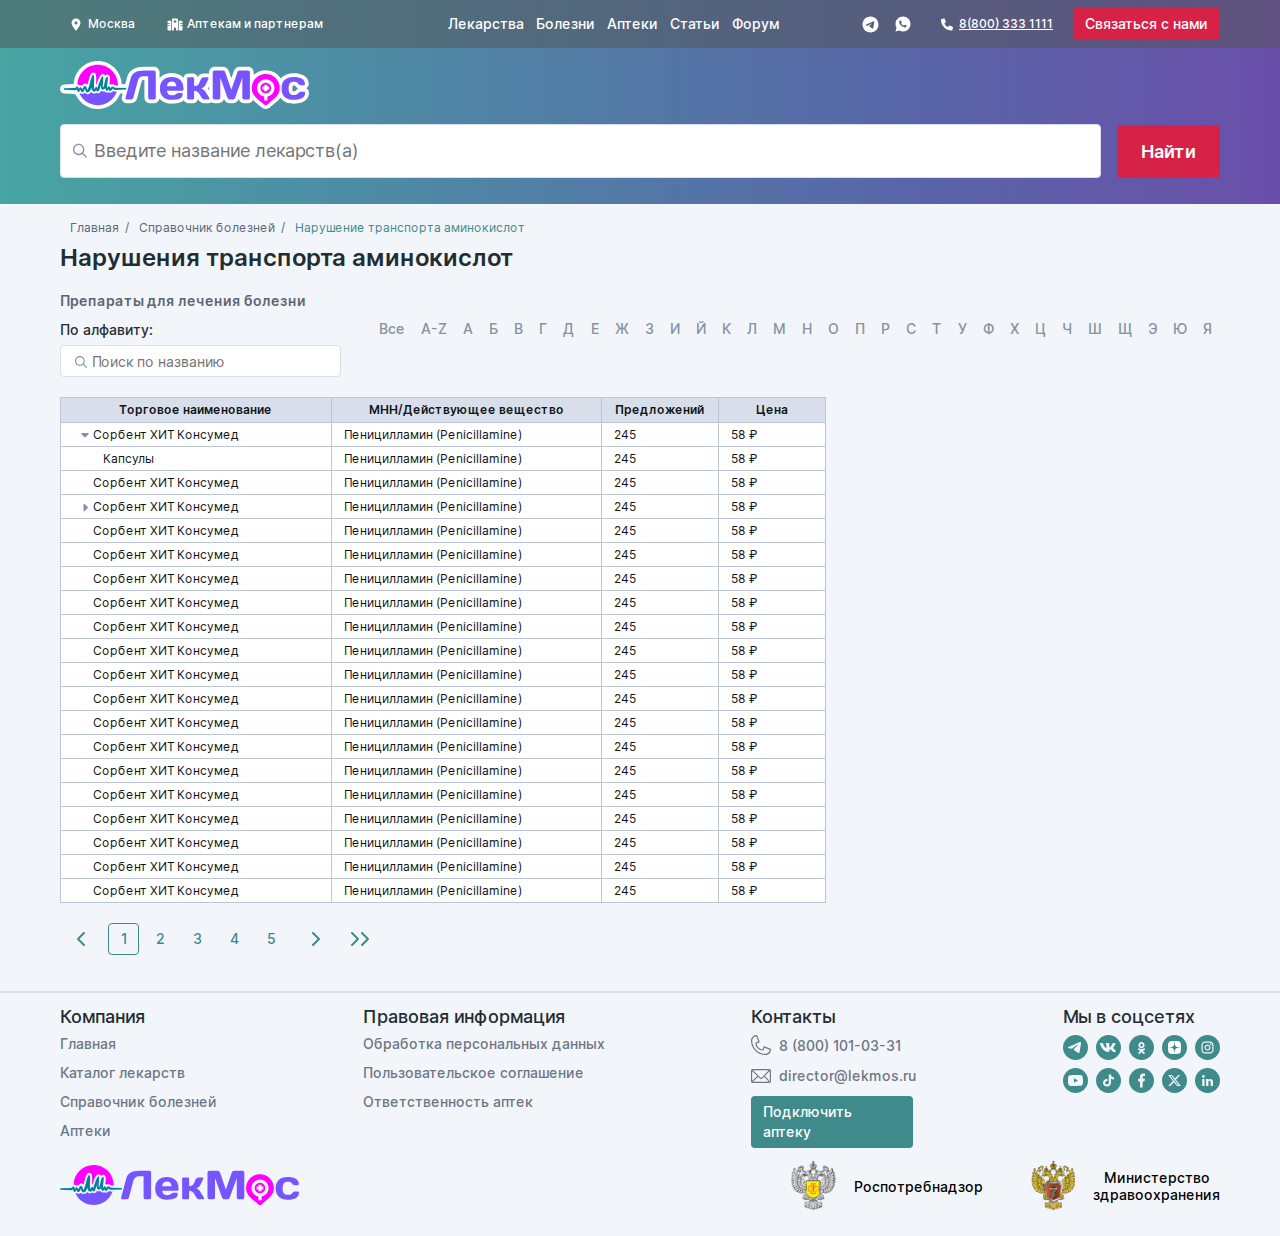
<file: disease.html>
<!DOCTYPE html>
<html lang="ru">
  <head>
    <meta charset="UTF-8">
    <meta name="viewport" content="width=device-width, initial-scale=1.0">
    <title>Lekmos</title>
  
    <link rel="preload" href="fonts/Inter-Regular.woff" as="font" type="font/woff" crossorigin>
    <link rel="preload" href="fonts/Inter-Regular.woff2" as="font" type="font/woff" crossorigin>
    <link rel="preload" href="fonts/Inter-Medium.woff" as="font" type="font/woff2" crossorigin>
    <link rel="preload" href="fonts/Inter-Medium.woff2" as="font" type="font/woff2" crossorigin>
    <link rel="preload" href="fonts/Inter-SemiBold.woff" as="font" type="font/woff2" crossorigin>
    <link rel="preload" href="fonts/Inter-SemiBold.woff2" as="font" type="font/woff2" crossorigin>
    <link rel="preload" href="fonts/Inter-Bold.woff" as="font" type="font/woff2" crossorigin>
    <link rel="preload" href="fonts/Inter-Bold.woff2" as="font" type="font/woff2" crossorigin>
    <link rel="preload" href="fonts/fa-regular-400.woff2" as="font" type="font/woff2" crossorigin>
    <link rel="preload" href="fonts/fa-solid-900.woff2" as="font" type="font/woff2" crossorigin>
  
    <link rel="stylesheet" href="css/normalize.css">
    <link rel="stylesheet" href="css/swiper-bundle.min.css">
    <link rel="stylesheet" href="css/style.css">
  
    <script defer src="js/swiper-bundle.min.js"></script>
    <script defer src="js/script.js"></script>
  </head>
<body id="scroll">
  <header class="header">
    <div class="header-up">
      <div class="container header-up__container">
        <div class="header-up__left-btn">
          <button class="header-up__location" id="modal__btn">
            <svg width="16" height="16" viewBox="0 0 16 16" fill="none" xmlns="http://www.w3.org/2000/svg">
              <path d="M7.4375 14.2188C6.21875 12.6953 3.5 9.0625 3.5 7C3.5 4.51562 5.49219 2.5 8 2.5C10.4844 2.5 12.5 4.51562 12.5 7C12.5 9.0625 9.75781 12.6953 8.53906 14.2188C8.25781 14.5703 7.71875 14.5703 7.4375 14.2188ZM8 8.5C8.82031 8.5 9.5 7.84375 9.5 7C9.5 6.17969 8.82031 5.5 8 5.5C7.15625 5.5 6.5 6.17969 6.5 7C6.5 7.84375 7.15625 8.5 8 8.5Z" fill="white"/>
            </svg>
            Москва
          </button>
          <a href="for_pharmacies.html" class="header-up__connect">
            <svg width="16" height="16" viewBox="0 0 16 16" fill="none" xmlns="http://www.w3.org/2000/svg">
              <path d="M5 3.625C5 3.01562 5.49219 2.5 6.125 2.5H9.875C10.4844 2.5 11 3.01562 11 3.625V14.5H9.125V12.625C9.125 12.0156 8.60938 11.5 8 11.5C7.36719 11.5 6.875 12.0156 6.875 12.625V14.5H5V3.625ZM7.8125 4C7.60156 4 7.4375 4.1875 7.4375 4.375V4.9375H6.875C6.66406 4.9375 6.5 5.125 6.5 5.3125V5.6875C6.5 5.89844 6.66406 6.0625 6.875 6.0625H7.4375V6.625C7.4375 6.83594 7.60156 7 7.8125 7H8.1875C8.375 7 8.5625 6.83594 8.5625 6.625V6.0625H9.125C9.3125 6.0625 9.5 5.89844 9.5 5.6875V5.3125C9.5 5.125 9.3125 4.9375 9.125 4.9375H8.5625V4.375C8.5625 4.1875 8.375 4 8.1875 4H7.8125ZM4.25 4.75V14.5H1.625C0.992188 14.5 0.5 14.0078 0.5 13.375V10H2.375C2.5625 10 2.75 9.83594 2.75 9.625C2.75 9.4375 2.5625 9.25 2.375 9.25H0.5V7.75H2.375C2.5625 7.75 2.75 7.58594 2.75 7.375C2.75 7.1875 2.5625 7 2.375 7H0.5V5.875C0.5 5.26562 0.992188 4.75 1.625 4.75H4.25ZM14.375 4.75C14.9844 4.75 15.5 5.26562 15.5 5.875V7H13.625C13.4141 7 13.25 7.1875 13.25 7.375C13.25 7.58594 13.4141 7.75 13.625 7.75H15.5V9.25H13.625C13.4141 9.25 13.25 9.4375 13.25 9.625C13.25 9.83594 13.4141 10 13.625 10H15.5V13.375C15.5 14.0078 14.9844 14.5 14.375 14.5H11.75V4.75H14.375Z" fill="white"/>
            </svg>
            <span class="header-up__connect-text">Аптекам и партнерам</span>
          </a>
        </div>
        <div class="modal" id="modal-connect">
          <div class="modal-content">
            <div class="modal-up">
              <button class="modal__btn-close modal-connect__btn-close"></button>
              <h2 class="modal-heading">Хотите разместить свою аптеку?</h2>
            </div>
            <div class="modal-main">
              <p class="modal-main__descr">Для размещения в информационной справке на сайте www.lekmos.ru и в голосовой электронной справке, заполните форму и наши менеджеры с вами свяжутся.</p>
              <form class="modal-form" action="#" autocomplete="off">
                <div class="input-box">
                  <label class="modal__label-form" for="name">Название аптеки (аптечной сети)</label>
                  <input class="modal__input-form" id="name" type="text" aria-label="Введите название аптеки" name="name">
                </div>
                <div class="input-box">
                  <label class="modal__label-form" for="email">E-mail</label>
                  <input class="modal__input-form" id="email" type="email" aria-label="Введите email" name="email">
                </div>
                <div class="input-box">
                  <label class="modal__label-form" for="phone">Телефон</label>
                  <input class="modal__input-form" id="phone" type="text" aria-label="Введите телефон" name="phone">
                </div>
                <div class="input-box">
                  <label class="modal__label-form" for="contact">Контактное лицо</label>
                  <input class="modal__input-form" id="contact" type="text" aria-label="Введите имя" name="contact">
                </div>
                <div class="modal-main__bottom">
                  <p class="modal-main__descr modal-main__descr-bottom">Либо свяжитесь с нами по адресам <a class="modal-link" href="mail:director@lekmos.ru">director@lekmos.ru </a><a class="modal-link" href="mail:admin@lekmos.ru">admin@lekmos.ru</a></p>
                  <p class="modal-main__descr modal-main__descr-bottom">или телефонам: <a class="modal-main__descr" href="tel:+79262440164">+7&nbsp;(926)&nbsp;244-01-64, </a><a class="modal-main__descr" href="tel:+79859927773">+7&nbsp;(985)&nbsp;992-77-73, </a><a class="modal-main__descr" href="tel:+79258804108">+7&nbsp;(925)&nbsp;880-41-08 </a><a class="modal-main__descr" href="tel:+79911256701">+7&nbsp;(991)&nbsp;125-67-01</a></p>
                </div>
                <button class="modal-main__btn green-btn" type="submit">Отправить</button>
              </form>
            </div>
          </div>
        </div>
        <div class="modal" id="modal-final">
          <div class="modal-content modal-content__final">
            <div class="modal-up">
              <button class="modal__btn-close modal-final__btn-close"></button>
              <h2 class="modal-heading">Данные отправлены</h2>
            </div>
            <div class="modal-main modal-main__final">
              <p class="modal-final__descr">
                <span class="modal-final__text">Благодарим за регистрацию!</span>
                <span class="modal-final__text">Наши менеджеры свяжутся с вами в ближайшее время</span>
              </p>
              <button class="modal-final__btn green-btn">ОК</button>
            </div>
          </div>
        </div>
        <div class="modal" id="modal__city">
          <div class="modal-content">
            <button class="modal__btn-close" id="close-city-btn"></button>
            <h2 class="modal-heading modal-heading__city">Выберите город</h2>
            <div class="modal-cont">
              <div class="modal-city">
                <ul class="modal-city__top-list">
                  <li class="modal-city__top-item"><a class="modal-city__top-link" href="#">Москва</a></li>
                  <li class="modal-city__top-item"><a class="modal-city__top-link" href="#">Санкт-Петербург</a></li>
                  <li class="modal-city__top-item"><a class="modal-city__top-link" href="#">Новосибирск</a></li>
                  <li class="modal-city__top-item"><a class="modal-city__top-link" href="#">Самара</a></li>
                  <li class="modal-city__top-item"><a class="modal-city__top-link" href="#">Казань</a></li>
                </ul>
                <form class="modal-city__form" action="#" autocomplete="off">
                  <div class="input-box modal-city__input-box">
                    <label class="modal-city__label" for="GET-name">Введите название города
                    </label>
                    <input class="modal-city__input" id="GET-name" type="text" aria-label="Введите город" placeholder="" name="name">
                  </div>
                  <button class="modal-city__form-btn" type="submit" aria-label="Начать поиск">
                    <svg width="24" height="24" viewBox="0 0 24 24" fill="none" xmlns="http://www.w3.org/2000/svg">
                      <path d="M11 20C15.9706 20 20 15.9706 20 11C20 6.02944 15.9706 2 11 2C6.02944 2 2 6.02944 2 11C2 15.9706 6.02944 20 11 20Z" stroke="#3F8B8B"/>
                      <path d="M22.0009 21.9999L18.7832 18.7822" stroke="#3F8B8B"/>
                    </svg>
                  </button>
                </form>
                <ul class="modal-city__bottom-list">
                  <li class="modal-city__top-item"><a class="modal-city__bottom-link" href="#">Брянск</a></li>
                  <li class="modal-city__top-item"><a class="modal-city__bottom-link" href="#">Брянск</a></li>
                  <li class="modal-city__top-item"><a class="modal-city__bottom-link" href="#">Брянск</a></li>
                  <li class="modal-city__top-item"><a class="modal-city__bottom-link" href="#">Брянск</a></li>
                  <li class="modal-city__top-item"><a class="modal-city__bottom-link" href="#">Дятьково</a></li>
                  <li class="modal-city__top-item"><a class="modal-city__bottom-link" href="#">Дятьково</a></li>
                  <li class="modal-city__top-item"><a class="modal-city__bottom-link" href="#">Дятьково</a></li>
                  <li class="modal-city__top-item"><a class="modal-city__bottom-link" href="#">Дятьково</a></li>
                  <li class="modal-city__top-item"><a class="modal-city__bottom-link" href="#">Клинцы</a></li>
                  <li class="modal-city__top-item"><a class="modal-city__bottom-link" href="#">Клинцы</a></li>
                  <li class="modal-city__top-item"><a class="modal-city__bottom-link" href="#">Клинцы</a></li>
                  <li class="modal-city__top-item"><a class="modal-city__bottom-link" href="#">Клинцы</a></li>
                  <li class="modal-city__top-item"><a class="modal-city__bottom-link" href="#">Новозыбков</a></li>
                  <li class="modal-city__top-item"><a class="modal-city__bottom-link" href="#">Новозыбков</a></li>
                  <li class="modal-city__top-item"><a class="modal-city__bottom-link" href="#">Новозыбков</a></li>
                  <li class="modal-city__top-item"><a class="modal-city__bottom-link" href="#">Новозыбков</a></li>
                  <li class="modal-city__top-item"><a class="modal-city__bottom-link" href="#">Унеча</a></li>
                  <li class="modal-city__top-item"><a class="modal-city__bottom-link" href="#">Унеча</a></li>
                  <li class="modal-city__top-item"><a class="modal-city__bottom-link" href="#">Унеча</a></li>
                  <li class="modal-city__top-item"><a class="modal-city__bottom-link" href="#">Унеча</a></li>
                  <li class="modal-city__top-item"><a class="modal-city__bottom-link" href="#">Бытошь</a></li>
                  <li class="modal-city__top-item"><a class="modal-city__bottom-link" href="#">Бытошь</a></li>
                  <li class="modal-city__top-item"><a class="modal-city__bottom-link" href="#">Бытошь</a></li>
                  <li class="modal-city__top-item"><a class="modal-city__bottom-link" href="#">Бытошь</a></li>
                  <li class="modal-city__top-item"><a class="modal-city__bottom-link" href="#">Выгоничи</a></li>
                  <li class="modal-city__top-item"><a class="modal-city__bottom-link" href="#">Выгоничи</a></li>
                  <li class="modal-city__top-item"><a class="modal-city__bottom-link" href="#">Выгоничи</a></li>
                  <li class="modal-city__top-item"><a class="modal-city__bottom-link" href="#">Выгоничи</a></li>
                  <li class="modal-city__top-item"><a class="modal-city__bottom-link" href="#">Глинищево</a></li>
                  <li class="modal-city__top-item"><a class="modal-city__bottom-link" href="#">Глинищево</a></li>
                  <li class="modal-city__top-item"><a class="modal-city__bottom-link" href="#">Глинищево</a></li>
                  <li class="modal-city__top-item"><a class="modal-city__bottom-link" href="#">Глинищево</a></li>
                </ul>
              </div>
            </div>
          </div>
        </div>
        <nav>
          <ul class="header-up__list">
            <li class="header-up__item"><a class="header-up__link" href="catalog.html">Лекарства</a></li>
            <li class="header-up__item"><a class="header-up__link" href="health.html">Болезни</a></li>
            <li class="header-up__item"><a class="header-up__link" href="pharmacies.html">Аптеки</a></li>
            <li class="header-up__item"><a class="header-up__link" href="article.html">Статьи</a></li>
            <li class="header-up__item"><a class="header-up__link" href="#">Форум</a></li>
          </ul>
        </nav>
        <button class="header-burger" aria-label="Открыть или закрыть меню"></button>
        <div class="header-mobile__burger-menu">
          <nav class="header-mobile__burger-nav">
            <ul class="header-mobile__list">
              <li class="header-mobile__item"><a class="header-mobile__link" href="catalog.html">Лекарства</a></li>
              <li class="header-mobile__item"><a class="header-mobile__link" href="health.html">Болезни</a></li>
              <li class="header-mobile__item"><a class="header-mobile__link" href="pharmacies.html">Аптеки</a></li>
              <li class="header-mobile__item"><a class="header-mobile__link" href="article.html">Статьи</a></li>
              <li class="header-mobile__item"><a class="header-mobile__link" href="#">Форум</a></li>
            </ul>
          </nav>
          <div class="header-mobile__bottom">
            <span class="header-mobile__social-title">Связаться</span>
            <ul class="header-mobile__social-list">
              <li class="header-up__social-item">
                <a class="section-hero__icon" href="tel:+78003331111" aria-label="Позвонить">
                  <svg width="23" height="23" viewBox="0 0 23 23" fill="none" xmlns="http://www.w3.org/2000/svg">
                    <path d="M21.957 17.3789L20.9258 21.7188C20.7969 22.3633 20.2812 22.793 19.6367 22.793C8.80859 22.75 0 13.9414 0 3.11328C0 2.46875 0.386719 1.95312 1.03125 1.82422L5.37109 0.792969C5.97266 0.664062 6.61719 1.00781 6.875 1.56641L8.89453 6.25C9.10938 6.80859 8.98047 7.45312 8.50781 7.79688L6.1875 9.6875C7.64844 12.6523 10.0547 15.0586 13.0625 16.5195L14.9531 14.1992C15.2969 13.7695 15.9414 13.5977 16.5 13.8125L21.1836 15.832C21.7422 16.1328 22.0859 16.7773 21.957 17.3789Z" fill="#6951AB"/>
                  </svg>
                </a>
              </li>
              <li class="header-up__social-item header-mobile__social-item">
                <a class="header-up__icon" href="#" aria-label="Ссылка на чат в Телеграм">
                  <svg width="30" height="30" viewBox="0 0 30 30" fill="none" xmlns="http://www.w3.org/2000/svg">
                    <path d="M15 3C8.376 3 3 8.376 3 15C3 21.624 8.376 27 15 27C21.624 27 27 21.624 27 15C27 8.376 21.624 3 15 3ZM20.568 11.16C20.388 13.056 19.608 17.664 19.212 19.788C19.044 20.688 18.708 20.988 18.396 21.024C17.7 21.084 17.172 20.568 16.5 20.124C15.444 19.428 14.844 18.996 13.824 18.324C12.636 17.544 13.404 17.112 14.088 16.416C14.268 16.236 17.34 13.44 17.4 13.188C17.4083 13.1498 17.4072 13.1102 17.3968 13.0726C17.3863 13.0349 17.3668 13.0004 17.34 12.972C17.268 12.912 17.172 12.936 17.088 12.948C16.98 12.972 15.3 14.088 12.024 16.296C11.544 16.62 11.112 16.788 10.728 16.776C10.296 16.764 9.48 16.536 8.868 16.332C8.112 16.092 7.524 15.96 7.572 15.54C7.596 15.324 7.896 15.108 8.46 14.88C11.964 13.356 14.292 12.348 15.456 11.868C18.792 10.476 19.476 10.236 19.932 10.236C20.028 10.236 20.256 10.26 20.4 10.38C20.52 10.476 20.556 10.608 20.568 10.704C20.556 10.776 20.58 10.992 20.568 11.16Z" fill="#6951AB"/>
                  </svg>
                </a>
              </li>
              <li class="header-up__social-item header-mobile__social-item">
                <a class="header-up__icon" href="#" aria-label="Ссылка на чат What's app">
                  <svg width="27" height="27" viewBox="0 0 27 27" fill="none" xmlns="http://www.w3.org/2000/svg">
                    <path d="M13.5012 2.25C19.7146 2.25 24.7512 7.28663 24.7512 13.5C24.7512 19.7134 19.7146 24.75 13.5012 24.75C11.5131 24.7532 9.55998 24.2271 7.84249 23.2256L2.25574 24.75L3.77674 19.161C2.77447 17.443 2.24792 15.489 2.25124 13.5C2.25124 7.28663 7.28786 2.25 13.5012 2.25ZM9.66724 8.2125L9.44224 8.2215C9.29657 8.23037 9.15421 8.26864 9.02374 8.334C8.9017 8.40311 8.7903 8.4895 8.69299 8.5905C8.55799 8.71763 8.48149 8.82788 8.39936 8.93475C7.98325 9.47577 7.75921 10.14 7.76261 10.8225C7.76486 11.3737 7.90886 11.9104 8.13386 12.4121C8.59399 13.4269 9.35111 14.5012 10.3501 15.4969C10.5909 15.7365 10.8271 15.9773 11.0814 16.2011C12.3227 17.294 13.8019 18.0822 15.4014 18.5029L16.0404 18.6007C16.2485 18.612 16.4566 18.5963 16.6659 18.5861C16.9935 18.5692 17.3134 18.4805 17.603 18.3263C17.7503 18.2504 17.8941 18.1678 18.0339 18.0787C18.0339 18.0787 18.0822 18.0472 18.1745 17.9775C18.3264 17.865 18.4197 17.7851 18.5457 17.6535C18.6391 17.5568 18.7201 17.4431 18.782 17.3138C18.8697 17.1304 18.9575 16.7805 18.9935 16.4891C19.0205 16.2664 19.0126 16.1449 19.0092 16.0695C19.0047 15.9491 18.9046 15.8243 18.7955 15.7714L18.1407 15.4778C18.1407 15.4778 17.162 15.0514 16.5635 14.7791C16.5009 14.7518 16.4338 14.7361 16.3655 14.733C16.2885 14.7251 16.2107 14.7338 16.1374 14.7584C16.064 14.783 15.9968 14.8231 15.9402 14.8759C15.9346 14.8736 15.8592 14.9377 15.0459 15.9233C14.9992 15.986 14.9349 16.0334 14.8611 16.0594C14.7874 16.0855 14.7076 16.089 14.6319 16.0695C14.5586 16.0498 14.4868 16.025 14.417 15.9953C14.2775 15.9368 14.2291 15.9142 14.1335 15.8737C13.4878 15.592 12.89 15.2113 12.3616 14.7454C12.2199 14.6216 12.0882 14.4866 11.9532 14.3561C11.5106 13.9323 11.1249 13.4528 10.8057 12.9296L10.7394 12.8228C10.6917 12.7509 10.6531 12.6735 10.6246 12.5921C10.5819 12.4268 10.6932 12.294 10.6932 12.294C10.6932 12.294 10.9666 11.9948 11.0937 11.8327C11.2175 11.6753 11.3221 11.5223 11.3896 11.4131C11.5224 11.1994 11.564 10.98 11.4942 10.8101C11.1792 10.0406 10.853 9.2745 10.5177 8.514C10.4514 8.36325 10.2545 8.25525 10.0756 8.23387C10.0149 8.22712 9.95411 8.22038 9.89336 8.21588C9.74228 8.20837 9.59089 8.20987 9.43999 8.22038L9.66611 8.21137L9.66724 8.2125Z" fill="#6951AB"/>
                  </svg>
                </a>
              </li>
              <li class="header-up__social-item header-mobile__social-item">
                <a class="header-up__icon" href="https://vk.com/lekmos" aria-label="Ссылка на группу вконтакте">
                  <svg width="25" height="25" viewBox="0 0 25 25" fill="none" xmlns="http://www.w3.org/2000/svg">
                    <circle cx="12.5" cy="12.5" r="12.5" fill="#6951AB"/>
                    <path fill-rule="evenodd" clip-rule="evenodd" d="M17.6051 16.9988H19.3566C19.856 16.9988 20.1069 16.7624 19.9568 16.3009C19.5799 15.5823 19.0816 14.9262 18.4814 14.3597C18.2803 14.1348 18.0319 13.9046 17.8096 13.6987C17.5753 13.4817 17.3704 13.2916 17.2809 13.164C17.0168 12.8446 17.0925 12.7025 17.2809 12.4298C18.2066 11.2383 18.9946 9.95599 19.6315 8.60518C19.7431 8.25056 19.6315 8.00165 19.1069 8.00165H17.3554C17.1913 7.99083 17.0279 8.03135 16.8903 8.11653C16.8375 8.14928 16.7896 8.18813 16.7476 8.23169C16.6799 8.30161 16.627 8.38403 16.5931 8.47449C16.0535 9.69625 15.3288 10.8373 14.4418 11.8615C14.0288 12.2524 13.8548 12.3707 13.6291 12.3707C13.5526 12.3707 13.4533 12.3162 13.3975 12.1703C13.371 12.1012 13.3542 12.0113 13.3542 11.8967V8.60518C13.3542 8.17897 13.2293 8.00165 12.8536 8.00165H10.1021C9.98981 7.99722 9.88009 8.03439 9.79629 8.10516C9.71238 8.17619 9.66112 8.27526 9.65308 8.38125C9.65308 8.53636 9.74563 8.64569 9.86376 8.78499C10.0524 9.00753 10.306 9.30667 10.3518 9.99066V12.4298C10.3518 12.9628 10.2533 13.0571 10.0276 13.0571C9.4394 13.0571 7.98921 10.9977 7.13925 8.62905C6.96282 8.19146 6.80074 8.00165 6.35056 8.00165H4.60024C4.09965 8.00165 4 8.22669 4 8.4756C4.45737 10.4852 5.40359 12.3662 6.76352 13.9687C7.33636 14.8383 8.11919 15.5665 9.04754 16.0936C9.97589 16.6207 11.0232 16.9311 12.1033 16.9999C13.2161 16.9999 13.3542 16.7635 13.3542 16.36V14.8688C13.3542 14.3949 13.4538 14.3006 13.8164 14.3006C14.0793 14.3006 14.5174 14.4188 15.5547 15.3655C15.9101 15.7022 16.1772 15.9835 16.3945 16.2127C16.9039 16.7493 17.1407 16.9988 17.6051 16.9988Z" fill="#F2F5FA"/>
                  </svg>
                </a>
              </li>
            </ul>
          </div>
        </div>
        <div class="header-up__right-btn">
          <a class="header-up__tg-btn" href="#" aria-label="Ссылка на чат в Телеграм"></a>
          <a class="header-up__wa-btn" href="#" aria-label="Ссылка на чат What's app"></a>
          <a href="tel:+78003331111" class="header-up__phone-btn">
            <svg class="header-up__contacts-icon" width="16" height="16" viewBox="0 0 16 16" fill="none" xmlns="http://www.w3.org/2000/svg">
              <path d="M13.9766 11.5703L13.4141 13.9375C13.3438 14.2891 13.0625 14.5234 12.7109 14.5234C6.80469 14.5 2 9.69531 2 3.78906C2 3.4375 2.21094 3.15625 2.5625 3.08594L4.92969 2.52344C5.25781 2.45312 5.60938 2.64062 5.75 2.94531L6.85156 5.5C6.96875 5.80469 6.89844 6.15625 6.64062 6.34375L5.375 7.375C6.17188 8.99219 7.48438 10.3047 9.125 11.1016L10.1562 9.83594C10.3438 9.60156 10.6953 9.50781 11 9.625L13.5547 10.7266C13.8594 10.8906 14.0469 11.2422 13.9766 11.5703Z" fill="white"/>
            </svg>
            <span class="header-up__contacts-text">8(800)&nbsp;333&nbsp;1111</span>
          </a>
          <button class="red-btn header-up__btn btnsConnect">Связаться с нами</button>
        </div>
      </div>
      <div class="header-middle container">
        <a href="tel:+78003331111" class="header-middle__phone-btn">
          <svg class="header-up__contacts-icon" width="16" height="16" viewBox="0 0 16 16" fill="none" xmlns="http://www.w3.org/2000/svg">
            <path d="M13.9766 11.5703L13.4141 13.9375C13.3438 14.2891 13.0625 14.5234 12.7109 14.5234C6.80469 14.5 2 9.69531 2 3.78906C2 3.4375 2.21094 3.15625 2.5625 3.08594L4.92969 2.52344C5.25781 2.45312 5.60938 2.64062 5.75 2.94531L6.85156 5.5C6.96875 5.80469 6.89844 6.15625 6.64062 6.34375L5.375 7.375C6.17188 8.99219 7.48438 10.3047 9.125 11.1016L10.1562 9.83594C10.3438 9.60156 10.6953 9.50781 11 9.625L13.5547 10.7266C13.8594 10.8906 14.0469 11.2422 13.9766 11.5703Z" fill="white"/>
          </svg>
          <span class="header-up__contacts-text">8(800)&nbsp;333&nbsp;1111</span>
        </a>
        <ul class="header-middle__social-list">
          <li class="header-middle__social-item">
            <a class="header-up__icon" href="#" aria-label="Ссылка на чат в Телеграм">
              <svg width="30" height="30" viewBox="0 0 30 30" fill="none" xmlns="http://www.w3.org/2000/svg">
                <path d="M15 3C8.376 3 3 8.376 3 15C3 21.624 8.376 27 15 27C21.624 27 27 21.624 27 15C27 8.376 21.624 3 15 3ZM20.568 11.16C20.388 13.056 19.608 17.664 19.212 19.788C19.044 20.688 18.708 20.988 18.396 21.024C17.7 21.084 17.172 20.568 16.5 20.124C15.444 19.428 14.844 18.996 13.824 18.324C12.636 17.544 13.404 17.112 14.088 16.416C14.268 16.236 17.34 13.44 17.4 13.188C17.4083 13.1498 17.4072 13.1102 17.3968 13.0726C17.3863 13.0349 17.3668 13.0004 17.34 12.972C17.268 12.912 17.172 12.936 17.088 12.948C16.98 12.972 15.3 14.088 12.024 16.296C11.544 16.62 11.112 16.788 10.728 16.776C10.296 16.764 9.48 16.536 8.868 16.332C8.112 16.092 7.524 15.96 7.572 15.54C7.596 15.324 7.896 15.108 8.46 14.88C11.964 13.356 14.292 12.348 15.456 11.868C18.792 10.476 19.476 10.236 19.932 10.236C20.028 10.236 20.256 10.26 20.4 10.38C20.52 10.476 20.556 10.608 20.568 10.704C20.556 10.776 20.58 10.992 20.568 11.16Z" fill="#6951AB"/>
              </svg>
            </a>
          </li>
          <li class="header-middle__social-item">
            <a class="header-up__icon header-middle__icon" href="#" aria-label="Ссылка на чат What's app">
              <svg width="27" height="27" viewBox="0 0 27 27" fill="none" xmlns="http://www.w3.org/2000/svg">
                <path d="M13.5012 2.25C19.7146 2.25 24.7512 7.28663 24.7512 13.5C24.7512 19.7134 19.7146 24.75 13.5012 24.75C11.5131 24.7532 9.55998 24.2271 7.84249 23.2256L2.25574 24.75L3.77674 19.161C2.77447 17.443 2.24792 15.489 2.25124 13.5C2.25124 7.28663 7.28786 2.25 13.5012 2.25ZM9.66724 8.2125L9.44224 8.2215C9.29657 8.23037 9.15421 8.26864 9.02374 8.334C8.9017 8.40311 8.7903 8.4895 8.69299 8.5905C8.55799 8.71763 8.48149 8.82788 8.39936 8.93475C7.98325 9.47577 7.75921 10.14 7.76261 10.8225C7.76486 11.3737 7.90886 11.9104 8.13386 12.4121C8.59399 13.4269 9.35111 14.5012 10.3501 15.4969C10.5909 15.7365 10.8271 15.9773 11.0814 16.2011C12.3227 17.294 13.8019 18.0822 15.4014 18.5029L16.0404 18.6007C16.2485 18.612 16.4566 18.5963 16.6659 18.5861C16.9935 18.5692 17.3134 18.4805 17.603 18.3263C17.7503 18.2504 17.8941 18.1678 18.0339 18.0787C18.0339 18.0787 18.0822 18.0472 18.1745 17.9775C18.3264 17.865 18.4197 17.7851 18.5457 17.6535C18.6391 17.5568 18.7201 17.4431 18.782 17.3138C18.8697 17.1304 18.9575 16.7805 18.9935 16.4891C19.0205 16.2664 19.0126 16.1449 19.0092 16.0695C19.0047 15.9491 18.9046 15.8243 18.7955 15.7714L18.1407 15.4778C18.1407 15.4778 17.162 15.0514 16.5635 14.7791C16.5009 14.7518 16.4338 14.7361 16.3655 14.733C16.2885 14.7251 16.2107 14.7338 16.1374 14.7584C16.064 14.783 15.9968 14.8231 15.9402 14.8759C15.9346 14.8736 15.8592 14.9377 15.0459 15.9233C14.9992 15.986 14.9349 16.0334 14.8611 16.0594C14.7874 16.0855 14.7076 16.089 14.6319 16.0695C14.5586 16.0498 14.4868 16.025 14.417 15.9953C14.2775 15.9368 14.2291 15.9142 14.1335 15.8737C13.4878 15.592 12.89 15.2113 12.3616 14.7454C12.2199 14.6216 12.0882 14.4866 11.9532 14.3561C11.5106 13.9323 11.1249 13.4528 10.8057 12.9296L10.7394 12.8228C10.6917 12.7509 10.6531 12.6735 10.6246 12.5921C10.5819 12.4268 10.6932 12.294 10.6932 12.294C10.6932 12.294 10.9666 11.9948 11.0937 11.8327C11.2175 11.6753 11.3221 11.5223 11.3896 11.4131C11.5224 11.1994 11.564 10.98 11.4942 10.8101C11.1792 10.0406 10.853 9.2745 10.5177 8.514C10.4514 8.36325 10.2545 8.25525 10.0756 8.23387C10.0149 8.22712 9.95411 8.22038 9.89336 8.21588C9.74228 8.20837 9.59089 8.20987 9.43999 8.22038L9.66611 8.21137L9.66724 8.2125Z" fill="#6951AB"/>
              </svg>
            </a>
          </li>
          <li class="header-middle__social-item">
            <a class="header-up__icon" href="https://vk.com/lekmos" aria-label="Ссылка на группу вконтакте">
              <svg width="25" height="25" viewBox="0 0 25 25" fill="none" xmlns="http://www.w3.org/2000/svg">
                <circle cx="12.5" cy="12.5" r="12.5" fill="#6951AB"/>
                <path fill-rule="evenodd" clip-rule="evenodd" d="M17.6051 16.9988H19.3566C19.856 16.9988 20.1069 16.7624 19.9568 16.3009C19.5799 15.5823 19.0816 14.9262 18.4814 14.3597C18.2803 14.1348 18.0319 13.9046 17.8096 13.6987C17.5753 13.4817 17.3704 13.2916 17.2809 13.164C17.0168 12.8446 17.0925 12.7025 17.2809 12.4298C18.2066 11.2383 18.9946 9.95599 19.6315 8.60518C19.7431 8.25056 19.6315 8.00165 19.1069 8.00165H17.3554C17.1913 7.99083 17.0279 8.03135 16.8903 8.11653C16.8375 8.14928 16.7896 8.18813 16.7476 8.23169C16.6799 8.30161 16.627 8.38403 16.5931 8.47449C16.0535 9.69625 15.3288 10.8373 14.4418 11.8615C14.0288 12.2524 13.8548 12.3707 13.6291 12.3707C13.5526 12.3707 13.4533 12.3162 13.3975 12.1703C13.371 12.1012 13.3542 12.0113 13.3542 11.8967V8.60518C13.3542 8.17897 13.2293 8.00165 12.8536 8.00165H10.1021C9.98981 7.99722 9.88009 8.03439 9.79629 8.10516C9.71238 8.17619 9.66112 8.27526 9.65308 8.38125C9.65308 8.53636 9.74563 8.64569 9.86376 8.78499C10.0524 9.00753 10.306 9.30667 10.3518 9.99066V12.4298C10.3518 12.9628 10.2533 13.0571 10.0276 13.0571C9.4394 13.0571 7.98921 10.9977 7.13925 8.62905C6.96282 8.19146 6.80074 8.00165 6.35056 8.00165H4.60024C4.09965 8.00165 4 8.22669 4 8.4756C4.45737 10.4852 5.40359 12.3662 6.76352 13.9687C7.33636 14.8383 8.11919 15.5665 9.04754 16.0936C9.97589 16.6207 11.0232 16.9311 12.1033 16.9999C13.2161 16.9999 13.3542 16.7635 13.3542 16.36V14.8688C13.3542 14.3949 13.4538 14.3006 13.8164 14.3006C14.0793 14.3006 14.5174 14.4188 15.5547 15.3655C15.9101 15.7022 16.1772 15.9835 16.3945 16.2127C16.9039 16.7493 17.1407 16.9988 17.6051 16.9988Z" fill="#F2F5FA"/>
              </svg>
            </a>
          </li>
        </ul>
      </div>
    </div>
    
    <div class="header-down container">
      <div class="header-down__logo">
        <img src="img/Logo-header.svg" alt="Логотип">
      </div>
      <form action="#" class="header-down__form">
        <input class="header-down__form-input" type="text" placeholder="Введите название лекарств(а)">
        <button class="header-down__form-btn red-btn" type="submit">Найти</button> 
      </form>
      <div class="modal-overlay" id="modal-dropdown"></div>
      <div class="header__dropdown-menu">
        <div class="dropdown-menu__item">
          <a class="dropdown-menu__link" href="#">
            <span class="dropdown-menu__name">Цитраль</span>
          </a>
        </div>
        <div class="dropdown-menu__item">
          <a class="dropdown-menu__link" href="#">
            <span class="dropdown-menu__name">Цитрамон П</span>
            <span class="dropdown-menu__count">544 шт от <span class="dropdown-menu__price">17₽</span></span>
          </a>
        </div>
        <div class="dropdown-menu__item">
          <a class="dropdown-menu__link" href="#">
            <span class="dropdown-menu__name">Магния цитрат</span>
            <span class="dropdown-menu__count">16 шт от <span class="dropdown-menu__price">670₽</span></span>
          </a>
        </div>
        <div class="dropdown-menu__item">
          <a class="dropdown-menu__link" href="#">
            <span class="dropdown-menu__name">Висмута трикалия дицитрат</span>
            <span class="dropdown-menu__count">90 шт от <span class="dropdown-menu__price">230₽</span></span>
          </a>
        </div>
        <div class="dropdown-menu__item">
          <a class="dropdown-menu__link" href="#">
            <span class="dropdown-menu__name">Цитрамон П</span>
            <span class="dropdown-menu__count">544 шт от <span class="dropdown-menu__price">17₽</span></span>
          </a>
        </div>
        <div class="dropdown-menu__item">
          <a class="dropdown-menu__link" href="#">
            <span class="dropdown-menu__name">Магния цитрат</span>
            <span class="dropdown-menu__count">16 шт от <span class="dropdown-menu__price">670₽</span></span>
          </a>
        </div>
        <div class="dropdown-menu__item">
          <a class="dropdown-menu__link" href="#">
            <span class="dropdown-menu__name">Висмута трикалия дицитрат</span>
            <span class="dropdown-menu__count">90 шт от <span class="dropdown-menu__price">230₽</span></span>
          </a>
        </div>
        <div class="dropdown-menu__item">
          <a class="dropdown-menu__link" href="#">
            <span class="dropdown-menu__name">Цитрамон П</span>
            <span class="dropdown-menu__count">544 шт от <span class="dropdown-menu__price">17₽</span></span>
          </a>
        </div>
        <div class="dropdown-menu__item">
          <a class="dropdown-menu__link" href="#">
            <span class="dropdown-menu__name">Магния цитрат</span>
            <span class="dropdown-menu__count">16 шт от <span class="dropdown-menu__price">670₽</span></span>
          </a>
        </div>
        <div class="dropdown-menu__item">
          <a class="dropdown-menu__link" href="#">
            <span class="dropdown-menu__name">Висмута трикалия дицитрат Висмута трикалия дицитрат Висмута трикалия дицитрат</span>
            <span class="dropdown-menu__count">90 шт от <span class="dropdown-menu__price">230₽</span></span>
          </a>
        </div>
      </div>
    </div>
  </header>
  <main>
    <section class="section-disease">
      <div class="container">
        <ul class="breadcrumbs">
          <li class="breadcrumbs-item"><a class="breadcrumbs-link" href="index.html">Главная</a></li>
          <li class="breadcrumbs-item"><a class="breadcrumbs-link" href="health.html">Справочник болезней</a></li>
          <li class="breadcrumbs-item active"><span class="breadcrumbs-link">Нарушение транспорта аминокислот</span></li>
        </ul>
        <h2 class="section-disease__heading heading-h2">Нарушения транспорта аминокислот</h2>
        <h3 class="section-disease__heading-h3">Препараты для лечения болезни</h3>
        <div class="section-alphabet__content-wrap section-disease__content-wrap">
          <span class="section-alphabet__content-text">По алфавиту:</span>
          <div class="section-alphabet__content">
            <button class="section-alphabet__btn">Все</button>
            <button class="section-alphabet__btn">А-Z</button>
            <button class="section-alphabet__btn">А</button>
            <button class="section-alphabet__btn">Б</button>
            <button class="section-alphabet__btn">В</button>
            <button class="section-alphabet__btn">Г</button>
            <button class="section-alphabet__btn">Д</button>
            <button class="section-alphabet__btn">Е</button>
            <button class="section-alphabet__btn">Ж</button>
            <button class="section-alphabet__btn">З</button>
            <button class="section-alphabet__btn">И</button>
            <button class="section-alphabet__btn">Й</button>
            <button class="section-alphabet__btn">К</button>
            <button class="section-alphabet__btn">Л</button>
            <button class="section-alphabet__btn">М</button>
            <button class="section-alphabet__btn">Н</button>
            <button class="section-alphabet__btn">О</button>
            <button class="section-alphabet__btn">П</button>
            <button class="section-alphabet__btn">Р</button>
            <button class="section-alphabet__btn">С</button>
            <button class="section-alphabet__btn">Т</button>
            <button class="section-alphabet__btn">У</button>
            <button class="section-alphabet__btn">Ф</button>
            <button class="section-alphabet__btn">Х</button>
            <button class="section-alphabet__btn">Ц</button>
            <button class="section-alphabet__btn">Ч</button>
            <button class="section-alphabet__btn">Ш</button>
            <button class="section-alphabet__btn">Щ</button>
            <button class="section-alphabet__btn">Э</button>
            <button class="section-alphabet__btn">Ю</button>
            <button class="section-alphabet__btn">Я</button>
          </div>
          <input class="section-alphabet__input" type="text" placeholder="Поиск по названию">
        </div>
        <table class="section-disease__table">
          <thead>
            <tr class="section-disease__thead-tr">
              <td class="section-disease__td-1">Торговое наименование</td>
              <td class="section-disease__td-2">МНН/Действующее вещество</td>
              <td class="section-disease__td-3">Предложений</td>
              <td class="section-disease__td-4">Цена</td>
            </tr>
          </thead>
          <tbody>
            <tr class="section-disease__tbody-tr">
              <td class="section-disease__first-td"><a href="card.html" class="section-disease__tbody-btn section-disease__btn-drop-show">Сорбент ХИТ Консумед</a></td>
              <td><a href="#">Пеницилламин (Penicillamine)</a></td>
              <td>245</td>
              <td>58&nbsp;₽</td>
            </tr>
            <tr class="section-disease__tbody-tr">
              <td><a class="section-disease__tr-down" href="card.html">Капсулы</a></td>
              <td><a href="#">Пеницилламин (Penicillamine)</a></td>
              <td>245</td>
              <td>58&nbsp;₽</td>
            </tr>
            <tr class="section-disease__tbody-tr">
              <td class="section-disease__first-td"><a href="card.html" class="section-disease__tbody-btn">Сорбент ХИТ Консумед</a></td>
              <td><a href="#">Пеницилламин (Penicillamine)</a></td>
              <td>245</td>
              <td>58&nbsp;₽</td>
            </tr>
            <tr class="section-disease__tbody-tr">
              <td class="section-disease__first-td"><a href="card.html" class="section-disease__tbody-btn section-disease__btn-drop-hidd">Сорбент ХИТ Консумед</a></td>
              <td><a href="#">Пеницилламин (Penicillamine)</a></td>
              <td>245</td>
              <td>58&nbsp;₽</td>
            </tr>
            <tr class="section-disease__tbody-tr">
              <td class="section-disease__first-td"><a href="card.html" class="section-disease__tbody-btn">Сорбент ХИТ Консумед</a></td>
              <td><a href="#">Пеницилламин (Penicillamine)</a></td>
              <td>245</td>
              <td>58&nbsp;₽</td>
            </tr>
            <tr class="section-disease__tbody-tr">
              <td class="section-disease__first-td"><a href="card.html" class="section-disease__tbody-btn">Сорбент ХИТ Консумед</a></td>
              <td><a href="#">Пеницилламин (Penicillamine)</a></td>
              <td>245</td>
              <td>58&nbsp;₽</td>
            </tr>
            <tr class="section-disease__tbody-tr">
              <td class="section-disease__first-td"><a href="card.html" class="section-disease__tbody-btn">Сорбент ХИТ Консумед</a></td>
              <td><a href="#">Пеницилламин (Penicillamine)</a></td>
              <td>245</td>
              <td>58&nbsp;₽</td>
            </tr>
            <tr class="section-disease__tbody-tr">
              <td class="section-disease__first-td"><a href="card.html" class="section-disease__tbody-btn">Сорбент ХИТ Консумед</a></td>
              <td><a href="#">Пеницилламин (Penicillamine)</a></td>
              <td>245</td>
              <td>58&nbsp;₽</td>
            </tr>
            <tr class="section-disease__tbody-tr">
              <td class="section-disease__first-td"><a href="card.html" class="section-disease__tbody-btn">Сорбент ХИТ Консумед</a></td>
              <td><a href="#">Пеницилламин (Penicillamine)</a></td>
              <td>245</td>
              <td>58&nbsp;₽</td>
            </tr>
            <tr class="section-disease__tbody-tr">
              <td class="section-disease__first-td"><a href="card.html" class="section-disease__tbody-btn">Сорбент ХИТ Консумед</a></td>
              <td><a href="#">Пеницилламин (Penicillamine)</a></td>
              <td>245</td>
              <td>58&nbsp;₽</td>
            </tr>
            <tr class="section-disease__tbody-tr">
              <td class="section-disease__first-td"><a href="card.html" class="section-disease__tbody-btn">Сорбент ХИТ Консумед</a></td>
              <td><a href="#">Пеницилламин (Penicillamine)</a></td>
              <td>245</td>
              <td>58&nbsp;₽</td>
            </tr>
            <tr class="section-disease__tbody-tr">
              <td class="section-disease__first-td"><a href="card.html" class="section-disease__tbody-btn">Сорбент ХИТ Консумед</a></td>
              <td><a href="#">Пеницилламин (Penicillamine)</a></td>
              <td>245</td>
              <td>58&nbsp;₽</td>
            </tr>
            <tr class="section-disease__tbody-tr">
              <td class="section-disease__first-td"><a href="card.html" class="section-disease__tbody-btn">Сорбент ХИТ Консумед</a></td>
              <td><a href="#">Пеницилламин (Penicillamine)</a></td>
              <td>245</td>
              <td>58&nbsp;₽</td>
            </tr>
            <tr class="section-disease__tbody-tr">
              <td class="section-disease__first-td"><a href="card.html" class="section-disease__tbody-btn">Сорбент ХИТ Консумед</a></td>
              <td><a href="#">Пеницилламин (Penicillamine)</a></td>
              <td>245</td>
              <td>58&nbsp;₽</td>
            </tr>
            <tr class="section-disease__tbody-tr">
              <td class="section-disease__first-td"><a href="card.html" class="section-disease__tbody-btn">Сорбент ХИТ Консумед</a></td>
              <td><a href="#">Пеницилламин (Penicillamine)</a></td>
              <td>245</td>
              <td>58&nbsp;₽</td>
            </tr>
            <tr class="section-disease__tbody-tr">
              <td class="section-disease__first-td"><a href="card.html" class="section-disease__tbody-btn">Сорбент ХИТ Консумед</a></td>
              <td><a href="#">Пеницилламин (Penicillamine)</a></td>
              <td>245</td>
              <td>58&nbsp;₽</td>
            </tr>
            <tr class="section-disease__tbody-tr">
              <td class="section-disease__first-td"><a href="card.html" class="section-disease__tbody-btn">Сорбент ХИТ Консумед</a></td>
              <td><a href="#">Пеницилламин (Penicillamine)</a></td>
              <td>245</td>
              <td>58&nbsp;₽</td>
            </tr>
            <tr class="section-disease__tbody-tr">
              <td class="section-disease__first-td"><a href="card.html" class="section-disease__tbody-btn">Сорбент ХИТ Консумед</a></td>
              <td><a href="#">Пеницилламин (Penicillamine)</a></td>
              <td>245</td>
              <td>58&nbsp;₽</td>
            </tr>
            <tr class="section-disease__tbody-tr">
              <td class="section-disease__first-td"><a href="card.html" class="section-disease__tbody-btn">Сорбент ХИТ Консумед</a></td>
              <td><a href="#">Пеницилламин (Penicillamine)</a></td>
              <td>245</td>
              <td>58&nbsp;₽</td>
            </tr>
            <tr class="section-disease__tbody-tr">
              <td class="section-disease__first-td"><a href="card.html" class="section-disease__tbody-btn">Сорбент ХИТ Консумед</a></td>
              <td><a href="#">Пеницилламин (Penicillamine)</a></td>
              <td>245</td>
              <td>58&nbsp;₽</td>
            </tr>
          </tbody>
        </table>
        <div class="section-list__pagination section-tab__pagination">
          <a class="section-list__pagination-left" href="#"></a>
          <a class="section-list__pagination-number section-list__pagination-active" href="#">1</a>
          <a class="section-list__pagination-number" href="#">2</a>
          <a class="section-list__pagination-number" href="#">3</a>
          <a class="section-list__pagination-number" href="#">4</a>
          <a class="section-list__pagination-number" href="#">5</a>
          <a class="section-list__pagination-right" href="#"></a>
          <a class="section-list__pagination-last" href="#"></a>
        </div>
      </div>
    </section>
  </main>
  <footer class="footer">
    <div class="footer-up container">
      <ul class="footer-up__list">
        <li class="footer-up__item">
          <h2 class="footer-up__heading">Компания</h2>
          <nav>
            <ul class="footer-up__nav-list">
              <li class="footer-up__nav-item"><a class="footer-up__nav-link" href="index.html">Главная</a></li>
              <li class="footer-up__nav-item"><a class="footer-up__nav-link" href="catalog.html">Каталог лекарств</a></li>
              <li class="footer-up__nav-item"><a class="footer-up__nav-link" href="health.html">Справочник болезней</a></li>
              <li class="footer-up__nav-item"><a class="footer-up__nav-link" href="pharmacies.html">Аптеки</a></li>
            </ul>
          </nav>
        </li>
        <li class="footer-up__item">
          <h2 class="footer-up__heading">Правовая информация</h2>
          <nav>
            <ul class="footer-up__nav-list">
              <li class="footer-up__nav-item"><a class="footer-up__nav-link" href="#">Обработка персональных данных</a></li>
              <li class="footer-up__nav-item"><a class="footer-up__nav-link" href="#">Пользовательское соглашение</a></li>
              <li class="footer-up__nav-item"><a class="footer-up__nav-link" href="#">Ответственность аптек</a></li>
            </ul>
          </nav>
        </li>
        <li class="footer-up__item">
          <h2 class="footer-up__heading">Контакты</h2>
          <ul class="footer-up__nav-list">
            <li class="footer-up__nav-item">
              <a class="footer-up__nav-link footer-up__contact-link" href="tel:+78001010331">
                <svg class="footer-up__contact-icon" width="20" height="20" viewBox="0 0 20 20" fill="none" xmlns="http://www.w3.org/2000/svg">
                  <g id="icon/phone 1" clip-path="url(#clip0_701_9530)">
                  <path id="Vector" d="M14.3932 20C10.8871 20 7.14305 18.7117 4.21562 15.7843C1.29309 12.8618 0 9.12016 0 5.60676C0 2.51031 2.50516 0 5.60676 0C5.84637 0 6.0618 0.145859 6.15078 0.36832L8.66121 6.64437C8.78141 6.94484 8.63527 7.28582 8.33484 7.40602L5.57715 8.50906C5.77223 11.6816 8.31887 14.2281 11.4909 14.4229L12.594 11.6652C12.7139 11.3653 13.0548 11.2186 13.3557 11.3388L19.6316 13.8492C19.8541 13.9382 20 14.1536 20 14.3932C20 17.4897 17.4948 20 14.3932 20ZM5.2168 1.18867C2.97273 1.38285 1.17188 3.26465 1.17188 5.60676C1.17188 9.13832 2.54711 12.4585 5.0443 14.9557C7.54145 17.4529 10.8616 18.8281 14.3932 18.8281C16.7346 18.8281 18.617 17.0283 18.8114 14.7832L13.4645 12.6445L12.4268 15.2384C12.3379 15.4609 12.1224 15.6068 11.8828 15.6068C7.75277 15.6068 4.39324 12.2472 4.39324 8.11781C4.39324 7.87824 4.5391 7.66211 4.76156 7.57316L7.35555 6.53555L5.2168 1.18867Z" fill="#6D7685"/>
                  </g>
                  <defs>
                  <clipPath id="clip0_701_9530">
                  <rect width="20" height="20" fill="white"/>
                  </clipPath>
                  </defs>
                </svg>
                8&nbsp;(800)&nbsp;101-03-31
              </a>
            </li>
            <li class="footer-up__nav-item">
              <a class="footer-up__nav-link footer-up__contact-link" href="mailto:director@lekmos.ru">
                <svg class="footer-up__contact-icon" width="20" height="16" viewBox="0 0 20 16" fill="none" xmlns="http://www.w3.org/2000/svg">
                  <g id="Group">
                  <g id="Group_2">
                  <path id="Vector" d="M18.2422 0.96875H1.75781C0.790547 0.96875 0 1.75582 0 2.72656V13.2734C0 14.2445 0.791055 15.0312 1.75781 15.0312H18.2422C19.2095 15.0312 20 14.2442 20 13.2734V2.72656C20 1.75559 19.2091 0.96875 18.2422 0.96875ZM17.9723 2.14062C17.4039 2.71082 10.7283 9.4082 10.4541 9.68336C10.225 9.91313 9.77512 9.91328 9.54594 9.68336L2.02773 2.14062H17.9723ZM1.17188 13.058V2.94199L6.21348 8L1.17188 13.058ZM2.02773 13.8594L7.04078 8.83L8.71598 10.5107C9.40246 11.1994 10.5978 11.1991 11.2841 10.5107L12.9593 8.83004L17.9723 13.8594H2.02773ZM18.8281 13.058L13.7865 8L18.8281 2.94199V13.058Z" fill="#6D7685"/>
                  </g>
                  </g>
                </svg>
                director@lekmos.ru
              </a>
            </li>
            <li class="footer-up__nav-item">
              <a href="for_pharmacies.html" class="footer-up__nav-btn green-btn">Подключить аптеку</a>
            </li>
          </ul>
        </li>
        <li class="footer-up__item footer-up__item-last">
          <h2 class="footer-up__heading">Мы в соцсетях</h2>
          <ul class="footer-up__icon-list">
            <li class="footer-up__icon-item"><a class="footer-up__icon footer-up__icon-tg" href="#" target="_blank"></a></li>
            <li class="footer-up__icon-item"><a class="footer-up__icon footer-up__icon-vk" href="https://vk.com/lekmos" target="_blank"></a></li>
            <li class="footer-up__icon-item"><a class="footer-up__icon footer-up__icon-ok" href="https://ok.ru/group/70000004352516" target="_blank"></a></li>
            <li class="footer-up__icon-item"><a class="footer-up__icon footer-up__icon-dz" href="https://dzen.ru/lekmos" target="_blank"></a></li>
            <li class="footer-up__icon-item"><a class="footer-up__icon footer-up__icon-ins" href="#" target="_blank"></a></li>
            <li class="footer-up__icon-item"><a class="footer-up__icon footer-up__icon-yo" href="#" target="_blank"></a></li>
            <li class="footer-up__icon-item"><a class="footer-up__icon footer-up__icon-tt" href="https://www.tiktok.com/@lekmosru" target="_blank"></a></li>
            <li class="footer-up__icon-item"><a class="footer-up__icon footer-up__icon-fb" href="#" target="_blank"></a></li>
            <li class="footer-up__icon-item"><a class="footer-up__icon footer-up__icon-x" href="https://twitter.com/lekmosru" target="_blank"></a></li>
            <li class="footer-up__icon-item"><a class="footer-up__icon footer-up__icon-in" href="#" target="_blank"></a></li>
          </ul>
        </li>
      </ul>
    </div>
    <div class="footer-down container">
      <a href="index.html"><img class="footer-logo" src="img/logo-footer.svg" alt="Логотип"></a>
      <ul class="footer-down__logo-list">
        <li class="footer-down__logo-item">
          <picture class="footer-down__logo-img">
            <source srcset="img/footer_logo1.svg" media="(max-width: 700px)">
            <img class="footer-down__logo-mob" src="img/logo2-1.png" alt="Логотип роспотребнадзора">
          </picture>
          <a class="footer-down__logo-link" href="https://www.rospotrebnadzor.ru/">Роспотребнадзор</a>
        </li>
        <li class="footer-down__logo-item">
          <picture class="footer-down__logo-img">
            <source srcset="img/footer_logo2.svg" media="(max-width: 700px)">
            <img class="footer-down__logo-mob" src="img/logo2-2.png" alt="Логотип министерства здравоохранения">
          </picture>
          <a class="footer-down__logo-link" href="https://minzdrav.gov.ru/">Министерство <br>здравоохранения</a>
        </li>
      </ul>
    </div>
    <div id="overlay">
      <div class="popup">
        <p class="cookie-text">Продолжая пользоваться сайтом, вы соглашаетесь на использование <a class="cookie-link" href="#" target="_blank">cookie</a></p>
        <button id="popupClose" class="cookie-btn" onclick="document.getElementById('overlay').style.display='none';">Принять</button>
      </div>
    </div>
  </footer>
</body>
</html>
</file>
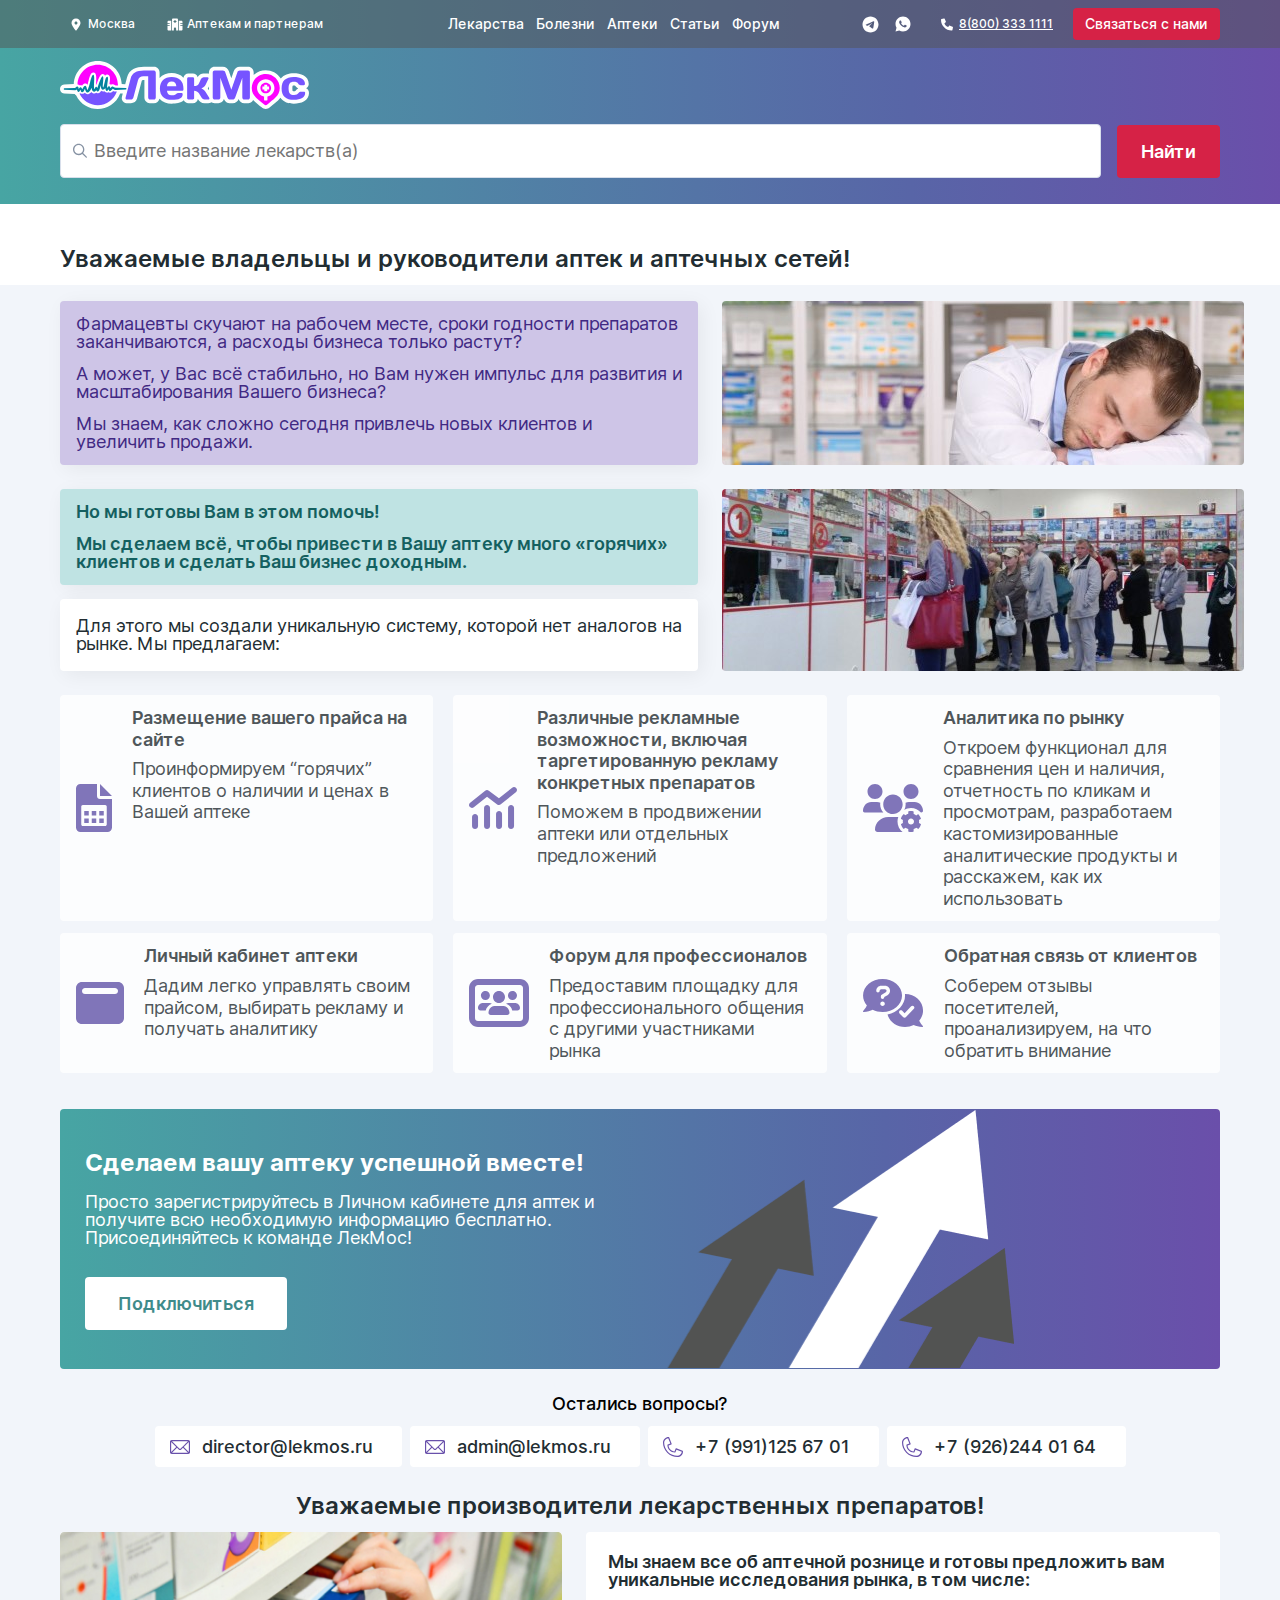
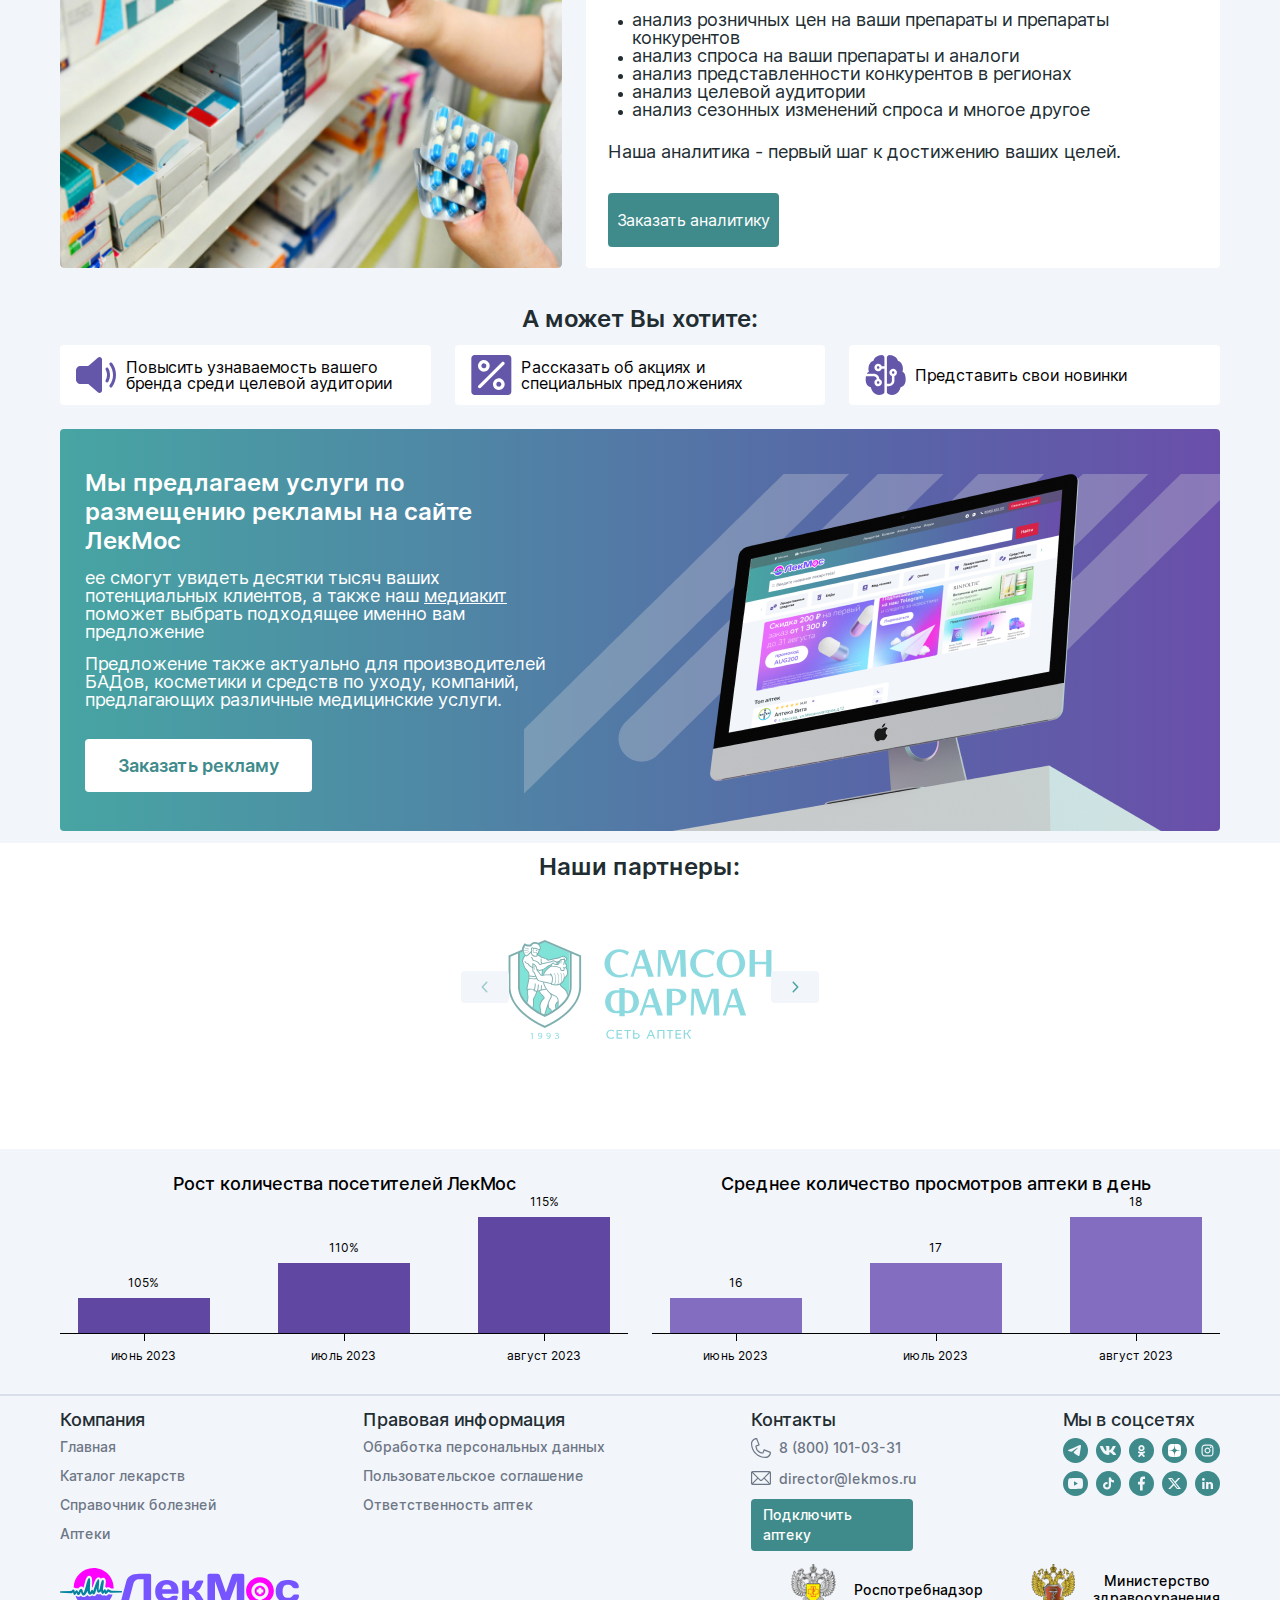
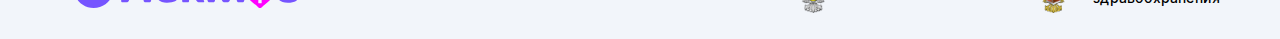
<file: for_pharmacies.html>
<!DOCTYPE html>
<html lang="ru">
<head>
  <meta charset="UTF-8">
  <meta name="viewport" content="width=device-width, initial-scale=1.0">
  <title>Lekmos</title>

  <link rel="preload" href="fonts/Inter-Regular.woff" as="font" type="font/woff" crossorigin>
  <link rel="preload" href="fonts/Inter-Regular.woff2" as="font" type="font/woff" crossorigin>
  <link rel="preload" href="fonts/Inter-Medium.woff" as="font" type="font/woff2" crossorigin>
  <link rel="preload" href="fonts/Inter-Medium.woff2" as="font" type="font/woff2" crossorigin>
  <link rel="preload" href="fonts/Inter-SemiBold.woff" as="font" type="font/woff2" crossorigin>
  <link rel="preload" href="fonts/Inter-SemiBold.woff2" as="font" type="font/woff2" crossorigin>
  <link rel="preload" href="fonts/Inter-Bold.woff" as="font" type="font/woff2" crossorigin>
  <link rel="preload" href="fonts/Inter-Bold.woff2" as="font" type="font/woff2" crossorigin>
  <link rel="preload" href="fonts/fa-regular-400.woff2" as="font" type="font/woff2" crossorigin>
  <link rel="preload" href="fonts/fa-solid-900.woff2" as="font" type="font/woff2" crossorigin>

  <link rel="stylesheet" href="css/normalize.css">
  <link rel="stylesheet" href="css/swiper-bundle.min.css">
  <link rel="stylesheet" href="css/style.css">

  <script defer src="js/swiper-bundle.min.js"></script>
  <script defer src="js/script.js"></script>
</head>
<body id="scroll">
  <header class="header">
    <div class="header-up">
      <div class="container header-up__container">
        <div class="header-up__left-btn">
          <button class="header-up__location" id="modal__btn">
            <svg width="16" height="16" viewBox="0 0 16 16" fill="none" xmlns="http://www.w3.org/2000/svg">
              <path d="M7.4375 14.2188C6.21875 12.6953 3.5 9.0625 3.5 7C3.5 4.51562 5.49219 2.5 8 2.5C10.4844 2.5 12.5 4.51562 12.5 7C12.5 9.0625 9.75781 12.6953 8.53906 14.2188C8.25781 14.5703 7.71875 14.5703 7.4375 14.2188ZM8 8.5C8.82031 8.5 9.5 7.84375 9.5 7C9.5 6.17969 8.82031 5.5 8 5.5C7.15625 5.5 6.5 6.17969 6.5 7C6.5 7.84375 7.15625 8.5 8 8.5Z" fill="white"/>
            </svg>
            Москва
          </button>
          <a href="for_pharmacies.html" class="header-up__connect">
            <svg width="16" height="16" viewBox="0 0 16 16" fill="none" xmlns="http://www.w3.org/2000/svg">
              <path d="M5 3.625C5 3.01562 5.49219 2.5 6.125 2.5H9.875C10.4844 2.5 11 3.01562 11 3.625V14.5H9.125V12.625C9.125 12.0156 8.60938 11.5 8 11.5C7.36719 11.5 6.875 12.0156 6.875 12.625V14.5H5V3.625ZM7.8125 4C7.60156 4 7.4375 4.1875 7.4375 4.375V4.9375H6.875C6.66406 4.9375 6.5 5.125 6.5 5.3125V5.6875C6.5 5.89844 6.66406 6.0625 6.875 6.0625H7.4375V6.625C7.4375 6.83594 7.60156 7 7.8125 7H8.1875C8.375 7 8.5625 6.83594 8.5625 6.625V6.0625H9.125C9.3125 6.0625 9.5 5.89844 9.5 5.6875V5.3125C9.5 5.125 9.3125 4.9375 9.125 4.9375H8.5625V4.375C8.5625 4.1875 8.375 4 8.1875 4H7.8125ZM4.25 4.75V14.5H1.625C0.992188 14.5 0.5 14.0078 0.5 13.375V10H2.375C2.5625 10 2.75 9.83594 2.75 9.625C2.75 9.4375 2.5625 9.25 2.375 9.25H0.5V7.75H2.375C2.5625 7.75 2.75 7.58594 2.75 7.375C2.75 7.1875 2.5625 7 2.375 7H0.5V5.875C0.5 5.26562 0.992188 4.75 1.625 4.75H4.25ZM14.375 4.75C14.9844 4.75 15.5 5.26562 15.5 5.875V7H13.625C13.4141 7 13.25 7.1875 13.25 7.375C13.25 7.58594 13.4141 7.75 13.625 7.75H15.5V9.25H13.625C13.4141 9.25 13.25 9.4375 13.25 9.625C13.25 9.83594 13.4141 10 13.625 10H15.5V13.375C15.5 14.0078 14.9844 14.5 14.375 14.5H11.75V4.75H14.375Z" fill="white"/>
            </svg>
            <span class="header-up__connect-text">Аптекам и партнерам</span>
          </a>
        </div>
        <div class="modal" id="modal-connect">
          <div class="modal-content">
            <div class="modal-up">
              <button class="modal__btn-close modal-connect__btn-close"></button>
              <h2 class="modal-heading">Хотите разместить свою аптеку?</h2>
            </div>
            <div class="modal-main">
              <p class="modal-main__descr">Для размещения в информационной справке на сайте www.lekmos.ru и в голосовой электронной справке, заполните форму и наши менеджеры с вами свяжутся.</p>
              <form class="modal-form" action="#" autocomplete="off">
                <div class="input-box">
                  <label class="modal__label-form" for="name">Название аптеки (аптечной сети)</label>
                  <input class="modal__input-form" id="name" type="text" aria-label="Введите название аптеки" name="name">
                </div>
                <div class="input-box">
                  <label class="modal__label-form" for="email">E-mail</label>
                  <input class="modal__input-form" id="email" type="email" aria-label="Введите email" name="email">
                </div>
                <div class="input-box">
                  <label class="modal__label-form" for="phone">Телефон</label>
                  <input class="modal__input-form" id="phone" type="text" aria-label="Введите телефон" name="phone">
                </div>
                <div class="input-box">
                  <label class="modal__label-form" for="contact">Контактное лицо</label>
                  <input class="modal__input-form" id="contact" type="text" aria-label="Введите имя" name="contact">
                </div>
                <div class="modal-main__bottom">
                  <p class="modal-main__descr modal-main__descr-bottom">Либо свяжитесь с нами по адресам <a class="modal-link" href="mail:director@lekmos.ru">director@lekmos.ru </a><a class="modal-link" href="mail:admin@lekmos.ru">admin@lekmos.ru</a></p>
                  <p class="modal-main__descr modal-main__descr-bottom">или телефонам: <a class="modal-main__descr" href="tel:+79262440164">+7&nbsp;(926)&nbsp;244-01-64, </a><a class="modal-main__descr" href="tel:+79859927773">+7&nbsp;(985)&nbsp;992-77-73, </a><a class="modal-main__descr" href="tel:+79258804108">+7&nbsp;(925)&nbsp;880-41-08 </a><a class="modal-main__descr" href="tel:+79911256701">+7&nbsp;(991)&nbsp;125-67-01</a></p>
                </div>
                <button class="modal-main__btn green-btn" type="submit">Отправить</button>
              </form>
            </div>
          </div>
        </div>
        <div class="modal" id="modal-final">
          <div class="modal-content modal-content__final">
            <div class="modal-up">
              <button class="modal__btn-close modal-final__btn-close"></button>
              <h2 class="modal-heading">Данные отправлены</h2>
            </div>
            <div class="modal-main modal-main__final">
              <p class="modal-final__descr">
                <span class="modal-final__text">Благодарим за регистрацию!</span>
                <span class="modal-final__text">Наши менеджеры свяжутся с вами в ближайшее время</span>
              </p>
              <button class="modal-final__btn green-btn">ОК</button>
            </div>
          </div>
        </div>
        <div class="modal" id="modal__city">
          <div class="modal-content">
            <button class="modal__btn-close" id="close-city-btn"></button>
            <h2 class="modal-heading modal-heading__city">Выберите город</h2>
            <div class="modal-cont">
              <div class="modal-city">
                <ul class="modal-city__top-list">
                  <li class="modal-city__top-item"><a class="modal-city__top-link" href="#">Москва</a></li>
                  <li class="modal-city__top-item"><a class="modal-city__top-link" href="#">Санкт-Петербург</a></li>
                  <li class="modal-city__top-item"><a class="modal-city__top-link" href="#">Новосибирск</a></li>
                  <li class="modal-city__top-item"><a class="modal-city__top-link" href="#">Самара</a></li>
                  <li class="modal-city__top-item"><a class="modal-city__top-link" href="#">Казань</a></li>
                </ul>
                <form class="modal-city__form" action="#" autocomplete="off">
                  <div class="input-box modal-city__input-box">
                    <label class="modal-city__label" for="GET-name">Введите название города
                    </label>
                    <input class="modal-city__input" id="GET-name" type="text" aria-label="Введите город" placeholder="" name="name">
                  </div>
                  <button class="modal-city__form-btn" type="submit" aria-label="Начать поиск">
                    <svg width="24" height="24" viewBox="0 0 24 24" fill="none" xmlns="http://www.w3.org/2000/svg">
                      <path d="M11 20C15.9706 20 20 15.9706 20 11C20 6.02944 15.9706 2 11 2C6.02944 2 2 6.02944 2 11C2 15.9706 6.02944 20 11 20Z" stroke="#3F8B8B"/>
                      <path d="M22.0009 21.9999L18.7832 18.7822" stroke="#3F8B8B"/>
                    </svg>
                  </button>
                </form>
                <ul class="modal-city__bottom-list">
                  <li class="modal-city__top-item"><a class="modal-city__bottom-link" href="#">Брянск</a></li>
                  <li class="modal-city__top-item"><a class="modal-city__bottom-link" href="#">Брянск</a></li>
                  <li class="modal-city__top-item"><a class="modal-city__bottom-link" href="#">Брянск</a></li>
                  <li class="modal-city__top-item"><a class="modal-city__bottom-link" href="#">Брянск</a></li>
                  <li class="modal-city__top-item"><a class="modal-city__bottom-link" href="#">Дятьково</a></li>
                  <li class="modal-city__top-item"><a class="modal-city__bottom-link" href="#">Дятьково</a></li>
                  <li class="modal-city__top-item"><a class="modal-city__bottom-link" href="#">Дятьково</a></li>
                  <li class="modal-city__top-item"><a class="modal-city__bottom-link" href="#">Дятьково</a></li>
                  <li class="modal-city__top-item"><a class="modal-city__bottom-link" href="#">Клинцы</a></li>
                  <li class="modal-city__top-item"><a class="modal-city__bottom-link" href="#">Клинцы</a></li>
                  <li class="modal-city__top-item"><a class="modal-city__bottom-link" href="#">Клинцы</a></li>
                  <li class="modal-city__top-item"><a class="modal-city__bottom-link" href="#">Клинцы</a></li>
                  <li class="modal-city__top-item"><a class="modal-city__bottom-link" href="#">Новозыбков</a></li>
                  <li class="modal-city__top-item"><a class="modal-city__bottom-link" href="#">Новозыбков</a></li>
                  <li class="modal-city__top-item"><a class="modal-city__bottom-link" href="#">Новозыбков</a></li>
                  <li class="modal-city__top-item"><a class="modal-city__bottom-link" href="#">Новозыбков</a></li>
                  <li class="modal-city__top-item"><a class="modal-city__bottom-link" href="#">Унеча</a></li>
                  <li class="modal-city__top-item"><a class="modal-city__bottom-link" href="#">Унеча</a></li>
                  <li class="modal-city__top-item"><a class="modal-city__bottom-link" href="#">Унеча</a></li>
                  <li class="modal-city__top-item"><a class="modal-city__bottom-link" href="#">Унеча</a></li>
                  <li class="modal-city__top-item"><a class="modal-city__bottom-link" href="#">Бытошь</a></li>
                  <li class="modal-city__top-item"><a class="modal-city__bottom-link" href="#">Бытошь</a></li>
                  <li class="modal-city__top-item"><a class="modal-city__bottom-link" href="#">Бытошь</a></li>
                  <li class="modal-city__top-item"><a class="modal-city__bottom-link" href="#">Бытошь</a></li>
                  <li class="modal-city__top-item"><a class="modal-city__bottom-link" href="#">Выгоничи</a></li>
                  <li class="modal-city__top-item"><a class="modal-city__bottom-link" href="#">Выгоничи</a></li>
                  <li class="modal-city__top-item"><a class="modal-city__bottom-link" href="#">Выгоничи</a></li>
                  <li class="modal-city__top-item"><a class="modal-city__bottom-link" href="#">Выгоничи</a></li>
                  <li class="modal-city__top-item"><a class="modal-city__bottom-link" href="#">Глинищево</a></li>
                  <li class="modal-city__top-item"><a class="modal-city__bottom-link" href="#">Глинищево</a></li>
                  <li class="modal-city__top-item"><a class="modal-city__bottom-link" href="#">Глинищево</a></li>
                  <li class="modal-city__top-item"><a class="modal-city__bottom-link" href="#">Глинищево</a></li>
                </ul>
              </div>
            </div>
          </div>
        </div>
        <nav>
          <ul class="header-up__list">
            <li class="header-up__item"><a class="header-up__link" href="catalog.html">Лекарства</a></li>
            <li class="header-up__item"><a class="header-up__link" href="health.html">Болезни</a></li>
            <li class="header-up__item"><a class="header-up__link" href="pharmacies.html">Аптеки</a></li>
            <li class="header-up__item"><a class="header-up__link" href="article.html">Статьи</a></li>
            <li class="header-up__item"><a class="header-up__link" href="#">Форум</a></li>
          </ul>
        </nav>
        <button class="header-burger" aria-label="Открыть или закрыть меню"></button>
        <div class="header-mobile__burger-menu">
          <nav class="header-mobile__burger-nav">
            <ul class="header-mobile__list">
              <li class="header-mobile__item"><a class="header-mobile__link" href="catalog.html">Лекарства</a></li>
              <li class="header-mobile__item"><a class="header-mobile__link" href="health.html">Болезни</a></li>
              <li class="header-mobile__item"><a class="header-mobile__link" href="pharmacies.html">Аптеки</a></li>
              <li class="header-mobile__item"><a class="header-mobile__link" href="article.html">Статьи</a></li>
              <li class="header-mobile__item"><a class="header-mobile__link" href="#">Форум</a></li>
            </ul>
          </nav>
          <div class="header-mobile__bottom">
            <span class="header-mobile__social-title">Связаться</span>
            <ul class="header-mobile__social-list">
              <li class="header-up__social-item">
                <a class="section-hero__icon" href="tel:+78003331111" aria-label="Позвонить">
                  <svg width="23" height="23" viewBox="0 0 23 23" fill="none" xmlns="http://www.w3.org/2000/svg">
                    <path d="M21.957 17.3789L20.9258 21.7188C20.7969 22.3633 20.2812 22.793 19.6367 22.793C8.80859 22.75 0 13.9414 0 3.11328C0 2.46875 0.386719 1.95312 1.03125 1.82422L5.37109 0.792969C5.97266 0.664062 6.61719 1.00781 6.875 1.56641L8.89453 6.25C9.10938 6.80859 8.98047 7.45312 8.50781 7.79688L6.1875 9.6875C7.64844 12.6523 10.0547 15.0586 13.0625 16.5195L14.9531 14.1992C15.2969 13.7695 15.9414 13.5977 16.5 13.8125L21.1836 15.832C21.7422 16.1328 22.0859 16.7773 21.957 17.3789Z" fill="#6951AB"/>
                  </svg>
                </a>
              </li>
              <li class="header-up__social-item header-mobile__social-item">
                <a class="header-up__icon" href="#" aria-label="Ссылка на чат в Телеграм">
                  <svg width="30" height="30" viewBox="0 0 30 30" fill="none" xmlns="http://www.w3.org/2000/svg">
                    <path d="M15 3C8.376 3 3 8.376 3 15C3 21.624 8.376 27 15 27C21.624 27 27 21.624 27 15C27 8.376 21.624 3 15 3ZM20.568 11.16C20.388 13.056 19.608 17.664 19.212 19.788C19.044 20.688 18.708 20.988 18.396 21.024C17.7 21.084 17.172 20.568 16.5 20.124C15.444 19.428 14.844 18.996 13.824 18.324C12.636 17.544 13.404 17.112 14.088 16.416C14.268 16.236 17.34 13.44 17.4 13.188C17.4083 13.1498 17.4072 13.1102 17.3968 13.0726C17.3863 13.0349 17.3668 13.0004 17.34 12.972C17.268 12.912 17.172 12.936 17.088 12.948C16.98 12.972 15.3 14.088 12.024 16.296C11.544 16.62 11.112 16.788 10.728 16.776C10.296 16.764 9.48 16.536 8.868 16.332C8.112 16.092 7.524 15.96 7.572 15.54C7.596 15.324 7.896 15.108 8.46 14.88C11.964 13.356 14.292 12.348 15.456 11.868C18.792 10.476 19.476 10.236 19.932 10.236C20.028 10.236 20.256 10.26 20.4 10.38C20.52 10.476 20.556 10.608 20.568 10.704C20.556 10.776 20.58 10.992 20.568 11.16Z" fill="#6951AB"/>
                  </svg>
                </a>
              </li>
              <li class="header-up__social-item header-mobile__social-item">
                <a class="header-up__icon" href="#" aria-label="Ссылка на чат What's app">
                  <svg width="27" height="27" viewBox="0 0 27 27" fill="none" xmlns="http://www.w3.org/2000/svg">
                    <path d="M13.5012 2.25C19.7146 2.25 24.7512 7.28663 24.7512 13.5C24.7512 19.7134 19.7146 24.75 13.5012 24.75C11.5131 24.7532 9.55998 24.2271 7.84249 23.2256L2.25574 24.75L3.77674 19.161C2.77447 17.443 2.24792 15.489 2.25124 13.5C2.25124 7.28663 7.28786 2.25 13.5012 2.25ZM9.66724 8.2125L9.44224 8.2215C9.29657 8.23037 9.15421 8.26864 9.02374 8.334C8.9017 8.40311 8.7903 8.4895 8.69299 8.5905C8.55799 8.71763 8.48149 8.82788 8.39936 8.93475C7.98325 9.47577 7.75921 10.14 7.76261 10.8225C7.76486 11.3737 7.90886 11.9104 8.13386 12.4121C8.59399 13.4269 9.35111 14.5012 10.3501 15.4969C10.5909 15.7365 10.8271 15.9773 11.0814 16.2011C12.3227 17.294 13.8019 18.0822 15.4014 18.5029L16.0404 18.6007C16.2485 18.612 16.4566 18.5963 16.6659 18.5861C16.9935 18.5692 17.3134 18.4805 17.603 18.3263C17.7503 18.2504 17.8941 18.1678 18.0339 18.0787C18.0339 18.0787 18.0822 18.0472 18.1745 17.9775C18.3264 17.865 18.4197 17.7851 18.5457 17.6535C18.6391 17.5568 18.7201 17.4431 18.782 17.3138C18.8697 17.1304 18.9575 16.7805 18.9935 16.4891C19.0205 16.2664 19.0126 16.1449 19.0092 16.0695C19.0047 15.9491 18.9046 15.8243 18.7955 15.7714L18.1407 15.4778C18.1407 15.4778 17.162 15.0514 16.5635 14.7791C16.5009 14.7518 16.4338 14.7361 16.3655 14.733C16.2885 14.7251 16.2107 14.7338 16.1374 14.7584C16.064 14.783 15.9968 14.8231 15.9402 14.8759C15.9346 14.8736 15.8592 14.9377 15.0459 15.9233C14.9992 15.986 14.9349 16.0334 14.8611 16.0594C14.7874 16.0855 14.7076 16.089 14.6319 16.0695C14.5586 16.0498 14.4868 16.025 14.417 15.9953C14.2775 15.9368 14.2291 15.9142 14.1335 15.8737C13.4878 15.592 12.89 15.2113 12.3616 14.7454C12.2199 14.6216 12.0882 14.4866 11.9532 14.3561C11.5106 13.9323 11.1249 13.4528 10.8057 12.9296L10.7394 12.8228C10.6917 12.7509 10.6531 12.6735 10.6246 12.5921C10.5819 12.4268 10.6932 12.294 10.6932 12.294C10.6932 12.294 10.9666 11.9948 11.0937 11.8327C11.2175 11.6753 11.3221 11.5223 11.3896 11.4131C11.5224 11.1994 11.564 10.98 11.4942 10.8101C11.1792 10.0406 10.853 9.2745 10.5177 8.514C10.4514 8.36325 10.2545 8.25525 10.0756 8.23387C10.0149 8.22712 9.95411 8.22038 9.89336 8.21588C9.74228 8.20837 9.59089 8.20987 9.43999 8.22038L9.66611 8.21137L9.66724 8.2125Z" fill="#6951AB"/>
                  </svg>
                </a>
              </li>
              <li class="header-up__social-item header-mobile__social-item">
                <a class="header-up__icon" href="https://vk.com/lekmos" aria-label="Ссылка на группу вконтакте">
                  <svg width="25" height="25" viewBox="0 0 25 25" fill="none" xmlns="http://www.w3.org/2000/svg">
                    <circle cx="12.5" cy="12.5" r="12.5" fill="#6951AB"/>
                    <path fill-rule="evenodd" clip-rule="evenodd" d="M17.6051 16.9988H19.3566C19.856 16.9988 20.1069 16.7624 19.9568 16.3009C19.5799 15.5823 19.0816 14.9262 18.4814 14.3597C18.2803 14.1348 18.0319 13.9046 17.8096 13.6987C17.5753 13.4817 17.3704 13.2916 17.2809 13.164C17.0168 12.8446 17.0925 12.7025 17.2809 12.4298C18.2066 11.2383 18.9946 9.95599 19.6315 8.60518C19.7431 8.25056 19.6315 8.00165 19.1069 8.00165H17.3554C17.1913 7.99083 17.0279 8.03135 16.8903 8.11653C16.8375 8.14928 16.7896 8.18813 16.7476 8.23169C16.6799 8.30161 16.627 8.38403 16.5931 8.47449C16.0535 9.69625 15.3288 10.8373 14.4418 11.8615C14.0288 12.2524 13.8548 12.3707 13.6291 12.3707C13.5526 12.3707 13.4533 12.3162 13.3975 12.1703C13.371 12.1012 13.3542 12.0113 13.3542 11.8967V8.60518C13.3542 8.17897 13.2293 8.00165 12.8536 8.00165H10.1021C9.98981 7.99722 9.88009 8.03439 9.79629 8.10516C9.71238 8.17619 9.66112 8.27526 9.65308 8.38125C9.65308 8.53636 9.74563 8.64569 9.86376 8.78499C10.0524 9.00753 10.306 9.30667 10.3518 9.99066V12.4298C10.3518 12.9628 10.2533 13.0571 10.0276 13.0571C9.4394 13.0571 7.98921 10.9977 7.13925 8.62905C6.96282 8.19146 6.80074 8.00165 6.35056 8.00165H4.60024C4.09965 8.00165 4 8.22669 4 8.4756C4.45737 10.4852 5.40359 12.3662 6.76352 13.9687C7.33636 14.8383 8.11919 15.5665 9.04754 16.0936C9.97589 16.6207 11.0232 16.9311 12.1033 16.9999C13.2161 16.9999 13.3542 16.7635 13.3542 16.36V14.8688C13.3542 14.3949 13.4538 14.3006 13.8164 14.3006C14.0793 14.3006 14.5174 14.4188 15.5547 15.3655C15.9101 15.7022 16.1772 15.9835 16.3945 16.2127C16.9039 16.7493 17.1407 16.9988 17.6051 16.9988Z" fill="#F2F5FA"/>
                  </svg>
                </a>
              </li>
            </ul>
          </div>
        </div>
        <div class="header-up__right-btn">
          <a class="header-up__tg-btn" href="#" aria-label="Ссылка на чат в Телеграм"></a>
          <a class="header-up__wa-btn" href="#" aria-label="Ссылка на чат What's app"></a>
          <a href="tel:+78003331111" class="header-up__phone-btn">
            <svg class="header-up__contacts-icon" width="16" height="16" viewBox="0 0 16 16" fill="none" xmlns="http://www.w3.org/2000/svg">
              <path d="M13.9766 11.5703L13.4141 13.9375C13.3438 14.2891 13.0625 14.5234 12.7109 14.5234C6.80469 14.5 2 9.69531 2 3.78906C2 3.4375 2.21094 3.15625 2.5625 3.08594L4.92969 2.52344C5.25781 2.45312 5.60938 2.64062 5.75 2.94531L6.85156 5.5C6.96875 5.80469 6.89844 6.15625 6.64062 6.34375L5.375 7.375C6.17188 8.99219 7.48438 10.3047 9.125 11.1016L10.1562 9.83594C10.3438 9.60156 10.6953 9.50781 11 9.625L13.5547 10.7266C13.8594 10.8906 14.0469 11.2422 13.9766 11.5703Z" fill="white"/>
            </svg>
            <span class="header-up__contacts-text">8(800)&nbsp;333&nbsp;1111</span>
          </a>
          <button class="red-btn header-up__btn btnsConnect">Связаться с нами</button>
        </div>
      </div>
      <div class="header-middle container">
        <a href="tel:+78003331111" class="header-middle__phone-btn">
          <svg class="header-up__contacts-icon" width="16" height="16" viewBox="0 0 16 16" fill="none" xmlns="http://www.w3.org/2000/svg">
            <path d="M13.9766 11.5703L13.4141 13.9375C13.3438 14.2891 13.0625 14.5234 12.7109 14.5234C6.80469 14.5 2 9.69531 2 3.78906C2 3.4375 2.21094 3.15625 2.5625 3.08594L4.92969 2.52344C5.25781 2.45312 5.60938 2.64062 5.75 2.94531L6.85156 5.5C6.96875 5.80469 6.89844 6.15625 6.64062 6.34375L5.375 7.375C6.17188 8.99219 7.48438 10.3047 9.125 11.1016L10.1562 9.83594C10.3438 9.60156 10.6953 9.50781 11 9.625L13.5547 10.7266C13.8594 10.8906 14.0469 11.2422 13.9766 11.5703Z" fill="white"/>
          </svg>
          <span class="header-up__contacts-text">8(800)&nbsp;333&nbsp;1111</span>
        </a>
        <ul class="header-middle__social-list">
          <li class="header-middle__social-item">
            <a class="header-up__icon" href="#" aria-label="Ссылка на чат в Телеграм">
              <svg width="30" height="30" viewBox="0 0 30 30" fill="none" xmlns="http://www.w3.org/2000/svg">
                <path d="M15 3C8.376 3 3 8.376 3 15C3 21.624 8.376 27 15 27C21.624 27 27 21.624 27 15C27 8.376 21.624 3 15 3ZM20.568 11.16C20.388 13.056 19.608 17.664 19.212 19.788C19.044 20.688 18.708 20.988 18.396 21.024C17.7 21.084 17.172 20.568 16.5 20.124C15.444 19.428 14.844 18.996 13.824 18.324C12.636 17.544 13.404 17.112 14.088 16.416C14.268 16.236 17.34 13.44 17.4 13.188C17.4083 13.1498 17.4072 13.1102 17.3968 13.0726C17.3863 13.0349 17.3668 13.0004 17.34 12.972C17.268 12.912 17.172 12.936 17.088 12.948C16.98 12.972 15.3 14.088 12.024 16.296C11.544 16.62 11.112 16.788 10.728 16.776C10.296 16.764 9.48 16.536 8.868 16.332C8.112 16.092 7.524 15.96 7.572 15.54C7.596 15.324 7.896 15.108 8.46 14.88C11.964 13.356 14.292 12.348 15.456 11.868C18.792 10.476 19.476 10.236 19.932 10.236C20.028 10.236 20.256 10.26 20.4 10.38C20.52 10.476 20.556 10.608 20.568 10.704C20.556 10.776 20.58 10.992 20.568 11.16Z" fill="#6951AB"/>
              </svg>
            </a>
          </li>
          <li class="header-middle__social-item">
            <a class="header-up__icon header-middle__icon" href="#" aria-label="Ссылка на чат What's app">
              <svg width="27" height="27" viewBox="0 0 27 27" fill="none" xmlns="http://www.w3.org/2000/svg">
                <path d="M13.5012 2.25C19.7146 2.25 24.7512 7.28663 24.7512 13.5C24.7512 19.7134 19.7146 24.75 13.5012 24.75C11.5131 24.7532 9.55998 24.2271 7.84249 23.2256L2.25574 24.75L3.77674 19.161C2.77447 17.443 2.24792 15.489 2.25124 13.5C2.25124 7.28663 7.28786 2.25 13.5012 2.25ZM9.66724 8.2125L9.44224 8.2215C9.29657 8.23037 9.15421 8.26864 9.02374 8.334C8.9017 8.40311 8.7903 8.4895 8.69299 8.5905C8.55799 8.71763 8.48149 8.82788 8.39936 8.93475C7.98325 9.47577 7.75921 10.14 7.76261 10.8225C7.76486 11.3737 7.90886 11.9104 8.13386 12.4121C8.59399 13.4269 9.35111 14.5012 10.3501 15.4969C10.5909 15.7365 10.8271 15.9773 11.0814 16.2011C12.3227 17.294 13.8019 18.0822 15.4014 18.5029L16.0404 18.6007C16.2485 18.612 16.4566 18.5963 16.6659 18.5861C16.9935 18.5692 17.3134 18.4805 17.603 18.3263C17.7503 18.2504 17.8941 18.1678 18.0339 18.0787C18.0339 18.0787 18.0822 18.0472 18.1745 17.9775C18.3264 17.865 18.4197 17.7851 18.5457 17.6535C18.6391 17.5568 18.7201 17.4431 18.782 17.3138C18.8697 17.1304 18.9575 16.7805 18.9935 16.4891C19.0205 16.2664 19.0126 16.1449 19.0092 16.0695C19.0047 15.9491 18.9046 15.8243 18.7955 15.7714L18.1407 15.4778C18.1407 15.4778 17.162 15.0514 16.5635 14.7791C16.5009 14.7518 16.4338 14.7361 16.3655 14.733C16.2885 14.7251 16.2107 14.7338 16.1374 14.7584C16.064 14.783 15.9968 14.8231 15.9402 14.8759C15.9346 14.8736 15.8592 14.9377 15.0459 15.9233C14.9992 15.986 14.9349 16.0334 14.8611 16.0594C14.7874 16.0855 14.7076 16.089 14.6319 16.0695C14.5586 16.0498 14.4868 16.025 14.417 15.9953C14.2775 15.9368 14.2291 15.9142 14.1335 15.8737C13.4878 15.592 12.89 15.2113 12.3616 14.7454C12.2199 14.6216 12.0882 14.4866 11.9532 14.3561C11.5106 13.9323 11.1249 13.4528 10.8057 12.9296L10.7394 12.8228C10.6917 12.7509 10.6531 12.6735 10.6246 12.5921C10.5819 12.4268 10.6932 12.294 10.6932 12.294C10.6932 12.294 10.9666 11.9948 11.0937 11.8327C11.2175 11.6753 11.3221 11.5223 11.3896 11.4131C11.5224 11.1994 11.564 10.98 11.4942 10.8101C11.1792 10.0406 10.853 9.2745 10.5177 8.514C10.4514 8.36325 10.2545 8.25525 10.0756 8.23387C10.0149 8.22712 9.95411 8.22038 9.89336 8.21588C9.74228 8.20837 9.59089 8.20987 9.43999 8.22038L9.66611 8.21137L9.66724 8.2125Z" fill="#6951AB"/>
              </svg>
            </a>
          </li>
          <li class="header-middle__social-item">
            <a class="header-up__icon" href="https://vk.com/lekmos" aria-label="Ссылка на группу вконтакте">
              <svg width="25" height="25" viewBox="0 0 25 25" fill="none" xmlns="http://www.w3.org/2000/svg">
                <circle cx="12.5" cy="12.5" r="12.5" fill="#6951AB"/>
                <path fill-rule="evenodd" clip-rule="evenodd" d="M17.6051 16.9988H19.3566C19.856 16.9988 20.1069 16.7624 19.9568 16.3009C19.5799 15.5823 19.0816 14.9262 18.4814 14.3597C18.2803 14.1348 18.0319 13.9046 17.8096 13.6987C17.5753 13.4817 17.3704 13.2916 17.2809 13.164C17.0168 12.8446 17.0925 12.7025 17.2809 12.4298C18.2066 11.2383 18.9946 9.95599 19.6315 8.60518C19.7431 8.25056 19.6315 8.00165 19.1069 8.00165H17.3554C17.1913 7.99083 17.0279 8.03135 16.8903 8.11653C16.8375 8.14928 16.7896 8.18813 16.7476 8.23169C16.6799 8.30161 16.627 8.38403 16.5931 8.47449C16.0535 9.69625 15.3288 10.8373 14.4418 11.8615C14.0288 12.2524 13.8548 12.3707 13.6291 12.3707C13.5526 12.3707 13.4533 12.3162 13.3975 12.1703C13.371 12.1012 13.3542 12.0113 13.3542 11.8967V8.60518C13.3542 8.17897 13.2293 8.00165 12.8536 8.00165H10.1021C9.98981 7.99722 9.88009 8.03439 9.79629 8.10516C9.71238 8.17619 9.66112 8.27526 9.65308 8.38125C9.65308 8.53636 9.74563 8.64569 9.86376 8.78499C10.0524 9.00753 10.306 9.30667 10.3518 9.99066V12.4298C10.3518 12.9628 10.2533 13.0571 10.0276 13.0571C9.4394 13.0571 7.98921 10.9977 7.13925 8.62905C6.96282 8.19146 6.80074 8.00165 6.35056 8.00165H4.60024C4.09965 8.00165 4 8.22669 4 8.4756C4.45737 10.4852 5.40359 12.3662 6.76352 13.9687C7.33636 14.8383 8.11919 15.5665 9.04754 16.0936C9.97589 16.6207 11.0232 16.9311 12.1033 16.9999C13.2161 16.9999 13.3542 16.7635 13.3542 16.36V14.8688C13.3542 14.3949 13.4538 14.3006 13.8164 14.3006C14.0793 14.3006 14.5174 14.4188 15.5547 15.3655C15.9101 15.7022 16.1772 15.9835 16.3945 16.2127C16.9039 16.7493 17.1407 16.9988 17.6051 16.9988Z" fill="#F2F5FA"/>
              </svg>
            </a>
          </li>
        </ul>
      </div>
    </div>
    
    <div class="header-down container">
      <div class="header-down__logo">
        <img src="img/Logo-header.svg" alt="Логотип">
      </div>
      <form action="#" class="header-down__form">
        <input class="header-down__form-input" type="text" placeholder="Введите название лекарств(а)">
        <button class="header-down__form-btn red-btn" type="submit">Найти</button> 
      </form>
      <div class="modal-overlay" id="modal-dropdown"></div>
      <div class="header__dropdown-menu">
        <div class="dropdown-menu__item">
          <a class="dropdown-menu__link" href="#">
            <span class="dropdown-menu__name">Цитраль</span>
          </a>
        </div>
        <div class="dropdown-menu__item">
          <a class="dropdown-menu__link" href="#">
            <span class="dropdown-menu__name">Цитрамон П</span>
            <span class="dropdown-menu__count">544 шт от <span class="dropdown-menu__price">17₽</span></span>
          </a>
        </div>
        <div class="dropdown-menu__item">
          <a class="dropdown-menu__link" href="#">
            <span class="dropdown-menu__name">Магния цитрат</span>
            <span class="dropdown-menu__count">16 шт от <span class="dropdown-menu__price">670₽</span></span>
          </a>
        </div>
        <div class="dropdown-menu__item">
          <a class="dropdown-menu__link" href="#">
            <span class="dropdown-menu__name">Висмута трикалия дицитрат</span>
            <span class="dropdown-menu__count">90 шт от <span class="dropdown-menu__price">230₽</span></span>
          </a>
        </div>
        <div class="dropdown-menu__item">
          <a class="dropdown-menu__link" href="#">
            <span class="dropdown-menu__name">Цитрамон П</span>
            <span class="dropdown-menu__count">544 шт от <span class="dropdown-menu__price">17₽</span></span>
          </a>
        </div>
        <div class="dropdown-menu__item">
          <a class="dropdown-menu__link" href="#">
            <span class="dropdown-menu__name">Магния цитрат</span>
            <span class="dropdown-menu__count">16 шт от <span class="dropdown-menu__price">670₽</span></span>
          </a>
        </div>
        <div class="dropdown-menu__item">
          <a class="dropdown-menu__link" href="#">
            <span class="dropdown-menu__name">Висмута трикалия дицитрат</span>
            <span class="dropdown-menu__count">90 шт от <span class="dropdown-menu__price">230₽</span></span>
          </a>
        </div>
        <div class="dropdown-menu__item">
          <a class="dropdown-menu__link" href="#">
            <span class="dropdown-menu__name">Цитрамон П</span>
            <span class="dropdown-menu__count">544 шт от <span class="dropdown-menu__price">17₽</span></span>
          </a>
        </div>
        <div class="dropdown-menu__item">
          <a class="dropdown-menu__link" href="#">
            <span class="dropdown-menu__name">Магния цитрат</span>
            <span class="dropdown-menu__count">16 шт от <span class="dropdown-menu__price">670₽</span></span>
          </a>
        </div>
        <div class="dropdown-menu__item">
          <a class="dropdown-menu__link" href="#">
            <span class="dropdown-menu__name">Висмута трикалия дицитрат Висмута трикалия дицитрат Висмута трикалия дицитрат</span>
            <span class="dropdown-menu__count">90 шт от <span class="dropdown-menu__price">230₽</span></span>
          </a>
        </div>
      </div>
    </div>
  </header>
  <main>
    <section class="section-info">
      <div class="section-info__heading-wrap">
        <h1 class="section-info__heading container">Уважаемые владельцы и руководители аптек и аптечных сетей!</h1>
      </div>
      <div class="container section-info__container">
        <div class="section-info__left-card section-info__purple-card">
          <p class="seation-info__left-text">Фармацевты скучают на рабочем месте, сроки годности препаратов заканчиваются, а расходы бизнеса только растут?</p>
          <p class="seation-info__left-text">А может, у Вас всё стабильно, но Вам нужен импульс для развития и масштабирования Вашего бизнеса?</p>
          <p class="seation-info__left-text seation-info__last-text">Мы знаем, как сложно сегодня привлечь новых клиентов и увеличить продажи.</p>
        </div>   
        <picture class="section-info__img-wrap">
          <source class="section-info__img-top section-info__img" srcset="img/sleep_1200.png" media="(max-width: 1200px)">
          <img class="section-info__img-top section-info__img" src="img/sleep.jpg" alt="Фармацевт">
        </picture>
        
        <div class="section-info__card-wrap">
          <div class="section-info__left-card section-info__green-card">
            <p class="seation-info__left-text">Но мы готовы Вам в этом помочь!</p>
            <p class="seation-info__left-text seation-info__last-text">Мы сделаем всё, чтобы привести в Вашу аптеку много «горячих» клиентов и сделать Ваш бизнес доходным.</p>
          </div>
          <div class="section-info__left-card seation-info__left-text seation-info__last-text section-info__white-card">Для этого мы создали уникальную систему, которой нет аналогов на рынке. Мы предлагаем:</div>
        </div>
        <picture class="section-info__img-wrap section-info__img-last">
          <source class="section-info__img" srcset="img/people_1200.png" media="(max-width: 1200px)">
          <img class="section-info__img" src="img/people.jpg" alt="Очередь">
        </picture>
      
      </div>
    </section>
    <section class="section-plus">
      <div class="container">
        <ul class="section-plus__list">
          <li class="section-plus__item">
            <img class="section-plus__img" src="img/plus1.svg" alt="">
            <div class="section-plus__text">
              <span class="section-plus__title">Размещение вашего прайса на сайте</span>
              <span class="section-plus__descr">Проинформируем “горячих” клиентов о наличии и ценах в Вашей аптеке</span>
            </div>
          </li>
          <li class="section-plus__item">
            <img class="section-plus__img" src="img/plus2.svg" alt="">
            <div class="section-plus__text">
              <span class="section-plus__title">Различные рекламные возможности, включая таргетированную рекламу конкретных препаратов</span>
              <span class="section-plus__descr">Поможем в продвижении аптеки или отдельных предложений</span>
            </div>
          </li>
          <li class="section-plus__item">
            <img class="section-plus__img" src="img/plus3.svg" alt="">
            <div class="section-plus__text">
              <span class="section-plus__title">Аналитика по рынку</span>
              <span class="section-plus__descr">Откроем функционал для сравнения цен и наличия, отчетность по кликам и просмотрам, разработаем кастомизированные аналитические продукты и расскажем, как их использовать</span>
            </div>
          </li>
          <li class="section-plus__item">
            <img class="section-plus__img" src="img/plus4.svg" alt="">
            <div class="section-plus__text">
              <span class="section-plus__title">Личный кабинет аптеки</span>
              <span class="section-plus__descr">Дадим легко управлять своим прайсом, выбирать рекламу и получать аналитику</span>
            </div>
          </li>
          <li class="section-plus__item">
            <img class="section-plus__img" src="img/plus5.svg" alt="">
            <div class="section-plus__text">
              <span class="section-plus__title">Форум для профессионалов</span>
              <span class="section-plus__descr">Предоставим площадку для профессионального общения с другими участниками рынка</span>
            </div>
          </li>
          <li class="section-plus__item">
            <img class="section-plus__img" src="img/plus6.svg" alt="">
            <div class="section-plus__text">
              <span class="section-plus__title">Обратная связь от клиентов</span>
              <span class="section-plus__descr">Соберем отзывы посетителей, проанализируем, на что обратить внимание</span>
            </div>
          </li>
        </ul>
      </div>
    </section>
    <section class="section-connect">
      <div class="container">
        <div class="section-connect__container">
          <div class="section-connect__content">
            <h2 class="heading-h2 section-connect__heading">Сделаем вашу аптеку успешной вместе!</h2>
            <p class="section-connect__descr">Просто зарегистрируйтесь в Личном кабинете для аптек и получите всю необходимую информацию бесплатно. Присоединяйтесь к команде ЛекМос!</p>
            <button class="section-connect__btn btnsConnect" type="button">Подключиться</button>
          </div>
          
        </div>
      </div>
      
    </section>
    <section class="section-pharmContacts">
      <div class="container section-pharmContacts__container">
        <h3 class="section-pharmContacts__title">Остались вопросы?</h3>
        <ul class="section-pharmContacts__list">
          <li class="section-pharmContacts__item">
            <svg class="section-pharmContacts__contacts-icon" width="20" height="20" viewBox="0 0 20 20" fill="none" xmlns="http://www.w3.org/2000/svg">
              <path d="M18.2422 2.96875H1.75781C0.790547 2.96875 0 3.75582 0 4.72656V15.2734C0 16.2445 0.791055 17.0312 1.75781 17.0312H18.2422C19.2095 17.0312 20 16.2442 20 15.2734V4.72656C20 3.75559 19.2091 2.96875 18.2422 2.96875ZM17.9723 4.14062C17.4039 4.71082 10.7283 11.4082 10.4541 11.6834C10.225 11.9131 9.77512 11.9133 9.54594 11.6834L2.02773 4.14062H17.9723ZM1.17188 15.058V4.94199L6.21348 10L1.17188 15.058ZM2.02773 15.8594L7.04078 10.83L8.71598 12.5107C9.40246 13.1994 10.5978 13.1991 11.2841 12.5107L12.9593 10.83L17.9723 15.8594H2.02773ZM18.8281 15.058L13.7865 10L18.8281 4.94199V15.058Z" fill="#6951AB"/>
            </svg>
            <a class="section-pharmContacts__contacts-link" href="mailto:director@lekmos.ru">director@lekmos.ru</a>
          </li>
          <li class="section-pharmContacts__item">
            <svg class="section-pharmContacts__contacts-icon" width="20" height="20" viewBox="0 0 20 20" fill="none" xmlns="http://www.w3.org/2000/svg">
              <path d="M18.2422 2.96875H1.75781C0.790547 2.96875 0 3.75582 0 4.72656V15.2734C0 16.2445 0.791055 17.0312 1.75781 17.0312H18.2422C19.2095 17.0312 20 16.2442 20 15.2734V4.72656C20 3.75559 19.2091 2.96875 18.2422 2.96875ZM17.9723 4.14062C17.4039 4.71082 10.7283 11.4082 10.4541 11.6834C10.225 11.9131 9.77512 11.9133 9.54594 11.6834L2.02773 4.14062H17.9723ZM1.17188 15.058V4.94199L6.21348 10L1.17188 15.058ZM2.02773 15.8594L7.04078 10.83L8.71598 12.5107C9.40246 13.1994 10.5978 13.1991 11.2841 12.5107L12.9593 10.83L17.9723 15.8594H2.02773ZM18.8281 15.058L13.7865 10L18.8281 4.94199V15.058Z" fill="#6951AB"/>
            </svg>
            <a class="section-pharmContacts__contacts-link" href="mailto:admin@lekmos.ru">admin@lekmos.ru</a>
          </li>
          <li class="section-pharmContacts__item">
            <svg class="section-pharmContacts__contacts-icon" width="20" height="20" viewBox="0 0 20 20" fill="none" xmlns="http://www.w3.org/2000/svg">
              <g clip-path="url(#clip0_576_18646)">
              <path d="M14.3932 20C10.8871 20 7.14305 18.7117 4.21562 15.7843C1.29309 12.8618 0 9.12016 0 5.60676C0 2.51031 2.50516 0 5.60676 0C5.84637 0 6.0618 0.145859 6.15078 0.36832L8.66121 6.64437C8.78141 6.94484 8.63527 7.28582 8.33484 7.40602L5.57715 8.50906C5.77223 11.6816 8.31887 14.2281 11.4909 14.4229L12.594 11.6652C12.7139 11.3653 13.0548 11.2186 13.3557 11.3388L19.6316 13.8492C19.8541 13.9382 20 14.1536 20 14.3932C20 17.4897 17.4948 20 14.3932 20ZM5.2168 1.18867C2.97273 1.38285 1.17188 3.26465 1.17188 5.60676C1.17188 9.13832 2.54711 12.4585 5.0443 14.9557C7.54145 17.4529 10.8616 18.8281 14.3932 18.8281C16.7346 18.8281 18.617 17.0283 18.8114 14.7832L13.4645 12.6445L12.4268 15.2384C12.3379 15.4609 12.1224 15.6068 11.8828 15.6068C7.75277 15.6068 4.39324 12.2472 4.39324 8.11781C4.39324 7.87824 4.5391 7.66211 4.76156 7.57316L7.35555 6.53555L5.2168 1.18867Z" fill="#6951AB"/>
              </g>
              <defs>
              <clipPath>
              <rect width="20" height="20" fill="white"/>
              </clipPath>
              </defs>
            </svg>
            <a class="section-pharmContacts__contacts-link" href="tel:+79911256701">+7&nbsp;(991)125&nbsp;67&nbsp;01</a>
          </li>
          <li class="section-pharmContacts__item">
            <svg class="section-pharmContacts__contacts-icon" width="20" height="20" viewBox="0 0 20 20" fill="none" xmlns="http://www.w3.org/2000/svg">
              <g clip-path="url(#clip0_576_18646)">
              <path d="M14.3932 20C10.8871 20 7.14305 18.7117 4.21562 15.7843C1.29309 12.8618 0 9.12016 0 5.60676C0 2.51031 2.50516 0 5.60676 0C5.84637 0 6.0618 0.145859 6.15078 0.36832L8.66121 6.64437C8.78141 6.94484 8.63527 7.28582 8.33484 7.40602L5.57715 8.50906C5.77223 11.6816 8.31887 14.2281 11.4909 14.4229L12.594 11.6652C12.7139 11.3653 13.0548 11.2186 13.3557 11.3388L19.6316 13.8492C19.8541 13.9382 20 14.1536 20 14.3932C20 17.4897 17.4948 20 14.3932 20ZM5.2168 1.18867C2.97273 1.38285 1.17188 3.26465 1.17188 5.60676C1.17188 9.13832 2.54711 12.4585 5.0443 14.9557C7.54145 17.4529 10.8616 18.8281 14.3932 18.8281C16.7346 18.8281 18.617 17.0283 18.8114 14.7832L13.4645 12.6445L12.4268 15.2384C12.3379 15.4609 12.1224 15.6068 11.8828 15.6068C7.75277 15.6068 4.39324 12.2472 4.39324 8.11781C4.39324 7.87824 4.5391 7.66211 4.76156 7.57316L7.35555 6.53555L5.2168 1.18867Z" fill="#6951AB"/>
              </g>
              <defs>
              <clipPath>
              <rect width="20" height="20" fill="white"/>
              </clipPath>
              </defs>
            </svg>
            <a class="section-pharmContacts__contacts-link" href="tel:+79262440164">+7&nbsp;(926)244&nbsp;01&nbsp;64</a>
          </li>
        </ul>
      </div>
    </section>
    <section class="section-analytics">
      <div class="container">
        <h2 class="section-analytics__heading heading-h2">Уважаемые производители лекарственных препаратов!</h2>
        <div class="section-analytics__content">
          <img class="section-analytics__img" src="img/analytic.jpg" alt="Лекарства">
          <div class="section-analytics__right">
            <h3 class="section-analytics__right-heading">Мы знаем все об аптечной рознице и готовы предложить вам уникальные исследования рынка, в том числе:</h3>
            <ul class="section-analytics__right-list">
              <li class="section-analytics__right-item">анализ розничных цен на ваши препараты и препараты конкурентов</li>
              <li class="section-analytics__right-item">анализ спроса на ваши препараты и аналоги</li>
              <li class="section-analytics__right-item">анализ представленности конкурентов в регионах</li>
              <li class="section-analytics__right-item">анализ целевой аудитории</li>
              <li class="section-analytics__right-item">анализ сезонных изменений спроса и многое другое</li>
            </ul>
            <p class="section-analytics__right-descr">Наша аналитика - первый шаг к достижению ваших целей.</p>
            <button class="section-analytics__right-btn green-btn btnsAnalytics">Заказать аналитику</button>
          </div>
        </div>
      </div>
    </section>
    <section class="section-advert">
      <div class="container">
        <h2 class="section-advert__heading-h2 heading-h2">А может Вы хотите:</h2>
        <ul class="section-advert__list">
          <li class="section-advert__item section-advert__item-1">Повысить узнаваемость вашего бренда среди целевой аудитории</li>
          <li class="section-advert__item section-advert__item-2">Рассказать об акциях и специальных предложениях</li>
          <li class="section-advert__item section-advert__item-3">Представить свои новинки</li>
        </ul>
        <div class="section-connect__container section-advert__container">
          <div class="section-connect__content section-advert__content">
            <h2 class="heading-h2 section-advert__heading">Мы предлагаем услуги по размещению рекламы на сайте ЛекМос</h2>
            <p class="section-connect__descr section-advert__descr section-connect__descr-mb">ее смогут увидеть десятки тысяч ваших потенциальных клиентов, а также наш <a class="section-connect__link" href="http://" target="_blank">медиакит</a> поможет выбрать подходящее именно вам предложение</p>
            <p class="section-connect__descr section-advert__descr">Предложение также актуально для производителей БАДов, косметики и средств по уходу, компаний, предлагающих различные медицинские услуги.</p>
            <button class="section-advert__btn btnsAdvert" type="button">Заказать рекламу</button>
          </div>
          
        </div> 
        
      </div>
    </section>
    <section class="section-partners">
      <h2 class="section-partners__heading-h2 heading-h2">Наши партнеры:</h2>
      <div class="swiper section-partners__swiper">
        <div class="section-partners__navigation">
          <button class="sw-btn section-partners__btn section-partners__btn-left"></button>
          <button class="sw-btn section-partners__btn section-partners__btn-right"></button>
        </div>
        <div class="swiper-wrapper">
          <div class="swiper-slide section-partners__slide">
            <img src="img/partner1.svg" alt="Логотип партнера">
          </div>
          <div class="swiper-slide section-partners__slide">
            <img src="img/partner2.svg" alt="Логотип партнера">
          </div>
          <div class="swiper-slide section-partners__slide">
            <img class="section-partners__slide4" src="img/partner4.png" alt="Логотип партнера">
          </div>
          <div class="swiper-slide section-partners__slide">
            <img class="section-partners__slide4" src="img/partner4.png" alt="Логотип партнера">
          </div>
          <div class="swiper-slide section-partners__slide">
            <img src="img/partner3.svg" alt="Логотип партнера">
          </div> 
        </div>
        <div class="swiper-pagination section-partners__pag"></div>
      </div>
    </section>
    <section class="section-graph">
      <div class="container section-graph__container">
        <div class="section-graph__left">
          <h3 class="section-graph__heading">Рост количества посетителей ЛекМос</h3>
          <div class="section-graph__wrap-line">
            <div class="section-graph__block">
              <span class="section-graph__count">105%</span>
              <span class="section-graph__color section-graph__color-1"></span>
              <span class="section-graph__date">июнь 2023</span>
            </div>
            <div class="section-graph__block">
              <span class="section-graph__count">110%</span>
              <span class="section-graph__color section-graph__color-2"></span>
              <span class="section-graph__date">июль 2023</span>
            </div>
            <div class="section-graph__block">
              <span class="section-graph__count">115%</span>
              <span class="section-graph__color section-graph__color-3"></span>
              <span class="section-graph__date">август 2023</span>
            </div>
          </div>
        </div>
        <div class="section-graph__right">
          <h3 class="section-graph__heading">Среднее количество просмотров аптеки в день</h3>
          <div class="section-graph__wrap-line">
            <div class="section-graph__block">
              <span class="section-graph__count">16</span>
              <span class="section-graph__color section-graph__right-color section-graph__color-1"></span>
              <span class="section-graph__date">июнь 2023</span>
            </div>
            <div class="section-graph__block">
              <span class="section-graph__count">17</span>
              <span class="section-graph__color section-graph__right-color section-graph__color-2"></span>
              <span class="section-graph__date">июль 2023</span>
            </div>
            <div class="section-graph__block">
              <span class="section-graph__count">18</span>
              <span class="section-graph__color section-graph__right-color section-graph__color-3"></span>
              <span class="section-graph__date">август 2023</span>
            </div>
          </div>
        </div>
      </div>
    </section>
  </main>
  <footer class="footer">
    <div class="footer-up container">
      <ul class="footer-up__list">
        <li class="footer-up__item">
          <h2 class="footer-up__heading">Компания</h2>
          <nav>
            <ul class="footer-up__nav-list">
              <li class="footer-up__nav-item"><a class="footer-up__nav-link" href="index.html">Главная</a></li>
              <li class="footer-up__nav-item"><a class="footer-up__nav-link" href="catalog.html">Каталог лекарств</a></li>
              <li class="footer-up__nav-item"><a class="footer-up__nav-link" href="health.html">Справочник болезней</a></li>
              <li class="footer-up__nav-item"><a class="footer-up__nav-link" href="pharmacies.html">Аптеки</a></li>
            </ul>
          </nav>
        </li>
        <li class="footer-up__item">
          <h2 class="footer-up__heading">Правовая информация</h2>
          <nav>
            <ul class="footer-up__nav-list">
              <li class="footer-up__nav-item"><a class="footer-up__nav-link" href="#">Обработка персональных данных</a></li>
              <li class="footer-up__nav-item"><a class="footer-up__nav-link" href="#">Пользовательское соглашение</a></li>
              <li class="footer-up__nav-item"><a class="footer-up__nav-link" href="#">Ответственность аптек</a></li>
            </ul>
          </nav>
        </li>
        <li class="footer-up__item">
          <h2 class="footer-up__heading">Контакты</h2>
          <ul class="footer-up__nav-list">
            <li class="footer-up__nav-item">
              <a class="footer-up__nav-link footer-up__contact-link" href="tel:+78001010331">
                <svg class="footer-up__contact-icon" width="20" height="20" viewBox="0 0 20 20" fill="none" xmlns="http://www.w3.org/2000/svg">
                  <g id="icon/phone 1" clip-path="url(#clip0_701_9530)">
                  <path id="Vector" d="M14.3932 20C10.8871 20 7.14305 18.7117 4.21562 15.7843C1.29309 12.8618 0 9.12016 0 5.60676C0 2.51031 2.50516 0 5.60676 0C5.84637 0 6.0618 0.145859 6.15078 0.36832L8.66121 6.64437C8.78141 6.94484 8.63527 7.28582 8.33484 7.40602L5.57715 8.50906C5.77223 11.6816 8.31887 14.2281 11.4909 14.4229L12.594 11.6652C12.7139 11.3653 13.0548 11.2186 13.3557 11.3388L19.6316 13.8492C19.8541 13.9382 20 14.1536 20 14.3932C20 17.4897 17.4948 20 14.3932 20ZM5.2168 1.18867C2.97273 1.38285 1.17188 3.26465 1.17188 5.60676C1.17188 9.13832 2.54711 12.4585 5.0443 14.9557C7.54145 17.4529 10.8616 18.8281 14.3932 18.8281C16.7346 18.8281 18.617 17.0283 18.8114 14.7832L13.4645 12.6445L12.4268 15.2384C12.3379 15.4609 12.1224 15.6068 11.8828 15.6068C7.75277 15.6068 4.39324 12.2472 4.39324 8.11781C4.39324 7.87824 4.5391 7.66211 4.76156 7.57316L7.35555 6.53555L5.2168 1.18867Z" fill="#6D7685"/>
                  </g>
                  <defs>
                  <clipPath id="clip0_701_9530">
                  <rect width="20" height="20" fill="white"/>
                  </clipPath>
                  </defs>
                </svg>
                8&nbsp;(800)&nbsp;101-03-31
              </a>
            </li>
            <li class="footer-up__nav-item">
              <a class="footer-up__nav-link footer-up__contact-link" href="mailto:director@lekmos.ru">
                <svg class="footer-up__contact-icon" width="20" height="16" viewBox="0 0 20 16" fill="none" xmlns="http://www.w3.org/2000/svg">
                  <g id="Group">
                  <g id="Group_2">
                  <path id="Vector" d="M18.2422 0.96875H1.75781C0.790547 0.96875 0 1.75582 0 2.72656V13.2734C0 14.2445 0.791055 15.0312 1.75781 15.0312H18.2422C19.2095 15.0312 20 14.2442 20 13.2734V2.72656C20 1.75559 19.2091 0.96875 18.2422 0.96875ZM17.9723 2.14062C17.4039 2.71082 10.7283 9.4082 10.4541 9.68336C10.225 9.91313 9.77512 9.91328 9.54594 9.68336L2.02773 2.14062H17.9723ZM1.17188 13.058V2.94199L6.21348 8L1.17188 13.058ZM2.02773 13.8594L7.04078 8.83L8.71598 10.5107C9.40246 11.1994 10.5978 11.1991 11.2841 10.5107L12.9593 8.83004L17.9723 13.8594H2.02773ZM18.8281 13.058L13.7865 8L18.8281 2.94199V13.058Z" fill="#6D7685"/>
                  </g>
                  </g>
                </svg>
                director@lekmos.ru
              </a>
            </li>
            <li class="footer-up__nav-item">
              <a href="for_pharmacies.html" class="footer-up__nav-btn green-btn">Подключить аптеку</a>
            </li>
          </ul>
        </li>
        <li class="footer-up__item footer-up__item-last">
          <h2 class="footer-up__heading">Мы в соцсетях</h2>
          <ul class="footer-up__icon-list">
            <li class="footer-up__icon-item"><a class="footer-up__icon footer-up__icon-tg" href="#" target="_blank"></a></li>
            <li class="footer-up__icon-item"><a class="footer-up__icon footer-up__icon-vk" href="https://vk.com/lekmos" target="_blank"></a></li>
            <li class="footer-up__icon-item"><a class="footer-up__icon footer-up__icon-ok" href="https://ok.ru/group/70000004352516" target="_blank"></a></li>
            <li class="footer-up__icon-item"><a class="footer-up__icon footer-up__icon-dz" href="https://dzen.ru/lekmos" target="_blank"></a></li>
            <li class="footer-up__icon-item"><a class="footer-up__icon footer-up__icon-ins" href="#" target="_blank"></a></li>
            <li class="footer-up__icon-item"><a class="footer-up__icon footer-up__icon-yo" href="#" target="_blank"></a></li>
            <li class="footer-up__icon-item"><a class="footer-up__icon footer-up__icon-tt" href="https://www.tiktok.com/@lekmosru" target="_blank"></a></li>
            <li class="footer-up__icon-item"><a class="footer-up__icon footer-up__icon-fb" href="#" target="_blank"></a></li>
            <li class="footer-up__icon-item"><a class="footer-up__icon footer-up__icon-x" href="https://twitter.com/lekmosru" target="_blank"></a></li>
            <li class="footer-up__icon-item"><a class="footer-up__icon footer-up__icon-in" href="#" target="_blank"></a></li>
          </ul>
        </li>
      </ul>
    </div>
    <div class="footer-down container">
      <a href="index.html"><img class="footer-logo" src="img/logo-footer.svg" alt="Логотип"></a>
      <ul class="footer-down__logo-list">
        <li class="footer-down__logo-item">
          <picture class="footer-down__logo-img">
            <source srcset="img/footer_logo1.svg" media="(max-width: 700px)">
            <img class="footer-down__logo-mob" src="img/logo2-1.png" alt="Логотип роспотребнадзора">
          </picture>
          <a class="footer-down__logo-link" href="https://www.rospotrebnadzor.ru/">Роспотребнадзор</a>
        </li>
        <li class="footer-down__logo-item">
          <picture class="footer-down__logo-img">
            <source srcset="img/footer_logo2.svg" media="(max-width: 700px)">
            <img class="footer-down__logo-mob" src="img/logo2-2.png" alt="Логотип министерства здравоохранения">
          </picture>
          <a class="footer-down__logo-link" href="https://minzdrav.gov.ru/">Министерство <br>здравоохранения</a>
        </li>
      </ul>
    </div>
    <div id="overlay">
      <div class="popup">
        <p class="cookie-text">Продолжая пользоваться сайтом, вы соглашаетесь на использование <a class="cookie-link" href="#" target="_blank">cookie</a></p>
        <button id="popupClose" class="cookie-btn" onclick="document.getElementById('overlay').style.display='none';">Принять</button>
      </div>
    </div>
  </footer>
</body>
</html>
</file>
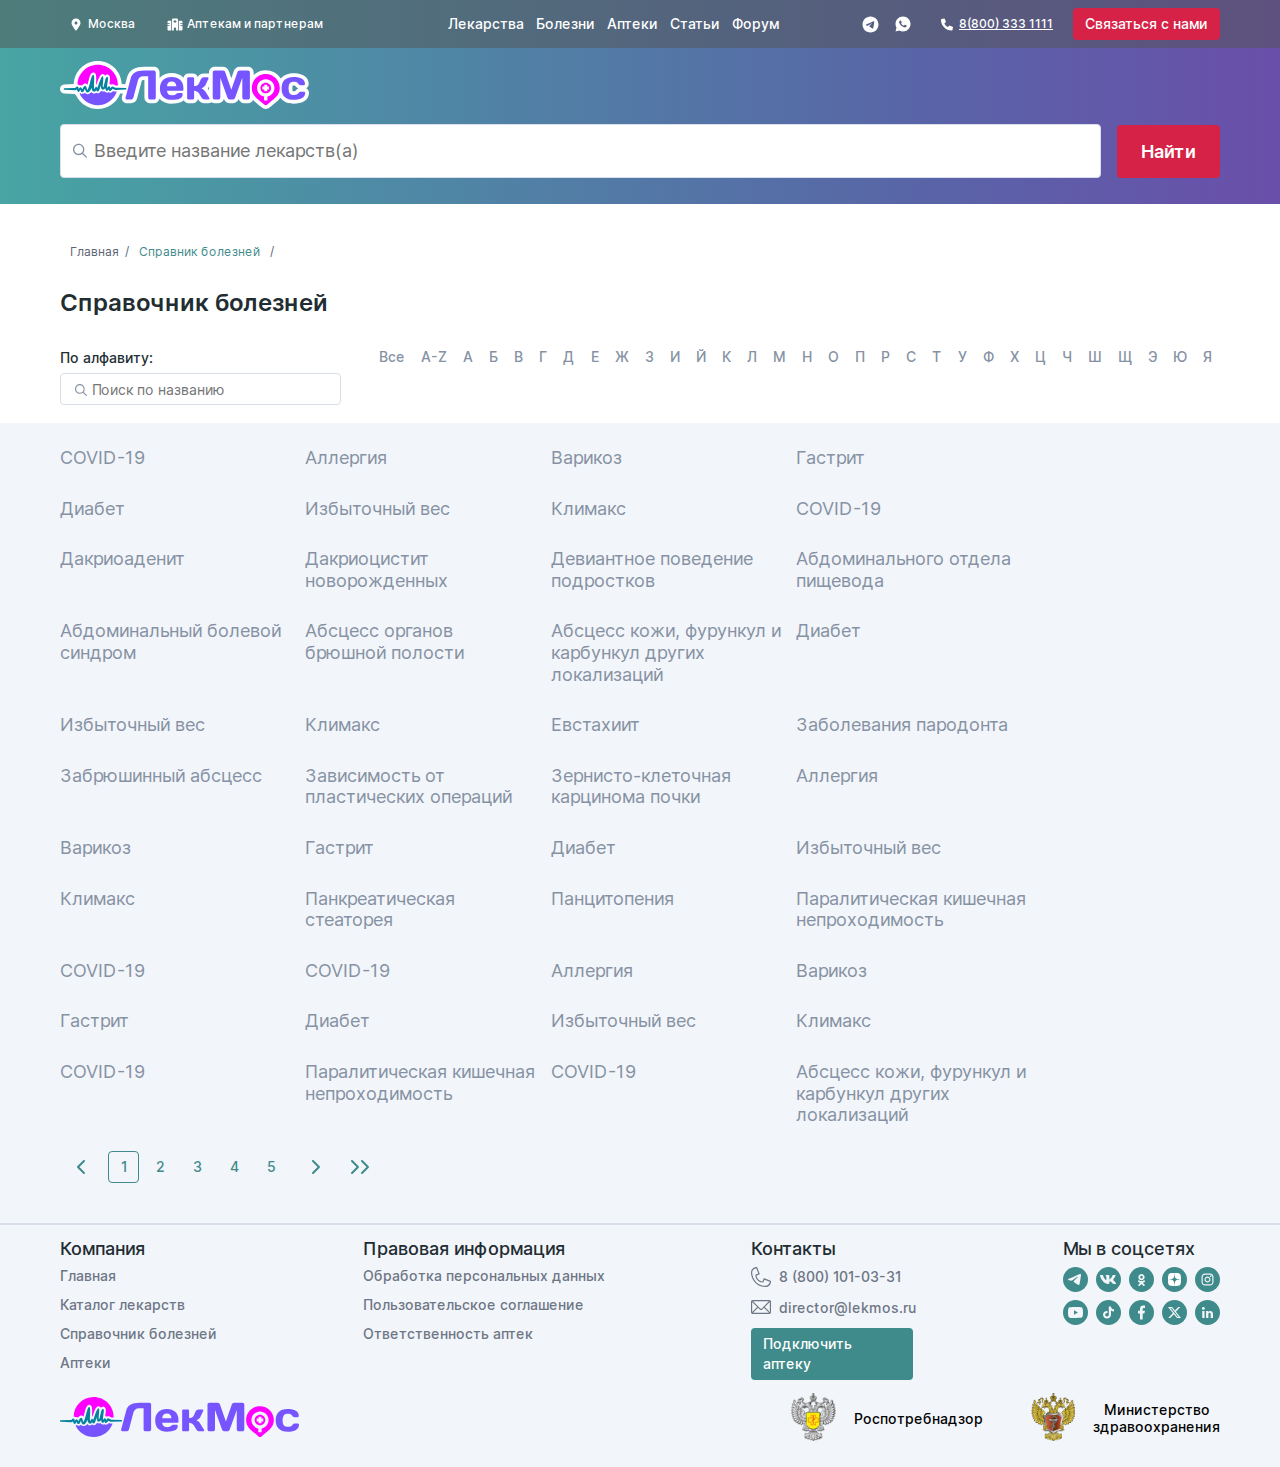
<file: health.html>
<!DOCTYPE html>
<html lang="ru">
  <head>
    <meta charset="UTF-8">
    <meta name="viewport" content="width=device-width, initial-scale=1.0">
    <title>Lekmos</title>
  
    <link rel="preload" href="fonts/Inter-Regular.woff" as="font" type="font/woff" crossorigin>
    <link rel="preload" href="fonts/Inter-Regular.woff2" as="font" type="font/woff" crossorigin>
    <link rel="preload" href="fonts/Inter-Medium.woff" as="font" type="font/woff2" crossorigin>
    <link rel="preload" href="fonts/Inter-Medium.woff2" as="font" type="font/woff2" crossorigin>
    <link rel="preload" href="fonts/Inter-SemiBold.woff" as="font" type="font/woff2" crossorigin>
    <link rel="preload" href="fonts/Inter-SemiBold.woff2" as="font" type="font/woff2" crossorigin>
    <link rel="preload" href="fonts/Inter-Bold.woff" as="font" type="font/woff2" crossorigin>
    <link rel="preload" href="fonts/Inter-Bold.woff2" as="font" type="font/woff2" crossorigin>
    <link rel="preload" href="fonts/fa-regular-400.woff2" as="font" type="font/woff2" crossorigin>
    <link rel="preload" href="fonts/fa-solid-900.woff2" as="font" type="font/woff2" crossorigin>
  
    <link rel="stylesheet" href="css/normalize.css">
    <link rel="stylesheet" href="css/swiper-bundle.min.css">
    <link rel="stylesheet" href="css/style.css">
  
    <script defer src="js/swiper-bundle.min.js"></script>
    <script src="https://api-maps.yandex.ru/2.1/?apikey=вашAPI-ключ&lang=ru_RU"></script>
    <script defer src="js/script.js"></script>
  </head>
<body id="scroll">
  <header class="header">
    <div class="header-up">
      <div class="container header-up__container">
        <div class="header-up__left-btn">
          <button class="header-up__location" id="modal__btn">
            <svg width="16" height="16" viewBox="0 0 16 16" fill="none" xmlns="http://www.w3.org/2000/svg">
              <path d="M7.4375 14.2188C6.21875 12.6953 3.5 9.0625 3.5 7C3.5 4.51562 5.49219 2.5 8 2.5C10.4844 2.5 12.5 4.51562 12.5 7C12.5 9.0625 9.75781 12.6953 8.53906 14.2188C8.25781 14.5703 7.71875 14.5703 7.4375 14.2188ZM8 8.5C8.82031 8.5 9.5 7.84375 9.5 7C9.5 6.17969 8.82031 5.5 8 5.5C7.15625 5.5 6.5 6.17969 6.5 7C6.5 7.84375 7.15625 8.5 8 8.5Z" fill="white"/>
            </svg>
            Москва
          </button>
          <a href="for_pharmacies.html" class="header-up__connect">
            <svg width="16" height="16" viewBox="0 0 16 16" fill="none" xmlns="http://www.w3.org/2000/svg">
              <path d="M5 3.625C5 3.01562 5.49219 2.5 6.125 2.5H9.875C10.4844 2.5 11 3.01562 11 3.625V14.5H9.125V12.625C9.125 12.0156 8.60938 11.5 8 11.5C7.36719 11.5 6.875 12.0156 6.875 12.625V14.5H5V3.625ZM7.8125 4C7.60156 4 7.4375 4.1875 7.4375 4.375V4.9375H6.875C6.66406 4.9375 6.5 5.125 6.5 5.3125V5.6875C6.5 5.89844 6.66406 6.0625 6.875 6.0625H7.4375V6.625C7.4375 6.83594 7.60156 7 7.8125 7H8.1875C8.375 7 8.5625 6.83594 8.5625 6.625V6.0625H9.125C9.3125 6.0625 9.5 5.89844 9.5 5.6875V5.3125C9.5 5.125 9.3125 4.9375 9.125 4.9375H8.5625V4.375C8.5625 4.1875 8.375 4 8.1875 4H7.8125ZM4.25 4.75V14.5H1.625C0.992188 14.5 0.5 14.0078 0.5 13.375V10H2.375C2.5625 10 2.75 9.83594 2.75 9.625C2.75 9.4375 2.5625 9.25 2.375 9.25H0.5V7.75H2.375C2.5625 7.75 2.75 7.58594 2.75 7.375C2.75 7.1875 2.5625 7 2.375 7H0.5V5.875C0.5 5.26562 0.992188 4.75 1.625 4.75H4.25ZM14.375 4.75C14.9844 4.75 15.5 5.26562 15.5 5.875V7H13.625C13.4141 7 13.25 7.1875 13.25 7.375C13.25 7.58594 13.4141 7.75 13.625 7.75H15.5V9.25H13.625C13.4141 9.25 13.25 9.4375 13.25 9.625C13.25 9.83594 13.4141 10 13.625 10H15.5V13.375C15.5 14.0078 14.9844 14.5 14.375 14.5H11.75V4.75H14.375Z" fill="white"/>
            </svg>
            <span class="header-up__connect-text">Аптекам и партнерам</span>
          </a>
        </div>
        <div class="modal" id="modal-connect">
          <div class="modal-content">
            <div class="modal-up">
              <button class="modal__btn-close modal-connect__btn-close"></button>
              <h2 class="modal-heading">Хотите разместить свою аптеку?</h2>
            </div>
            <div class="modal-main">
              <p class="modal-main__descr">Для размещения в информационной справке на сайте www.lekmos.ru и в голосовой электронной справке, заполните форму и наши менеджеры с вами свяжутся.</p>
              <form class="modal-form" action="#" autocomplete="off">
                <div class="input-box">
                  <label class="modal__label-form" for="name">Название аптеки (аптечной сети)</label>
                  <input class="modal__input-form" id="name" type="text" aria-label="Введите название аптеки" name="name">
                </div>
                <div class="input-box">
                  <label class="modal__label-form" for="email">E-mail</label>
                  <input class="modal__input-form" id="email" type="email" aria-label="Введите email" name="email">
                </div>
                <div class="input-box">
                  <label class="modal__label-form" for="phone">Телефон</label>
                  <input class="modal__input-form" id="phone" type="text" aria-label="Введите телефон" name="phone">
                </div>
                <div class="input-box">
                  <label class="modal__label-form" for="contact">Контактное лицо</label>
                  <input class="modal__input-form" id="contact" type="text" aria-label="Введите имя" name="contact">
                </div>
                <div class="modal-main__bottom">
                  <p class="modal-main__descr modal-main__descr-bottom">Либо свяжитесь с нами по адресам <a class="modal-link" href="mail:director@lekmos.ru">director@lekmos.ru </a><a class="modal-link" href="mail:admin@lekmos.ru">admin@lekmos.ru</a></p>
                  <p class="modal-main__descr modal-main__descr-bottom">или телефонам: <a class="modal-main__descr" href="tel:+79262440164">+7&nbsp;(926)&nbsp;244-01-64, </a><a class="modal-main__descr" href="tel:+79859927773">+7&nbsp;(985)&nbsp;992-77-73, </a><a class="modal-main__descr" href="tel:+79258804108">+7&nbsp;(925)&nbsp;880-41-08 </a><a class="modal-main__descr" href="tel:+79911256701">+7&nbsp;(991)&nbsp;125-67-01</a></p>
                </div>
                <button class="modal-main__btn green-btn" type="submit">Отправить</button>
              </form>
            </div>
          </div>
        </div>
        <div class="modal" id="modal-final">
          <div class="modal-content modal-content__final">
            <div class="modal-up">
              <button class="modal__btn-close modal-final__btn-close"></button>
              <h2 class="modal-heading">Данные отправлены</h2>
            </div>
            <div class="modal-main modal-main__final">
              <p class="modal-final__descr">
                <span class="modal-final__text">Благодарим за регистрацию!</span>
                <span class="modal-final__text">Наши менеджеры свяжутся с вами в ближайшее время</span>
              </p>
              <button class="modal-final__btn green-btn">ОК</button>
            </div>
          </div>
        </div>
        <div class="modal" id="modal__city">
          <div class="modal-content">
            <button class="modal__btn-close" id="close-city-btn"></button>
            <h2 class="modal-heading modal-heading__city">Выберите город</h2>
            <div class="modal-cont">
              <div class="modal-city">
                <ul class="modal-city__top-list">
                  <li class="modal-city__top-item"><a class="modal-city__top-link" href="#">Москва</a></li>
                  <li class="modal-city__top-item"><a class="modal-city__top-link" href="#">Санкт-Петербург</a></li>
                  <li class="modal-city__top-item"><a class="modal-city__top-link" href="#">Новосибирск</a></li>
                  <li class="modal-city__top-item"><a class="modal-city__top-link" href="#">Самара</a></li>
                  <li class="modal-city__top-item"><a class="modal-city__top-link" href="#">Казань</a></li>
                </ul>
                <form class="modal-city__form" action="#" autocomplete="off">
                  <div class="input-box modal-city__input-box">
                    <label class="modal-city__label" for="GET-name">Введите название города
                    </label>
                    <input class="modal-city__input" id="GET-name" type="text" aria-label="Введите город" placeholder="" name="name">
                  </div>
                  <button class="modal-city__form-btn" type="submit" aria-label="Начать поиск">
                    <svg width="24" height="24" viewBox="0 0 24 24" fill="none" xmlns="http://www.w3.org/2000/svg">
                      <path d="M11 20C15.9706 20 20 15.9706 20 11C20 6.02944 15.9706 2 11 2C6.02944 2 2 6.02944 2 11C2 15.9706 6.02944 20 11 20Z" stroke="#3F8B8B"/>
                      <path d="M22.0009 21.9999L18.7832 18.7822" stroke="#3F8B8B"/>
                    </svg>
                  </button>
                </form>
                <ul class="modal-city__bottom-list">
                  <li class="modal-city__top-item"><a class="modal-city__bottom-link" href="#">Брянск</a></li>
                  <li class="modal-city__top-item"><a class="modal-city__bottom-link" href="#">Брянск</a></li>
                  <li class="modal-city__top-item"><a class="modal-city__bottom-link" href="#">Брянск</a></li>
                  <li class="modal-city__top-item"><a class="modal-city__bottom-link" href="#">Брянск</a></li>
                  <li class="modal-city__top-item"><a class="modal-city__bottom-link" href="#">Дятьково</a></li>
                  <li class="modal-city__top-item"><a class="modal-city__bottom-link" href="#">Дятьково</a></li>
                  <li class="modal-city__top-item"><a class="modal-city__bottom-link" href="#">Дятьково</a></li>
                  <li class="modal-city__top-item"><a class="modal-city__bottom-link" href="#">Дятьково</a></li>
                  <li class="modal-city__top-item"><a class="modal-city__bottom-link" href="#">Клинцы</a></li>
                  <li class="modal-city__top-item"><a class="modal-city__bottom-link" href="#">Клинцы</a></li>
                  <li class="modal-city__top-item"><a class="modal-city__bottom-link" href="#">Клинцы</a></li>
                  <li class="modal-city__top-item"><a class="modal-city__bottom-link" href="#">Клинцы</a></li>
                  <li class="modal-city__top-item"><a class="modal-city__bottom-link" href="#">Новозыбков</a></li>
                  <li class="modal-city__top-item"><a class="modal-city__bottom-link" href="#">Новозыбков</a></li>
                  <li class="modal-city__top-item"><a class="modal-city__bottom-link" href="#">Новозыбков</a></li>
                  <li class="modal-city__top-item"><a class="modal-city__bottom-link" href="#">Новозыбков</a></li>
                  <li class="modal-city__top-item"><a class="modal-city__bottom-link" href="#">Унеча</a></li>
                  <li class="modal-city__top-item"><a class="modal-city__bottom-link" href="#">Унеча</a></li>
                  <li class="modal-city__top-item"><a class="modal-city__bottom-link" href="#">Унеча</a></li>
                  <li class="modal-city__top-item"><a class="modal-city__bottom-link" href="#">Унеча</a></li>
                  <li class="modal-city__top-item"><a class="modal-city__bottom-link" href="#">Бытошь</a></li>
                  <li class="modal-city__top-item"><a class="modal-city__bottom-link" href="#">Бытошь</a></li>
                  <li class="modal-city__top-item"><a class="modal-city__bottom-link" href="#">Бытошь</a></li>
                  <li class="modal-city__top-item"><a class="modal-city__bottom-link" href="#">Бытошь</a></li>
                  <li class="modal-city__top-item"><a class="modal-city__bottom-link" href="#">Выгоничи</a></li>
                  <li class="modal-city__top-item"><a class="modal-city__bottom-link" href="#">Выгоничи</a></li>
                  <li class="modal-city__top-item"><a class="modal-city__bottom-link" href="#">Выгоничи</a></li>
                  <li class="modal-city__top-item"><a class="modal-city__bottom-link" href="#">Выгоничи</a></li>
                  <li class="modal-city__top-item"><a class="modal-city__bottom-link" href="#">Глинищево</a></li>
                  <li class="modal-city__top-item"><a class="modal-city__bottom-link" href="#">Глинищево</a></li>
                  <li class="modal-city__top-item"><a class="modal-city__bottom-link" href="#">Глинищево</a></li>
                  <li class="modal-city__top-item"><a class="modal-city__bottom-link" href="#">Глинищево</a></li>
                </ul>
              </div>
            </div>
          </div>
        </div>
        <nav>
          <ul class="header-up__list">
            <li class="header-up__item"><a class="header-up__link" href="catalog.html">Лекарства</a></li>
            <li class="header-up__item"><a class="header-up__link" href="health.html">Болезни</a></li>
            <li class="header-up__item"><a class="header-up__link" href="pharmacies.html">Аптеки</a></li>
            <li class="header-up__item"><a class="header-up__link" href="article.html">Статьи</a></li>
            <li class="header-up__item"><a class="header-up__link" href="#">Форум</a></li>
          </ul>
        </nav>
        <button class="header-burger" aria-label="Открыть или закрыть меню"></button>
        <div class="header-mobile__burger-menu">
          <nav class="header-mobile__burger-nav">
            <ul class="header-mobile__list">
              <li class="header-mobile__item"><a class="header-mobile__link" href="catalog.html">Лекарства</a></li>
              <li class="header-mobile__item"><a class="header-mobile__link" href="health.html">Болезни</a></li>
              <li class="header-mobile__item"><a class="header-mobile__link" href="pharmacies.html">Аптеки</a></li>
              <li class="header-mobile__item"><a class="header-mobile__link" href="article.html">Статьи</a></li>
              <li class="header-mobile__item"><a class="header-mobile__link" href="#">Форум</a></li>
            </ul>
          </nav>
          <div class="header-mobile__bottom">
            <span class="header-mobile__social-title">Связаться</span>
            <ul class="header-mobile__social-list">
              <li class="header-up__social-item">
                <a class="section-hero__icon" href="tel:+78003331111" aria-label="Позвонить">
                  <svg width="23" height="23" viewBox="0 0 23 23" fill="none" xmlns="http://www.w3.org/2000/svg">
                    <path d="M21.957 17.3789L20.9258 21.7188C20.7969 22.3633 20.2812 22.793 19.6367 22.793C8.80859 22.75 0 13.9414 0 3.11328C0 2.46875 0.386719 1.95312 1.03125 1.82422L5.37109 0.792969C5.97266 0.664062 6.61719 1.00781 6.875 1.56641L8.89453 6.25C9.10938 6.80859 8.98047 7.45312 8.50781 7.79688L6.1875 9.6875C7.64844 12.6523 10.0547 15.0586 13.0625 16.5195L14.9531 14.1992C15.2969 13.7695 15.9414 13.5977 16.5 13.8125L21.1836 15.832C21.7422 16.1328 22.0859 16.7773 21.957 17.3789Z" fill="#6951AB"/>
                  </svg>
                </a>
              </li>
              <li class="header-up__social-item header-mobile__social-item">
                <a class="header-up__icon" href="#" aria-label="Ссылка на чат в Телеграм">
                  <svg width="30" height="30" viewBox="0 0 30 30" fill="none" xmlns="http://www.w3.org/2000/svg">
                    <path d="M15 3C8.376 3 3 8.376 3 15C3 21.624 8.376 27 15 27C21.624 27 27 21.624 27 15C27 8.376 21.624 3 15 3ZM20.568 11.16C20.388 13.056 19.608 17.664 19.212 19.788C19.044 20.688 18.708 20.988 18.396 21.024C17.7 21.084 17.172 20.568 16.5 20.124C15.444 19.428 14.844 18.996 13.824 18.324C12.636 17.544 13.404 17.112 14.088 16.416C14.268 16.236 17.34 13.44 17.4 13.188C17.4083 13.1498 17.4072 13.1102 17.3968 13.0726C17.3863 13.0349 17.3668 13.0004 17.34 12.972C17.268 12.912 17.172 12.936 17.088 12.948C16.98 12.972 15.3 14.088 12.024 16.296C11.544 16.62 11.112 16.788 10.728 16.776C10.296 16.764 9.48 16.536 8.868 16.332C8.112 16.092 7.524 15.96 7.572 15.54C7.596 15.324 7.896 15.108 8.46 14.88C11.964 13.356 14.292 12.348 15.456 11.868C18.792 10.476 19.476 10.236 19.932 10.236C20.028 10.236 20.256 10.26 20.4 10.38C20.52 10.476 20.556 10.608 20.568 10.704C20.556 10.776 20.58 10.992 20.568 11.16Z" fill="#6951AB"/>
                  </svg>
                </a>
              </li>
              <li class="header-up__social-item header-mobile__social-item">
                <a class="header-up__icon" href="#" aria-label="Ссылка на чат What's app">
                  <svg width="27" height="27" viewBox="0 0 27 27" fill="none" xmlns="http://www.w3.org/2000/svg">
                    <path d="M13.5012 2.25C19.7146 2.25 24.7512 7.28663 24.7512 13.5C24.7512 19.7134 19.7146 24.75 13.5012 24.75C11.5131 24.7532 9.55998 24.2271 7.84249 23.2256L2.25574 24.75L3.77674 19.161C2.77447 17.443 2.24792 15.489 2.25124 13.5C2.25124 7.28663 7.28786 2.25 13.5012 2.25ZM9.66724 8.2125L9.44224 8.2215C9.29657 8.23037 9.15421 8.26864 9.02374 8.334C8.9017 8.40311 8.7903 8.4895 8.69299 8.5905C8.55799 8.71763 8.48149 8.82788 8.39936 8.93475C7.98325 9.47577 7.75921 10.14 7.76261 10.8225C7.76486 11.3737 7.90886 11.9104 8.13386 12.4121C8.59399 13.4269 9.35111 14.5012 10.3501 15.4969C10.5909 15.7365 10.8271 15.9773 11.0814 16.2011C12.3227 17.294 13.8019 18.0822 15.4014 18.5029L16.0404 18.6007C16.2485 18.612 16.4566 18.5963 16.6659 18.5861C16.9935 18.5692 17.3134 18.4805 17.603 18.3263C17.7503 18.2504 17.8941 18.1678 18.0339 18.0787C18.0339 18.0787 18.0822 18.0472 18.1745 17.9775C18.3264 17.865 18.4197 17.7851 18.5457 17.6535C18.6391 17.5568 18.7201 17.4431 18.782 17.3138C18.8697 17.1304 18.9575 16.7805 18.9935 16.4891C19.0205 16.2664 19.0126 16.1449 19.0092 16.0695C19.0047 15.9491 18.9046 15.8243 18.7955 15.7714L18.1407 15.4778C18.1407 15.4778 17.162 15.0514 16.5635 14.7791C16.5009 14.7518 16.4338 14.7361 16.3655 14.733C16.2885 14.7251 16.2107 14.7338 16.1374 14.7584C16.064 14.783 15.9968 14.8231 15.9402 14.8759C15.9346 14.8736 15.8592 14.9377 15.0459 15.9233C14.9992 15.986 14.9349 16.0334 14.8611 16.0594C14.7874 16.0855 14.7076 16.089 14.6319 16.0695C14.5586 16.0498 14.4868 16.025 14.417 15.9953C14.2775 15.9368 14.2291 15.9142 14.1335 15.8737C13.4878 15.592 12.89 15.2113 12.3616 14.7454C12.2199 14.6216 12.0882 14.4866 11.9532 14.3561C11.5106 13.9323 11.1249 13.4528 10.8057 12.9296L10.7394 12.8228C10.6917 12.7509 10.6531 12.6735 10.6246 12.5921C10.5819 12.4268 10.6932 12.294 10.6932 12.294C10.6932 12.294 10.9666 11.9948 11.0937 11.8327C11.2175 11.6753 11.3221 11.5223 11.3896 11.4131C11.5224 11.1994 11.564 10.98 11.4942 10.8101C11.1792 10.0406 10.853 9.2745 10.5177 8.514C10.4514 8.36325 10.2545 8.25525 10.0756 8.23387C10.0149 8.22712 9.95411 8.22038 9.89336 8.21588C9.74228 8.20837 9.59089 8.20987 9.43999 8.22038L9.66611 8.21137L9.66724 8.2125Z" fill="#6951AB"/>
                  </svg>
                </a>
              </li>
              <li class="header-up__social-item header-mobile__social-item">
                <a class="header-up__icon" href="https://vk.com/lekmos" aria-label="Ссылка на группу вконтакте">
                  <svg width="25" height="25" viewBox="0 0 25 25" fill="none" xmlns="http://www.w3.org/2000/svg">
                    <circle cx="12.5" cy="12.5" r="12.5" fill="#6951AB"/>
                    <path fill-rule="evenodd" clip-rule="evenodd" d="M17.6051 16.9988H19.3566C19.856 16.9988 20.1069 16.7624 19.9568 16.3009C19.5799 15.5823 19.0816 14.9262 18.4814 14.3597C18.2803 14.1348 18.0319 13.9046 17.8096 13.6987C17.5753 13.4817 17.3704 13.2916 17.2809 13.164C17.0168 12.8446 17.0925 12.7025 17.2809 12.4298C18.2066 11.2383 18.9946 9.95599 19.6315 8.60518C19.7431 8.25056 19.6315 8.00165 19.1069 8.00165H17.3554C17.1913 7.99083 17.0279 8.03135 16.8903 8.11653C16.8375 8.14928 16.7896 8.18813 16.7476 8.23169C16.6799 8.30161 16.627 8.38403 16.5931 8.47449C16.0535 9.69625 15.3288 10.8373 14.4418 11.8615C14.0288 12.2524 13.8548 12.3707 13.6291 12.3707C13.5526 12.3707 13.4533 12.3162 13.3975 12.1703C13.371 12.1012 13.3542 12.0113 13.3542 11.8967V8.60518C13.3542 8.17897 13.2293 8.00165 12.8536 8.00165H10.1021C9.98981 7.99722 9.88009 8.03439 9.79629 8.10516C9.71238 8.17619 9.66112 8.27526 9.65308 8.38125C9.65308 8.53636 9.74563 8.64569 9.86376 8.78499C10.0524 9.00753 10.306 9.30667 10.3518 9.99066V12.4298C10.3518 12.9628 10.2533 13.0571 10.0276 13.0571C9.4394 13.0571 7.98921 10.9977 7.13925 8.62905C6.96282 8.19146 6.80074 8.00165 6.35056 8.00165H4.60024C4.09965 8.00165 4 8.22669 4 8.4756C4.45737 10.4852 5.40359 12.3662 6.76352 13.9687C7.33636 14.8383 8.11919 15.5665 9.04754 16.0936C9.97589 16.6207 11.0232 16.9311 12.1033 16.9999C13.2161 16.9999 13.3542 16.7635 13.3542 16.36V14.8688C13.3542 14.3949 13.4538 14.3006 13.8164 14.3006C14.0793 14.3006 14.5174 14.4188 15.5547 15.3655C15.9101 15.7022 16.1772 15.9835 16.3945 16.2127C16.9039 16.7493 17.1407 16.9988 17.6051 16.9988Z" fill="#F2F5FA"/>
                  </svg>
                </a>
              </li>
            </ul>
          </div>
        </div>
        <div class="header-up__right-btn">
          <a class="header-up__tg-btn" href="#" aria-label="Ссылка на чат в Телеграм"></a>
          <a class="header-up__wa-btn" href="#" aria-label="Ссылка на чат What's app"></a>
          <a href="tel:+78003331111" class="header-up__phone-btn">
            <svg class="header-up__contacts-icon" width="16" height="16" viewBox="0 0 16 16" fill="none" xmlns="http://www.w3.org/2000/svg">
              <path d="M13.9766 11.5703L13.4141 13.9375C13.3438 14.2891 13.0625 14.5234 12.7109 14.5234C6.80469 14.5 2 9.69531 2 3.78906C2 3.4375 2.21094 3.15625 2.5625 3.08594L4.92969 2.52344C5.25781 2.45312 5.60938 2.64062 5.75 2.94531L6.85156 5.5C6.96875 5.80469 6.89844 6.15625 6.64062 6.34375L5.375 7.375C6.17188 8.99219 7.48438 10.3047 9.125 11.1016L10.1562 9.83594C10.3438 9.60156 10.6953 9.50781 11 9.625L13.5547 10.7266C13.8594 10.8906 14.0469 11.2422 13.9766 11.5703Z" fill="white"/>
            </svg>
            <span class="header-up__contacts-text">8(800)&nbsp;333&nbsp;1111</span>
          </a>
          <button class="red-btn header-up__btn btnsConnect">Связаться с нами</button>
        </div>
      </div>
      <div class="header-middle container">
        <a href="tel:+78003331111" class="header-middle__phone-btn">
          <svg class="header-up__contacts-icon" width="16" height="16" viewBox="0 0 16 16" fill="none" xmlns="http://www.w3.org/2000/svg">
            <path d="M13.9766 11.5703L13.4141 13.9375C13.3438 14.2891 13.0625 14.5234 12.7109 14.5234C6.80469 14.5 2 9.69531 2 3.78906C2 3.4375 2.21094 3.15625 2.5625 3.08594L4.92969 2.52344C5.25781 2.45312 5.60938 2.64062 5.75 2.94531L6.85156 5.5C6.96875 5.80469 6.89844 6.15625 6.64062 6.34375L5.375 7.375C6.17188 8.99219 7.48438 10.3047 9.125 11.1016L10.1562 9.83594C10.3438 9.60156 10.6953 9.50781 11 9.625L13.5547 10.7266C13.8594 10.8906 14.0469 11.2422 13.9766 11.5703Z" fill="white"/>
          </svg>
          <span class="header-up__contacts-text">8(800)&nbsp;333&nbsp;1111</span>
        </a>
        <ul class="header-middle__social-list">
          <li class="header-middle__social-item">
            <a class="header-up__icon" href="#" aria-label="Ссылка на чат в Телеграм">
              <svg width="30" height="30" viewBox="0 0 30 30" fill="none" xmlns="http://www.w3.org/2000/svg">
                <path d="M15 3C8.376 3 3 8.376 3 15C3 21.624 8.376 27 15 27C21.624 27 27 21.624 27 15C27 8.376 21.624 3 15 3ZM20.568 11.16C20.388 13.056 19.608 17.664 19.212 19.788C19.044 20.688 18.708 20.988 18.396 21.024C17.7 21.084 17.172 20.568 16.5 20.124C15.444 19.428 14.844 18.996 13.824 18.324C12.636 17.544 13.404 17.112 14.088 16.416C14.268 16.236 17.34 13.44 17.4 13.188C17.4083 13.1498 17.4072 13.1102 17.3968 13.0726C17.3863 13.0349 17.3668 13.0004 17.34 12.972C17.268 12.912 17.172 12.936 17.088 12.948C16.98 12.972 15.3 14.088 12.024 16.296C11.544 16.62 11.112 16.788 10.728 16.776C10.296 16.764 9.48 16.536 8.868 16.332C8.112 16.092 7.524 15.96 7.572 15.54C7.596 15.324 7.896 15.108 8.46 14.88C11.964 13.356 14.292 12.348 15.456 11.868C18.792 10.476 19.476 10.236 19.932 10.236C20.028 10.236 20.256 10.26 20.4 10.38C20.52 10.476 20.556 10.608 20.568 10.704C20.556 10.776 20.58 10.992 20.568 11.16Z" fill="#6951AB"/>
              </svg>
            </a>
          </li>
          <li class="header-middle__social-item">
            <a class="header-up__icon header-middle__icon" href="#" aria-label="Ссылка на чат What's app">
              <svg width="27" height="27" viewBox="0 0 27 27" fill="none" xmlns="http://www.w3.org/2000/svg">
                <path d="M13.5012 2.25C19.7146 2.25 24.7512 7.28663 24.7512 13.5C24.7512 19.7134 19.7146 24.75 13.5012 24.75C11.5131 24.7532 9.55998 24.2271 7.84249 23.2256L2.25574 24.75L3.77674 19.161C2.77447 17.443 2.24792 15.489 2.25124 13.5C2.25124 7.28663 7.28786 2.25 13.5012 2.25ZM9.66724 8.2125L9.44224 8.2215C9.29657 8.23037 9.15421 8.26864 9.02374 8.334C8.9017 8.40311 8.7903 8.4895 8.69299 8.5905C8.55799 8.71763 8.48149 8.82788 8.39936 8.93475C7.98325 9.47577 7.75921 10.14 7.76261 10.8225C7.76486 11.3737 7.90886 11.9104 8.13386 12.4121C8.59399 13.4269 9.35111 14.5012 10.3501 15.4969C10.5909 15.7365 10.8271 15.9773 11.0814 16.2011C12.3227 17.294 13.8019 18.0822 15.4014 18.5029L16.0404 18.6007C16.2485 18.612 16.4566 18.5963 16.6659 18.5861C16.9935 18.5692 17.3134 18.4805 17.603 18.3263C17.7503 18.2504 17.8941 18.1678 18.0339 18.0787C18.0339 18.0787 18.0822 18.0472 18.1745 17.9775C18.3264 17.865 18.4197 17.7851 18.5457 17.6535C18.6391 17.5568 18.7201 17.4431 18.782 17.3138C18.8697 17.1304 18.9575 16.7805 18.9935 16.4891C19.0205 16.2664 19.0126 16.1449 19.0092 16.0695C19.0047 15.9491 18.9046 15.8243 18.7955 15.7714L18.1407 15.4778C18.1407 15.4778 17.162 15.0514 16.5635 14.7791C16.5009 14.7518 16.4338 14.7361 16.3655 14.733C16.2885 14.7251 16.2107 14.7338 16.1374 14.7584C16.064 14.783 15.9968 14.8231 15.9402 14.8759C15.9346 14.8736 15.8592 14.9377 15.0459 15.9233C14.9992 15.986 14.9349 16.0334 14.8611 16.0594C14.7874 16.0855 14.7076 16.089 14.6319 16.0695C14.5586 16.0498 14.4868 16.025 14.417 15.9953C14.2775 15.9368 14.2291 15.9142 14.1335 15.8737C13.4878 15.592 12.89 15.2113 12.3616 14.7454C12.2199 14.6216 12.0882 14.4866 11.9532 14.3561C11.5106 13.9323 11.1249 13.4528 10.8057 12.9296L10.7394 12.8228C10.6917 12.7509 10.6531 12.6735 10.6246 12.5921C10.5819 12.4268 10.6932 12.294 10.6932 12.294C10.6932 12.294 10.9666 11.9948 11.0937 11.8327C11.2175 11.6753 11.3221 11.5223 11.3896 11.4131C11.5224 11.1994 11.564 10.98 11.4942 10.8101C11.1792 10.0406 10.853 9.2745 10.5177 8.514C10.4514 8.36325 10.2545 8.25525 10.0756 8.23387C10.0149 8.22712 9.95411 8.22038 9.89336 8.21588C9.74228 8.20837 9.59089 8.20987 9.43999 8.22038L9.66611 8.21137L9.66724 8.2125Z" fill="#6951AB"/>
              </svg>
            </a>
          </li>
          <li class="header-middle__social-item">
            <a class="header-up__icon" href="https://vk.com/lekmos" aria-label="Ссылка на группу вконтакте">
              <svg width="25" height="25" viewBox="0 0 25 25" fill="none" xmlns="http://www.w3.org/2000/svg">
                <circle cx="12.5" cy="12.5" r="12.5" fill="#6951AB"/>
                <path fill-rule="evenodd" clip-rule="evenodd" d="M17.6051 16.9988H19.3566C19.856 16.9988 20.1069 16.7624 19.9568 16.3009C19.5799 15.5823 19.0816 14.9262 18.4814 14.3597C18.2803 14.1348 18.0319 13.9046 17.8096 13.6987C17.5753 13.4817 17.3704 13.2916 17.2809 13.164C17.0168 12.8446 17.0925 12.7025 17.2809 12.4298C18.2066 11.2383 18.9946 9.95599 19.6315 8.60518C19.7431 8.25056 19.6315 8.00165 19.1069 8.00165H17.3554C17.1913 7.99083 17.0279 8.03135 16.8903 8.11653C16.8375 8.14928 16.7896 8.18813 16.7476 8.23169C16.6799 8.30161 16.627 8.38403 16.5931 8.47449C16.0535 9.69625 15.3288 10.8373 14.4418 11.8615C14.0288 12.2524 13.8548 12.3707 13.6291 12.3707C13.5526 12.3707 13.4533 12.3162 13.3975 12.1703C13.371 12.1012 13.3542 12.0113 13.3542 11.8967V8.60518C13.3542 8.17897 13.2293 8.00165 12.8536 8.00165H10.1021C9.98981 7.99722 9.88009 8.03439 9.79629 8.10516C9.71238 8.17619 9.66112 8.27526 9.65308 8.38125C9.65308 8.53636 9.74563 8.64569 9.86376 8.78499C10.0524 9.00753 10.306 9.30667 10.3518 9.99066V12.4298C10.3518 12.9628 10.2533 13.0571 10.0276 13.0571C9.4394 13.0571 7.98921 10.9977 7.13925 8.62905C6.96282 8.19146 6.80074 8.00165 6.35056 8.00165H4.60024C4.09965 8.00165 4 8.22669 4 8.4756C4.45737 10.4852 5.40359 12.3662 6.76352 13.9687C7.33636 14.8383 8.11919 15.5665 9.04754 16.0936C9.97589 16.6207 11.0232 16.9311 12.1033 16.9999C13.2161 16.9999 13.3542 16.7635 13.3542 16.36V14.8688C13.3542 14.3949 13.4538 14.3006 13.8164 14.3006C14.0793 14.3006 14.5174 14.4188 15.5547 15.3655C15.9101 15.7022 16.1772 15.9835 16.3945 16.2127C16.9039 16.7493 17.1407 16.9988 17.6051 16.9988Z" fill="#F2F5FA"/>
              </svg>
            </a>
          </li>
        </ul>
      </div>
    </div>
    
    <div class="header-down container">
      <div class="header-down__logo">
        <img src="img/Logo-header.svg" alt="Логотип">
      </div>
      <form action="#" class="header-down__form">
        <input class="header-down__form-input" type="text" placeholder="Введите название лекарств(а)">
        <button class="header-down__form-btn red-btn" type="submit">Найти</button> 
      </form>
      <div class="modal-overlay" id="modal-dropdown"></div>
      <div class="header__dropdown-menu">
        <div class="dropdown-menu__item">
          <a class="dropdown-menu__link" href="#">
            <span class="dropdown-menu__name">Цитраль</span>
          </a>
        </div>
        <div class="dropdown-menu__item">
          <a class="dropdown-menu__link" href="#">
            <span class="dropdown-menu__name">Цитрамон П</span>
            <span class="dropdown-menu__count">544 шт от <span class="dropdown-menu__price">17₽</span></span>
          </a>
        </div>
        <div class="dropdown-menu__item">
          <a class="dropdown-menu__link" href="#">
            <span class="dropdown-menu__name">Магния цитрат</span>
            <span class="dropdown-menu__count">16 шт от <span class="dropdown-menu__price">670₽</span></span>
          </a>
        </div>
        <div class="dropdown-menu__item">
          <a class="dropdown-menu__link" href="#">
            <span class="dropdown-menu__name">Висмута трикалия дицитрат</span>
            <span class="dropdown-menu__count">90 шт от <span class="dropdown-menu__price">230₽</span></span>
          </a>
        </div>
        <div class="dropdown-menu__item">
          <a class="dropdown-menu__link" href="#">
            <span class="dropdown-menu__name">Цитрамон П</span>
            <span class="dropdown-menu__count">544 шт от <span class="dropdown-menu__price">17₽</span></span>
          </a>
        </div>
        <div class="dropdown-menu__item">
          <a class="dropdown-menu__link" href="#">
            <span class="dropdown-menu__name">Магния цитрат</span>
            <span class="dropdown-menu__count">16 шт от <span class="dropdown-menu__price">670₽</span></span>
          </a>
        </div>
        <div class="dropdown-menu__item">
          <a class="dropdown-menu__link" href="#">
            <span class="dropdown-menu__name">Висмута трикалия дицитрат</span>
            <span class="dropdown-menu__count">90 шт от <span class="dropdown-menu__price">230₽</span></span>
          </a>
        </div>
        <div class="dropdown-menu__item">
          <a class="dropdown-menu__link" href="#">
            <span class="dropdown-menu__name">Цитрамон П</span>
            <span class="dropdown-menu__count">544 шт от <span class="dropdown-menu__price">17₽</span></span>
          </a>
        </div>
        <div class="dropdown-menu__item">
          <a class="dropdown-menu__link" href="#">
            <span class="dropdown-menu__name">Магния цитрат</span>
            <span class="dropdown-menu__count">16 шт от <span class="dropdown-menu__price">670₽</span></span>
          </a>
        </div>
        <div class="dropdown-menu__item">
          <a class="dropdown-menu__link" href="#">
            <span class="dropdown-menu__name">Висмута трикалия дицитрат Висмута трикалия дицитрат Висмута трикалия дицитрат</span>
            <span class="dropdown-menu__count">90 шт от <span class="dropdown-menu__price">230₽</span></span>
          </a>
        </div>
      </div>
    </div>
  </header>
  <main>
    <section class="section-alphabet">
      <div class="section-alphabet__top">
        <div class="container">
          <ul class="breadcrumbs breadcrumbs-mb">
            <li class="breadcrumbs-item"><a class="breadcrumbs-link" href="index.html">Главная</a></li>
            <li class="breadcrumbs-item active"><a class="breadcrumbs-link" href="health.html">Справник болезней</a></li>
            <li class="breadcrumbs-item breadcrumbs-item__hidden"><span class="breadcrumbs-link"></span></li>
          </ul>
          <h2 class="section-alphabet__heading heading-h2">Справочник болезней</h2>
          <div class="section-alphabet__content-wrap">
            <span class="section-alphabet__content-text">По алфавиту:</span>
            <div class="section-alphabet__content">
              <button class="section-alphabet__btn">Все</button>
              <button class="section-alphabet__btn">А-Z</button>
              <button class="section-alphabet__btn">А</button>
              <button class="section-alphabet__btn">Б</button>
              <button class="section-alphabet__btn">В</button>
              <button class="section-alphabet__btn">Г</button>
              <button class="section-alphabet__btn">Д</button>
              <button class="section-alphabet__btn">Е</button>
              <button class="section-alphabet__btn">Ж</button>
              <button class="section-alphabet__btn">З</button>
              <button class="section-alphabet__btn">И</button>
              <button class="section-alphabet__btn">Й</button>
              <button class="section-alphabet__btn">К</button>
              <button class="section-alphabet__btn">Л</button>
              <button class="section-alphabet__btn">М</button>
              <button class="section-alphabet__btn">Н</button>
              <button class="section-alphabet__btn">О</button>
              <button class="section-alphabet__btn">П</button>
              <button class="section-alphabet__btn">Р</button>
              <button class="section-alphabet__btn">С</button>
              <button class="section-alphabet__btn">Т</button>
              <button class="section-alphabet__btn">У</button>
              <button class="section-alphabet__btn">Ф</button>
              <button class="section-alphabet__btn">Х</button>
              <button class="section-alphabet__btn">Ц</button>
              <button class="section-alphabet__btn">Ч</button>
              <button class="section-alphabet__btn">Ш</button>
              <button class="section-alphabet__btn">Щ</button>
              <button class="section-alphabet__btn">Э</button>
              <button class="section-alphabet__btn">Ю</button>
              <button class="section-alphabet__btn">Я</button>
            </div>
            <input class="section-alphabet__input" type="text" placeholder="Поиск по названию">
          </div>
        </div>
      </div>
      <div class="section-alphabet__main container">
        <ul class="section-alphabet__main-list">
          <li class="section-alphabet__main-item"><a href="disease.html" class="section-alphabet__main-link">COVID-19</a></li>
          <li class="section-alphabet__main-item"><a href="disease.html" class="section-alphabet__main-link">Аллергия</a></li>
          <li class="section-alphabet__main-item"><a href="disease.html" class="section-alphabet__main-link">Варикоз</a></li>
          <li class="section-alphabet__main-item"><a href="disease.html" class="section-alphabet__main-link">Гастрит</a></li>
          <li class="section-alphabet__main-item"><a href="disease.html" class="section-alphabet__main-link">Диабет</a></li>
          <li class="section-alphabet__main-item"><a href="disease.html" class="section-alphabet__main-link">Избыточный вес</a></li>
          <li class="section-alphabet__main-item"><a href="disease.html" class="section-alphabet__main-link">Климакс</a></li>
          <li class="section-alphabet__main-item"><a href="disease.html" class="section-alphabet__main-link">COVID-19</a></li>
          <li class="section-alphabet__main-item"><a href="disease.html" class="section-alphabet__main-link">Дакриоаденит</a></li>
          <li class="section-alphabet__main-item"><a href="disease.html" class="section-alphabet__main-link">Дакриоцистит новорожденных</a></li>
          <li class="section-alphabet__main-item"><a href="disease.html" class="section-alphabet__main-link">Девиантное поведение подростков</a></li>
          <li class="section-alphabet__main-item"><a href="disease.html" class="section-alphabet__main-link">Абдоминального отдела пищевода</a></li>
          <li class="section-alphabet__main-item"><a href="disease.html" class="section-alphabet__main-link">Абдоминальный болевой синдром</a></li>
          <li class="section-alphabet__main-item"><a href="disease.html" class="section-alphabet__main-link">Абсцесс органов брюшной полости</a></li>
          <li class="section-alphabet__main-item"><a href="disease.html" class="section-alphabet__main-link">Абсцесс кожи, фурункул и карбункул других локализаций</a></li>
          <li class="section-alphabet__main-item"><a href="disease.html" class="section-alphabet__main-link">Диабет</a></li>
          <li class="section-alphabet__main-item"><a href="disease.html" class="section-alphabet__main-link">Избыточный вес</a></li>
          <li class="section-alphabet__main-item"><a href="disease.html" class="section-alphabet__main-link">Климакс</a></li>
          <li class="section-alphabet__main-item"><a href="disease.html" class="section-alphabet__main-link">Евстахиит</a></li>
          <li class="section-alphabet__main-item"><a href="disease.html" class="section-alphabet__main-link">Заболевания пародонта</a></li>
          <li class="section-alphabet__main-item"><a href="disease.html" class="section-alphabet__main-link">Забрюшинный абсцесс</a></li>
          <li class="section-alphabet__main-item"><a href="disease.html" class="section-alphabet__main-link">Зависимость от пластических операций</a></li>
          <li class="section-alphabet__main-item"><a href="disease.html" class="section-alphabet__main-link">Зернисто-клеточная карцинома почки</a></li>
          <li class="section-alphabet__main-item"><a href="disease.html" class="section-alphabet__main-link">Аллергия</a></li>
          <li class="section-alphabet__main-item"><a href="disease.html" class="section-alphabet__main-link">Варикоз</a></li>
          <li class="section-alphabet__main-item"><a href="disease.html" class="section-alphabet__main-link">Гастрит</a></li>
          <li class="section-alphabet__main-item"><a href="disease.html" class="section-alphabet__main-link">Диабет</a></li>
          <li class="section-alphabet__main-item"><a href="disease.html" class="section-alphabet__main-link">Избыточный вес</a></li>
          <li class="section-alphabet__main-item"><a href="disease.html" class="section-alphabet__main-link">Климакс</a></li>
          <li class="section-alphabet__main-item"><a href="disease.html" class="section-alphabet__main-link">Панкреатическая стеаторея</a></li>
          <li class="section-alphabet__main-item"><a href="disease.html" class="section-alphabet__main-link">Панцитопения</a></li>
          <li class="section-alphabet__main-item"><a href="disease.html" class="section-alphabet__main-link">Паралитическая кишечная непроходимость</a></li>
          <li class="section-alphabet__main-item"><a href="disease.html" class="section-alphabet__main-link">COVID-19</a></li>
          <li class="section-alphabet__main-item"><a href="disease.html" class="section-alphabet__main-link">COVID-19</a></li>
          <li class="section-alphabet__main-item"><a href="disease.html" class="section-alphabet__main-link">Аллергия</a></li>
          <li class="section-alphabet__main-item"><a href="disease.html" class="section-alphabet__main-link">Варикоз</a></li>
          <li class="section-alphabet__main-item"><a href="disease.html" class="section-alphabet__main-link">Гастрит</a></li>
          <li class="section-alphabet__main-item"><a href="disease.html" class="section-alphabet__main-link">Диабет</a></li>
          <li class="section-alphabet__main-item"><a href="disease.html" class="section-alphabet__main-link">Избыточный вес</a></li>
          <li class="section-alphabet__main-item"><a href="disease.html" class="section-alphabet__main-link">Климакс</a></li>
          <li class="section-alphabet__main-item"><a href="disease.html" class="section-alphabet__main-link">COVID-19</a></li>
          <li class="section-alphabet__main-item"><a href="disease.html" class="section-alphabet__main-link">Паралитическая кишечная непроходимость</a></li>
          <li class="section-alphabet__main-item"><a href="disease.html" class="section-alphabet__main-link">COVID-19</a></li>
          <li class="section-alphabet__main-item"><a href="disease.html" class="section-alphabet__main-link">Абсцесс кожи, фурункул и карбункул других локализаций</a></li>
        </ul>
        <div class="section-list__pagination section-tab__pagination">
          <a class="section-list__pagination-left" href="#"></a>
          <a class="section-list__pagination-number section-list__pagination-active" href="#">1</a>
          <a class="section-list__pagination-number" href="#">2</a>
          <a class="section-list__pagination-number" href="#">3</a>
          <a class="section-list__pagination-number" href="#">4</a>
          <a class="section-list__pagination-number" href="#">5</a>
          <a class="section-list__pagination-right" href="#"></a>
          <a class="section-list__pagination-last" href="#"></a>
        </div>
      </div>
    </section>

  </main>
  <footer class="footer">
    <div class="footer-up container">
      <ul class="footer-up__list">
        <li class="footer-up__item">
          <h2 class="footer-up__heading">Компания</h2>
          <nav>
            <ul class="footer-up__nav-list">
              <li class="footer-up__nav-item"><a class="footer-up__nav-link" href="index.html">Главная</a></li>
              <li class="footer-up__nav-item"><a class="footer-up__nav-link" href="catalog.html">Каталог лекарств</a></li>
              <li class="footer-up__nav-item"><a class="footer-up__nav-link" href="health.html">Справочник болезней</a></li>
              <li class="footer-up__nav-item"><a class="footer-up__nav-link" href="pharmacies.html">Аптеки</a></li>
            </ul>
          </nav>
        </li>
        <li class="footer-up__item">
          <h2 class="footer-up__heading">Правовая информация</h2>
          <nav>
            <ul class="footer-up__nav-list">
              <li class="footer-up__nav-item"><a class="footer-up__nav-link" href="#">Обработка персональных данных</a></li>
              <li class="footer-up__nav-item"><a class="footer-up__nav-link" href="#">Пользовательское соглашение</a></li>
              <li class="footer-up__nav-item"><a class="footer-up__nav-link" href="#">Ответственность аптек</a></li>
            </ul>
          </nav>
        </li>
        <li class="footer-up__item">
          <h2 class="footer-up__heading">Контакты</h2>
          <ul class="footer-up__nav-list">
            <li class="footer-up__nav-item">
              <a class="footer-up__nav-link footer-up__contact-link" href="tel:+78001010331">
                <svg class="footer-up__contact-icon" width="20" height="20" viewBox="0 0 20 20" fill="none" xmlns="http://www.w3.org/2000/svg">
                  <g id="icon/phone 1" clip-path="url(#clip0_701_9530)">
                  <path id="Vector" d="M14.3932 20C10.8871 20 7.14305 18.7117 4.21562 15.7843C1.29309 12.8618 0 9.12016 0 5.60676C0 2.51031 2.50516 0 5.60676 0C5.84637 0 6.0618 0.145859 6.15078 0.36832L8.66121 6.64437C8.78141 6.94484 8.63527 7.28582 8.33484 7.40602L5.57715 8.50906C5.77223 11.6816 8.31887 14.2281 11.4909 14.4229L12.594 11.6652C12.7139 11.3653 13.0548 11.2186 13.3557 11.3388L19.6316 13.8492C19.8541 13.9382 20 14.1536 20 14.3932C20 17.4897 17.4948 20 14.3932 20ZM5.2168 1.18867C2.97273 1.38285 1.17188 3.26465 1.17188 5.60676C1.17188 9.13832 2.54711 12.4585 5.0443 14.9557C7.54145 17.4529 10.8616 18.8281 14.3932 18.8281C16.7346 18.8281 18.617 17.0283 18.8114 14.7832L13.4645 12.6445L12.4268 15.2384C12.3379 15.4609 12.1224 15.6068 11.8828 15.6068C7.75277 15.6068 4.39324 12.2472 4.39324 8.11781C4.39324 7.87824 4.5391 7.66211 4.76156 7.57316L7.35555 6.53555L5.2168 1.18867Z" fill="#6D7685"/>
                  </g>
                  <defs>
                  <clipPath id="clip0_701_9530">
                  <rect width="20" height="20" fill="white"/>
                  </clipPath>
                  </defs>
                </svg>
                8&nbsp;(800)&nbsp;101-03-31
              </a>
            </li>
            <li class="footer-up__nav-item">
              <a class="footer-up__nav-link footer-up__contact-link" href="mailto:director@lekmos.ru">
                <svg class="footer-up__contact-icon" width="20" height="16" viewBox="0 0 20 16" fill="none" xmlns="http://www.w3.org/2000/svg">
                  <g id="Group">
                  <g id="Group_2">
                  <path id="Vector" d="M18.2422 0.96875H1.75781C0.790547 0.96875 0 1.75582 0 2.72656V13.2734C0 14.2445 0.791055 15.0312 1.75781 15.0312H18.2422C19.2095 15.0312 20 14.2442 20 13.2734V2.72656C20 1.75559 19.2091 0.96875 18.2422 0.96875ZM17.9723 2.14062C17.4039 2.71082 10.7283 9.4082 10.4541 9.68336C10.225 9.91313 9.77512 9.91328 9.54594 9.68336L2.02773 2.14062H17.9723ZM1.17188 13.058V2.94199L6.21348 8L1.17188 13.058ZM2.02773 13.8594L7.04078 8.83L8.71598 10.5107C9.40246 11.1994 10.5978 11.1991 11.2841 10.5107L12.9593 8.83004L17.9723 13.8594H2.02773ZM18.8281 13.058L13.7865 8L18.8281 2.94199V13.058Z" fill="#6D7685"/>
                  </g>
                  </g>
                </svg>
                director@lekmos.ru
              </a>
            </li>
            <li class="footer-up__nav-item">
              <a href="for_pharmacies.html" class="footer-up__nav-btn green-btn">Подключить аптеку</a>
            </li>
          </ul>
        </li>
        <li class="footer-up__item footer-up__item-last">
          <h2 class="footer-up__heading">Мы в соцсетях</h2>
          <ul class="footer-up__icon-list">
            <li class="footer-up__icon-item"><a class="footer-up__icon footer-up__icon-tg" href="#" target="_blank"></a></li>
            <li class="footer-up__icon-item"><a class="footer-up__icon footer-up__icon-vk" href="https://vk.com/lekmos" target="_blank"></a></li>
            <li class="footer-up__icon-item"><a class="footer-up__icon footer-up__icon-ok" href="https://ok.ru/group/70000004352516" target="_blank"></a></li>
            <li class="footer-up__icon-item"><a class="footer-up__icon footer-up__icon-dz" href="https://dzen.ru/lekmos" target="_blank"></a></li>
            <li class="footer-up__icon-item"><a class="footer-up__icon footer-up__icon-ins" href="#" target="_blank"></a></li>
            <li class="footer-up__icon-item"><a class="footer-up__icon footer-up__icon-yo" href="#" target="_blank"></a></li>
            <li class="footer-up__icon-item"><a class="footer-up__icon footer-up__icon-tt" href="https://www.tiktok.com/@lekmosru" target="_blank"></a></li>
            <li class="footer-up__icon-item"><a class="footer-up__icon footer-up__icon-fb" href="#" target="_blank"></a></li>
            <li class="footer-up__icon-item"><a class="footer-up__icon footer-up__icon-x" href="https://twitter.com/lekmosru" target="_blank"></a></li>
            <li class="footer-up__icon-item"><a class="footer-up__icon footer-up__icon-in" href="#" target="_blank"></a></li>
          </ul>
        </li>
      </ul>
    </div>
    <div class="footer-down container">
      <a href="index.html"><img class="footer-logo" src="img/logo-footer.svg" alt="Логотип"></a>
      <ul class="footer-down__logo-list">
        <li class="footer-down__logo-item">
          <picture class="footer-down__logo-img">
            <source srcset="img/footer_logo1.svg" media="(max-width: 700px)">
            <img class="footer-down__logo-mob" src="img/logo2-1.png" alt="Логотип роспотребнадзора">
          </picture>
          <a class="footer-down__logo-link" href="https://www.rospotrebnadzor.ru/">Роспотребнадзор</a>
        </li>
        <li class="footer-down__logo-item">
          <picture class="footer-down__logo-img">
            <source srcset="img/footer_logo2.svg" media="(max-width: 700px)">
            <img class="footer-down__logo-mob" src="img/logo2-2.png" alt="Логотип министерства здравоохранения">
          </picture>
          <a class="footer-down__logo-link" href="https://minzdrav.gov.ru/">Министерство <br>здравоохранения</a>
        </li>
      </ul>
    </div>
    <div id="overlay">
      <div class="popup">
        <p class="cookie-text">Продолжая пользоваться сайтом, вы соглашаетесь на использование <a class="cookie-link" href="#" target="_blank">cookie</a></p>
        <button id="popupClose" class="cookie-btn" onclick="document.getElementById('overlay').style.display='none';">Принять</button>
      </div>
    </div>
  </footer>
</body>
</html>
</file>
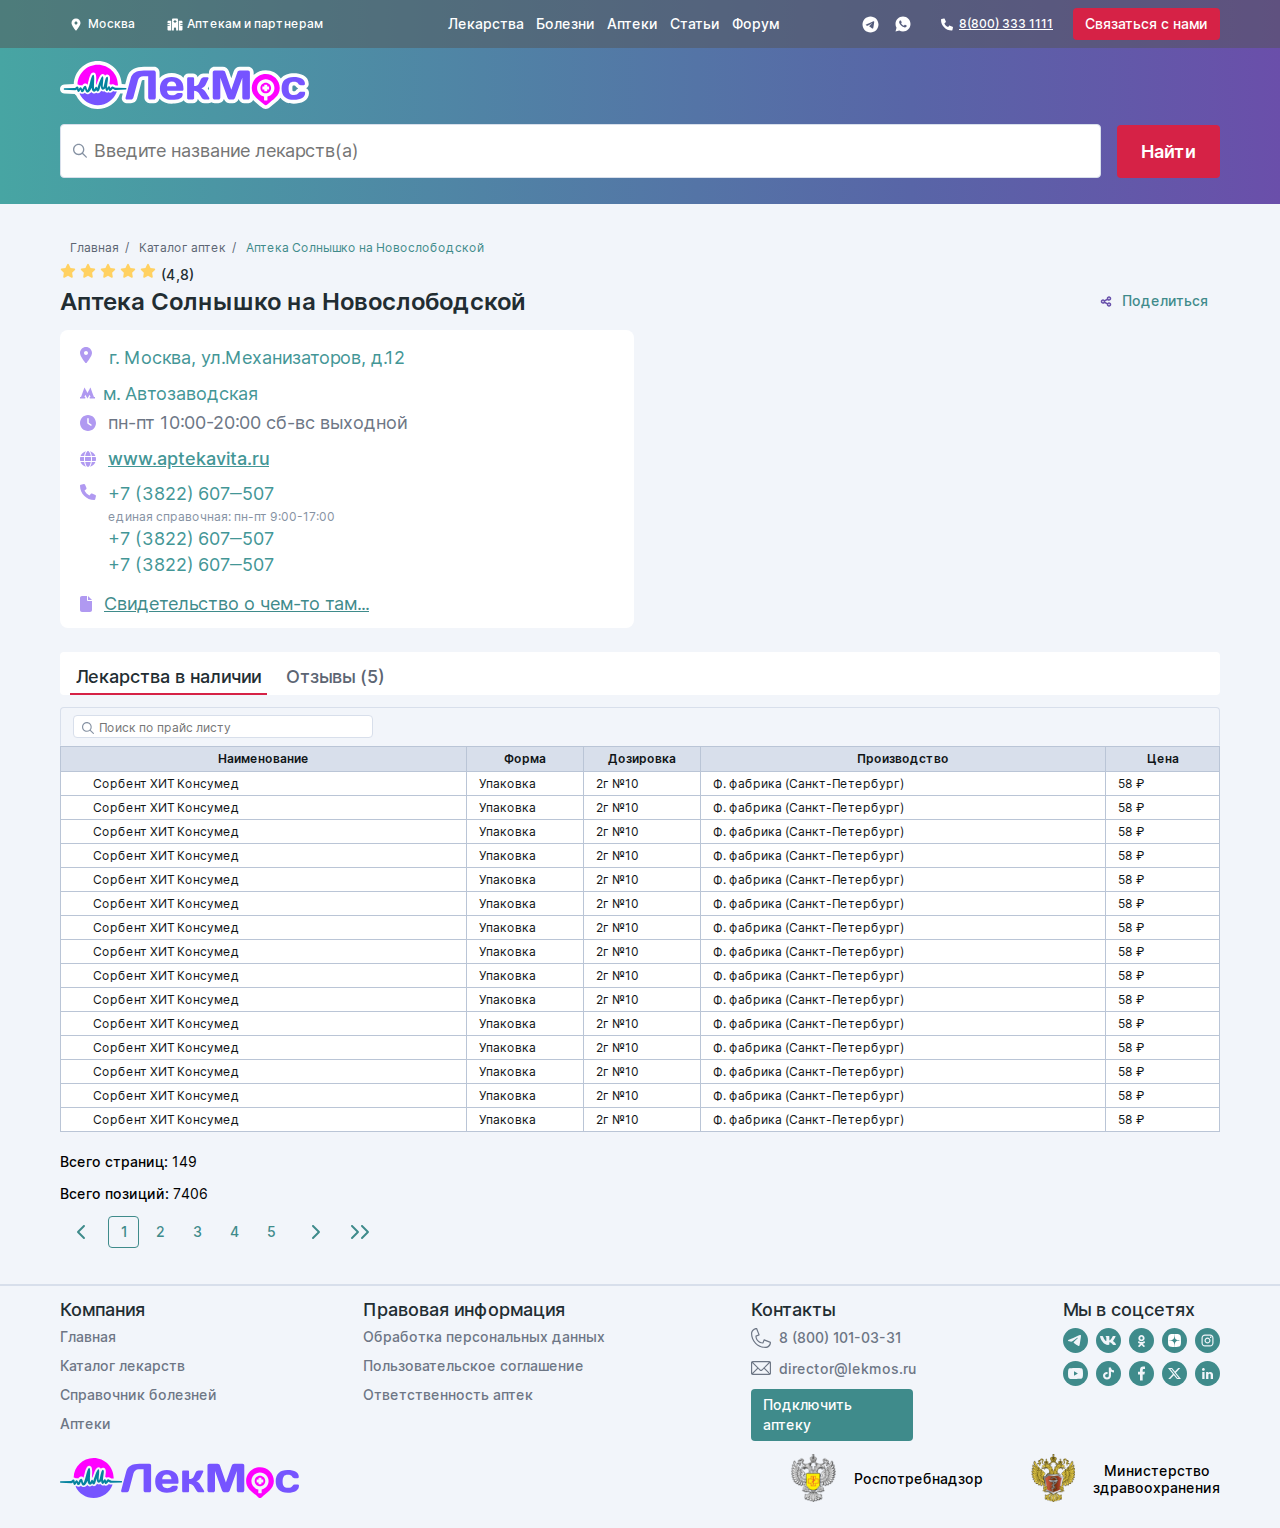
<file: pharma.html>
<!DOCTYPE html>
<html lang="ru">
  <head>
    <meta charset="UTF-8">
    <meta name="viewport" content="width=device-width, initial-scale=1.0">
    <title>Lekmos</title>
  
    <link rel="preload" href="fonts/Inter-Regular.woff" as="font" type="font/woff" crossorigin>
    <link rel="preload" href="fonts/Inter-Regular.woff2" as="font" type="font/woff" crossorigin>
    <link rel="preload" href="fonts/Inter-Medium.woff" as="font" type="font/woff2" crossorigin>
    <link rel="preload" href="fonts/Inter-Medium.woff2" as="font" type="font/woff2" crossorigin>
    <link rel="preload" href="fonts/Inter-SemiBold.woff" as="font" type="font/woff2" crossorigin>
    <link rel="preload" href="fonts/Inter-SemiBold.woff2" as="font" type="font/woff2" crossorigin>
    <link rel="preload" href="fonts/Inter-Bold.woff" as="font" type="font/woff2" crossorigin>
    <link rel="preload" href="fonts/Inter-Bold.woff2" as="font" type="font/woff2" crossorigin>
    <link rel="preload" href="fonts/fa-regular-400.woff2" as="font" type="font/woff2" crossorigin>
    <link rel="preload" href="fonts/fa-solid-900.woff2" as="font" type="font/woff2" crossorigin>
  
    <link rel="stylesheet" href="css/normalize.css">
    <link rel="stylesheet" href="css/swiper-bundle.min.css">
    <link rel="stylesheet" href="css/style.css">
  
    <script defer src="js/swiper-bundle.min.js"></script>
    <script src="https://api-maps.yandex.ru/2.1/?apikey=вашAPI-ключ&lang=ru_RU"></script>
    <script defer src="js/script.js"></script>
  </head>
<body id="scroll">
  <header class="header">
    <div class="header-up">
      <div class="container header-up__container">
        <div class="header-up__left-btn">
          <button class="header-up__location" id="modal__btn">
            <svg width="16" height="16" viewBox="0 0 16 16" fill="none" xmlns="http://www.w3.org/2000/svg">
              <path d="M7.4375 14.2188C6.21875 12.6953 3.5 9.0625 3.5 7C3.5 4.51562 5.49219 2.5 8 2.5C10.4844 2.5 12.5 4.51562 12.5 7C12.5 9.0625 9.75781 12.6953 8.53906 14.2188C8.25781 14.5703 7.71875 14.5703 7.4375 14.2188ZM8 8.5C8.82031 8.5 9.5 7.84375 9.5 7C9.5 6.17969 8.82031 5.5 8 5.5C7.15625 5.5 6.5 6.17969 6.5 7C6.5 7.84375 7.15625 8.5 8 8.5Z" fill="white"/>
            </svg>
            Москва
          </button>
          <a href="for_pharmacies.html" class="header-up__connect">
            <svg width="16" height="16" viewBox="0 0 16 16" fill="none" xmlns="http://www.w3.org/2000/svg">
              <path d="M5 3.625C5 3.01562 5.49219 2.5 6.125 2.5H9.875C10.4844 2.5 11 3.01562 11 3.625V14.5H9.125V12.625C9.125 12.0156 8.60938 11.5 8 11.5C7.36719 11.5 6.875 12.0156 6.875 12.625V14.5H5V3.625ZM7.8125 4C7.60156 4 7.4375 4.1875 7.4375 4.375V4.9375H6.875C6.66406 4.9375 6.5 5.125 6.5 5.3125V5.6875C6.5 5.89844 6.66406 6.0625 6.875 6.0625H7.4375V6.625C7.4375 6.83594 7.60156 7 7.8125 7H8.1875C8.375 7 8.5625 6.83594 8.5625 6.625V6.0625H9.125C9.3125 6.0625 9.5 5.89844 9.5 5.6875V5.3125C9.5 5.125 9.3125 4.9375 9.125 4.9375H8.5625V4.375C8.5625 4.1875 8.375 4 8.1875 4H7.8125ZM4.25 4.75V14.5H1.625C0.992188 14.5 0.5 14.0078 0.5 13.375V10H2.375C2.5625 10 2.75 9.83594 2.75 9.625C2.75 9.4375 2.5625 9.25 2.375 9.25H0.5V7.75H2.375C2.5625 7.75 2.75 7.58594 2.75 7.375C2.75 7.1875 2.5625 7 2.375 7H0.5V5.875C0.5 5.26562 0.992188 4.75 1.625 4.75H4.25ZM14.375 4.75C14.9844 4.75 15.5 5.26562 15.5 5.875V7H13.625C13.4141 7 13.25 7.1875 13.25 7.375C13.25 7.58594 13.4141 7.75 13.625 7.75H15.5V9.25H13.625C13.4141 9.25 13.25 9.4375 13.25 9.625C13.25 9.83594 13.4141 10 13.625 10H15.5V13.375C15.5 14.0078 14.9844 14.5 14.375 14.5H11.75V4.75H14.375Z" fill="white"/>
            </svg>
            <span class="header-up__connect-text">Аптекам и партнерам</span>
          </a>
        </div>
        <div class="modal" id="modal-connect">
          <div class="modal-content">
            <div class="modal-up">
              <button class="modal__btn-close modal-connect__btn-close"></button>
              <h2 class="modal-heading">Хотите разместить свою аптеку?</h2>
            </div>
            <div class="modal-main">
              <p class="modal-main__descr">Для размещения в информационной справке на сайте www.lekmos.ru и в голосовой электронной справке, заполните форму и наши менеджеры с вами свяжутся.</p>
              <form class="modal-form" action="#" autocomplete="off">
                <div class="input-box">
                  <label class="modal__label-form" for="name">Название аптеки (аптечной сети)</label>
                  <input class="modal__input-form" id="name" type="text" aria-label="Введите название аптеки" name="name">
                </div>
                <div class="input-box">
                  <label class="modal__label-form" for="email">E-mail</label>
                  <input class="modal__input-form" id="email" type="email" aria-label="Введите email" name="email">
                </div>
                <div class="input-box">
                  <label class="modal__label-form" for="phone">Телефон</label>
                  <input class="modal__input-form" id="phone" type="text" aria-label="Введите телефон" name="phone">
                </div>
                <div class="input-box">
                  <label class="modal__label-form" for="contact">Контактное лицо</label>
                  <input class="modal__input-form" id="contact" type="text" aria-label="Введите имя" name="contact">
                </div>
                <div class="modal-main__bottom">
                  <p class="modal-main__descr modal-main__descr-bottom">Либо свяжитесь с нами по адресам <a class="modal-link" href="mail:director@lekmos.ru">director@lekmos.ru </a><a class="modal-link" href="mail:admin@lekmos.ru">admin@lekmos.ru</a></p>
                  <p class="modal-main__descr modal-main__descr-bottom">или телефонам: <a class="modal-main__descr" href="tel:+79262440164">+7&nbsp;(926)&nbsp;244-01-64, </a><a class="modal-main__descr" href="tel:+79859927773">+7&nbsp;(985)&nbsp;992-77-73, </a><a class="modal-main__descr" href="tel:+79258804108">+7&nbsp;(925)&nbsp;880-41-08 </a><a class="modal-main__descr" href="tel:+79911256701">+7&nbsp;(991)&nbsp;125-67-01</a></p>
                </div>
                <button class="modal-main__btn green-btn" type="submit">Отправить</button>
              </form>
            </div>
          </div>
        </div>
        <div class="modal" id="modal-final">
          <div class="modal-content modal-content__final">
            <div class="modal-up">
              <button class="modal__btn-close modal-final__btn-close"></button>
              <h2 class="modal-heading">Данные отправлены</h2>
            </div>
            <div class="modal-main modal-main__final">
              <p class="modal-final__descr">
                <span class="modal-final__text">Благодарим за регистрацию!</span>
                <span class="modal-final__text">Наши менеджеры свяжутся с вами в ближайшее время</span>
              </p>
              <button class="modal-final__btn green-btn">ОК</button>
            </div>
          </div>
        </div>
        <div class="modal" id="modal__city">
          <div class="modal-content">
            <button class="modal__btn-close" id="close-city-btn"></button>
            <h2 class="modal-heading modal-heading__city">Выберите город</h2>
            <div class="modal-cont">
              <div class="modal-city">
                <ul class="modal-city__top-list">
                  <li class="modal-city__top-item"><a class="modal-city__top-link" href="#">Москва</a></li>
                  <li class="modal-city__top-item"><a class="modal-city__top-link" href="#">Санкт-Петербург</a></li>
                  <li class="modal-city__top-item"><a class="modal-city__top-link" href="#">Новосибирск</a></li>
                  <li class="modal-city__top-item"><a class="modal-city__top-link" href="#">Самара</a></li>
                  <li class="modal-city__top-item"><a class="modal-city__top-link" href="#">Казань</a></li>
                </ul>
                <form class="modal-city__form" action="#" autocomplete="off">
                  <div class="input-box modal-city__input-box">
                    <label class="modal-city__label" for="GET-name">Введите название города
                    </label>
                    <input class="modal-city__input" id="GET-name" type="text" aria-label="Введите город" placeholder="" name="name">
                  </div>
                  <button class="modal-city__form-btn" type="submit" aria-label="Начать поиск">
                    <svg width="24" height="24" viewBox="0 0 24 24" fill="none" xmlns="http://www.w3.org/2000/svg">
                      <path d="M11 20C15.9706 20 20 15.9706 20 11C20 6.02944 15.9706 2 11 2C6.02944 2 2 6.02944 2 11C2 15.9706 6.02944 20 11 20Z" stroke="#3F8B8B"/>
                      <path d="M22.0009 21.9999L18.7832 18.7822" stroke="#3F8B8B"/>
                    </svg>
                  </button>
                </form>
                <ul class="modal-city__bottom-list">
                  <li class="modal-city__top-item"><a class="modal-city__bottom-link" href="#">Брянск</a></li>
                  <li class="modal-city__top-item"><a class="modal-city__bottom-link" href="#">Брянск</a></li>
                  <li class="modal-city__top-item"><a class="modal-city__bottom-link" href="#">Брянск</a></li>
                  <li class="modal-city__top-item"><a class="modal-city__bottom-link" href="#">Брянск</a></li>
                  <li class="modal-city__top-item"><a class="modal-city__bottom-link" href="#">Дятьково</a></li>
                  <li class="modal-city__top-item"><a class="modal-city__bottom-link" href="#">Дятьково</a></li>
                  <li class="modal-city__top-item"><a class="modal-city__bottom-link" href="#">Дятьково</a></li>
                  <li class="modal-city__top-item"><a class="modal-city__bottom-link" href="#">Дятьково</a></li>
                  <li class="modal-city__top-item"><a class="modal-city__bottom-link" href="#">Клинцы</a></li>
                  <li class="modal-city__top-item"><a class="modal-city__bottom-link" href="#">Клинцы</a></li>
                  <li class="modal-city__top-item"><a class="modal-city__bottom-link" href="#">Клинцы</a></li>
                  <li class="modal-city__top-item"><a class="modal-city__bottom-link" href="#">Клинцы</a></li>
                  <li class="modal-city__top-item"><a class="modal-city__bottom-link" href="#">Новозыбков</a></li>
                  <li class="modal-city__top-item"><a class="modal-city__bottom-link" href="#">Новозыбков</a></li>
                  <li class="modal-city__top-item"><a class="modal-city__bottom-link" href="#">Новозыбков</a></li>
                  <li class="modal-city__top-item"><a class="modal-city__bottom-link" href="#">Новозыбков</a></li>
                  <li class="modal-city__top-item"><a class="modal-city__bottom-link" href="#">Унеча</a></li>
                  <li class="modal-city__top-item"><a class="modal-city__bottom-link" href="#">Унеча</a></li>
                  <li class="modal-city__top-item"><a class="modal-city__bottom-link" href="#">Унеча</a></li>
                  <li class="modal-city__top-item"><a class="modal-city__bottom-link" href="#">Унеча</a></li>
                  <li class="modal-city__top-item"><a class="modal-city__bottom-link" href="#">Бытошь</a></li>
                  <li class="modal-city__top-item"><a class="modal-city__bottom-link" href="#">Бытошь</a></li>
                  <li class="modal-city__top-item"><a class="modal-city__bottom-link" href="#">Бытошь</a></li>
                  <li class="modal-city__top-item"><a class="modal-city__bottom-link" href="#">Бытошь</a></li>
                  <li class="modal-city__top-item"><a class="modal-city__bottom-link" href="#">Выгоничи</a></li>
                  <li class="modal-city__top-item"><a class="modal-city__bottom-link" href="#">Выгоничи</a></li>
                  <li class="modal-city__top-item"><a class="modal-city__bottom-link" href="#">Выгоничи</a></li>
                  <li class="modal-city__top-item"><a class="modal-city__bottom-link" href="#">Выгоничи</a></li>
                  <li class="modal-city__top-item"><a class="modal-city__bottom-link" href="#">Глинищево</a></li>
                  <li class="modal-city__top-item"><a class="modal-city__bottom-link" href="#">Глинищево</a></li>
                  <li class="modal-city__top-item"><a class="modal-city__bottom-link" href="#">Глинищево</a></li>
                  <li class="modal-city__top-item"><a class="modal-city__bottom-link" href="#">Глинищево</a></li>
                </ul>
              </div>
            </div>
          </div>
        </div>
        <nav>
          <ul class="header-up__list">
            <li class="header-up__item"><a class="header-up__link" href="catalog.html">Лекарства</a></li>
            <li class="header-up__item"><a class="header-up__link" href="health.html">Болезни</a></li>
            <li class="header-up__item"><a class="header-up__link" href="pharmacies.html">Аптеки</a></li>
            <li class="header-up__item"><a class="header-up__link" href="article.html">Статьи</a></li>
            <li class="header-up__item"><a class="header-up__link" href="#">Форум</a></li>
          </ul>
        </nav>
        <button class="header-burger" aria-label="Открыть или закрыть меню"></button>
        <div class="header-mobile__burger-menu">
          <nav class="header-mobile__burger-nav">
            <ul class="header-mobile__list">
              <li class="header-mobile__item"><a class="header-mobile__link" href="catalog.html">Лекарства</a></li>
              <li class="header-mobile__item"><a class="header-mobile__link" href="health.html">Болезни</a></li>
              <li class="header-mobile__item"><a class="header-mobile__link" href="pharmacies.html">Аптеки</a></li>
              <li class="header-mobile__item"><a class="header-mobile__link" href="article.html">Статьи</a></li>
              <li class="header-mobile__item"><a class="header-mobile__link" href="#">Форум</a></li>
            </ul>
          </nav>
          <div class="header-mobile__bottom">
            <span class="header-mobile__social-title">Связаться</span>
            <ul class="header-mobile__social-list">
              <li class="header-up__social-item">
                <a class="section-hero__icon" href="tel:+78003331111" aria-label="Позвонить">
                  <svg width="23" height="23" viewBox="0 0 23 23" fill="none" xmlns="http://www.w3.org/2000/svg">
                    <path d="M21.957 17.3789L20.9258 21.7188C20.7969 22.3633 20.2812 22.793 19.6367 22.793C8.80859 22.75 0 13.9414 0 3.11328C0 2.46875 0.386719 1.95312 1.03125 1.82422L5.37109 0.792969C5.97266 0.664062 6.61719 1.00781 6.875 1.56641L8.89453 6.25C9.10938 6.80859 8.98047 7.45312 8.50781 7.79688L6.1875 9.6875C7.64844 12.6523 10.0547 15.0586 13.0625 16.5195L14.9531 14.1992C15.2969 13.7695 15.9414 13.5977 16.5 13.8125L21.1836 15.832C21.7422 16.1328 22.0859 16.7773 21.957 17.3789Z" fill="#6951AB"/>
                  </svg>
                </a>
              </li>
              <li class="header-up__social-item header-mobile__social-item">
                <a class="header-up__icon" href="#" aria-label="Ссылка на чат в Телеграм">
                  <svg width="30" height="30" viewBox="0 0 30 30" fill="none" xmlns="http://www.w3.org/2000/svg">
                    <path d="M15 3C8.376 3 3 8.376 3 15C3 21.624 8.376 27 15 27C21.624 27 27 21.624 27 15C27 8.376 21.624 3 15 3ZM20.568 11.16C20.388 13.056 19.608 17.664 19.212 19.788C19.044 20.688 18.708 20.988 18.396 21.024C17.7 21.084 17.172 20.568 16.5 20.124C15.444 19.428 14.844 18.996 13.824 18.324C12.636 17.544 13.404 17.112 14.088 16.416C14.268 16.236 17.34 13.44 17.4 13.188C17.4083 13.1498 17.4072 13.1102 17.3968 13.0726C17.3863 13.0349 17.3668 13.0004 17.34 12.972C17.268 12.912 17.172 12.936 17.088 12.948C16.98 12.972 15.3 14.088 12.024 16.296C11.544 16.62 11.112 16.788 10.728 16.776C10.296 16.764 9.48 16.536 8.868 16.332C8.112 16.092 7.524 15.96 7.572 15.54C7.596 15.324 7.896 15.108 8.46 14.88C11.964 13.356 14.292 12.348 15.456 11.868C18.792 10.476 19.476 10.236 19.932 10.236C20.028 10.236 20.256 10.26 20.4 10.38C20.52 10.476 20.556 10.608 20.568 10.704C20.556 10.776 20.58 10.992 20.568 11.16Z" fill="#6951AB"/>
                  </svg>
                </a>
              </li>
              <li class="header-up__social-item header-mobile__social-item">
                <a class="header-up__icon" href="#" aria-label="Ссылка на чат What's app">
                  <svg width="27" height="27" viewBox="0 0 27 27" fill="none" xmlns="http://www.w3.org/2000/svg">
                    <path d="M13.5012 2.25C19.7146 2.25 24.7512 7.28663 24.7512 13.5C24.7512 19.7134 19.7146 24.75 13.5012 24.75C11.5131 24.7532 9.55998 24.2271 7.84249 23.2256L2.25574 24.75L3.77674 19.161C2.77447 17.443 2.24792 15.489 2.25124 13.5C2.25124 7.28663 7.28786 2.25 13.5012 2.25ZM9.66724 8.2125L9.44224 8.2215C9.29657 8.23037 9.15421 8.26864 9.02374 8.334C8.9017 8.40311 8.7903 8.4895 8.69299 8.5905C8.55799 8.71763 8.48149 8.82788 8.39936 8.93475C7.98325 9.47577 7.75921 10.14 7.76261 10.8225C7.76486 11.3737 7.90886 11.9104 8.13386 12.4121C8.59399 13.4269 9.35111 14.5012 10.3501 15.4969C10.5909 15.7365 10.8271 15.9773 11.0814 16.2011C12.3227 17.294 13.8019 18.0822 15.4014 18.5029L16.0404 18.6007C16.2485 18.612 16.4566 18.5963 16.6659 18.5861C16.9935 18.5692 17.3134 18.4805 17.603 18.3263C17.7503 18.2504 17.8941 18.1678 18.0339 18.0787C18.0339 18.0787 18.0822 18.0472 18.1745 17.9775C18.3264 17.865 18.4197 17.7851 18.5457 17.6535C18.6391 17.5568 18.7201 17.4431 18.782 17.3138C18.8697 17.1304 18.9575 16.7805 18.9935 16.4891C19.0205 16.2664 19.0126 16.1449 19.0092 16.0695C19.0047 15.9491 18.9046 15.8243 18.7955 15.7714L18.1407 15.4778C18.1407 15.4778 17.162 15.0514 16.5635 14.7791C16.5009 14.7518 16.4338 14.7361 16.3655 14.733C16.2885 14.7251 16.2107 14.7338 16.1374 14.7584C16.064 14.783 15.9968 14.8231 15.9402 14.8759C15.9346 14.8736 15.8592 14.9377 15.0459 15.9233C14.9992 15.986 14.9349 16.0334 14.8611 16.0594C14.7874 16.0855 14.7076 16.089 14.6319 16.0695C14.5586 16.0498 14.4868 16.025 14.417 15.9953C14.2775 15.9368 14.2291 15.9142 14.1335 15.8737C13.4878 15.592 12.89 15.2113 12.3616 14.7454C12.2199 14.6216 12.0882 14.4866 11.9532 14.3561C11.5106 13.9323 11.1249 13.4528 10.8057 12.9296L10.7394 12.8228C10.6917 12.7509 10.6531 12.6735 10.6246 12.5921C10.5819 12.4268 10.6932 12.294 10.6932 12.294C10.6932 12.294 10.9666 11.9948 11.0937 11.8327C11.2175 11.6753 11.3221 11.5223 11.3896 11.4131C11.5224 11.1994 11.564 10.98 11.4942 10.8101C11.1792 10.0406 10.853 9.2745 10.5177 8.514C10.4514 8.36325 10.2545 8.25525 10.0756 8.23387C10.0149 8.22712 9.95411 8.22038 9.89336 8.21588C9.74228 8.20837 9.59089 8.20987 9.43999 8.22038L9.66611 8.21137L9.66724 8.2125Z" fill="#6951AB"/>
                  </svg>
                </a>
              </li>
              <li class="header-up__social-item header-mobile__social-item">
                <a class="header-up__icon" href="https://vk.com/lekmos" aria-label="Ссылка на группу вконтакте">
                  <svg width="25" height="25" viewBox="0 0 25 25" fill="none" xmlns="http://www.w3.org/2000/svg">
                    <circle cx="12.5" cy="12.5" r="12.5" fill="#6951AB"/>
                    <path fill-rule="evenodd" clip-rule="evenodd" d="M17.6051 16.9988H19.3566C19.856 16.9988 20.1069 16.7624 19.9568 16.3009C19.5799 15.5823 19.0816 14.9262 18.4814 14.3597C18.2803 14.1348 18.0319 13.9046 17.8096 13.6987C17.5753 13.4817 17.3704 13.2916 17.2809 13.164C17.0168 12.8446 17.0925 12.7025 17.2809 12.4298C18.2066 11.2383 18.9946 9.95599 19.6315 8.60518C19.7431 8.25056 19.6315 8.00165 19.1069 8.00165H17.3554C17.1913 7.99083 17.0279 8.03135 16.8903 8.11653C16.8375 8.14928 16.7896 8.18813 16.7476 8.23169C16.6799 8.30161 16.627 8.38403 16.5931 8.47449C16.0535 9.69625 15.3288 10.8373 14.4418 11.8615C14.0288 12.2524 13.8548 12.3707 13.6291 12.3707C13.5526 12.3707 13.4533 12.3162 13.3975 12.1703C13.371 12.1012 13.3542 12.0113 13.3542 11.8967V8.60518C13.3542 8.17897 13.2293 8.00165 12.8536 8.00165H10.1021C9.98981 7.99722 9.88009 8.03439 9.79629 8.10516C9.71238 8.17619 9.66112 8.27526 9.65308 8.38125C9.65308 8.53636 9.74563 8.64569 9.86376 8.78499C10.0524 9.00753 10.306 9.30667 10.3518 9.99066V12.4298C10.3518 12.9628 10.2533 13.0571 10.0276 13.0571C9.4394 13.0571 7.98921 10.9977 7.13925 8.62905C6.96282 8.19146 6.80074 8.00165 6.35056 8.00165H4.60024C4.09965 8.00165 4 8.22669 4 8.4756C4.45737 10.4852 5.40359 12.3662 6.76352 13.9687C7.33636 14.8383 8.11919 15.5665 9.04754 16.0936C9.97589 16.6207 11.0232 16.9311 12.1033 16.9999C13.2161 16.9999 13.3542 16.7635 13.3542 16.36V14.8688C13.3542 14.3949 13.4538 14.3006 13.8164 14.3006C14.0793 14.3006 14.5174 14.4188 15.5547 15.3655C15.9101 15.7022 16.1772 15.9835 16.3945 16.2127C16.9039 16.7493 17.1407 16.9988 17.6051 16.9988Z" fill="#F2F5FA"/>
                  </svg>
                </a>
              </li>
            </ul>
          </div>
        </div>
        <div class="header-up__right-btn">
          <a class="header-up__tg-btn" href="#" aria-label="Ссылка на чат в Телеграм"></a>
          <a class="header-up__wa-btn" href="#" aria-label="Ссылка на чат What's app"></a>
          <a href="tel:+78003331111" class="header-up__phone-btn">
            <svg class="header-up__contacts-icon" width="16" height="16" viewBox="0 0 16 16" fill="none" xmlns="http://www.w3.org/2000/svg">
              <path d="M13.9766 11.5703L13.4141 13.9375C13.3438 14.2891 13.0625 14.5234 12.7109 14.5234C6.80469 14.5 2 9.69531 2 3.78906C2 3.4375 2.21094 3.15625 2.5625 3.08594L4.92969 2.52344C5.25781 2.45312 5.60938 2.64062 5.75 2.94531L6.85156 5.5C6.96875 5.80469 6.89844 6.15625 6.64062 6.34375L5.375 7.375C6.17188 8.99219 7.48438 10.3047 9.125 11.1016L10.1562 9.83594C10.3438 9.60156 10.6953 9.50781 11 9.625L13.5547 10.7266C13.8594 10.8906 14.0469 11.2422 13.9766 11.5703Z" fill="white"/>
            </svg>
            <span class="header-up__contacts-text">8(800)&nbsp;333&nbsp;1111</span>
          </a>
          <button class="red-btn header-up__btn btnsConnect">Связаться с нами</button>
        </div>
      </div>
      <div class="header-middle container">
        <a href="tel:+78003331111" class="header-middle__phone-btn">
          <svg class="header-up__contacts-icon" width="16" height="16" viewBox="0 0 16 16" fill="none" xmlns="http://www.w3.org/2000/svg">
            <path d="M13.9766 11.5703L13.4141 13.9375C13.3438 14.2891 13.0625 14.5234 12.7109 14.5234C6.80469 14.5 2 9.69531 2 3.78906C2 3.4375 2.21094 3.15625 2.5625 3.08594L4.92969 2.52344C5.25781 2.45312 5.60938 2.64062 5.75 2.94531L6.85156 5.5C6.96875 5.80469 6.89844 6.15625 6.64062 6.34375L5.375 7.375C6.17188 8.99219 7.48438 10.3047 9.125 11.1016L10.1562 9.83594C10.3438 9.60156 10.6953 9.50781 11 9.625L13.5547 10.7266C13.8594 10.8906 14.0469 11.2422 13.9766 11.5703Z" fill="white"/>
          </svg>
          <span class="header-up__contacts-text">8(800)&nbsp;333&nbsp;1111</span>
        </a>
        <ul class="header-middle__social-list">
          <li class="header-middle__social-item">
            <a class="header-up__icon" href="#" aria-label="Ссылка на чат в Телеграм">
              <svg width="30" height="30" viewBox="0 0 30 30" fill="none" xmlns="http://www.w3.org/2000/svg">
                <path d="M15 3C8.376 3 3 8.376 3 15C3 21.624 8.376 27 15 27C21.624 27 27 21.624 27 15C27 8.376 21.624 3 15 3ZM20.568 11.16C20.388 13.056 19.608 17.664 19.212 19.788C19.044 20.688 18.708 20.988 18.396 21.024C17.7 21.084 17.172 20.568 16.5 20.124C15.444 19.428 14.844 18.996 13.824 18.324C12.636 17.544 13.404 17.112 14.088 16.416C14.268 16.236 17.34 13.44 17.4 13.188C17.4083 13.1498 17.4072 13.1102 17.3968 13.0726C17.3863 13.0349 17.3668 13.0004 17.34 12.972C17.268 12.912 17.172 12.936 17.088 12.948C16.98 12.972 15.3 14.088 12.024 16.296C11.544 16.62 11.112 16.788 10.728 16.776C10.296 16.764 9.48 16.536 8.868 16.332C8.112 16.092 7.524 15.96 7.572 15.54C7.596 15.324 7.896 15.108 8.46 14.88C11.964 13.356 14.292 12.348 15.456 11.868C18.792 10.476 19.476 10.236 19.932 10.236C20.028 10.236 20.256 10.26 20.4 10.38C20.52 10.476 20.556 10.608 20.568 10.704C20.556 10.776 20.58 10.992 20.568 11.16Z" fill="#6951AB"/>
              </svg>
            </a>
          </li>
          <li class="header-middle__social-item">
            <a class="header-up__icon header-middle__icon" href="#" aria-label="Ссылка на чат What's app">
              <svg width="27" height="27" viewBox="0 0 27 27" fill="none" xmlns="http://www.w3.org/2000/svg">
                <path d="M13.5012 2.25C19.7146 2.25 24.7512 7.28663 24.7512 13.5C24.7512 19.7134 19.7146 24.75 13.5012 24.75C11.5131 24.7532 9.55998 24.2271 7.84249 23.2256L2.25574 24.75L3.77674 19.161C2.77447 17.443 2.24792 15.489 2.25124 13.5C2.25124 7.28663 7.28786 2.25 13.5012 2.25ZM9.66724 8.2125L9.44224 8.2215C9.29657 8.23037 9.15421 8.26864 9.02374 8.334C8.9017 8.40311 8.7903 8.4895 8.69299 8.5905C8.55799 8.71763 8.48149 8.82788 8.39936 8.93475C7.98325 9.47577 7.75921 10.14 7.76261 10.8225C7.76486 11.3737 7.90886 11.9104 8.13386 12.4121C8.59399 13.4269 9.35111 14.5012 10.3501 15.4969C10.5909 15.7365 10.8271 15.9773 11.0814 16.2011C12.3227 17.294 13.8019 18.0822 15.4014 18.5029L16.0404 18.6007C16.2485 18.612 16.4566 18.5963 16.6659 18.5861C16.9935 18.5692 17.3134 18.4805 17.603 18.3263C17.7503 18.2504 17.8941 18.1678 18.0339 18.0787C18.0339 18.0787 18.0822 18.0472 18.1745 17.9775C18.3264 17.865 18.4197 17.7851 18.5457 17.6535C18.6391 17.5568 18.7201 17.4431 18.782 17.3138C18.8697 17.1304 18.9575 16.7805 18.9935 16.4891C19.0205 16.2664 19.0126 16.1449 19.0092 16.0695C19.0047 15.9491 18.9046 15.8243 18.7955 15.7714L18.1407 15.4778C18.1407 15.4778 17.162 15.0514 16.5635 14.7791C16.5009 14.7518 16.4338 14.7361 16.3655 14.733C16.2885 14.7251 16.2107 14.7338 16.1374 14.7584C16.064 14.783 15.9968 14.8231 15.9402 14.8759C15.9346 14.8736 15.8592 14.9377 15.0459 15.9233C14.9992 15.986 14.9349 16.0334 14.8611 16.0594C14.7874 16.0855 14.7076 16.089 14.6319 16.0695C14.5586 16.0498 14.4868 16.025 14.417 15.9953C14.2775 15.9368 14.2291 15.9142 14.1335 15.8737C13.4878 15.592 12.89 15.2113 12.3616 14.7454C12.2199 14.6216 12.0882 14.4866 11.9532 14.3561C11.5106 13.9323 11.1249 13.4528 10.8057 12.9296L10.7394 12.8228C10.6917 12.7509 10.6531 12.6735 10.6246 12.5921C10.5819 12.4268 10.6932 12.294 10.6932 12.294C10.6932 12.294 10.9666 11.9948 11.0937 11.8327C11.2175 11.6753 11.3221 11.5223 11.3896 11.4131C11.5224 11.1994 11.564 10.98 11.4942 10.8101C11.1792 10.0406 10.853 9.2745 10.5177 8.514C10.4514 8.36325 10.2545 8.25525 10.0756 8.23387C10.0149 8.22712 9.95411 8.22038 9.89336 8.21588C9.74228 8.20837 9.59089 8.20987 9.43999 8.22038L9.66611 8.21137L9.66724 8.2125Z" fill="#6951AB"/>
              </svg>
            </a>
          </li>
          <li class="header-middle__social-item">
            <a class="header-up__icon" href="https://vk.com/lekmos" aria-label="Ссылка на группу вконтакте">
              <svg width="25" height="25" viewBox="0 0 25 25" fill="none" xmlns="http://www.w3.org/2000/svg">
                <circle cx="12.5" cy="12.5" r="12.5" fill="#6951AB"/>
                <path fill-rule="evenodd" clip-rule="evenodd" d="M17.6051 16.9988H19.3566C19.856 16.9988 20.1069 16.7624 19.9568 16.3009C19.5799 15.5823 19.0816 14.9262 18.4814 14.3597C18.2803 14.1348 18.0319 13.9046 17.8096 13.6987C17.5753 13.4817 17.3704 13.2916 17.2809 13.164C17.0168 12.8446 17.0925 12.7025 17.2809 12.4298C18.2066 11.2383 18.9946 9.95599 19.6315 8.60518C19.7431 8.25056 19.6315 8.00165 19.1069 8.00165H17.3554C17.1913 7.99083 17.0279 8.03135 16.8903 8.11653C16.8375 8.14928 16.7896 8.18813 16.7476 8.23169C16.6799 8.30161 16.627 8.38403 16.5931 8.47449C16.0535 9.69625 15.3288 10.8373 14.4418 11.8615C14.0288 12.2524 13.8548 12.3707 13.6291 12.3707C13.5526 12.3707 13.4533 12.3162 13.3975 12.1703C13.371 12.1012 13.3542 12.0113 13.3542 11.8967V8.60518C13.3542 8.17897 13.2293 8.00165 12.8536 8.00165H10.1021C9.98981 7.99722 9.88009 8.03439 9.79629 8.10516C9.71238 8.17619 9.66112 8.27526 9.65308 8.38125C9.65308 8.53636 9.74563 8.64569 9.86376 8.78499C10.0524 9.00753 10.306 9.30667 10.3518 9.99066V12.4298C10.3518 12.9628 10.2533 13.0571 10.0276 13.0571C9.4394 13.0571 7.98921 10.9977 7.13925 8.62905C6.96282 8.19146 6.80074 8.00165 6.35056 8.00165H4.60024C4.09965 8.00165 4 8.22669 4 8.4756C4.45737 10.4852 5.40359 12.3662 6.76352 13.9687C7.33636 14.8383 8.11919 15.5665 9.04754 16.0936C9.97589 16.6207 11.0232 16.9311 12.1033 16.9999C13.2161 16.9999 13.3542 16.7635 13.3542 16.36V14.8688C13.3542 14.3949 13.4538 14.3006 13.8164 14.3006C14.0793 14.3006 14.5174 14.4188 15.5547 15.3655C15.9101 15.7022 16.1772 15.9835 16.3945 16.2127C16.9039 16.7493 17.1407 16.9988 17.6051 16.9988Z" fill="#F2F5FA"/>
              </svg>
            </a>
          </li>
        </ul>
      </div>
    </div>
    
    <div class="header-down container">
      <div class="header-down__logo">
        <img src="img/Logo-header.svg" alt="Логотип">
      </div>
      <form action="#" class="header-down__form">
        <input class="header-down__form-input" type="text" placeholder="Введите название лекарств(а)">
        <button class="header-down__form-btn red-btn" type="submit">Найти</button> 
      </form>
      <div class="modal-overlay" id="modal-dropdown"></div>
      <div class="header__dropdown-menu">
        <div class="dropdown-menu__item">
          <a class="dropdown-menu__link" href="#">
            <span class="dropdown-menu__name">Цитраль</span>
          </a>
        </div>
        <div class="dropdown-menu__item">
          <a class="dropdown-menu__link" href="#">
            <span class="dropdown-menu__name">Цитрамон П</span>
            <span class="dropdown-menu__count">544 шт от <span class="dropdown-menu__price">17₽</span></span>
          </a>
        </div>
        <div class="dropdown-menu__item">
          <a class="dropdown-menu__link" href="#">
            <span class="dropdown-menu__name">Магния цитрат</span>
            <span class="dropdown-menu__count">16 шт от <span class="dropdown-menu__price">670₽</span></span>
          </a>
        </div>
        <div class="dropdown-menu__item">
          <a class="dropdown-menu__link" href="#">
            <span class="dropdown-menu__name">Висмута трикалия дицитрат</span>
            <span class="dropdown-menu__count">90 шт от <span class="dropdown-menu__price">230₽</span></span>
          </a>
        </div>
        <div class="dropdown-menu__item">
          <a class="dropdown-menu__link" href="#">
            <span class="dropdown-menu__name">Цитрамон П</span>
            <span class="dropdown-menu__count">544 шт от <span class="dropdown-menu__price">17₽</span></span>
          </a>
        </div>
        <div class="dropdown-menu__item">
          <a class="dropdown-menu__link" href="#">
            <span class="dropdown-menu__name">Магния цитрат</span>
            <span class="dropdown-menu__count">16 шт от <span class="dropdown-menu__price">670₽</span></span>
          </a>
        </div>
        <div class="dropdown-menu__item">
          <a class="dropdown-menu__link" href="#">
            <span class="dropdown-menu__name">Висмута трикалия дицитрат</span>
            <span class="dropdown-menu__count">90 шт от <span class="dropdown-menu__price">230₽</span></span>
          </a>
        </div>
        <div class="dropdown-menu__item">
          <a class="dropdown-menu__link" href="#">
            <span class="dropdown-menu__name">Цитрамон П</span>
            <span class="dropdown-menu__count">544 шт от <span class="dropdown-menu__price">17₽</span></span>
          </a>
        </div>
        <div class="dropdown-menu__item">
          <a class="dropdown-menu__link" href="#">
            <span class="dropdown-menu__name">Магния цитрат</span>
            <span class="dropdown-menu__count">16 шт от <span class="dropdown-menu__price">670₽</span></span>
          </a>
        </div>
        <div class="dropdown-menu__item">
          <a class="dropdown-menu__link" href="#">
            <span class="dropdown-menu__name">Висмута трикалия дицитрат Висмута трикалия дицитрат Висмута трикалия дицитрат</span>
            <span class="dropdown-menu__count">90 шт от <span class="dropdown-menu__price">230₽</span></span>
          </a>
        </div>
      </div>
    </div>
  </header>
  <main>
    <section class="section-hero">
      <div class="container">
        <ul class="breadcrumbs">
          <li class="breadcrumbs-item"><a class="breadcrumbs-link" href="index.html">Главная</a></li>
          <li class="breadcrumbs-item"><a class="breadcrumbs-link" href="pharmacies.html">Каталог аптек</a></li>
          <li class="breadcrumbs-item active"><span class="breadcrumbs-link">Аптека Солнышко на Новослободской</span></li>
        </ul>
        <div class="section-top__rating">
          <a href="pharma.html" class="section-top__stars section-hero__stars">
            <img class="section-top__stars-icon" src="img/star.svg" alt="Рейтинг">
            <img class="section-top__stars-icon" src="img/star.svg" alt="Рейтинг">
            <img class="section-top__stars-icon" src="img/star.svg" alt="Рейтинг">
            <img class="section-top__stars-icon" src="img/star.svg" alt="Рейтинг">
            <img class="section-top__stars-icon" src="img/star.svg" alt="Рейтинг">
          </a>
          <span class="section-top__stars-text">(4,8)</span>
        </div>
        <div class="section-hero__heading-wrap">
          <a href="pharma.html" class="section-hero__name heading-h2">Аптека Солнышко на Новослободской</a>
          <button class="section-hero__repost">
            <span class="section-hero__repost-text">Поделиться</span>
          </button>
        </div>
        <div class="section-hero__content">
          <div class="section-hero__left">
            <a href="https://yandex.ru/maps/-/CDUyQSjM" class="section-top__text section-hero__text section-top__address section-hero__address">
              <svg class="section-hero__icon" width="12" height="17" viewBox="0 0 12 17" fill="none" xmlns="http://www.w3.org/2000/svg">
                <path d="M5.25 15.625C3.625 13.5938 0 8.75 0 6C0 2.6875 2.65625 0 6 0C9.3125 0 12 2.6875 12 6C12 8.75 8.34375 13.5938 6.71875 15.625C6.34375 16.0938 5.625 16.0938 5.25 15.625ZM6 8C7.09375 8 8 7.125 8 6C8 4.90625 7.09375 4 6 4C4.875 4 4 4.90625 4 6C4 7.125 4.875 8 6 8Z" fill="#B099F1"/>
              </svg>
              г. Москва, ул.Механизаторов, д.12
            </a>
            <a href="https://yandex.ru/maps/-/CDa6eDNz" class="section-top__text section-top__address">
              <svg width="15" height="12" viewBox="0 0 15 12" fill="none" xmlns="http://www.w3.org/2000/svg">
                <path fill-rule="evenodd" clip-rule="evenodd" d="M4.52348 0.500004C4.53286 0.497485 5.20188 1.72922 6.00939 3.23552C6.8169 4.74181 7.48122 5.97607 7.48826 5.98111C7.49531 5.98614 8.14789 4.767 8.94132 3.27582C9.73474 1.78464 10.3991 0.547863 10.4178 0.527712C10.439 0.507561 10.4577 0.494966 10.4601 0.502523C10.4648 0.507561 11.2535 2.63854 13.9601 9.95843L15 9.97103V11.4068H9.67136V9.97103L10.4624 9.95843L10.0939 8.81234C9.88967 8.18262 9.71596 7.66624 9.70892 7.66624C9.70188 7.66624 9.20423 8.5277 8.60329 9.5806C8.00235 10.6335 7.50235 11.4975 7.49296 11.5C7.48357 11.5025 6.98122 10.6335 5.26995 7.6335L4.89906 8.78211C4.69718 9.41687 4.53052 9.97103 4.53052 9.97103H5.30516V11.4068H0V9.97103H1.02113L2.72066 5.34131C3.65728 2.79723 4.44132 0.66625 4.46479 0.608316C4.48592 0.547862 4.51409 0.500004 4.52348 0.500004Z" fill="#B099F1"/>
              </svg>
              м. Автозаводская
            </a>
            <span class="section-top__text section-top__time section-hero__text">
              <svg class="section-hero__icon" width="16" height="16" viewBox="0 0 16 16" fill="none" xmlns="http://www.w3.org/2000/svg">
                <path d="M8 16C3.5625 16 0 12.4375 0 8C0 3.59375 3.5625 0 8 0C12.4062 0 16 3.59375 16 8C16 12.4375 12.4062 16 8 16ZM7.25 8C7.25 8.25 7.375 8.5 7.5625 8.625L10.5625 10.625C10.9062 10.875 11.375 10.7812 11.5938 10.4375C11.8438 10.0938 11.75 9.625 11.4062 9.375L8.75 7.625V3.75C8.75 3.34375 8.40625 3 7.96875 3C7.5625 3 7.21875 3.34375 7.21875 3.75L7.25 8Z" fill="#B099F1"/>
              </svg>
              пн-пт 10:00-20:00 сб-вс выходной
            </span>
            <span class="section-top__text section-hero__text">
              <svg class="section-hero__icon" width="16" height="16" viewBox="0 0 16 16" fill="none" xmlns="http://www.w3.org/2000/svg">
                <path d="M11 8C11 8.71875 10.9375 9.375 10.875 10H5.09375C5.03125 9.375 4.96875 8.71875 4.96875 8C4.96875 7.3125 5.03125 6.65625 5.09375 6H10.875C10.9375 6.65625 11 7.3125 11 8ZM15.7188 6C15.9062 6.65625 16 7.3125 16 8C16 8.71875 15.9062 9.375 15.7188 10H11.875C11.9375 9.375 12 8.6875 12 8C12 7.3125 11.9375 6.65625 11.875 6H15.7188ZM15.4062 5H11.75C11.4375 3.03125 10.8125 1.34375 10.0312 0.28125C12.4688 0.9375 14.4688 2.6875 15.4062 5ZM10.75 5H5.21875C5.40625 3.875 5.71875 2.875 6.0625 2.0625C6.40625 1.3125 6.75 0.78125 7.125 0.4375C7.46875 0.125 7.75 0 8 0C8.21875 0 8.5 0.125 8.84375 0.4375C9.21875 0.78125 9.5625 1.3125 9.90625 2.0625C10.25 2.875 10.5625 3.875 10.75 5ZM0.5625 5C1.5 2.6875 3.5 0.9375 5.9375 0.28125C5.15625 1.34375 4.53125 3.03125 4.21875 5H0.5625ZM4.09375 6C4.03125 6.65625 3.96875 7.3125 3.96875 8C3.96875 8.6875 4.03125 9.375 4.09375 10H0.25C0.0625 9.375 0 8.71875 0 8C0 7.3125 0.0625 6.65625 0.25 6H4.09375ZM6.0625 13.9688C5.71875 13.1562 5.40625 12.1562 5.21875 11H10.75C10.5625 12.1562 10.25 13.1562 9.90625 13.9688C9.5625 14.7188 9.21875 15.25 8.84375 15.5938C8.5 15.9062 8.21875 16 7.96875 16C7.75 16 7.46875 15.9062 7.125 15.5938C6.75 15.25 6.40625 14.7188 6.0625 13.9688ZM5.9375 15.75C3.5 15.0938 1.5 13.3438 0.5625 11H4.21875C4.53125 13 5.15625 14.6875 5.9375 15.75ZM10.0312 15.75C10.8125 14.6875 11.4375 13 11.75 11H15.4062C14.4688 13.3438 12.4688 15.0938 10.0312 15.75Z" fill="#B099F1"/>
              </svg>
              <a class="section-top__web" href="https://vitaexpress.ru/">www.aptekavita.ru</a>
            </span>
            <div class="section-top__text section-hero__phone section-hero__text">
              <a class="section-top__address section-hero__address section-hero__phone-text" href="tel:+73822607507">+7&nbsp;(3822)&nbsp;607‒507</a>
              <span class="section-hero__text-sm">единая справочная: пн-пт 9:00-17:00</span>
              <a class="section-top__address section-hero__address section-hero__phone-text" href="tel:+73822607507">+7&nbsp;(3822)&nbsp;607‒507</a>
              <a class="section-top__address section-hero__address section-hero__phone-text" href="tel:+73822607507">+7&nbsp;(3822)&nbsp;607‒507</a>
            </div>
            <span class="section-top__text section-top__text-last section-hero__text">
              <svg class="section-hero__icon" width="12" height="16" viewBox="0 0 12 16" fill="none" xmlns="http://www.w3.org/2000/svg">
                <path d="M0 2C0 0.90625 0.875 0 2 0H7V4C7 4.5625 7.4375 5 8 5H12V14C12 15.125 11.0938 16 10 16H2C0.875 16 0 15.125 0 14V2ZM8 4V0L12 4H8Z" fill="#B099F1"/>
              </svg>
              <a class="section-top__doc" href="#">Свидетельство о чем-то там...</a>
            </span>
          </div>
          <div class="section-hero__right">
            <div class="section-hero__map" id="map-pharma"></div>
          </div>
        </div>
      </div>
    </section>
    <section class="section-tab">
      <div class="container">
        <div class="section-tab__btn-wrap ">
          <button class="accent-btn section-tab__btn section-tab__btn__active" aria-label="Лекарства в наличии" data-path="one">Лекарства в наличии</button>
          <button class="light-btn section-tab__btn " aria-label="Отзывы" data-path="two">Отзывы (5)</button>
        </div>
        <div class="section-tab__card section-tab__card__active" data-target="one">
          <div class="section-tab__input-wrap">
            <input class="section-tab__input" type="text" placeholder="Поиск по прайс листу">
          </div>
          <table class="section-tab__table">
            <thead>
              <tr class="section-tab__thead-tr">
                <td class="section-tab__td-1">Наимено<wbr>вание</td>
                <td class="section-tab__td-2">Форма</td>
                <td class="section-tab__td-3">Дози<wbr>ровка</td>
                <td class="section-tab__td-4">Произ<wbr>водство</td>
                <td class="section-tab__td-5">Цена</td>
              </tr>
            </thead>
            <tbody>
              <tr class="section-tab__tbody-tr">
                <td class="section-tab__first-td"><a href="card.html">Сорбент ХИТ Консумед</a></td>
                <td><a href="#">Упаковка</a></td>
                <td><a href="#">2г №10</a></td>
                <td>Ф. фабрика (Санкт-Петербург)</td>
                <td>58&nbsp;₽</td>
              </tr>
              <tr class="section-tab__tbody-tr">
                <td class="section-tab__first-td"><a href="card.html">Сорбент ХИТ Консумед</a></td>
                <td><a href="#">Упаковка</a></td>
                <td><a href="#">2г №10</a></td>
                <td>Ф. фабрика (Санкт-Петербург)</td>
                <td>58&nbsp;₽</td>
              </tr>
              <tr class="section-tab__tbody-tr">
                <td class="section-tab__first-td"><a href="card.html">Сорбент ХИТ Консумед</a></td>
                <td><a href="#">Упаковка</a></td>
                <td><a href="#">2г №10</a></td>
                <td>Ф. фабрика (Санкт-Петербург)</td>
                <td>58&nbsp;₽</td>
              </tr>
              <tr class="section-tab__tbody-tr">
                <td class="section-tab__first-td"><a href="card.html">Сорбент ХИТ Консумед</a></td>
                <td><a href="#">Упаковка</a></td>
                <td><a href="#">2г №10</a></td>
                <td>Ф. фабрика (Санкт-Петербург)</td>
                <td>58&nbsp;₽</td>
              </tr>
              <tr class="section-tab__tbody-tr">
                <td class="section-tab__first-td"><a href="card.html">Сорбент ХИТ Консумед</a></td>
                <td><a href="#">Упаковка</a></td>
                <td><a href="#">2г №10</a></td>
                <td>Ф. фабрика (Санкт-Петербург)</td>
                <td>58&nbsp;₽</td>
              </tr>
              <tr class="section-tab__tbody-tr">
                <td class="section-tab__first-td"><a href="card.html">Сорбент ХИТ Консумед</a></td>
                <td><a href="#">Упаковка</a></td>
                <td><a href="#">2г №10</a></td>
                <td>Ф. фабрика (Санкт-Петербург)</td>
                <td>58&nbsp;₽</td>
              </tr>
              <tr class="section-tab__tbody-tr">
                <td class="section-tab__first-td"><a href="card.html">Сорбент ХИТ Консумед</a></td>
                <td><a href="#">Упаковка</a></td>
                <td><a href="#">2г №10</a></td>
                <td>Ф. фабрика (Санкт-Петербург)</td>
                <td>58&nbsp;₽</td>
              </tr>
              <tr class="section-tab__tbody-tr">
                <td class="section-tab__first-td"><a href="card.html">Сорбент ХИТ Консумед</a></td>
                <td><a href="#">Упаковка</a></td>
                <td><a href="#">2г №10</a></td>
                <td>Ф. фабрика (Санкт-Петербург)</td>
                <td>58&nbsp;₽</td>
              </tr>
              <tr class="section-tab__tbody-tr">
                <td class="section-tab__first-td"><a href="card.html">Сорбент ХИТ Консумед</a></td>
                <td><a href="#">Упаковка</a></td>
                <td><a href="#">2г №10</a></td>
                <td>Ф. фабрика (Санкт-Петербург)</td>
                <td>58&nbsp;₽</td>
              </tr>
              <tr class="section-tab__tbody-tr">
                <td class="section-tab__first-td"><a href="card.html">Сорбент ХИТ Консумед</a></td>
                <td><a href="#">Упаковка</a></td>
                <td><a href="#">2г №10</a></td>
                <td>Ф. фабрика (Санкт-Петербург)</td>
                <td>58&nbsp;₽</td>
              </tr>
              <tr class="section-tab__tbody-tr">
                <td class="section-tab__first-td"><a href="card.html">Сорбент ХИТ Консумед</a></td>
                <td><a href="#">Упаковка</a></td>
                <td><a href="#">2г №10</a></td>
                <td>Ф. фабрика (Санкт-Петербург)</td>
                <td>58&nbsp;₽</td>
              </tr>
              <tr class="section-tab__tbody-tr">
                <td class="section-tab__first-td"><a href="card.html">Сорбент ХИТ Консумед</a></td>
                <td><a href="#">Упаковка</a></td>
                <td><a href="#">2г №10</a></td>
                <td>Ф. фабрика (Санкт-Петербург)</td>
                <td>58&nbsp;₽</td>
              </tr>
              <tr class="section-tab__tbody-tr">
                <td class="section-tab__first-td"><a href="card.html">Сорбент ХИТ Консумед</a></td>
                <td><a href="#">Упаковка</a></td>
                <td><a href="#">2г №10</a></td>
                <td>Ф. фабрика (Санкт-Петербург)</td>
                <td>58&nbsp;₽</td>
              </tr>
              <tr class="section-tab__tbody-tr">
                <td class="section-tab__first-td"><a href="card.html">Сорбент ХИТ Консумед</a></td>
                <td><a href="#">Упаковка</a></td>
                <td><a href="#">2г №10</a></td>
                <td>Ф. фабрика (Санкт-Петербург)</td>
                <td>58&nbsp;₽</td>
              </tr>
              <tr class="section-tab__tbody-tr">
                <td class="section-tab__first-td"><a href="card.html">Сорбент ХИТ Консумед</a></td>
                <td><a href="#">Упаковка</a></td>
                <td><a href="#">2г №10</a></td>
                <td>Ф. фабрика (Санкт-Петербург)</td>
                <td>58&nbsp;₽</td>
              </tr>
            </tbody>
          </table>
          <div class="section-tab__count-wrap">
            <span class="section-tab__count-text">Всего страниц: <span class="section-tab__thin-text">149</span></span>
            <span class="section-tab__count-text">Всего позиций: <span class="section-tab__thin-text">7406</span></span>
          </div>
          <div class="section-list__pagination section-tab__pagination">
            <a class="section-list__pagination-left" href="#"></a>
            <a class="section-list__pagination-number section-list__pagination-active" href="#">1</a>
            <a class="section-list__pagination-number" href="#">2</a>
            <a class="section-list__pagination-number" href="#">3</a>
            <a class="section-list__pagination-number" href="#">4</a>
            <a class="section-list__pagination-number" href="#">5</a>
            <a class="section-list__pagination-right" href="#"></a>
            <a class="section-list__pagination-last" href="#"></a>
          </div>
        </div>
        <div class="section-tab__card section-tab__review" data-target="two" id="review">
          <button class="section-tab__review-btn green-btn">Оставить отзыв</button>
          <form class="review-block__form" action="#" autocomplete="off">
            <button class="review-block__close-btn">
              <svg width="10" height="10" viewBox="0 0 10 10" fill="none" xmlns="http://www.w3.org/2000/svg">
                <path d="M9.53125 8.50391C9.77734 8.77734 9.77734 9.1875 9.53125 9.43359C9.25781 9.70703 8.84766 9.70703 8.60156 9.43359L5.375 6.17969L2.12109 9.43359C1.84766 9.70703 1.4375 9.70703 1.19141 9.43359C0.917969 9.1875 0.917969 8.77734 1.19141 8.50391L4.44531 5.25L1.19141 1.99609C0.917969 1.72266 0.917969 1.3125 1.19141 1.06641C1.4375 0.792969 1.84766 0.792969 2.09375 1.06641L5.375 4.34766L8.62891 1.09375C8.875 0.820312 9.28516 0.820312 9.53125 1.09375C9.80469 1.33984 9.80469 1.75 9.53125 2.02344L6.27734 5.25L9.53125 8.50391Z" fill="#8692A3"/>
              </svg>
            </button>
            <span class="review-block__title">Оценка</span>
            <div class="full-stars">
              <div class="rating-group">
                <input name="fst" value="0" type="radio" disabled checked />
                <!-- рейтинг 1 -->    
                <label for="fst-1">
                  <svg width="20" height="20" viewBox="0 0 20 20" fill="none" xmlns="http://www.w3.org/2000/svg">
                    <path d="M17.7359 6.89649L12.7769 6.17579L10.5601 1.68165C10.4996 1.5586 10.4 1.45899 10.2769 1.39844C9.96833 1.2461 9.59333 1.37305 9.43903 1.68165L7.22223 6.17579L2.26325 6.89649C2.12653 6.91602 2.00153 6.98048 1.90583 7.07813C1.79013 7.19705 1.72637 7.35704 1.72857 7.52294C1.73077 7.68884 1.79874 7.84708 1.91755 7.9629L5.50544 11.4609L4.65778 16.4004C4.6379 16.5153 4.65062 16.6335 4.69448 16.7415C4.73835 16.8496 4.81161 16.9432 4.90596 17.0117C5.00031 17.0802 5.11197 17.1209 5.22829 17.1292C5.3446 17.1375 5.46091 17.113 5.56403 17.0586L9.99958 14.7266L14.4351 17.0586C14.5562 17.1231 14.6968 17.1445 14.8316 17.1211C15.1715 17.0625 15.4 16.7402 15.3414 16.4004L14.4937 11.4609L18.0816 7.9629C18.1793 7.86719 18.2437 7.74219 18.2633 7.60548C18.316 7.26368 18.0777 6.94727 17.7359 6.89649Z"/>
                  </svg>
                </label>
                <input name="fst" id="fst-1" value="1" type="radio" />
                <!-- рейтинг 2 -->    
                <label for="fst-2">
                  <svg width="20" height="20" viewBox="0 0 20 20" fill="none" xmlns="http://www.w3.org/2000/svg">
                    <path d="M17.7359 6.89649L12.7769 6.17579L10.5601 1.68165C10.4996 1.5586 10.4 1.45899 10.2769 1.39844C9.96833 1.2461 9.59333 1.37305 9.43903 1.68165L7.22223 6.17579L2.26325 6.89649C2.12653 6.91602 2.00153 6.98048 1.90583 7.07813C1.79013 7.19705 1.72637 7.35704 1.72857 7.52294C1.73077 7.68884 1.79874 7.84708 1.91755 7.9629L5.50544 11.4609L4.65778 16.4004C4.6379 16.5153 4.65062 16.6335 4.69448 16.7415C4.73835 16.8496 4.81161 16.9432 4.90596 17.0117C5.00031 17.0802 5.11197 17.1209 5.22829 17.1292C5.3446 17.1375 5.46091 17.113 5.56403 17.0586L9.99958 14.7266L14.4351 17.0586C14.5562 17.1231 14.6968 17.1445 14.8316 17.1211C15.1715 17.0625 15.4 16.7402 15.3414 16.4004L14.4937 11.4609L18.0816 7.9629C18.1793 7.86719 18.2437 7.74219 18.2633 7.60548C18.316 7.26368 18.0777 6.94727 17.7359 6.89649Z"/>
                  </svg>
                </label>
                <input name="fst" id="fst-2" value="2" type="radio" />
                <!-- рейтинг 3 -->    
                <label for="fst-3">
                  <svg width="20" height="20" viewBox="0 0 20 20" fill="none" xmlns="http://www.w3.org/2000/svg">
                    <path d="M17.7359 6.89649L12.7769 6.17579L10.5601 1.68165C10.4996 1.5586 10.4 1.45899 10.2769 1.39844C9.96833 1.2461 9.59333 1.37305 9.43903 1.68165L7.22223 6.17579L2.26325 6.89649C2.12653 6.91602 2.00153 6.98048 1.90583 7.07813C1.79013 7.19705 1.72637 7.35704 1.72857 7.52294C1.73077 7.68884 1.79874 7.84708 1.91755 7.9629L5.50544 11.4609L4.65778 16.4004C4.6379 16.5153 4.65062 16.6335 4.69448 16.7415C4.73835 16.8496 4.81161 16.9432 4.90596 17.0117C5.00031 17.0802 5.11197 17.1209 5.22829 17.1292C5.3446 17.1375 5.46091 17.113 5.56403 17.0586L9.99958 14.7266L14.4351 17.0586C14.5562 17.1231 14.6968 17.1445 14.8316 17.1211C15.1715 17.0625 15.4 16.7402 15.3414 16.4004L14.4937 11.4609L18.0816 7.9629C18.1793 7.86719 18.2437 7.74219 18.2633 7.60548C18.316 7.26368 18.0777 6.94727 17.7359 6.89649Z"/>
                  </svg>
                </label>
                <input name="fst" id="fst-3" value="3" type="radio" />
                <!-- рейтинг 4 -->        
                <label for="fst-4">
                  <svg width="20" height="20" viewBox="0 0 20 20" fill="none" xmlns="http://www.w3.org/2000/svg">
                    <path d="M17.7359 6.89649L12.7769 6.17579L10.5601 1.68165C10.4996 1.5586 10.4 1.45899 10.2769 1.39844C9.96833 1.2461 9.59333 1.37305 9.43903 1.68165L7.22223 6.17579L2.26325 6.89649C2.12653 6.91602 2.00153 6.98048 1.90583 7.07813C1.79013 7.19705 1.72637 7.35704 1.72857 7.52294C1.73077 7.68884 1.79874 7.84708 1.91755 7.9629L5.50544 11.4609L4.65778 16.4004C4.6379 16.5153 4.65062 16.6335 4.69448 16.7415C4.73835 16.8496 4.81161 16.9432 4.90596 17.0117C5.00031 17.0802 5.11197 17.1209 5.22829 17.1292C5.3446 17.1375 5.46091 17.113 5.56403 17.0586L9.99958 14.7266L14.4351 17.0586C14.5562 17.1231 14.6968 17.1445 14.8316 17.1211C15.1715 17.0625 15.4 16.7402 15.3414 16.4004L14.4937 11.4609L18.0816 7.9629C18.1793 7.86719 18.2437 7.74219 18.2633 7.60548C18.316 7.26368 18.0777 6.94727 17.7359 6.89649Z"/>
                  </svg>
                </label>
                <input name="fst" id="fst-4" value="4" type="radio" />
                <!-- рейтинг 5 -->    
                <label for="fst-5">
                  <svg width="20" height="20" viewBox="0 0 20 20" fill="none" xmlns="http://www.w3.org/2000/svg">
                    <path d="M17.7359 6.89649L12.7769 6.17579L10.5601 1.68165C10.4996 1.5586 10.4 1.45899 10.2769 1.39844C9.96833 1.2461 9.59333 1.37305 9.43903 1.68165L7.22223 6.17579L2.26325 6.89649C2.12653 6.91602 2.00153 6.98048 1.90583 7.07813C1.79013 7.19705 1.72637 7.35704 1.72857 7.52294C1.73077 7.68884 1.79874 7.84708 1.91755 7.9629L5.50544 11.4609L4.65778 16.4004C4.6379 16.5153 4.65062 16.6335 4.69448 16.7415C4.73835 16.8496 4.81161 16.9432 4.90596 17.0117C5.00031 17.0802 5.11197 17.1209 5.22829 17.1292C5.3446 17.1375 5.46091 17.113 5.56403 17.0586L9.99958 14.7266L14.4351 17.0586C14.5562 17.1231 14.6968 17.1445 14.8316 17.1211C15.1715 17.0625 15.4 16.7402 15.3414 16.4004L14.4937 11.4609L18.0816 7.9629C18.1793 7.86719 18.2437 7.74219 18.2633 7.60548C18.316 7.26368 18.0777 6.94727 17.7359 6.89649Z"/>
                  </svg>
                </label>
                <input name="fst" id="fst-5" value="5" type="radio" />
              </div>
            </div>
            <span class="review-block__title">Представьтесь, пожалуйста</span>
            <input class="review-block__form-input" type="text" placeholder="Имя" aria-label="Введите имя">
            <input class="review-block__form-input" type="email" placeholder="Электронная почта" aria-label="Введите электронную почту">
            <textarea class="review-block__form-input review-block__textarea" name="" id="" cols="30" rows="7" placeholder="Ваш комментарий" aria-label="Введите комментарий"></textarea>
            <button class="green-btn review-block__submit-btn" type="submit">Отправить</button>
          </form>
          <ul class="section-tab__review-list">
            <li class="section-tab__review-item">
              <a href="pharma.html" class="section-top__stars section-tab__stars">
                <img class="section-top__stars-icon" src="img/star.svg" alt="Рейтинг">
                <img class="section-top__stars-icon" src="img/star.svg" alt="Рейтинг">
                <img class="section-top__stars-icon" src="img/star.svg" alt="Рейтинг">
                <img class="section-top__stars-icon" src="img/star.svg" alt="Рейтинг">
                <img class="section-top__stars-icon" src="img/star.svg" alt="Рейтинг">
              </a>
              <p class="section-tab__review-descr">Прием удобный – раз в сутки, для забывчивых ,как я это важно! Цена адекватная и не в ущерб качеству, перешла на этот вариант витамина Д около года назад, стала чувствовать себя крепче, он дешевле моего прежнего поэтому чаще могу пить, что на здоровье сразу сказывается).</p>
              <p class="section-tab__review-author"><span>Автор отзыва: </span><span class="section-tab__author-name">Виктория</span></p>
              <span class="section-tab__review-date">15  июня 2020</span>
            </li>
            <li class="section-tab__review-item">
              <a href="pharma.html" class="section-top__stars section-tab__stars">
                <img class="section-top__stars-icon" src="img/star.svg" alt="Рейтинг">
                <img class="section-top__stars-icon" src="img/star.svg" alt="Рейтинг">
                <img class="section-top__stars-icon" src="img/star.svg" alt="Рейтинг">
                <img class="section-top__stars-icon" src="img/star-gray.svg" alt="Рейтинг">
                <img class="section-top__stars-icon" src="img/star-gray.svg" alt="Рейтинг">
              </a>
              <p class="section-tab__review-descr">Хорошие витамины. Доступная цена. Заметно улучшилось настроение.</p>
              <p class="section-tab__review-author"><span>Автор отзыва: </span><span class="section-tab__author-name">Виктория</span></p>
              <span class="section-tab__review-date">15  июня 2020</span>
            </li>
            <li class="section-tab__review-item">
              <a href="pharma.html" class="section-top__stars section-tab__stars">
                <img class="section-top__stars-icon" src="img/star.svg" alt="Рейтинг">
                <img class="section-top__stars-icon" src="img/star.svg" alt="Рейтинг">
                <img class="section-top__stars-icon" src="img/star.svg" alt="Рейтинг">
                <img class="section-top__stars-icon" src="img/star.svg" alt="Рейтинг">
                <img class="section-top__stars-icon" src="img/star.svg" alt="Рейтинг">
              </a>
              <p class="section-tab__review-descr">Спасение зимой при недостатке солнечных лучей. Упаковки хватает на долго.</p>
              <p class="section-tab__review-author"><span>Автор отзыва: </span><span class="section-tab__author-name">Виктория</span></p>
              <span class="section-tab__review-date">15  июня 2020</span>
            </li>
            <li class="section-tab__review-item">
              <a href="pharma.html" class="section-top__stars section-tab__stars">
                <img class="section-top__stars-icon" src="img/star.svg" alt="Рейтинг">
                <img class="section-top__stars-icon" src="img/star.svg" alt="Рейтинг">
                <img class="section-top__stars-icon" src="img/star.svg" alt="Рейтинг">
                <img class="section-top__stars-icon" src="img/star.svg" alt="Рейтинг">
                <img class="section-top__stars-icon" src="img/star.svg" alt="Рейтинг">
              </a>
              <p class="section-tab__review-descr">Мне понравились, такие витамины обязательно надо пропивать время от времени. способствует усвоению кальция и магния, что крайне важно.</p>
              <p class="section-tab__review-author"><span>Автор отзыва: </span><span class="section-tab__author-name">Виктория</span></p>
              <span class="section-tab__review-date">15  июня 2020</span>
            </li>
            <li class="section-tab__review-item">
              <a href="pharma.html" class="section-top__stars section-tab__stars">
                <img class="section-top__stars-icon" src="img/star.svg" alt="Рейтинг">
                <img class="section-top__stars-icon" src="img/star.svg" alt="Рейтинг">
                <img class="section-top__stars-icon" src="img/star.svg" alt="Рейтинг">
                <img class="section-top__stars-icon" src="img/star.svg" alt="Рейтинг">
                <img class="section-top__stars-icon" src="img/star.svg" alt="Рейтинг">
              </a>
              <p class="section-tab__review-descr">Прием удобный – раз в сутки, для забывчивых ,как я это важно! Цена адекватная и не в ущерб качеству, перешла на этот вариант витамина Д около года назад, стала чувствовать себя крепче, он дешевле моего прежнего поэтому чаще могу пить, что на здоровье сразу сказывается).</p>
              <p class="section-tab__review-author"><span>Автор отзыва: </span><span class="section-tab__author-name">Виктория</span></p>
              <span class="section-tab__review-date">15  июня 2020</span>
            </li>
          </ul>
        </div>
      </div>
    </section>
  </main>
  <footer class="footer">
    <div class="footer-up container">
      <ul class="footer-up__list">
        <li class="footer-up__item">
          <h2 class="footer-up__heading">Компания</h2>
          <nav>
            <ul class="footer-up__nav-list">
              <li class="footer-up__nav-item"><a class="footer-up__nav-link" href="index.html">Главная</a></li>
              <li class="footer-up__nav-item"><a class="footer-up__nav-link" href="catalog.html">Каталог лекарств</a></li>
              <li class="footer-up__nav-item"><a class="footer-up__nav-link" href="health.html">Справочник болезней</a></li>
              <li class="footer-up__nav-item"><a class="footer-up__nav-link" href="pharmacies.html">Аптеки</a></li>
            </ul>
          </nav>
        </li>
        <li class="footer-up__item">
          <h2 class="footer-up__heading">Правовая информация</h2>
          <nav>
            <ul class="footer-up__nav-list">
              <li class="footer-up__nav-item"><a class="footer-up__nav-link" href="#">Обработка персональных данных</a></li>
              <li class="footer-up__nav-item"><a class="footer-up__nav-link" href="#">Пользовательское соглашение</a></li>
              <li class="footer-up__nav-item"><a class="footer-up__nav-link" href="#">Ответственность аптек</a></li>
            </ul>
          </nav>
        </li>
        <li class="footer-up__item">
          <h2 class="footer-up__heading">Контакты</h2>
          <ul class="footer-up__nav-list">
            <li class="footer-up__nav-item">
              <a class="footer-up__nav-link footer-up__contact-link" href="tel:+78001010331">
                <svg class="footer-up__contact-icon" width="20" height="20" viewBox="0 0 20 20" fill="none" xmlns="http://www.w3.org/2000/svg">
                  <g id="icon/phone 1" clip-path="url(#clip0_701_9530)">
                  <path id="Vector" d="M14.3932 20C10.8871 20 7.14305 18.7117 4.21562 15.7843C1.29309 12.8618 0 9.12016 0 5.60676C0 2.51031 2.50516 0 5.60676 0C5.84637 0 6.0618 0.145859 6.15078 0.36832L8.66121 6.64437C8.78141 6.94484 8.63527 7.28582 8.33484 7.40602L5.57715 8.50906C5.77223 11.6816 8.31887 14.2281 11.4909 14.4229L12.594 11.6652C12.7139 11.3653 13.0548 11.2186 13.3557 11.3388L19.6316 13.8492C19.8541 13.9382 20 14.1536 20 14.3932C20 17.4897 17.4948 20 14.3932 20ZM5.2168 1.18867C2.97273 1.38285 1.17188 3.26465 1.17188 5.60676C1.17188 9.13832 2.54711 12.4585 5.0443 14.9557C7.54145 17.4529 10.8616 18.8281 14.3932 18.8281C16.7346 18.8281 18.617 17.0283 18.8114 14.7832L13.4645 12.6445L12.4268 15.2384C12.3379 15.4609 12.1224 15.6068 11.8828 15.6068C7.75277 15.6068 4.39324 12.2472 4.39324 8.11781C4.39324 7.87824 4.5391 7.66211 4.76156 7.57316L7.35555 6.53555L5.2168 1.18867Z" fill="#6D7685"/>
                  </g>
                  <defs>
                  <clipPath id="clip0_701_9530">
                  <rect width="20" height="20" fill="white"/>
                  </clipPath>
                  </defs>
                </svg>
                8&nbsp;(800)&nbsp;101-03-31
              </a>
            </li>
            <li class="footer-up__nav-item">
              <a class="footer-up__nav-link footer-up__contact-link" href="mailto:director@lekmos.ru">
                <svg class="footer-up__contact-icon" width="20" height="16" viewBox="0 0 20 16" fill="none" xmlns="http://www.w3.org/2000/svg">
                  <g id="Group">
                  <g id="Group_2">
                  <path id="Vector" d="M18.2422 0.96875H1.75781C0.790547 0.96875 0 1.75582 0 2.72656V13.2734C0 14.2445 0.791055 15.0312 1.75781 15.0312H18.2422C19.2095 15.0312 20 14.2442 20 13.2734V2.72656C20 1.75559 19.2091 0.96875 18.2422 0.96875ZM17.9723 2.14062C17.4039 2.71082 10.7283 9.4082 10.4541 9.68336C10.225 9.91313 9.77512 9.91328 9.54594 9.68336L2.02773 2.14062H17.9723ZM1.17188 13.058V2.94199L6.21348 8L1.17188 13.058ZM2.02773 13.8594L7.04078 8.83L8.71598 10.5107C9.40246 11.1994 10.5978 11.1991 11.2841 10.5107L12.9593 8.83004L17.9723 13.8594H2.02773ZM18.8281 13.058L13.7865 8L18.8281 2.94199V13.058Z" fill="#6D7685"/>
                  </g>
                  </g>
                </svg>
                director@lekmos.ru
              </a>
            </li>
            <li class="footer-up__nav-item">
              <a href="for_pharmacies.html" class="footer-up__nav-btn green-btn">Подключить аптеку</a>
            </li>
          </ul>
        </li>
        <li class="footer-up__item footer-up__item-last">
          <h2 class="footer-up__heading">Мы в соцсетях</h2>
          <ul class="footer-up__icon-list">
            <li class="footer-up__icon-item"><a class="footer-up__icon footer-up__icon-tg" href="#" target="_blank"></a></li>
            <li class="footer-up__icon-item"><a class="footer-up__icon footer-up__icon-vk" href="https://vk.com/lekmos" target="_blank"></a></li>
            <li class="footer-up__icon-item"><a class="footer-up__icon footer-up__icon-ok" href="https://ok.ru/group/70000004352516" target="_blank"></a></li>
            <li class="footer-up__icon-item"><a class="footer-up__icon footer-up__icon-dz" href="https://dzen.ru/lekmos" target="_blank"></a></li>
            <li class="footer-up__icon-item"><a class="footer-up__icon footer-up__icon-ins" href="#" target="_blank"></a></li>
            <li class="footer-up__icon-item"><a class="footer-up__icon footer-up__icon-yo" href="#" target="_blank"></a></li>
            <li class="footer-up__icon-item"><a class="footer-up__icon footer-up__icon-tt" href="https://www.tiktok.com/@lekmosru" target="_blank"></a></li>
            <li class="footer-up__icon-item"><a class="footer-up__icon footer-up__icon-fb" href="#" target="_blank"></a></li>
            <li class="footer-up__icon-item"><a class="footer-up__icon footer-up__icon-x" href="https://twitter.com/lekmosru" target="_blank"></a></li>
            <li class="footer-up__icon-item"><a class="footer-up__icon footer-up__icon-in" href="#" target="_blank"></a></li>
          </ul>
        </li>
      </ul>
    </div>
    <div class="footer-down container">
      <a href="index.html"><img class="footer-logo" src="img/logo-footer.svg" alt="Логотип"></a>
      <ul class="footer-down__logo-list">
        <li class="footer-down__logo-item">
          <picture class="footer-down__logo-img">
            <source srcset="img/footer_logo1.svg" media="(max-width: 700px)">
            <img class="footer-down__logo-mob" src="img/logo2-1.png" alt="Логотип роспотребнадзора">
          </picture>
          <a class="footer-down__logo-link" href="https://www.rospotrebnadzor.ru/">Роспотребнадзор</a>
        </li>
        <li class="footer-down__logo-item">
          <picture class="footer-down__logo-img">
            <source srcset="img/footer_logo2.svg" media="(max-width: 700px)">
            <img class="footer-down__logo-mob" src="img/logo2-2.png" alt="Логотип министерства здравоохранения">
          </picture>
          <a class="footer-down__logo-link" href="https://minzdrav.gov.ru/">Министерство <br>здравоохранения</a>
        </li>
      </ul>
    </div>
    <div id="overlay">
      <div class="popup">
        <p class="cookie-text">Продолжая пользоваться сайтом, вы соглашаетесь на использование <a class="cookie-link" href="#" target="_blank">cookie</a></p>
        <button id="popupClose" class="cookie-btn" onclick="document.getElementById('overlay').style.display='none';">Принять</button>
      </div>
    </div>
  </footer>
</body>
</html>
</file>
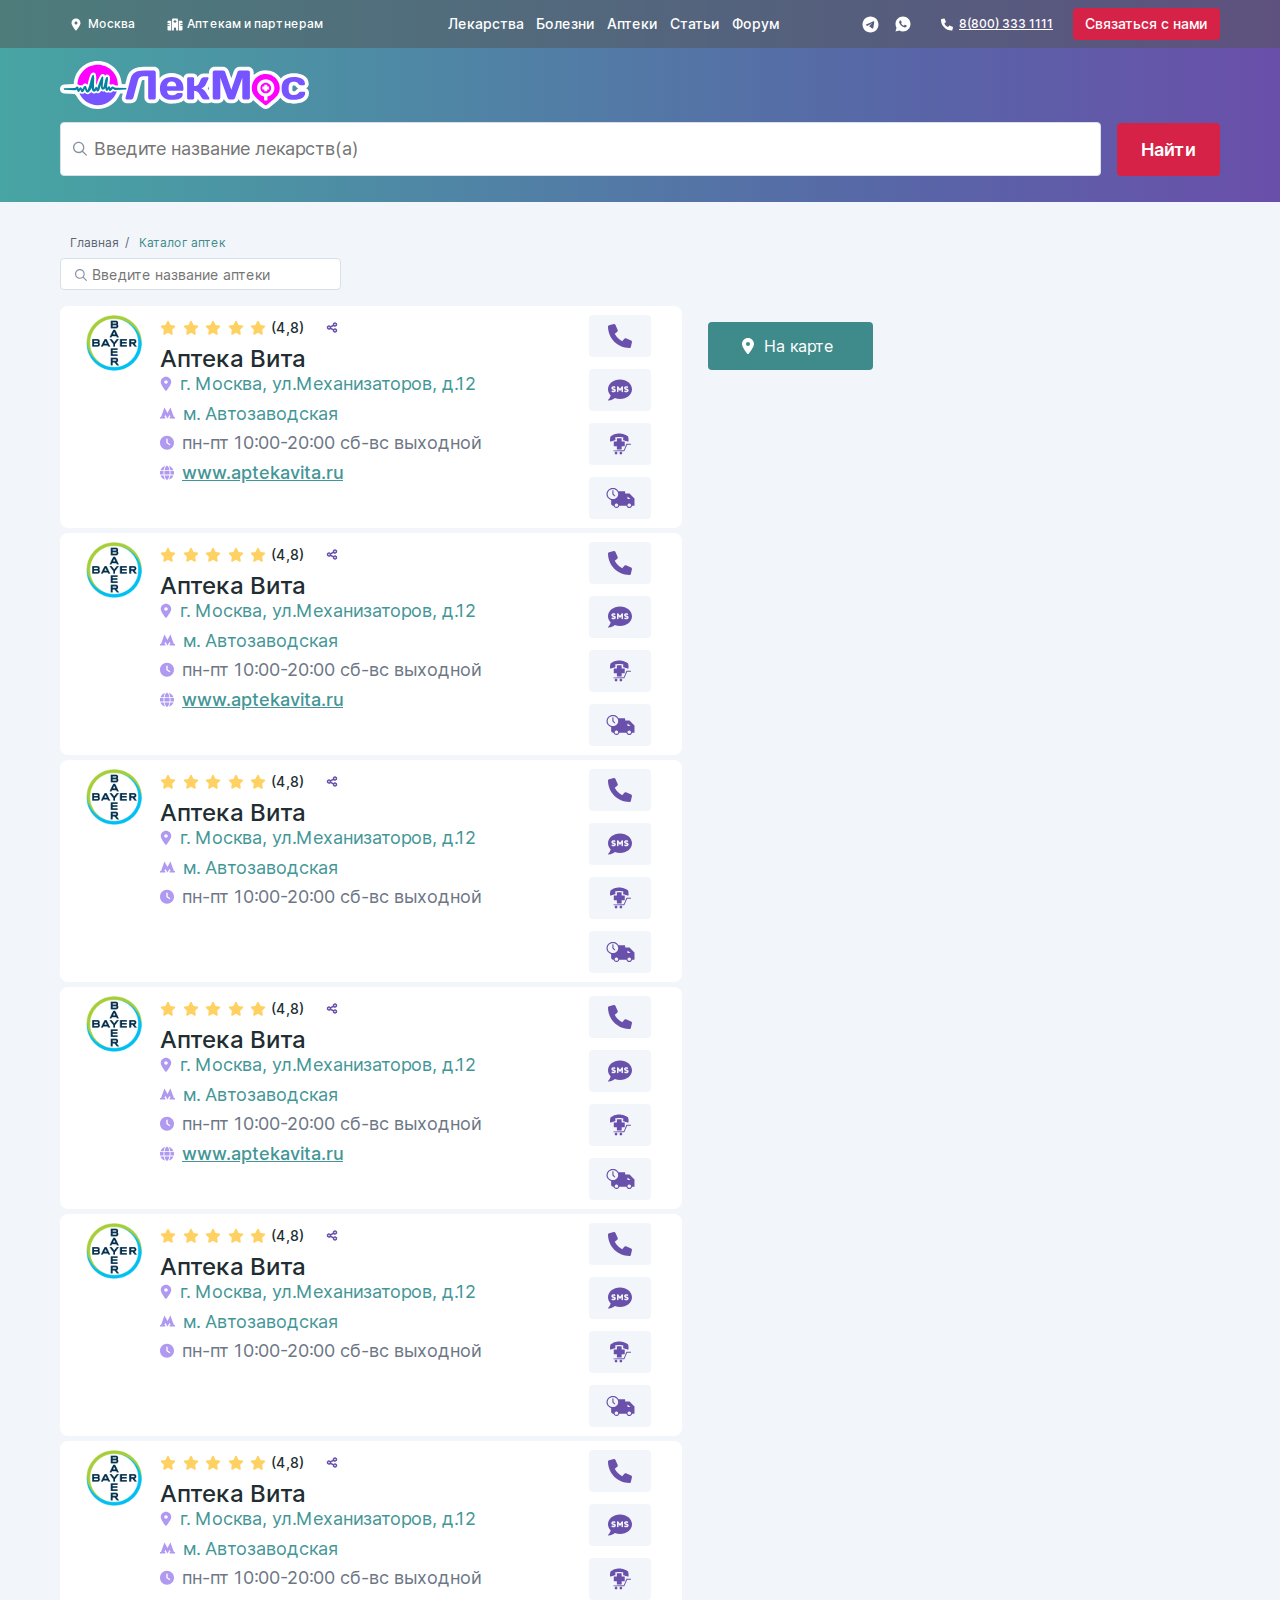
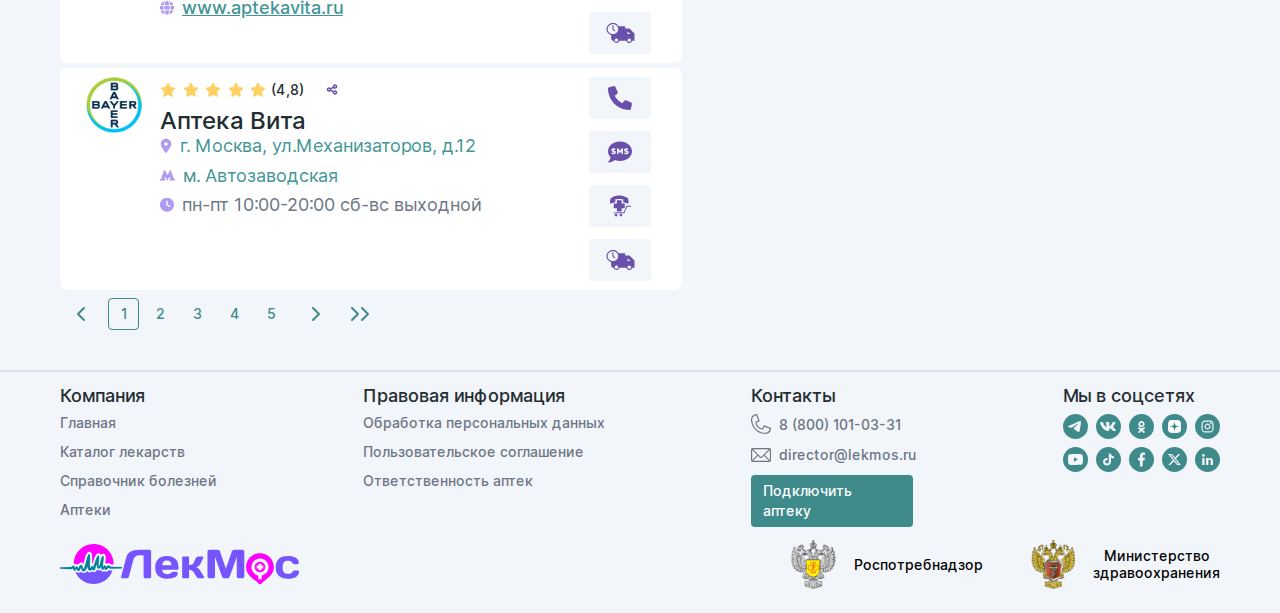
<file: pharmacies.html>
<!DOCTYPE html>
<html lang="ru">
  <head>
    <meta charset="UTF-8">
    <meta name="viewport" content="width=device-width, initial-scale=1.0">
    <title>Lekmos</title>
  
    <link rel="preload" href="fonts/Inter-Regular.woff" as="font" type="font/woff" crossorigin>
    <link rel="preload" href="fonts/Inter-Regular.woff2" as="font" type="font/woff" crossorigin>
    <link rel="preload" href="fonts/Inter-Medium.woff" as="font" type="font/woff2" crossorigin>
    <link rel="preload" href="fonts/Inter-Medium.woff2" as="font" type="font/woff2" crossorigin>
    <link rel="preload" href="fonts/Inter-SemiBold.woff" as="font" type="font/woff2" crossorigin>
    <link rel="preload" href="fonts/Inter-SemiBold.woff2" as="font" type="font/woff2" crossorigin>
    <link rel="preload" href="fonts/Inter-Bold.woff" as="font" type="font/woff2" crossorigin>
    <link rel="preload" href="fonts/Inter-Bold.woff2" as="font" type="font/woff2" crossorigin>
    <link rel="preload" href="fonts/fa-regular-400.woff2" as="font" type="font/woff2" crossorigin>
    <link rel="preload" href="fonts/fa-solid-900.woff2" as="font" type="font/woff2" crossorigin>
  
    <link rel="stylesheet" href="css/normalize.css">
    <link rel="stylesheet" href="css/swiper-bundle.min.css">
    <link rel="stylesheet" href="css/bootstrap.min.css">
    <link rel="stylesheet" href="css/style.css">
  
    <script defer src="js/swiper-bundle.min.js"></script>
    <script defer src="js/popper.min.js"></script>
    <script defer src="js/bootstrap.min.js"></script>
    <script src="https://api-maps.yandex.ru/2.1/?apikey=вашAPI-ключ&lang=ru_RU"></script>
    <script defer src="js/script.js"></script>
  </head>
<body id="scroll">
  <header class="header">
    <div class="header-up">
      <div class="container header-up__container">
        <div class="header-up__left-btn">
          <button class="header-up__location" id="modal__btn">
            <svg width="16" height="16" viewBox="0 0 16 16" fill="none" xmlns="http://www.w3.org/2000/svg">
              <path d="M7.4375 14.2188C6.21875 12.6953 3.5 9.0625 3.5 7C3.5 4.51562 5.49219 2.5 8 2.5C10.4844 2.5 12.5 4.51562 12.5 7C12.5 9.0625 9.75781 12.6953 8.53906 14.2188C8.25781 14.5703 7.71875 14.5703 7.4375 14.2188ZM8 8.5C8.82031 8.5 9.5 7.84375 9.5 7C9.5 6.17969 8.82031 5.5 8 5.5C7.15625 5.5 6.5 6.17969 6.5 7C6.5 7.84375 7.15625 8.5 8 8.5Z" fill="white"/>
            </svg>
            Москва
          </button>
          <a href="for_pharmacies.html" class="header-up__connect">
            <svg width="16" height="16" viewBox="0 0 16 16" fill="none" xmlns="http://www.w3.org/2000/svg">
              <path d="M5 3.625C5 3.01562 5.49219 2.5 6.125 2.5H9.875C10.4844 2.5 11 3.01562 11 3.625V14.5H9.125V12.625C9.125 12.0156 8.60938 11.5 8 11.5C7.36719 11.5 6.875 12.0156 6.875 12.625V14.5H5V3.625ZM7.8125 4C7.60156 4 7.4375 4.1875 7.4375 4.375V4.9375H6.875C6.66406 4.9375 6.5 5.125 6.5 5.3125V5.6875C6.5 5.89844 6.66406 6.0625 6.875 6.0625H7.4375V6.625C7.4375 6.83594 7.60156 7 7.8125 7H8.1875C8.375 7 8.5625 6.83594 8.5625 6.625V6.0625H9.125C9.3125 6.0625 9.5 5.89844 9.5 5.6875V5.3125C9.5 5.125 9.3125 4.9375 9.125 4.9375H8.5625V4.375C8.5625 4.1875 8.375 4 8.1875 4H7.8125ZM4.25 4.75V14.5H1.625C0.992188 14.5 0.5 14.0078 0.5 13.375V10H2.375C2.5625 10 2.75 9.83594 2.75 9.625C2.75 9.4375 2.5625 9.25 2.375 9.25H0.5V7.75H2.375C2.5625 7.75 2.75 7.58594 2.75 7.375C2.75 7.1875 2.5625 7 2.375 7H0.5V5.875C0.5 5.26562 0.992188 4.75 1.625 4.75H4.25ZM14.375 4.75C14.9844 4.75 15.5 5.26562 15.5 5.875V7H13.625C13.4141 7 13.25 7.1875 13.25 7.375C13.25 7.58594 13.4141 7.75 13.625 7.75H15.5V9.25H13.625C13.4141 9.25 13.25 9.4375 13.25 9.625C13.25 9.83594 13.4141 10 13.625 10H15.5V13.375C15.5 14.0078 14.9844 14.5 14.375 14.5H11.75V4.75H14.375Z" fill="white"/>
            </svg>
            <span class="header-up__connect-text">Аптекам и партнерам</span>
          </a>
        </div>
        <div class="modal" id="modal-connect">
          <div class="modal-content">
            <div class="modal-up">
              <button class="modal__btn-close modal-connect__btn-close"></button>
              <h2 class="modal-heading">Хотите разместить свою аптеку?</h2>
            </div>
            <div class="modal-main">
              <p class="modal-main__descr">Для размещения в информационной справке на сайте www.lekmos.ru и в голосовой электронной справке, заполните форму и наши менеджеры с вами свяжутся.</p>
              <form class="modal-form" action="#" autocomplete="off">
                <div class="input-box">
                  <label class="modal__label-form" for="name">Название аптеки (аптечной сети)</label>
                  <input class="modal__input-form" id="name" type="text" aria-label="Введите название аптеки" name="name">
                </div>
                <div class="input-box">
                  <label class="modal__label-form" for="email">E-mail</label>
                  <input class="modal__input-form" id="email" type="email" aria-label="Введите email" name="email">
                </div>
                <div class="input-box">
                  <label class="modal__label-form" for="phone">Телефон</label>
                  <input class="modal__input-form" id="phone" type="text" aria-label="Введите телефон" name="phone">
                </div>
                <div class="input-box">
                  <label class="modal__label-form" for="contact">Контактное лицо</label>
                  <input class="modal__input-form" id="contact" type="text" aria-label="Введите имя" name="contact">
                </div>
                <div class="modal-main__bottom">
                  <p class="modal-main__descr modal-main__descr-bottom">Либо свяжитесь с нами по адресам <a class="modal-link" href="mail:director@lekmos.ru">director@lekmos.ru </a><a class="modal-link" href="mail:admin@lekmos.ru">admin@lekmos.ru</a></p>
                  <p class="modal-main__descr modal-main__descr-bottom">или телефонам: <a class="modal-main__descr" href="tel:+79262440164">+7&nbsp;(926)&nbsp;244-01-64, </a><a class="modal-main__descr" href="tel:+79859927773">+7&nbsp;(985)&nbsp;992-77-73, </a><a class="modal-main__descr" href="tel:+79258804108">+7&nbsp;(925)&nbsp;880-41-08 </a><a class="modal-main__descr" href="tel:+79911256701">+7&nbsp;(991)&nbsp;125-67-01</a></p>
                </div>
                <button class="modal-main__btn green-btn" type="submit">Отправить</button>
              </form>
            </div>
          </div>
        </div>
        <div class="modal" id="modal-final">
          <div class="modal-content modal-content__final">
            <div class="modal-up">
              <button class="modal__btn-close modal-final__btn-close"></button>
              <h2 class="modal-heading">Данные отправлены</h2>
            </div>
            <div class="modal-main modal-main__final">
              <p class="modal-final__descr">
                <span class="modal-final__text">Благодарим за регистрацию!</span>
                <span class="modal-final__text">Наши менеджеры свяжутся с вами в ближайшее время</span>
              </p>
              <button class="modal-final__btn green-btn">ОК</button>
            </div>
          </div>
        </div>
        <div class="modal" id="modal__city">
          <div class="modal-content">
            <button class="modal__btn-close" id="close-city-btn"></button>
            <h2 class="modal-heading modal-heading__city">Выберите город</h2>
            <div class="modal-cont">
              <div class="modal-city">
                <ul class="modal-city__top-list">
                  <li class="modal-city__top-item"><a class="modal-city__top-link" href="#">Москва</a></li>
                  <li class="modal-city__top-item"><a class="modal-city__top-link" href="#">Санкт-Петербург</a></li>
                  <li class="modal-city__top-item"><a class="modal-city__top-link" href="#">Новосибирск</a></li>
                  <li class="modal-city__top-item"><a class="modal-city__top-link" href="#">Самара</a></li>
                  <li class="modal-city__top-item"><a class="modal-city__top-link" href="#">Казань</a></li>
                </ul>
                <form class="modal-city__form" action="#" autocomplete="off">
                  <div class="input-box modal-city__input-box">
                    <label class="modal-city__label" for="GET-name">Введите название города
                    </label>
                    <input class="modal-city__input" id="GET-name" type="text" aria-label="Введите город" placeholder="" name="name">
                  </div>
                  <button class="modal-city__form-btn" type="submit" aria-label="Начать поиск">
                    <svg width="24" height="24" viewBox="0 0 24 24" fill="none" xmlns="http://www.w3.org/2000/svg">
                      <path d="M11 20C15.9706 20 20 15.9706 20 11C20 6.02944 15.9706 2 11 2C6.02944 2 2 6.02944 2 11C2 15.9706 6.02944 20 11 20Z" stroke="#3F8B8B"/>
                      <path d="M22.0009 21.9999L18.7832 18.7822" stroke="#3F8B8B"/>
                    </svg>
                  </button>
                </form>
                <ul class="modal-city__bottom-list">
                  <li class="modal-city__top-item"><a class="modal-city__bottom-link" href="#">Брянск</a></li>
                  <li class="modal-city__top-item"><a class="modal-city__bottom-link" href="#">Брянск</a></li>
                  <li class="modal-city__top-item"><a class="modal-city__bottom-link" href="#">Брянск</a></li>
                  <li class="modal-city__top-item"><a class="modal-city__bottom-link" href="#">Брянск</a></li>
                  <li class="modal-city__top-item"><a class="modal-city__bottom-link" href="#">Дятьково</a></li>
                  <li class="modal-city__top-item"><a class="modal-city__bottom-link" href="#">Дятьково</a></li>
                  <li class="modal-city__top-item"><a class="modal-city__bottom-link" href="#">Дятьково</a></li>
                  <li class="modal-city__top-item"><a class="modal-city__bottom-link" href="#">Дятьково</a></li>
                  <li class="modal-city__top-item"><a class="modal-city__bottom-link" href="#">Клинцы</a></li>
                  <li class="modal-city__top-item"><a class="modal-city__bottom-link" href="#">Клинцы</a></li>
                  <li class="modal-city__top-item"><a class="modal-city__bottom-link" href="#">Клинцы</a></li>
                  <li class="modal-city__top-item"><a class="modal-city__bottom-link" href="#">Клинцы</a></li>
                  <li class="modal-city__top-item"><a class="modal-city__bottom-link" href="#">Новозыбков</a></li>
                  <li class="modal-city__top-item"><a class="modal-city__bottom-link" href="#">Новозыбков</a></li>
                  <li class="modal-city__top-item"><a class="modal-city__bottom-link" href="#">Новозыбков</a></li>
                  <li class="modal-city__top-item"><a class="modal-city__bottom-link" href="#">Новозыбков</a></li>
                  <li class="modal-city__top-item"><a class="modal-city__bottom-link" href="#">Унеча</a></li>
                  <li class="modal-city__top-item"><a class="modal-city__bottom-link" href="#">Унеча</a></li>
                  <li class="modal-city__top-item"><a class="modal-city__bottom-link" href="#">Унеча</a></li>
                  <li class="modal-city__top-item"><a class="modal-city__bottom-link" href="#">Унеча</a></li>
                  <li class="modal-city__top-item"><a class="modal-city__bottom-link" href="#">Бытошь</a></li>
                  <li class="modal-city__top-item"><a class="modal-city__bottom-link" href="#">Бытошь</a></li>
                  <li class="modal-city__top-item"><a class="modal-city__bottom-link" href="#">Бытошь</a></li>
                  <li class="modal-city__top-item"><a class="modal-city__bottom-link" href="#">Бытошь</a></li>
                  <li class="modal-city__top-item"><a class="modal-city__bottom-link" href="#">Выгоничи</a></li>
                  <li class="modal-city__top-item"><a class="modal-city__bottom-link" href="#">Выгоничи</a></li>
                  <li class="modal-city__top-item"><a class="modal-city__bottom-link" href="#">Выгоничи</a></li>
                  <li class="modal-city__top-item"><a class="modal-city__bottom-link" href="#">Выгоничи</a></li>
                  <li class="modal-city__top-item"><a class="modal-city__bottom-link" href="#">Глинищево</a></li>
                  <li class="modal-city__top-item"><a class="modal-city__bottom-link" href="#">Глинищево</a></li>
                  <li class="modal-city__top-item"><a class="modal-city__bottom-link" href="#">Глинищево</a></li>
                  <li class="modal-city__top-item"><a class="modal-city__bottom-link" href="#">Глинищево</a></li>
                </ul>
              </div>
            </div>
          </div>
        </div>
        <nav>
          <ul class="header-up__list">
            <li class="header-up__item"><a class="header-up__link" href="catalog.html">Лекарства</a></li>
            <li class="header-up__item"><a class="header-up__link" href="health.html">Болезни</a></li>
            <li class="header-up__item"><a class="header-up__link" href="pharmacies.html">Аптеки</a></li>
            <li class="header-up__item"><a class="header-up__link" href="article.html">Статьи</a></li>
            <li class="header-up__item"><a class="header-up__link" href="#">Форум</a></li>
          </ul>
        </nav>
        <button class="header-burger" aria-label="Открыть или закрыть меню"></button>
        <div class="header-mobile__burger-menu">
          <nav class="header-mobile__burger-nav">
            <ul class="header-mobile__list">
              <li class="header-mobile__item"><a class="header-mobile__link" href="catalog.html">Лекарства</a></li>
              <li class="header-mobile__item"><a class="header-mobile__link" href="health.html">Болезни</a></li>
              <li class="header-mobile__item"><a class="header-mobile__link" href="pharmacies.html">Аптеки</a></li>
              <li class="header-mobile__item"><a class="header-mobile__link" href="article.html">Статьи</a></li>
              <li class="header-mobile__item"><a class="header-mobile__link" href="#">Форум</a></li>
            </ul>
          </nav>
          <div class="header-mobile__bottom">
            <span class="header-mobile__social-title">Связаться</span>
            <ul class="header-mobile__social-list">
              <li class="header-up__social-item">
                <a class="section-hero__icon" href="tel:+78003331111" aria-label="Позвонить">
                  <svg width="23" height="23" viewBox="0 0 23 23" fill="none" xmlns="http://www.w3.org/2000/svg">
                    <path d="M21.957 17.3789L20.9258 21.7188C20.7969 22.3633 20.2812 22.793 19.6367 22.793C8.80859 22.75 0 13.9414 0 3.11328C0 2.46875 0.386719 1.95312 1.03125 1.82422L5.37109 0.792969C5.97266 0.664062 6.61719 1.00781 6.875 1.56641L8.89453 6.25C9.10938 6.80859 8.98047 7.45312 8.50781 7.79688L6.1875 9.6875C7.64844 12.6523 10.0547 15.0586 13.0625 16.5195L14.9531 14.1992C15.2969 13.7695 15.9414 13.5977 16.5 13.8125L21.1836 15.832C21.7422 16.1328 22.0859 16.7773 21.957 17.3789Z" fill="#6951AB"/>
                  </svg>
                </a>
              </li>
              <li class="header-up__social-item header-mobile__social-item">
                <a class="header-up__icon" href="#" aria-label="Ссылка на чат в Телеграм">
                  <svg width="30" height="30" viewBox="0 0 30 30" fill="none" xmlns="http://www.w3.org/2000/svg">
                    <path d="M15 3C8.376 3 3 8.376 3 15C3 21.624 8.376 27 15 27C21.624 27 27 21.624 27 15C27 8.376 21.624 3 15 3ZM20.568 11.16C20.388 13.056 19.608 17.664 19.212 19.788C19.044 20.688 18.708 20.988 18.396 21.024C17.7 21.084 17.172 20.568 16.5 20.124C15.444 19.428 14.844 18.996 13.824 18.324C12.636 17.544 13.404 17.112 14.088 16.416C14.268 16.236 17.34 13.44 17.4 13.188C17.4083 13.1498 17.4072 13.1102 17.3968 13.0726C17.3863 13.0349 17.3668 13.0004 17.34 12.972C17.268 12.912 17.172 12.936 17.088 12.948C16.98 12.972 15.3 14.088 12.024 16.296C11.544 16.62 11.112 16.788 10.728 16.776C10.296 16.764 9.48 16.536 8.868 16.332C8.112 16.092 7.524 15.96 7.572 15.54C7.596 15.324 7.896 15.108 8.46 14.88C11.964 13.356 14.292 12.348 15.456 11.868C18.792 10.476 19.476 10.236 19.932 10.236C20.028 10.236 20.256 10.26 20.4 10.38C20.52 10.476 20.556 10.608 20.568 10.704C20.556 10.776 20.58 10.992 20.568 11.16Z" fill="#6951AB"/>
                  </svg>
                </a>
              </li>
              <li class="header-up__social-item header-mobile__social-item">
                <a class="header-up__icon" href="#" aria-label="Ссылка на чат What's app">
                  <svg width="27" height="27" viewBox="0 0 27 27" fill="none" xmlns="http://www.w3.org/2000/svg">
                    <path d="M13.5012 2.25C19.7146 2.25 24.7512 7.28663 24.7512 13.5C24.7512 19.7134 19.7146 24.75 13.5012 24.75C11.5131 24.7532 9.55998 24.2271 7.84249 23.2256L2.25574 24.75L3.77674 19.161C2.77447 17.443 2.24792 15.489 2.25124 13.5C2.25124 7.28663 7.28786 2.25 13.5012 2.25ZM9.66724 8.2125L9.44224 8.2215C9.29657 8.23037 9.15421 8.26864 9.02374 8.334C8.9017 8.40311 8.7903 8.4895 8.69299 8.5905C8.55799 8.71763 8.48149 8.82788 8.39936 8.93475C7.98325 9.47577 7.75921 10.14 7.76261 10.8225C7.76486 11.3737 7.90886 11.9104 8.13386 12.4121C8.59399 13.4269 9.35111 14.5012 10.3501 15.4969C10.5909 15.7365 10.8271 15.9773 11.0814 16.2011C12.3227 17.294 13.8019 18.0822 15.4014 18.5029L16.0404 18.6007C16.2485 18.612 16.4566 18.5963 16.6659 18.5861C16.9935 18.5692 17.3134 18.4805 17.603 18.3263C17.7503 18.2504 17.8941 18.1678 18.0339 18.0787C18.0339 18.0787 18.0822 18.0472 18.1745 17.9775C18.3264 17.865 18.4197 17.7851 18.5457 17.6535C18.6391 17.5568 18.7201 17.4431 18.782 17.3138C18.8697 17.1304 18.9575 16.7805 18.9935 16.4891C19.0205 16.2664 19.0126 16.1449 19.0092 16.0695C19.0047 15.9491 18.9046 15.8243 18.7955 15.7714L18.1407 15.4778C18.1407 15.4778 17.162 15.0514 16.5635 14.7791C16.5009 14.7518 16.4338 14.7361 16.3655 14.733C16.2885 14.7251 16.2107 14.7338 16.1374 14.7584C16.064 14.783 15.9968 14.8231 15.9402 14.8759C15.9346 14.8736 15.8592 14.9377 15.0459 15.9233C14.9992 15.986 14.9349 16.0334 14.8611 16.0594C14.7874 16.0855 14.7076 16.089 14.6319 16.0695C14.5586 16.0498 14.4868 16.025 14.417 15.9953C14.2775 15.9368 14.2291 15.9142 14.1335 15.8737C13.4878 15.592 12.89 15.2113 12.3616 14.7454C12.2199 14.6216 12.0882 14.4866 11.9532 14.3561C11.5106 13.9323 11.1249 13.4528 10.8057 12.9296L10.7394 12.8228C10.6917 12.7509 10.6531 12.6735 10.6246 12.5921C10.5819 12.4268 10.6932 12.294 10.6932 12.294C10.6932 12.294 10.9666 11.9948 11.0937 11.8327C11.2175 11.6753 11.3221 11.5223 11.3896 11.4131C11.5224 11.1994 11.564 10.98 11.4942 10.8101C11.1792 10.0406 10.853 9.2745 10.5177 8.514C10.4514 8.36325 10.2545 8.25525 10.0756 8.23387C10.0149 8.22712 9.95411 8.22038 9.89336 8.21588C9.74228 8.20837 9.59089 8.20987 9.43999 8.22038L9.66611 8.21137L9.66724 8.2125Z" fill="#6951AB"/>
                  </svg>
                </a>
              </li>
              <li class="header-up__social-item header-mobile__social-item">
                <a class="header-up__icon" href="https://vk.com/lekmos" aria-label="Ссылка на группу вконтакте">
                  <svg width="25" height="25" viewBox="0 0 25 25" fill="none" xmlns="http://www.w3.org/2000/svg">
                    <circle cx="12.5" cy="12.5" r="12.5" fill="#6951AB"/>
                    <path fill-rule="evenodd" clip-rule="evenodd" d="M17.6051 16.9988H19.3566C19.856 16.9988 20.1069 16.7624 19.9568 16.3009C19.5799 15.5823 19.0816 14.9262 18.4814 14.3597C18.2803 14.1348 18.0319 13.9046 17.8096 13.6987C17.5753 13.4817 17.3704 13.2916 17.2809 13.164C17.0168 12.8446 17.0925 12.7025 17.2809 12.4298C18.2066 11.2383 18.9946 9.95599 19.6315 8.60518C19.7431 8.25056 19.6315 8.00165 19.1069 8.00165H17.3554C17.1913 7.99083 17.0279 8.03135 16.8903 8.11653C16.8375 8.14928 16.7896 8.18813 16.7476 8.23169C16.6799 8.30161 16.627 8.38403 16.5931 8.47449C16.0535 9.69625 15.3288 10.8373 14.4418 11.8615C14.0288 12.2524 13.8548 12.3707 13.6291 12.3707C13.5526 12.3707 13.4533 12.3162 13.3975 12.1703C13.371 12.1012 13.3542 12.0113 13.3542 11.8967V8.60518C13.3542 8.17897 13.2293 8.00165 12.8536 8.00165H10.1021C9.98981 7.99722 9.88009 8.03439 9.79629 8.10516C9.71238 8.17619 9.66112 8.27526 9.65308 8.38125C9.65308 8.53636 9.74563 8.64569 9.86376 8.78499C10.0524 9.00753 10.306 9.30667 10.3518 9.99066V12.4298C10.3518 12.9628 10.2533 13.0571 10.0276 13.0571C9.4394 13.0571 7.98921 10.9977 7.13925 8.62905C6.96282 8.19146 6.80074 8.00165 6.35056 8.00165H4.60024C4.09965 8.00165 4 8.22669 4 8.4756C4.45737 10.4852 5.40359 12.3662 6.76352 13.9687C7.33636 14.8383 8.11919 15.5665 9.04754 16.0936C9.97589 16.6207 11.0232 16.9311 12.1033 16.9999C13.2161 16.9999 13.3542 16.7635 13.3542 16.36V14.8688C13.3542 14.3949 13.4538 14.3006 13.8164 14.3006C14.0793 14.3006 14.5174 14.4188 15.5547 15.3655C15.9101 15.7022 16.1772 15.9835 16.3945 16.2127C16.9039 16.7493 17.1407 16.9988 17.6051 16.9988Z" fill="#F2F5FA"/>
                  </svg>
                </a>
              </li>
            </ul>
          </div>
        </div>
        <div class="header-up__right-btn">
          <a class="header-up__tg-btn" href="#" aria-label="Ссылка на чат в Телеграм"></a>
          <a class="header-up__wa-btn" href="#" aria-label="Ссылка на чат What's app"></a>
          <a href="tel:+78003331111" class="header-up__phone-btn">
            <svg class="header-up__contacts-icon" width="16" height="16" viewBox="0 0 16 16" fill="none" xmlns="http://www.w3.org/2000/svg">
              <path d="M13.9766 11.5703L13.4141 13.9375C13.3438 14.2891 13.0625 14.5234 12.7109 14.5234C6.80469 14.5 2 9.69531 2 3.78906C2 3.4375 2.21094 3.15625 2.5625 3.08594L4.92969 2.52344C5.25781 2.45312 5.60938 2.64062 5.75 2.94531L6.85156 5.5C6.96875 5.80469 6.89844 6.15625 6.64062 6.34375L5.375 7.375C6.17188 8.99219 7.48438 10.3047 9.125 11.1016L10.1562 9.83594C10.3438 9.60156 10.6953 9.50781 11 9.625L13.5547 10.7266C13.8594 10.8906 14.0469 11.2422 13.9766 11.5703Z" fill="white"/>
            </svg>
            <span class="header-up__contacts-text">8(800)&nbsp;333&nbsp;1111</span>
          </a>
          <button class="red-btn header-up__btn btnsConnect">Связаться с нами</button>
        </div>
      </div>
      <div class="header-middle container">
        <a href="tel:+78003331111" class="header-middle__phone-btn">
          <svg class="header-up__contacts-icon" width="16" height="16" viewBox="0 0 16 16" fill="none" xmlns="http://www.w3.org/2000/svg">
            <path d="M13.9766 11.5703L13.4141 13.9375C13.3438 14.2891 13.0625 14.5234 12.7109 14.5234C6.80469 14.5 2 9.69531 2 3.78906C2 3.4375 2.21094 3.15625 2.5625 3.08594L4.92969 2.52344C5.25781 2.45312 5.60938 2.64062 5.75 2.94531L6.85156 5.5C6.96875 5.80469 6.89844 6.15625 6.64062 6.34375L5.375 7.375C6.17188 8.99219 7.48438 10.3047 9.125 11.1016L10.1562 9.83594C10.3438 9.60156 10.6953 9.50781 11 9.625L13.5547 10.7266C13.8594 10.8906 14.0469 11.2422 13.9766 11.5703Z" fill="white"/>
          </svg>
          <span class="header-up__contacts-text">8(800)&nbsp;333&nbsp;1111</span>
        </a>
        <ul class="header-middle__social-list">
          <li class="header-middle__social-item">
            <a class="header-up__icon" href="#" aria-label="Ссылка на чат в Телеграм">
              <svg width="30" height="30" viewBox="0 0 30 30" fill="none" xmlns="http://www.w3.org/2000/svg">
                <path d="M15 3C8.376 3 3 8.376 3 15C3 21.624 8.376 27 15 27C21.624 27 27 21.624 27 15C27 8.376 21.624 3 15 3ZM20.568 11.16C20.388 13.056 19.608 17.664 19.212 19.788C19.044 20.688 18.708 20.988 18.396 21.024C17.7 21.084 17.172 20.568 16.5 20.124C15.444 19.428 14.844 18.996 13.824 18.324C12.636 17.544 13.404 17.112 14.088 16.416C14.268 16.236 17.34 13.44 17.4 13.188C17.4083 13.1498 17.4072 13.1102 17.3968 13.0726C17.3863 13.0349 17.3668 13.0004 17.34 12.972C17.268 12.912 17.172 12.936 17.088 12.948C16.98 12.972 15.3 14.088 12.024 16.296C11.544 16.62 11.112 16.788 10.728 16.776C10.296 16.764 9.48 16.536 8.868 16.332C8.112 16.092 7.524 15.96 7.572 15.54C7.596 15.324 7.896 15.108 8.46 14.88C11.964 13.356 14.292 12.348 15.456 11.868C18.792 10.476 19.476 10.236 19.932 10.236C20.028 10.236 20.256 10.26 20.4 10.38C20.52 10.476 20.556 10.608 20.568 10.704C20.556 10.776 20.58 10.992 20.568 11.16Z" fill="#6951AB"/>
              </svg>
            </a>
          </li>
          <li class="header-middle__social-item">
            <a class="header-up__icon header-middle__icon" href="#" aria-label="Ссылка на чат What's app">
              <svg width="27" height="27" viewBox="0 0 27 27" fill="none" xmlns="http://www.w3.org/2000/svg">
                <path d="M13.5012 2.25C19.7146 2.25 24.7512 7.28663 24.7512 13.5C24.7512 19.7134 19.7146 24.75 13.5012 24.75C11.5131 24.7532 9.55998 24.2271 7.84249 23.2256L2.25574 24.75L3.77674 19.161C2.77447 17.443 2.24792 15.489 2.25124 13.5C2.25124 7.28663 7.28786 2.25 13.5012 2.25ZM9.66724 8.2125L9.44224 8.2215C9.29657 8.23037 9.15421 8.26864 9.02374 8.334C8.9017 8.40311 8.7903 8.4895 8.69299 8.5905C8.55799 8.71763 8.48149 8.82788 8.39936 8.93475C7.98325 9.47577 7.75921 10.14 7.76261 10.8225C7.76486 11.3737 7.90886 11.9104 8.13386 12.4121C8.59399 13.4269 9.35111 14.5012 10.3501 15.4969C10.5909 15.7365 10.8271 15.9773 11.0814 16.2011C12.3227 17.294 13.8019 18.0822 15.4014 18.5029L16.0404 18.6007C16.2485 18.612 16.4566 18.5963 16.6659 18.5861C16.9935 18.5692 17.3134 18.4805 17.603 18.3263C17.7503 18.2504 17.8941 18.1678 18.0339 18.0787C18.0339 18.0787 18.0822 18.0472 18.1745 17.9775C18.3264 17.865 18.4197 17.7851 18.5457 17.6535C18.6391 17.5568 18.7201 17.4431 18.782 17.3138C18.8697 17.1304 18.9575 16.7805 18.9935 16.4891C19.0205 16.2664 19.0126 16.1449 19.0092 16.0695C19.0047 15.9491 18.9046 15.8243 18.7955 15.7714L18.1407 15.4778C18.1407 15.4778 17.162 15.0514 16.5635 14.7791C16.5009 14.7518 16.4338 14.7361 16.3655 14.733C16.2885 14.7251 16.2107 14.7338 16.1374 14.7584C16.064 14.783 15.9968 14.8231 15.9402 14.8759C15.9346 14.8736 15.8592 14.9377 15.0459 15.9233C14.9992 15.986 14.9349 16.0334 14.8611 16.0594C14.7874 16.0855 14.7076 16.089 14.6319 16.0695C14.5586 16.0498 14.4868 16.025 14.417 15.9953C14.2775 15.9368 14.2291 15.9142 14.1335 15.8737C13.4878 15.592 12.89 15.2113 12.3616 14.7454C12.2199 14.6216 12.0882 14.4866 11.9532 14.3561C11.5106 13.9323 11.1249 13.4528 10.8057 12.9296L10.7394 12.8228C10.6917 12.7509 10.6531 12.6735 10.6246 12.5921C10.5819 12.4268 10.6932 12.294 10.6932 12.294C10.6932 12.294 10.9666 11.9948 11.0937 11.8327C11.2175 11.6753 11.3221 11.5223 11.3896 11.4131C11.5224 11.1994 11.564 10.98 11.4942 10.8101C11.1792 10.0406 10.853 9.2745 10.5177 8.514C10.4514 8.36325 10.2545 8.25525 10.0756 8.23387C10.0149 8.22712 9.95411 8.22038 9.89336 8.21588C9.74228 8.20837 9.59089 8.20987 9.43999 8.22038L9.66611 8.21137L9.66724 8.2125Z" fill="#6951AB"/>
              </svg>
            </a>
          </li>
          <li class="header-middle__social-item">
            <a class="header-up__icon" href="https://vk.com/lekmos" aria-label="Ссылка на группу вконтакте">
              <svg width="25" height="25" viewBox="0 0 25 25" fill="none" xmlns="http://www.w3.org/2000/svg">
                <circle cx="12.5" cy="12.5" r="12.5" fill="#6951AB"/>
                <path fill-rule="evenodd" clip-rule="evenodd" d="M17.6051 16.9988H19.3566C19.856 16.9988 20.1069 16.7624 19.9568 16.3009C19.5799 15.5823 19.0816 14.9262 18.4814 14.3597C18.2803 14.1348 18.0319 13.9046 17.8096 13.6987C17.5753 13.4817 17.3704 13.2916 17.2809 13.164C17.0168 12.8446 17.0925 12.7025 17.2809 12.4298C18.2066 11.2383 18.9946 9.95599 19.6315 8.60518C19.7431 8.25056 19.6315 8.00165 19.1069 8.00165H17.3554C17.1913 7.99083 17.0279 8.03135 16.8903 8.11653C16.8375 8.14928 16.7896 8.18813 16.7476 8.23169C16.6799 8.30161 16.627 8.38403 16.5931 8.47449C16.0535 9.69625 15.3288 10.8373 14.4418 11.8615C14.0288 12.2524 13.8548 12.3707 13.6291 12.3707C13.5526 12.3707 13.4533 12.3162 13.3975 12.1703C13.371 12.1012 13.3542 12.0113 13.3542 11.8967V8.60518C13.3542 8.17897 13.2293 8.00165 12.8536 8.00165H10.1021C9.98981 7.99722 9.88009 8.03439 9.79629 8.10516C9.71238 8.17619 9.66112 8.27526 9.65308 8.38125C9.65308 8.53636 9.74563 8.64569 9.86376 8.78499C10.0524 9.00753 10.306 9.30667 10.3518 9.99066V12.4298C10.3518 12.9628 10.2533 13.0571 10.0276 13.0571C9.4394 13.0571 7.98921 10.9977 7.13925 8.62905C6.96282 8.19146 6.80074 8.00165 6.35056 8.00165H4.60024C4.09965 8.00165 4 8.22669 4 8.4756C4.45737 10.4852 5.40359 12.3662 6.76352 13.9687C7.33636 14.8383 8.11919 15.5665 9.04754 16.0936C9.97589 16.6207 11.0232 16.9311 12.1033 16.9999C13.2161 16.9999 13.3542 16.7635 13.3542 16.36V14.8688C13.3542 14.3949 13.4538 14.3006 13.8164 14.3006C14.0793 14.3006 14.5174 14.4188 15.5547 15.3655C15.9101 15.7022 16.1772 15.9835 16.3945 16.2127C16.9039 16.7493 17.1407 16.9988 17.6051 16.9988Z" fill="#F2F5FA"/>
              </svg>
            </a>
          </li>
        </ul>
      </div>
    </div>
    
    <div class="header-down container">
      <div class="header-down__logo">
        <img src="img/Logo-header.svg" alt="Логотип">
      </div>
      <form action="#" class="header-down__form">
        <input class="header-down__form-input" type="text" placeholder="Введите название лекарств(а)">
        <button class="header-down__form-btn red-btn" type="submit">Найти</button> 
      </form>
      <div class="modal-overlay" id="modal-dropdown"></div>
      <div class="header__dropdown-menu">
        <div class="dropdown-menu__item">
          <a class="dropdown-menu__link" href="#">
            <span class="dropdown-menu__name">Цитраль</span>
          </a>
        </div>
        <div class="dropdown-menu__item">
          <a class="dropdown-menu__link" href="#">
            <span class="dropdown-menu__name">Цитрамон П</span>
            <span class="dropdown-menu__count">544 шт от <span class="dropdown-menu__price">17₽</span></span>
          </a>
        </div>
        <div class="dropdown-menu__item">
          <a class="dropdown-menu__link" href="#">
            <span class="dropdown-menu__name">Магния цитрат</span>
            <span class="dropdown-menu__count">16 шт от <span class="dropdown-menu__price">670₽</span></span>
          </a>
        </div>
        <div class="dropdown-menu__item">
          <a class="dropdown-menu__link" href="#">
            <span class="dropdown-menu__name">Висмута трикалия дицитрат</span>
            <span class="dropdown-menu__count">90 шт от <span class="dropdown-menu__price">230₽</span></span>
          </a>
        </div>
        <div class="dropdown-menu__item">
          <a class="dropdown-menu__link" href="#">
            <span class="dropdown-menu__name">Цитрамон П</span>
            <span class="dropdown-menu__count">544 шт от <span class="dropdown-menu__price">17₽</span></span>
          </a>
        </div>
        <div class="dropdown-menu__item">
          <a class="dropdown-menu__link" href="#">
            <span class="dropdown-menu__name">Магния цитрат</span>
            <span class="dropdown-menu__count">16 шт от <span class="dropdown-menu__price">670₽</span></span>
          </a>
        </div>
        <div class="dropdown-menu__item">
          <a class="dropdown-menu__link" href="#">
            <span class="dropdown-menu__name">Висмута трикалия дицитрат</span>
            <span class="dropdown-menu__count">90 шт от <span class="dropdown-menu__price">230₽</span></span>
          </a>
        </div>
        <div class="dropdown-menu__item">
          <a class="dropdown-menu__link" href="#">
            <span class="dropdown-menu__name">Цитрамон П</span>
            <span class="dropdown-menu__count">544 шт от <span class="dropdown-menu__price">17₽</span></span>
          </a>
        </div>
        <div class="dropdown-menu__item">
          <a class="dropdown-menu__link" href="#">
            <span class="dropdown-menu__name">Магния цитрат</span>
            <span class="dropdown-menu__count">16 шт от <span class="dropdown-menu__price">670₽</span></span>
          </a>
        </div>
        <div class="dropdown-menu__item">
          <a class="dropdown-menu__link" href="#">
            <span class="dropdown-menu__name">Висмута трикалия дицитрат Висмута трикалия дицитрат Висмута трикалия дицитрат</span>
            <span class="dropdown-menu__count">90 шт от <span class="dropdown-menu__price">230₽</span></span>
          </a>
        </div>
      </div>
    </div>
  </header>
  <main>
    <section class="section-top section-list">
      <div class="container">
        <ul class="breadcrumbs">
          <li class="breadcrumbs-item"><a class="breadcrumbs-link" href="index.html">Главная</a></li>
          <li class="breadcrumbs-item active"><span class="breadcrumbs-link">Каталог аптек</span></li>
        </ul>
        <input class="section-top__input section-alphabet__input section-list__input" type="text" placeholder="Введите название аптеки">
        <div class="section-list__content">
          <div class="section-list__content-left">
            <ul class="section-list__list">
              <li class="section-top__card section-list__card">
                <div class="section-list__card-top">
                  <img class="section-top__card-img" src="img/Лого-bayer.svg" alt="Логотип">
                  <div class="section-top__card-info">
                  <div class="section-top__rating-top">
                    <div class="section-top__rating">
                      <a href="pharma.html" class="section-top__stars">
                        <img class="section-top__stars-icon" src="img/star.svg" alt="Рейтинг">
                        <img class="section-top__stars-icon" src="img/star.svg" alt="Рейтинг">
                        <img class="section-top__stars-icon" src="img/star.svg" alt="Рейтинг">
                        <img class="section-top__stars-icon" src="img/star.svg" alt="Рейтинг">
                        <img class="section-top__stars-icon" src="img/star.svg" alt="Рейтинг">
                      </a>
                      <span class="section-top__stars-text">(4,8)</span>
                    </div>
                    <button class="section-top__btn-repost"></button>
                  </div>
                  <a href="pharma.html" class="section-top__card-name">Аптека Вита</a>
                  <a href="https://yandex.ru/maps/-/CDUyQSjM" class="section-top__text section-top__address">
                    <svg width="12" height="15" viewBox="0 0 12 15" fill="none" xmlns="http://www.w3.org/2000/svg">
                      <path d="M5.34375 14.4219C3.92188 12.6445 0.75 8.40625 0.75 6C0.75 3.10156 3.07422 0.75 6 0.75C8.89844 0.75 11.25 3.10156 11.25 6C11.25 8.40625 8.05078 12.6445 6.62891 14.4219C6.30078 14.832 5.67188 14.832 5.34375 14.4219ZM6 7.75C6.95703 7.75 7.75 6.98438 7.75 6C7.75 5.04297 6.95703 4.25 6 4.25C5.01562 4.25 4.25 5.04297 4.25 6C4.25 6.98438 5.01562 7.75 6 7.75Z" fill="#B099F1"/>
                    </svg>
                    г. Москва, ул.Механизаторов, д.12
                  </a>
                  <a href="https://yandex.ru/maps/-/CDa6eDNz" class="section-top__text section-top__address">
                    <svg width="15" height="12" viewBox="0 0 15 12" fill="none" xmlns="http://www.w3.org/2000/svg">
                      <path fill-rule="evenodd" clip-rule="evenodd" d="M4.52348 0.500004C4.53286 0.497485 5.20188 1.72922 6.00939 3.23552C6.8169 4.74181 7.48122 5.97607 7.48826 5.98111C7.49531 5.98614 8.14789 4.767 8.94132 3.27582C9.73474 1.78464 10.3991 0.547863 10.4178 0.527712C10.439 0.507561 10.4577 0.494966 10.4601 0.502523C10.4648 0.507561 11.2535 2.63854 13.9601 9.95843L15 9.97103V11.4068H9.67136V9.97103L10.4624 9.95843L10.0939 8.81234C9.88967 8.18262 9.71596 7.66624 9.70892 7.66624C9.70188 7.66624 9.20423 8.5277 8.60329 9.5806C8.00235 10.6335 7.50235 11.4975 7.49296 11.5C7.48357 11.5025 6.98122 10.6335 5.26995 7.6335L4.89906 8.78211C4.69718 9.41687 4.53052 9.97103 4.53052 9.97103H5.30516V11.4068H0V9.97103H1.02113L2.72066 5.34131C3.65728 2.79723 4.44132 0.66625 4.46479 0.608316C4.48592 0.547862 4.51409 0.500004 4.52348 0.500004Z" fill="#B099F1"/>
                    </svg>
                    м. Автозаводская
                  </a>
                  <span class="section-top__text section-top__time">
                    <svg width="14" height="15" viewBox="0 0 14 15" fill="none" xmlns="http://www.w3.org/2000/svg">
                      <path d="M7 14.75C3.11719 14.75 0 11.6328 0 7.75C0 3.89453 3.11719 0.75 7 0.75C10.8555 0.75 14 3.89453 14 7.75C14 11.6328 10.8555 14.75 7 14.75ZM6.34375 7.75C6.34375 7.96875 6.45312 8.1875 6.61719 8.29688L9.24219 10.0469C9.54297 10.2656 9.95312 10.1836 10.1445 9.88281C10.3633 9.58203 10.2812 9.17188 9.98047 8.95312L7.65625 7.42188V4.03125C7.65625 3.67578 7.35547 3.375 6.97266 3.375C6.61719 3.375 6.31641 3.67578 6.31641 4.03125L6.34375 7.75Z" fill="#B099F1"/>
                    </svg>
                    пн-пт 10:00-20:00 сб-вс выходной
                  </span>
                  <span class="section-top__text section-top__text-last">
                    <svg width="14" height="15" viewBox="0 0 14 15" fill="none" xmlns="http://www.w3.org/2000/svg">
                      <path d="M9.625 7.75C9.625 8.37891 9.57031 8.95312 9.51562 9.5H4.45703C4.40234 8.95312 4.34766 8.37891 4.34766 7.75C4.34766 7.14844 4.40234 6.57422 4.45703 6H9.51562C9.57031 6.57422 9.625 7.14844 9.625 7.75ZM13.7539 6C13.918 6.57422 14 7.14844 14 7.75C14 8.37891 13.918 8.95312 13.7539 9.5H10.3906C10.4453 8.95312 10.5 8.35156 10.5 7.75C10.5 7.14844 10.4453 6.57422 10.3906 6H13.7539ZM13.4805 5.125H10.2812C10.0078 3.40234 9.46094 1.92578 8.77734 0.996094C10.9102 1.57031 12.6602 3.10156 13.4805 5.125ZM9.40625 5.125H4.56641C4.73047 4.14062 5.00391 3.26562 5.30469 2.55469C5.60547 1.89844 5.90625 1.43359 6.23438 1.13281C6.53516 0.859375 6.78125 0.75 7 0.75C7.19141 0.75 7.4375 0.859375 7.73828 1.13281C8.06641 1.43359 8.36719 1.89844 8.66797 2.55469C8.96875 3.26562 9.24219 4.14062 9.40625 5.125ZM0.492188 5.125C1.3125 3.10156 3.0625 1.57031 5.19531 0.996094C4.51172 1.92578 3.96484 3.40234 3.69141 5.125H0.492188ZM3.58203 6C3.52734 6.57422 3.47266 7.14844 3.47266 7.75C3.47266 8.35156 3.52734 8.95312 3.58203 9.5H0.21875C0.0546875 8.95312 0 8.37891 0 7.75C0 7.14844 0.0546875 6.57422 0.21875 6H3.58203ZM5.30469 12.9727C5.00391 12.2617 4.73047 11.3867 4.56641 10.375H9.40625C9.24219 11.3867 8.96875 12.2617 8.66797 12.9727C8.36719 13.6289 8.06641 14.0938 7.73828 14.3945C7.4375 14.668 7.19141 14.75 6.97266 14.75C6.78125 14.75 6.53516 14.668 6.23438 14.3945C5.90625 14.0938 5.60547 13.6289 5.30469 12.9727ZM5.19531 14.5312C3.0625 13.957 1.3125 12.4258 0.492188 10.375H3.69141C3.96484 12.125 4.51172 13.6016 5.19531 14.5312ZM8.77734 14.5312C9.46094 13.6016 10.0078 12.125 10.2812 10.375H13.4805C12.6602 12.4258 10.9102 13.957 8.77734 14.5312Z" fill="#B099F1"/>
                    </svg>
                    <a class="section-top__web" href="https://vitaexpress.ru/">www.aptekavita.ru</a>
                  </span>
                  </div>
                </div>
                <div class="section-top__btns-contact">
                  <a href="tel:+78003331111" class="section-top__phone-btn section-top__btn"></a>
                  <a href="#" class="section-top__sms-btn section-top__btn" data-bs-toggle="tooltip" data-bs-placement="top" data-bs-custom-class="custom-tooltip" title="Отправить себе информацию о препарате и адрес аптеки"></a>
                  <span class="section-top__order-btn section-top__btn"></span>
                  <span class="section-top__delivery-btn section-top__btn"></span>
                </div>
              </li>
              <li class="section-top__card section-list__card">
                <div class="section-list__card-top">
                  <img class="section-top__card-img" src="img/Лого-bayer.svg" alt="Логотип">
                  <div class="section-top__card-info">
                    <div class="section-top__rating-top">
                      <div class="section-top__rating">
                        <a href="pharma.html" class="section-top__stars">
                          <img class="section-top__stars-icon" src="img/star.svg" alt="Рейтинг">
                          <img class="section-top__stars-icon" src="img/star.svg" alt="Рейтинг">
                          <img class="section-top__stars-icon" src="img/star.svg" alt="Рейтинг">
                          <img class="section-top__stars-icon" src="img/star.svg" alt="Рейтинг">
                          <img class="section-top__stars-icon" src="img/star.svg" alt="Рейтинг">
                        </a>
                        <span class="section-top__stars-text">(4,8)</span>
                      </div>
                      <button class="section-top__btn-repost"></button>
                    </div>
                    <a href="pharma.html" class="section-top__card-name">Аптека Вита</a>
                    <a href="https://yandex.ru/maps/-/CDUyQSjM" class="section-top__text section-top__address">
                      <svg width="12" height="15" viewBox="0 0 12 15" fill="none" xmlns="http://www.w3.org/2000/svg">
                        <path d="M5.34375 14.4219C3.92188 12.6445 0.75 8.40625 0.75 6C0.75 3.10156 3.07422 0.75 6 0.75C8.89844 0.75 11.25 3.10156 11.25 6C11.25 8.40625 8.05078 12.6445 6.62891 14.4219C6.30078 14.832 5.67188 14.832 5.34375 14.4219ZM6 7.75C6.95703 7.75 7.75 6.98438 7.75 6C7.75 5.04297 6.95703 4.25 6 4.25C5.01562 4.25 4.25 5.04297 4.25 6C4.25 6.98438 5.01562 7.75 6 7.75Z" fill="#B099F1"/>
                      </svg>
                      г. Москва, ул.Механизаторов, д.12
                    </a>
                    <a href="https://yandex.ru/maps/-/CDa6eDNz" class="section-top__text section-top__address">
                      <svg width="15" height="12" viewBox="0 0 15 12" fill="none" xmlns="http://www.w3.org/2000/svg">
                        <path fill-rule="evenodd" clip-rule="evenodd" d="M4.52348 0.500004C4.53286 0.497485 5.20188 1.72922 6.00939 3.23552C6.8169 4.74181 7.48122 5.97607 7.48826 5.98111C7.49531 5.98614 8.14789 4.767 8.94132 3.27582C9.73474 1.78464 10.3991 0.547863 10.4178 0.527712C10.439 0.507561 10.4577 0.494966 10.4601 0.502523C10.4648 0.507561 11.2535 2.63854 13.9601 9.95843L15 9.97103V11.4068H9.67136V9.97103L10.4624 9.95843L10.0939 8.81234C9.88967 8.18262 9.71596 7.66624 9.70892 7.66624C9.70188 7.66624 9.20423 8.5277 8.60329 9.5806C8.00235 10.6335 7.50235 11.4975 7.49296 11.5C7.48357 11.5025 6.98122 10.6335 5.26995 7.6335L4.89906 8.78211C4.69718 9.41687 4.53052 9.97103 4.53052 9.97103H5.30516V11.4068H0V9.97103H1.02113L2.72066 5.34131C3.65728 2.79723 4.44132 0.66625 4.46479 0.608316C4.48592 0.547862 4.51409 0.500004 4.52348 0.500004Z" fill="#B099F1"/>
                      </svg>
                      м. Автозаводская
                    </a>
                    <span class="section-top__text section-top__time">
                      <svg width="14" height="15" viewBox="0 0 14 15" fill="none" xmlns="http://www.w3.org/2000/svg">
                        <path d="M7 14.75C3.11719 14.75 0 11.6328 0 7.75C0 3.89453 3.11719 0.75 7 0.75C10.8555 0.75 14 3.89453 14 7.75C14 11.6328 10.8555 14.75 7 14.75ZM6.34375 7.75C6.34375 7.96875 6.45312 8.1875 6.61719 8.29688L9.24219 10.0469C9.54297 10.2656 9.95312 10.1836 10.1445 9.88281C10.3633 9.58203 10.2812 9.17188 9.98047 8.95312L7.65625 7.42188V4.03125C7.65625 3.67578 7.35547 3.375 6.97266 3.375C6.61719 3.375 6.31641 3.67578 6.31641 4.03125L6.34375 7.75Z" fill="#B099F1"/>
                      </svg>
                      пн-пт 10:00-20:00 сб-вс выходной
                    </span>
                    <span class="section-top__text section-top__text-last">
                      <svg width="14" height="15" viewBox="0 0 14 15" fill="none" xmlns="http://www.w3.org/2000/svg">
                        <path d="M9.625 7.75C9.625 8.37891 9.57031 8.95312 9.51562 9.5H4.45703C4.40234 8.95312 4.34766 8.37891 4.34766 7.75C4.34766 7.14844 4.40234 6.57422 4.45703 6H9.51562C9.57031 6.57422 9.625 7.14844 9.625 7.75ZM13.7539 6C13.918 6.57422 14 7.14844 14 7.75C14 8.37891 13.918 8.95312 13.7539 9.5H10.3906C10.4453 8.95312 10.5 8.35156 10.5 7.75C10.5 7.14844 10.4453 6.57422 10.3906 6H13.7539ZM13.4805 5.125H10.2812C10.0078 3.40234 9.46094 1.92578 8.77734 0.996094C10.9102 1.57031 12.6602 3.10156 13.4805 5.125ZM9.40625 5.125H4.56641C4.73047 4.14062 5.00391 3.26562 5.30469 2.55469C5.60547 1.89844 5.90625 1.43359 6.23438 1.13281C6.53516 0.859375 6.78125 0.75 7 0.75C7.19141 0.75 7.4375 0.859375 7.73828 1.13281C8.06641 1.43359 8.36719 1.89844 8.66797 2.55469C8.96875 3.26562 9.24219 4.14062 9.40625 5.125ZM0.492188 5.125C1.3125 3.10156 3.0625 1.57031 5.19531 0.996094C4.51172 1.92578 3.96484 3.40234 3.69141 5.125H0.492188ZM3.58203 6C3.52734 6.57422 3.47266 7.14844 3.47266 7.75C3.47266 8.35156 3.52734 8.95312 3.58203 9.5H0.21875C0.0546875 8.95312 0 8.37891 0 7.75C0 7.14844 0.0546875 6.57422 0.21875 6H3.58203ZM5.30469 12.9727C5.00391 12.2617 4.73047 11.3867 4.56641 10.375H9.40625C9.24219 11.3867 8.96875 12.2617 8.66797 12.9727C8.36719 13.6289 8.06641 14.0938 7.73828 14.3945C7.4375 14.668 7.19141 14.75 6.97266 14.75C6.78125 14.75 6.53516 14.668 6.23438 14.3945C5.90625 14.0938 5.60547 13.6289 5.30469 12.9727ZM5.19531 14.5312C3.0625 13.957 1.3125 12.4258 0.492188 10.375H3.69141C3.96484 12.125 4.51172 13.6016 5.19531 14.5312ZM8.77734 14.5312C9.46094 13.6016 10.0078 12.125 10.2812 10.375H13.4805C12.6602 12.4258 10.9102 13.957 8.77734 14.5312Z" fill="#B099F1"/>
                      </svg>
                      <a class="section-top__web" href="https://vitaexpress.ru/">www.aptekavita.ru</a>
                    </span>
                  </div>
                </div>
                <div class="section-top__btns-contact">
                  <a href="tel:+78003331111" class="section-top__phone-btn section-top__btn"></a>
                  <a href="#" class="section-top__sms-btn section-top__btn" data-bs-toggle="tooltip" data-bs-placement="top" data-bs-custom-class="custom-tooltip" title="Отправить себе информацию о препарате и адрес аптеки"></a>
                  <span class="section-top__order-btn section-top__btn"></span>
                  <span class="section-top__delivery-btn section-top__btn"></span>
                </div>
              </li>
              <li class="section-top__card section-list__card">
                <div class="section-list__card-top">
                  <img class="section-top__card-img" src="img/Лого-bayer.svg" alt="Логотип">
                  <div class="section-top__card-info">
                    <div class="section-top__rating-top">
                      <div class="section-top__rating">
                        <a href="pharma.html" class="section-top__stars">
                          <img class="section-top__stars-icon" src="img/star.svg" alt="Рейтинг">
                          <img class="section-top__stars-icon" src="img/star.svg" alt="Рейтинг">
                          <img class="section-top__stars-icon" src="img/star.svg" alt="Рейтинг">
                          <img class="section-top__stars-icon" src="img/star.svg" alt="Рейтинг">
                          <img class="section-top__stars-icon" src="img/star.svg" alt="Рейтинг">
                        </a>
                        <span class="section-top__stars-text">(4,8)</span>
                      </div>
                      <button class="section-top__btn-repost"></button>
                    </div>
                    <a href="pharma.html" class="section-top__card-name">Аптека Вита</a>
                    <a href="https://yandex.ru/maps/-/CDUyQSjM" class="section-top__text section-top__address">
                      <svg width="12" height="15" viewBox="0 0 12 15" fill="none" xmlns="http://www.w3.org/2000/svg">
                        <path d="M5.34375 14.4219C3.92188 12.6445 0.75 8.40625 0.75 6C0.75 3.10156 3.07422 0.75 6 0.75C8.89844 0.75 11.25 3.10156 11.25 6C11.25 8.40625 8.05078 12.6445 6.62891 14.4219C6.30078 14.832 5.67188 14.832 5.34375 14.4219ZM6 7.75C6.95703 7.75 7.75 6.98438 7.75 6C7.75 5.04297 6.95703 4.25 6 4.25C5.01562 4.25 4.25 5.04297 4.25 6C4.25 6.98438 5.01562 7.75 6 7.75Z" fill="#B099F1"/>
                      </svg>
                      г. Москва, ул.Механизаторов, д.12
                    </a>
                    <a href="https://yandex.ru/maps/-/CDa6eDNz" class="section-top__text section-top__address">
                      <svg width="15" height="12" viewBox="0 0 15 12" fill="none" xmlns="http://www.w3.org/2000/svg">
                        <path fill-rule="evenodd" clip-rule="evenodd" d="M4.52348 0.500004C4.53286 0.497485 5.20188 1.72922 6.00939 3.23552C6.8169 4.74181 7.48122 5.97607 7.48826 5.98111C7.49531 5.98614 8.14789 4.767 8.94132 3.27582C9.73474 1.78464 10.3991 0.547863 10.4178 0.527712C10.439 0.507561 10.4577 0.494966 10.4601 0.502523C10.4648 0.507561 11.2535 2.63854 13.9601 9.95843L15 9.97103V11.4068H9.67136V9.97103L10.4624 9.95843L10.0939 8.81234C9.88967 8.18262 9.71596 7.66624 9.70892 7.66624C9.70188 7.66624 9.20423 8.5277 8.60329 9.5806C8.00235 10.6335 7.50235 11.4975 7.49296 11.5C7.48357 11.5025 6.98122 10.6335 5.26995 7.6335L4.89906 8.78211C4.69718 9.41687 4.53052 9.97103 4.53052 9.97103H5.30516V11.4068H0V9.97103H1.02113L2.72066 5.34131C3.65728 2.79723 4.44132 0.66625 4.46479 0.608316C4.48592 0.547862 4.51409 0.500004 4.52348 0.500004Z" fill="#B099F1"/>
                      </svg>
                      м. Автозаводская
                    </a>
                    <span class="section-top__text section-top__time section-top__text-last">
                      <svg width="14" height="15" viewBox="0 0 14 15" fill="none" xmlns="http://www.w3.org/2000/svg">
                        <path d="M7 14.75C3.11719 14.75 0 11.6328 0 7.75C0 3.89453 3.11719 0.75 7 0.75C10.8555 0.75 14 3.89453 14 7.75C14 11.6328 10.8555 14.75 7 14.75ZM6.34375 7.75C6.34375 7.96875 6.45312 8.1875 6.61719 8.29688L9.24219 10.0469C9.54297 10.2656 9.95312 10.1836 10.1445 9.88281C10.3633 9.58203 10.2812 9.17188 9.98047 8.95312L7.65625 7.42188V4.03125C7.65625 3.67578 7.35547 3.375 6.97266 3.375C6.61719 3.375 6.31641 3.67578 6.31641 4.03125L6.34375 7.75Z" fill="#B099F1"/>
                      </svg>
                      пн-пт 10:00-20:00 сб-вс выходной
                    </span>
                  </div>
                </div>
                <div class="section-top__btns-contact">
                  <a href="tel:+78003331111" class="section-top__phone-btn section-top__btn"></a>
                  <a href="#" class="section-top__sms-btn section-top__btn" data-bs-toggle="tooltip" data-bs-placement="top" data-bs-custom-class="custom-tooltip" title="Отправить себе информацию о препарате и адрес аптеки"></a>
                  <span class="section-top__order-btn section-top__btn"></span>
                  <span class="section-top__delivery-btn section-top__btn"></span>
                </div>
              </li>
              <li class="section-top__card section-list__card">
                <div class="section-list__card-top">
                  <img class="section-top__card-img" src="img/Лого-bayer.svg" alt="Логотип">
                  <div class="section-top__card-info">
                    <div class="section-top__rating-top">
                      <div class="section-top__rating">
                        <a href="pharma.html" class="section-top__stars">
                          <img class="section-top__stars-icon" src="img/star.svg" alt="Рейтинг">
                          <img class="section-top__stars-icon" src="img/star.svg" alt="Рейтинг">
                          <img class="section-top__stars-icon" src="img/star.svg" alt="Рейтинг">
                          <img class="section-top__stars-icon" src="img/star.svg" alt="Рейтинг">
                          <img class="section-top__stars-icon" src="img/star.svg" alt="Рейтинг">
                        </a>
                        <span class="section-top__stars-text">(4,8)</span>
                      </div>
                      <button class="section-top__btn-repost"></button>
                    </div>
                    <a href="pharma.html" class="section-top__card-name">Аптека Вита</a>
                    <a href="https://yandex.ru/maps/-/CDUyQSjM" class="section-top__text section-top__address">
                      <svg width="12" height="15" viewBox="0 0 12 15" fill="none" xmlns="http://www.w3.org/2000/svg">
                        <path d="M5.34375 14.4219C3.92188 12.6445 0.75 8.40625 0.75 6C0.75 3.10156 3.07422 0.75 6 0.75C8.89844 0.75 11.25 3.10156 11.25 6C11.25 8.40625 8.05078 12.6445 6.62891 14.4219C6.30078 14.832 5.67188 14.832 5.34375 14.4219ZM6 7.75C6.95703 7.75 7.75 6.98438 7.75 6C7.75 5.04297 6.95703 4.25 6 4.25C5.01562 4.25 4.25 5.04297 4.25 6C4.25 6.98438 5.01562 7.75 6 7.75Z" fill="#B099F1"/>
                      </svg>
                      г. Москва, ул.Механизаторов, д.12
                    </a>
                    <a href="https://yandex.ru/maps/-/CDa6eDNz" class="section-top__text section-top__address">
                      <svg width="15" height="12" viewBox="0 0 15 12" fill="none" xmlns="http://www.w3.org/2000/svg">
                        <path fill-rule="evenodd" clip-rule="evenodd" d="M4.52348 0.500004C4.53286 0.497485 5.20188 1.72922 6.00939 3.23552C6.8169 4.74181 7.48122 5.97607 7.48826 5.98111C7.49531 5.98614 8.14789 4.767 8.94132 3.27582C9.73474 1.78464 10.3991 0.547863 10.4178 0.527712C10.439 0.507561 10.4577 0.494966 10.4601 0.502523C10.4648 0.507561 11.2535 2.63854 13.9601 9.95843L15 9.97103V11.4068H9.67136V9.97103L10.4624 9.95843L10.0939 8.81234C9.88967 8.18262 9.71596 7.66624 9.70892 7.66624C9.70188 7.66624 9.20423 8.5277 8.60329 9.5806C8.00235 10.6335 7.50235 11.4975 7.49296 11.5C7.48357 11.5025 6.98122 10.6335 5.26995 7.6335L4.89906 8.78211C4.69718 9.41687 4.53052 9.97103 4.53052 9.97103H5.30516V11.4068H0V9.97103H1.02113L2.72066 5.34131C3.65728 2.79723 4.44132 0.66625 4.46479 0.608316C4.48592 0.547862 4.51409 0.500004 4.52348 0.500004Z" fill="#B099F1"/>
                      </svg>
                      м. Автозаводская
                    </a>
                    <span class="section-top__text section-top__time">
                      <svg width="14" height="15" viewBox="0 0 14 15" fill="none" xmlns="http://www.w3.org/2000/svg">
                        <path d="M7 14.75C3.11719 14.75 0 11.6328 0 7.75C0 3.89453 3.11719 0.75 7 0.75C10.8555 0.75 14 3.89453 14 7.75C14 11.6328 10.8555 14.75 7 14.75ZM6.34375 7.75C6.34375 7.96875 6.45312 8.1875 6.61719 8.29688L9.24219 10.0469C9.54297 10.2656 9.95312 10.1836 10.1445 9.88281C10.3633 9.58203 10.2812 9.17188 9.98047 8.95312L7.65625 7.42188V4.03125C7.65625 3.67578 7.35547 3.375 6.97266 3.375C6.61719 3.375 6.31641 3.67578 6.31641 4.03125L6.34375 7.75Z" fill="#B099F1"/>
                      </svg>
                      пн-пт 10:00-20:00 сб-вс выходной
                    </span>
                    <span class="section-top__text section-top__text-last">
                      <svg width="14" height="15" viewBox="0 0 14 15" fill="none" xmlns="http://www.w3.org/2000/svg">
                        <path d="M9.625 7.75C9.625 8.37891 9.57031 8.95312 9.51562 9.5H4.45703C4.40234 8.95312 4.34766 8.37891 4.34766 7.75C4.34766 7.14844 4.40234 6.57422 4.45703 6H9.51562C9.57031 6.57422 9.625 7.14844 9.625 7.75ZM13.7539 6C13.918 6.57422 14 7.14844 14 7.75C14 8.37891 13.918 8.95312 13.7539 9.5H10.3906C10.4453 8.95312 10.5 8.35156 10.5 7.75C10.5 7.14844 10.4453 6.57422 10.3906 6H13.7539ZM13.4805 5.125H10.2812C10.0078 3.40234 9.46094 1.92578 8.77734 0.996094C10.9102 1.57031 12.6602 3.10156 13.4805 5.125ZM9.40625 5.125H4.56641C4.73047 4.14062 5.00391 3.26562 5.30469 2.55469C5.60547 1.89844 5.90625 1.43359 6.23438 1.13281C6.53516 0.859375 6.78125 0.75 7 0.75C7.19141 0.75 7.4375 0.859375 7.73828 1.13281C8.06641 1.43359 8.36719 1.89844 8.66797 2.55469C8.96875 3.26562 9.24219 4.14062 9.40625 5.125ZM0.492188 5.125C1.3125 3.10156 3.0625 1.57031 5.19531 0.996094C4.51172 1.92578 3.96484 3.40234 3.69141 5.125H0.492188ZM3.58203 6C3.52734 6.57422 3.47266 7.14844 3.47266 7.75C3.47266 8.35156 3.52734 8.95312 3.58203 9.5H0.21875C0.0546875 8.95312 0 8.37891 0 7.75C0 7.14844 0.0546875 6.57422 0.21875 6H3.58203ZM5.30469 12.9727C5.00391 12.2617 4.73047 11.3867 4.56641 10.375H9.40625C9.24219 11.3867 8.96875 12.2617 8.66797 12.9727C8.36719 13.6289 8.06641 14.0938 7.73828 14.3945C7.4375 14.668 7.19141 14.75 6.97266 14.75C6.78125 14.75 6.53516 14.668 6.23438 14.3945C5.90625 14.0938 5.60547 13.6289 5.30469 12.9727ZM5.19531 14.5312C3.0625 13.957 1.3125 12.4258 0.492188 10.375H3.69141C3.96484 12.125 4.51172 13.6016 5.19531 14.5312ZM8.77734 14.5312C9.46094 13.6016 10.0078 12.125 10.2812 10.375H13.4805C12.6602 12.4258 10.9102 13.957 8.77734 14.5312Z" fill="#B099F1"/>
                      </svg>
                      <a class="section-top__web" href="https://vitaexpress.ru/">www.aptekavita.ru</a>
                    </span>
                  </div>
                </div>
                <div class="section-top__btns-contact">
                  <a href="tel:+78003331111" class="section-top__phone-btn section-top__btn"></a>
                  <a href="#" class="section-top__sms-btn section-top__btn" data-bs-toggle="tooltip" data-bs-placement="top" data-bs-custom-class="custom-tooltip" title="Отправить себе информацию о препарате и адрес аптеки"></a>
                  <span class="section-top__order-btn section-top__btn"></span>
                  <span class="section-top__delivery-btn section-top__btn"></span>
                </div>
              </li>
              <li class="section-top__card section-list__card">
                <div class="section-list__card-top">
                  <img class="section-top__card-img" src="img/Лого-bayer.svg" alt="Логотип">
                  <div class="section-top__card-info">
                    <div class="section-top__rating-top">
                      <div class="section-top__rating">
                        <a href="pharma.html" class="section-top__stars">
                          <img class="section-top__stars-icon" src="img/star.svg" alt="Рейтинг">
                          <img class="section-top__stars-icon" src="img/star.svg" alt="Рейтинг">
                          <img class="section-top__stars-icon" src="img/star.svg" alt="Рейтинг">
                          <img class="section-top__stars-icon" src="img/star.svg" alt="Рейтинг">
                          <img class="section-top__stars-icon" src="img/star.svg" alt="Рейтинг">
                        </a>
                        <span class="section-top__stars-text">(4,8)</span>
                      </div>
                      <button class="section-top__btn-repost"></button>
                    </div>
                    <a href="pharma.html" class="section-top__card-name">Аптека Вита</a>
                    <a href="https://yandex.ru/maps/-/CDUyQSjM" class="section-top__text section-top__address">
                      <svg width="12" height="15" viewBox="0 0 12 15" fill="none" xmlns="http://www.w3.org/2000/svg">
                        <path d="M5.34375 14.4219C3.92188 12.6445 0.75 8.40625 0.75 6C0.75 3.10156 3.07422 0.75 6 0.75C8.89844 0.75 11.25 3.10156 11.25 6C11.25 8.40625 8.05078 12.6445 6.62891 14.4219C6.30078 14.832 5.67188 14.832 5.34375 14.4219ZM6 7.75C6.95703 7.75 7.75 6.98438 7.75 6C7.75 5.04297 6.95703 4.25 6 4.25C5.01562 4.25 4.25 5.04297 4.25 6C4.25 6.98438 5.01562 7.75 6 7.75Z" fill="#B099F1"/>
                      </svg>
                      г. Москва, ул.Механизаторов, д.12
                    </a>
                    <a href="https://yandex.ru/maps/-/CDa6eDNz" class="section-top__text section-top__address">
                      <svg width="15" height="12" viewBox="0 0 15 12" fill="none" xmlns="http://www.w3.org/2000/svg">
                        <path fill-rule="evenodd" clip-rule="evenodd" d="M4.52348 0.500004C4.53286 0.497485 5.20188 1.72922 6.00939 3.23552C6.8169 4.74181 7.48122 5.97607 7.48826 5.98111C7.49531 5.98614 8.14789 4.767 8.94132 3.27582C9.73474 1.78464 10.3991 0.547863 10.4178 0.527712C10.439 0.507561 10.4577 0.494966 10.4601 0.502523C10.4648 0.507561 11.2535 2.63854 13.9601 9.95843L15 9.97103V11.4068H9.67136V9.97103L10.4624 9.95843L10.0939 8.81234C9.88967 8.18262 9.71596 7.66624 9.70892 7.66624C9.70188 7.66624 9.20423 8.5277 8.60329 9.5806C8.00235 10.6335 7.50235 11.4975 7.49296 11.5C7.48357 11.5025 6.98122 10.6335 5.26995 7.6335L4.89906 8.78211C4.69718 9.41687 4.53052 9.97103 4.53052 9.97103H5.30516V11.4068H0V9.97103H1.02113L2.72066 5.34131C3.65728 2.79723 4.44132 0.66625 4.46479 0.608316C4.48592 0.547862 4.51409 0.500004 4.52348 0.500004Z" fill="#B099F1"/>
                      </svg>
                      м. Автозаводская
                    </a>
                    <span class="section-top__text section-top__time section-top__text-last">
                      <svg width="14" height="15" viewBox="0 0 14 15" fill="none" xmlns="http://www.w3.org/2000/svg">
                        <path d="M7 14.75C3.11719 14.75 0 11.6328 0 7.75C0 3.89453 3.11719 0.75 7 0.75C10.8555 0.75 14 3.89453 14 7.75C14 11.6328 10.8555 14.75 7 14.75ZM6.34375 7.75C6.34375 7.96875 6.45312 8.1875 6.61719 8.29688L9.24219 10.0469C9.54297 10.2656 9.95312 10.1836 10.1445 9.88281C10.3633 9.58203 10.2812 9.17188 9.98047 8.95312L7.65625 7.42188V4.03125C7.65625 3.67578 7.35547 3.375 6.97266 3.375C6.61719 3.375 6.31641 3.67578 6.31641 4.03125L6.34375 7.75Z" fill="#B099F1"/>
                      </svg>
                      пн-пт 10:00-20:00 сб-вс выходной
                    </span>
                  </div>
                </div>
                <div class="section-top__btns-contact">
                  <a href="tel:+78003331111" class="section-top__phone-btn section-top__btn"></a>
                  <a href="#" class="section-top__sms-btn section-top__btn" data-bs-toggle="tooltip" data-bs-placement="top" data-bs-custom-class="custom-tooltip" title="Отправить себе информацию о препарате и адрес аптеки"></a>
                  <span class="section-top__order-btn section-top__btn"></span>
                  <span class="section-top__delivery-btn section-top__btn"></span>
                </div>
              </li>
              <li class="section-top__card section-list__card">
                <div class="section-list__card-top">
                  <img class="section-top__card-img" src="img/Лого-bayer.svg" alt="Логотип">
                  <div class="section-top__card-info">
                    <div class="section-top__rating-top">
                      <div class="section-top__rating">
                        <a href="pharma.html" class="section-top__stars">
                          <img class="section-top__stars-icon" src="img/star.svg" alt="Рейтинг">
                          <img class="section-top__stars-icon" src="img/star.svg" alt="Рейтинг">
                          <img class="section-top__stars-icon" src="img/star.svg" alt="Рейтинг">
                          <img class="section-top__stars-icon" src="img/star.svg" alt="Рейтинг">
                          <img class="section-top__stars-icon" src="img/star.svg" alt="Рейтинг">
                        </a>
                        <span class="section-top__stars-text">(4,8)</span>
                      </div>
                      <button class="section-top__btn-repost"></button>
                    </div>
                    <a href="pharma.html" class="section-top__card-name">Аптека Вита</a>
                    <a href="https://yandex.ru/maps/-/CDUyQSjM" class="section-top__text section-top__address">
                      <svg width="12" height="15" viewBox="0 0 12 15" fill="none" xmlns="http://www.w3.org/2000/svg">
                        <path d="M5.34375 14.4219C3.92188 12.6445 0.75 8.40625 0.75 6C0.75 3.10156 3.07422 0.75 6 0.75C8.89844 0.75 11.25 3.10156 11.25 6C11.25 8.40625 8.05078 12.6445 6.62891 14.4219C6.30078 14.832 5.67188 14.832 5.34375 14.4219ZM6 7.75C6.95703 7.75 7.75 6.98438 7.75 6C7.75 5.04297 6.95703 4.25 6 4.25C5.01562 4.25 4.25 5.04297 4.25 6C4.25 6.98438 5.01562 7.75 6 7.75Z" fill="#B099F1"/>
                      </svg>
                      г. Москва, ул.Механизаторов, д.12
                    </a>
                    <a href="https://yandex.ru/maps/-/CDa6eDNz" class="section-top__text section-top__address">
                      <svg width="15" height="12" viewBox="0 0 15 12" fill="none" xmlns="http://www.w3.org/2000/svg">
                        <path fill-rule="evenodd" clip-rule="evenodd" d="M4.52348 0.500004C4.53286 0.497485 5.20188 1.72922 6.00939 3.23552C6.8169 4.74181 7.48122 5.97607 7.48826 5.98111C7.49531 5.98614 8.14789 4.767 8.94132 3.27582C9.73474 1.78464 10.3991 0.547863 10.4178 0.527712C10.439 0.507561 10.4577 0.494966 10.4601 0.502523C10.4648 0.507561 11.2535 2.63854 13.9601 9.95843L15 9.97103V11.4068H9.67136V9.97103L10.4624 9.95843L10.0939 8.81234C9.88967 8.18262 9.71596 7.66624 9.70892 7.66624C9.70188 7.66624 9.20423 8.5277 8.60329 9.5806C8.00235 10.6335 7.50235 11.4975 7.49296 11.5C7.48357 11.5025 6.98122 10.6335 5.26995 7.6335L4.89906 8.78211C4.69718 9.41687 4.53052 9.97103 4.53052 9.97103H5.30516V11.4068H0V9.97103H1.02113L2.72066 5.34131C3.65728 2.79723 4.44132 0.66625 4.46479 0.608316C4.48592 0.547862 4.51409 0.500004 4.52348 0.500004Z" fill="#B099F1"/>
                      </svg>
                      м. Автозаводская
                    </a>
                    <span class="section-top__text section-top__time">
                      <svg width="14" height="15" viewBox="0 0 14 15" fill="none" xmlns="http://www.w3.org/2000/svg">
                        <path d="M7 14.75C3.11719 14.75 0 11.6328 0 7.75C0 3.89453 3.11719 0.75 7 0.75C10.8555 0.75 14 3.89453 14 7.75C14 11.6328 10.8555 14.75 7 14.75ZM6.34375 7.75C6.34375 7.96875 6.45312 8.1875 6.61719 8.29688L9.24219 10.0469C9.54297 10.2656 9.95312 10.1836 10.1445 9.88281C10.3633 9.58203 10.2812 9.17188 9.98047 8.95312L7.65625 7.42188V4.03125C7.65625 3.67578 7.35547 3.375 6.97266 3.375C6.61719 3.375 6.31641 3.67578 6.31641 4.03125L6.34375 7.75Z" fill="#B099F1"/>
                      </svg>
                      пн-пт 10:00-20:00 сб-вс выходной
                    </span>
                    <span class="section-top__text section-top__text-last">
                      <svg width="14" height="15" viewBox="0 0 14 15" fill="none" xmlns="http://www.w3.org/2000/svg">
                        <path d="M9.625 7.75C9.625 8.37891 9.57031 8.95312 9.51562 9.5H4.45703C4.40234 8.95312 4.34766 8.37891 4.34766 7.75C4.34766 7.14844 4.40234 6.57422 4.45703 6H9.51562C9.57031 6.57422 9.625 7.14844 9.625 7.75ZM13.7539 6C13.918 6.57422 14 7.14844 14 7.75C14 8.37891 13.918 8.95312 13.7539 9.5H10.3906C10.4453 8.95312 10.5 8.35156 10.5 7.75C10.5 7.14844 10.4453 6.57422 10.3906 6H13.7539ZM13.4805 5.125H10.2812C10.0078 3.40234 9.46094 1.92578 8.77734 0.996094C10.9102 1.57031 12.6602 3.10156 13.4805 5.125ZM9.40625 5.125H4.56641C4.73047 4.14062 5.00391 3.26562 5.30469 2.55469C5.60547 1.89844 5.90625 1.43359 6.23438 1.13281C6.53516 0.859375 6.78125 0.75 7 0.75C7.19141 0.75 7.4375 0.859375 7.73828 1.13281C8.06641 1.43359 8.36719 1.89844 8.66797 2.55469C8.96875 3.26562 9.24219 4.14062 9.40625 5.125ZM0.492188 5.125C1.3125 3.10156 3.0625 1.57031 5.19531 0.996094C4.51172 1.92578 3.96484 3.40234 3.69141 5.125H0.492188ZM3.58203 6C3.52734 6.57422 3.47266 7.14844 3.47266 7.75C3.47266 8.35156 3.52734 8.95312 3.58203 9.5H0.21875C0.0546875 8.95312 0 8.37891 0 7.75C0 7.14844 0.0546875 6.57422 0.21875 6H3.58203ZM5.30469 12.9727C5.00391 12.2617 4.73047 11.3867 4.56641 10.375H9.40625C9.24219 11.3867 8.96875 12.2617 8.66797 12.9727C8.36719 13.6289 8.06641 14.0938 7.73828 14.3945C7.4375 14.668 7.19141 14.75 6.97266 14.75C6.78125 14.75 6.53516 14.668 6.23438 14.3945C5.90625 14.0938 5.60547 13.6289 5.30469 12.9727ZM5.19531 14.5312C3.0625 13.957 1.3125 12.4258 0.492188 10.375H3.69141C3.96484 12.125 4.51172 13.6016 5.19531 14.5312ZM8.77734 14.5312C9.46094 13.6016 10.0078 12.125 10.2812 10.375H13.4805C12.6602 12.4258 10.9102 13.957 8.77734 14.5312Z" fill="#B099F1"/>
                      </svg>
                      <a class="section-top__web" href="https://vitaexpress.ru/">www.aptekavita.ru</a>
                    </span>
                  </div>
                </div>
                <div class="section-top__btns-contact">
                  <a href="tel:+78003331111" class="section-top__phone-btn section-top__btn"></a>
                  <a href="#" class="section-top__sms-btn section-top__btn" data-bs-toggle="tooltip" data-bs-placement="top" data-bs-custom-class="custom-tooltip" title="Отправить себе информацию о препарате и адрес аптеки"></a>
                  <span class="section-top__order-btn section-top__btn"></span>
                  <span class="section-top__delivery-btn section-top__btn"></span>
                </div>
              </li>
              <li class="section-top__card section-list__card">
                <div class="section-list__card-top">
                  <img class="section-top__card-img" src="img/Лого-bayer.svg" alt="Логотип">
                  <div class="section-top__card-info">
                    <div class="section-top__rating-top">
                      <div class="section-top__rating">
                        <a href="pharma.html" class="section-top__stars">
                          <img class="section-top__stars-icon" src="img/star.svg" alt="Рейтинг">
                          <img class="section-top__stars-icon" src="img/star.svg" alt="Рейтинг">
                          <img class="section-top__stars-icon" src="img/star.svg" alt="Рейтинг">
                          <img class="section-top__stars-icon" src="img/star.svg" alt="Рейтинг">
                          <img class="section-top__stars-icon" src="img/star.svg" alt="Рейтинг">
                        </a>
                        <span class="section-top__stars-text">(4,8)</span>
                      </div>
                      <button class="section-top__btn-repost"></button>
                    </div>
                    <a href="pharma.html" class="section-top__card-name">Аптека Вита</a>
                    <a href="https://yandex.ru/maps/-/CDUyQSjM" class="section-top__text section-top__address">
                      <svg width="12" height="15" viewBox="0 0 12 15" fill="none" xmlns="http://www.w3.org/2000/svg">
                        <path d="M5.34375 14.4219C3.92188 12.6445 0.75 8.40625 0.75 6C0.75 3.10156 3.07422 0.75 6 0.75C8.89844 0.75 11.25 3.10156 11.25 6C11.25 8.40625 8.05078 12.6445 6.62891 14.4219C6.30078 14.832 5.67188 14.832 5.34375 14.4219ZM6 7.75C6.95703 7.75 7.75 6.98438 7.75 6C7.75 5.04297 6.95703 4.25 6 4.25C5.01562 4.25 4.25 5.04297 4.25 6C4.25 6.98438 5.01562 7.75 6 7.75Z" fill="#B099F1"/>
                      </svg>
                      г. Москва, ул.Механизаторов, д.12
                    </a>
                    <a href="https://yandex.ru/maps/-/CDa6eDNz" class="section-top__text section-top__address">
                      <svg width="15" height="12" viewBox="0 0 15 12" fill="none" xmlns="http://www.w3.org/2000/svg">
                        <path fill-rule="evenodd" clip-rule="evenodd" d="M4.52348 0.500004C4.53286 0.497485 5.20188 1.72922 6.00939 3.23552C6.8169 4.74181 7.48122 5.97607 7.48826 5.98111C7.49531 5.98614 8.14789 4.767 8.94132 3.27582C9.73474 1.78464 10.3991 0.547863 10.4178 0.527712C10.439 0.507561 10.4577 0.494966 10.4601 0.502523C10.4648 0.507561 11.2535 2.63854 13.9601 9.95843L15 9.97103V11.4068H9.67136V9.97103L10.4624 9.95843L10.0939 8.81234C9.88967 8.18262 9.71596 7.66624 9.70892 7.66624C9.70188 7.66624 9.20423 8.5277 8.60329 9.5806C8.00235 10.6335 7.50235 11.4975 7.49296 11.5C7.48357 11.5025 6.98122 10.6335 5.26995 7.6335L4.89906 8.78211C4.69718 9.41687 4.53052 9.97103 4.53052 9.97103H5.30516V11.4068H0V9.97103H1.02113L2.72066 5.34131C3.65728 2.79723 4.44132 0.66625 4.46479 0.608316C4.48592 0.547862 4.51409 0.500004 4.52348 0.500004Z" fill="#B099F1"/>
                      </svg>
                      м. Автозаводская
                    </a>
                    <span class="section-top__text section-top__time section-top__text-last">
                      <svg width="14" height="15" viewBox="0 0 14 15" fill="none" xmlns="http://www.w3.org/2000/svg">
                        <path d="M7 14.75C3.11719 14.75 0 11.6328 0 7.75C0 3.89453 3.11719 0.75 7 0.75C10.8555 0.75 14 3.89453 14 7.75C14 11.6328 10.8555 14.75 7 14.75ZM6.34375 7.75C6.34375 7.96875 6.45312 8.1875 6.61719 8.29688L9.24219 10.0469C9.54297 10.2656 9.95312 10.1836 10.1445 9.88281C10.3633 9.58203 10.2812 9.17188 9.98047 8.95312L7.65625 7.42188V4.03125C7.65625 3.67578 7.35547 3.375 6.97266 3.375C6.61719 3.375 6.31641 3.67578 6.31641 4.03125L6.34375 7.75Z" fill="#B099F1"/>
                      </svg>
                      пн-пт 10:00-20:00 сб-вс выходной
                    </span>
                  </div>
                </div>
                <div class="section-top__btns-contact">
                  <a href="tel:+78003331111" class="section-top__phone-btn section-top__btn"></a>
                  <a href="#" class="section-top__sms-btn section-top__btn" data-bs-toggle="tooltip" data-bs-placement="top" data-bs-custom-class="custom-tooltip" title="Отправить себе информацию о препарате и адрес аптеки"></a>
                  <span class="section-top__order-btn section-top__btn"></span>
                  <span class="section-top__delivery-btn section-top__btn"></span>
                </div>
              </li>
            </ul>
            <div class="section-list__pagination section-tab__pagination">
              <a class="section-list__pagination-left" href="#"></a>
              <a class="section-list__pagination-number section-list__pagination-active" href="#">1</a>
              <a class="section-list__pagination-number" href="#">2</a>
              <a class="section-list__pagination-number" href="#">3</a>
              <a class="section-list__pagination-number" href="#">4</a>
              <a class="section-list__pagination-number" href="#">5</a>
              <a class="section-list__pagination-right" href="#"></a>
              <a class="section-list__pagination-last" href="#"></a>
            </div>
          </div>
          <div class="section-list__right">
            <button class="green-btn section-list__map-btn">На карте</button>
            <button class="green-btn section-list__list-btn">Списком</button>
            <div class="section-top__map section-list__map" id="map"></div> 
          </div>
        </div>
      </div>
    </section>
  </main>
  <footer class="footer">
    <div class="footer-up container">
      <ul class="footer-up__list">
        <li class="footer-up__item">
          <h2 class="footer-up__heading">Компания</h2>
          <nav>
            <ul class="footer-up__nav-list">
              <li class="footer-up__nav-item"><a class="footer-up__nav-link" href="index.html">Главная</a></li>
              <li class="footer-up__nav-item"><a class="footer-up__nav-link" href="catalog.html">Каталог лекарств</a></li>
              <li class="footer-up__nav-item"><a class="footer-up__nav-link" href="health.html">Справочник болезней</a></li>
              <li class="footer-up__nav-item"><a class="footer-up__nav-link" href="pharmacies.html">Аптеки</a></li>
            </ul>
          </nav>
        </li>
        <li class="footer-up__item">
          <h2 class="footer-up__heading">Правовая информация</h2>
          <nav>
            <ul class="footer-up__nav-list">
              <li class="footer-up__nav-item"><a class="footer-up__nav-link" href="#">Обработка персональных данных</a></li>
              <li class="footer-up__nav-item"><a class="footer-up__nav-link" href="#">Пользовательское соглашение</a></li>
              <li class="footer-up__nav-item"><a class="footer-up__nav-link" href="#">Ответственность аптек</a></li>
            </ul>
          </nav>
        </li>
        <li class="footer-up__item">
          <h2 class="footer-up__heading">Контакты</h2>
          <ul class="footer-up__nav-list">
            <li class="footer-up__nav-item">
              <a class="footer-up__nav-link footer-up__contact-link" href="tel:+78001010331">
                <svg class="footer-up__contact-icon" width="20" height="20" viewBox="0 0 20 20" fill="none" xmlns="http://www.w3.org/2000/svg">
                  <g id="icon/phone 1" clip-path="url(#clip0_701_9530)">
                  <path id="Vector" d="M14.3932 20C10.8871 20 7.14305 18.7117 4.21562 15.7843C1.29309 12.8618 0 9.12016 0 5.60676C0 2.51031 2.50516 0 5.60676 0C5.84637 0 6.0618 0.145859 6.15078 0.36832L8.66121 6.64437C8.78141 6.94484 8.63527 7.28582 8.33484 7.40602L5.57715 8.50906C5.77223 11.6816 8.31887 14.2281 11.4909 14.4229L12.594 11.6652C12.7139 11.3653 13.0548 11.2186 13.3557 11.3388L19.6316 13.8492C19.8541 13.9382 20 14.1536 20 14.3932C20 17.4897 17.4948 20 14.3932 20ZM5.2168 1.18867C2.97273 1.38285 1.17188 3.26465 1.17188 5.60676C1.17188 9.13832 2.54711 12.4585 5.0443 14.9557C7.54145 17.4529 10.8616 18.8281 14.3932 18.8281C16.7346 18.8281 18.617 17.0283 18.8114 14.7832L13.4645 12.6445L12.4268 15.2384C12.3379 15.4609 12.1224 15.6068 11.8828 15.6068C7.75277 15.6068 4.39324 12.2472 4.39324 8.11781C4.39324 7.87824 4.5391 7.66211 4.76156 7.57316L7.35555 6.53555L5.2168 1.18867Z" fill="#6D7685"/>
                  </g>
                  <defs>
                  <clipPath id="clip0_701_9530">
                  <rect width="20" height="20" fill="white"/>
                  </clipPath>
                  </defs>
                </svg>
                8&nbsp;(800)&nbsp;101-03-31
              </a>
            </li>
            <li class="footer-up__nav-item">
              <a class="footer-up__nav-link footer-up__contact-link" href="mailto:director@lekmos.ru">
                <svg class="footer-up__contact-icon" width="20" height="16" viewBox="0 0 20 16" fill="none" xmlns="http://www.w3.org/2000/svg">
                  <g id="Group">
                  <g id="Group_2">
                  <path id="Vector" d="M18.2422 0.96875H1.75781C0.790547 0.96875 0 1.75582 0 2.72656V13.2734C0 14.2445 0.791055 15.0312 1.75781 15.0312H18.2422C19.2095 15.0312 20 14.2442 20 13.2734V2.72656C20 1.75559 19.2091 0.96875 18.2422 0.96875ZM17.9723 2.14062C17.4039 2.71082 10.7283 9.4082 10.4541 9.68336C10.225 9.91313 9.77512 9.91328 9.54594 9.68336L2.02773 2.14062H17.9723ZM1.17188 13.058V2.94199L6.21348 8L1.17188 13.058ZM2.02773 13.8594L7.04078 8.83L8.71598 10.5107C9.40246 11.1994 10.5978 11.1991 11.2841 10.5107L12.9593 8.83004L17.9723 13.8594H2.02773ZM18.8281 13.058L13.7865 8L18.8281 2.94199V13.058Z" fill="#6D7685"/>
                  </g>
                  </g>
                </svg>
                director@lekmos.ru
              </a>
            </li>
            <li class="footer-up__nav-item">
              <a href="for_pharmacies.html" class="footer-up__nav-btn green-btn">Подключить аптеку</a>
            </li>
          </ul>
        </li>
        <li class="footer-up__item footer-up__item-last">
          <h2 class="footer-up__heading">Мы в соцсетях</h2>
          <ul class="footer-up__icon-list">
            <li class="footer-up__icon-item"><a class="footer-up__icon footer-up__icon-tg" href="#" target="_blank"></a></li>
            <li class="footer-up__icon-item"><a class="footer-up__icon footer-up__icon-vk" href="https://vk.com/lekmos" target="_blank"></a></li>
            <li class="footer-up__icon-item"><a class="footer-up__icon footer-up__icon-ok" href="https://ok.ru/group/70000004352516" target="_blank"></a></li>
            <li class="footer-up__icon-item"><a class="footer-up__icon footer-up__icon-dz" href="https://dzen.ru/lekmos" target="_blank"></a></li>
            <li class="footer-up__icon-item"><a class="footer-up__icon footer-up__icon-ins" href="#" target="_blank"></a></li>
            <li class="footer-up__icon-item"><a class="footer-up__icon footer-up__icon-yo" href="#" target="_blank"></a></li>
            <li class="footer-up__icon-item"><a class="footer-up__icon footer-up__icon-tt" href="https://www.tiktok.com/@lekmosru" target="_blank"></a></li>
            <li class="footer-up__icon-item"><a class="footer-up__icon footer-up__icon-fb" href="#" target="_blank"></a></li>
            <li class="footer-up__icon-item"><a class="footer-up__icon footer-up__icon-x" href="https://twitter.com/lekmosru" target="_blank"></a></li>
            <li class="footer-up__icon-item"><a class="footer-up__icon footer-up__icon-in" href="#" target="_blank"></a></li>
          </ul>
        </li>
      </ul>
    </div>
    <div class="footer-down container">
      <a href="index.html"><img class="footer-logo" src="img/logo-footer.svg" alt="Логотип"></a>
      <ul class="footer-down__logo-list">
        <li class="footer-down__logo-item">
          <picture class="footer-down__logo-img">
            <source srcset="img/footer_logo1.svg" media="(max-width: 700px)">
            <img class="footer-down__logo-mob" src="img/logo2-1.png" alt="Логотип роспотребнадзора">
          </picture>
          <a class="footer-down__logo-link" href="https://www.rospotrebnadzor.ru/">Роспотребнадзор</a>
        </li>
        <li class="footer-down__logo-item">
          <picture class="footer-down__logo-img">
            <source srcset="img/footer_logo2.svg" media="(max-width: 700px)">
            <img class="footer-down__logo-mob" src="img/logo2-2.png" alt="Логотип министерства здравоохранения">
          </picture>
          <a class="footer-down__logo-link" href="https://minzdrav.gov.ru/">Министерство <br>здравоохранения</a>
        </li>
      </ul>
    </div>
    <div id="overlay">
      <div class="popup">
        <p class="cookie-text">Продолжая пользоваться сайтом, вы соглашаетесь на использование <a class="cookie-link" href="#" target="_blank">cookie</a></p>
        <button id="popupClose" class="cookie-btn" onclick="document.getElementById('overlay').style.display='none';">Принять</button>
      </div>
    </div>
  </footer>
  
</body>
</html>
</file>
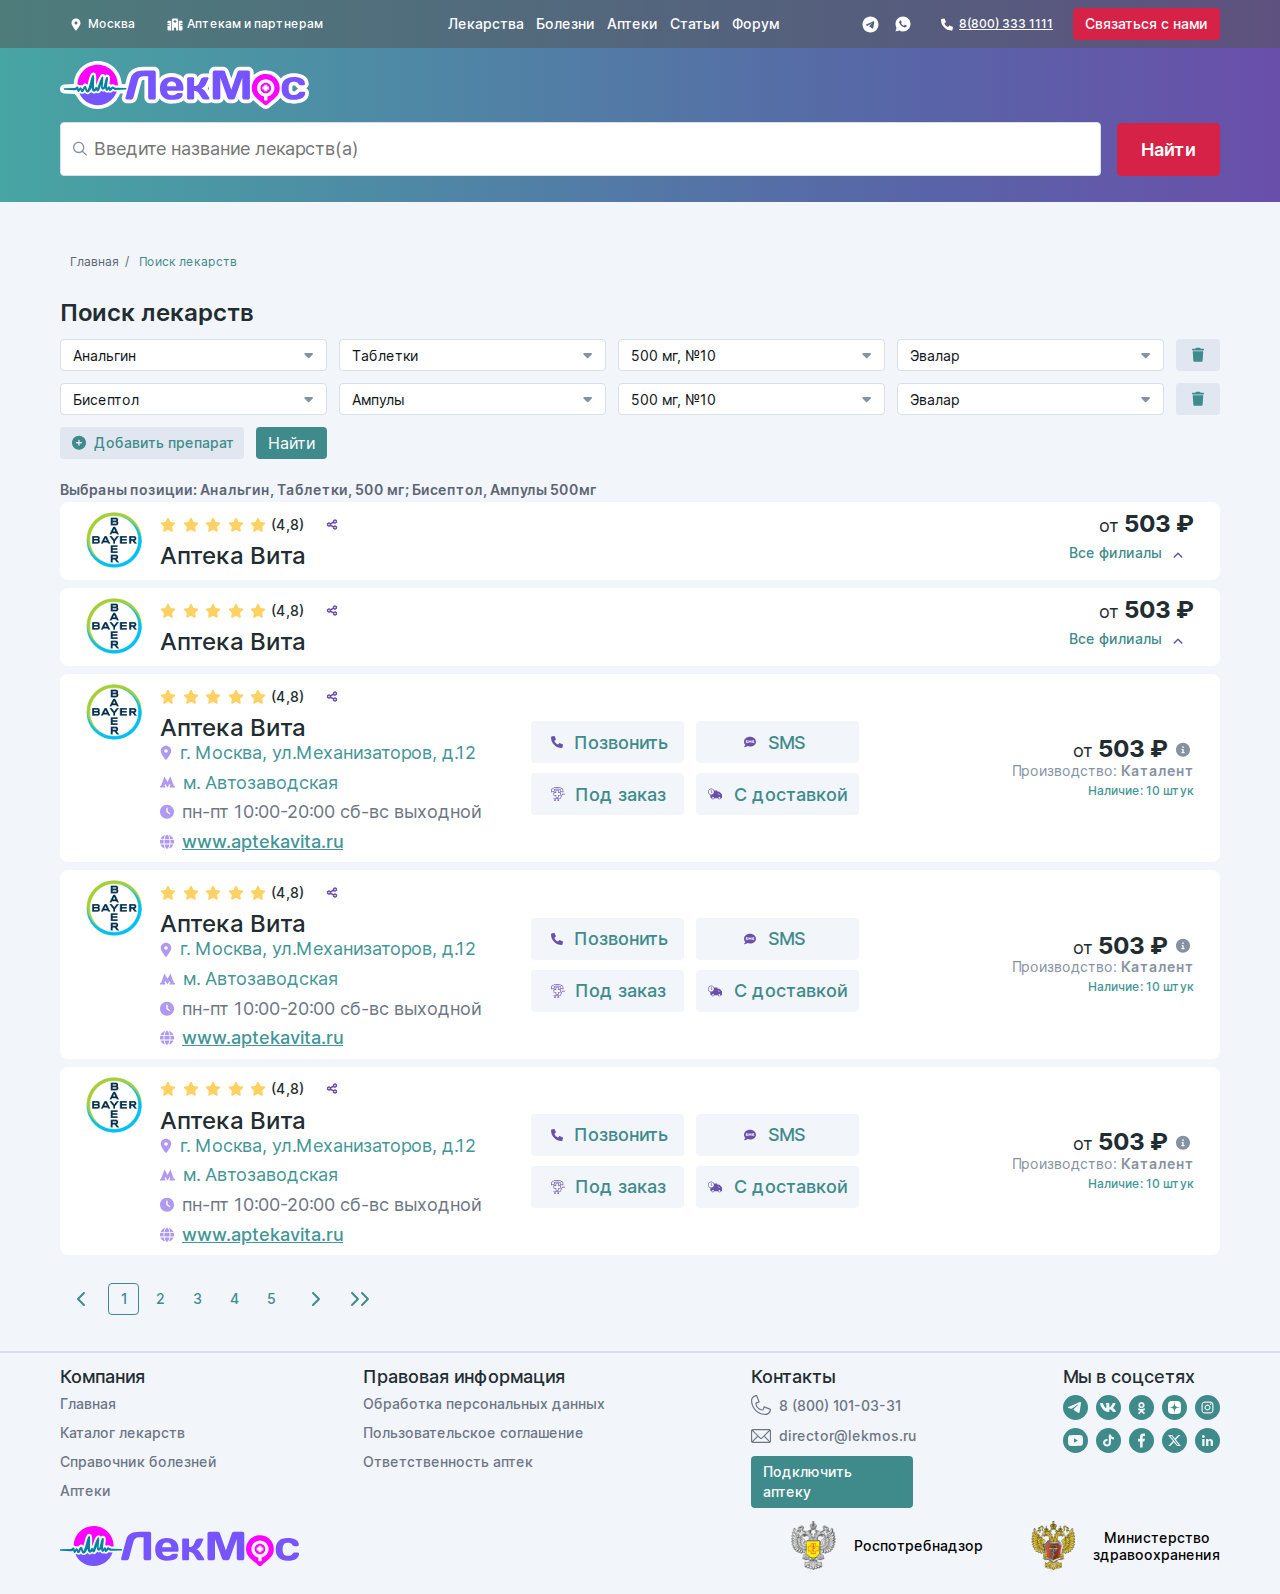
<file: search.html>
<!DOCTYPE html>
<html lang="ru">
  <head>
    <meta charset="UTF-8">
    <meta name="viewport" content="width=device-width, initial-scale=1.0">
    <title>Lekmos</title>
  
    <link rel="preload" href="fonts/Inter-Regular.woff" as="font" type="font/woff" crossorigin>
    <link rel="preload" href="fonts/Inter-Regular.woff2" as="font" type="font/woff" crossorigin>
    <link rel="preload" href="fonts/Inter-Medium.woff" as="font" type="font/woff2" crossorigin>
    <link rel="preload" href="fonts/Inter-Medium.woff2" as="font" type="font/woff2" crossorigin>
    <link rel="preload" href="fonts/Inter-SemiBold.woff" as="font" type="font/woff2" crossorigin>
    <link rel="preload" href="fonts/Inter-SemiBold.woff2" as="font" type="font/woff2" crossorigin>
    <link rel="preload" href="fonts/Inter-Bold.woff" as="font" type="font/woff2" crossorigin>
    <link rel="preload" href="fonts/Inter-Bold.woff2" as="font" type="font/woff2" crossorigin>
    <link rel="preload" href="fonts/fa-regular-400.woff2" as="font" type="font/woff2" crossorigin>
    <link rel="preload" href="fonts/fa-solid-900.woff2" as="font" type="font/woff2" crossorigin>
  
    <link rel="stylesheet" href="css/normalize.css">
    <link rel="stylesheet" href="css/swiper-bundle.min.css">
    <link rel="stylesheet" href="css/choices.min.css">
    <link rel="stylesheet" href="css/bootstrap.min.css">
    <link rel="stylesheet" href="css/style.css">
  
    <script defer src="js/swiper-bundle.min.js"></script>
    <script defer src="js/choices.min.js"></script>
    <script defer src="js/popper.min.js"></script>
    <script defer src="js/bootstrap.min.js"></script>
    <script defer src="js/script.js"></script>
  </head>
<body id="scroll">
  <header class="header">
    <div class="header-up">
      <div class="container header-up__container">
        <div class="header-up__left-btn">
          <button class="header-up__location" id="modal__btn">
            <svg width="16" height="16" viewBox="0 0 16 16" fill="none" xmlns="http://www.w3.org/2000/svg">
              <path d="M7.4375 14.2188C6.21875 12.6953 3.5 9.0625 3.5 7C3.5 4.51562 5.49219 2.5 8 2.5C10.4844 2.5 12.5 4.51562 12.5 7C12.5 9.0625 9.75781 12.6953 8.53906 14.2188C8.25781 14.5703 7.71875 14.5703 7.4375 14.2188ZM8 8.5C8.82031 8.5 9.5 7.84375 9.5 7C9.5 6.17969 8.82031 5.5 8 5.5C7.15625 5.5 6.5 6.17969 6.5 7C6.5 7.84375 7.15625 8.5 8 8.5Z" fill="white"/>
            </svg>
            Москва
          </button>
          <a href="for_pharmacies.html" class="header-up__connect">
            <svg width="16" height="16" viewBox="0 0 16 16" fill="none" xmlns="http://www.w3.org/2000/svg">
              <path d="M5 3.625C5 3.01562 5.49219 2.5 6.125 2.5H9.875C10.4844 2.5 11 3.01562 11 3.625V14.5H9.125V12.625C9.125 12.0156 8.60938 11.5 8 11.5C7.36719 11.5 6.875 12.0156 6.875 12.625V14.5H5V3.625ZM7.8125 4C7.60156 4 7.4375 4.1875 7.4375 4.375V4.9375H6.875C6.66406 4.9375 6.5 5.125 6.5 5.3125V5.6875C6.5 5.89844 6.66406 6.0625 6.875 6.0625H7.4375V6.625C7.4375 6.83594 7.60156 7 7.8125 7H8.1875C8.375 7 8.5625 6.83594 8.5625 6.625V6.0625H9.125C9.3125 6.0625 9.5 5.89844 9.5 5.6875V5.3125C9.5 5.125 9.3125 4.9375 9.125 4.9375H8.5625V4.375C8.5625 4.1875 8.375 4 8.1875 4H7.8125ZM4.25 4.75V14.5H1.625C0.992188 14.5 0.5 14.0078 0.5 13.375V10H2.375C2.5625 10 2.75 9.83594 2.75 9.625C2.75 9.4375 2.5625 9.25 2.375 9.25H0.5V7.75H2.375C2.5625 7.75 2.75 7.58594 2.75 7.375C2.75 7.1875 2.5625 7 2.375 7H0.5V5.875C0.5 5.26562 0.992188 4.75 1.625 4.75H4.25ZM14.375 4.75C14.9844 4.75 15.5 5.26562 15.5 5.875V7H13.625C13.4141 7 13.25 7.1875 13.25 7.375C13.25 7.58594 13.4141 7.75 13.625 7.75H15.5V9.25H13.625C13.4141 9.25 13.25 9.4375 13.25 9.625C13.25 9.83594 13.4141 10 13.625 10H15.5V13.375C15.5 14.0078 14.9844 14.5 14.375 14.5H11.75V4.75H14.375Z" fill="white"/>
            </svg>
            <span class="header-up__connect-text">Аптекам и партнерам</span>
          </a>
        </div>
        <div class="modal" id="modal-connect">
          <div class="modal-content">
            <div class="modal-up">
              <button class="modal__btn-close modal-connect__btn-close"></button>
              <h2 class="modal-heading">Хотите разместить свою аптеку?</h2>
            </div>
            <div class="modal-main">
              <p class="modal-main__descr">Для размещения в информационной справке на сайте www.lekmos.ru и в голосовой электронной справке, заполните форму и наши менеджеры с вами свяжутся.</p>
              <form class="modal-form" action="#" autocomplete="off">
                <div class="input-box">
                  <label class="modal__label-form" for="name">Название аптеки (аптечной сети)</label>
                  <input class="modal__input-form" id="name" type="text" aria-label="Введите название аптеки" name="name">
                </div>
                <div class="input-box">
                  <label class="modal__label-form" for="email">E-mail</label>
                  <input class="modal__input-form" id="email" type="email" aria-label="Введите email" name="email">
                </div>
                <div class="input-box">
                  <label class="modal__label-form" for="phone">Телефон</label>
                  <input class="modal__input-form" id="phone" type="text" aria-label="Введите телефон" name="phone">
                </div>
                <div class="input-box">
                  <label class="modal__label-form" for="contact">Контактное лицо</label>
                  <input class="modal__input-form" id="contact" type="text" aria-label="Введите имя" name="contact">
                </div>
                <div class="modal-main__bottom">
                  <p class="modal-main__descr modal-main__descr-bottom">Либо свяжитесь с нами по адресам <a class="modal-link" href="mail:director@lekmos.ru">director@lekmos.ru </a><a class="modal-link" href="mail:admin@lekmos.ru">admin@lekmos.ru</a></p>
                  <p class="modal-main__descr modal-main__descr-bottom">или телефонам: <a class="modal-main__descr" href="tel:+79262440164">+7&nbsp;(926)&nbsp;244-01-64, </a><a class="modal-main__descr" href="tel:+79859927773">+7&nbsp;(985)&nbsp;992-77-73, </a><a class="modal-main__descr" href="tel:+79258804108">+7&nbsp;(925)&nbsp;880-41-08 </a><a class="modal-main__descr" href="tel:+79911256701">+7&nbsp;(991)&nbsp;125-67-01</a></p>
                </div>
                <button class="modal-main__btn green-btn" type="submit">Отправить</button>
              </form>
            </div>
          </div>
        </div>
        <div class="modal" id="modal-final">
          <div class="modal-content modal-content__final">
            <div class="modal-up">
              <button class="modal__btn-close modal-final__btn-close"></button>
              <h2 class="modal-heading">Данные отправлены</h2>
            </div>
            <div class="modal-main modal-main__final">
              <p class="modal-final__descr">
                <span class="modal-final__text">Благодарим за регистрацию!</span>
                <span class="modal-final__text">Наши менеджеры свяжутся с вами в ближайшее время</span>
              </p>
              <button class="modal-final__btn green-btn">ОК</button>
            </div>
          </div>
        </div>
        <div class="modal" id="modal__city">
          <div class="modal-content">
            <button class="modal__btn-close" id="close-city-btn"></button>
            <h2 class="modal-heading modal-heading__city">Выберите город</h2>
            <div class="modal-cont">
              <div class="modal-city">
                <ul class="modal-city__top-list">
                  <li class="modal-city__top-item"><a class="modal-city__top-link" href="#">Москва</a></li>
                  <li class="modal-city__top-item"><a class="modal-city__top-link" href="#">Санкт-Петербург</a></li>
                  <li class="modal-city__top-item"><a class="modal-city__top-link" href="#">Новосибирск</a></li>
                  <li class="modal-city__top-item"><a class="modal-city__top-link" href="#">Самара</a></li>
                  <li class="modal-city__top-item"><a class="modal-city__top-link" href="#">Казань</a></li>
                </ul>
                <form class="modal-city__form" action="#" autocomplete="off">
                  <div class="input-box modal-city__input-box">
                    <label class="modal-city__label" for="GET-name">Введите название города
                    </label>
                    <input class="modal-city__input" id="GET-name" type="text" aria-label="Введите город" placeholder="" name="name">
                  </div>
                  <button class="modal-city__form-btn" type="submit" aria-label="Начать поиск">
                    <svg width="24" height="24" viewBox="0 0 24 24" fill="none" xmlns="http://www.w3.org/2000/svg">
                      <path d="M11 20C15.9706 20 20 15.9706 20 11C20 6.02944 15.9706 2 11 2C6.02944 2 2 6.02944 2 11C2 15.9706 6.02944 20 11 20Z" stroke="#3F8B8B"/>
                      <path d="M22.0009 21.9999L18.7832 18.7822" stroke="#3F8B8B"/>
                    </svg>
                  </button>
                </form>
                <ul class="modal-city__bottom-list">
                  <li class="modal-city__top-item"><a class="modal-city__bottom-link" href="#">Брянск</a></li>
                  <li class="modal-city__top-item"><a class="modal-city__bottom-link" href="#">Брянск</a></li>
                  <li class="modal-city__top-item"><a class="modal-city__bottom-link" href="#">Брянск</a></li>
                  <li class="modal-city__top-item"><a class="modal-city__bottom-link" href="#">Брянск</a></li>
                  <li class="modal-city__top-item"><a class="modal-city__bottom-link" href="#">Дятьково</a></li>
                  <li class="modal-city__top-item"><a class="modal-city__bottom-link" href="#">Дятьково</a></li>
                  <li class="modal-city__top-item"><a class="modal-city__bottom-link" href="#">Дятьково</a></li>
                  <li class="modal-city__top-item"><a class="modal-city__bottom-link" href="#">Дятьково</a></li>
                  <li class="modal-city__top-item"><a class="modal-city__bottom-link" href="#">Клинцы</a></li>
                  <li class="modal-city__top-item"><a class="modal-city__bottom-link" href="#">Клинцы</a></li>
                  <li class="modal-city__top-item"><a class="modal-city__bottom-link" href="#">Клинцы</a></li>
                  <li class="modal-city__top-item"><a class="modal-city__bottom-link" href="#">Клинцы</a></li>
                  <li class="modal-city__top-item"><a class="modal-city__bottom-link" href="#">Новозыбков</a></li>
                  <li class="modal-city__top-item"><a class="modal-city__bottom-link" href="#">Новозыбков</a></li>
                  <li class="modal-city__top-item"><a class="modal-city__bottom-link" href="#">Новозыбков</a></li>
                  <li class="modal-city__top-item"><a class="modal-city__bottom-link" href="#">Новозыбков</a></li>
                  <li class="modal-city__top-item"><a class="modal-city__bottom-link" href="#">Унеча</a></li>
                  <li class="modal-city__top-item"><a class="modal-city__bottom-link" href="#">Унеча</a></li>
                  <li class="modal-city__top-item"><a class="modal-city__bottom-link" href="#">Унеча</a></li>
                  <li class="modal-city__top-item"><a class="modal-city__bottom-link" href="#">Унеча</a></li>
                  <li class="modal-city__top-item"><a class="modal-city__bottom-link" href="#">Бытошь</a></li>
                  <li class="modal-city__top-item"><a class="modal-city__bottom-link" href="#">Бытошь</a></li>
                  <li class="modal-city__top-item"><a class="modal-city__bottom-link" href="#">Бытошь</a></li>
                  <li class="modal-city__top-item"><a class="modal-city__bottom-link" href="#">Бытошь</a></li>
                  <li class="modal-city__top-item"><a class="modal-city__bottom-link" href="#">Выгоничи</a></li>
                  <li class="modal-city__top-item"><a class="modal-city__bottom-link" href="#">Выгоничи</a></li>
                  <li class="modal-city__top-item"><a class="modal-city__bottom-link" href="#">Выгоничи</a></li>
                  <li class="modal-city__top-item"><a class="modal-city__bottom-link" href="#">Выгоничи</a></li>
                  <li class="modal-city__top-item"><a class="modal-city__bottom-link" href="#">Глинищево</a></li>
                  <li class="modal-city__top-item"><a class="modal-city__bottom-link" href="#">Глинищево</a></li>
                  <li class="modal-city__top-item"><a class="modal-city__bottom-link" href="#">Глинищево</a></li>
                  <li class="modal-city__top-item"><a class="modal-city__bottom-link" href="#">Глинищево</a></li>
                </ul>
              </div>
            </div>
          </div>
        </div>
        <nav>
          <ul class="header-up__list">
            <li class="header-up__item"><a class="header-up__link" href="catalog.html">Лекарства</a></li>
            <li class="header-up__item"><a class="header-up__link" href="health.html">Болезни</a></li>
            <li class="header-up__item"><a class="header-up__link" href="pharmacies.html">Аптеки</a></li>
            <li class="header-up__item"><a class="header-up__link" href="article.html">Статьи</a></li>
            <li class="header-up__item"><a class="header-up__link" href="#">Форум</a></li>
          </ul>
        </nav>
        <button class="header-burger" aria-label="Открыть или закрыть меню"></button>
        <div class="header-mobile__burger-menu">
          <nav class="header-mobile__burger-nav">
            <ul class="header-mobile__list">
              <li class="header-mobile__item"><a class="header-mobile__link" href="catalog.html">Лекарства</a></li>
              <li class="header-mobile__item"><a class="header-mobile__link" href="health.html">Болезни</a></li>
              <li class="header-mobile__item"><a class="header-mobile__link" href="pharmacies.html">Аптеки</a></li>
              <li class="header-mobile__item"><a class="header-mobile__link" href="article.html">Статьи</a></li>
              <li class="header-mobile__item"><a class="header-mobile__link" href="#">Форум</a></li>
            </ul>
          </nav>
          <div class="header-mobile__bottom">
            <span class="header-mobile__social-title">Связаться</span>
            <ul class="header-mobile__social-list">
              <li class="header-up__social-item">
                <a class="section-hero__icon" href="tel:+78003331111" aria-label="Позвонить">
                  <svg width="23" height="23" viewBox="0 0 23 23" fill="none" xmlns="http://www.w3.org/2000/svg">
                    <path d="M21.957 17.3789L20.9258 21.7188C20.7969 22.3633 20.2812 22.793 19.6367 22.793C8.80859 22.75 0 13.9414 0 3.11328C0 2.46875 0.386719 1.95312 1.03125 1.82422L5.37109 0.792969C5.97266 0.664062 6.61719 1.00781 6.875 1.56641L8.89453 6.25C9.10938 6.80859 8.98047 7.45312 8.50781 7.79688L6.1875 9.6875C7.64844 12.6523 10.0547 15.0586 13.0625 16.5195L14.9531 14.1992C15.2969 13.7695 15.9414 13.5977 16.5 13.8125L21.1836 15.832C21.7422 16.1328 22.0859 16.7773 21.957 17.3789Z" fill="#6951AB"/>
                  </svg>
                </a>
              </li>
              <li class="header-up__social-item header-mobile__social-item">
                <a class="header-up__icon" href="#" aria-label="Ссылка на чат в Телеграм">
                  <svg width="30" height="30" viewBox="0 0 30 30" fill="none" xmlns="http://www.w3.org/2000/svg">
                    <path d="M15 3C8.376 3 3 8.376 3 15C3 21.624 8.376 27 15 27C21.624 27 27 21.624 27 15C27 8.376 21.624 3 15 3ZM20.568 11.16C20.388 13.056 19.608 17.664 19.212 19.788C19.044 20.688 18.708 20.988 18.396 21.024C17.7 21.084 17.172 20.568 16.5 20.124C15.444 19.428 14.844 18.996 13.824 18.324C12.636 17.544 13.404 17.112 14.088 16.416C14.268 16.236 17.34 13.44 17.4 13.188C17.4083 13.1498 17.4072 13.1102 17.3968 13.0726C17.3863 13.0349 17.3668 13.0004 17.34 12.972C17.268 12.912 17.172 12.936 17.088 12.948C16.98 12.972 15.3 14.088 12.024 16.296C11.544 16.62 11.112 16.788 10.728 16.776C10.296 16.764 9.48 16.536 8.868 16.332C8.112 16.092 7.524 15.96 7.572 15.54C7.596 15.324 7.896 15.108 8.46 14.88C11.964 13.356 14.292 12.348 15.456 11.868C18.792 10.476 19.476 10.236 19.932 10.236C20.028 10.236 20.256 10.26 20.4 10.38C20.52 10.476 20.556 10.608 20.568 10.704C20.556 10.776 20.58 10.992 20.568 11.16Z" fill="#6951AB"/>
                  </svg>
                </a>
              </li>
              <li class="header-up__social-item header-mobile__social-item">
                <a class="header-up__icon" href="#" aria-label="Ссылка на чат What's app">
                  <svg width="27" height="27" viewBox="0 0 27 27" fill="none" xmlns="http://www.w3.org/2000/svg">
                    <path d="M13.5012 2.25C19.7146 2.25 24.7512 7.28663 24.7512 13.5C24.7512 19.7134 19.7146 24.75 13.5012 24.75C11.5131 24.7532 9.55998 24.2271 7.84249 23.2256L2.25574 24.75L3.77674 19.161C2.77447 17.443 2.24792 15.489 2.25124 13.5C2.25124 7.28663 7.28786 2.25 13.5012 2.25ZM9.66724 8.2125L9.44224 8.2215C9.29657 8.23037 9.15421 8.26864 9.02374 8.334C8.9017 8.40311 8.7903 8.4895 8.69299 8.5905C8.55799 8.71763 8.48149 8.82788 8.39936 8.93475C7.98325 9.47577 7.75921 10.14 7.76261 10.8225C7.76486 11.3737 7.90886 11.9104 8.13386 12.4121C8.59399 13.4269 9.35111 14.5012 10.3501 15.4969C10.5909 15.7365 10.8271 15.9773 11.0814 16.2011C12.3227 17.294 13.8019 18.0822 15.4014 18.5029L16.0404 18.6007C16.2485 18.612 16.4566 18.5963 16.6659 18.5861C16.9935 18.5692 17.3134 18.4805 17.603 18.3263C17.7503 18.2504 17.8941 18.1678 18.0339 18.0787C18.0339 18.0787 18.0822 18.0472 18.1745 17.9775C18.3264 17.865 18.4197 17.7851 18.5457 17.6535C18.6391 17.5568 18.7201 17.4431 18.782 17.3138C18.8697 17.1304 18.9575 16.7805 18.9935 16.4891C19.0205 16.2664 19.0126 16.1449 19.0092 16.0695C19.0047 15.9491 18.9046 15.8243 18.7955 15.7714L18.1407 15.4778C18.1407 15.4778 17.162 15.0514 16.5635 14.7791C16.5009 14.7518 16.4338 14.7361 16.3655 14.733C16.2885 14.7251 16.2107 14.7338 16.1374 14.7584C16.064 14.783 15.9968 14.8231 15.9402 14.8759C15.9346 14.8736 15.8592 14.9377 15.0459 15.9233C14.9992 15.986 14.9349 16.0334 14.8611 16.0594C14.7874 16.0855 14.7076 16.089 14.6319 16.0695C14.5586 16.0498 14.4868 16.025 14.417 15.9953C14.2775 15.9368 14.2291 15.9142 14.1335 15.8737C13.4878 15.592 12.89 15.2113 12.3616 14.7454C12.2199 14.6216 12.0882 14.4866 11.9532 14.3561C11.5106 13.9323 11.1249 13.4528 10.8057 12.9296L10.7394 12.8228C10.6917 12.7509 10.6531 12.6735 10.6246 12.5921C10.5819 12.4268 10.6932 12.294 10.6932 12.294C10.6932 12.294 10.9666 11.9948 11.0937 11.8327C11.2175 11.6753 11.3221 11.5223 11.3896 11.4131C11.5224 11.1994 11.564 10.98 11.4942 10.8101C11.1792 10.0406 10.853 9.2745 10.5177 8.514C10.4514 8.36325 10.2545 8.25525 10.0756 8.23387C10.0149 8.22712 9.95411 8.22038 9.89336 8.21588C9.74228 8.20837 9.59089 8.20987 9.43999 8.22038L9.66611 8.21137L9.66724 8.2125Z" fill="#6951AB"/>
                  </svg>
                </a>
              </li>
              <li class="header-up__social-item header-mobile__social-item">
                <a class="header-up__icon" href="https://vk.com/lekmos" aria-label="Ссылка на группу вконтакте">
                  <svg width="25" height="25" viewBox="0 0 25 25" fill="none" xmlns="http://www.w3.org/2000/svg">
                    <circle cx="12.5" cy="12.5" r="12.5" fill="#6951AB"/>
                    <path fill-rule="evenodd" clip-rule="evenodd" d="M17.6051 16.9988H19.3566C19.856 16.9988 20.1069 16.7624 19.9568 16.3009C19.5799 15.5823 19.0816 14.9262 18.4814 14.3597C18.2803 14.1348 18.0319 13.9046 17.8096 13.6987C17.5753 13.4817 17.3704 13.2916 17.2809 13.164C17.0168 12.8446 17.0925 12.7025 17.2809 12.4298C18.2066 11.2383 18.9946 9.95599 19.6315 8.60518C19.7431 8.25056 19.6315 8.00165 19.1069 8.00165H17.3554C17.1913 7.99083 17.0279 8.03135 16.8903 8.11653C16.8375 8.14928 16.7896 8.18813 16.7476 8.23169C16.6799 8.30161 16.627 8.38403 16.5931 8.47449C16.0535 9.69625 15.3288 10.8373 14.4418 11.8615C14.0288 12.2524 13.8548 12.3707 13.6291 12.3707C13.5526 12.3707 13.4533 12.3162 13.3975 12.1703C13.371 12.1012 13.3542 12.0113 13.3542 11.8967V8.60518C13.3542 8.17897 13.2293 8.00165 12.8536 8.00165H10.1021C9.98981 7.99722 9.88009 8.03439 9.79629 8.10516C9.71238 8.17619 9.66112 8.27526 9.65308 8.38125C9.65308 8.53636 9.74563 8.64569 9.86376 8.78499C10.0524 9.00753 10.306 9.30667 10.3518 9.99066V12.4298C10.3518 12.9628 10.2533 13.0571 10.0276 13.0571C9.4394 13.0571 7.98921 10.9977 7.13925 8.62905C6.96282 8.19146 6.80074 8.00165 6.35056 8.00165H4.60024C4.09965 8.00165 4 8.22669 4 8.4756C4.45737 10.4852 5.40359 12.3662 6.76352 13.9687C7.33636 14.8383 8.11919 15.5665 9.04754 16.0936C9.97589 16.6207 11.0232 16.9311 12.1033 16.9999C13.2161 16.9999 13.3542 16.7635 13.3542 16.36V14.8688C13.3542 14.3949 13.4538 14.3006 13.8164 14.3006C14.0793 14.3006 14.5174 14.4188 15.5547 15.3655C15.9101 15.7022 16.1772 15.9835 16.3945 16.2127C16.9039 16.7493 17.1407 16.9988 17.6051 16.9988Z" fill="#F2F5FA"/>
                  </svg>
                </a>
              </li>
            </ul>
          </div>
        </div>
        <div class="header-up__right-btn">
          <a class="header-up__tg-btn" href="#" aria-label="Ссылка на чат в Телеграм"></a>
          <a class="header-up__wa-btn" href="#" aria-label="Ссылка на чат What's app"></a>
          <a href="tel:+78003331111" class="header-up__phone-btn">
            <svg class="header-up__contacts-icon" width="16" height="16" viewBox="0 0 16 16" fill="none" xmlns="http://www.w3.org/2000/svg">
              <path d="M13.9766 11.5703L13.4141 13.9375C13.3438 14.2891 13.0625 14.5234 12.7109 14.5234C6.80469 14.5 2 9.69531 2 3.78906C2 3.4375 2.21094 3.15625 2.5625 3.08594L4.92969 2.52344C5.25781 2.45312 5.60938 2.64062 5.75 2.94531L6.85156 5.5C6.96875 5.80469 6.89844 6.15625 6.64062 6.34375L5.375 7.375C6.17188 8.99219 7.48438 10.3047 9.125 11.1016L10.1562 9.83594C10.3438 9.60156 10.6953 9.50781 11 9.625L13.5547 10.7266C13.8594 10.8906 14.0469 11.2422 13.9766 11.5703Z" fill="white"/>
            </svg>
            <span class="header-up__contacts-text">8(800)&nbsp;333&nbsp;1111</span>
          </a>
          <button class="red-btn header-up__btn btnsConnect">Связаться с нами</button>
        </div>
      </div>
      <div class="header-middle container">
        <a href="tel:+78003331111" class="header-middle__phone-btn">
          <svg class="header-up__contacts-icon" width="16" height="16" viewBox="0 0 16 16" fill="none" xmlns="http://www.w3.org/2000/svg">
            <path d="M13.9766 11.5703L13.4141 13.9375C13.3438 14.2891 13.0625 14.5234 12.7109 14.5234C6.80469 14.5 2 9.69531 2 3.78906C2 3.4375 2.21094 3.15625 2.5625 3.08594L4.92969 2.52344C5.25781 2.45312 5.60938 2.64062 5.75 2.94531L6.85156 5.5C6.96875 5.80469 6.89844 6.15625 6.64062 6.34375L5.375 7.375C6.17188 8.99219 7.48438 10.3047 9.125 11.1016L10.1562 9.83594C10.3438 9.60156 10.6953 9.50781 11 9.625L13.5547 10.7266C13.8594 10.8906 14.0469 11.2422 13.9766 11.5703Z" fill="white"/>
          </svg>
          <span class="header-up__contacts-text">8(800)&nbsp;333&nbsp;1111</span>
        </a>
        <ul class="header-middle__social-list">
          <li class="header-middle__social-item">
            <a class="header-up__icon" href="#" aria-label="Ссылка на чат в Телеграм">
              <svg width="30" height="30" viewBox="0 0 30 30" fill="none" xmlns="http://www.w3.org/2000/svg">
                <path d="M15 3C8.376 3 3 8.376 3 15C3 21.624 8.376 27 15 27C21.624 27 27 21.624 27 15C27 8.376 21.624 3 15 3ZM20.568 11.16C20.388 13.056 19.608 17.664 19.212 19.788C19.044 20.688 18.708 20.988 18.396 21.024C17.7 21.084 17.172 20.568 16.5 20.124C15.444 19.428 14.844 18.996 13.824 18.324C12.636 17.544 13.404 17.112 14.088 16.416C14.268 16.236 17.34 13.44 17.4 13.188C17.4083 13.1498 17.4072 13.1102 17.3968 13.0726C17.3863 13.0349 17.3668 13.0004 17.34 12.972C17.268 12.912 17.172 12.936 17.088 12.948C16.98 12.972 15.3 14.088 12.024 16.296C11.544 16.62 11.112 16.788 10.728 16.776C10.296 16.764 9.48 16.536 8.868 16.332C8.112 16.092 7.524 15.96 7.572 15.54C7.596 15.324 7.896 15.108 8.46 14.88C11.964 13.356 14.292 12.348 15.456 11.868C18.792 10.476 19.476 10.236 19.932 10.236C20.028 10.236 20.256 10.26 20.4 10.38C20.52 10.476 20.556 10.608 20.568 10.704C20.556 10.776 20.58 10.992 20.568 11.16Z" fill="#6951AB"/>
              </svg>
            </a>
          </li>
          <li class="header-middle__social-item">
            <a class="header-up__icon header-middle__icon" href="#" aria-label="Ссылка на чат What's app">
              <svg width="27" height="27" viewBox="0 0 27 27" fill="none" xmlns="http://www.w3.org/2000/svg">
                <path d="M13.5012 2.25C19.7146 2.25 24.7512 7.28663 24.7512 13.5C24.7512 19.7134 19.7146 24.75 13.5012 24.75C11.5131 24.7532 9.55998 24.2271 7.84249 23.2256L2.25574 24.75L3.77674 19.161C2.77447 17.443 2.24792 15.489 2.25124 13.5C2.25124 7.28663 7.28786 2.25 13.5012 2.25ZM9.66724 8.2125L9.44224 8.2215C9.29657 8.23037 9.15421 8.26864 9.02374 8.334C8.9017 8.40311 8.7903 8.4895 8.69299 8.5905C8.55799 8.71763 8.48149 8.82788 8.39936 8.93475C7.98325 9.47577 7.75921 10.14 7.76261 10.8225C7.76486 11.3737 7.90886 11.9104 8.13386 12.4121C8.59399 13.4269 9.35111 14.5012 10.3501 15.4969C10.5909 15.7365 10.8271 15.9773 11.0814 16.2011C12.3227 17.294 13.8019 18.0822 15.4014 18.5029L16.0404 18.6007C16.2485 18.612 16.4566 18.5963 16.6659 18.5861C16.9935 18.5692 17.3134 18.4805 17.603 18.3263C17.7503 18.2504 17.8941 18.1678 18.0339 18.0787C18.0339 18.0787 18.0822 18.0472 18.1745 17.9775C18.3264 17.865 18.4197 17.7851 18.5457 17.6535C18.6391 17.5568 18.7201 17.4431 18.782 17.3138C18.8697 17.1304 18.9575 16.7805 18.9935 16.4891C19.0205 16.2664 19.0126 16.1449 19.0092 16.0695C19.0047 15.9491 18.9046 15.8243 18.7955 15.7714L18.1407 15.4778C18.1407 15.4778 17.162 15.0514 16.5635 14.7791C16.5009 14.7518 16.4338 14.7361 16.3655 14.733C16.2885 14.7251 16.2107 14.7338 16.1374 14.7584C16.064 14.783 15.9968 14.8231 15.9402 14.8759C15.9346 14.8736 15.8592 14.9377 15.0459 15.9233C14.9992 15.986 14.9349 16.0334 14.8611 16.0594C14.7874 16.0855 14.7076 16.089 14.6319 16.0695C14.5586 16.0498 14.4868 16.025 14.417 15.9953C14.2775 15.9368 14.2291 15.9142 14.1335 15.8737C13.4878 15.592 12.89 15.2113 12.3616 14.7454C12.2199 14.6216 12.0882 14.4866 11.9532 14.3561C11.5106 13.9323 11.1249 13.4528 10.8057 12.9296L10.7394 12.8228C10.6917 12.7509 10.6531 12.6735 10.6246 12.5921C10.5819 12.4268 10.6932 12.294 10.6932 12.294C10.6932 12.294 10.9666 11.9948 11.0937 11.8327C11.2175 11.6753 11.3221 11.5223 11.3896 11.4131C11.5224 11.1994 11.564 10.98 11.4942 10.8101C11.1792 10.0406 10.853 9.2745 10.5177 8.514C10.4514 8.36325 10.2545 8.25525 10.0756 8.23387C10.0149 8.22712 9.95411 8.22038 9.89336 8.21588C9.74228 8.20837 9.59089 8.20987 9.43999 8.22038L9.66611 8.21137L9.66724 8.2125Z" fill="#6951AB"/>
              </svg>
            </a>
          </li>
          <li class="header-middle__social-item">
            <a class="header-up__icon" href="https://vk.com/lekmos" aria-label="Ссылка на группу вконтакте">
              <svg width="25" height="25" viewBox="0 0 25 25" fill="none" xmlns="http://www.w3.org/2000/svg">
                <circle cx="12.5" cy="12.5" r="12.5" fill="#6951AB"/>
                <path fill-rule="evenodd" clip-rule="evenodd" d="M17.6051 16.9988H19.3566C19.856 16.9988 20.1069 16.7624 19.9568 16.3009C19.5799 15.5823 19.0816 14.9262 18.4814 14.3597C18.2803 14.1348 18.0319 13.9046 17.8096 13.6987C17.5753 13.4817 17.3704 13.2916 17.2809 13.164C17.0168 12.8446 17.0925 12.7025 17.2809 12.4298C18.2066 11.2383 18.9946 9.95599 19.6315 8.60518C19.7431 8.25056 19.6315 8.00165 19.1069 8.00165H17.3554C17.1913 7.99083 17.0279 8.03135 16.8903 8.11653C16.8375 8.14928 16.7896 8.18813 16.7476 8.23169C16.6799 8.30161 16.627 8.38403 16.5931 8.47449C16.0535 9.69625 15.3288 10.8373 14.4418 11.8615C14.0288 12.2524 13.8548 12.3707 13.6291 12.3707C13.5526 12.3707 13.4533 12.3162 13.3975 12.1703C13.371 12.1012 13.3542 12.0113 13.3542 11.8967V8.60518C13.3542 8.17897 13.2293 8.00165 12.8536 8.00165H10.1021C9.98981 7.99722 9.88009 8.03439 9.79629 8.10516C9.71238 8.17619 9.66112 8.27526 9.65308 8.38125C9.65308 8.53636 9.74563 8.64569 9.86376 8.78499C10.0524 9.00753 10.306 9.30667 10.3518 9.99066V12.4298C10.3518 12.9628 10.2533 13.0571 10.0276 13.0571C9.4394 13.0571 7.98921 10.9977 7.13925 8.62905C6.96282 8.19146 6.80074 8.00165 6.35056 8.00165H4.60024C4.09965 8.00165 4 8.22669 4 8.4756C4.45737 10.4852 5.40359 12.3662 6.76352 13.9687C7.33636 14.8383 8.11919 15.5665 9.04754 16.0936C9.97589 16.6207 11.0232 16.9311 12.1033 16.9999C13.2161 16.9999 13.3542 16.7635 13.3542 16.36V14.8688C13.3542 14.3949 13.4538 14.3006 13.8164 14.3006C14.0793 14.3006 14.5174 14.4188 15.5547 15.3655C15.9101 15.7022 16.1772 15.9835 16.3945 16.2127C16.9039 16.7493 17.1407 16.9988 17.6051 16.9988Z" fill="#F2F5FA"/>
              </svg>
            </a>
          </li>
        </ul>
      </div>
    </div>
    
    <div class="header-down container">
      <div class="header-down__logo">
        <img src="img/Logo-header.svg" alt="Логотип">
      </div>
      <form action="#" class="header-down__form">
        <input class="header-down__form-input" type="text" placeholder="Введите название лекарств(а)">
        <button class="header-down__form-btn red-btn" type="submit">Найти</button> 
      </form>
      <div class="modal-overlay" id="modal-dropdown"></div>
      <div class="header__dropdown-menu">
        <div class="dropdown-menu__item">
          <a class="dropdown-menu__link" href="#">
            <span class="dropdown-menu__name">Цитраль</span>
          </a>
        </div>
        <div class="dropdown-menu__item">
          <a class="dropdown-menu__link" href="#">
            <span class="dropdown-menu__name">Цитрамон П</span>
            <span class="dropdown-menu__count">544 шт от <span class="dropdown-menu__price">17₽</span></span>
          </a>
        </div>
        <div class="dropdown-menu__item">
          <a class="dropdown-menu__link" href="#">
            <span class="dropdown-menu__name">Магния цитрат</span>
            <span class="dropdown-menu__count">16 шт от <span class="dropdown-menu__price">670₽</span></span>
          </a>
        </div>
        <div class="dropdown-menu__item">
          <a class="dropdown-menu__link" href="#">
            <span class="dropdown-menu__name">Висмута трикалия дицитрат</span>
            <span class="dropdown-menu__count">90 шт от <span class="dropdown-menu__price">230₽</span></span>
          </a>
        </div>
        <div class="dropdown-menu__item">
          <a class="dropdown-menu__link" href="#">
            <span class="dropdown-menu__name">Цитрамон П</span>
            <span class="dropdown-menu__count">544 шт от <span class="dropdown-menu__price">17₽</span></span>
          </a>
        </div>
        <div class="dropdown-menu__item">
          <a class="dropdown-menu__link" href="#">
            <span class="dropdown-menu__name">Магния цитрат</span>
            <span class="dropdown-menu__count">16 шт от <span class="dropdown-menu__price">670₽</span></span>
          </a>
        </div>
        <div class="dropdown-menu__item">
          <a class="dropdown-menu__link" href="#">
            <span class="dropdown-menu__name">Висмута трикалия дицитрат</span>
            <span class="dropdown-menu__count">90 шт от <span class="dropdown-menu__price">230₽</span></span>
          </a>
        </div>
        <div class="dropdown-menu__item">
          <a class="dropdown-menu__link" href="#">
            <span class="dropdown-menu__name">Цитрамон П</span>
            <span class="dropdown-menu__count">544 шт от <span class="dropdown-menu__price">17₽</span></span>
          </a>
        </div>
        <div class="dropdown-menu__item">
          <a class="dropdown-menu__link" href="#">
            <span class="dropdown-menu__name">Магния цитрат</span>
            <span class="dropdown-menu__count">16 шт от <span class="dropdown-menu__price">670₽</span></span>
          </a>
        </div>
        <div class="dropdown-menu__item">
          <a class="dropdown-menu__link" href="#">
            <span class="dropdown-menu__name">Висмута трикалия дицитрат Висмута трикалия дицитрат Висмута трикалия дицитрат</span>
            <span class="dropdown-menu__count">90 шт от <span class="dropdown-menu__price">230₽</span></span>
          </a>
        </div>
      </div>
    </div>
  </header>
  <main>
    <section class="section-search">
      <div class="container">
        <ul class="breadcrumbs breadcrumbs-mb">
          <li class="breadcrumbs-item"><a class="breadcrumbs-link" href="index.html">Главная</a></li>
          <li class="breadcrumbs-item active"><span class="breadcrumbs-link">Поиск лекарств</span></li>
        </ul>
        <h2 class="section-search__heading heading-h2">Поиск лекарств</h2>
        <button class="section-search__filter-btn section-search__filter-top">Фильтр</button>
        <form class="section-search__form" action="#" autocomplete="off">
          <div class="section-search__select-top">
            <select class="section-search__select js-choice">
              <option value="">Анальгин</option>
              <option>Бисептол</option>
              <option>Анальгин</option>
            </select>
            <select class="section-search__select js-choice">
              <option value="">Таблетки</option>
              <option>Таблетки</option>
              <option>Капсулы</option>
            </select>
            <select class="section-search__select js-choice">
              <option value="">500 мг, №10</option>
              <option>100 мг, №10</option>
              <option>200 мг, №10</option>
            </select>
            <select class="section-search__select section-search__select-sm js-choice">
              <option value="">Эвалар</option>
              <option>Эвалар2</option>
              <option>Эвалар3</option>
            </select>
            <button class="section-search__basket"></button>
          </div>
          <div class="section-search__select-bottom">
            <select class="section-search__select js-choice">
              <option value="">Бисептол</option>
              <option>Цитрамон</option>
              <option>Анальгин</option>
            </select>
            <select class="section-search__select js-choice">
              <option value="">Ампулы</option>
              <option>Таблетки</option>
              <option>Капсулы</option>
            </select>
            <select class="section-search__select js-choice">
              <option value="">500 мг, №10</option>
              <option>100 мг, №10</option>
              <option>200 мг, №10</option>
            </select>
            <select class="section-search__select js-choice">
              <option value="">Эвалар</option>
              <option>Эвалар2</option>
              <option>Эвалар3</option>
            </select>
            <button class="section-search__basket"></button>
          </div>
          
          <div class="section-search__btn-wrap">
            <button class="section-search__filter-btn section-search__filter-btn-dark">Фильтр</button>
            <button class="section-search__btn-plus">Добавить препарат</button>
            <button class="green-btn section-search__btn-form" type="submit">Найти</button>
          </div>
          <div class="section-search__select-wrap"></div>
          <div class="section-search__select-bottom section-search__select-hidden">
            <select class="section-search__select js-choice">
              <option value=""></option>
              <option>Цитрамон</option>
              <option>Анальгин</option>
            </select>
            <select class="section-search__select js-choice">
              <option value=""></option>
              <option>Таблетки</option>
              <option>Капсулы</option>
            </select>
            <select class="section-search__select js-choice">
              <option value=""></option>
              <option>100 мг, №10</option>
              <option>200 мг, №10</option>
            </select>
            <select class="section-search__select js-choice">
              <option value=""></option>
              <option>Эвалар2</option>
              <option>Эвалар3</option>
            </select>
            <button class="section-search__basket"></button>
          </div>
        </form>
        <p class="section-search__result">Выбраны позиции: Анальгин, Таблетки, 500 мг; Бисептол, Ампулы 500мг</p>
        <div class="section-search__list">
          <div class="block-count__list">
            <div class="section-search__card block-count__card">
              <div class="section-search__card-left">
                <img class="section-top__card-img" src="img/Лого-bayer.svg" alt="Логотип">
                <div class="section-top__card-info">
                  <div class="section-top__rating-top">
                    <div class="section-top__rating">
                      <a href="pharma.html" class="section-top__stars">
                        <img class="section-top__stars-icon" src="img/star.svg" alt="Рейтинг">
                        <img class="section-top__stars-icon" src="img/star.svg" alt="Рейтинг">
                        <img class="section-top__stars-icon" src="img/star.svg" alt="Рейтинг">
                        <img class="section-top__stars-icon" src="img/star.svg" alt="Рейтинг">
                        <img class="section-top__stars-icon" src="img/star.svg" alt="Рейтинг">
                      </a>
                      <span class="section-top__stars-text">(4,8)</span>
                    </div>
                    <button class="section-top__btn-repost"></button>
                  </div>
                  <a href="pharma.html" class="section-top__card-name">Аптека Вита</a>
                </div>
              </div>
              <div class="section-search__card-right">
                <div class="block-count__right-price">
                  <span class="section-search__price-text">от <span class="section-search__bold-price">503&nbsp;₽</span></span>
                  <button class="block-count__right-btn">Все филиалы</button>
                </div>
              </div>
            </div>
            <div class="block-count__item-fil">
              <div class="section-search__card section-search__card-fil">
                <div class="section-search__card-left">
                  <div class="section-top__card-info">
                    <a href="pharma.html" class="section-top__card-title">Аптека Вита</a>
                    <div class="section-top__rating block-count__rating">
                      <a href="pharma.html" class="section-top__stars">
                        <img class="section-top__stars-icon" src="img/star.svg" alt="Рейтинг">
                        <img class="section-top__stars-icon" src="img/star.svg" alt="Рейтинг">
                        <img class="section-top__stars-icon" src="img/star.svg" alt="Рейтинг">
                        <img class="section-top__stars-icon" src="img/star.svg" alt="Рейтинг">
                        <img class="section-top__stars-icon" src="img/star.svg" alt="Рейтинг">
                      </a>
                      <span class="section-top__stars-text">(4,8)</span>
                    </div>
                    <a href="https://yandex.ru/maps/-/CDUyQSjM" class="section-top__text section-top__address">
                      <svg width="12" height="15" viewBox="0 0 12 15" fill="none" xmlns="http://www.w3.org/2000/svg">
                        <path d="M5.34375 14.4219C3.92188 12.6445 0.75 8.40625 0.75 6C0.75 3.10156 3.07422 0.75 6 0.75C8.89844 0.75 11.25 3.10156 11.25 6C11.25 8.40625 8.05078 12.6445 6.62891 14.4219C6.30078 14.832 5.67188 14.832 5.34375 14.4219ZM6 7.75C6.95703 7.75 7.75 6.98438 7.75 6C7.75 5.04297 6.95703 4.25 6 4.25C5.01562 4.25 4.25 5.04297 4.25 6C4.25 6.98438 5.01562 7.75 6 7.75Z" fill="#B099F1"/>
                      </svg>
                      г. Москва, ул.Механизаторов, д.12
                    </a>
                    <a href="https://yandex.ru/maps/-/CDa6eDNz" class="section-top__text section-top__address">
                      <svg width="15" height="12" viewBox="0 0 15 12" fill="none" xmlns="http://www.w3.org/2000/svg">
                        <path fill-rule="evenodd" clip-rule="evenodd" d="M4.52348 0.500004C4.53286 0.497485 5.20188 1.72922 6.00939 3.23552C6.8169 4.74181 7.48122 5.97607 7.48826 5.98111C7.49531 5.98614 8.14789 4.767 8.94132 3.27582C9.73474 1.78464 10.3991 0.547863 10.4178 0.527712C10.439 0.507561 10.4577 0.494966 10.4601 0.502523C10.4648 0.507561 11.2535 2.63854 13.9601 9.95843L15 9.97103V11.4068H9.67136V9.97103L10.4624 9.95843L10.0939 8.81234C9.88967 8.18262 9.71596 7.66624 9.70892 7.66624C9.70188 7.66624 9.20423 8.5277 8.60329 9.5806C8.00235 10.6335 7.50235 11.4975 7.49296 11.5C7.48357 11.5025 6.98122 10.6335 5.26995 7.6335L4.89906 8.78211C4.69718 9.41687 4.53052 9.97103 4.53052 9.97103H5.30516V11.4068H0V9.97103H1.02113L2.72066 5.34131C3.65728 2.79723 4.44132 0.66625 4.46479 0.608316C4.48592 0.547862 4.51409 0.500004 4.52348 0.500004Z" fill="#B099F1"/>
                      </svg>
                      м. Автозаводская
                    </a>
                    <span class="section-top__text section-top__time">
                      <svg width="14" height="15" viewBox="0 0 14 15" fill="none" xmlns="http://www.w3.org/2000/svg">
                        <path d="M7 14.75C3.11719 14.75 0 11.6328 0 7.75C0 3.89453 3.11719 0.75 7 0.75C10.8555 0.75 14 3.89453 14 7.75C14 11.6328 10.8555 14.75 7 14.75ZM6.34375 7.75C6.34375 7.96875 6.45312 8.1875 6.61719 8.29688L9.24219 10.0469C9.54297 10.2656 9.95312 10.1836 10.1445 9.88281C10.3633 9.58203 10.2812 9.17188 9.98047 8.95312L7.65625 7.42188V4.03125C7.65625 3.67578 7.35547 3.375 6.97266 3.375C6.61719 3.375 6.31641 3.67578 6.31641 4.03125L6.34375 7.75Z" fill="#B099F1"/>
                      </svg>
                      пн-пт 10:00-20:00 сб-вс выходной
                    </span>
                    <span class="section-top__text section-top__text-last">
                      <svg width="14" height="15" viewBox="0 0 14 15" fill="none" xmlns="http://www.w3.org/2000/svg">
                        <path d="M9.625 7.75C9.625 8.37891 9.57031 8.95312 9.51562 9.5H4.45703C4.40234 8.95312 4.34766 8.37891 4.34766 7.75C4.34766 7.14844 4.40234 6.57422 4.45703 6H9.51562C9.57031 6.57422 9.625 7.14844 9.625 7.75ZM13.7539 6C13.918 6.57422 14 7.14844 14 7.75C14 8.37891 13.918 8.95312 13.7539 9.5H10.3906C10.4453 8.95312 10.5 8.35156 10.5 7.75C10.5 7.14844 10.4453 6.57422 10.3906 6H13.7539ZM13.4805 5.125H10.2812C10.0078 3.40234 9.46094 1.92578 8.77734 0.996094C10.9102 1.57031 12.6602 3.10156 13.4805 5.125ZM9.40625 5.125H4.56641C4.73047 4.14062 5.00391 3.26562 5.30469 2.55469C5.60547 1.89844 5.90625 1.43359 6.23438 1.13281C6.53516 0.859375 6.78125 0.75 7 0.75C7.19141 0.75 7.4375 0.859375 7.73828 1.13281C8.06641 1.43359 8.36719 1.89844 8.66797 2.55469C8.96875 3.26562 9.24219 4.14062 9.40625 5.125ZM0.492188 5.125C1.3125 3.10156 3.0625 1.57031 5.19531 0.996094C4.51172 1.92578 3.96484 3.40234 3.69141 5.125H0.492188ZM3.58203 6C3.52734 6.57422 3.47266 7.14844 3.47266 7.75C3.47266 8.35156 3.52734 8.95312 3.58203 9.5H0.21875C0.0546875 8.95312 0 8.37891 0 7.75C0 7.14844 0.0546875 6.57422 0.21875 6H3.58203ZM5.30469 12.9727C5.00391 12.2617 4.73047 11.3867 4.56641 10.375H9.40625C9.24219 11.3867 8.96875 12.2617 8.66797 12.9727C8.36719 13.6289 8.06641 14.0938 7.73828 14.3945C7.4375 14.668 7.19141 14.75 6.97266 14.75C6.78125 14.75 6.53516 14.668 6.23438 14.3945C5.90625 14.0938 5.60547 13.6289 5.30469 12.9727ZM5.19531 14.5312C3.0625 13.957 1.3125 12.4258 0.492188 10.375H3.69141C3.96484 12.125 4.51172 13.6016 5.19531 14.5312ZM8.77734 14.5312C9.46094 13.6016 10.0078 12.125 10.2812 10.375H13.4805C12.6602 12.4258 10.9102 13.957 8.77734 14.5312Z" fill="#B099F1"/>
                      </svg>
                      <a class="section-top__web" href="https://vitaexpress.ru/">www.aptekavita.ru</a>
                    </span>
                  </div>
                </div>
                <div class="section-search__card-center">
                  <a href="tel:+78003331111" class="section-search__phone-btn section-search__btn">
                    <span class="section-search__center-btn">Позвонить</span>
                  </a>
                  <a href="#" class="section-search__sms-btn section-search__btn" data-bs-toggle="tooltip" data-bs-placement="top" data-bs-custom-class="custom-tooltip" title="Отправить себе информацию о препарате и адрес аптеки">
                    <span class="section-search__center-btn">SMS</span>
                  </a>
                  <span class="section-search__order-btn section-search__btn">
                    <span class="section-search__center-btn">Под заказ</span>
                  </span>
                  <span class="section-search__delivery-btn section-search__btn">
                    <span class="section-search__center-btn">С доставкой</span>
                  </span>
                </div>
                <div class="section-search__card-right">
                  <span class="section-search__price-text">от <span class="section-search__bold-price">503&nbsp;₽</span></span>
                  <p class="section-search__right-location">Производство: <span class="section-search__location-bold">Каталент</span></p>
                  <button class="block-count__right-btn section-search__btn-count">Наличие</button>
                </div>

                <table class="section-search__table section-search__table-fil"> 
                  <tr class="section-search__first-tr">
                    <td class="section-search__first-td">Анальгин</td>
                    <td>Таблетки</td>
                    <td>500&nbsp;мг, №10</td>
                    <td class="section-search__name-td">Фармстандарт ОАО</td>
                    <td class="section-search__last-td">2&nbsp;000,00&nbsp;₽</td>
                  </tr>
                  <tr class="section-search__last-tr">
                    <td class="section-search__first-td">Бисептол</td>
                    <td>Ампулы</td>
                    <td>500&nbsp;мг, №10</td>
                    <td class="section-search__name-td">Польфа-ЦИЕХ</td>
                    <td class="section-search__last-td">17,00&nbsp;₽</td>
                  </tr>
                </table>
              </div>
              <div class="section-search__card section-search__card-fil">
                <div class="section-search__card-left">
                  <div class="section-top__card-info">
                    <a href="pharma.html" class="section-top__card-title">Аптека Вита</a>
                    <div class="section-top__rating block-count__rating">
                      <a href="pharma.html" class="section-top__stars">
                        <img class="section-top__stars-icon" src="img/star.svg" alt="Рейтинг">
                        <img class="section-top__stars-icon" src="img/star.svg" alt="Рейтинг">
                        <img class="section-top__stars-icon" src="img/star.svg" alt="Рейтинг">
                        <img class="section-top__stars-icon" src="img/star.svg" alt="Рейтинг">
                        <img class="section-top__stars-icon" src="img/star.svg" alt="Рейтинг">
                      </a>
                      <span class="section-top__stars-text">(4,8)</span>
                    </div>
                    <a href="https://yandex.ru/maps/-/CDUyQSjM" class="section-top__text section-top__address">
                      <svg width="12" height="15" viewBox="0 0 12 15" fill="none" xmlns="http://www.w3.org/2000/svg">
                        <path d="M5.34375 14.4219C3.92188 12.6445 0.75 8.40625 0.75 6C0.75 3.10156 3.07422 0.75 6 0.75C8.89844 0.75 11.25 3.10156 11.25 6C11.25 8.40625 8.05078 12.6445 6.62891 14.4219C6.30078 14.832 5.67188 14.832 5.34375 14.4219ZM6 7.75C6.95703 7.75 7.75 6.98438 7.75 6C7.75 5.04297 6.95703 4.25 6 4.25C5.01562 4.25 4.25 5.04297 4.25 6C4.25 6.98438 5.01562 7.75 6 7.75Z" fill="#B099F1"/>
                      </svg>
                      г. Москва, ул.Механизаторов, д.12
                    </a>
                    <a href="https://yandex.ru/maps/-/CDa6eDNz" class="section-top__text section-top__address">
                      <svg width="15" height="12" viewBox="0 0 15 12" fill="none" xmlns="http://www.w3.org/2000/svg">
                        <path fill-rule="evenodd" clip-rule="evenodd" d="M4.52348 0.500004C4.53286 0.497485 5.20188 1.72922 6.00939 3.23552C6.8169 4.74181 7.48122 5.97607 7.48826 5.98111C7.49531 5.98614 8.14789 4.767 8.94132 3.27582C9.73474 1.78464 10.3991 0.547863 10.4178 0.527712C10.439 0.507561 10.4577 0.494966 10.4601 0.502523C10.4648 0.507561 11.2535 2.63854 13.9601 9.95843L15 9.97103V11.4068H9.67136V9.97103L10.4624 9.95843L10.0939 8.81234C9.88967 8.18262 9.71596 7.66624 9.70892 7.66624C9.70188 7.66624 9.20423 8.5277 8.60329 9.5806C8.00235 10.6335 7.50235 11.4975 7.49296 11.5C7.48357 11.5025 6.98122 10.6335 5.26995 7.6335L4.89906 8.78211C4.69718 9.41687 4.53052 9.97103 4.53052 9.97103H5.30516V11.4068H0V9.97103H1.02113L2.72066 5.34131C3.65728 2.79723 4.44132 0.66625 4.46479 0.608316C4.48592 0.547862 4.51409 0.500004 4.52348 0.500004Z" fill="#B099F1"/>
                      </svg>
                      м. Автозаводская
                    </a>
                    <span class="section-top__text section-top__time">
                      <svg width="14" height="15" viewBox="0 0 14 15" fill="none" xmlns="http://www.w3.org/2000/svg">
                        <path d="M7 14.75C3.11719 14.75 0 11.6328 0 7.75C0 3.89453 3.11719 0.75 7 0.75C10.8555 0.75 14 3.89453 14 7.75C14 11.6328 10.8555 14.75 7 14.75ZM6.34375 7.75C6.34375 7.96875 6.45312 8.1875 6.61719 8.29688L9.24219 10.0469C9.54297 10.2656 9.95312 10.1836 10.1445 9.88281C10.3633 9.58203 10.2812 9.17188 9.98047 8.95312L7.65625 7.42188V4.03125C7.65625 3.67578 7.35547 3.375 6.97266 3.375C6.61719 3.375 6.31641 3.67578 6.31641 4.03125L6.34375 7.75Z" fill="#B099F1"/>
                      </svg>
                      пн-пт 10:00-20:00 сб-вс выходной
                    </span>
                    <span class="section-top__text section-top__text-last">
                      <svg width="14" height="15" viewBox="0 0 14 15" fill="none" xmlns="http://www.w3.org/2000/svg">
                        <path d="M9.625 7.75C9.625 8.37891 9.57031 8.95312 9.51562 9.5H4.45703C4.40234 8.95312 4.34766 8.37891 4.34766 7.75C4.34766 7.14844 4.40234 6.57422 4.45703 6H9.51562C9.57031 6.57422 9.625 7.14844 9.625 7.75ZM13.7539 6C13.918 6.57422 14 7.14844 14 7.75C14 8.37891 13.918 8.95312 13.7539 9.5H10.3906C10.4453 8.95312 10.5 8.35156 10.5 7.75C10.5 7.14844 10.4453 6.57422 10.3906 6H13.7539ZM13.4805 5.125H10.2812C10.0078 3.40234 9.46094 1.92578 8.77734 0.996094C10.9102 1.57031 12.6602 3.10156 13.4805 5.125ZM9.40625 5.125H4.56641C4.73047 4.14062 5.00391 3.26562 5.30469 2.55469C5.60547 1.89844 5.90625 1.43359 6.23438 1.13281C6.53516 0.859375 6.78125 0.75 7 0.75C7.19141 0.75 7.4375 0.859375 7.73828 1.13281C8.06641 1.43359 8.36719 1.89844 8.66797 2.55469C8.96875 3.26562 9.24219 4.14062 9.40625 5.125ZM0.492188 5.125C1.3125 3.10156 3.0625 1.57031 5.19531 0.996094C4.51172 1.92578 3.96484 3.40234 3.69141 5.125H0.492188ZM3.58203 6C3.52734 6.57422 3.47266 7.14844 3.47266 7.75C3.47266 8.35156 3.52734 8.95312 3.58203 9.5H0.21875C0.0546875 8.95312 0 8.37891 0 7.75C0 7.14844 0.0546875 6.57422 0.21875 6H3.58203ZM5.30469 12.9727C5.00391 12.2617 4.73047 11.3867 4.56641 10.375H9.40625C9.24219 11.3867 8.96875 12.2617 8.66797 12.9727C8.36719 13.6289 8.06641 14.0938 7.73828 14.3945C7.4375 14.668 7.19141 14.75 6.97266 14.75C6.78125 14.75 6.53516 14.668 6.23438 14.3945C5.90625 14.0938 5.60547 13.6289 5.30469 12.9727ZM5.19531 14.5312C3.0625 13.957 1.3125 12.4258 0.492188 10.375H3.69141C3.96484 12.125 4.51172 13.6016 5.19531 14.5312ZM8.77734 14.5312C9.46094 13.6016 10.0078 12.125 10.2812 10.375H13.4805C12.6602 12.4258 10.9102 13.957 8.77734 14.5312Z" fill="#B099F1"/>
                      </svg>
                      <a class="section-top__web" href="https://vitaexpress.ru/">www.aptekavita.ru</a>
                    </span>
                  </div>
                </div>
                <div class="section-search__card-center">
                  <a href="tel:+78003331111" class="section-search__phone-btn section-search__btn">
                    <span class="section-search__center-btn">Позвонить</span>
                  </a>
                  <a href="#" class="section-search__sms-btn section-search__btn" data-bs-toggle="tooltip" data-bs-placement="top" data-bs-custom-class="custom-tooltip" title="Отправить себе информацию о препарате и адрес аптеки">
                    <span class="section-search__center-btn">SMS</span>
                  </a>
                  <span class="section-search__order-btn section-search__btn">
                    <span class="section-search__center-btn">Под заказ</span>
                  </span>
                  <span class="section-search__delivery-btn section-search__btn">
                    <span class="section-search__center-btn">С доставкой</span>
                  </span>
                </div>
                <div class="section-search__card-right">
                  <span class="section-search__price-text">от <span class="section-search__bold-price">503&nbsp;₽</span></span>
                  <p class="section-search__right-location">Производство: <span class="section-search__location-bold">Каталент</span></p>
                  <button class="block-count__right-btn section-search__btn-count">Наличие</button>
                </div>

                <table class="section-search__table section-search__table-fil"> 
                  <tr class="section-search__first-tr">
                    <td class="section-search__first-td">Анальгин</td>
                    <td>Таблетки</td>
                    <td>500&nbsp;мг, №10</td>
                    <td class="section-search__name-td">Фармстандарт ОАО</td>
                    <td class="section-search__last-td">2&nbsp;000,00&nbsp;₽</td>
                  </tr>
                  <tr class="section-search__last-tr">
                    <td class="section-search__first-td">Бисептол</td>
                    <td>Ампулы</td>
                    <td>500&nbsp;мг, №10</td>
                    <td class="section-search__name-td">Польфа-ЦИЕХ</td>
                    <td class="section-search__last-td">17,00&nbsp;₽</td>
                  </tr>
                </table>
              </div>
              <div class="section-search__card section-search__card-fil">
                <div class="section-search__card-left">
                  <div class="section-top__card-info">
                    <a href="pharma.html" class="section-top__card-title">Аптека Вита</a>
                    <div class="section-top__rating block-count__rating">
                      <a href="pharma.html" class="section-top__stars">
                        <img class="section-top__stars-icon" src="img/star.svg" alt="Рейтинг">
                        <img class="section-top__stars-icon" src="img/star.svg" alt="Рейтинг">
                        <img class="section-top__stars-icon" src="img/star.svg" alt="Рейтинг">
                        <img class="section-top__stars-icon" src="img/star.svg" alt="Рейтинг">
                        <img class="section-top__stars-icon" src="img/star.svg" alt="Рейтинг">
                      </a>
                      <span class="section-top__stars-text">(4,8)</span>
                    </div>
                    <a href="https://yandex.ru/maps/-/CDUyQSjM" class="section-top__text section-top__address">
                      <svg width="12" height="15" viewBox="0 0 12 15" fill="none" xmlns="http://www.w3.org/2000/svg">
                        <path d="M5.34375 14.4219C3.92188 12.6445 0.75 8.40625 0.75 6C0.75 3.10156 3.07422 0.75 6 0.75C8.89844 0.75 11.25 3.10156 11.25 6C11.25 8.40625 8.05078 12.6445 6.62891 14.4219C6.30078 14.832 5.67188 14.832 5.34375 14.4219ZM6 7.75C6.95703 7.75 7.75 6.98438 7.75 6C7.75 5.04297 6.95703 4.25 6 4.25C5.01562 4.25 4.25 5.04297 4.25 6C4.25 6.98438 5.01562 7.75 6 7.75Z" fill="#B099F1"/>
                      </svg>
                      г. Москва, ул.Механизаторов, д.12
                    </a>
                    <a href="https://yandex.ru/maps/-/CDa6eDNz" class="section-top__text section-top__address">
                      <svg width="15" height="12" viewBox="0 0 15 12" fill="none" xmlns="http://www.w3.org/2000/svg">
                        <path fill-rule="evenodd" clip-rule="evenodd" d="M4.52348 0.500004C4.53286 0.497485 5.20188 1.72922 6.00939 3.23552C6.8169 4.74181 7.48122 5.97607 7.48826 5.98111C7.49531 5.98614 8.14789 4.767 8.94132 3.27582C9.73474 1.78464 10.3991 0.547863 10.4178 0.527712C10.439 0.507561 10.4577 0.494966 10.4601 0.502523C10.4648 0.507561 11.2535 2.63854 13.9601 9.95843L15 9.97103V11.4068H9.67136V9.97103L10.4624 9.95843L10.0939 8.81234C9.88967 8.18262 9.71596 7.66624 9.70892 7.66624C9.70188 7.66624 9.20423 8.5277 8.60329 9.5806C8.00235 10.6335 7.50235 11.4975 7.49296 11.5C7.48357 11.5025 6.98122 10.6335 5.26995 7.6335L4.89906 8.78211C4.69718 9.41687 4.53052 9.97103 4.53052 9.97103H5.30516V11.4068H0V9.97103H1.02113L2.72066 5.34131C3.65728 2.79723 4.44132 0.66625 4.46479 0.608316C4.48592 0.547862 4.51409 0.500004 4.52348 0.500004Z" fill="#B099F1"/>
                      </svg>
                      м. Автозаводская
                    </a>
                    <span class="section-top__text section-top__time">
                      <svg width="14" height="15" viewBox="0 0 14 15" fill="none" xmlns="http://www.w3.org/2000/svg">
                        <path d="M7 14.75C3.11719 14.75 0 11.6328 0 7.75C0 3.89453 3.11719 0.75 7 0.75C10.8555 0.75 14 3.89453 14 7.75C14 11.6328 10.8555 14.75 7 14.75ZM6.34375 7.75C6.34375 7.96875 6.45312 8.1875 6.61719 8.29688L9.24219 10.0469C9.54297 10.2656 9.95312 10.1836 10.1445 9.88281C10.3633 9.58203 10.2812 9.17188 9.98047 8.95312L7.65625 7.42188V4.03125C7.65625 3.67578 7.35547 3.375 6.97266 3.375C6.61719 3.375 6.31641 3.67578 6.31641 4.03125L6.34375 7.75Z" fill="#B099F1"/>
                      </svg>
                      пн-пт 10:00-20:00 сб-вс выходной
                    </span>
                    <span class="section-top__text section-top__text-last">
                      <svg width="14" height="15" viewBox="0 0 14 15" fill="none" xmlns="http://www.w3.org/2000/svg">
                        <path d="M9.625 7.75C9.625 8.37891 9.57031 8.95312 9.51562 9.5H4.45703C4.40234 8.95312 4.34766 8.37891 4.34766 7.75C4.34766 7.14844 4.40234 6.57422 4.45703 6H9.51562C9.57031 6.57422 9.625 7.14844 9.625 7.75ZM13.7539 6C13.918 6.57422 14 7.14844 14 7.75C14 8.37891 13.918 8.95312 13.7539 9.5H10.3906C10.4453 8.95312 10.5 8.35156 10.5 7.75C10.5 7.14844 10.4453 6.57422 10.3906 6H13.7539ZM13.4805 5.125H10.2812C10.0078 3.40234 9.46094 1.92578 8.77734 0.996094C10.9102 1.57031 12.6602 3.10156 13.4805 5.125ZM9.40625 5.125H4.56641C4.73047 4.14062 5.00391 3.26562 5.30469 2.55469C5.60547 1.89844 5.90625 1.43359 6.23438 1.13281C6.53516 0.859375 6.78125 0.75 7 0.75C7.19141 0.75 7.4375 0.859375 7.73828 1.13281C8.06641 1.43359 8.36719 1.89844 8.66797 2.55469C8.96875 3.26562 9.24219 4.14062 9.40625 5.125ZM0.492188 5.125C1.3125 3.10156 3.0625 1.57031 5.19531 0.996094C4.51172 1.92578 3.96484 3.40234 3.69141 5.125H0.492188ZM3.58203 6C3.52734 6.57422 3.47266 7.14844 3.47266 7.75C3.47266 8.35156 3.52734 8.95312 3.58203 9.5H0.21875C0.0546875 8.95312 0 8.37891 0 7.75C0 7.14844 0.0546875 6.57422 0.21875 6H3.58203ZM5.30469 12.9727C5.00391 12.2617 4.73047 11.3867 4.56641 10.375H9.40625C9.24219 11.3867 8.96875 12.2617 8.66797 12.9727C8.36719 13.6289 8.06641 14.0938 7.73828 14.3945C7.4375 14.668 7.19141 14.75 6.97266 14.75C6.78125 14.75 6.53516 14.668 6.23438 14.3945C5.90625 14.0938 5.60547 13.6289 5.30469 12.9727ZM5.19531 14.5312C3.0625 13.957 1.3125 12.4258 0.492188 10.375H3.69141C3.96484 12.125 4.51172 13.6016 5.19531 14.5312ZM8.77734 14.5312C9.46094 13.6016 10.0078 12.125 10.2812 10.375H13.4805C12.6602 12.4258 10.9102 13.957 8.77734 14.5312Z" fill="#B099F1"/>
                      </svg>
                      <a class="section-top__web" href="https://vitaexpress.ru/">www.aptekavita.ru</a>
                    </span>
                  </div>
                </div>
                <div class="section-search__card-center">
                  <a href="tel:+78003331111" class="section-search__phone-btn section-search__btn">
                    <span class="section-search__center-btn">Позвонить</span>
                  </a>
                  <a href="#" class="section-search__sms-btn section-search__btn" data-bs-toggle="tooltip" data-bs-placement="top" data-bs-custom-class="custom-tooltip" title="Отправить себе информацию о препарате и адрес аптеки">
                    <span class="section-search__center-btn">SMS</span>
                  </a>
                  <span class="section-search__order-btn section-search__btn">
                    <span class="section-search__center-btn">Под заказ</span>
                  </span>
                  <span class="section-search__delivery-btn section-search__btn">
                    <span class="section-search__center-btn">С доставкой</span>
                  </span>
                </div>
                <div class="section-search__card-right">
                  <span class="section-search__price-text">от <span class="section-search__bold-price">503&nbsp;₽</span></span>
                  <p class="section-search__right-location">Производство: <span class="section-search__location-bold">Каталент</span></p>
                  <button class="block-count__right-btn section-search__btn-count">Наличие</button>
                </div>

                <table class="section-search__table section-search__table-fil"> 
                  <tr class="section-search__first-tr">
                    <td class="section-search__first-td">Анальгин</td>
                    <td>Таблетки</td>
                    <td>500&nbsp;мг, №10</td>
                    <td class="section-search__name-td">Фармстандарт ОАО</td>
                    <td class="section-search__last-td">2&nbsp;000,00&nbsp;₽</td>
                  </tr>
                  <tr class="section-search__last-tr">
                    <td class="section-search__first-td">Бисептол</td>
                    <td>Ампулы</td>
                    <td>500&nbsp;мг, №10</td>
                    <td class="section-search__name-td">Польфа-ЦИЕХ</td>
                    <td class="section-search__last-td">17,00&nbsp;₽</td>
                  </tr>
                </table>
              </div>
              <div class="section-search__card section-search__card-fil">
                <div class="section-search__card-left">
                  <div class="section-top__card-info">
                    <a href="pharma.html" class="section-top__card-title">Аптека Вита</a>
                    <div class="section-top__rating block-count__rating">
                      <a href="pharma.html" class="section-top__stars">
                        <img class="section-top__stars-icon" src="img/star.svg" alt="Рейтинг">
                        <img class="section-top__stars-icon" src="img/star.svg" alt="Рейтинг">
                        <img class="section-top__stars-icon" src="img/star.svg" alt="Рейтинг">
                        <img class="section-top__stars-icon" src="img/star.svg" alt="Рейтинг">
                        <img class="section-top__stars-icon" src="img/star.svg" alt="Рейтинг">
                      </a>
                      <span class="section-top__stars-text">(4,8)</span>
                    </div>
                    <a href="https://yandex.ru/maps/-/CDUyQSjM" class="section-top__text section-top__address">
                      <svg width="12" height="15" viewBox="0 0 12 15" fill="none" xmlns="http://www.w3.org/2000/svg">
                        <path d="M5.34375 14.4219C3.92188 12.6445 0.75 8.40625 0.75 6C0.75 3.10156 3.07422 0.75 6 0.75C8.89844 0.75 11.25 3.10156 11.25 6C11.25 8.40625 8.05078 12.6445 6.62891 14.4219C6.30078 14.832 5.67188 14.832 5.34375 14.4219ZM6 7.75C6.95703 7.75 7.75 6.98438 7.75 6C7.75 5.04297 6.95703 4.25 6 4.25C5.01562 4.25 4.25 5.04297 4.25 6C4.25 6.98438 5.01562 7.75 6 7.75Z" fill="#B099F1"/>
                      </svg>
                      г. Москва, ул.Механизаторов, д.12
                    </a>
                    <a href="https://yandex.ru/maps/-/CDa6eDNz" class="section-top__text section-top__address">
                      <svg width="15" height="12" viewBox="0 0 15 12" fill="none" xmlns="http://www.w3.org/2000/svg">
                        <path fill-rule="evenodd" clip-rule="evenodd" d="M4.52348 0.500004C4.53286 0.497485 5.20188 1.72922 6.00939 3.23552C6.8169 4.74181 7.48122 5.97607 7.48826 5.98111C7.49531 5.98614 8.14789 4.767 8.94132 3.27582C9.73474 1.78464 10.3991 0.547863 10.4178 0.527712C10.439 0.507561 10.4577 0.494966 10.4601 0.502523C10.4648 0.507561 11.2535 2.63854 13.9601 9.95843L15 9.97103V11.4068H9.67136V9.97103L10.4624 9.95843L10.0939 8.81234C9.88967 8.18262 9.71596 7.66624 9.70892 7.66624C9.70188 7.66624 9.20423 8.5277 8.60329 9.5806C8.00235 10.6335 7.50235 11.4975 7.49296 11.5C7.48357 11.5025 6.98122 10.6335 5.26995 7.6335L4.89906 8.78211C4.69718 9.41687 4.53052 9.97103 4.53052 9.97103H5.30516V11.4068H0V9.97103H1.02113L2.72066 5.34131C3.65728 2.79723 4.44132 0.66625 4.46479 0.608316C4.48592 0.547862 4.51409 0.500004 4.52348 0.500004Z" fill="#B099F1"/>
                      </svg>
                      м. Автозаводская
                    </a>
                    <span class="section-top__text section-top__time">
                      <svg width="14" height="15" viewBox="0 0 14 15" fill="none" xmlns="http://www.w3.org/2000/svg">
                        <path d="M7 14.75C3.11719 14.75 0 11.6328 0 7.75C0 3.89453 3.11719 0.75 7 0.75C10.8555 0.75 14 3.89453 14 7.75C14 11.6328 10.8555 14.75 7 14.75ZM6.34375 7.75C6.34375 7.96875 6.45312 8.1875 6.61719 8.29688L9.24219 10.0469C9.54297 10.2656 9.95312 10.1836 10.1445 9.88281C10.3633 9.58203 10.2812 9.17188 9.98047 8.95312L7.65625 7.42188V4.03125C7.65625 3.67578 7.35547 3.375 6.97266 3.375C6.61719 3.375 6.31641 3.67578 6.31641 4.03125L6.34375 7.75Z" fill="#B099F1"/>
                      </svg>
                      пн-пт 10:00-20:00 сб-вс выходной
                    </span>
                    <span class="section-top__text section-top__text-last">
                      <svg width="14" height="15" viewBox="0 0 14 15" fill="none" xmlns="http://www.w3.org/2000/svg">
                        <path d="M9.625 7.75C9.625 8.37891 9.57031 8.95312 9.51562 9.5H4.45703C4.40234 8.95312 4.34766 8.37891 4.34766 7.75C4.34766 7.14844 4.40234 6.57422 4.45703 6H9.51562C9.57031 6.57422 9.625 7.14844 9.625 7.75ZM13.7539 6C13.918 6.57422 14 7.14844 14 7.75C14 8.37891 13.918 8.95312 13.7539 9.5H10.3906C10.4453 8.95312 10.5 8.35156 10.5 7.75C10.5 7.14844 10.4453 6.57422 10.3906 6H13.7539ZM13.4805 5.125H10.2812C10.0078 3.40234 9.46094 1.92578 8.77734 0.996094C10.9102 1.57031 12.6602 3.10156 13.4805 5.125ZM9.40625 5.125H4.56641C4.73047 4.14062 5.00391 3.26562 5.30469 2.55469C5.60547 1.89844 5.90625 1.43359 6.23438 1.13281C6.53516 0.859375 6.78125 0.75 7 0.75C7.19141 0.75 7.4375 0.859375 7.73828 1.13281C8.06641 1.43359 8.36719 1.89844 8.66797 2.55469C8.96875 3.26562 9.24219 4.14062 9.40625 5.125ZM0.492188 5.125C1.3125 3.10156 3.0625 1.57031 5.19531 0.996094C4.51172 1.92578 3.96484 3.40234 3.69141 5.125H0.492188ZM3.58203 6C3.52734 6.57422 3.47266 7.14844 3.47266 7.75C3.47266 8.35156 3.52734 8.95312 3.58203 9.5H0.21875C0.0546875 8.95312 0 8.37891 0 7.75C0 7.14844 0.0546875 6.57422 0.21875 6H3.58203ZM5.30469 12.9727C5.00391 12.2617 4.73047 11.3867 4.56641 10.375H9.40625C9.24219 11.3867 8.96875 12.2617 8.66797 12.9727C8.36719 13.6289 8.06641 14.0938 7.73828 14.3945C7.4375 14.668 7.19141 14.75 6.97266 14.75C6.78125 14.75 6.53516 14.668 6.23438 14.3945C5.90625 14.0938 5.60547 13.6289 5.30469 12.9727ZM5.19531 14.5312C3.0625 13.957 1.3125 12.4258 0.492188 10.375H3.69141C3.96484 12.125 4.51172 13.6016 5.19531 14.5312ZM8.77734 14.5312C9.46094 13.6016 10.0078 12.125 10.2812 10.375H13.4805C12.6602 12.4258 10.9102 13.957 8.77734 14.5312Z" fill="#B099F1"/>
                      </svg>
                      <a class="section-top__web" href="https://vitaexpress.ru/">www.aptekavita.ru</a>
                    </span>
                  </div>
                </div>
                <div class="section-search__card-center">
                  <a href="tel:+78003331111" class="section-search__phone-btn section-search__btn">
                    <span class="section-search__center-btn">Позвонить</span>
                  </a>
                  <a href="#" class="section-search__sms-btn section-search__btn" data-bs-toggle="tooltip" data-bs-placement="top" data-bs-custom-class="custom-tooltip" title="Отправить себе информацию о препарате и адрес аптеки">
                    <span class="section-search__center-btn">SMS</span>
                  </a>
                  <span class="section-search__order-btn section-search__btn">
                    <span class="section-search__center-btn">Под заказ</span>
                  </span>
                  <span class="section-search__delivery-btn section-search__btn">
                    <span class="section-search__center-btn">С доставкой</span>
                  </span>
                </div>
                <div class="section-search__card-right">
                  <span class="section-search__price-text">от <span class="section-search__bold-price">503&nbsp;₽</span></span>
                  <p class="section-search__right-location">Производство: <span class="section-search__location-bold">Каталент</span></p>
                  <button class="block-count__right-btn section-search__btn-count">Наличие</button>
                </div>

                <table class="section-search__table section-search__table-fil"> 
                  <tr class="section-search__first-tr">
                    <td class="section-search__first-td">Анальгин</td>
                    <td>Таблетки</td>
                    <td>500&nbsp;мг, №10</td>
                    <td class="section-search__name-td">Фармстандарт ОАО</td>
                    <td class="section-search__last-td">2&nbsp;000,00&nbsp;₽</td>
                  </tr>
                  <tr class="section-search__last-tr">
                    <td class="section-search__first-td">Бисептол</td>
                    <td>Ампулы</td>
                    <td>500&nbsp;мг, №10</td>
                    <td class="section-search__name-td">Польфа-ЦИЕХ</td>
                    <td class="section-search__last-td">17,00&nbsp;₽</td>
                  </tr>
                </table>
              </div>
            </div>
          </div>

          <div class="block-count__list">
            <div class="section-search__card block-count__card">
              <div class="section-search__card-left">
                <img class="section-top__card-img" src="img/Лого-bayer.svg" alt="Логотип">
                <div class="section-top__card-info">
                  <div class="section-top__rating-top">
                    <div class="section-top__rating">
                      <a href="pharma.html" class="section-top__stars">
                        <img class="section-top__stars-icon" src="img/star.svg" alt="Рейтинг">
                        <img class="section-top__stars-icon" src="img/star.svg" alt="Рейтинг">
                        <img class="section-top__stars-icon" src="img/star.svg" alt="Рейтинг">
                        <img class="section-top__stars-icon" src="img/star.svg" alt="Рейтинг">
                        <img class="section-top__stars-icon" src="img/star.svg" alt="Рейтинг">
                      </a>
                      <span class="section-top__stars-text">(4,8)</span>
                    </div>
                    <button class="section-top__btn-repost"></button>
                  </div>
                  <a href="pharma.html" class="section-top__card-name">Аптека Вита</a>
                </div>
              </div>
              <div class="section-search__card-right">
                <div class="block-count__right-price">
                  <span class="section-search__price-text">от <span class="section-search__bold-price">503&nbsp;₽</span></span>
                  <button class="block-count__right-btn">Все филиалы</button>
                </div>
              </div>
            </div>
            <div class="block-count__item-fil">
              <div class="section-search__card section-search__card-fil">
                <div class="section-search__card-left">
                  <div class="section-top__card-info">
                    <a href="pharma.html" class="section-top__card-title">Аптека Вита</a>
                    <div class="section-top__rating block-count__rating">
                      <a href="pharma.html" class="section-top__stars">
                        <img class="section-top__stars-icon" src="img/star.svg" alt="Рейтинг">
                        <img class="section-top__stars-icon" src="img/star.svg" alt="Рейтинг">
                        <img class="section-top__stars-icon" src="img/star.svg" alt="Рейтинг">
                        <img class="section-top__stars-icon" src="img/star.svg" alt="Рейтинг">
                        <img class="section-top__stars-icon" src="img/star.svg" alt="Рейтинг">
                      </a>
                      <span class="section-top__stars-text">(4,8)</span>
                    </div>
                    <a href="https://yandex.ru/maps/-/CDUyQSjM" class="section-top__text section-top__address">
                      <svg width="12" height="15" viewBox="0 0 12 15" fill="none" xmlns="http://www.w3.org/2000/svg">
                        <path d="M5.34375 14.4219C3.92188 12.6445 0.75 8.40625 0.75 6C0.75 3.10156 3.07422 0.75 6 0.75C8.89844 0.75 11.25 3.10156 11.25 6C11.25 8.40625 8.05078 12.6445 6.62891 14.4219C6.30078 14.832 5.67188 14.832 5.34375 14.4219ZM6 7.75C6.95703 7.75 7.75 6.98438 7.75 6C7.75 5.04297 6.95703 4.25 6 4.25C5.01562 4.25 4.25 5.04297 4.25 6C4.25 6.98438 5.01562 7.75 6 7.75Z" fill="#B099F1"/>
                      </svg>
                      г. Москва, ул.Механизаторов, д.12
                    </a>
                    <a href="https://yandex.ru/maps/-/CDa6eDNz" class="section-top__text section-top__address">
                      <svg width="15" height="12" viewBox="0 0 15 12" fill="none" xmlns="http://www.w3.org/2000/svg">
                        <path fill-rule="evenodd" clip-rule="evenodd" d="M4.52348 0.500004C4.53286 0.497485 5.20188 1.72922 6.00939 3.23552C6.8169 4.74181 7.48122 5.97607 7.48826 5.98111C7.49531 5.98614 8.14789 4.767 8.94132 3.27582C9.73474 1.78464 10.3991 0.547863 10.4178 0.527712C10.439 0.507561 10.4577 0.494966 10.4601 0.502523C10.4648 0.507561 11.2535 2.63854 13.9601 9.95843L15 9.97103V11.4068H9.67136V9.97103L10.4624 9.95843L10.0939 8.81234C9.88967 8.18262 9.71596 7.66624 9.70892 7.66624C9.70188 7.66624 9.20423 8.5277 8.60329 9.5806C8.00235 10.6335 7.50235 11.4975 7.49296 11.5C7.48357 11.5025 6.98122 10.6335 5.26995 7.6335L4.89906 8.78211C4.69718 9.41687 4.53052 9.97103 4.53052 9.97103H5.30516V11.4068H0V9.97103H1.02113L2.72066 5.34131C3.65728 2.79723 4.44132 0.66625 4.46479 0.608316C4.48592 0.547862 4.51409 0.500004 4.52348 0.500004Z" fill="#B099F1"/>
                      </svg>
                      м. Автозаводская
                    </a>
                    <span class="section-top__text section-top__time">
                      <svg width="14" height="15" viewBox="0 0 14 15" fill="none" xmlns="http://www.w3.org/2000/svg">
                        <path d="M7 14.75C3.11719 14.75 0 11.6328 0 7.75C0 3.89453 3.11719 0.75 7 0.75C10.8555 0.75 14 3.89453 14 7.75C14 11.6328 10.8555 14.75 7 14.75ZM6.34375 7.75C6.34375 7.96875 6.45312 8.1875 6.61719 8.29688L9.24219 10.0469C9.54297 10.2656 9.95312 10.1836 10.1445 9.88281C10.3633 9.58203 10.2812 9.17188 9.98047 8.95312L7.65625 7.42188V4.03125C7.65625 3.67578 7.35547 3.375 6.97266 3.375C6.61719 3.375 6.31641 3.67578 6.31641 4.03125L6.34375 7.75Z" fill="#B099F1"/>
                      </svg>
                      пн-пт 10:00-20:00 сб-вс выходной
                    </span>
                    <span class="section-top__text section-top__text-last">
                      <svg width="14" height="15" viewBox="0 0 14 15" fill="none" xmlns="http://www.w3.org/2000/svg">
                        <path d="M9.625 7.75C9.625 8.37891 9.57031 8.95312 9.51562 9.5H4.45703C4.40234 8.95312 4.34766 8.37891 4.34766 7.75C4.34766 7.14844 4.40234 6.57422 4.45703 6H9.51562C9.57031 6.57422 9.625 7.14844 9.625 7.75ZM13.7539 6C13.918 6.57422 14 7.14844 14 7.75C14 8.37891 13.918 8.95312 13.7539 9.5H10.3906C10.4453 8.95312 10.5 8.35156 10.5 7.75C10.5 7.14844 10.4453 6.57422 10.3906 6H13.7539ZM13.4805 5.125H10.2812C10.0078 3.40234 9.46094 1.92578 8.77734 0.996094C10.9102 1.57031 12.6602 3.10156 13.4805 5.125ZM9.40625 5.125H4.56641C4.73047 4.14062 5.00391 3.26562 5.30469 2.55469C5.60547 1.89844 5.90625 1.43359 6.23438 1.13281C6.53516 0.859375 6.78125 0.75 7 0.75C7.19141 0.75 7.4375 0.859375 7.73828 1.13281C8.06641 1.43359 8.36719 1.89844 8.66797 2.55469C8.96875 3.26562 9.24219 4.14062 9.40625 5.125ZM0.492188 5.125C1.3125 3.10156 3.0625 1.57031 5.19531 0.996094C4.51172 1.92578 3.96484 3.40234 3.69141 5.125H0.492188ZM3.58203 6C3.52734 6.57422 3.47266 7.14844 3.47266 7.75C3.47266 8.35156 3.52734 8.95312 3.58203 9.5H0.21875C0.0546875 8.95312 0 8.37891 0 7.75C0 7.14844 0.0546875 6.57422 0.21875 6H3.58203ZM5.30469 12.9727C5.00391 12.2617 4.73047 11.3867 4.56641 10.375H9.40625C9.24219 11.3867 8.96875 12.2617 8.66797 12.9727C8.36719 13.6289 8.06641 14.0938 7.73828 14.3945C7.4375 14.668 7.19141 14.75 6.97266 14.75C6.78125 14.75 6.53516 14.668 6.23438 14.3945C5.90625 14.0938 5.60547 13.6289 5.30469 12.9727ZM5.19531 14.5312C3.0625 13.957 1.3125 12.4258 0.492188 10.375H3.69141C3.96484 12.125 4.51172 13.6016 5.19531 14.5312ZM8.77734 14.5312C9.46094 13.6016 10.0078 12.125 10.2812 10.375H13.4805C12.6602 12.4258 10.9102 13.957 8.77734 14.5312Z" fill="#B099F1"/>
                      </svg>
                      <a class="section-top__web" href="https://vitaexpress.ru/">www.aptekavita.ru</a>
                    </span>
                  </div>
                </div>
                <div class="section-search__card-center">
                  <a href="tel:+78003331111" class="section-search__phone-btn section-search__btn">
                    <span class="section-search__center-btn">Позвонить</span>
                  </a>
                  <a href="#" class="section-search__sms-btn section-search__btn" data-bs-toggle="tooltip" data-bs-placement="top" data-bs-custom-class="custom-tooltip" title="Отправить себе информацию о препарате и адрес аптеки">
                    <span class="section-search__center-btn">SMS</span>
                  </a>
                  <span class="section-search__order-btn section-search__btn">
                    <span class="section-search__center-btn">Под заказ</span>
                  </span>
                  <span class="section-search__delivery-btn section-search__btn">
                    <span class="section-search__center-btn">С доставкой</span>
                  </span>
                </div>
                <div class="section-search__card-right">
                  <span class="section-search__price-text">от <span class="section-search__bold-price">503&nbsp;₽</span></span>
                  <p class="section-search__right-location">Производство: <span class="section-search__location-bold">Каталент</span></p>
                  <button class="block-count__right-btn section-search__btn-count">Наличие</button>
                </div>

                <table class="section-search__table section-search__table-fil"> 
                  <tr class="section-search__first-tr">
                    <td class="section-search__first-td">Анальгин</td>
                    <td>Таблетки</td>
                    <td>500&nbsp;мг, №10</td>
                    <td class="section-search__name-td">Фармстандарт ОАО</td>
                    <td class="section-search__last-td">2&nbsp;000,00&nbsp;₽</td>
                  </tr>
                  <tr class="section-search__last-tr">
                    <td class="section-search__first-td">Бисептол</td>
                    <td>Ампулы</td>
                    <td>500&nbsp;мг, №10</td>
                    <td class="section-search__name-td">Польфа-ЦИЕХ</td>
                    <td class="section-search__last-td">17,00&nbsp;₽</td>
                  </tr>
                </table>
              </div>
              <div class="section-search__card section-search__card-fil">
                <div class="section-search__card-left">
                  <div class="section-top__card-info">
                    <a href="pharma.html" class="section-top__card-title">Аптека Вита</a>
                    <div class="section-top__rating block-count__rating">
                      <a href="pharma.html" class="section-top__stars">
                        <img class="section-top__stars-icon" src="img/star.svg" alt="Рейтинг">
                        <img class="section-top__stars-icon" src="img/star.svg" alt="Рейтинг">
                        <img class="section-top__stars-icon" src="img/star.svg" alt="Рейтинг">
                        <img class="section-top__stars-icon" src="img/star.svg" alt="Рейтинг">
                        <img class="section-top__stars-icon" src="img/star.svg" alt="Рейтинг">
                      </a>
                      <span class="section-top__stars-text">(4,8)</span>
                    </div>
                    <a href="https://yandex.ru/maps/-/CDUyQSjM" class="section-top__text section-top__address">
                      <svg width="12" height="15" viewBox="0 0 12 15" fill="none" xmlns="http://www.w3.org/2000/svg">
                        <path d="M5.34375 14.4219C3.92188 12.6445 0.75 8.40625 0.75 6C0.75 3.10156 3.07422 0.75 6 0.75C8.89844 0.75 11.25 3.10156 11.25 6C11.25 8.40625 8.05078 12.6445 6.62891 14.4219C6.30078 14.832 5.67188 14.832 5.34375 14.4219ZM6 7.75C6.95703 7.75 7.75 6.98438 7.75 6C7.75 5.04297 6.95703 4.25 6 4.25C5.01562 4.25 4.25 5.04297 4.25 6C4.25 6.98438 5.01562 7.75 6 7.75Z" fill="#B099F1"/>
                      </svg>
                      г. Москва, ул.Механизаторов, д.12
                    </a>
                    <a href="https://yandex.ru/maps/-/CDa6eDNz" class="section-top__text section-top__address">
                      <svg width="15" height="12" viewBox="0 0 15 12" fill="none" xmlns="http://www.w3.org/2000/svg">
                        <path fill-rule="evenodd" clip-rule="evenodd" d="M4.52348 0.500004C4.53286 0.497485 5.20188 1.72922 6.00939 3.23552C6.8169 4.74181 7.48122 5.97607 7.48826 5.98111C7.49531 5.98614 8.14789 4.767 8.94132 3.27582C9.73474 1.78464 10.3991 0.547863 10.4178 0.527712C10.439 0.507561 10.4577 0.494966 10.4601 0.502523C10.4648 0.507561 11.2535 2.63854 13.9601 9.95843L15 9.97103V11.4068H9.67136V9.97103L10.4624 9.95843L10.0939 8.81234C9.88967 8.18262 9.71596 7.66624 9.70892 7.66624C9.70188 7.66624 9.20423 8.5277 8.60329 9.5806C8.00235 10.6335 7.50235 11.4975 7.49296 11.5C7.48357 11.5025 6.98122 10.6335 5.26995 7.6335L4.89906 8.78211C4.69718 9.41687 4.53052 9.97103 4.53052 9.97103H5.30516V11.4068H0V9.97103H1.02113L2.72066 5.34131C3.65728 2.79723 4.44132 0.66625 4.46479 0.608316C4.48592 0.547862 4.51409 0.500004 4.52348 0.500004Z" fill="#B099F1"/>
                      </svg>
                      м. Автозаводская
                    </a>
                    <span class="section-top__text section-top__time">
                      <svg width="14" height="15" viewBox="0 0 14 15" fill="none" xmlns="http://www.w3.org/2000/svg">
                        <path d="M7 14.75C3.11719 14.75 0 11.6328 0 7.75C0 3.89453 3.11719 0.75 7 0.75C10.8555 0.75 14 3.89453 14 7.75C14 11.6328 10.8555 14.75 7 14.75ZM6.34375 7.75C6.34375 7.96875 6.45312 8.1875 6.61719 8.29688L9.24219 10.0469C9.54297 10.2656 9.95312 10.1836 10.1445 9.88281C10.3633 9.58203 10.2812 9.17188 9.98047 8.95312L7.65625 7.42188V4.03125C7.65625 3.67578 7.35547 3.375 6.97266 3.375C6.61719 3.375 6.31641 3.67578 6.31641 4.03125L6.34375 7.75Z" fill="#B099F1"/>
                      </svg>
                      пн-пт 10:00-20:00 сб-вс выходной
                    </span>
                    <span class="section-top__text section-top__text-last">
                      <svg width="14" height="15" viewBox="0 0 14 15" fill="none" xmlns="http://www.w3.org/2000/svg">
                        <path d="M9.625 7.75C9.625 8.37891 9.57031 8.95312 9.51562 9.5H4.45703C4.40234 8.95312 4.34766 8.37891 4.34766 7.75C4.34766 7.14844 4.40234 6.57422 4.45703 6H9.51562C9.57031 6.57422 9.625 7.14844 9.625 7.75ZM13.7539 6C13.918 6.57422 14 7.14844 14 7.75C14 8.37891 13.918 8.95312 13.7539 9.5H10.3906C10.4453 8.95312 10.5 8.35156 10.5 7.75C10.5 7.14844 10.4453 6.57422 10.3906 6H13.7539ZM13.4805 5.125H10.2812C10.0078 3.40234 9.46094 1.92578 8.77734 0.996094C10.9102 1.57031 12.6602 3.10156 13.4805 5.125ZM9.40625 5.125H4.56641C4.73047 4.14062 5.00391 3.26562 5.30469 2.55469C5.60547 1.89844 5.90625 1.43359 6.23438 1.13281C6.53516 0.859375 6.78125 0.75 7 0.75C7.19141 0.75 7.4375 0.859375 7.73828 1.13281C8.06641 1.43359 8.36719 1.89844 8.66797 2.55469C8.96875 3.26562 9.24219 4.14062 9.40625 5.125ZM0.492188 5.125C1.3125 3.10156 3.0625 1.57031 5.19531 0.996094C4.51172 1.92578 3.96484 3.40234 3.69141 5.125H0.492188ZM3.58203 6C3.52734 6.57422 3.47266 7.14844 3.47266 7.75C3.47266 8.35156 3.52734 8.95312 3.58203 9.5H0.21875C0.0546875 8.95312 0 8.37891 0 7.75C0 7.14844 0.0546875 6.57422 0.21875 6H3.58203ZM5.30469 12.9727C5.00391 12.2617 4.73047 11.3867 4.56641 10.375H9.40625C9.24219 11.3867 8.96875 12.2617 8.66797 12.9727C8.36719 13.6289 8.06641 14.0938 7.73828 14.3945C7.4375 14.668 7.19141 14.75 6.97266 14.75C6.78125 14.75 6.53516 14.668 6.23438 14.3945C5.90625 14.0938 5.60547 13.6289 5.30469 12.9727ZM5.19531 14.5312C3.0625 13.957 1.3125 12.4258 0.492188 10.375H3.69141C3.96484 12.125 4.51172 13.6016 5.19531 14.5312ZM8.77734 14.5312C9.46094 13.6016 10.0078 12.125 10.2812 10.375H13.4805C12.6602 12.4258 10.9102 13.957 8.77734 14.5312Z" fill="#B099F1"/>
                      </svg>
                      <a class="section-top__web" href="https://vitaexpress.ru/">www.aptekavita.ru</a>
                    </span>
                  </div>
                </div>
                <div class="section-search__card-center">
                  <a href="tel:+78003331111" class="section-search__phone-btn section-search__btn">
                    <span class="section-search__center-btn">Позвонить</span>
                  </a>
                  <a href="#" class="section-search__sms-btn section-search__btn" data-bs-toggle="tooltip" data-bs-placement="top" data-bs-custom-class="custom-tooltip" title="Отправить себе информацию о препарате и адрес аптеки">
                    <span class="section-search__center-btn">SMS</span>
                  </a>
                  <span class="section-search__order-btn section-search__btn">
                    <span class="section-search__center-btn">Под заказ</span>
                  </span>
                  <span class="section-search__delivery-btn section-search__btn">
                    <span class="section-search__center-btn">С доставкой</span>
                  </span>
                </div>
                <div class="section-search__card-right">
                  <span class="section-search__price-text">от <span class="section-search__bold-price">503&nbsp;₽</span></span>
                  <p class="section-search__right-location">Производство: <span class="section-search__location-bold">Каталент</span></p>
                  <button class="block-count__right-btn section-search__btn-count">Наличие</button>
                </div>

                <table class="section-search__table section-search__table-fil"> 
                  <tr class="section-search__first-tr">
                    <td class="section-search__first-td">Анальгин</td>
                    <td>Таблетки</td>
                    <td>500&nbsp;мг, №10</td>
                    <td class="section-search__name-td">Фармстандарт ОАО</td>
                    <td class="section-search__last-td">2&nbsp;000,00&nbsp;₽</td>
                  </tr>
                  <tr class="section-search__last-tr">
                    <td class="section-search__first-td">Бисептол</td>
                    <td>Ампулы</td>
                    <td>500&nbsp;мг, №10</td>
                    <td class="section-search__name-td">Польфа-ЦИЕХ</td>
                    <td class="section-search__last-td">17,00&nbsp;₽</td>
                  </tr>
                </table>
              </div>
              <div class="section-search__card section-search__card-fil">
                <div class="section-search__card-left">
                  <div class="section-top__card-info">
                    <a href="pharma.html" class="section-top__card-title">Аптека Вита</a>
                    <div class="section-top__rating block-count__rating">
                      <a href="pharma.html" class="section-top__stars">
                        <img class="section-top__stars-icon" src="img/star.svg" alt="Рейтинг">
                        <img class="section-top__stars-icon" src="img/star.svg" alt="Рейтинг">
                        <img class="section-top__stars-icon" src="img/star.svg" alt="Рейтинг">
                        <img class="section-top__stars-icon" src="img/star.svg" alt="Рейтинг">
                        <img class="section-top__stars-icon" src="img/star.svg" alt="Рейтинг">
                      </a>
                      <span class="section-top__stars-text">(4,8)</span>
                    </div>
                    <a href="https://yandex.ru/maps/-/CDUyQSjM" class="section-top__text section-top__address">
                      <svg width="12" height="15" viewBox="0 0 12 15" fill="none" xmlns="http://www.w3.org/2000/svg">
                        <path d="M5.34375 14.4219C3.92188 12.6445 0.75 8.40625 0.75 6C0.75 3.10156 3.07422 0.75 6 0.75C8.89844 0.75 11.25 3.10156 11.25 6C11.25 8.40625 8.05078 12.6445 6.62891 14.4219C6.30078 14.832 5.67188 14.832 5.34375 14.4219ZM6 7.75C6.95703 7.75 7.75 6.98438 7.75 6C7.75 5.04297 6.95703 4.25 6 4.25C5.01562 4.25 4.25 5.04297 4.25 6C4.25 6.98438 5.01562 7.75 6 7.75Z" fill="#B099F1"/>
                      </svg>
                      г. Москва, ул.Механизаторов, д.12
                    </a>
                    <a href="https://yandex.ru/maps/-/CDa6eDNz" class="section-top__text section-top__address">
                      <svg width="15" height="12" viewBox="0 0 15 12" fill="none" xmlns="http://www.w3.org/2000/svg">
                        <path fill-rule="evenodd" clip-rule="evenodd" d="M4.52348 0.500004C4.53286 0.497485 5.20188 1.72922 6.00939 3.23552C6.8169 4.74181 7.48122 5.97607 7.48826 5.98111C7.49531 5.98614 8.14789 4.767 8.94132 3.27582C9.73474 1.78464 10.3991 0.547863 10.4178 0.527712C10.439 0.507561 10.4577 0.494966 10.4601 0.502523C10.4648 0.507561 11.2535 2.63854 13.9601 9.95843L15 9.97103V11.4068H9.67136V9.97103L10.4624 9.95843L10.0939 8.81234C9.88967 8.18262 9.71596 7.66624 9.70892 7.66624C9.70188 7.66624 9.20423 8.5277 8.60329 9.5806C8.00235 10.6335 7.50235 11.4975 7.49296 11.5C7.48357 11.5025 6.98122 10.6335 5.26995 7.6335L4.89906 8.78211C4.69718 9.41687 4.53052 9.97103 4.53052 9.97103H5.30516V11.4068H0V9.97103H1.02113L2.72066 5.34131C3.65728 2.79723 4.44132 0.66625 4.46479 0.608316C4.48592 0.547862 4.51409 0.500004 4.52348 0.500004Z" fill="#B099F1"/>
                      </svg>
                      м. Автозаводская
                    </a>
                    <span class="section-top__text section-top__time">
                      <svg width="14" height="15" viewBox="0 0 14 15" fill="none" xmlns="http://www.w3.org/2000/svg">
                        <path d="M7 14.75C3.11719 14.75 0 11.6328 0 7.75C0 3.89453 3.11719 0.75 7 0.75C10.8555 0.75 14 3.89453 14 7.75C14 11.6328 10.8555 14.75 7 14.75ZM6.34375 7.75C6.34375 7.96875 6.45312 8.1875 6.61719 8.29688L9.24219 10.0469C9.54297 10.2656 9.95312 10.1836 10.1445 9.88281C10.3633 9.58203 10.2812 9.17188 9.98047 8.95312L7.65625 7.42188V4.03125C7.65625 3.67578 7.35547 3.375 6.97266 3.375C6.61719 3.375 6.31641 3.67578 6.31641 4.03125L6.34375 7.75Z" fill="#B099F1"/>
                      </svg>
                      пн-пт 10:00-20:00 сб-вс выходной
                    </span>
                    <span class="section-top__text section-top__text-last">
                      <svg width="14" height="15" viewBox="0 0 14 15" fill="none" xmlns="http://www.w3.org/2000/svg">
                        <path d="M9.625 7.75C9.625 8.37891 9.57031 8.95312 9.51562 9.5H4.45703C4.40234 8.95312 4.34766 8.37891 4.34766 7.75C4.34766 7.14844 4.40234 6.57422 4.45703 6H9.51562C9.57031 6.57422 9.625 7.14844 9.625 7.75ZM13.7539 6C13.918 6.57422 14 7.14844 14 7.75C14 8.37891 13.918 8.95312 13.7539 9.5H10.3906C10.4453 8.95312 10.5 8.35156 10.5 7.75C10.5 7.14844 10.4453 6.57422 10.3906 6H13.7539ZM13.4805 5.125H10.2812C10.0078 3.40234 9.46094 1.92578 8.77734 0.996094C10.9102 1.57031 12.6602 3.10156 13.4805 5.125ZM9.40625 5.125H4.56641C4.73047 4.14062 5.00391 3.26562 5.30469 2.55469C5.60547 1.89844 5.90625 1.43359 6.23438 1.13281C6.53516 0.859375 6.78125 0.75 7 0.75C7.19141 0.75 7.4375 0.859375 7.73828 1.13281C8.06641 1.43359 8.36719 1.89844 8.66797 2.55469C8.96875 3.26562 9.24219 4.14062 9.40625 5.125ZM0.492188 5.125C1.3125 3.10156 3.0625 1.57031 5.19531 0.996094C4.51172 1.92578 3.96484 3.40234 3.69141 5.125H0.492188ZM3.58203 6C3.52734 6.57422 3.47266 7.14844 3.47266 7.75C3.47266 8.35156 3.52734 8.95312 3.58203 9.5H0.21875C0.0546875 8.95312 0 8.37891 0 7.75C0 7.14844 0.0546875 6.57422 0.21875 6H3.58203ZM5.30469 12.9727C5.00391 12.2617 4.73047 11.3867 4.56641 10.375H9.40625C9.24219 11.3867 8.96875 12.2617 8.66797 12.9727C8.36719 13.6289 8.06641 14.0938 7.73828 14.3945C7.4375 14.668 7.19141 14.75 6.97266 14.75C6.78125 14.75 6.53516 14.668 6.23438 14.3945C5.90625 14.0938 5.60547 13.6289 5.30469 12.9727ZM5.19531 14.5312C3.0625 13.957 1.3125 12.4258 0.492188 10.375H3.69141C3.96484 12.125 4.51172 13.6016 5.19531 14.5312ZM8.77734 14.5312C9.46094 13.6016 10.0078 12.125 10.2812 10.375H13.4805C12.6602 12.4258 10.9102 13.957 8.77734 14.5312Z" fill="#B099F1"/>
                      </svg>
                      <a class="section-top__web" href="https://vitaexpress.ru/">www.aptekavita.ru</a>
                    </span>
                  </div>
                </div>
                <div class="section-search__card-center">
                  <a href="tel:+78003331111" class="section-search__phone-btn section-search__btn">
                    <span class="section-search__center-btn">Позвонить</span>
                  </a>
                  <a href="#" class="section-search__sms-btn section-search__btn" data-bs-toggle="tooltip" data-bs-placement="top" data-bs-custom-class="custom-tooltip" title="Отправить себе информацию о препарате и адрес аптеки">
                    <span class="section-search__center-btn">SMS</span>
                  </a>
                  <span class="section-search__order-btn section-search__btn">
                    <span class="section-search__center-btn">Под заказ</span>
                  </span>
                  <span class="section-search__delivery-btn section-search__btn">
                    <span class="section-search__center-btn">С доставкой</span>
                  </span>
                </div>
                <div class="section-search__card-right">
                  <span class="section-search__price-text">от <span class="section-search__bold-price">503&nbsp;₽</span></span>
                  <p class="section-search__right-location">Производство: <span class="section-search__location-bold">Каталент</span></p>
                  <button class="block-count__right-btn section-search__btn-count">Наличие</button>
                </div>

                <table class="section-search__table section-search__table-fil"> 
                  <tr class="section-search__first-tr">
                    <td class="section-search__first-td">Анальгин</td>
                    <td>Таблетки</td>
                    <td>500&nbsp;мг, №10</td>
                    <td class="section-search__name-td">Фармстандарт ОАО</td>
                    <td class="section-search__last-td">2&nbsp;000,00&nbsp;₽</td>
                  </tr>
                  <tr class="section-search__last-tr">
                    <td class="section-search__first-td">Бисептол</td>
                    <td>Ампулы</td>
                    <td>500&nbsp;мг, №10</td>
                    <td class="section-search__name-td">Польфа-ЦИЕХ</td>
                    <td class="section-search__last-td">17,00&nbsp;₽</td>
                  </tr>
                </table>
              </div>
              <div class="section-search__card section-search__card-fil">
                <div class="section-search__card-left">
                  <div class="section-top__card-info">
                    <a href="pharma.html" class="section-top__card-title">Аптека Вита</a>
                    <div class="section-top__rating block-count__rating">
                      <a href="pharma.html" class="section-top__stars">
                        <img class="section-top__stars-icon" src="img/star.svg" alt="Рейтинг">
                        <img class="section-top__stars-icon" src="img/star.svg" alt="Рейтинг">
                        <img class="section-top__stars-icon" src="img/star.svg" alt="Рейтинг">
                        <img class="section-top__stars-icon" src="img/star.svg" alt="Рейтинг">
                        <img class="section-top__stars-icon" src="img/star.svg" alt="Рейтинг">
                      </a>
                      <span class="section-top__stars-text">(4,8)</span>
                    </div>
                    <a href="https://yandex.ru/maps/-/CDUyQSjM" class="section-top__text section-top__address">
                      <svg width="12" height="15" viewBox="0 0 12 15" fill="none" xmlns="http://www.w3.org/2000/svg">
                        <path d="M5.34375 14.4219C3.92188 12.6445 0.75 8.40625 0.75 6C0.75 3.10156 3.07422 0.75 6 0.75C8.89844 0.75 11.25 3.10156 11.25 6C11.25 8.40625 8.05078 12.6445 6.62891 14.4219C6.30078 14.832 5.67188 14.832 5.34375 14.4219ZM6 7.75C6.95703 7.75 7.75 6.98438 7.75 6C7.75 5.04297 6.95703 4.25 6 4.25C5.01562 4.25 4.25 5.04297 4.25 6C4.25 6.98438 5.01562 7.75 6 7.75Z" fill="#B099F1"/>
                      </svg>
                      г. Москва, ул.Механизаторов, д.12
                    </a>
                    <a href="https://yandex.ru/maps/-/CDa6eDNz" class="section-top__text section-top__address">
                      <svg width="15" height="12" viewBox="0 0 15 12" fill="none" xmlns="http://www.w3.org/2000/svg">
                        <path fill-rule="evenodd" clip-rule="evenodd" d="M4.52348 0.500004C4.53286 0.497485 5.20188 1.72922 6.00939 3.23552C6.8169 4.74181 7.48122 5.97607 7.48826 5.98111C7.49531 5.98614 8.14789 4.767 8.94132 3.27582C9.73474 1.78464 10.3991 0.547863 10.4178 0.527712C10.439 0.507561 10.4577 0.494966 10.4601 0.502523C10.4648 0.507561 11.2535 2.63854 13.9601 9.95843L15 9.97103V11.4068H9.67136V9.97103L10.4624 9.95843L10.0939 8.81234C9.88967 8.18262 9.71596 7.66624 9.70892 7.66624C9.70188 7.66624 9.20423 8.5277 8.60329 9.5806C8.00235 10.6335 7.50235 11.4975 7.49296 11.5C7.48357 11.5025 6.98122 10.6335 5.26995 7.6335L4.89906 8.78211C4.69718 9.41687 4.53052 9.97103 4.53052 9.97103H5.30516V11.4068H0V9.97103H1.02113L2.72066 5.34131C3.65728 2.79723 4.44132 0.66625 4.46479 0.608316C4.48592 0.547862 4.51409 0.500004 4.52348 0.500004Z" fill="#B099F1"/>
                      </svg>
                      м. Автозаводская
                    </a>
                    <span class="section-top__text section-top__time">
                      <svg width="14" height="15" viewBox="0 0 14 15" fill="none" xmlns="http://www.w3.org/2000/svg">
                        <path d="M7 14.75C3.11719 14.75 0 11.6328 0 7.75C0 3.89453 3.11719 0.75 7 0.75C10.8555 0.75 14 3.89453 14 7.75C14 11.6328 10.8555 14.75 7 14.75ZM6.34375 7.75C6.34375 7.96875 6.45312 8.1875 6.61719 8.29688L9.24219 10.0469C9.54297 10.2656 9.95312 10.1836 10.1445 9.88281C10.3633 9.58203 10.2812 9.17188 9.98047 8.95312L7.65625 7.42188V4.03125C7.65625 3.67578 7.35547 3.375 6.97266 3.375C6.61719 3.375 6.31641 3.67578 6.31641 4.03125L6.34375 7.75Z" fill="#B099F1"/>
                      </svg>
                      пн-пт 10:00-20:00 сб-вс выходной
                    </span>
                    <span class="section-top__text section-top__text-last">
                      <svg width="14" height="15" viewBox="0 0 14 15" fill="none" xmlns="http://www.w3.org/2000/svg">
                        <path d="M9.625 7.75C9.625 8.37891 9.57031 8.95312 9.51562 9.5H4.45703C4.40234 8.95312 4.34766 8.37891 4.34766 7.75C4.34766 7.14844 4.40234 6.57422 4.45703 6H9.51562C9.57031 6.57422 9.625 7.14844 9.625 7.75ZM13.7539 6C13.918 6.57422 14 7.14844 14 7.75C14 8.37891 13.918 8.95312 13.7539 9.5H10.3906C10.4453 8.95312 10.5 8.35156 10.5 7.75C10.5 7.14844 10.4453 6.57422 10.3906 6H13.7539ZM13.4805 5.125H10.2812C10.0078 3.40234 9.46094 1.92578 8.77734 0.996094C10.9102 1.57031 12.6602 3.10156 13.4805 5.125ZM9.40625 5.125H4.56641C4.73047 4.14062 5.00391 3.26562 5.30469 2.55469C5.60547 1.89844 5.90625 1.43359 6.23438 1.13281C6.53516 0.859375 6.78125 0.75 7 0.75C7.19141 0.75 7.4375 0.859375 7.73828 1.13281C8.06641 1.43359 8.36719 1.89844 8.66797 2.55469C8.96875 3.26562 9.24219 4.14062 9.40625 5.125ZM0.492188 5.125C1.3125 3.10156 3.0625 1.57031 5.19531 0.996094C4.51172 1.92578 3.96484 3.40234 3.69141 5.125H0.492188ZM3.58203 6C3.52734 6.57422 3.47266 7.14844 3.47266 7.75C3.47266 8.35156 3.52734 8.95312 3.58203 9.5H0.21875C0.0546875 8.95312 0 8.37891 0 7.75C0 7.14844 0.0546875 6.57422 0.21875 6H3.58203ZM5.30469 12.9727C5.00391 12.2617 4.73047 11.3867 4.56641 10.375H9.40625C9.24219 11.3867 8.96875 12.2617 8.66797 12.9727C8.36719 13.6289 8.06641 14.0938 7.73828 14.3945C7.4375 14.668 7.19141 14.75 6.97266 14.75C6.78125 14.75 6.53516 14.668 6.23438 14.3945C5.90625 14.0938 5.60547 13.6289 5.30469 12.9727ZM5.19531 14.5312C3.0625 13.957 1.3125 12.4258 0.492188 10.375H3.69141C3.96484 12.125 4.51172 13.6016 5.19531 14.5312ZM8.77734 14.5312C9.46094 13.6016 10.0078 12.125 10.2812 10.375H13.4805C12.6602 12.4258 10.9102 13.957 8.77734 14.5312Z" fill="#B099F1"/>
                      </svg>
                      <a class="section-top__web" href="https://vitaexpress.ru/">www.aptekavita.ru</a>
                    </span>
                  </div>
                </div>
                <div class="section-search__card-center">
                  <a href="tel:+78003331111" class="section-search__phone-btn section-search__btn">
                    <span class="section-search__center-btn">Позвонить</span>
                  </a>
                  <a href="#" class="section-search__sms-btn section-search__btn" data-bs-toggle="tooltip" data-bs-placement="top" data-bs-custom-class="custom-tooltip" title="Отправить себе информацию о препарате и адрес аптеки">
                    <span class="section-search__center-btn">SMS</span>
                  </a>
                  <span class="section-search__order-btn section-search__btn">
                    <span class="section-search__center-btn">Под заказ</span>
                  </span>
                  <span class="section-search__delivery-btn section-search__btn">
                    <span class="section-search__center-btn">С доставкой</span>
                  </span>
                </div>
                <div class="section-search__card-right">
                  <span class="section-search__price-text">от <span class="section-search__bold-price">503&nbsp;₽</span></span>
                  <p class="section-search__right-location">Производство: <span class="section-search__location-bold">Каталент</span></p>
                  <button class="block-count__right-btn section-search__btn-count">Наличие</button>
                </div>

                <table class="section-search__table section-search__table-fil"> 
                  <tr class="section-search__first-tr">
                    <td class="section-search__first-td">Анальгин</td>
                    <td>Таблетки</td>
                    <td>500&nbsp;мг, №10</td>
                    <td class="section-search__name-td">Фармстандарт ОАО</td>
                    <td class="section-search__last-td">2&nbsp;000,00&nbsp;₽</td>
                  </tr>
                  <tr class="section-search__last-tr">
                    <td class="section-search__first-td">Бисептол</td>
                    <td>Ампулы</td>
                    <td>500&nbsp;мг, №10</td>
                    <td class="section-search__name-td">Польфа-ЦИЕХ</td>
                    <td class="section-search__last-td">17,00&nbsp;₽</td>
                  </tr>
                </table>
              </div>
            </div>
          </div>
          <div class="section-search__card">
            <div class="section-search__card-left">
              <img class="section-top__card-img" src="img/Лого-bayer.svg" alt="Логотип">
              <div class="section-top__card-info">
                <div class="section-top__rating-top">
                  <div class="section-top__rating">
                    <a href="pharma.html" class="section-top__stars">
                      <img class="section-top__stars-icon" src="img/star.svg" alt="Рейтинг">
                      <img class="section-top__stars-icon" src="img/star.svg" alt="Рейтинг">
                      <img class="section-top__stars-icon" src="img/star.svg" alt="Рейтинг">
                      <img class="section-top__stars-icon" src="img/star.svg" alt="Рейтинг">
                      <img class="section-top__stars-icon" src="img/star.svg" alt="Рейтинг">
                    </a>
                    <span class="section-top__stars-text">(4,8)</span>
                  </div>
                  <button class="section-top__btn-repost"></button>
                </div>
                <a href="pharma.html" class="section-top__card-name">Аптека Вита</a>
                <a href="https://yandex.ru/maps/-/CDUyQSjM" class="section-top__text section-top__address">
                  <svg width="12" height="15" viewBox="0 0 12 15" fill="none" xmlns="http://www.w3.org/2000/svg">
                    <path d="M5.34375 14.4219C3.92188 12.6445 0.75 8.40625 0.75 6C0.75 3.10156 3.07422 0.75 6 0.75C8.89844 0.75 11.25 3.10156 11.25 6C11.25 8.40625 8.05078 12.6445 6.62891 14.4219C6.30078 14.832 5.67188 14.832 5.34375 14.4219ZM6 7.75C6.95703 7.75 7.75 6.98438 7.75 6C7.75 5.04297 6.95703 4.25 6 4.25C5.01562 4.25 4.25 5.04297 4.25 6C4.25 6.98438 5.01562 7.75 6 7.75Z" fill="#B099F1"/>
                  </svg>
                  г. Москва, ул.Механизаторов, д.12
                </a>
                <a href="https://yandex.ru/maps/-/CDa6eDNz" class="section-top__text section-top__address">
                  <svg width="15" height="12" viewBox="0 0 15 12" fill="none" xmlns="http://www.w3.org/2000/svg">
                    <path fill-rule="evenodd" clip-rule="evenodd" d="M4.52348 0.500004C4.53286 0.497485 5.20188 1.72922 6.00939 3.23552C6.8169 4.74181 7.48122 5.97607 7.48826 5.98111C7.49531 5.98614 8.14789 4.767 8.94132 3.27582C9.73474 1.78464 10.3991 0.547863 10.4178 0.527712C10.439 0.507561 10.4577 0.494966 10.4601 0.502523C10.4648 0.507561 11.2535 2.63854 13.9601 9.95843L15 9.97103V11.4068H9.67136V9.97103L10.4624 9.95843L10.0939 8.81234C9.88967 8.18262 9.71596 7.66624 9.70892 7.66624C9.70188 7.66624 9.20423 8.5277 8.60329 9.5806C8.00235 10.6335 7.50235 11.4975 7.49296 11.5C7.48357 11.5025 6.98122 10.6335 5.26995 7.6335L4.89906 8.78211C4.69718 9.41687 4.53052 9.97103 4.53052 9.97103H5.30516V11.4068H0V9.97103H1.02113L2.72066 5.34131C3.65728 2.79723 4.44132 0.66625 4.46479 0.608316C4.48592 0.547862 4.51409 0.500004 4.52348 0.500004Z" fill="#B099F1"/>
                  </svg>
                  м. Автозаводская
                </a>
                <span class="section-top__text section-top__time">
                  <svg width="14" height="15" viewBox="0 0 14 15" fill="none" xmlns="http://www.w3.org/2000/svg">
                    <path d="M7 14.75C3.11719 14.75 0 11.6328 0 7.75C0 3.89453 3.11719 0.75 7 0.75C10.8555 0.75 14 3.89453 14 7.75C14 11.6328 10.8555 14.75 7 14.75ZM6.34375 7.75C6.34375 7.96875 6.45312 8.1875 6.61719 8.29688L9.24219 10.0469C9.54297 10.2656 9.95312 10.1836 10.1445 9.88281C10.3633 9.58203 10.2812 9.17188 9.98047 8.95312L7.65625 7.42188V4.03125C7.65625 3.67578 7.35547 3.375 6.97266 3.375C6.61719 3.375 6.31641 3.67578 6.31641 4.03125L6.34375 7.75Z" fill="#B099F1"/>
                  </svg>
                  пн-пт 10:00-20:00 сб-вс выходной
                </span>
                <span class="section-top__text section-top__text-last">
                  <svg width="14" height="15" viewBox="0 0 14 15" fill="none" xmlns="http://www.w3.org/2000/svg">
                    <path d="M9.625 7.75C9.625 8.37891 9.57031 8.95312 9.51562 9.5H4.45703C4.40234 8.95312 4.34766 8.37891 4.34766 7.75C4.34766 7.14844 4.40234 6.57422 4.45703 6H9.51562C9.57031 6.57422 9.625 7.14844 9.625 7.75ZM13.7539 6C13.918 6.57422 14 7.14844 14 7.75C14 8.37891 13.918 8.95312 13.7539 9.5H10.3906C10.4453 8.95312 10.5 8.35156 10.5 7.75C10.5 7.14844 10.4453 6.57422 10.3906 6H13.7539ZM13.4805 5.125H10.2812C10.0078 3.40234 9.46094 1.92578 8.77734 0.996094C10.9102 1.57031 12.6602 3.10156 13.4805 5.125ZM9.40625 5.125H4.56641C4.73047 4.14062 5.00391 3.26562 5.30469 2.55469C5.60547 1.89844 5.90625 1.43359 6.23438 1.13281C6.53516 0.859375 6.78125 0.75 7 0.75C7.19141 0.75 7.4375 0.859375 7.73828 1.13281C8.06641 1.43359 8.36719 1.89844 8.66797 2.55469C8.96875 3.26562 9.24219 4.14062 9.40625 5.125ZM0.492188 5.125C1.3125 3.10156 3.0625 1.57031 5.19531 0.996094C4.51172 1.92578 3.96484 3.40234 3.69141 5.125H0.492188ZM3.58203 6C3.52734 6.57422 3.47266 7.14844 3.47266 7.75C3.47266 8.35156 3.52734 8.95312 3.58203 9.5H0.21875C0.0546875 8.95312 0 8.37891 0 7.75C0 7.14844 0.0546875 6.57422 0.21875 6H3.58203ZM5.30469 12.9727C5.00391 12.2617 4.73047 11.3867 4.56641 10.375H9.40625C9.24219 11.3867 8.96875 12.2617 8.66797 12.9727C8.36719 13.6289 8.06641 14.0938 7.73828 14.3945C7.4375 14.668 7.19141 14.75 6.97266 14.75C6.78125 14.75 6.53516 14.668 6.23438 14.3945C5.90625 14.0938 5.60547 13.6289 5.30469 12.9727ZM5.19531 14.5312C3.0625 13.957 1.3125 12.4258 0.492188 10.375H3.69141C3.96484 12.125 4.51172 13.6016 5.19531 14.5312ZM8.77734 14.5312C9.46094 13.6016 10.0078 12.125 10.2812 10.375H13.4805C12.6602 12.4258 10.9102 13.957 8.77734 14.5312Z" fill="#B099F1"/>
                  </svg>
                  <a class="section-top__web" href="https://vitaexpress.ru/">www.aptekavita.ru</a>
                </span>
              </div>
            </div>
            <div class="section-search__card-center">
              <a href="tel:+78003331111" class="section-search__phone-btn section-search__btn">
                <span class="section-search__center-btn">Позвонить</span>
              </a>
              <a href="#" class="section-search__sms-btn section-search__btn" data-bs-toggle="tooltip" data-bs-placement="top" data-bs-custom-class="custom-tooltip" title="Отправить себе информацию о препарате и адрес аптеки">
                <span class="section-search__center-btn">SMS</span>
              </a>
              <span class="section-search__order-btn section-search__btn">
                <span class="section-search__center-btn">Под заказ</span>
              </span>
              <span class="section-search__delivery-btn section-search__btn">
                <span class="section-search__center-btn">С доставкой</span>
              </span>
            </div>
            <div class="section-search__card-right">
              <div class="section-search__right-price">
                <span class="section-search__price-text">от <span class="section-search__bold-price">503&nbsp;₽</span></span>
                <div class="content">
                  <div class="popover-toggle">
                    <svg width="14" height="15" viewBox="0 0 14 15" fill="none" xmlns="http://www.w3.org/2000/svg">
                      <path d="M7 0.75C10.8555 0.75 14 3.89453 14 7.75C14 11.6328 10.8555 14.75 7 14.75C3.11719 14.75 0 11.6328 0 7.75C0 3.89453 3.11719 0.75 7 0.75ZM7 4.25C6.50781 4.25 6.125 4.66016 6.125 5.125C6.125 5.61719 6.50781 6 7 6C7.46484 6 7.875 5.61719 7.875 5.125C7.875 4.66016 7.46484 4.25 7 4.25ZM8.09375 11.25C8.44922 11.25 8.75 10.9766 8.75 10.5938C8.75 10.2383 8.44922 9.9375 8.09375 9.9375H7.65625V7.53125C7.65625 7.17578 7.35547 6.875 7 6.875H6.125C5.74219 6.875 5.46875 7.17578 5.46875 7.53125C5.46875 7.91406 5.74219 8.1875 6.125 8.1875H6.34375V9.9375H5.90625C5.52344 9.9375 5.25 10.2383 5.25 10.5938C5.25 10.9766 5.52344 11.25 5.90625 11.25H8.09375Z" fill="#8692A3"/>
                    </svg>
                  </div>
                  <div class="section-search__popover">
                    <div class="popover-inner">
                      <table class="section-search__table"> 
                        <tr class="section-search__first-tr">
                          <td class="section-search__first-td">Анальгин</td>
                          <td>Таблетки</td>
                          <td>500&nbsp;мг, №10</td>
                          <td class="section-search__name-td">Фармстандарт ОАО</td>
                          <td class="section-search__last-td">2&nbsp;000,00&nbsp;₽</td>
                        </tr>
                        <tr class="section-search__last-tr">
                          <td class="section-search__first-td">Бисептол</td>
                          <td>Ампулы</td>
                          <td>500&nbsp;мг, №10</td>
                          <td class="section-search__name-td">Польфа-ЦИЕХ</td>
                          <td class="section-search__last-td">17,00&nbsp;₽</td>
                        </tr>
                      </table>
                    </div>
                  </div>
                </div>
              </div>
              <p class="section-search__right-location">Производство: <span class="section-search__location-bold">Каталент</span></p>
              <span class="section-search__right-count">Наличие: 10 штук</span>
            </div>
          </div>
          <div class="section-search__card">
            <div class="section-search__card-left">
              <img class="section-top__card-img" src="img/Лого-bayer.svg" alt="Логотип">
              <div class="section-top__card-info">
                <div class="section-top__rating-top">
                  <div class="section-top__rating">
                    <a href="pharma.html" class="section-top__stars">
                      <img class="section-top__stars-icon" src="img/star.svg" alt="Рейтинг">
                      <img class="section-top__stars-icon" src="img/star.svg" alt="Рейтинг">
                      <img class="section-top__stars-icon" src="img/star.svg" alt="Рейтинг">
                      <img class="section-top__stars-icon" src="img/star.svg" alt="Рейтинг">
                      <img class="section-top__stars-icon" src="img/star.svg" alt="Рейтинг">
                    </a>
                    <span class="section-top__stars-text">(4,8)</span>
                  </div>
                  <button class="section-top__btn-repost"></button>
                </div>
                <a href="pharma.html" class="section-top__card-name">Аптека Вита</a>
                <a href="https://yandex.ru/maps/-/CDUyQSjM" class="section-top__text section-top__address">
                  <svg width="12" height="15" viewBox="0 0 12 15" fill="none" xmlns="http://www.w3.org/2000/svg">
                    <path d="M5.34375 14.4219C3.92188 12.6445 0.75 8.40625 0.75 6C0.75 3.10156 3.07422 0.75 6 0.75C8.89844 0.75 11.25 3.10156 11.25 6C11.25 8.40625 8.05078 12.6445 6.62891 14.4219C6.30078 14.832 5.67188 14.832 5.34375 14.4219ZM6 7.75C6.95703 7.75 7.75 6.98438 7.75 6C7.75 5.04297 6.95703 4.25 6 4.25C5.01562 4.25 4.25 5.04297 4.25 6C4.25 6.98438 5.01562 7.75 6 7.75Z" fill="#B099F1"/>
                  </svg>
                  г. Москва, ул.Механизаторов, д.12
                </a>
                <a href="https://yandex.ru/maps/-/CDa6eDNz" class="section-top__text section-top__address">
                  <svg width="15" height="12" viewBox="0 0 15 12" fill="none" xmlns="http://www.w3.org/2000/svg">
                    <path fill-rule="evenodd" clip-rule="evenodd" d="M4.52348 0.500004C4.53286 0.497485 5.20188 1.72922 6.00939 3.23552C6.8169 4.74181 7.48122 5.97607 7.48826 5.98111C7.49531 5.98614 8.14789 4.767 8.94132 3.27582C9.73474 1.78464 10.3991 0.547863 10.4178 0.527712C10.439 0.507561 10.4577 0.494966 10.4601 0.502523C10.4648 0.507561 11.2535 2.63854 13.9601 9.95843L15 9.97103V11.4068H9.67136V9.97103L10.4624 9.95843L10.0939 8.81234C9.88967 8.18262 9.71596 7.66624 9.70892 7.66624C9.70188 7.66624 9.20423 8.5277 8.60329 9.5806C8.00235 10.6335 7.50235 11.4975 7.49296 11.5C7.48357 11.5025 6.98122 10.6335 5.26995 7.6335L4.89906 8.78211C4.69718 9.41687 4.53052 9.97103 4.53052 9.97103H5.30516V11.4068H0V9.97103H1.02113L2.72066 5.34131C3.65728 2.79723 4.44132 0.66625 4.46479 0.608316C4.48592 0.547862 4.51409 0.500004 4.52348 0.500004Z" fill="#B099F1"/>
                  </svg>
                  м. Автозаводская
                </a>
                <span class="section-top__text section-top__time">
                  <svg width="14" height="15" viewBox="0 0 14 15" fill="none" xmlns="http://www.w3.org/2000/svg">
                    <path d="M7 14.75C3.11719 14.75 0 11.6328 0 7.75C0 3.89453 3.11719 0.75 7 0.75C10.8555 0.75 14 3.89453 14 7.75C14 11.6328 10.8555 14.75 7 14.75ZM6.34375 7.75C6.34375 7.96875 6.45312 8.1875 6.61719 8.29688L9.24219 10.0469C9.54297 10.2656 9.95312 10.1836 10.1445 9.88281C10.3633 9.58203 10.2812 9.17188 9.98047 8.95312L7.65625 7.42188V4.03125C7.65625 3.67578 7.35547 3.375 6.97266 3.375C6.61719 3.375 6.31641 3.67578 6.31641 4.03125L6.34375 7.75Z" fill="#B099F1"/>
                  </svg>
                  пн-пт 10:00-20:00 сб-вс выходной
                </span>
                <span class="section-top__text section-top__text-last">
                  <svg width="14" height="15" viewBox="0 0 14 15" fill="none" xmlns="http://www.w3.org/2000/svg">
                    <path d="M9.625 7.75C9.625 8.37891 9.57031 8.95312 9.51562 9.5H4.45703C4.40234 8.95312 4.34766 8.37891 4.34766 7.75C4.34766 7.14844 4.40234 6.57422 4.45703 6H9.51562C9.57031 6.57422 9.625 7.14844 9.625 7.75ZM13.7539 6C13.918 6.57422 14 7.14844 14 7.75C14 8.37891 13.918 8.95312 13.7539 9.5H10.3906C10.4453 8.95312 10.5 8.35156 10.5 7.75C10.5 7.14844 10.4453 6.57422 10.3906 6H13.7539ZM13.4805 5.125H10.2812C10.0078 3.40234 9.46094 1.92578 8.77734 0.996094C10.9102 1.57031 12.6602 3.10156 13.4805 5.125ZM9.40625 5.125H4.56641C4.73047 4.14062 5.00391 3.26562 5.30469 2.55469C5.60547 1.89844 5.90625 1.43359 6.23438 1.13281C6.53516 0.859375 6.78125 0.75 7 0.75C7.19141 0.75 7.4375 0.859375 7.73828 1.13281C8.06641 1.43359 8.36719 1.89844 8.66797 2.55469C8.96875 3.26562 9.24219 4.14062 9.40625 5.125ZM0.492188 5.125C1.3125 3.10156 3.0625 1.57031 5.19531 0.996094C4.51172 1.92578 3.96484 3.40234 3.69141 5.125H0.492188ZM3.58203 6C3.52734 6.57422 3.47266 7.14844 3.47266 7.75C3.47266 8.35156 3.52734 8.95312 3.58203 9.5H0.21875C0.0546875 8.95312 0 8.37891 0 7.75C0 7.14844 0.0546875 6.57422 0.21875 6H3.58203ZM5.30469 12.9727C5.00391 12.2617 4.73047 11.3867 4.56641 10.375H9.40625C9.24219 11.3867 8.96875 12.2617 8.66797 12.9727C8.36719 13.6289 8.06641 14.0938 7.73828 14.3945C7.4375 14.668 7.19141 14.75 6.97266 14.75C6.78125 14.75 6.53516 14.668 6.23438 14.3945C5.90625 14.0938 5.60547 13.6289 5.30469 12.9727ZM5.19531 14.5312C3.0625 13.957 1.3125 12.4258 0.492188 10.375H3.69141C3.96484 12.125 4.51172 13.6016 5.19531 14.5312ZM8.77734 14.5312C9.46094 13.6016 10.0078 12.125 10.2812 10.375H13.4805C12.6602 12.4258 10.9102 13.957 8.77734 14.5312Z" fill="#B099F1"/>
                  </svg>
                  <a class="section-top__web" href="https://vitaexpress.ru/">www.aptekavita.ru</a>
                </span>
              </div>
            </div>
            <div class="section-search__card-center">
              <a href="tel:+78003331111" class="section-search__phone-btn section-search__btn">
                <span class="section-search__center-btn">Позвонить</span>
              </a>
              <a href="#" class="section-search__sms-btn section-search__btn" data-bs-toggle="tooltip" data-bs-placement="top" data-bs-custom-class="custom-tooltip" title="Отправить себе информацию о препарате и адрес аптеки">
                <span class="section-search__center-btn">SMS</span>
              </a>
              <span class="section-search__order-btn section-search__btn">
                <span class="section-search__center-btn">Под заказ</span>
              </span>
              <span class="section-search__delivery-btn section-search__btn">
                <span class="section-search__center-btn">С доставкой</span>
              </span>
            </div>
            <div class="section-search__card-right">
              <div class="section-search__right-price">
                <span class="section-search__price-text">от <span class="section-search__bold-price">503&nbsp;₽</span></span>
                <div class="content">
                  <div class="popover-toggle">
                    <svg width="14" height="15" viewBox="0 0 14 15" fill="none" xmlns="http://www.w3.org/2000/svg">
                      <path d="M7 0.75C10.8555 0.75 14 3.89453 14 7.75C14 11.6328 10.8555 14.75 7 14.75C3.11719 14.75 0 11.6328 0 7.75C0 3.89453 3.11719 0.75 7 0.75ZM7 4.25C6.50781 4.25 6.125 4.66016 6.125 5.125C6.125 5.61719 6.50781 6 7 6C7.46484 6 7.875 5.61719 7.875 5.125C7.875 4.66016 7.46484 4.25 7 4.25ZM8.09375 11.25C8.44922 11.25 8.75 10.9766 8.75 10.5938C8.75 10.2383 8.44922 9.9375 8.09375 9.9375H7.65625V7.53125C7.65625 7.17578 7.35547 6.875 7 6.875H6.125C5.74219 6.875 5.46875 7.17578 5.46875 7.53125C5.46875 7.91406 5.74219 8.1875 6.125 8.1875H6.34375V9.9375H5.90625C5.52344 9.9375 5.25 10.2383 5.25 10.5938C5.25 10.9766 5.52344 11.25 5.90625 11.25H8.09375Z" fill="#8692A3"/>
                    </svg>
                  </div>
                  <div class="section-search__popover">
                    <div class="popover-inner">
                      <table class="section-search__table"> 
                        <tr class="section-search__first-tr">
                          <td class="section-search__first-td">Анальгин</td>
                          <td>Таблетки</td>
                          <td>500&nbsp;мг, №10</td>
                          <td class="section-search__name-td">Фармстандарт ОАО</td>
                          <td class="section-search__last-td">2&nbsp;000,00&nbsp;₽</td>
                        </tr>
                        <tr class="section-search__last-tr">
                          <td class="section-search__first-td">Бисептол</td>
                          <td>Ампулы</td>
                          <td>500&nbsp;мг, №10</td>
                          <td class="section-search__name-td">Польфа-ЦИЕХ</td>
                          <td class="section-search__last-td">17,00&nbsp;₽</td>
                        </tr>
                      </table>
                    </div>
                  </div>
                </div>
              </div>
              <p class="section-search__right-location">Производство: <span class="section-search__location-bold">Каталент</span></p>
              <span class="section-search__right-count">Наличие: 10 штук</span>
            </div>
          </div>
          <div class="section-search__card">
            <div class="section-search__card-left">
              <img class="section-top__card-img" src="img/Лого-bayer.svg" alt="Логотип">
              <div class="section-top__card-info">
                <div class="section-top__rating-top">
                  <div class="section-top__rating">
                    <a href="pharma.html" class="section-top__stars">
                      <img class="section-top__stars-icon" src="img/star.svg" alt="Рейтинг">
                      <img class="section-top__stars-icon" src="img/star.svg" alt="Рейтинг">
                      <img class="section-top__stars-icon" src="img/star.svg" alt="Рейтинг">
                      <img class="section-top__stars-icon" src="img/star.svg" alt="Рейтинг">
                      <img class="section-top__stars-icon" src="img/star.svg" alt="Рейтинг">
                    </a>
                    <span class="section-top__stars-text">(4,8)</span>
                  </div>
                  <button class="section-top__btn-repost"></button>
                </div>
                <a href="pharma.html" class="section-top__card-name">Аптека Вита</a>
                <a href="https://yandex.ru/maps/-/CDUyQSjM" class="section-top__text section-top__address">
                  <svg width="12" height="15" viewBox="0 0 12 15" fill="none" xmlns="http://www.w3.org/2000/svg">
                    <path d="M5.34375 14.4219C3.92188 12.6445 0.75 8.40625 0.75 6C0.75 3.10156 3.07422 0.75 6 0.75C8.89844 0.75 11.25 3.10156 11.25 6C11.25 8.40625 8.05078 12.6445 6.62891 14.4219C6.30078 14.832 5.67188 14.832 5.34375 14.4219ZM6 7.75C6.95703 7.75 7.75 6.98438 7.75 6C7.75 5.04297 6.95703 4.25 6 4.25C5.01562 4.25 4.25 5.04297 4.25 6C4.25 6.98438 5.01562 7.75 6 7.75Z" fill="#B099F1"/>
                  </svg>
                  г. Москва, ул.Механизаторов, д.12
                </a>
                <a href="https://yandex.ru/maps/-/CDa6eDNz" class="section-top__text section-top__address">
                  <svg width="15" height="12" viewBox="0 0 15 12" fill="none" xmlns="http://www.w3.org/2000/svg">
                    <path fill-rule="evenodd" clip-rule="evenodd" d="M4.52348 0.500004C4.53286 0.497485 5.20188 1.72922 6.00939 3.23552C6.8169 4.74181 7.48122 5.97607 7.48826 5.98111C7.49531 5.98614 8.14789 4.767 8.94132 3.27582C9.73474 1.78464 10.3991 0.547863 10.4178 0.527712C10.439 0.507561 10.4577 0.494966 10.4601 0.502523C10.4648 0.507561 11.2535 2.63854 13.9601 9.95843L15 9.97103V11.4068H9.67136V9.97103L10.4624 9.95843L10.0939 8.81234C9.88967 8.18262 9.71596 7.66624 9.70892 7.66624C9.70188 7.66624 9.20423 8.5277 8.60329 9.5806C8.00235 10.6335 7.50235 11.4975 7.49296 11.5C7.48357 11.5025 6.98122 10.6335 5.26995 7.6335L4.89906 8.78211C4.69718 9.41687 4.53052 9.97103 4.53052 9.97103H5.30516V11.4068H0V9.97103H1.02113L2.72066 5.34131C3.65728 2.79723 4.44132 0.66625 4.46479 0.608316C4.48592 0.547862 4.51409 0.500004 4.52348 0.500004Z" fill="#B099F1"/>
                  </svg>
                  м. Автозаводская
                </a>
                <span class="section-top__text section-top__time">
                  <svg width="14" height="15" viewBox="0 0 14 15" fill="none" xmlns="http://www.w3.org/2000/svg">
                    <path d="M7 14.75C3.11719 14.75 0 11.6328 0 7.75C0 3.89453 3.11719 0.75 7 0.75C10.8555 0.75 14 3.89453 14 7.75C14 11.6328 10.8555 14.75 7 14.75ZM6.34375 7.75C6.34375 7.96875 6.45312 8.1875 6.61719 8.29688L9.24219 10.0469C9.54297 10.2656 9.95312 10.1836 10.1445 9.88281C10.3633 9.58203 10.2812 9.17188 9.98047 8.95312L7.65625 7.42188V4.03125C7.65625 3.67578 7.35547 3.375 6.97266 3.375C6.61719 3.375 6.31641 3.67578 6.31641 4.03125L6.34375 7.75Z" fill="#B099F1"/>
                  </svg>
                  пн-пт 10:00-20:00 сб-вс выходной
                </span>
                <span class="section-top__text section-top__text-last">
                  <svg width="14" height="15" viewBox="0 0 14 15" fill="none" xmlns="http://www.w3.org/2000/svg">
                    <path d="M9.625 7.75C9.625 8.37891 9.57031 8.95312 9.51562 9.5H4.45703C4.40234 8.95312 4.34766 8.37891 4.34766 7.75C4.34766 7.14844 4.40234 6.57422 4.45703 6H9.51562C9.57031 6.57422 9.625 7.14844 9.625 7.75ZM13.7539 6C13.918 6.57422 14 7.14844 14 7.75C14 8.37891 13.918 8.95312 13.7539 9.5H10.3906C10.4453 8.95312 10.5 8.35156 10.5 7.75C10.5 7.14844 10.4453 6.57422 10.3906 6H13.7539ZM13.4805 5.125H10.2812C10.0078 3.40234 9.46094 1.92578 8.77734 0.996094C10.9102 1.57031 12.6602 3.10156 13.4805 5.125ZM9.40625 5.125H4.56641C4.73047 4.14062 5.00391 3.26562 5.30469 2.55469C5.60547 1.89844 5.90625 1.43359 6.23438 1.13281C6.53516 0.859375 6.78125 0.75 7 0.75C7.19141 0.75 7.4375 0.859375 7.73828 1.13281C8.06641 1.43359 8.36719 1.89844 8.66797 2.55469C8.96875 3.26562 9.24219 4.14062 9.40625 5.125ZM0.492188 5.125C1.3125 3.10156 3.0625 1.57031 5.19531 0.996094C4.51172 1.92578 3.96484 3.40234 3.69141 5.125H0.492188ZM3.58203 6C3.52734 6.57422 3.47266 7.14844 3.47266 7.75C3.47266 8.35156 3.52734 8.95312 3.58203 9.5H0.21875C0.0546875 8.95312 0 8.37891 0 7.75C0 7.14844 0.0546875 6.57422 0.21875 6H3.58203ZM5.30469 12.9727C5.00391 12.2617 4.73047 11.3867 4.56641 10.375H9.40625C9.24219 11.3867 8.96875 12.2617 8.66797 12.9727C8.36719 13.6289 8.06641 14.0938 7.73828 14.3945C7.4375 14.668 7.19141 14.75 6.97266 14.75C6.78125 14.75 6.53516 14.668 6.23438 14.3945C5.90625 14.0938 5.60547 13.6289 5.30469 12.9727ZM5.19531 14.5312C3.0625 13.957 1.3125 12.4258 0.492188 10.375H3.69141C3.96484 12.125 4.51172 13.6016 5.19531 14.5312ZM8.77734 14.5312C9.46094 13.6016 10.0078 12.125 10.2812 10.375H13.4805C12.6602 12.4258 10.9102 13.957 8.77734 14.5312Z" fill="#B099F1"/>
                  </svg>
                  <a class="section-top__web" href="https://vitaexpress.ru/">www.aptekavita.ru</a>
                </span>
              </div>
            </div>
            <div class="section-search__card-center">
              <a href="tel:+78003331111" class="section-search__phone-btn section-search__btn">
                <span class="section-search__center-btn">Позвонить</span>
              </a>
              <a href="#" class="section-search__sms-btn section-search__btn" data-bs-toggle="tooltip" data-bs-placement="top" data-bs-custom-class="custom-tooltip" title="Отправить себе информацию о препарате и адрес аптеки">
                <span class="section-search__center-btn">SMS</span>
              </a>
              <span class="section-search__order-btn section-search__btn">
                <span class="section-search__center-btn">Под заказ</span>
              </span>
              <span class="section-search__delivery-btn section-search__btn">
                <span class="section-search__center-btn">С доставкой</span>
              </span>
            </div>
            <div class="section-search__card-right">
              <div class="section-search__right-price">
                <span class="section-search__price-text">от <span class="section-search__bold-price">503&nbsp;₽</span></span>
                <div class="content">
                  <div class="popover-toggle">
                    <svg width="14" height="15" viewBox="0 0 14 15" fill="none" xmlns="http://www.w3.org/2000/svg">
                      <path d="M7 0.75C10.8555 0.75 14 3.89453 14 7.75C14 11.6328 10.8555 14.75 7 14.75C3.11719 14.75 0 11.6328 0 7.75C0 3.89453 3.11719 0.75 7 0.75ZM7 4.25C6.50781 4.25 6.125 4.66016 6.125 5.125C6.125 5.61719 6.50781 6 7 6C7.46484 6 7.875 5.61719 7.875 5.125C7.875 4.66016 7.46484 4.25 7 4.25ZM8.09375 11.25C8.44922 11.25 8.75 10.9766 8.75 10.5938C8.75 10.2383 8.44922 9.9375 8.09375 9.9375H7.65625V7.53125C7.65625 7.17578 7.35547 6.875 7 6.875H6.125C5.74219 6.875 5.46875 7.17578 5.46875 7.53125C5.46875 7.91406 5.74219 8.1875 6.125 8.1875H6.34375V9.9375H5.90625C5.52344 9.9375 5.25 10.2383 5.25 10.5938C5.25 10.9766 5.52344 11.25 5.90625 11.25H8.09375Z" fill="#8692A3"/>
                    </svg>
                  </div>
                  <div class="section-search__popover">
                    <div class="popover-inner">
                      <table class="section-search__table"> 
                        <tr class="section-search__first-tr">
                          <td class="section-search__first-td">Анальгин</td>
                          <td>Таблетки</td>
                          <td>500&nbsp;мг, №10</td>
                          <td class="section-search__name-td">Фармстандарт ОАО</td>
                          <td class="section-search__last-td">2&nbsp;000,00&nbsp;₽</td>
                        </tr>
                        <tr class="section-search__last-tr">
                          <td class="section-search__first-td">Бисептол</td>
                          <td>Ампулы</td>
                          <td>500&nbsp;мг, №10</td>
                          <td class="section-search__name-td">Польфа-ЦИЕХ</td>
                          <td class="section-search__last-td">17,00&nbsp;₽</td>
                        </tr>
                      </table>
                    </div>
                  </div>
                </div>
              </div>
              <p class="section-search__right-location">Производство: <span class="section-search__location-bold">Каталент</span></p>
              <span class="section-search__right-count">Наличие: 10 штук</span>
            </div>
          </div>
        </div>
        <div class="section-list__pagination section-tab__pagination">
          <a class="section-list__pagination-left" href="#"></a>
          <a class="section-list__pagination-number section-list__pagination-active" href="#">1</a>
          <a class="section-list__pagination-number" href="#">2</a>
          <a class="section-list__pagination-number" href="#">3</a>
          <a class="section-list__pagination-number" href="#">4</a>
          <a class="section-list__pagination-number" href="#">5</a>
          <a class="section-list__pagination-right" href="#"></a>
          <a class="section-list__pagination-last" href="#"></a>
        </div>
      </div>
    </section>
  </main>
  <footer class="footer">
    <div class="footer-up container">
      <ul class="footer-up__list">
        <li class="footer-up__item">
          <h2 class="footer-up__heading">Компания</h2>
          <nav>
            <ul class="footer-up__nav-list">
              <li class="footer-up__nav-item"><a class="footer-up__nav-link" href="index.html">Главная</a></li>
              <li class="footer-up__nav-item"><a class="footer-up__nav-link" href="catalog.html">Каталог лекарств</a></li>
              <li class="footer-up__nav-item"><a class="footer-up__nav-link" href="health.html">Справочник болезней</a></li>
              <li class="footer-up__nav-item"><a class="footer-up__nav-link" href="pharmacies.html">Аптеки</a></li>
            </ul>
          </nav>
        </li>
        <li class="footer-up__item">
          <h2 class="footer-up__heading">Правовая информация</h2>
          <nav>
            <ul class="footer-up__nav-list">
              <li class="footer-up__nav-item"><a class="footer-up__nav-link" href="#">Обработка персональных данных</a></li>
              <li class="footer-up__nav-item"><a class="footer-up__nav-link" href="#">Пользовательское соглашение</a></li>
              <li class="footer-up__nav-item"><a class="footer-up__nav-link" href="#">Ответственность аптек</a></li>
            </ul>
          </nav>
        </li>
        <li class="footer-up__item">
          <h2 class="footer-up__heading">Контакты</h2>
          <ul class="footer-up__nav-list">
            <li class="footer-up__nav-item">
              <a class="footer-up__nav-link footer-up__contact-link" href="tel:+78001010331">
                <svg class="footer-up__contact-icon" width="20" height="20" viewBox="0 0 20 20" fill="none" xmlns="http://www.w3.org/2000/svg">
                  <g id="icon/phone 1" clip-path="url(#clip0_701_9530)">
                  <path id="Vector" d="M14.3932 20C10.8871 20 7.14305 18.7117 4.21562 15.7843C1.29309 12.8618 0 9.12016 0 5.60676C0 2.51031 2.50516 0 5.60676 0C5.84637 0 6.0618 0.145859 6.15078 0.36832L8.66121 6.64437C8.78141 6.94484 8.63527 7.28582 8.33484 7.40602L5.57715 8.50906C5.77223 11.6816 8.31887 14.2281 11.4909 14.4229L12.594 11.6652C12.7139 11.3653 13.0548 11.2186 13.3557 11.3388L19.6316 13.8492C19.8541 13.9382 20 14.1536 20 14.3932C20 17.4897 17.4948 20 14.3932 20ZM5.2168 1.18867C2.97273 1.38285 1.17188 3.26465 1.17188 5.60676C1.17188 9.13832 2.54711 12.4585 5.0443 14.9557C7.54145 17.4529 10.8616 18.8281 14.3932 18.8281C16.7346 18.8281 18.617 17.0283 18.8114 14.7832L13.4645 12.6445L12.4268 15.2384C12.3379 15.4609 12.1224 15.6068 11.8828 15.6068C7.75277 15.6068 4.39324 12.2472 4.39324 8.11781C4.39324 7.87824 4.5391 7.66211 4.76156 7.57316L7.35555 6.53555L5.2168 1.18867Z" fill="#6D7685"/>
                  </g>
                  <defs>
                  <clipPath id="clip0_701_9530">
                  <rect width="20" height="20" fill="white"/>
                  </clipPath>
                  </defs>
                </svg>
                8&nbsp;(800)&nbsp;101-03-31
              </a>
            </li>
            <li class="footer-up__nav-item">
              <a class="footer-up__nav-link footer-up__contact-link" href="mailto:director@lekmos.ru">
                <svg class="footer-up__contact-icon" width="20" height="16" viewBox="0 0 20 16" fill="none" xmlns="http://www.w3.org/2000/svg">
                  <g id="Group">
                  <g id="Group_2">
                  <path id="Vector" d="M18.2422 0.96875H1.75781C0.790547 0.96875 0 1.75582 0 2.72656V13.2734C0 14.2445 0.791055 15.0312 1.75781 15.0312H18.2422C19.2095 15.0312 20 14.2442 20 13.2734V2.72656C20 1.75559 19.2091 0.96875 18.2422 0.96875ZM17.9723 2.14062C17.4039 2.71082 10.7283 9.4082 10.4541 9.68336C10.225 9.91313 9.77512 9.91328 9.54594 9.68336L2.02773 2.14062H17.9723ZM1.17188 13.058V2.94199L6.21348 8L1.17188 13.058ZM2.02773 13.8594L7.04078 8.83L8.71598 10.5107C9.40246 11.1994 10.5978 11.1991 11.2841 10.5107L12.9593 8.83004L17.9723 13.8594H2.02773ZM18.8281 13.058L13.7865 8L18.8281 2.94199V13.058Z" fill="#6D7685"/>
                  </g>
                  </g>
                </svg>
                director@lekmos.ru
              </a>
            </li>
            <li class="footer-up__nav-item">
              <a href="for_pharmacies.html" class="footer-up__nav-btn green-btn">Подключить аптеку</a>
            </li>
          </ul>
        </li>
        <li class="footer-up__item footer-up__item-last">
          <h2 class="footer-up__heading">Мы в соцсетях</h2>
          <ul class="footer-up__icon-list">
            <li class="footer-up__icon-item"><a class="footer-up__icon footer-up__icon-tg" href="#" target="_blank"></a></li>
            <li class="footer-up__icon-item"><a class="footer-up__icon footer-up__icon-vk" href="https://vk.com/lekmos" target="_blank"></a></li>
            <li class="footer-up__icon-item"><a class="footer-up__icon footer-up__icon-ok" href="https://ok.ru/group/70000004352516" target="_blank"></a></li>
            <li class="footer-up__icon-item"><a class="footer-up__icon footer-up__icon-dz" href="https://dzen.ru/lekmos" target="_blank"></a></li>
            <li class="footer-up__icon-item"><a class="footer-up__icon footer-up__icon-ins" href="#" target="_blank"></a></li>
            <li class="footer-up__icon-item"><a class="footer-up__icon footer-up__icon-yo" href="#" target="_blank"></a></li>
            <li class="footer-up__icon-item"><a class="footer-up__icon footer-up__icon-tt" href="https://www.tiktok.com/@lekmosru" target="_blank"></a></li>
            <li class="footer-up__icon-item"><a class="footer-up__icon footer-up__icon-fb" href="#" target="_blank"></a></li>
            <li class="footer-up__icon-item"><a class="footer-up__icon footer-up__icon-x" href="https://twitter.com/lekmosru" target="_blank"></a></li>
            <li class="footer-up__icon-item"><a class="footer-up__icon footer-up__icon-in" href="#" target="_blank"></a></li>
          </ul>
        </li>
      </ul>
    </div>
    <div class="footer-down container">
      <a href="index.html"><img class="footer-logo" src="img/logo-footer.svg" alt="Логотип"></a>
      <ul class="footer-down__logo-list">
        <li class="footer-down__logo-item">
          <picture class="footer-down__logo-img">
            <source srcset="img/footer_logo1.svg" media="(max-width: 700px)">
            <img class="footer-down__logo-mob" src="img/logo2-1.png" alt="Логотип роспотребнадзора">
          </picture>
          <a class="footer-down__logo-link" href="https://www.rospotrebnadzor.ru/">Роспотребнадзор</a>
        </li>
        <li class="footer-down__logo-item">
          <picture class="footer-down__logo-img">
            <source srcset="img/footer_logo2.svg" media="(max-width: 700px)">
            <img class="footer-down__logo-mob" src="img/logo2-2.png" alt="Логотип министерства здравоохранения">
          </picture>
          <a class="footer-down__logo-link" href="https://minzdrav.gov.ru/">Министерство <br>здравоохранения</a>
        </li>
      </ul>
    </div>
    <div id="overlay">
      <div class="popup">
        <p class="cookie-text">Продолжая пользоваться сайтом, вы соглашаетесь на использование <a class="cookie-link" href="#" target="_blank">cookie</a></p>
        <button id="popupClose" class="cookie-btn" onclick="document.getElementById('overlay').style.display='none';">Принять</button>
      </div>
    </div>
  </footer>
</body>
</html>
</file>
<file: css/style.css>
@font-face {
	font-family: 'Font Awesome 6 Pro';
	src: local('Font Awesome 6 Pro'),
		url('../fonts/fa-regular-400.woff2') format('woff2');    
	font-display: swap;
	font-weight: 400;
	font-style: normal;
}

@font-face {
	font-family: 'Font Awesome 6 Pro';
	src: local('Font Awesome 6 Pro'),
		url('../fonts/fa-solid-900.woff2') format('woff2');    
	font-display: swap;
	font-weight: 900;
	font-style: normal;
}

@font-face {
	font-family: 'Inter';
	src: local('Inter'),
		url('../fonts/Inter-Regular.woff') format('woff');    
	font-display: swap;
	font-weight: 400;
	font-style: normal;
}

@font-face {
	font-family: 'Inter';
	src: local('Inter'),
		url('../fonts/Inter-Medium.woff') format('woff');    
	font-display: swap;
	font-weight: 500;
	font-style: normal;
}

@font-face {
	font-family: 'Inter';
	src: local('Inter'),
		url('../fonts/Inter-SemiBold.woff') format('woff');    
	font-display: swap;
	font-weight: 600;
	font-style: normal;
}

@font-face {
	font-family: 'Inter';
	src: local('Inter'),
		url('../fonts/Inter-Bold.woff') format('woff');    
	font-display: swap;
	font-weight: 700;
	font-style: normal;
}

:root {
  --font-family: "Font Awesome 6 Pro", sans-serif;
  --second-family: "Inter", sans-serif;
  --white: #fff;
  --red-btn: #D62246;
  --green-btn: #3F8B8B;
  --gray-bg: #F2F5FA;
  --gray-70: #5C6573;
  --blue-gray-15: #E1E7F0;
  --blue-gray-20: #D8DFEB;
  --blue-gray-30: #BAC5D6;
  --gray-50: #8692A3;
  --gray-5: #F5F7FB;
  --black-text: #222D32;
  --green-text: #439696;
  --black: #000;
  --neutral-black: #0F1416;
  --gray-60: #6D7685;
  --purple-25: #9F87E1;
}

* {
  box-sizing: border-box;
}

a {
  text-decoration: none;
}

ul {
  margin: 0;
  padding: 0;
  list-style: none;
}

img {
  max-width: 100%;
}

*:focus-visible {
  outline: 0;
}

body {
  position: relative;
  font-family: var(--second-family), sans-serif;
  line-height: 1;
}

.body-scroll {
  overflow-y: hidden;
}

button {
  background-color: transparent;
  border: transparent;
  cursor: pointer;
}

html {
  font-family: var(--font-family), sans-serif;
  min-width: 320px;
}

.container {
  margin: 0 auto;
  padding: 0 60px;
  max-width: 1360px;
}

.red-btn {
  background-color: var(--red-btn);
  color: var(--white);
  border-radius: 4px;
}

.green-btn {
  background-color: var(--green-btn);
  color: var(--white);
  border-radius: 4px;
}

.header {
  font-family: var(--second-family);
  background: linear-gradient(90deg, #47A5A3 0%, #5865A7 71.18%, #6F49AB 107.6%);
}

.header-up {
  background: rgba(83, 83, 83, 0.50);
}

.header-burger {
  display: none;
}

.header-mobile__burger-menu {
  display: none;
}

.header-up__container {
  display: flex;
  align-items: center;
  justify-content: space-between;
  min-height: 48px;
  padding-top: 8px;
  padding-bottom: 8px;
}

.header-up__left-btn {
  display: flex;
  align-items: center;
  margin-right: 41px;
}

.header-up__location, .header-up__connect {
  display: flex;
  align-items: center;
  padding: 4px 12px 4px 8px;
  color: var(--white);
  font-size: 12px;
  font-style: normal;
  font-weight: 500;
  line-height: 16px; 
}

.header-up__location svg, .header-up__connect svg {
  display: flex;
  align-items: center;
}

.header-up__location {
  margin-right: 12px;
}

.header-up__location svg, .header-up__connect svg {
  margin-right: 4px;
}

.header-up__list {
  display: flex;
  align-items: center;
  margin-right: 10px;
}

.header-up__item:not(:last-child) {
  margin-right: 12px;
}

.header-up__link {
  color: var(--white);
  font-size: 14px;
  font-style: normal;
  font-weight: 500;
  line-height: 20px;
}

.header-up__right-btn {
  display: flex;
  align-items: center;
}

.header-up__phone-btn {
  display: flex;
  align-items: center;
  margin-right: 8px;
  padding: 4px 12px 4px 8px;
}

.header-up__contacts-icon {
  margin-right: 4px;
}

.header-up__contacts-text {
  color: var(--white);
  font-size: 12px;
  font-style: normal;
  font-weight: 500;
  line-height: 16px;
  text-decoration-line: underline;
}

.header-up__btn {
  display: flex;
  align-items: center;
  justify-content: center;
  padding: 6px 12px;
  height: 32px;
  font-size: 14px;
  font-style: normal;
  font-weight: 500;
  line-height: 20px;
  flex-shrink: 0;
}

.header-up__tg-btn {
  flex-shrink: 0;
  width: 19px;
  height: 19px;
  margin-right: 13px;
  background-image: url(../img/ic_baseline-telegram.svg);
  background-position: center;
  background-repeat: no-repeat;
}

.header-up__wa-btn {
  flex-shrink: 0;
  width: 19px;
  height: 19px;
  margin-right: 19px;
  background-image: url(../img/ri_whatsapp-fill.svg);
  background-position: center;
  background-repeat: no-repeat;
}

.header-middle {
  display: none;
}

.header-down {
  position: relative;
  display: flex;
  flex-direction: column;
  padding-top: 13px;
  padding-bottom: 26px;
}

.modal-overlay {
  position: fixed;
  left: 0;
  right: 0;
  top: 0;
  max-width: 100%;
  height: 100vh;
  z-index: 39;
  background-color: rgba(0, 0, 0, .3);
  display: flex;
  align-items: center;
  justify-content: center;
  overflow-y: scroll;
  visibility: hidden;
  opacity: 0;
  transition: opacity .4s, visibility .4s;
}

.modal-overlay.open {
  visibility: visible;
  opacity: 1;
  overflow-y: scroll;
}

.header-down__logo {
  margin-bottom: 13px;
}

.header-down__form {
  position: relative;
  z-index: 40;
  display: flex;
  align-items: center;
  width: 100%;
  height: 54px;
}

.header-down__form-input {
  display: flex;
  align-items: center;
  margin-right: 16px;
  padding-left: 12px;
  height: 100%;
  border: 1px solid var(--blue-gray-20);
  background-color: var(--white);
  border-radius: 4px;
  width: 91%;
}

.header-down__form-input::placeholder {
  padding-left: 21px;
  font-size: 18px;
  font-style: normal;
  font-weight: 400;
  line-height: 120%;
  background-image: url(../img/search.svg);
  background-position: left center;
  background-repeat: no-repeat;
}

.header-down__form-btn {
  display: flex;
  align-items: center;
  justify-content: center;
  padding: 16px 24px;
  color: var(--white);
  font-size: 18px;
  font-style: normal;
  font-weight: 600;
  line-height: normal;
}

.header__dropdown-menu {
  position: absolute;
  z-index: 40;
  top: 86%;
  left: 60px;
  right: 60px;
  display: flex;
  flex-direction: column;
  height: max-content;
  width: calc(100% - 120px);
  background-color: var(--white);
  border-radius: 4px;
  padding: 4px 8px;
  box-shadow: 0px 16px 24px 0px rgba(0, 0, 0, 0.08), 0px 4px 8px 0px rgba(0, 0, 0, 0.06), 0px 0px 1px 0px rgba(0, 0, 0, 0.36);
  opacity: 0;
  visibility: hidden;
}

.header__dropdown-menu.active {
  opacity: 1;
  visibility: visible;
}

.dropdown-menu__link {
  padding-top: 4px;
  padding-bottom: 4px;
  width: 100%;
}

.dropdown-menu__name {
  color: var(--neutral-black);
  font-size: 14px;
  font-style: normal;
  font-weight: 500;
  line-height: normal;
}

.dropdown-menu__descr {
  color: var(--gray-50);
  font-size: 14px;
  font-style: normal;
  font-weight: 400;
  line-height: normal;
}

.dropdown-menu__count {
  color: var(--green-text);
  font-size: 14px;
  font-style: normal;
  font-weight: 400;
  line-height: normal;
}

.dropdown-menu__price {
  font-weight: 600;
}

.footer {
  position: relative;
  display: flex;
  flex-direction: column;
  justify-content: center;
  padding-top: 13px;
  padding-bottom: 24px;
  background-color: var(--gray-bg);
  border-top: 2px solid var(--blue-gray-20);
  font-family: var(--second-family);
}

.footer-up {
  display: flex;
  justify-content: space-between;
  width: 100%;
  margin-bottom: 13px;
}

.footer-up__list {
  display: flex;
  justify-content: space-between;
  width: 100%;
}

.footer-up__item:not(:last-child) {
  margin-right: 20px;

}

.footer-up__heading {
  color: var(--black-text);
  margin-top: 0;
  margin-bottom: 8px;
  font-size: 18px;
  font-style: normal;
  font-weight: 500;
  line-height: normal;
}
 
.footer-up__nav-item:not(:last-child) {
  margin-bottom: 12px;
}

.footer-up__nav-link {
  color: var(--gray-60);
  font-size: 14px;
  font-style: normal;
  font-weight: 500;
  line-height: normal;
}

.footer-up__contact-link {
  display: flex;
  align-items: center;
}

.footer-up__contact-icon {
  margin-right: 8px;
}

.footer-up__nav-btn {
  display: flex;
  align-items: center;
  justify-content: center;
  padding: 6px 12px;
  max-width: 162px;
  color: var(--white);
  font-size: 14px;
  font-style: normal;
  font-weight: 500;
  line-height: 20px;
}

.footer-down {
  display: flex;
  align-items: center;
  justify-content: space-between;
  width: 100%;
}

.footer-down__logo-list {
  display: flex;
  align-items: center;
  width: 37%;
}

.footer-down__logo-item {
  display: flex;
  align-items: center;
  justify-content: start;
  margin-right: 48px;
}

.footer-down__logo-item:last-child {
  margin-right: 0;
}

.footer-down__logo-link {
  display: flex;
  color: var(--black);
  font-size: 14px;
  font-style: normal;
  font-weight: 500;
  line-height: normal;
  text-align: center;
}

.footer-down__logo-img {
  margin-right: 18px;
}

.modal {
  position: fixed;
  left: 0;
  right: 0;
  top: 0;
  max-width: 100%;
  height: 100vh;
  z-index: 999;
  background-color: rgba(0, 0, 0, .3);
  display: flex;
  align-items: center;
  justify-content: center;
  overflow-y: scroll;
  visibility: hidden;
  opacity: 0;
  transition: opacity .4s, visibility .4s;
}

.modal.open {
  visibility: visible;
  opacity: 1;
  overflow-y: scroll;
}

.modal-content, .modal-advert, .modal-analytics {
  position: absolute;
  top: 50px;
  display: flex;
  flex-direction: column;
  width: 629px;
  min-height: 474px;
  margin: 0 auto;
  padding: 10px 0 12px;
  z-index: 1;
  background-color: var(--white);
  border-radius: 4px;
  font-family: var(--second-family);
  transition: transform .8s;
}

.modal-up {
  padding-bottom: 12px;
  border-bottom: 1px solid var(--blue-gray-15);
}

.modal__btn-close {
  position: absolute;
  top: 16px;
  right: 13px;
  width: 16px;
  height: 12px;
  background-image: url(../img/close.svg);
  background-position: center;
  background-repeat: no-repeat;
}

.modal-heading {
  margin: 0;
  padding-left: 16px;
  color: var(--black-text);
  font-size: 18px;
  font-style: normal;
  font-weight: 500;
  line-height: normal;
}

.modal-main {
  padding: 16px 16px 0;
}

.modal-form {
  display: flex;
  flex-direction: column;
}

.modal-main__descr {
  color: var(--gray-70);
  margin-top: 0;
  margin-bottom: 12px;
  font-size: 14px;
  font-style: normal;
  font-weight: 400;
  line-height: normal;
}

.input-box {
  display: flex;
  flex-direction: column;
  margin-bottom: 12px;
}

.modal__label-form {
  margin-bottom: 4px;
  color: var(--gray-70);
  font-size: 14px;
  font-style: normal;
  font-weight: 500;
  line-height: normal;
}

.modal__input-form {
  padding: 6px 12px;
  border: 1px solid var(--blue-gray-20);
  border-radius: 4px;
}

.modal-main__bottom {
  margin-bottom: 28px;
}

.modal-link {
  color: var(--green-btn);
}

.modal-main__descr-bottom {
  margin-bottom: 0;
}

.modal-main__btn {
  margin-left: auto;
  padding: 6px 12px;
  font-size: 14px;
  font-style: normal;
  font-weight: 500;
  line-height: 20px; 
}

.modal-content__final {
  display: flex;
  flex-direction: column;
  min-height: 167px;
}

.modal-final__descr {
  margin-top: 0;
  margin-bottom: 28px;
}

.modal-final__text {
  display: block;
  color: var(--black-text);
  font-size: 14px;
  font-style: normal;
  font-weight: 400;
  line-height: normal;
}

.modal-main__final {
  display: flex;
  flex-direction: column;
}

.modal-final__btn {
  margin-left: auto;
  padding: 6px 12px;
  font-size: 14px;
  font-style: normal;
  font-weight: 500;
  line-height: 20px; 
}

.modal-cont {
  display: flex;
  padding-left: 16px;
  padding-right: 16px;
}

.modal-city {
  width: 100%;
}

.modal-heading__city {
  margin-bottom: 14px;
}

.modal-city__top-list {
  display: flex;
  flex-wrap: wrap;
  margin-bottom: 22px;
}

.modal-city__top-item {
  margin-right: 15px;
  margin-bottom: 10px;
}

.modal-city__top-link {
  display: flex;
  align-items: center;
  justify-content: center;
  padding: 5px 20px;
  border-radius: 10px;
  background-color: #F9F9F9;
  font-size: 14px;
  font-weight: 400;
  line-height: 135%;
  color: var(--black-text);
  transition: background-color .3s ease-in-out, color .3s ease-in-out;
}

.modal-city__form {
  display: flex;
  align-items: center;
  justify-content: space-between;
  margin: 0;
  margin-bottom: 30px;
  width: 100%;
  font-size: 16px;
  line-height: 1;
  font-weight: 400;
  background: var(--white);
}

.modal-city__input-box {
  position: relative;
  width: 100%;
  margin-bottom: 0;
}

.modal-city__form-input {
  width: 100%;
  border: none;
  background-color: transparent;
}

.modal-city__bottom-list {
  display: grid;
  grid-template-columns: 1fr 1fr 1fr 1fr;
  row-gap: 20px;
}

.modal-city__bottom-link {
  font-size: 15px;
  font-weight: 400;
  line-height: 1;
  color: var(--black-text);
  text-decoration: underline;
  transition: color .3s ease-in-out;
}

.modal-city__input-box {
  width: 100%;
  margin-bottom: 0;
}

.modal-city__form-input {
  width: 100%;
  border: none;
  background-color: transparent;
}

.modal-city__input {
  padding: 17px;
  width: 100%;
  border: 1px solid var(--gray-70);
  border-radius: 5px;
}

.modal-city__label {
  position: absolute;
  top: -8px;
  left: 15px;
  font-size: 12px;
  line-height: 1;
  background-color: var(--white);
  color: var(--gray-70);
  padding: 0 5px;
}


.section-nav {
  position: relative;
  padding-top: 16px;
  padding-bottom: 16px;
}

.section-nav__navigation {
  position: absolute;
  z-index: 6;
  display: block;
  left: 0;
  right: 0;
  top: 40px;
  width: 100%;
  height: 18px;
}

.section-nav__btn {
  position: absolute;
  z-index: 2;
  top: 0;
  display: flex;
  align-items: center;
  justify-content: center;
  width: 24px;
  height: 18px;
  background-position: center;
  background-repeat: no-repeat;
  transition: background-color .2s ease-in-out, color .2s ease-in-out;
}

.section-nav__btn-left {
  left: 0px;
  background-image: url(../img/nav-left.svg);
}

.section-nav__btn-right {
  right: 0px;
  background-image: url(../img/nav-right.svg);
}

.section-nav__slide {
  display: flex;
  align-items: center;
  height: auto;
  padding: 13px 14px;
  border-radius: 4px;
  background-color: var(--gray-bg);
}

.section-nav__img {
  padding-top: 8px;
  padding-bottom: 8px;
  width: 40px;
  height: 40px;
  margin-right: 10px;
  object-fit: contain;
}

.section-nav__text {
  color: var(--black);
  font-size: 14px;
  font-style: normal;
  font-weight: 600;
  line-height: normal;
}

.section-banner {
  padding-top: 16px;
  padding-bottom: 16px;
  background-color: var(--gray-bg);
}

.section-banner__list {
  display: grid;
  grid-template-columns: 1fr 1fr 1fr;
  grid-template-rows: 1fr 1fr;
  row-gap: 12px;
  column-gap: 20px;
}

.section-banner__link {
  display: block;
  border-radius: 8px;
}

.section-banner__img {
  border-radius: 8px;
}

.section-banner__item:first-child {
  grid-column: 1/3;
  grid-row: 1/3;
}

.heading-h2 {
  font-family: var(--second-family);
  color: var(--black-text);
  margin: 0;
  font-size: 24px;
  font-style: normal;
  font-weight: 600;
  line-height: normal;
}

.section-top {
  font-family: var(--second-family);
  padding-top: 17px;
  padding-bottom: 8px;
  background-color: var(--gray-bg);
}

.section-top__heading {
  margin-bottom: 12px;
}

.section-top__content {
  display: flex;
  justify-content: space-between;
}

.section-top__list {
  padding-right: 10px;
  width: 50%;
}

.section-top__list.hidden {
  display: none;
}

.section-top__card {
  display: flex;
  align-items: start;
  margin-bottom: 8px;
  border-radius: 8px;
  padding: 8px 24px;
  background-color: var(--white);
  border: 2px solid transparent;
  transition: background-color .2s ease-in-out, border .2s ease-in-out;
}

.section-top__card:hover {
  border: 2px solid var(--purple-25);
  background: #F8F5FF;
}

.section-top__card-img {
  margin-right: 18px;
}

.section-top__rating-top {
  display: flex;
  align-items: center;
  margin-bottom: 5px;
}

.section-top__rating {
  display: flex;
  align-items: center;
}

.section-top__stars {
  display: flex;
  align-items: center;
  justify-content: space-between;
  width: 106px;
  margin-right: 5px;
}

.section-top__stars-text {
  margin-right: 12px;
  color: var(--black-text);
  font-size: 14px;
  font-style: normal;
  font-weight: 500;
  line-height: normal;
}

.section-top__btn-repost {
  display: flex;
  align-items: center;
  justify-content: center;
  padding: 4px 8px;
  width: 32px;
  height: 24px;
  background-image: url(../img/square.svg);
  background-repeat: no-repeat;
  background-position: center;
}

.section-top__card-name {
  margin-top: 0;
  margin-bottom: 4px;
  color: var(--black-text);
  font-size: 24px;
  font-style: normal;
  font-weight: 500;
  line-height: normal;
}

.section-top__text {
  display: flex;
  align-items: center;
  margin-bottom: 8px;
  font-size: 18px;
  font-style: normal;
  font-weight: 400;
  line-height: 120%; 
}

.section-top__text svg {
  margin-right: 8px;
}

.section-top__address {
  color: var(--green-text);
}

.section-top__time {
  color: var(--gray-60);
}

.section-top__web {
  color: var(--green-text);
  font-weight: 500;
  text-decoration-line: underline;
}

.section-top__btns-contact {
  display: flex;
  flex-direction: column;
  margin-left: auto;
  align-self: center;
  padding-right: 15px;
  padding-right: 5px;
}

.section-top__btn-contact-top {
  margin-bottom: 12px;
}

.section-search__btn {
  display: flex;
  align-items: center;
  justify-content: center;
  height: 42px;
  margin-right: 12px;
  margin-top: 5px;
  margin-bottom: 5px;
  background-position: left 12px center;
  background-repeat: no-repeat;
  color: var(--green-btn);
  font-size: 18px;
  font-style: normal;
  font-weight: 500;
  line-height: normal; 
  border-radius: 4px;
  padding: 6px 12px 6px 38px;
  background-color: var(--gray-bg);
}

.section-top__btn {
  display: flex;
  align-items: center;
  justify-content: center;
  width: 62px;
  height: 42px;
  margin-bottom: 12px;
  background-position: center;
  background-repeat: no-repeat;
  border-radius: 4px;
  background-color: var(--gray-bg);
}

.section-top__phone-btn {
  background-image: url(../img/button_phone.svg);
}
.section-top__sms-btn {
  background-image: url(../img/button_sms.svg);
}
.section-top__delivery-btn {
  background-image: url(../img/delivery-btn-mob.svg);
  margin-bottom: 0;
}
.section-top__order-btn {
  background-image: url(../img/order-btn-mob.svg);
}

.section-top__btn-phone {
  background-image: url(../img/button_phone.svg);
}

.section-search__btn-phone {
  margin-right: 16px;
  margin-bottom: 0;
}

.section-top__btn-sms {
  background-image: url(../img/button_sms.svg);
}

.section-search__order-btn {
  background-image: url(../img/button_order.svg);
}

.section-search__delivery-btn {
  background-image: url(../img/button_delivery.svg);
}

.section-top__text-last {
  margin-bottom: 0;
}

.section-top__right {
  position: relative;
  width: 50%;
  padding-left: 10px;
}

.section-top__right.active {
  width: 100%;
}

.section-top__map-btn {
  position: absolute;
  z-index: 23;
  top: 16px;
  left: 16px;
  padding: 6px 40px 6px 56px;
  min-height: 48px;
  background-image: url(../img/map-btn.svg);
  background-position: left 34px top 16px;
  background-repeat: no-repeat;
}

.section-top__list-btn {
  position: absolute;
  z-index: 23;
  top: 16px;
  left: 16px;
  padding: 6px 40px 6px 56px;
  min-height: 48px;
  background-image: url(../img/btn-list.svg);
  background-position: left 34px top 16px;
  background-repeat: no-repeat;
  display: none;
}

.section-top__list-btn.active {
  display: flex;
  align-items: center;
}

.section-top__map-btn.hidden {
  display: none;
}

.section-top__map {
  max-width: 100%;
  height: 1570px;
}

.section-popular {
  font-family: var(--second-family);
  padding-top: 6px;
  padding-bottom: 12px;
  background-color: var(--gray-bg);
}

.section-popular__heading {
  margin-bottom: 12px;
}

.section-popular__list{
  display: flex;
  justify-content: space-between;
}

.section-popular__item {
  position: relative;
  display: flex;
  flex-direction: column;
  min-height: 400px;
  border-radius: 8px;
  padding: 12px 12px 10px;
  background-color: var(--white);
  height: auto;
  margin-right: 20px;
}

.section-popular__item:last-child {
  margin-right: 0;
}

.section-popular__sticker {
  position: absolute;
  top: 0;
  right: 0;
  padding: 4px 8px;
  border-radius: 0px 4px;
  background-color: var(--blue-gray-20);
  color: var(--black);
  font-size: 12px;
  font-style: normal;
  font-weight: 500;
  line-height: normal;
}

.section-popular__item-img {
  display: flex;
  align-items: center;
  margin: 0 auto 16px;
  min-height: 185px;
  height: 45%;
}

.section-popular__item-img img {
  height: 100%;
  object-fit: contain;
}

.section-popular__item-name {
  margin-top: 0;
  margin-bottom: 8px;
  color: var(--black-text);
  font-size: 18px;
  font-style: normal;
  font-weight: 500;
  line-height: normal;
  word-break: break-all;
}

.section-popular__item-text {
  display: inline-block;
  margin-bottom: 4px;
  color: var(--gray-50);
  font-size: 12px;
  font-style: normal;
  font-weight: 400;
  line-height: normal;
}

.section-popular__item-bottom {
  margin-top: auto;
}

.section-popular__item-price {
  display: block;
  color: var(--black-text);
  font-size: 24px;
  font-style: normal;
  font-weight: 600;
  line-height: 22px;
}

.section-popular__item-count {
  display: block;
  margin-bottom: 8px;
  color: var(--green-text);
  font-size: 12px;
  font-style: normal;
  font-weight: 500;
  line-height: normal;
}

.section-popular__item-sale {
  position: absolute;
  bottom: 0;
  right: 0;
  display: flex;
  align-items: center;
  justify-content: center;
  width: 27px;
  height: 23px;
  padding: 4px 8px;
  border-radius: 4px 0px;
  background: #FFD162;
  color: var(--black-text);
  font-size: 12px;
  font-style: normal;
  font-weight: 600;
  line-height: normal;
}

.section-article {
  padding-top: 12px;
  padding-bottom: 40px;
  background-color: var(--gray-bg);
  font-family: var(--second-family);
}

.section-article__container {
  position: relative;
}

.section-article__heading {
  margin-bottom: 12px;
}

.section-article__slide {
  display: flex;
  flex-direction: column;
  justify-content: space-between;
  min-height: 400px;
  height: auto;
  background-color: var(--white);
  border-radius: 8px;
}

.section-article__slide-img {
  border-top-right-radius: 8px;
  border-top-left-radius: 8px;
}

.section-article__slide-text {
  padding: 16px 12px 12px;
}

.section-article__slide-title {
  display: inline-block;
  color: var(--black-text);
  margin-bottom: 8px;
  font-size: 18px;
  font-style: normal;
  font-weight: 500;
  line-height: normal;
}

.section-article__slide-date {
  display: block;
  color: var(--gray-50);
  font-size: 12px;
  font-style: normal;
  font-weight: 400;
  line-height: 100%;
  margin-bottom: auto;
}

.section-article__descr {
  margin: 0;
  padding: 12px;
  color: var(--gray-70);
  font-size: 14px;
  font-style: normal;
  font-weight: 400;
  line-height: normal;
}

.section-article__link {
  color: var(--gray-70);
}

.btnsMore {
  display: block;
  color: var(--green-text);
  font-size: 14px;
  font-style: normal;
  font-weight: 500;
  line-height: normal;
  text-decoration-line: underline;
}

.more {
  display: none;
}

.section-list {
  padding-bottom: 16px;
}

.section-list__content {
  display: flex;
  justify-content: space-between;
}

.section-list__content-left {
  width: 54.5%;
  padding-right: 10px;
}

.section-list__content-left.hidden {
  display: none;
}

.section-list__list {
  margin-bottom: 8px;
}

.section-list__pagination {
  display: flex;
  align-items: center;
}

.section-list__pagination-number {
  display: flex;
  align-items: center;
  justify-content: center;
  text-align: center;
  margin-right: 6px;
  width: 31px;
  height: 32px;
  border-radius: 4px;
  border: 1px solid transparent;
  padding: 6px 12px;
  color: var(--green-btn);
  font-size: 14px;
  font-style: normal;
  font-weight: 500;
  line-height: 20px;
}

.section-list__pagination-active {
  border: 1px solid var(--green-btn);
}

.section-list__pagination-left {
  display: flex;
  align-items: center;
  justify-content: center;
  text-align: center;
  width: 44px;
  height: 32px;
  margin-right: 4px;
  padding: 6px 12px;
  background-image: url(../img/pag-left.svg);
  background-position: center;
  background-repeat: no-repeat;
}

.section-list__pagination-right {
  display: flex;
  align-items: center;
  justify-content: center;
  text-align: center;
  margin-right: 4px;
  width: 44px;
  height: 32px;
  padding: 6px 12px;
  background-image: url(../img/pag-right.svg);
  background-position: center;
  background-repeat: no-repeat;
}

.section-list__pagination-last {
  display: flex;
  align-items: center;
  justify-content: center;
  width: 36px;
  height: 20px;
  color: var(--green-btn);
  font-size: 14px;
  font-style: normal;
  font-weight: 500;
  line-height: 20px;
  background-image: url(../img/last-btn.svg);
  background-position: center;
  background-repeat: no-repeat;
}

.section-list__right {
  position: relative;
  width: 45.5%;
}

.section-list__right.active {
  width: 100%;
}

.section-list__map-btn {
  position: absolute;
  z-index: 23;
  top: 16px;
  left: 16px;
  padding: 6px 40px 6px 56px;
  min-height: 48px;
  background-image: url(../img/map-btn.svg);
  background-position: left 34px top 16px;
  background-repeat: no-repeat;
}

.section-list__list-btn {
  position: absolute;
  z-index: 23;
  top: 16px;
  left: 16px;
  padding: 6px 40px 6px 56px;
  min-height: 48px;
  background-image: url(../img/btn-list.svg);
  background-position: left 34px top 16px;
  background-repeat: no-repeat;
  display: none;
}

.section-list__list-btn.active {
  display: flex;
  align-items: center;
}

.section-list__map-btn.hidden {
  display: none;
}

.section-list__card {
  margin-bottom: 5px;
  padding: 7px 24px ;
}

.section-list__map {
  height: 1580px;
}

.breadcrumbs {
  display: flex;
  align-items: center;
  margin-bottom: 7px;
  padding-top: 16px;
  background-color: inherit;
}

.breadcrumbs-mb {
  margin-bottom: 28px;
}

.breadcrumbs-item {
  position: relative;
  display: flex;
  align-items: center;
  padding-right: 10px;
  padding-left: 10px;
  font-family: var(--second-family);
  font-size: 12px;
  font-style: normal;
  font-weight: 400;
  line-height: 16px;
  color: var(--gray-70);
}

.breadcrumbs-item::before {
  content: "/";
  position: absolute;
  top: auto;
  bottom: auto;
  right: 0;
}

.breadcrumbs-item__hidden::before {
  content: "/";
  position: absolute;
  top: auto;
  bottom: auto;
  left: 0;
  right: auto;
}

breadcrumbs-item::before.active {
  content: "";
}

.breadcrumbs-link {
  color: var(--gray-70);
  transition: color .2 ease-in-out;
}

.breadcrumbs-item.active .breadcrumbs-link {
  display: flex;
  color: var(--green-btn);
}

.breadcrumbs-item.active::before {
  content: "";
}

.section-hero {
  padding-top: 20px;
  padding-bottom: 12px;
  font-family: var(--second-family);
  background-color: var(--gray-bg);
}

.section-hero__stars {
  margin-bottom: 7px;
  width: 96px;
}

.section-hero__heading-wrap {
  display: flex;
  align-items: center;
  justify-content: space-between;
  margin-bottom: 13px;
}

.section-hero__repost {
  display: flex;
  align-items: center;
  padding: 6px 12px 6px 22px;
  background-image: url(../img/square.svg);
  background-position: left;
  background-repeat: no-repeat;
}

.section-hero__repost-text {
  color: var(--green-btn);
  font-size: 14px;
  font-style: normal;
  font-weight: 500;
  line-height: 20px;
}

.section-hero__content {
  display: flex;
  justify-content: space-between;
}

.section-hero__left {
  width: 50%;
  margin-right: 12px;
  padding: 17px 20px 14px;
  border-radius: 8px;
  background-color: var(--white);
}

.section-top__text .section-hero__icon {
  margin-right: 12px;
}

.section-hero__text {
  margin-bottom: 14px;
}

.section-hero__text.section-top__text-last {
  margin-bottom: 0;
}

.section-hero__address {
  display: block;
}

.section-hero__phone-text {
  margin-bottom: 4px;
}

.section-hero__text-sm {
  display: block;
  margin-bottom: 4px;
  color: var(--gray-50);
  font-size: 12px;
  font-style: normal;
  font-weight: 400;
  line-height: normal;
}

.section-hero__phone {
  flex-direction: column;
  align-items: start;
  padding-left: 28px;
  background-image: url(../img/phone-2.svg);
  background-position: left top;
  background-repeat: no-repeat;
}

.section-top__doc {
  color: var(--green-btn);
  font-size: 18px;
  font-style: normal;
  font-weight: 400;
  line-height: normal;
  text-decoration-line: underline;
}

.section-hero__right {
  width: 50%;
}

.section-hero__map {
  height: 295px;
}

.section-tab {
  padding-top: 12px;
  padding-bottom: 12px;
  font-family: var(--second-family);
  background-color: var(--gray-bg);
}

.section-tab__btn-wrap {
  display: flex;
  background-color: var(--white);
  border-radius: 4px;
  padding: 13px 10px 0;
  margin-bottom: 12px;
}

.section-tab__btn {
  margin-right: 13px;
  padding-bottom: 6px;
  color: var(--gray-70);
  font-size: 18px;
  font-style: normal;
  font-weight: 500;
  line-height: normal;
  border-bottom: 2px solid transparent;
}

.section-tab__btn__active {
  color: var(--black-text);
  border-bottom: 2px solid #D62246;
}

.section-tab__card {
	display: none;
}

.section-tab__card__active {
	display: flex;
  flex-direction: column;
}

.section-tab__input-wrap {
  display: flex;
  align-items: center;
  padding: 7px 12px;
  width: 100%;
  border: 1px solid var(--blue-gray-20);
  border-bottom: 1px solid transparent;
  border-top-left-radius: 4px;
  border-top-right-radius: 4px;
  background-color: var(--gray-bg);
}

.section-tab__input {
  padding: 1px 8px;
  border-radius: 4px;
  background-color: var(--white);
  border: 1px solid var(--blue-gray-20);
  min-width: 300px;
}

.section-tab__input::placeholder {
  padding-left: 17px;
  font-size: 12px;
  font-style: normal;
  font-weight: 400;
  line-height: normal;
  background-image: url(../img/search-2.svg);
  background-position: left;
  background-repeat: no-repeat;
}

.section-tab__table {
  width: 100%;
	border-collapse: collapse;
  margin-bottom: 20px;
}

.section-tab__thead-tr {
  padding-top: 4px;
  padding-bottom: 4px;
  height: 24px;
  background-color: var(--blue-gray-20);
}

.section-tab__thead-tr td {
  border: 1px solid var(--blue-gray-30);
  padding: 4px 12px;
  color: var(--neutral-black);
  font-size: 12px;
  font-style: normal;
  font-weight: 600;
  line-height: 16px;
  text-align: center;
}

.section-tab__tbody-tr {
  padding-top: 4px;
  padding-bottom: 4px;
  height: 23px;
  background-color: var(--white);
}

.section-tab__tbody-tr td {
  border: 1px solid var(--blue-gray-30);
  padding: 4px 12px 3px;
  color: var(--neutral-black);
  font-size: 12px;
  font-style: normal;
  font-weight: 400;
  line-height: 16px;
}

.section-tab__tbody-tr td a {
  color: var(--neutral-black);
}

.section-tab__tbody-tr td.section-tab__first-td {
  width: 27%;
  padding-left: 32px;
}

.section-tab__td-1, .section-tab__td-4 {
  width: 35%;
}

.section-tab__td-2, .section-tab__td-3 {
  width: 10.1%;
}

.section-tab__review {
  padding: 24px 16px;
  border-radius: 8px;
  background-color: var(--white);
}

.section-tab__review-btn, .section-tab__question-btn {
  margin-bottom: 24px;
  padding: 6px 12px;
  max-width: 135px;
  height: 32px;
  font-size: 14px;
  font-style: normal;
  font-weight: 500;
  line-height: 20px;
}

.section-tab__question-btn {
  max-width: 150px;
}

.section-tab__review-list {
  width: 66%;
}

.section-tab__review-item:not(:last-child) {
  margin-bottom: 22px;
}

.section-tab__stars {
  margin-bottom: 14px;
  width: 119px;
}

.section-tab__review-descr {
  margin-top: 0;
  margin-bottom: 8px;
  font-size: 14px;
  font-style: normal;
  font-weight: 400;
  line-height: normal;
}

.section-tab__review-author {
  margin: 0;
  color: var(--gray-50);
  font-size: 12px;
  font-style: normal;
  font-weight: 400;
  line-height: normal;
}

.section-tab__author-name {
  font-weight: 600;
  color: var(--black-text);
}

.section-tab__review-date {
  color: var(--gray-50);
  font-size: 12px;
  font-style: normal;
  font-weight: 400;
  line-height: normal;
}

.section-tab__count-wrap {
  display: flex;
  flex-direction: column;
}

.section-tab__count-text {
  display: block;
  margin-bottom: 12px;
  font-size: 14px;
  font-style: normal;
  font-weight: 500;
  line-height: 20px;
}

.section-tab__thin-text {
  font-weight: 400;
}

.section-alphabet {
  padding-bottom: 16px;
  background-color: var(--gray-bg);
  font-family: var(--second-family);
}

.section-alphabet__top {
  padding-top: 24px;
  padding-bottom: 18px;
  background-color: var(--white);
}

.section-alphabet__heading {
  margin-top: 0;
  margin-bottom: 24px;
}

.section-alphabet__content-wrap {
  display: flex;
  align-items: center;
  justify-content: space-between;
  flex-wrap: wrap;
}

.section-alphabet__content-text {
  color: var(--black-text);
  font-size: 14px;
  font-style: normal;
  font-weight: 500;
  line-height: normal;
}

.section-alphabet__input {
  padding: 1px 14px;
  border-radius: 4px;
  background-color: var(--white);
  border: 1px solid var(--blue-gray-20);
  min-width: 275px;
  height: 32px;
}

.section-alphabet__input::placeholder {
  padding-left: 17px;
  font-size: 14px;
  font-style: normal;
  font-weight: 400;
  line-height: 20px;
  background-image: url(../img/search-2.svg);
  background-position: left;
  background-repeat: no-repeat;
}

.section-alphabet__content {
  display: flex;
  align-items: center;
}

.section-alphabet__btn {
  display: flex;
  align-items: center;
  justify-content: center;
  text-align: center;
  margin: 0;
  padding: 6px 8px;
  color: var(--gray-50);
  font-size: 14px;
  font-style: normal;
  font-weight: 500;
  line-height: 20px;
}

.section-alphabet__btn__active {
  background-color: var(--blue-gray-20);
  border-radius: 4px;
  color: var(--red-btn);
}

.section-alphabet__main {
  padding-top: 16px;
}

.section-alphabet__main-list {
  display: grid;
  grid-template-columns: 1fr 1fr 1fr 1fr;
  gap: 13px;
  width: 83.5%;
  margin-bottom: 17px;
}

.section-alphabet__main-item {
  padding-top: 8px;
  padding-bottom: 8px;
}

.section-alphabet__main-link {
  font-size: 18px;
  font-style: normal;
  font-weight: 400;
  line-height: 120%;
  color: var(--gray-50);
}

.section-disease {
  padding-bottom: 12px;
  font-family: var(--second-family);
  background-color: var(--gray-bg);
}

.section-disease__heading {
  margin-bottom: 20px;
}

.section-disease__heading-h3 {
  margin-bottom: 4px;
  color: var(--gray-70);
  font-size: 14px;
  font-style: normal;
  font-weight: 600;
  line-height: normal;
}

.section-disease__table {
  width: 66%;
	border-collapse: collapse;
  margin-bottom: 20px;
}

.section-disease__thead-tr {
  padding-top: 4px;
  padding-bottom: 4px;
  height: 24px;
  background-color: var(--blue-gray-20);
}

.section-disease__thead-tr td {
  border: 1px solid var(--blue-gray-30);
  padding: 4px 12px;
  color: var(--neutral-black);
  font-size: 12px;
  font-style: normal;
  font-weight: 600;
  line-height: 16px;
  text-align: center;
}

.section-disease__tbody-tr {
  padding-top: 4px;
  padding-bottom: 4px;
  height: 23px;
  background-color: var(--white);
}

.section-disease__tbody-tr td {
  border: 1px solid var(--blue-gray-30);
  padding: 4px 12px 3px;
  color: var(--neutral-black);
  font-size: 12px;
  font-style: normal;
  font-weight: 400;
  line-height: 16px;
}

.section-disease__td-1, .section-disease__td-2 {
  width: 35.4%;
}

.section-disease__td-3 {
  width: 15.2%;
}

.section-disease__td-4 {
  width: 14%;
}

.section-disease__tbody-tr td.section-disease__first-td {
  padding-left: 32px;
}

td.section-disease__first-td a {
  color: var(--neutral-black);
}

.section-disease__tbody-tr td a {
  color: var(--neutral-black);
}

.section-disease__tr-down {
  display: block;
  padding-left: 30px;
  color: var(--neutral-black);
}

.section-disease__btn-drop-show, .section-disease__btn-drop-hidd {
  position: relative;
}

.section-disease__btn-drop-show::after {
  content: "";
  position: absolute;
  top: 0;
  left: -16px;
  width: 16px;
  height: 16px;
  background-image: url(../img/caret-down.svg);
  background-position: center;
  background-repeat: no-repeat;
}

.section-disease__btn-drop-hidd::after {
  content: "";
  position: absolute;
  top: 0;
  left: -16px;
  width: 16px;
  height: 16px;
  background-image: url(../img/caret-right.svg);
  background-position: center;
  background-repeat: no-repeat;
}

.section-disease__tbody-tr td.section-disease__tr-down {
  padding-left: 52px;
}

.section-search {
  padding-top: 36px;
  padding-bottom: 12px;
  font-family: var(--second-family);
  background-color: var(--gray-bg);
}

.section-search__heading {
  margin-bottom: 12px;
}

.section-search__select-top, .section-search__select-bottom {
  display: flex;
  align-items: center;
  justify-content: space-between;
  flex-wrap: wrap;
  margin-bottom: 12px;
}

.section-search__select-hidden {
  display: none;
}

.section-search__select-hidden.active {
  display: flex;
}

.choices {
  position: relative;
  width: 23%;
	max-width: 386px;
	height: 32px;
	margin: 0;
  background-color: var(--white);
  border-radius: 4px;
  border: 1px solid var(--blue-gray-20);
}

/*.section-search__select-top .choices, .section-search__select-bottom .choices {
  margin-bottom: 12px;
}  */

.choices.is-open {
	background-color: var(--white);
}

.choices[data-type*=select-one]:after {
	position: absolute;
	margin: 0;
	width: 10px;
	height: 18px;
	top: 13px;
	right: 12px;
	border-width: 0;
	background-image: url(../img/arrow-down.svg);
	background-repeat: no-repeat;
}

.choices__list--single {
  display: inline-block;
  padding: 6px 16px 6px 12px;
  width: 100%;
}

.choices[data-type*=select-one].is-open:after {
	top: 0;
	margin-top: 0;
	transform: rotate(-180deg);
}

.choices__inner {
	position: relative;
	padding: 0;
	margin: 0;
	min-height: 32px;
	background-color: transparent;
	border-width: 0;
	border-radius: 0;
  color: var(--neutral-black);
  font-size: 14px;
  font-style: normal;
  font-weight: 400;
  line-height: 20px;
}

.choices__placeholder {
	opacity: 1;
}

.choices__list--dropdown .choices__placeholder {
	display: none;
}

.choices__list--dropdown { 
  z-index: 15;
	background-color: var(--white);
  border: 1px solid var(--blue-gray-20);
  border-radius: 4px;
}

.choices__list--dropdown .choices__item {
	position: relative;
	padding: 10px;
	color: var(--neutral-black);
  font-size: 14px;
  font-style: normal;
  font-weight: 400;
  line-height: 20px;
}

.choices__list--dropdown .choices__item--selectable {
	padding-right: 10px;
}

.choices__list--dropdown.is-active {
	border: 1px solid var(--gray-50);
}

.section-search__basket {
  display: flex;
  align-items: center;
  justify-content: center;
  padding: 6px 12px;
  width: 44px;
  height: 32px;
  border-radius: 4px;
  background-color: var(--blue-gray-15);
  background-image: url(../img/basket-btn.svg);
  background-position: center;
  background-repeat: no-repeat;
}

.section-search__btn-wrap {
  display: flex;
  align-items: center;
  margin-bottom: 22px;
  order: 4;
}

.section-search__btn-plus {
  display: flex;
  align-items: center;
  margin-right: 12px;
  padding: 6px 10px 6px 34px;
  background-color: #E1E7F0;
  border-radius: 4px;
  color: var(--green-btn);
  font-size: 14px;
  font-style: normal;
  font-weight: 500;
  line-height: 20px; 
  background-image: url(../img/plus.svg);
  background-position: left 12px top 8px;
  background-repeat: no-repeat;
}

.section-search__btn-form {
  padding: 6px 12px;
  min-height: 32px;
}

.section-search__filter-btn {
  display: none;
}

.section-search__filter-btn-dark {
  display: none;
}

.section-search__result {
  margin-top: 0;
  margin-bottom: 4px;
  color: var(--gray-70);
  font-size: 14px;
  font-style: normal;
  font-weight: 600;
  line-height: normal;
}

.section-search__list {
  display: flex;
  flex-direction: column;
  margin-bottom: 20px;
}

.section-search__card {
  display: flex;
  justify-content: space-between;
  align-items: center;
  margin-bottom: 8px;
  border-radius: 8px;
  padding: 8px 24px;
  background-color: var(--white);
  border: 2px solid transparent;
  transition: background-color .2s ease-in-out, border .2s ease-in-out;
}

.section-search__card:hover {
  border: 2px solid var(--purple-25);
  background-color: #F3EFFF;
}

.section-search__card:hover .section-search__btn-fil {
  background-color: #F3EFFF;
}

.section-search__card-left {
  display: flex;
  align-items: start;
  margin-right: 15px;
  width: 40%;
}

.section-search__right-price {
  position: relative;
}

[data-tooltip] {
  position: relative;
  z-index: 2;
  cursor: pointer;
}

/* Hide the tooltip content by default */
[data-tooltip]:before,
[data-tooltip]:after {
  visibility: hidden;
  -ms-filter: "progid:DXImageTransform.Microsoft.Alpha(Opacity=0)";
  filter: progid: DXImageTransform.Microsoft.Alpha(Opacity=0);
  opacity: 0;
  pointer-events: none;
}

.visuallyhidden {
  border: 0;
  clip: rect(0 0 0 0);
  height: 1px;
  margin: -1px;
  overflow: hidden;
  padding: 0;
  position: absolute;
  width: 1px;
}

.content {
  position: absolute;
  top: 3px;
  right: 3px;
  width: 16px;
  height: 16px;
}

.popover-toggle {
  position: relative;
  z-index: 2;
  display: flex;
  align-items: center;
  justify-content: center;
  width: 16px;
  height: 16px;
}

.section-search__popover {
  position: absolute;
  z-index: 20;
  top: 30px;
  left: -794px;
  display: flex;
  flex-direction: column;
  width: 810px;
  padding: 4px;
  border-radius: 4px;
  color: #FFF;
  background-color: var(--white);
  color: var(--black-text);
  font-size: 14px;
  font-style: normal;
  font-weight: 400;
  line-height: 140%;
  box-shadow: 0px 0px 1px 0px rgba(0, 0, 0, 0.36), 0px 4px 8px 0px rgba(0, 0, 0, 0.06), 0px 16px 24px 0px rgba(0, 0, 0, 0.08);
  display: none;
}

.section-search__name-td {
  color: var(--gray-70);
}

.popover-toggle:hover + .section-search__popover {
  display: block;
}

.section-search__table tr td {
  border: 1px solid var(--blue-gray-15);
  text-align: center;
}

.section-search__table tr td.section-search__first-td {
  border-left: 1px solid var(--white);
}

.section-search__table tr td.section-search__last-td {
  border-right: 1px solid var(--white);
  font-weight: 600;
  color: var(--green-text);
}

.section-search__table {
  
  border-collapse: collapse;
  border: 1px solid var(--white);
  width: 100%;
  height: max-content;
}

.section-search__table tr.section-search__first-tr td {
  border-top: 1px solid var(--white);
}

.section-search__table tr.section-search__last-tr td {
  border-bottom: 1px solid var(--white);
}

.section-search__table-fil {
  display: none;
}

.section-search__table-fil__active {
  display: inline-table;
  width: 100%;
}

.section-search__table-fil tr.section-search__first-tr td {
  border-top: 1px solid var(--blue-gray-15);
}

.section-search__table-fil tr.section-search__last-tr td {
  border-bottom: 1px solid var(--blue-gray-15);
}

.section-search__table-fil tr td {
  padding-top: 4px;
  padding-bottom: 4px;
  font-size: 14px;
}

.section-search__right-price {
  display: flex;
  justify-content: end;
  padding-right: 26px;
}

.section-search__price-text {
  color: var(--black-text);
  font-size: 18px;
  font-style: normal;
  font-weight: 400;
  line-height: 120%;
}

.section-search__bold-price {
  font-size: 24px;
  font-weight: 700;
}

.section-search__btn-fil {
  width: 142px;
	height: 32px;
	margin: 0;
  padding: 6px 12px;
  background-color: var(--white);
  border-color: transparent;
  color: var(--green-btn);
  font-size: 14px;
  font-style: normal;
  font-weight: 500;
  line-height: 20px;
  background-image: url(../img/arrow.svg);
  background-position: right;
  background-repeat: no-repeat;
}

.section-search__card-center {
  display: grid;
  grid-template-columns: 1fr 1fr;
  grid-template-rows: 1fr 1fr;
  margin-top: auto;
  margin-bottom: auto;
  margin-left: auto;
}

.section-search__center-btn {
  color: var(--green-btn);
  font-size: 18px;
  font-style: normal;
  font-weight: 500;
  line-height: normal;
  white-space: nowrap;
}

.section-search__phone-btn {
  display: flex;
  align-items: center;
  justify-content: center;
  border-radius: 4px;
  padding: 6px 12px 6px 38px;
  background-color: var(--gray-bg);
  background-image: url(../img/phone-filter.svg);
  margin-right: 12px;
  background-position: 20px center;
  background-repeat: no-repeat;
}

.section-search__sms-btn {
  display: flex;
  align-items: center;
  justify-content: center;
  border-radius: 4px;
  padding: 6px 12px 6px 30px;
  background-color: var(--gray-bg);
  background-image: url(../img/sms-filter.svg);
  background-position: calc(50% - 28px) center;
  background-repeat: no-repeat;
}

.section-search__order-btn {
  background-position: 20px center;
}

.section-search__card-right {
  display: flex;
  flex-direction: column;
  align-items: end;
  width: 30%;
}

.section-search__right-location {
  margin-top: 0;
  margin-bottom: 4px;
  color: var(--gray-50);
  font-size: 14px;
  font-style: normal;
  font-weight: 400;
  line-height: normal;
  text-align: end;
}

.section-search__location-bold {
  font-weight: 600;
}

.section-search__right-count {
  color: var(--green-text);
  font-size: 12px;
  font-style: normal;
  font-weight: 500;
  line-height: normal;
}

.section-search__card-fil {
  flex-wrap: wrap;
} 

.section-search__table-fil {
  width: 100%;
  margin-top: 20px;
}

.section-search__form {
  display: flex;
  flex-direction: column;
}

.section-group {
  padding-top: 24px;
  padding-bottom: 20px;
  font-family: var(--second-family);
}

.section-group__group {
  display: none;
}

.section-group__group__active {
  display: block;
}

.section-group__heading {
  margin-bottom: 12px;
}

.section-group__list {
  display: flex;
  justify-content: space-between;
  width: 100%;
  margin-bottom: 4px;
}

.section-group__item:not(:last-child) {
  margin-right: 20px;
}

.section-group__item {
  display: flex;
  justify-content: center;
  border-radius: 4px;
  width: 33%;
}

.section-group__link {
  display: flex;
  flex-direction: column;
  align-items: center;
  width: 100%;
  background-repeat: no-repeat;
  color: var(--black);
  font-size: 18px;
  font-style: normal;
  font-weight: 400;
  line-height: 120%;
}

.section-group__item-img {
  margin-bottom: 8px;
  border-top-right-radius: 4px;
  border-top-left-radius: 4px;
}

.section-nav__pb {
  padding-bottom: 40px;
}

.section-category {
  padding-top: 40px;
  padding-bottom: 40px;
  background-color: var(--gray-bg);
  font-family: var(--second-family);
}

.section-category__container {
  display: flex;
  justify-content: space-between;
}

.section-category__left {
  display: flex;
  flex-direction: column;
  width: 23.9%;
  height: max-content;
  margin-right: 23px;
  border-radius: 4px;
  background-color: var(--white);
}

.section-category__heading {
  display: flex;
  align-items: center;
  margin: 0;
  padding: 16px 12px;
  color: var(--white);
  font-size: 18px;
  font-style: normal;
  font-weight: 700;
  line-height: normal;
  background: linear-gradient(90deg, #47A5A3 0%, #5865A7 71.18%, #6F49AB 107.6%);
  border-top-right-radius: 4px;
  border-top-left-radius: 4px;
}

.section-category__left-list {
  padding-top: 2px;
  padding-bottom: 6px;
}

.section-category__left-item {
  padding: 6px 12px;
}

.section-category__left-link {
  position: relative;
  display: flex;
  align-items: center;
  padding-left: 28px;
  width: 100%;
  height: 100%;
  color: var(--neutral-black);
  font-size: 14px;
  font-style: normal;
  font-weight: 400;
  line-height: 20px;
}

.section-category__left-link::after {
  content: "";
  position: absolute;
  top: 0;
  left: 0;
  width: 20px;
  height: 20px;
  background-repeat: no-repeat;
}

.left-link-1::after {
  background-image: url(../img/menu1.svg);
}

.left-link-2::after {
  background-image: url(../img/menu2.svg);
}

.left-link-3::after {
  background-image: url(../img/menu3.svg);
}

.left-link-4::after {
  background-image: url(../img/menu4.svg);
}

.left-link-5::after {
  background-image: url(../img/menu5.svg);
}

.left-link-6::after {
  background-image: url(../img/menu6.svg);
}

.left-link-7::after {
  background-image: url(../img/menu7.svg);
}

.left-link-8::after {
  background-image: url(../img/menu8.svg);
}

.left-link-9::after {
  background-image: url(../img/menu9.svg);
}

.left-link-10::after {
  background-image: url(../img/menu10.svg);
}

.left-link-11::after {
  background-image: url(../img/menu11.svg);
}

.left-link-12::after {
  background-image: url(../img/menu12.svg);
}

.left-link-13::after {
  background-image: url(../img/menu13.svg);
}

.left-link-14::after {
  background-image: url(../img/menu14.svg);
}

.left-link-15::after {
  background-image: url(../img/menu15.svg);
}

.left-link-16::after {
  background-image: url(../img/menu16.svg);
}

.left-link-17::after {
  background-image: url(../img/menu17.svg);
}

.left-link-18::after {
  background-image: url(../img/menu18.svg);
}

.left-link-19::after {
  background-image: url(../img/menu19.svg);
}

.left-link-20::after {
  background-image: url(../img/menu20.svg);
}

.left-link-21::after {
  background-image: url(../img/menu21.svg);
}

.left-link-22::after {
  background-image: url(../img/menu22.svg);
}

.left-link-23::after {
  background-image: url(../img/menu23.svg);
}

.left-link-24::after {
  background-image: url(../img/menu24.svg);
}


.section-category__list {
  width: 100%;
  display: grid;
  grid-template-columns: 1fr 1fr 1fr 1fr;
  gap: 20px;
}

.section-category__item {
  position: relative;
  display: flex;
  flex-direction: column;
  height: 400px;
  border-radius: 8px;
  padding: 12px 13px 10px;
  background-color: var(--white);
}

.tooltip-inner {
  background-color: var(--gray-70);
}

.bs-tooltip-auto[data-popper-placement^=top] .tooltip-arrow::before,
.bs-tooltip-top .tooltip-arrow::before {
  border-top-color: var(--gray-70);
}

.bs-tooltip-start .tooltip-arrow::before,
.bs-tooltip-auto[data-popper-placement^=left] .tooltip-arrow::before {
  border-left-color: var(--gray-70);
}

.section-card {
  padding-bottom: 12px;
  background-color: var(--gray-bg);
  font-family: var(--second-family);
}

.section-card__top {
  padding-bottom: 12px;
  background-color: var(--white);
}

.section-card__top .breadcrumb {
  margin-bottom: 27px;
  background-color: var(--white);
}

.section-card__main {
  display: flex;
  justify-content: space-between;
  padding-top: 16px;
}

.section-card__left {
  width: 41%;
  margin-right: 24px;
  padding: 10px;
  border-radius: 8px;
  background-color: var(--white);
}

.section-card__main-slide {
  height: 506px;
}

.section-card__main-slide img {
  width: 100%;
  height: 100%;
  object-fit: contain;
}

.section-card__right {
  position: relative;
  display: flex;
  flex-direction: column;
  padding: 24px 24px 16px;
  width: 57%;
  border-radius: 8px;
  background-color: var(--white);
}

.section-card__prev-swiper {
  margin-left: 0;
  margin-bottom: 16px;
  width: 91%;
}

.section-card__prev-slide {
  display: flex;
  align-items: center;
  justify-content: center;
  padding: 10px;
  border-radius: 4px;
  border: 1px solid var(--blue-gray-15);
}

.section-card__navigation {
  position: absolute;
  z-index: 6;
  display: block;
  left: 0;
  right: 0;
  top: 180px;
  width: 100%;
  height: 32px;
}

.section-card__btn {
  position: absolute;
  z-index: 2;
  top: 0;
  right: 24px;
  transition: background-color .2s ease-in-out, color .2s ease-in-out;
}

.section-card__btn-right {
  width: 48px;
  height: 32px;
  background-color: var(--blue-gray-15);
  border-radius: 4px;
  background-image: url(../img/nav-right.svg);
  background-position: center;
  background-repeat: no-repeat;
}

.section-card__right-descr {
  margin-top: 0;
  margin-bottom: 16px;
  color: var(--black-text);
  font-size: 18px;
  font-style: normal;
  font-weight: 400;
  line-height: 120%;
}

.section-card__descr-color {
  color: var(--green-btn);
  font-weight: 500;
}

.section-card__recipe {
  display: flex;
  align-items: center;
  justify-content: space-between;
  max-width: 273px;
  padding: 8px 12px;
  border-radius: 8px;
  background-color: var(--gray-bg);
}

.section-card__recipe svg {
  width: 18px;
  height: 22px;
  margin-right: 12px;
}

.section-card__recipe-text {
  display: block;
  margin-bottom: 4px;
  color: var(--black-text);
  font-size: 14px;
  font-style: normal;
  font-weight: 400;
  line-height: normal;
}

.section-card__recipe-text-sm {
  color: var(--gray-70);
  font-size: 12px;
  font-style: normal;
  font-weight: 400;
  line-height: normal;
}

.section-card__right-bottom {
  display: flex;
  align-items: center;
  justify-content: space-between;
  margin-top: auto;
}

.section-card__right-price {
  color: var(--black-text);
  font-size: 24px;
  font-style: normal;
  font-weight: 400;
  line-height: normal;
}

.section-card__price-bold {
  font-size: 32px;
  font-weight: 700;
}

.section-card__right-all {
  display: flex;
  align-items: center;
}

.section-card__right-count {
  display: inline-block;
  margin-right: 12px;
  color: var(--green-text);
  font-size: 14px;
  font-style: normal;
  font-weight: 500;
  line-height: normal;
}

.section-card__right-btn {
  height: 29px;
  padding: 6px 12px;
  font-size: 14px;
  font-style: normal;
  font-weight: 500;
  line-height: normal;
}

.section-card__map-btn.hidden {
  display: none;
}

.section-content {
  padding-top: 12px;
  padding-bottom: 40px;
  background-color: var(--gray-bg);
  font-family: var(--second-family);
}

.section-content__container {
  max-width: 1360px;
  padding: 0 60px;
}

.section-content__btn-wrap {
  margin-bottom: 24px;
}

.section-content__card {
  padding-top: 24px;
}

.section-content__heading {
  margin-bottom: 12px;
}

.section-content__card {
  position: relative;
}

.section-content__navigation {
  position: absolute;
  z-index: 6;
  display: block;
  left: 0;
  right: 0;
  top: 211px;
  width: 100%;
  height: 32px;
}

.section-content__btn {
  position: absolute;
  z-index: 2;
  top: 0;
  display: flex;
  align-items: center;
  justify-content: center;
  width: 48px;
  height: 32px;
  background-color: var(--white);
  border-radius: 4px;
  background-position: center;
  background-repeat: no-repeat;
  transition: background-color .2s ease-in-out, color .2s ease-in-out;
}

.section-content__btn-left {
  left: -60px;
  background-image: url(../img/nav-left.svg);
}

.section-content__btn-right {
  right: -60px;
  background-image: url(../img/nav-right.svg);
}

.section-content__swiper {
  width: 100%;
  margin-bottom: 24px;
}

.section-content__banner {
  border-radius: 8px;
  margin-bottom: 48px;
}

.section-content__banner img {
  width: 100%;
  height: 100%;
  object-fit: cover;
}

.section-content__input {
  padding: 8px 10px;
  border-radius: 9px;
  background-color: var(--white);
  border: 1px solid var(--gray-50);
  width: 100%;
  height: 32px;
}

.section-content__input::placeholder {
  color: var(--gray-70);
  font-size: 14px;
  font-style: normal;
  font-weight: 700;
  line-height: normal;
}

.section-count {
  padding-top: 24px;
  padding-bottom: 24px;
  background-color: var(--gray-bg);
  font-family: var(--second-family);
}

.block-count {
  margin-bottom: 14px;
}

.block-count__heading {
  margin-bottom: 20px;
}

.block-count__subtitle {
  display: inline-block;
  margin-bottom: 4px;
  color: var(--gray-70);
  font-size: 14px;
  font-style: normal;
  font-weight: 500;
  line-height: normal;
}

.block-count__select {
  width: 400px;
  margin-bottom: 16px;
}

.block-count__select .choices {
  width: 100%; 
  max-width: 400px;
}

.block-count__check {
  display: flex;
  align-items: center;
  margin-bottom: 16px;
}

.block-count__check-wrap {
  position: relative;
  display: flex;
  align-items: start;
  min-height: 69px;
  height: max-content;
  width: 12.4%;
  margin-right: 11px;
  padding: 10px 12px;
  border-radius: 4px;
  background-position: right bottom;
  background-repeat: no-repeat;
  background: #CEC5E7;
  color: #412983;
  transition: all .2s ease-in-out;
}

.block-count__check-wrap::before {
  content: "";
  position: absolute;
  right: 0;
  bottom: 0;
  height: 45px;
}

.block-count__check-wrap.active {
  background: #BFE3E3;
  color: #146060;
}
  
.filter_1::before {
  width: 71px;
  background-image: url(../img/card-filt1.svg);
}

.filter_2::before {
  width: 29px;
  background-image: url(../img/card-filt2.svg);
}

.filter_3::before {
  width: 54px;
  background-image: url(../img/card-filt3.svg);
}

.filter_4::before {
  width: 64px;
  background-image: url(../img/card-filt4.svg);
}

.filter_5::before {
  width: 45px;
  background-image: url(../img/card-filt5.svg);
}

.filter_6::before {
  width: 60px;
  background-image: url(../img/card-filt6.svg);
}

.filter_7::before {
  width: 60px;
  background-image: url(../img/card-filt7.svg);
}

.block-count__input-check {
  position: absolute;
  bottom: 10px;
  left: 12px;
  display: flex;
  align-items: center;
  justify-content: center;
  flex-shrink: 0;
  width: 25px;
  height: 25px;
  appearance: none;
  border-radius: 4px;
  background-color: var(--white);
  border: 1px solid #C5C5C5;
  margin-right: 7px;
}

.block-count__input-check:checked {
  width: 25px;
  height: 25px;
  background-image: url(../img/done.svg);
  background-repeat: no-repeat;
  background-position: center;
}

.block-count__label-check {
  position: absolute;
  top: 7px;
  bottom: 0;
  left: 10px;
  right: 0;
  padding-right: 12px;
  font-size: 12px;
  font-style: normal;
  font-weight: 700;
  line-height: normal;
}

.filter_7 .block-count__label-check {
  top: 0;
}

.block-count__form-btn {
  position: relative;
  display: flex;
  align-items: start;
  text-align: start;
  min-height: 69px;
  padding: 10px;
  border-radius: 4px;
  background: #E3BFBF;
  color: #601414;
  font-size: 12px;
  font-style: normal;
  font-weight: 700;
  line-height: normal;
  white-space: nowrap;
  border: none;
  outline: none;
}

.block-count__form-btn::before {
  content: "";
  position: absolute;
  right: 0;
  bottom: 0;
  width: 45px;
  height: 45px;
  background-image: url(../img/clear-filt.svg);
  background-position: center;
  background-repeat: no-repeat;
}

.block-count__right-price {
  display: flex;
  flex-direction: column;
  align-items: end;
}

.block-count__right-btn {
  position: relative;
  display: flex;
  align-items: center;
  padding: 6px 32px 6px 12px;
  color: var(--green-btn);
  font-size: 14px;
  font-style: normal;
  font-weight: 500;
  line-height: 20px;
}

.block-count__right-btn::after {
  content: "";
  position: absolute;
  top: 12px;
  right: 6px;
  width: 20px;
  height: 12px;
  background-image: url(../img/arrow-up.svg);
  background-position: center;
  background-repeat: no-repeat;
}

.block-count__right-btn__active::after {
  background-image: url(../img/arrow-down2.svg);
}

.block-count__station-wrap {
  display: flex;
  align-items: center;
  padding-top: 6px;
  padding-bottom: 6px;
  padding-left: 2px;
}

.station-wrap__bg {
  background-color: var(--blue-gray-15);
}

.block-count__search-wrap {
  margin-bottom: 20px;
}

.block-count__map-wrap {
  position: relative;
  display: flex;
  margin-bottom: 30px;
}

.block-count__map-3, .block-count__map-4 {
  display: none;
}

.block-count__map-3.active {
  display: block;
  width: 100%;
  height: 800px;
}

.block-count__map-4.active {
  display: block;
  width: 100%;
  height: 800px;
}

.block-count__map-btn {
  margin-left: auto;
  padding: 6px 40px 6px 56px;
  min-height: 48px;
  background-image: url(../img/map-btn.svg);
  background-position: left 34px top 16px;
  background-repeat: no-repeat;
}

.block-count__list-btn {
  position: absolute;
  z-index: 23;
  bottom: 26px;
  right: 16px;
  padding: 6px 40px 6px 56px;
  min-height: 48px;
  background-image: url(../img/btn-list.svg);
  background-position: left 34px top 16px;
  background-repeat: no-repeat;
  display: none;
}

.block-count__list-btn.active {
  display: flex;
  align-items: center;
}

.block-count.hidden {
  display: none;
}

.block-count__map-btn.hidden {
  display: none;
}

.block-count__pagination.hidden {
  display: none;
}

.section-tab__pagination {
  margin-bottom: 24px;
}

.block-analogue {
  position: relative;
  padding-top: 24px;
  padding-bottom: 24px;
}

.block-analogue__heading {
  margin-bottom: 12px;
}

.block-analogue__item {
  position: relative;
  display: flex;
  flex-direction: column;
  min-height: 400px;
  height: auto;
  border-radius: 8px;
  padding: 12px 13px 10px;
  background-color: var(--white);
}

.block-analogue__navigation {
  position: absolute;
  z-index: 6;
  display: block;
  left: 0;
  right: 0;
  top: 180px;
  width: 100%;
  height: 32px;
}

.block-analogue__btn {
  position: absolute;
  z-index: 2;
  top: 0;
  display: flex;
  align-items: center;
  justify-content: center;
  width: 48px;
  height: 32px;
  background-color: var(--white);
  border-radius: 4px;
  background-position: center;
  background-repeat: no-repeat;
  transition: background-color .2s ease-in-out, color .2s ease-in-out;
}

.block-analogue__btn-left {
  left: -60px;
  background-image: url(../img/nav-left.svg);
}

.block-analogue__btn-right {
  right: -60px;
  background-image: url(../img/nav-right.svg);
}

.tab__btn-left {
  left: -32px;
}

.tab__btn-right {
  right: -32px;
}

.section-content__card {
	display: none;
}

.section-content__card__active {
	display: flex;
  flex-direction: column;
  width: 100%;
}

.section-content__tab-btn {
  margin-right: 13px;
  padding-bottom: 6px;
  color: var(--gray-70);
  font-size: 18px;
  font-style: normal;
  font-weight: 500;
  line-height: normal;
  border-bottom: 2px solid transparent;
}

.section-content__tab-btn__active {
  color: var(--black-text);
  border-bottom: 2px solid #D62246;
}

.reg-block {
  display: none;
}

.reg-block.section-content__card__active {
  display: flex;
  justify-content: space-between;
}

.reg-block__left {
  display: flex;
  flex-direction: column;
  padding: 24px 16px;
  border-radius: 8px;
  background-color: var(--white);
  width: calc(50% - 14px);
  margin-right: 24px;
}

.reg-block__left-text {
  display: block;
  margin-bottom: 8px;
  font-size: 14px;
  font-style: normal;
  font-weight: 500;
  line-height: 20px; 
}

.reg-block__thin-text {
  font-weight: 400;
}

.reg-block__last-text {
  margin-bottom: 0;
}

.reg-block__right {
  display: flex;
  flex-direction: column;
  padding: 24px 16px;
  border-radius: 8px;
  background-color: var(--white);
  width: calc(50% - 14px);
}

.reg-block__right-text {
  margin-bottom: auto;
  font-size: 14px;
  font-style: normal;
  font-weight: 500;
  line-height: normal;
}

.reg-block__right-wrap {
  display: flex;
}

.reg-block__right-link {
  display: block;
  margin-right: 8px;
  padding: 6px 12px;
  min-height: 32px;
  text-align: center;
}

.info-block.section-content__card__active, 
.question-block.section-content__card__active,
.review-block.section-content__card__active {
  display: flex;
  flex-direction: column;
  background-color: var(--white);
  padding: 24px 16px;
  border-radius: 8px;
}

.reg-block.section-content__card__active {
  flex-direction: row;
}

.info-block__list {
  display: flex;
  flex-direction: row;
  flex-wrap: wrap;
}

.info-block__item {
  margin-right: 12px;
  margin-bottom: 12px;
}

.info-block__link {
  color: var(--green-btn);
  font-size: 18px;
  font-style: normal;
  font-weight: 500;
  line-height: normal;
  text-decoration-line: underline;
}

.info-block__heading {
  margin-bottom: 12px;
}

.info-block__descr {
  color: var(--black-text);
  margin-bottom: 24px;
  font-size: 18px;
  font-style: normal;
  font-weight: 400;
  line-height: 120%;
}

.info-block__descr-mb {
  margin-bottom: 0;
}

.info-block__indicat-list {
  margin-bottom: 24px;
}

.info-block__indicat-item {
  position: relative;
  padding-left: 26px;
  color: var(--black-text);
  font-size: 18px;
  font-style: normal;
  font-weight: 400;
  line-height: 120%;
}

.info-block__indicat-item::after {
  content: "";
  position: absolute;
  top: 9px;
  left: 10px;
  width: 5px;
  height: 5px;
  border-radius: 50%;
  background-color: var(--black-text);
}

.question-block__container {
  width: 67%;
}

.question-block__question {
  margin-top: 0;
  margin-bottom: 8px;
  color: var(--black-text);
  font-size: 18px;
  font-style: normal;
  font-weight: 500;
  line-height: normal;
}

.question-block__answer {
  position: relative;
  margin-bottom: 24px;
  padding-left: 32px;
}

.question-block__answer::after {
  content: "";
  position: absolute;
  top: 0;
  left: 20px;
  width: 2px;
  height: 100%;
  background-color: var(--green-text);
}

.question-block__answer-text {
  display: inline-block;
  margin-bottom: 4px;
  color: var(--gray-50);
  font-size: 12px;
  font-style: normal;
  font-weight: 400;
  line-height: normal;
}

.question-block__answer-descr {
  margin: 0;
  color: var(--black-text);
  font-size: 14px;
  font-style: normal;
  font-weight: 400;
  line-height: normal;
}

.review-block__form, .question-block__form {
  position: relative;
  display: flex;
  flex-direction: column;
  margin-bottom: 24px;
  padding: 16px;
  border-radius: 8px;
  background-color: var(--gray-5);
  display: none;
}

.review-block__form__active, .question-block__form__active {
  display: flex;
}

.section-tab__review-btn__hidden, .section-tab__question-btn__hidden {
  display: none;
}

.review-block__close-btn, .question-block__close-btn {
  position: absolute;
  top: 16px;
  right: 16px;
}

.review-block__title {
  display: inline-block;
  margin-bottom: 12px;
  color: var(--black-text);
  font-size: 14px;
  font-style: normal;
  font-weight: 500;
  line-height: normal;
}

.full-stars .rating-group {
  display: inline-flex;
  margin-bottom: 12px;
}
.full-stars input {
  position: absolute;
  left: -9999px;
}
.full-stars label {
  margin: 0;
  margin-right: 5px;
  cursor: pointer;
}
.full-stars label svg {
  height: 20px;
  width: 20px;
  fill: #FFD162;
  transition: fill 0.3s;
}
.full-stars input:checked ~ label svg {
  fill: #CAD3E0;
}
.full-stars .rating-group:hover label svg {
  fill: #FFD162;
}
.full-stars .rating-group input:hover ~ label svg {
  fill: #CAD3E0;
}

.review-block__form-input {
  margin-bottom: 8px;
  padding: 6px 12px;
  background-color: var(--white);
  border-radius: 4px;
  border: 1px solid var(--blue-gray-15);
}

.review-block__form-input::placeholder {
  color: var(--blue-gray-30);
  font-size: 14px;
  font-style: normal;
  font-weight: 400;
  line-height: 20px; 
}

.review-block__submit-btn {
  width: 99px;
  padding: 6px 12px;
  font-size: 14px;
  font-style: normal;
  font-weight: 500;
  line-height: 20px;
}

.review-block__textarea {
  min-height: 130px;
  margin-bottom: 12px;
}

.section-list__card-top {
  display: flex;
  align-items: start;
}

.section-top__link-map {
  display: none;
}

.section-articleMain {
  padding-top: 40px;
  padding-bottom: 40px;
  background-color: #F2F5FA;
  font-family: var(--second-family);
}

.section-articleMain__container {
  display: flex;
  justify-content: space-between;
}

.section-articleMain__right {
  width: 76%;
}

.section-articleMain__list {
  display: none;
}

.section-articleMain__list__active {
  display: grid;
  grid-template-columns: 1fr 1fr 1fr;
  gap: 20px;
  font-family: var(--second-family);
  margin-bottom: 40px;
}

.section-articleMain__list .section-category__item {
  padding: 0;
}

.section-articleMain__left {
  width: 24%;
}

.section-articleMain__headind {
  display: flex;
  align-items: center;
  margin-bottom: 0;
  padding: 9px 12px;
  background-color: var(--blue-gray-15);
  border-top-right-radius: 4px;
  border-top-left-radius: 4px;
  color: var(--neutral-black);
  font-size: 14px;
  font-style: normal;
  font-weight: 400;
  line-height: 14px;
}

.section-articleMain__headind svg {
  margin-right: 6px;
}

.section-articleMain__link {
  width: 100%;
  height: 100%;
}

.section-articleOne__right {
  display: flex;
  flex-direction: column;
  width: 76%;
  background-color: var(--white);
  border-radius: 8px;
  padding: 24px 16px;
  font-family: var(--second-family);
}

.section-articleOne__btn-wrap {
  display: flex;
  align-items: center;
  margin-bottom: 24px;
}

.section-articleOne__btn {
  display: flex;
  align-items: center;
  background-color: #F2F5FA;
  padding: 6px 12px;
  border-radius: 4px;
  color: var(--green-btn);
  font-size: 14px;
  font-style: normal;
  font-weight: 500;
  line-height: normal;
}

.section-articleOne__btn-left {
  margin-right: 12px;
  padding-left: 18px;
}

.section-articleOne__btn-left svg {
  margin-right: 12px;
}

.section-articleOne__btn-right {
  padding-right: 18px;
}

.section-articleOne__btn-right svg {
  margin-left: 12px;
}

.section-articleOne__heading {
  margin-bottom: 12px;
}

.section-articleOne__img {
  margin-bottom: 12px;
}

.section-articleOne__descr {
  color: var(--black-text);
  margin: 0;
  font-size: 18px;
  font-style: normal;
  font-weight: 400;
  line-height: 120%;
}

.section-articleOne__title {
  margin-bottom: 8px;
  color: var(--black-text);
  font-size: 14px;
  font-style: normal;
  font-weight: 700;
  line-height: 20px; 
}

.section-articleMain__art-btn {
  display: none;
}

.section-card__right-bottom__mob {
  display: none;
}

.index-main .section-article {
  padding-bottom: 30px;
}

.section-list__input {
  margin-bottom: 16px;
}

.section-content .section-article {
  padding-bottom: 0;
}

.section-articleMain__content {
  display: none;
}

.section-articleMain__content__active {
  display: flex;
  flex-direction: column;
}


/* БЛОК SEO */

.block-seo {
  padding-top: 12px;
  padding-bottom: 12px;
  background-color: var(--white);
  font-family: var(--second-family);
}

.block-seo__list {
  list-style: inside;
}

.block-seo__item {
  color: var(--black);
  font-size: 12px;
  font-style: normal;
  font-weight: 400;
  line-height: 16px;
}

/* .block-seo {
  visibility: hidden;
  position: absolute;
} */

.section-top__card-title {
  display: block;
  margin-bottom: 12px;
  color: var(--black-text);
  font-size: 20px;
  font-style: normal;
  font-weight: 500;
  line-height: normal;
}

.block-count__rating {
  margin-bottom: 12px;
}

.block-count__list {
  position: relative;
}

.block-count__card {
  position: relative;
  z-index: 4;
}

.block-count__item-fil {
  display: none;
  opacity: 0;
  visibility: hidden;
  width: 95%;
  margin-left: auto;
  transition: all .3s ease-in-out;
}

.block-count__item-fil__active {
  display: flex;
  flex-direction: column;
  justify-content: space-between;
  opacity: 1;
  visibility: visible;
}

.section-nav {
  display: none;
}


.section-info {
  background-color: var(--gray-bg);
  font-family: var(--second-family);
}

.section-info__heading-wrap {
  background-color: var(--white);
  padding-top: 40px;
  padding-bottom: 12px;
}

.section-info__heading {
  margin: 0 auto;
  color: var(--black-text);
  font-size: 24px;
  font-style: normal;
  font-weight: 600;
  line-height: normal;
}

.section-info__container {
  display: grid;
  grid-template-columns: 55% 45%;
  gap: 24px;
  padding-top: 16px;
  padding-bottom: 12px;
}

.section-info__left-card {
  padding: 14px 16px;
  border-radius: 4px;
  color: var(--black-text);
  background-color: var(--white);
  font-size: 18px;
  font-style: normal;
  font-weight: 400;
  line-height: 100%; 
  box-shadow: 4px 4px 20px 0px rgba(0, 0, 0, 0.06);
}

.section-info__purple-card {
  background: #CEC5E7;
  color: #412983;
}

.section-info__green-card {
  background: #BFE3E3;
  color: #146060;
  font-weight: 600;
  margin-bottom: 14px;
}

.seation-info__left-text {
  margin-top: 0;
  margin-bottom: 14px;
}

.seation-info__last-text {
  margin-bottom: 0;
}

.section-info__img {
  border-radius: 4px;
  width: 100%;
  height: 100%;
  max-height: 184px;
  object-fit: cover;
}

.section-info__white-card {
  padding-top: 18px;
  padding-bottom: 18px;
}

.section-plus {
  padding-top: 12px;
  padding-bottom: 36px;
  background-color: var(--gray-bg);
  font-family: var(--second-family);
}

.section-plus__list {
  display: grid;
  grid-template-columns: 1fr 1fr 1fr;
  row-gap: 12px;
  column-gap: 20px;
}

.section-plus__item {
  display: flex;
  padding: 12px 16px;
  border-radius: 4px;
  background-color: var(--white);
  opacity: .8;
}

.section-plus__img {
  margin: auto 20px auto 0;
}

.section-plus__title {
  display: block;
  margin-bottom: 8px;
  color: #272F33;
  font-size: 18px;
  font-style: normal;
  font-weight: 600;
  line-height: 120%; 
}

.section-plus__descr {
  display: block;
  color: #272F33;
  font-size: 18px;
  font-style: normal;
  font-weight: 400;
  line-height: 120%; 
}


.section-connect {
  display: flex;
  justify-content: space-between;
  background-color: var(--gray-bg);
}

.section-connect__container {
  position: relative;
  z-index: 1;
  display: flex;
  justify-content: space-between;
  padding: 0 25px;
  font-family: var(--second-family);
}

.section-connect__container::before {
  position: absolute;
  z-index: -2;
  content: '';
  width: 100%;
  height: 100%;
  top: 0;
  left: 0;
  right: 0;
  bottom: 0;
  border-radius: 4px;
  background: linear-gradient(90deg, #47A5A3 0%, #5865A7 71.18%, #6F49AB 107.6%);
}

.section-connect__container::after {
  position: absolute;
  z-index: -1;
  content: '';
  width: 51%;
  height: 100%;
  top: 0;
  right: 0;
  bottom: 0;
  background-image: url(../img/pngwing.png);
  background-position: right 206px center;
  background-repeat: no-repeat;
}

.section-connect__content {
  width: 50%;
  padding-top: 39px;
  padding-bottom: 39px;
}

.section-connect__heading {
  font-weight: 700;
  color: var(--white);
  margin-bottom: 16px;
}

.section-connect__descr {
  margin-top: 0;
  margin-bottom: 30px;
  color: var(--white);
  font-size: 18px;
  font-style: normal;
  font-weight: 400;
  line-height: 100%;
}

.section-connect__btn, .section-advert__btn {
  display: flex;
  align-items: center;
  justify-content: center;
  padding: 16px 33px;
  background-color: var(--white);
  border-radius: 4px;
  color: var(--green-btn);
  font-size: 18px;
  font-style: normal;
  font-weight: 600;
  line-height: normal;
}

.section-pharmContacts {
  padding-top: 24px;
  padding-bottom: 12px;
  background-color: var(--gray-bg);
  font-family: var(--second-family);
}

.section-pharmContacts__container {
  display: flex;
  flex-direction: column;
  align-items: center;
}

.section-pharmContacts__list {
  display: flex;
  align-items: center;
}

.section-pharmContacts__title {
  margin-top: 0;
  margin-bottom: 12px;
  color: var(--black);
  font-size: 18px;
  font-style: normal;
  font-weight: 500;
  line-height: normal;
}

.section-pharmContacts__item {
  display: flex;
  align-items: center;
  margin-right: 8px;
  padding: 10px 30px 10px 15px;
  border-radius: 4px;
  background-color: var(--white);
}

.section-pharmContacts__item:last-child {
  margin-right: 0;
}

.section-pharmContacts__contacts-icon {
  margin-right: 12px;
}

.section-pharmContacts__contacts-link {
  color: var(--black-text);
  font-size: 18px;
  font-style: normal;
  font-weight: 500;
  line-height: normal;
}

.section-analytics {
  padding-top: 12px;
  padding-bottom: 18px;
  background-color: var(--gray-bg);
  font-family: var(--second-family);
}

.section-analytics__heading {
  text-align: center;
  margin-bottom: 12px;
}

.section-analytics__content {
  display: flex;
  justify-content: space-between;
}

.section-analytics__img {
  width: 43.3%;
  margin-right: 24px;
  border-radius: 4px;
}

.section-analytics__right {
  padding: 21px 22px;
  background-color: var(--white);
  border-radius: 4px;
}

.section-analytics__right-heading {
  margin-top: 0;
  margin-bottom: 22px;
  color: var(--black-text);
  font-size: 18px;
  font-style: normal;
  font-weight: 600;
  line-height: 100%;
}

.section-analytics__right-list {
  margin-bottom: 22px;
}

.section-analytics__right-item {
  position: relative;
  padding-left: 24px;
  color: var(--black-text);
  font-size: 18px;
  font-style: normal;
  font-weight: 400;
  line-height: 100%;
}

.section-analytics__right-item::after {
  content: "";
  position: absolute;
  top: 9px;
  left: 10px;
  width: 5px;
  height: 5px;
  border-radius: 50%;
  background-color: var(--black-text);
}

.section-analytics__right-descr {
  margin-top: 0;
  margin-bottom: 30px;
  color: var(--black-text);
  font-size: 18px;
  font-style: normal;
  font-weight: 400;
  line-height: 120%;
}

.section-analytics__right-btn {
  padding: 16px 9px;
  height: 54px;
}

.section-advert {
  padding-top: 18px;
  padding-bottom: 12px;
  background-color: var(--gray-bg);
  font-family: var(--second-family);
}

.section-advert__container {
  position: relative;
  padding-right: 0;
}

.section-advert__container::after {
  position: absolute;
  z-index: -1;
  content: '';
  width: 60%;
  height: 100%;
  top: 0;
  right: 0;
  bottom: 0;
  background-image: url(../img/adv_bg.png);
  background-position: right bottom;
  background-repeat: no-repeat;
}

.section-advert__heading-h2 {
  margin-bottom: 12px;
  text-align: center;
}

.section-advert__list {
  display: flex;
  align-items: center;
  margin-bottom: 24px;
}

.section-advert__item {
  position: relative;
  display: flex;
  align-items: center;
  margin-right: 24px;
  width: 33%;
  min-height: 60px;
  padding: 10px 16px 10px 66px;
  border-radius: 4px;
  background-color: var(--white);
  background-position: left 16px center;
  background-repeat: no-repeat;
}

.section-advert__item-1 {
  background-image: url(../img/adv1.svg);
}

.section-advert__item-2 {
  background-image: url(../img/adv2.svg);
}

.section-advert__item-3 {
  background-image: url(../img/adv3.svg);
  margin-right: 0;
}

.section-advert__content {
  width: 42%;
}

.section-advert__heading {
  color: var(--white);
  text-align: left;
  margin-bottom: 14px;
}

.modal-advert__check {
  display: flex;
  flex-direction: column;
  margin-bottom: 20px;
  color: var(--gray-70);
}

.modal-advert__check-wrap {
  margin-bottom: 12px;
}

.modal-advert__label-check {
  font-size: 14px;
}

.modal-advert__heading {
  margin-top: 0;
  margin-bottom: 12px;
  color: var(--black-text);
  font-size: 18px;
  font-style: normal;
  font-weight: 500;
  line-height: normal;
}

.section-connect__descr-mb {
  margin-bottom: 14px;
}

.section-connect__link {
  color: var(--white);
  text-decoration: underline;
}

.section-partners {
  position: relative;
  padding-top: 9px;
  padding-bottom: 61px;
}

.section-partners__swiper .swiper-wrapper {
  display: flex;
  align-items: center;
}

.section-partners__slide {
  display: flex;
  align-items: center;
  opacity: .5;
  height: 167px;
  padding-bottom: 30px;
}

.section-partners__slide4 {
  width: 137px;
  height: 137px;
}

.section-partners__slide img {
  margin-left: auto;
  margin-right: auto;
}

.section-partners__slide.swiper-slide-active {
  opacity: 1;
}

.section-partners__heading-h2 {
  text-align: center;
  margin-bottom: 40px;
}

.section-partners__navigation {
  position: absolute;
  top: 50px;
  z-index: 3;
  left: 0;
  right: 0;
  width: 28%;
  height: 32px;
  margin: 0 auto;
}

.section-partners__btn {
  position: absolute;
  z-index: 2;
  top: 0;
  display: flex;
  align-items: center;
  justify-content: center;
  width: 48px;
  height: 32px;
  background-color: #F2F5FA;;
  border-radius: 4px;
  background-position: center;
  background-repeat: no-repeat;
  transition: background-color .2s ease-in-out, color .2s ease-in-out;
}

.section-partners__btn-left {
  left: 0px;
  background-image: url(../img/nav-left.svg);
}

.section-partners__btn-right {
  right: 0px;
  background-image: url(../img/nav-right.svg);
}

.section-partners__pag {
  position: absolute;
  padding-top: 20px;
  bottom: 0;
  z-index: 6;
}

.swiper-pagination-bullet::root,
.swiper-pagination-bullet-active::root {
  display: none;
}

.swiper-pagination-bullet {
  display: inline-block;
  width: 5px;
  height: 5px;
  background-color: var(--green-btn);
  margin: 0 10px;
  opacity: 1;
}

.swiper-pagination-bullets .swiper-pagination-bullet, .swiper-pagination-horizontal.swiper-pagination-bullets .swiper-pagination-bullet {
  margin: 0 10px 17px;
}

.swiper-pagination-bullet-active {
  width: 8px;
  height: 8px;
  background-color: #6456A9;;
}

.swiper-horizontal>.swiper-pagination-bullets, .swiper-pagination-bullets.swiper-pagination-horizontal, .swiper-pagination-custom, .swiper-pagination-fraction {
  bottom: -18px;
}

.section-graph {
  padding-top: 24px;
  padding-bottom: 60px;
  background-color: var(--gray-bg);
}

.section-graph__container {
  display: flex;
  justify-content: space-between;
  align-items: end;
}

.section-graph__left {
  width: calc(50% - 12px);
  margin-right: 12px;
}

.section-graph__heading {
  margin: 0 auto;
  text-align: center;
  color: var(--black);
  font-size: 18px;
  font-style: normal;
  font-weight: 500;
  line-height: normal;
}

.section-graph__wrap-line {
  position: relative;
  display: flex;
  align-items: end;
  justify-content: space-between;
  border-bottom: 1px solid var(--black);
}

.section-graph__block {
  display: flex;
  flex-direction: column;
  align-items: center;
  width: 29.5%;
}

.section-graph__color {
  position: relative;
  display: block;
  width: calc(100% - 36px);
  margin-left: 18px;
  margin-right: 18px;
  background-color: #5F47A2;
}

.section-graph__color::after {
  content: "";
  position: absolute;
  bottom: -8px;
  left: 50%;
  width: 1px;
  height: 8px;
  background-color: var(--black);
}

.section-graph__color-1 {
  height: 35px;
}

.section-graph__color-2 {
  height: 70px;
}

.section-graph__color-3 {
  height: 116px;
}

.section-graph__count {
  display: block;
  margin-bottom: 8px;
  color: var(--black);
  font-size: 12px;
  font-style: normal;
  font-weight: 400;
  line-height: normal;
}

.section-graph__date {
  position: absolute;
  bottom: -30px;
  display: block;
  padding-top: 15px;
  color: var(--black);
  font-size: 12px;
  font-style: normal;
  font-weight: 400;
  line-height: normal;
}

.section-graph__right {
  width: calc(50% - 12px);
  margin-left: 12px;
}

.section-graph__right-color {
  background-color: #836DC1;
}

.section-disease__content-wrap {
  margin-bottom: 20px;
}

#overlay {
  position: fixed;
  bottom: 0;
  left: 0;
  display: none;
  width: 100%;
  z-index: 99999;
  -webkit-animation: fade .6s;
  -moz-animation: fade .6s;
  animation: fade .6s;
  overflow: auto;
}


.popup {
  position: fixed;
  display: flex;
  align-items: center;
  justify-content: center;
  bottom: 0;
  left: 0;
  right: 0;       
  margin: 0 auto;
  z-index: 1000;
  padding: 10px 75px;
  text-align: center;
  max-width: 1028px;
  min-height: 62px;
  background-color: var(--white);
  box-shadow: 0px 0px 32px 0px rgba(0, 0, 0, 0.15);
  border-radius: 8px;
  -webkit-animation: fade .6s;
  -moz-animation: fade .6s;
  animation: fade .6s;
}

.cookie-text {
  margin-top: 0;
  margin-bottom: 0;
  margin-right: 35px;
  color: #1E1E1E;
  font-size: 18px;
  font-style: normal;
  font-weight: 500;
  line-height: normal;
}

.cookie-link {
  color: #6951AB;
  font-size: 18px;
  font-style: normal;
  font-weight: 800;
  line-height: normal;
}

.cookie-btn {
  display: flex;
  align-items: center;
  justify-content: center;
  text-align: center;
  padding: 10px 35px;
  border-radius: 8px;
  background-color: #6951AB;
  color: var(--white);
  font-size: 18px;
  font-style: normal;
  font-weight: 700;
  line-height: normal;
}

.footer-up__icon-list {
  display: grid;
  grid-template-columns: 1fr 1fr 1fr 1fr 1fr;
  gap: 8px;
}

.footer-up__icon {
  display: flex;
  align-items: center;
  justify-content: center;
  align-items: center;
  background-position: center;
  background-repeat: no-repeat;
  width: 25px;
  height: 25px;
}

.footer-up__icon-tg {
  background-image: url(../img/TG.svg);
}

.footer-up__icon-vk {
  background-image: url(../img/VK.svg);
}

.footer-up__icon-ok {
  background-image: url(../img/OK.svg);
}

.footer-up__icon-dz {
  background-image: url(../img/dzen.svg);
}

.footer-up__icon-ins {
  background-image: url(../img/INST.svg);
}

.footer-up__icon-yo {
  background-image: url(../img/Youtube.svg);
}

.footer-up__icon-tt {
  background-image: url(../img/TikTok.svg);
}

.footer-up__icon-fb {
  background-image: url(../img/Facebook.svg);
}

.footer-up__icon-x {
  background-image: url(../img/X-com.svg);
}

.footer-up__icon-in {
  background-image: url(../img/Linkedin.svg);
}

@media screen and (max-width: 1200px) {
  .footer-down__logo-list {
    justify-content: end;
    width: 60%;
  }
  .section-alphabet__content, .section-alphabet__content-text {
    margin-bottom: 16px;
  }
  .section-alphabet__main-list {
    width: 100%;
  }
  .section-card__right-all {
    flex-direction: column;
  }
  .section-card__right-count {
    margin-bottom: 12px;
  }
  .header-up__connect-text {
    display: none;
  }
  .block-count__check {
    display: grid;
    grid-template-columns: 1fr 1fr 1fr 1fr;
    row-gap: 14px;
    column-gap: 28px;
  }
  .block-count__check-wrap {
    margin-right: 0;
    width: 100%;
  }
  .section-info__container {
    grid-template-columns: 65% 32%;
  }
  .section-info__card-wrap {
    display: flex;
    flex-direction: column;
    justify-content: space-between;
  }
  .section-plus__list {
    grid-template-columns: 1fr 1fr;
  }
  .section-connect__container::after {
    width: 62%;
    background-position: right 66px center;
    opacity: 0.7;
  }
  .section-connect__content {
    width: 77%;
  }
  .section-advert__container::after {
    width: 100%;
    background-position: right -133px bottom;
    opacity: 0.7;
  }

}


@media screen and (max-width: 992px) {
  .container {
    padding-left: 16px;
    padding-right: 16px;
  }
  .header-up__phone-btn  {
    display: none;
  }
  .header-up__container {
    flex-wrap: nowrap; 
  }
  .header-up__location, .header-up__connect {
    padding-left: 0;
    padding-right: 0;
  }
  .header-up__link {
    font-size: 12px;
  }
  .header-down__logo {
    margin-bottom: 15px;
  }
  .section-top__content {
    flex-direction: column-reverse;
  }
  .section-top__list {
    width: 100%;
    padding-right: 0;
    padding-top: 80px;
  }
  .section-top__list.hidden {
    display: none;
  }
  .section-top__card-name {
    font-size: 24px;
  }
  .section-top__right {
    position: relative;
    width: 100%;
    padding-left: 0;
  }
  .section-top__right.active {
    display: block;
    width: 100%;
  }
  .section-top__map, .section-list__map {
    display: none;
  }
  .section-list__map.active {
    display: flex;
    max-height: 1000px;
  }
  .section-top__map.active {
    display: flex;
    max-height: 1000px;
  }
  .block-count__map-3.active,
  .block-count__map-4.active {
    display: flex;
    max-height: 1000px;
  }
  .section-top__map-btn {
    width: 150px;
    padding-right: 22px;
  }
  .section-article {
    padding-bottom: 0;
  }
  .section-article__top-text {
    font-size: 14px;
  }
  .section-article__top-img {
    width: 50%;
    min-height: 142px;
    object-fit: cover;
  }
  .section-popular__item {
    min-height: 355px;
    margin-right: 12px;
  }
  .section-popular__item-name {
    font-size: 18px;
    width: 100%;
  }
  .section-popular__item-price {
    font-size: 20px;
  }
  .section-list__content {
    flex-direction: column-reverse;
  }
  .section-list__content-left {
    width: 100%;
    padding-right: 0;
    padding-top: 72px;
  }
  .section-top__map-btn {
    left: 0;
  }
  .section-alphabet__main-item {
    padding-top: 4px;
    padding-bottom: 4px;
    font-size: 14px;
  }
  .section-alphabet__content {
    flex-wrap: wrap;
  }
  .section-disease__table {
    width: 100%;
  }
  .section-search__card {
    padding: 14px 34px 11px 24px;
  }
  .section-search__card-left {
    margin-right: auto;
  }
  .section-search__right-location {
    display: none;
  }
  .section-category__item {
    min-height: 399px;
  }
  .section-card__left {
    width: 40%;
  }
  .section-card__right {
    width: 57%;
  }
  .section-card__prev-swiper {
    width: 83%;
  }
  .section-card__navigation {
    top: 149px;
  }
  .section-card__btn {
    right: 26px;
  }
  .section-card__main-slide {
    max-height: 428px;
  }
  .section-tab__review-list {
    width: 100%;
  }
  .question-block__container {
    width: 100%;
  }
  .section-content__banner img {
    min-height: 240px;
  }
  .block-count__card {
    padding: 5px 34px 5px 24px;
  }
  .block-count__item-fil {
    width: 90%;
  }
  .section-search__center-btn {
    display: none;
  }
  .section-search__btn {
    display: flex;
    align-items: center;
    justify-content: center;
    width: 62px;
    height: 42px;
    padding: 6px 12px;
    margin: 0;
    background-position: center;
    background-repeat: no-repeat
  }
  .section-search__card-center, .section-top__btns-contact {
    display: grid;
    grid-template-columns: 1fr 1fr;
    grid-template-rows: 1fr 1fr;
    gap: 8px;
    padding-left: 10px;
    padding-right: 26px;
  }
  .section-search__phone-btn {
    background-image: url(../img/button_phone.svg);
  }
  .section-search__sms-btn {
    background-image: url(../img/button_sms.svg);
  }
  .section-search__delivery-btn {
    background-image: url(../img/delivery-btn-mob.svg);
  }
  .section-search__order-btn {
    background-image: url(../img/order-btn-mob.svg);
  }
  .section-content__navigation {
    top: 196px;
  }
  .section-content__btn-left {
    left: -11px;
    box-shadow: 0px 4px 12px 0px rgba(134, 146, 163, 0.25);
  }
  .section-content__btn-right {
    right: -11px;
    box-shadow: 0px 4px 12px 0px rgba(134, 146, 163, 0.25);
  }
  .block-analogue {
    padding-bottom: 37px;
  }
  .section-article__heading {
    margin-bottom: 36px;
  }
  .section-article__top-text {
    padding-top: 6px;
    padding-bottom: 6px;
  }
  .section-article__text-mb {
    display: inline-block;
    margin-bottom: 11px;
  }
  .block-analogue__navigation {
    display: none;
  }
  .section-article__navigation {
    display: none;
  }
  .info-block__list {
    margin-bottom: 12px;
  }
  .section-info__content-list {
    width: 100%;
  }
  .section-alphabet__main-list {
    grid-template-columns: 1fr 1fr 1fr;
  }
  .section-top__btn-contact svg {
    width: 62px;
    height: 42px;
  }
  .section-nav__btn-left {
    left: 0;
  }
  .section-nav__btn-right {
    right: 0;
  }
  .section-banner__list {
    grid-template-columns: 1fr 1fr;
  }
  .section-banner__item:first-child {
    grid-column: 1/2;
    grid-row: 1/3;
  }
  .section-banner__img {
    display: block;
    width: 100%;
  }
  .section-banner__link {
    height: 100%;
  }
  section-top__content-pos {
    position: relative;
  }
  .section-top__link-map {
    position: absolute;
    top: -38px;
    right: 0;
    display: flex;
    align-items: center;
    width: 129px;
    height: 32px;
    padding: 6px 12px 6px 38px;
    background-image: url(../img/map-btn.svg);
    background-position: left 12px top 8px;
    background-repeat: no-repeat;
    font-size: 18px;
    font-style: normal;
    font-weight: 500;
    line-height: normal;
  }
  .section-top__link-map.active {
    display: flex;
  }
  .section-top__link-map.hidden {
    display: none;
  }
  .section-category__left {
    width: 43%;
  }
  .section-articleMain__list__active {
    display: flex;
    flex-direction: column;
  }
  .section-article__slide-top picture {
    display: block;
    width: 100%;
  }
  .section-article__slide-img {
    width: 100%;
  }
  .section-articleMain__item:nth-child(n + 5) {
    display: none;
  }
  .section-articleMain__left {
    width: 35%;
  }
  .header__dropdown-menu {
    left: 15px;
    right: 15px;
    width: calc(100% - 30px);
  }
  .footer-down__logo-list {
    width: 63%;
  }
  .footer-down__logo-item:not(:last-child) {
    margin-right: 60px;
  }

  .section-pharmContacts__list {
    display: grid;
    grid-template-columns: 1fr 1fr;
    margin-left: auto;
    margin-right: auto;
    gap: 8px;
  }
  .section-pharmContacts__item {
    margin-right: 0;
  }
  .popup {
    max-width: 587px;
    padding-left: 24px;
    padding-right: 24px;
  }
  .section-partners {
    padding-bottom: 10px;
  }
  .section-partners__navigation {
    width: 52%;
  }
  .section-partners__heading-h2 {
    margin-bottom: 20px;
  }

  .reg-block.section-content__card__active {
    flex-direction: column;
  }
  .reg-block__left {
    width: 100%;
    margin-right: 0;
    margin-bottom: 24px;
  }
  .reg-block__right {
    width: 100%;
    margin-right: 0;
  }
  .reg-block__right-text {
    margin-bottom: 24px;
  }
  .footer-up__list {
    flex-wrap: wrap;
  }
  .footer-up__item {
    margin-bottom: 12px;
  }
  .footer-up__item-last {
    width: 100%;
  }
  .footer-up__icon-list {
    width: max-content;
    margin-right: auto;
  }
  .section-category__list {
    grid-template-columns: 1fr 1fr 1fr;
  }
}

@media screen and (max-width: 700px) {
  .header-burger {
    display: flex;
    align-items: center;
    justify-content: center;
    width: 32px;
    height: 24px;
    padding: 4px 8px;
    margin-left: auto;
    margin-right: auto;
    background-image: url(../img/burger-btn.svg);
    background-position: center;
    background-repeat: no-repeat;
  }
  .header-up__list {
    display: none;
  }
  .header-up__right-btn {
    margin-left: 0; 
  }
  .header-up__left-btn {
    margin-right: 0;
  }
  .header-up__tg-btn, .header-up__wa-btn {
    display: none;
  }
  .header-burger.close {
    background-image: url(../img/burger-close.svg);
  }
  .header-mobile__burger-menu {
    position: absolute;
    z-index: 45;
    top: 48px;
    right: 0;
    left: 0;
    opacity: 0;
    visibility: hidden;
    padding: 12px 0 16px;
    width: 100%;
    background-color: var(--white);
    transform: translateX(-101%);
    border-bottom: 1px solid #E1E7F0;
    overflow-y: scroll;
    transition: transform 0.5s ease-in-out, opacity 0.5s ease-in-out;
  }
  .header-mobile__burger-menu.active {
    display: flex;
    flex-direction: column;
    width: 100%;
    opacity: 1;
    visibility: visible;
    transform: none;
  }
  .header-mobile__bottom {
    display: flex;
    flex-direction: column;
    padding: 12px 20px;
  }
  .header-mobile__social-title {
    display: block;
    color: var(--neutral-black);
    margin-bottom: 12px;
    font-size: 18px;
    font-style: normal;
    font-weight: 400;
    line-height: 120%;
  }
  .header-mobile__list {
    display: flex;
    flex-direction: column;
    padding-left: 20px;
    padding-right: 20px;
    border-bottom: 1px solid #E1E7F0;
  }
  .header-mobile__item {
    margin-bottom: 12px;
  }
  .header-mobile__link {
    color: var(--neutral-black);
    font-size: 18px;
    font-style: normal;
    font-weight: 400;
    line-height: 120%; 
  }
  .header-mobile__social-list {
    display: flex;
    align-items: center;
  }
  .header-up__social-item {
    display: flex;
    align-items: center;
    justify-content: center;
    width: 62px;
    height: 42px;
    margin-right: 8px;
    padding: 6px 12px;
    border-radius: 4px;
    background-color: var(--blue-gray-15);
  }
  .header-up__location, .header-up__connect {
    padding: 4px 0;
    font-size: 16px;
  }
  .header-up__contacts-text {
    font-size: 16px;
  }
  .header-down {
    padding-bottom: 31px;
  }
  .header-down__form {
    height: 50px;
  }
  .header-down__form-input {
    margin-right: 12px;
    padding-left: 2px;
    font-size: 18px;
  }
  .header-down__form-input::placeholder {
    padding-left: 16px;
    font-size: 14px;
    line-height: 1;
    background-position: left top;
  }
  .breadcrumbs-mb {
    margin-bottom: 3px;
  }
  .heading-h2 {
    font-size: 18px;
  }
  .modal-content, .modal-advert, .modal-analytics {
    width: 98%;
  }
  .modal-heading {
    font-size: 16px;
  }
  .modal-city__top-item {
    margin-bottom: 5px;
  }
  .modal-city__top-link {
    padding: 5px 17px;
    font-size: 14px;
  }
  .modal-city__form {
    margin-right: 0;
    margin-bottom: 20px;
    padding-left: 5px;
    padding-right: 5px;
    width: 100%;
  }
  .modal-city__bottom-list {
    grid-template-columns: 1fr 1fr 1fr;
    row-gap: 10px;
  }
  .modal-city__top-item:nth-child(4n) {
    display: none;
  }
  .modal-city__bottom-link {
    font-size: 12px;
  }
  .modal-city__input {
    padding: 10px;
  }

  .section-hero__content {
    flex-direction: column;
  }
  .section-hero__left {
    width: 100%;
    margin-right: 0;
    margin-bottom: 24px;
  }
  .section-hero__right {
    width: 100%;
  }
  .section-hero__repost-text {
    display: none;
  }
  .section-hero__repost {
    padding: 6px 12px;
  }
  .section-tab__thead-tr td {
    word-break: break-word;
    font-size: 10px;
  }
  .section-tab__tbody-tr td.section-tab__first-td {
    padding-left: 8px;
    padding-right: 8px;
  }
  .section-tab__tbody-tr td {
    padding-left: 8px;
    padding-right: 8px;
    font-size: 10px;
  }
  .section-tab__td-1, .section-tab__td-4 {
    width: 15.9%;
  }
  .section-tab__td-2, .section-tab__td-3 {
    width: 17.1%;
  }
  .section-tab__btn {
    font-size: 16px;
  }
  .section-tab__input {
    min-width: 264px;
  }
  .section-article__slide-top picture {
    display: block;
    width: 100%;
  }
  .section-article__slide-img {
    width: 100%;
    height: 185px;
  }
  .section-card__main {
    flex-direction: column;
  }
  .section-card__main-slide {
    max-height: 277px;
  }
  .section-card__left {
    width: 100%;
    margin-right: 0;
    margin-bottom: 12px;
  }
  .section-card__right {
    width: 100%;
    padding-left: 21px;
    padding-right: 21px;
  }
  .section-card__prev-swiper {
    width: 81%;
    margin-bottom: 17px;
  }
  .section-card__prev-slide {
    display: flex;
    align-items: center;
    justify-content: center;
    min-height: 95px;
  }
  .section-card__recipe {
    margin-bottom: 32px;
    padding: 6px 12px;
  }
  .section-card__prev-slide {
    padding: 2px;
    height: 150px;
  }
  .section-card__prev-slide img {
    width: 100%;
    height: 100%;
    object-fit: contain;
  }
  .section-card__btn {
    right: 10px;
  }
  .block-count__select {
    width: 100%;
  }
  .block-count__card {
    padding: 8px;
  }
  .block-count__item-fil {
    width: 97%;
  }
  .block-count__item-fil .section-search__card {
    flex-wrap: wrap;
  }
  .section-top__time {
    font-size: 14px;
  }
  .section-top__card-name {
    margin-bottom: 0;
    font-size: 18px;
  }
  .section-search__bold-price {
    font-size: 18px;
  }
  .section-search__sms-btn, .section-search__phone-btn {
    width: 62px;
    height: 42px;
  }
  .section-search__phone-btn {
    background-image: url(../img/phone-mob.svg);
  }
  .section-search__sms-btn {
    background-image: url(../img/sms-mob.svg);
  }
  .section-search__card {
    padding: 8px 8px 5px;
  }
  
  .section-search__card {
    flex-wrap: wrap;
  }
  .section-search__card-left {
    margin-right: 0;
    margin-bottom: 16px;
    width: 100%;
  }
  .section-top__card-img {
    margin-right: 11px;
    margin-top: auto;
    margin-bottom: auto;
  }
  .section-search__card-center, .section-top__btns-contact {
    display: flex;
    flex-direction: row;
    flex-wrap: wrap;
    justify-content: start;
    gap: 0;
    margin-left: 0;
    margin-bottom: 16px;
    padding-left: 0;
    padding-right: 0;
  }
  .section-search__card-right {
    margin-left: auto;
  }
  .section-top__btns-contact {
    margin-left: 67px;
    margin-right: auto;
  }
  .section-search__btn, .section-top__btn {
    width: 55px;
    height: 42px;
    margin-right: 6px;
    margin-top: 3px;
    margin-bottom: 3px;
  }
  .section-content__tab-btn {
    font-size: 16px;
  }
  .section-list__pagination-number {
    margin-right: 0px;
  }
  .section-content__btn-wrap {
    display: grid;
    grid-template-columns: 1fr 1fr;
    row-gap: 10px;
  }
  .section-content__tab-btn {
    width: max-content;
    margin-right: 0;
  }
  .section-card__right-bottom {
    flex-direction: column;
    align-items: start;
  }
  .section-card__right-bottom__mob {
    display: flex;
    margin-bottom: 20px;
  }
  .section-card__right-descr__mob {
    display: none;
  }
  .section-card__recipe {
    display: none;
  }
  .section-card__right-bottom__desk {
    display: none;
  }
  .section-tab__btn-wrap__mob {
    display: none;
  }
  .section-content__card {
    padding-top: 0;
  }
  .section-list__pagination-left {
    padding: 6px 8px;
  }
  .section-card__right-price {
    margin-bottom: 14px;
  }
  .section-card__right-all {
    align-items: start;
  }
  .section-popular__item-name {
    font-size: 14px;
    width: 100%;
  }
  .section-category__item {
    min-height: 369px;
  }
  .section-content__swiper {
    margin-bottom: 12px;
  }
  .section-content__banner {
    margin-bottom: 13px;
  }
  .section-content__banner img {
    min-height: 159px;
  }
  .block-count {
    margin-bottom: 12px;
  }
  .block-analogue {
    padding-bottom: 14px;
  }
  .block-analogue__item {
    min-height: 387px;
  }
  .section-article__heading {
    margin-bottom: 23px;
  }
  .section-info__contacts-list {
    flex-direction: column;
  }
  .section-info__left-contacts {
    margin-right: 0;
    margin-bottom: 24px;
  }
  .section-alphabet__main-list {
    display: flex;
    flex-direction: column;
    gap: 0;
  }
  .section-alphabet__input {
    width: 100%;
    max-width: 382px;
  }
  .section-alphabet__heading {
    margin-bottom: 32px;
  }
  .section-alphabet__main {
    padding-top: 22px;
  }
  .section-alphabet__main-item {
    margin-bottom: 20px;
  }
  .section-search__filter-btn {
    display: flex;
    align-items: center;
    margin-bottom: 12px;
    padding: 6px 12px 6px 38px;
    background-color: var(--white);
    border-radius: 4px;
    background-image: url(../img/filter.svg);
    background-position: left 12px top 8px;
    background-repeat: no-repeat;
    color: var(--green-btn);
    font-size: 14px;
    font-style: normal;
    font-weight: 500;
    line-height: 20px;
  }
  .section-search__form {
    display: none;
  }
  .section-search__form__active {
    display: flex;
    flex-direction: column;
  }
  .choices {
    width: 86%;
    margin-bottom: 12px;
  }
  .section-search__basket {
    margin-bottom: 12px;
  }
  .section-search__btn-wrap {
    flex-wrap: wrap;
  }
  .section-search__filter-btn {
    display: none;
  }
  .section-search__filter-top {
    display: flex;
  }
  .section-search__filter-top.hidden {
    display: none;
  }
  .section-search__filter-btn-dark {
    display: flex;
    background-color: var(--blue-gray-20);
    margin-right: 12px;
  }
  .section-search__card-top {
    flex-wrap: wrap;
  }
  .section-search__btn-plus {
    margin-bottom: 12px;
    padding-left: 36px;
  }
  .section-search__btn-form {
    margin-bottom: 12px;
  }
  .section-search__table-fil tr td {
    font-size: 12px;
    word-break: break-word;
  }
  .section-search__name-td {
    width: 24%;
  }
  .section-disease__tbody-tr td, .section-disease__thead-tr td {
    padding-left: 4px;
    padding-right: 4px;
    font-size: 10px;
    line-height: 12px;
  }
  .section-disease__tbody-tr td.section-disease__first-td {
    padding-left: 18px;
  }
  .section-disease__tbody-tr td.section-disease__tr-down {
    padding-left: 29px;
  }
  .section-list__card {
    flex-direction: column;
    padding: 8px;
  }
  .section-list__card-top .section-top__card-img {
    margin-top: 0;
  }
  .section-list__card-top {
    margin-bottom: 8px;
  }
  .section-top__btn-contact-top {
    margin-bottom: 0;
    margin-right: 16px;
  }
  .section-top__address svg {
    width: 14px;
    height: 20px;
  }
  .section-banner__list {
    display: flex;
    gap: 0;
  }
  .section-banner__item:nth-child(2), .section-banner__item:nth-child(3) {
    display: none;
  }
  .section-banner__item:first-child {
    width: 100%;
  }
  .section-nav__slide {
    padding-left: 9px;
    padding-right: 9px;
  }
  .section-nav__img {
    width: 25px;
  }
  .section-nav__text {
    font-size: 12px;
  }
  .section-top__link-map {
    top: -60px;
    width: 166px;
    height: 48px;
    background-position: left 12px top 15px;
  }
  .section-group__item:not(:last-child) {
    margin-right: 11px;
  }
  .section-group__link {
    font-size: 10px;
    font-weight: 500;
  }
  .section-category__container {
    flex-direction: column;
  }
  .section-category__left {
    width: 100%;
    margin-right: 0;
    margin-bottom: 20px;
    display: none;
  }
  .section-category__left__active {
    display: flex;
  }
  .section-category__cat-btn {
    width: 123px;
    margin-left: auto;
  }
  .section-articleMain {
    padding-top: 20px;
  }
  .section-articleMain__container {
    flex-direction: column;
  }
  .section-articleMain__right {
    width: 100%;
  }
  .section-articleMain__art-btn {
    display: flex;
    align-items: center;
    justify-content: center;
    width: 126px;
    margin-left: auto;
    margin-bottom: 23px;
    padding: 6px 12px 6px 38px;
    background-color: var(--white);
    border-radius: 4px;
    color: var(--green-btn);
    font-size: 14px;
    font-style: normal;
    font-weight: 500;
    line-height: 20px;
    background-image: url(../img/filter.svg);
    background-position: left 12px top 8px;
    background-repeat: no-repeat;
  }
  .section-articleMain__art-btn__active {
    background-color: var(--blue-gray-20);
  }
  .section-articleMain__left__active {
    display: flex;
  }
  .section-articleOne__right {
    width: 100%;
  }
  .section-tab__btn-wrap__vis {
    display: grid;
  }
  .section-nav__btn-left {
    left: 2px;
  }
  .section-nav__btn-right {
    right: 2px;
  }
  .header__dropdown-menu {
    left: 16px;
    right: 16px;
    width: calc(100% - 32px);
  }
  .dropdown-menu__name,
  .dropdown-menu__descr, 
  .dropdown-menu__count {
    font-size: 18px;
  }
  .dropdown-menu__count {
    white-space: nowrap;
  }
  .dropdown-menu__name {
    text-overflow: ellipsis; 
    overflow: hidden; 
    padding-right: 12px;
    width: 68%; 
    white-space: nowrap;
  }
  .block-count__dropdown-btn, .block-count__dropdown-content {
    width: 100%;
  }
  .block-count__search-wrap {
    margin-bottom: 5px;
    width: 90%;
  }
  .block-count__input {
    max-width: 290px;
    width: 80%;
  }
  .block-count__check {
    gap: 5px;
  }
  .block-count__label-check {
    top: 4px;
    left: 5px;
    font-size: 10px;
  }
  .block-count__form-btn {
    padding: 3px 5px;
    white-space: wrap;
  }
  .filter_1::before {
    width: 51px;
    height: 32px;
    background-size: 83%;
    background-repeat: no-repeat;
    background-position: right bottom;
  }
  .filter_3::before {
    width: 50px;
    background-size: 83%;
    background-repeat: no-repeat;
    background-position: right bottom;
  }
  .filter_4::before {
    width: 61px;
    height: 42px;
    background-size: 83%;
    background-repeat: no-repeat;
    background-position: right bottom;
  }
  .filter_5::before {
    width: 42px;
    height: 42px;
  }
  .filter_6::before, .filter_7::before {
    width: 48px;
    height: 37px;
    background-size: 83%;
    background-repeat: no-repeat;
    background-position: right bottom;
  }
  .block-count__input-check {
    left: 4px;
  }
  .block-count__form-btn {
    font-size: 10px;
  }
  .block-count__map-wrap {
    margin-bottom: 10px;
  }
  .block-count__map-btn {
    top: 62px;
  }
  .breadcrumbs {
    padding-top: 0;
  }
  .breadcrumbs-item {
    padding-right: 8px;
    padding-left: 8px;
    font-size: 10px;
    line-height: 12px;
    text-align: center;
  }

  .footer-up__list {
    display: flex;
    flex-direction: column;
    gap: 0;
  }
  .footer-up__item:not(:last-child) {
    margin-right: 0;
    margin-bottom: 20px;
  }
  .footer-down {
    flex-direction: column;
    align-items: start;
  }
  .footer-logo {
    margin-bottom: 12px;
  }
  .footer-down__logo-list {
    flex-wrap: wrap;
    justify-content: space-between;
    width: 100%;
  }
  .footer-down__logo-item:not(:last-child) {
    margin-right: 0;
  }
  .footer-down__logo-img {
    margin-right: 0;
  }
  .footer-down__logo-mob {
    margin-right: 22px;
  }
  .popup {
    flex-direction: column;
    min-height: 110px;
    max-width: 350px;
  }
  .cookie-text, .cookie-link {
    font-size: 15px;
  }
  .cookie-text {
    margin-bottom: 12px;
  }
  .section-info__container {
    display: flex;
    flex-direction: column;
    gap: 0;
  }
  .section-info__left-card {
    margin-bottom: 12px;
  }
  .section-info__img-top {
    margin-bottom: 24px;
  }
  .section-plus__list {
    display: flex;
    flex-direction: column;
    gap: 0;
  }
  .section-plus__item {
    margin-bottom: 20px;
  }
  .section-plus__item:last-child {
    margin-bottom: 0;
  }
  .section-pharmContacts__list {
    display: flex;
    flex-direction: column;
    gap: 0;
    
    margin-left: 0;
    margin-right: 0;
  }
  .section-pharmContacts__item {
    justify-content: center;
    margin-bottom: 10px;
    min-width: 300px;
    width: 100%; 
  }
  .section-analytics__content {
    flex-direction: column;
  }
  .section-analytics__img {
    width: 100%;
    height: 181px;
    margin-right: 0;
    margin-bottom: 24px;
  }
  .section-advert__list {
    flex-direction: column;
  }
  .section-advert__item {
    width: 100%;
    margin-right: 0;
    margin-bottom: 12px;
  }
  .section-connect__content {
    width: 100%;
  }
  .section-connect__heading {
    width: 88%;
  }
  .section-connect__container::after {
    width: 100%;
    background-position: right -315px bottom;
  }
  .section-advert__content {
    width: 93%;
  }
  .section-advert__heading, .section-connect__heading {
    font-size: 24px;
  }
  .section-graph__container {
    flex-direction: column;
  }
  .section-graph__left {
    width: 100%;
    margin-right: 0;
    margin-bottom: 45px;
  }
  .section-graph__right {
    width: 100%;
    margin-left: 0;
  }
  .section-graph__heading {
    width: 62%;
  }
  .section-partners__navigation {
    width: 94%;
  }
  .section-info__img-wrap {
    width: 100%;
    height: 112px;
    margin-bottom: 24px;
  }
  .section-info__img-last {
    margin-bottom: 0;
  }
  .section-content__tab-btn__long {
    grid-column: 1/3;
  }
  .reg-block__right-wrap {
    flex-direction: column;
  }
  .reg-block__right-link {
    margin-right: 0;
    margin-bottom: 8px;
  }
  .header__dropdown-menu.active {
    height: 75vh;
  }
  .dropdown-menu__item {
    font-size: 14px;
  }
  .dropdown-menu__link {
    display: flex;
    justify-content: space-between;
  }
  .footer-up__icon-list {
    display: flex;
    flex-direction: row;
    flex-wrap: wrap;
    gap: 0;
    width: 100%;
  }
  .footer-up__icon-item {
    margin-right: 8px;
    margin-bottom: 8px;
  }
  .section-category__list {
    grid-template-columns: 1fr 1fr;
  }
  .section-list__map.active {
    max-width: 100%;
    max-height: 600px;
  }
  .section-top__map.active {
    max-width: 100%;
    max-height: 600px;
  }
  .block-count__map-3.active,
  .block-count__map-4.active {
    max-width: 100%;
    max-height: 600px;
  }
  .header-middle {
    display: flex;
    align-items: center;
    justify-content: space-between;
    padding-top: 12px;
    padding-bottom: 12px;
  }
  .header-middle__social-list {
    display: flex;
    margin-left: auto;
  }
  .header-middle__social-item {
    display: flex;
    align-items: center;
    justify-content: center;
    width: 42px;
    height: 34px;
    margin-right: 8px;
    padding: 6px 12px;
    border-radius: 4px;
    background-color: var(--blue-gray-15);
  }
  .header-middle__social-item:not(:last-child) {
    margin-right: 10px;
  }
  .header-middle__icon svg {
    fill: var(--white);
  }
  .header-middle__social-item:last-child {
    margin-right: 0;
  }
}
</file>
<file: css/choices.min.css>
.choices{position:relative;overflow:hidden;margin-bottom:24px;font-size:16px}.choices:focus{outline:0}.choices:last-child{margin-bottom:0}.choices.is-open{overflow:initial}.choices.is-disabled .choices__inner,.choices.is-disabled .choices__input{background-color:#eaeaea;cursor:not-allowed;-webkit-user-select:none;-ms-user-select:none;user-select:none}.choices.is-disabled .choices__item{cursor:not-allowed}.choices [hidden]{display:none!important}.choices[data-type*=select-one]{cursor:pointer}.choices[data-type*=select-one] .choices__inner{padding-bottom:7.5px}.choices[data-type*=select-one] .choices__input{display:block;width:100%;padding:10px;border-bottom:1px solid #ddd;background-color:#fff;margin:0}.choices[data-type*=select-one] .choices__button{background-image:url([data-uri]);padding:0;background-size:8px;position:absolute;top:50%;right:0;margin-top:-10px;margin-right:25px;height:20px;width:20px;border-radius:10em;opacity:.25}.choices[data-type*=select-one] .choices__button:focus,.choices[data-type*=select-one] .choices__button:hover{opacity:1}.choices[data-type*=select-one] .choices__button:focus{box-shadow:0 0 0 2px #00bcd4}.choices[data-type*=select-one] .choices__item[data-value=''] .choices__button{display:none}.choices[data-type*=select-one]:after{content:'';height:0;width:0;border-style:solid;border-color:#333 transparent transparent;border-width:5px;position:absolute;right:11.5px;top:50%;margin-top:-2.5px;pointer-events:none}.choices[data-type*=select-one].is-open:after{border-color:transparent transparent #333;margin-top:-7.5px}.choices[data-type*=select-one][dir=rtl]:after{left:11.5px;right:auto}.choices[data-type*=select-one][dir=rtl] .choices__button{right:auto;left:0;margin-left:25px;margin-right:0}.choices[data-type*=select-multiple] .choices__inner,.choices[data-type*=text] .choices__inner{cursor:text}.choices[data-type*=select-multiple] .choices__button,.choices[data-type*=text] .choices__button{position:relative;display:inline-block;margin:0 -4px 0 8px;padding-left:16px;border-left:1px solid #008fa1;background-image:url([data-uri]);background-size:8px;width:8px;line-height:1;opacity:.75;border-radius:0}.choices[data-type*=select-multiple] .choices__button:focus,.choices[data-type*=select-multiple] .choices__button:hover,.choices[data-type*=text] .choices__button:focus,.choices[data-type*=text] .choices__button:hover{opacity:1}.choices__inner{display:inline-block;vertical-align:top;width:100%;background-color:#f9f9f9;padding:7.5px 7.5px 3.75px;border:1px solid #ddd;border-radius:2.5px;font-size:14px;min-height:44px;overflow:hidden}.is-focused .choices__inner,.is-open .choices__inner{border-color:#b7b7b7}.is-open .choices__inner{border-radius:2.5px 2.5px 0 0}.is-flipped.is-open .choices__inner{border-radius:0 0 2.5px 2.5px}.choices__list{margin:0;padding-left:0;list-style:none}.choices__list--single{display:inline-block;padding:4px 16px 4px 4px;width:100%}[dir=rtl] .choices__list--single{padding-right:4px;padding-left:16px}.choices__list--single .choices__item{width:100%}.choices__list--multiple{display:inline}.choices__list--multiple .choices__item{display:inline-block;vertical-align:middle;border-radius:20px;padding:4px 10px;font-size:12px;font-weight:500;margin-right:3.75px;margin-bottom:3.75px;background-color:#00bcd4;border:1px solid #00a5bb;color:#fff;word-break:break-all;box-sizing:border-box}.choices__list--multiple .choices__item[data-deletable]{padding-right:5px}[dir=rtl] .choices__list--multiple .choices__item{margin-right:0;margin-left:3.75px}.choices__list--multiple .choices__item.is-highlighted{background-color:#00a5bb;border:1px solid #008fa1}.is-disabled .choices__list--multiple .choices__item{background-color:#aaa;border:1px solid #919191}.choices__list--dropdown{visibility:hidden;z-index:1;position:absolute;width:100%;background-color:#fff;border:1px solid #ddd;top:100%;margin-top:-1px;border-bottom-left-radius:2.5px;border-bottom-right-radius:2.5px;overflow:hidden;word-break:break-all;will-change:visibility}.choices__list--dropdown.is-active{visibility:visible}.is-open .choices__list--dropdown{border-color:#b7b7b7}.is-flipped .choices__list--dropdown{top:auto;bottom:100%;margin-top:0;margin-bottom:-1px;border-radius:.25rem .25rem 0 0}.choices__list--dropdown .choices__list{position:relative;max-height:300px;overflow:auto;-webkit-overflow-scrolling:touch;will-change:scroll-position}.choices__list--dropdown .choices__item{position:relative;padding:10px;font-size:14px}[dir=rtl] .choices__list--dropdown .choices__item{text-align:right}@media (min-width:640px){.choices__list--dropdown .choices__item--selectable{padding-right:100px}.choices__list--dropdown .choices__item--selectable:after{content:attr(data-select-text);font-size:12px;opacity:0;position:absolute;right:10px;top:50%;transform:translateY(-50%)}[dir=rtl] .choices__list--dropdown .choices__item--selectable{text-align:right;padding-left:100px;padding-right:10px}[dir=rtl] .choices__list--dropdown .choices__item--selectable:after{right:auto;left:10px}}.choices__list--dropdown .choices__item--selectable.is-highlighted{background-color:#f2f2f2}.choices__list--dropdown .choices__item--selectable.is-highlighted:after{opacity:.5}.choices__item{cursor:default}.choices__item--selectable{cursor:pointer}.choices__item--disabled{cursor:not-allowed;-webkit-user-select:none;-ms-user-select:none;user-select:none;opacity:.5}.choices__heading{font-weight:600;font-size:12px;padding:10px;border-bottom:1px solid #f7f7f7;color:gray}.choices__button{text-indent:-9999px;-webkit-appearance:none;-moz-appearance:none;appearance:none;border:0;background-color:transparent;background-repeat:no-repeat;background-position:center;cursor:pointer}.choices__button:focus,.choices__input:focus{outline:0}.choices__input{display:inline-block;vertical-align:baseline;background-color:#f9f9f9;font-size:14px;margin-bottom:5px;border:0;border-radius:0;max-width:100%;padding:4px 0 4px 2px}[dir=rtl] .choices__input{padding-right:2px;padding-left:0}.choices__placeholder{opacity:.5}
</file>
